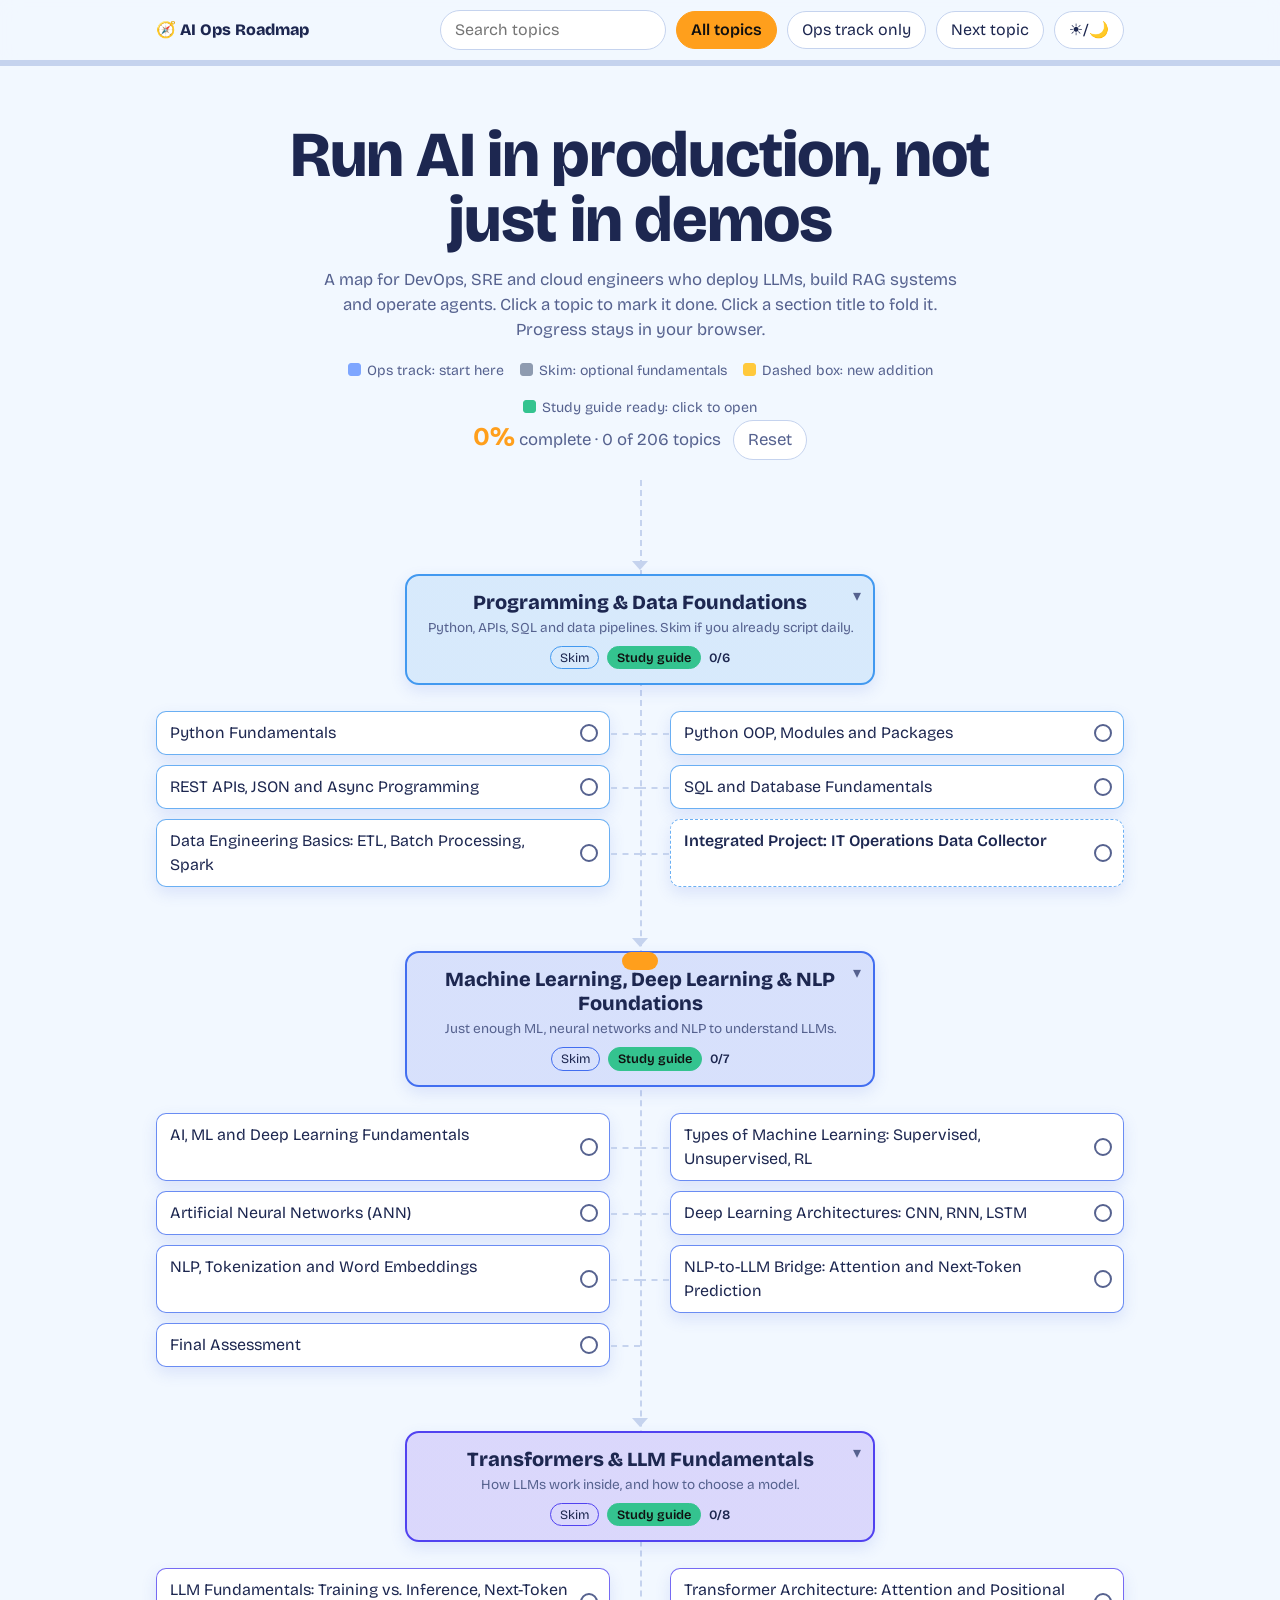
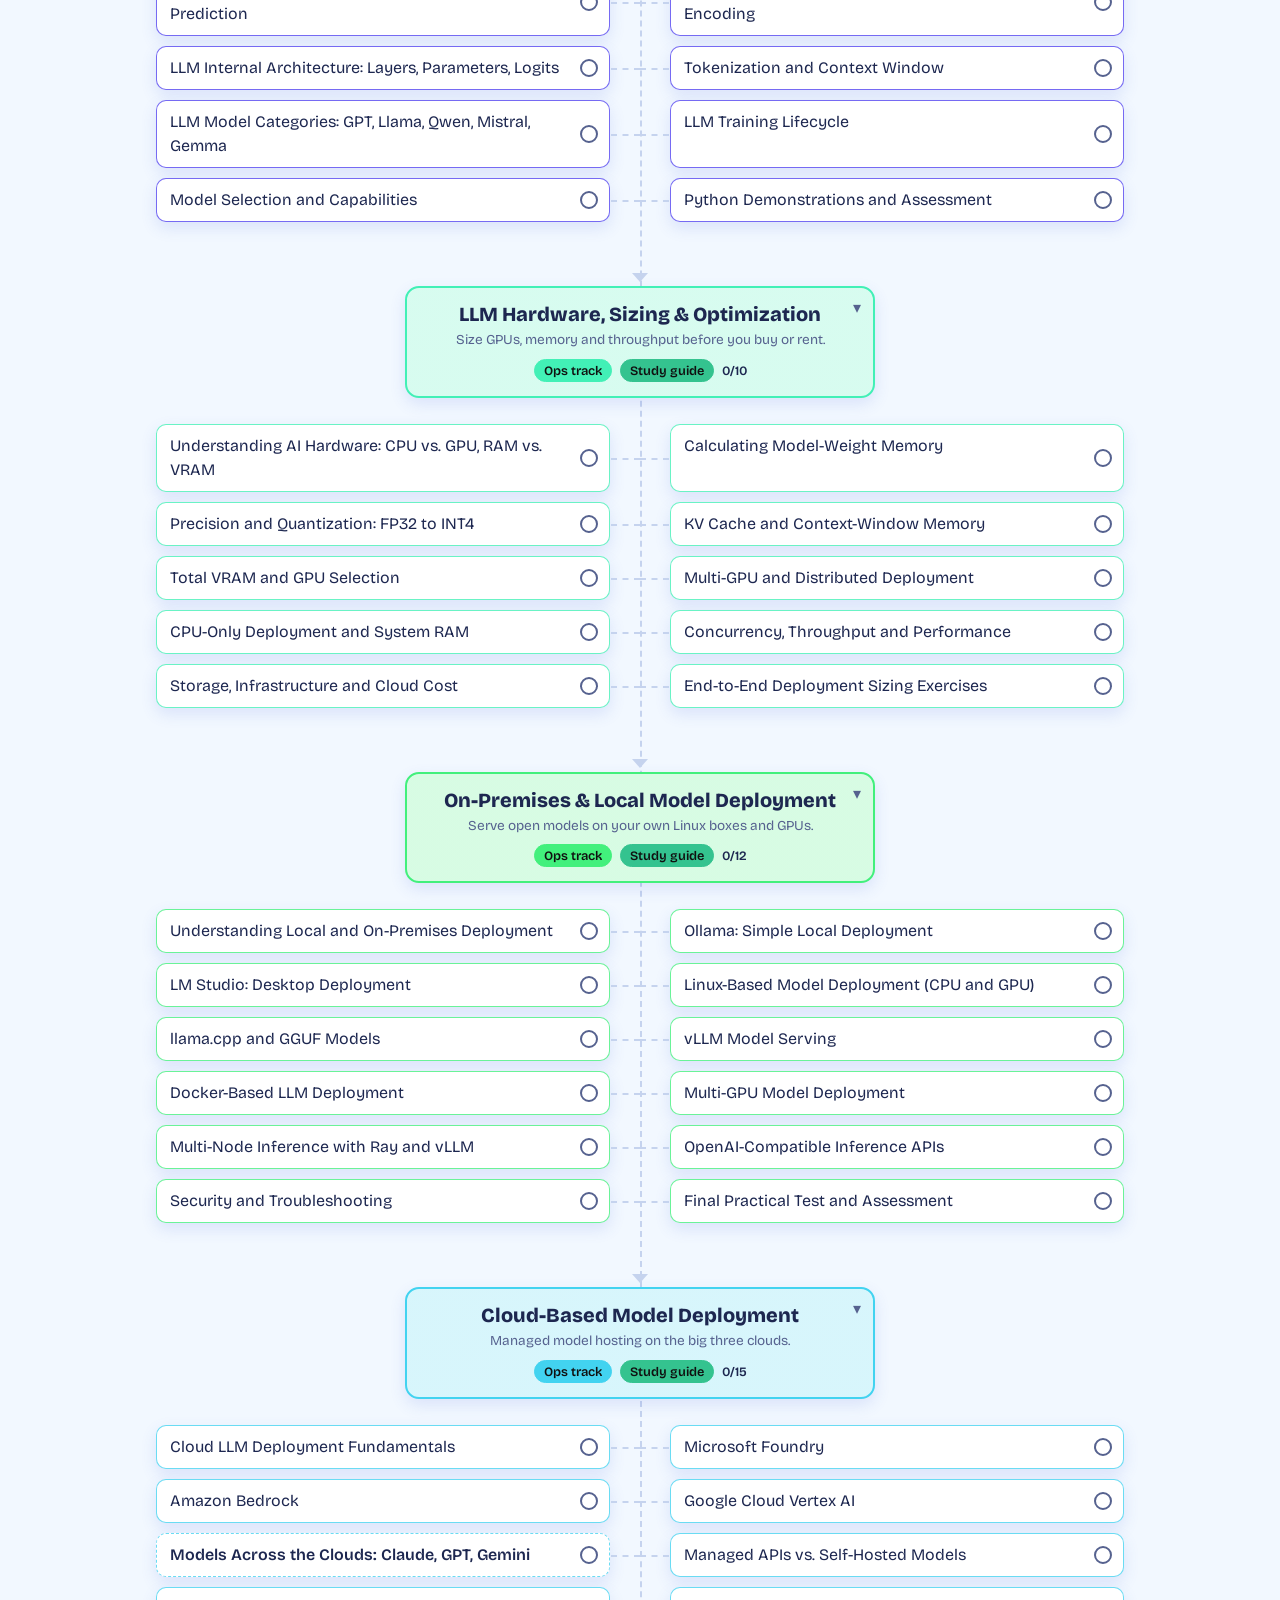
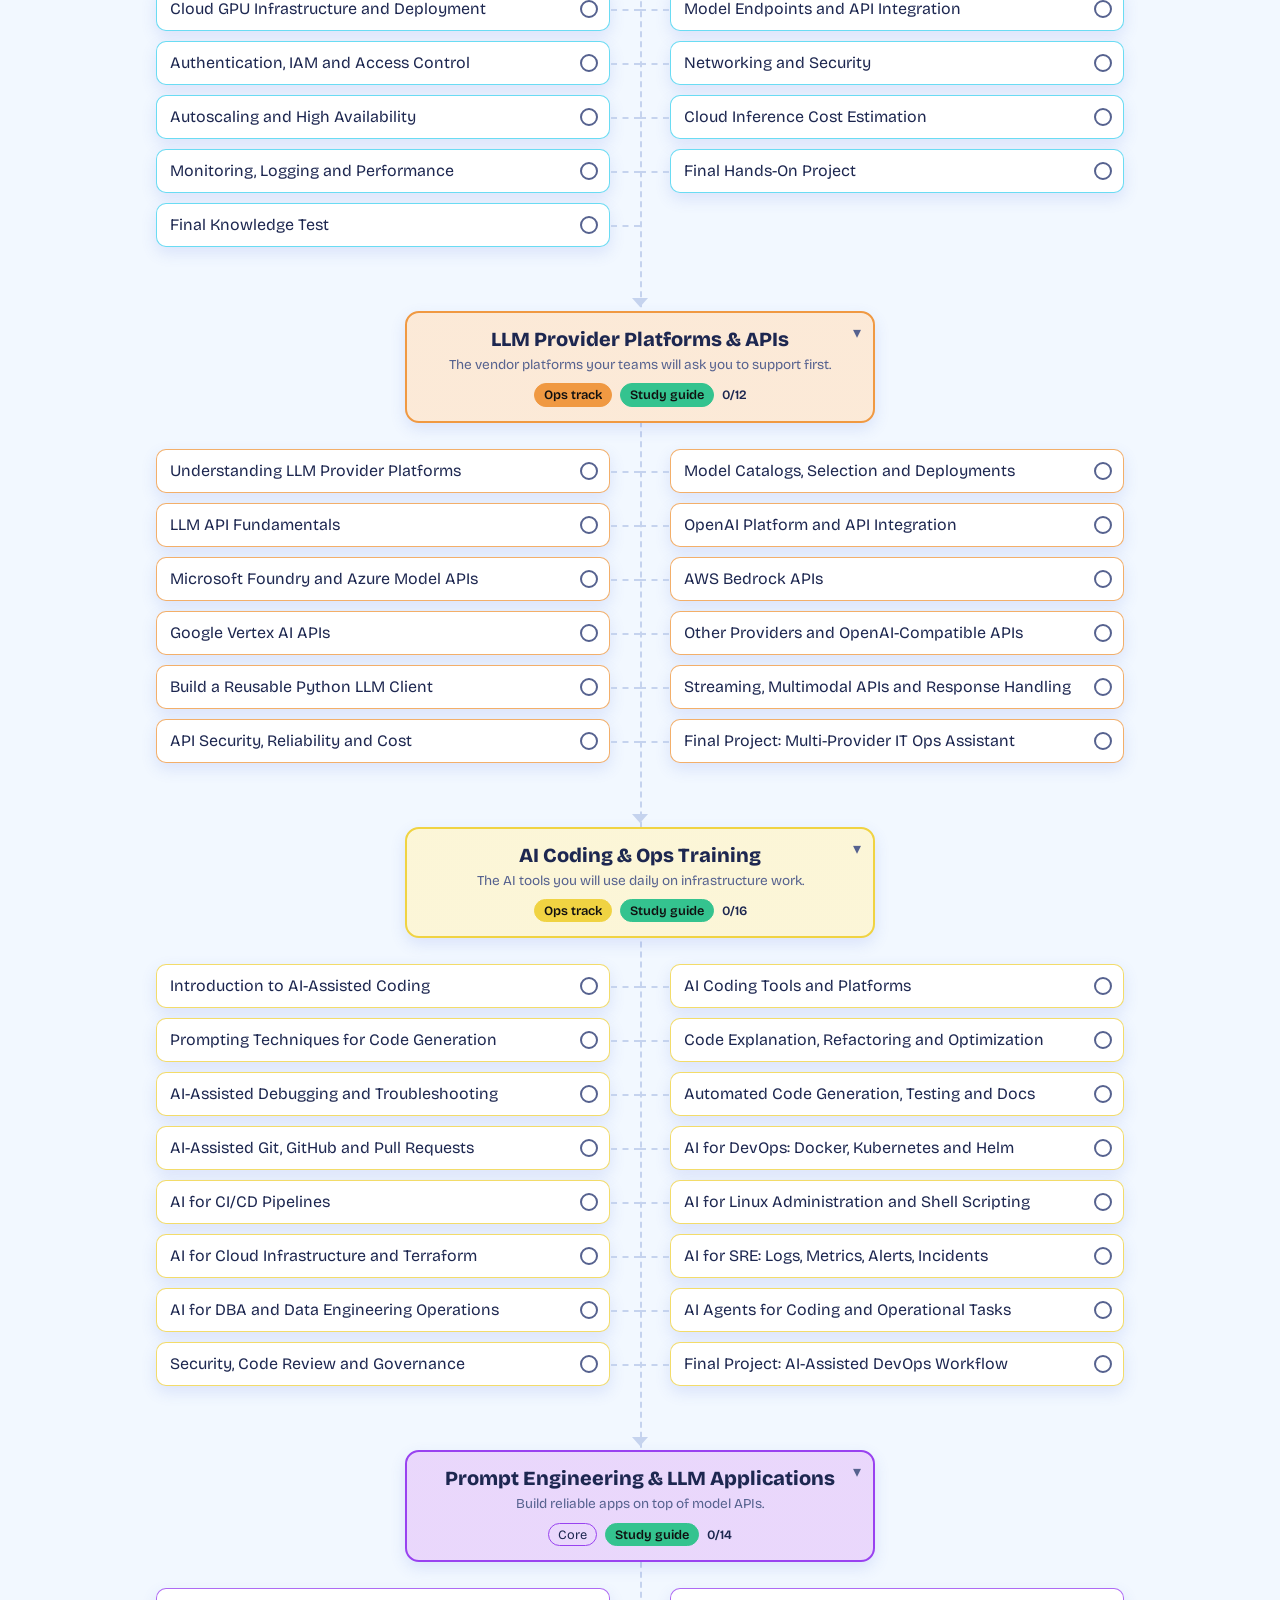
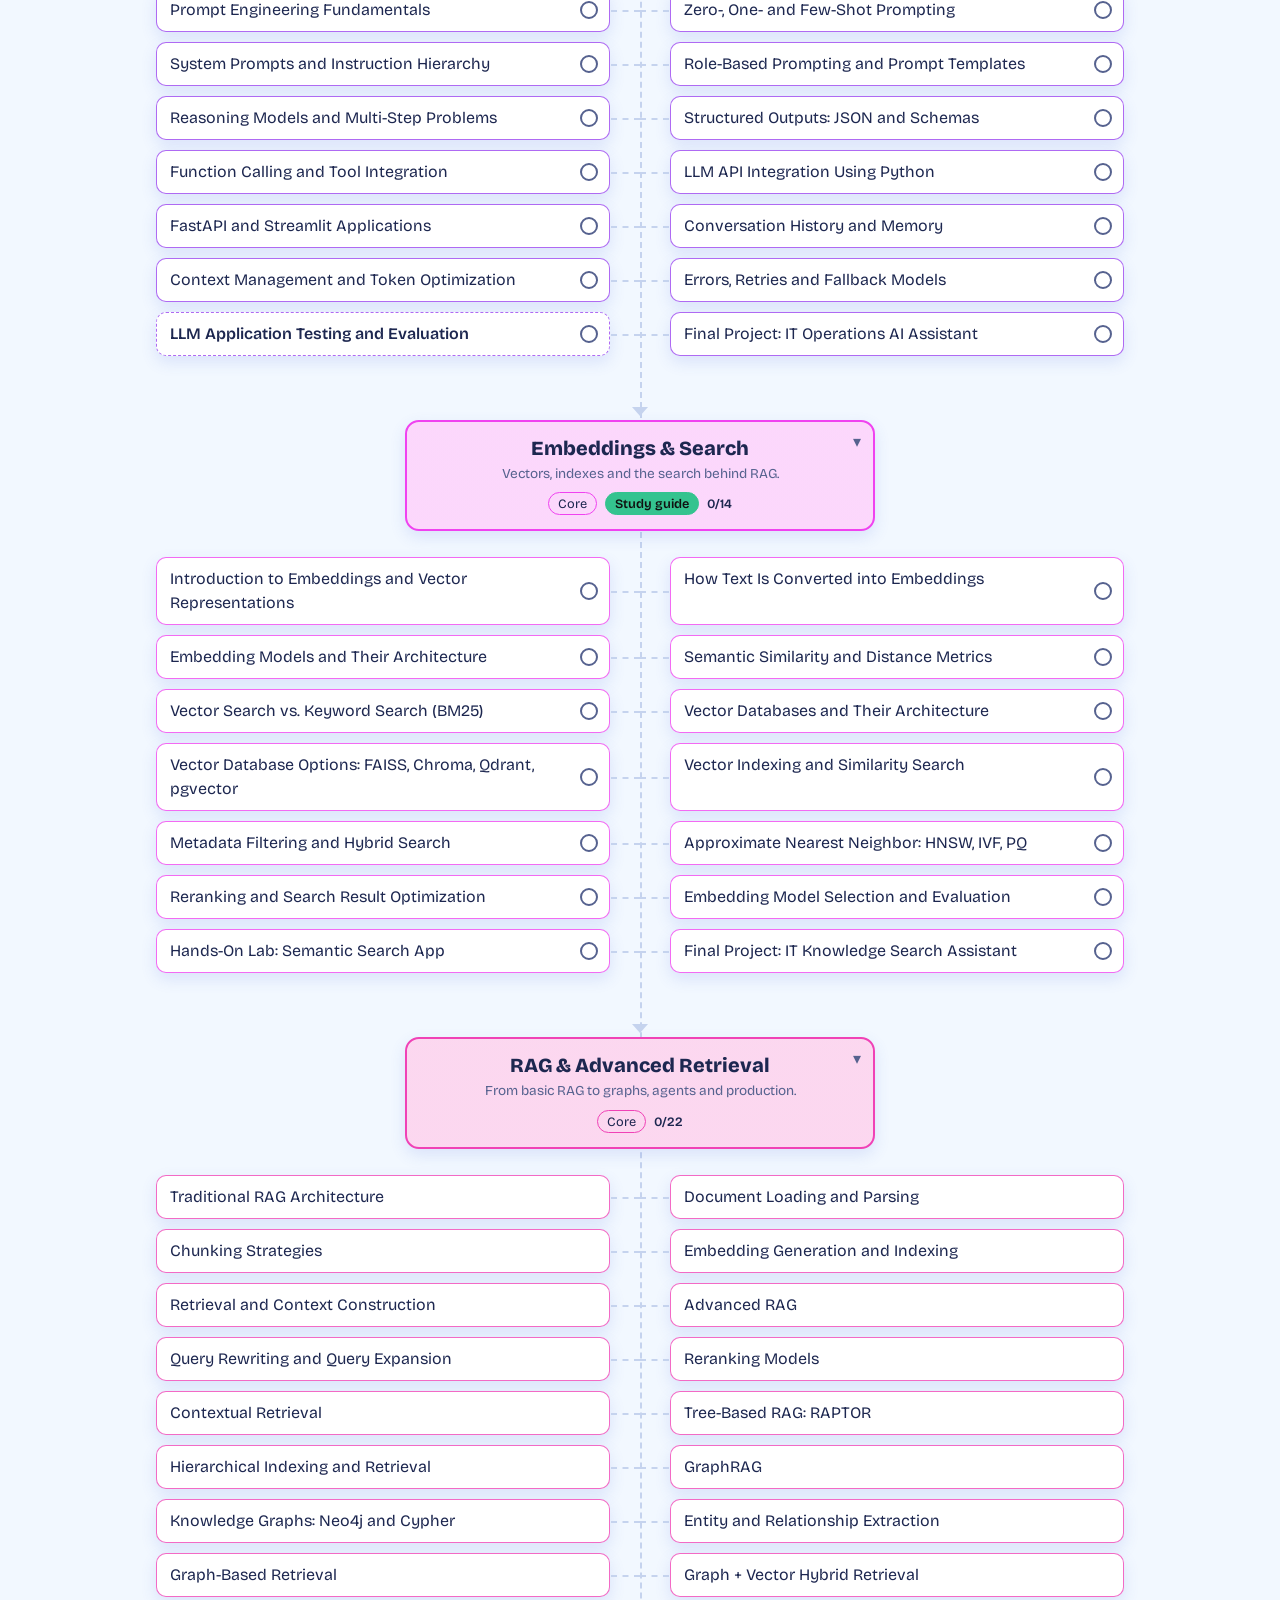
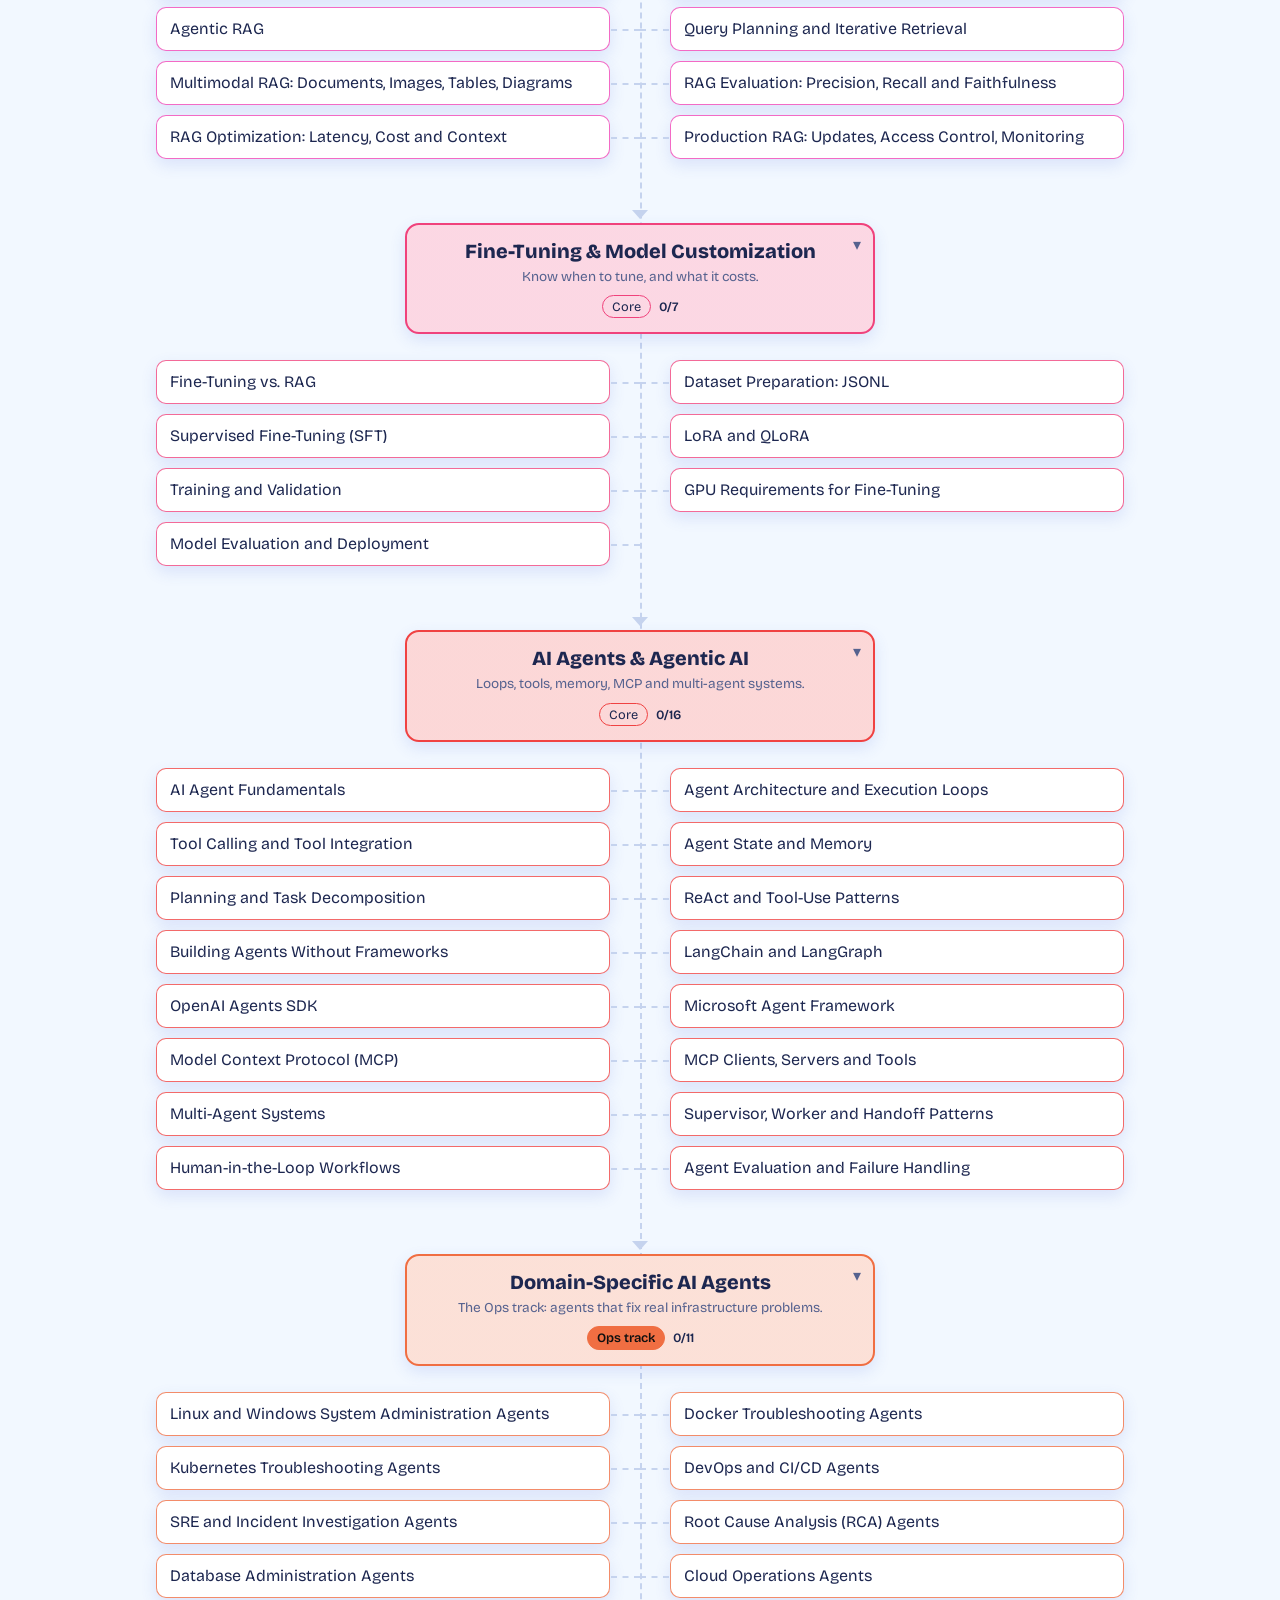
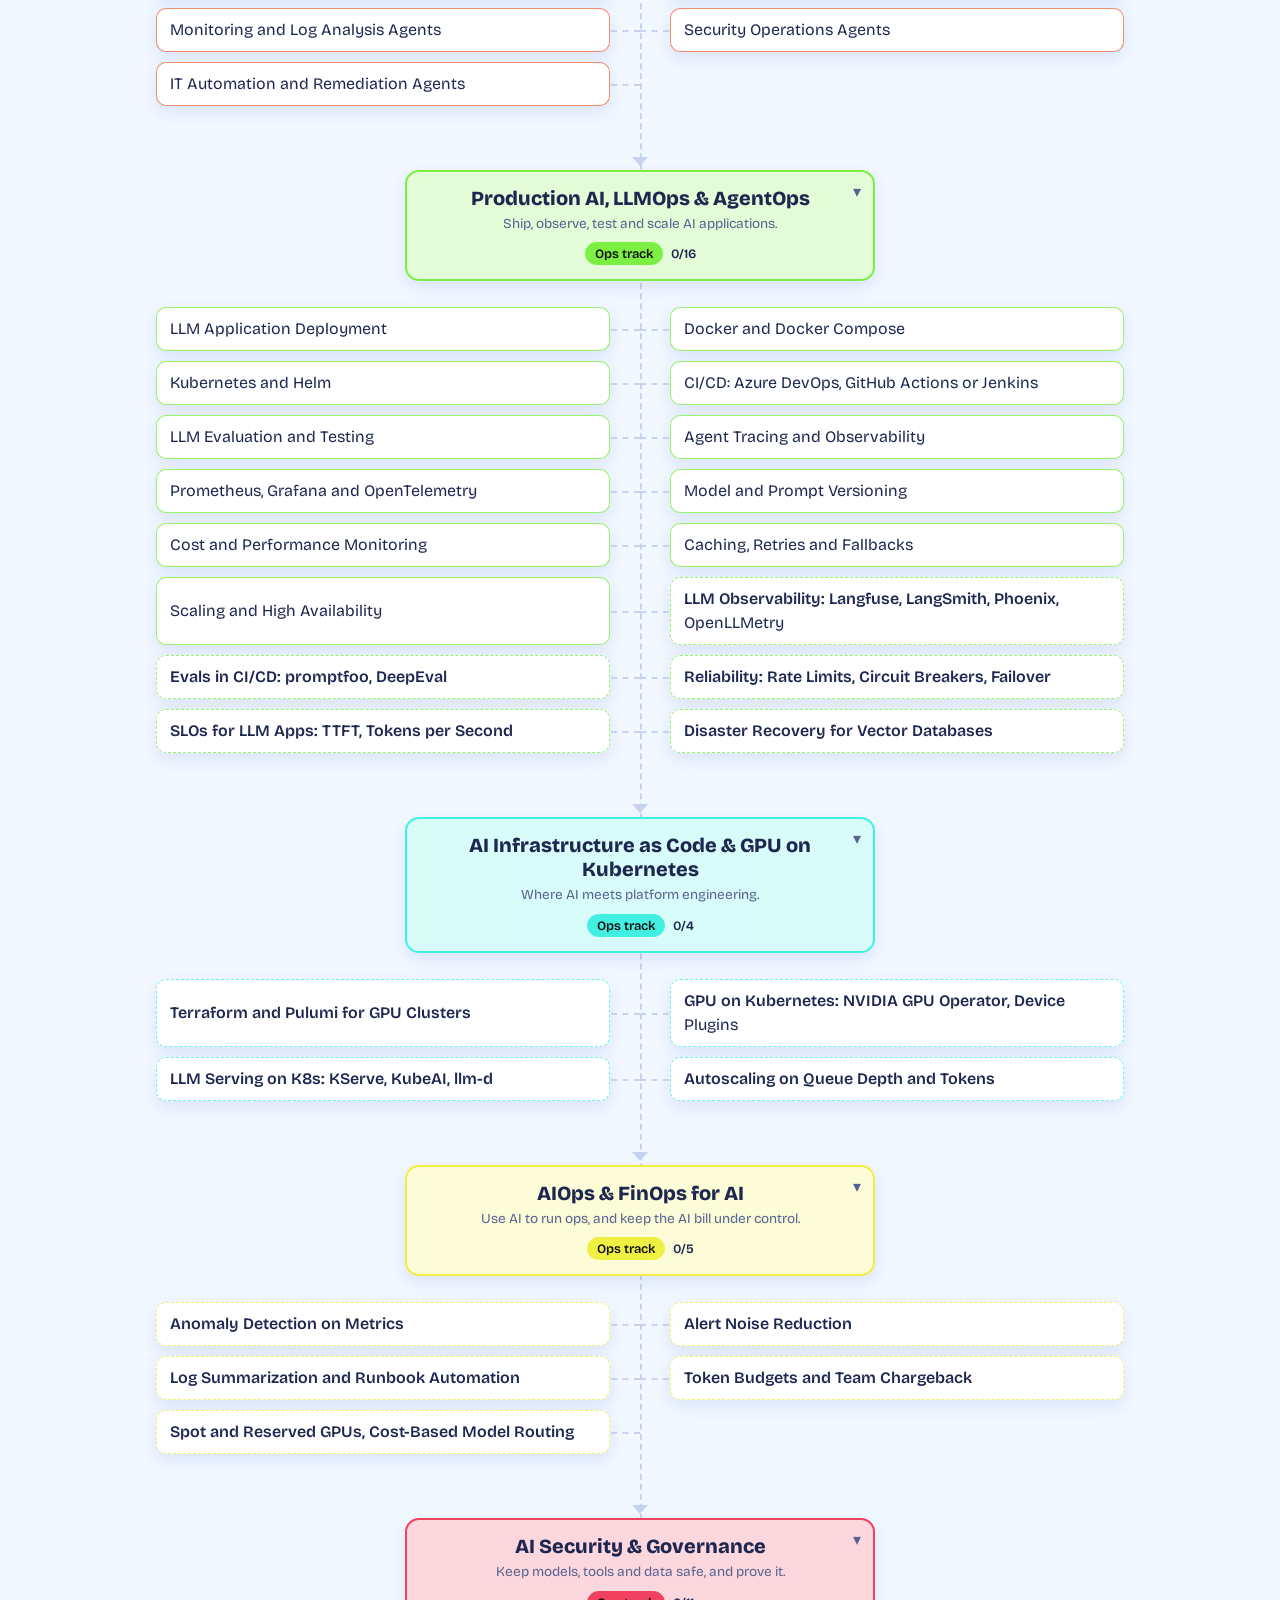
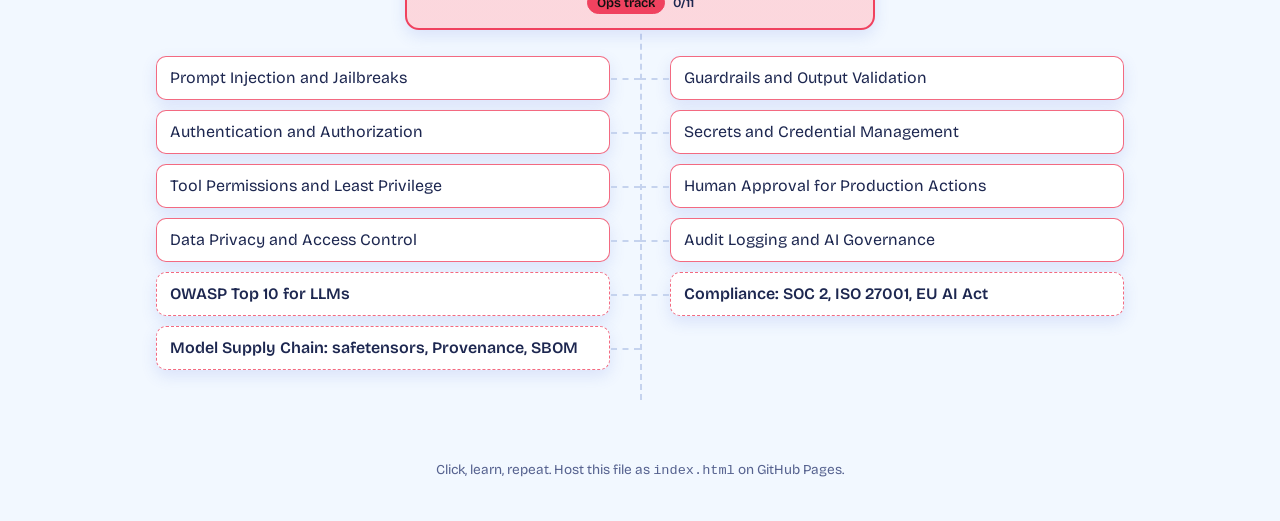
<file: aimaps/index.html>
<!DOCTYPE html>
<html lang="en" data-theme="light">
<head>
<meta charset="utf-8">
<meta name="viewport" content="width=device-width, initial-scale=1">
<title>AI Roadmap for Ops Engineers</title>
<meta name="description" content="Interactive AI roadmap for DevOps, SRE and cloud engineers: run LLMs, RAG and agents in production.">
<link rel="icon" href="data:image/svg+xml,<svg xmlns='http://www.w3.org/2000/svg' viewBox='0 0 100 100'><text y='.9em' font-size='90'>🧭</text></svg>">
<link rel="preconnect" href="https://fonts.googleapis.com">
<link href="https://fonts.googleapis.com/css2?family=Bricolage+Grotesque:opsz,wght@12..96,400;12..96,600;12..96,800&display=swap" rel="stylesheet">
<style>
:root{--bg:#1a1640;--panel:#272160;--tx:#f4f1ff;--mu:#b9b3e6;--ln:#4d4596;--ac:#ffc93c;--sh:0 6px 18px #0005}
[data-theme=light]{--bg:#f2f8ff;--panel:#fff;--tx:#1d2750;--mu:#56628f;--ln:#c5d3ee;--ac:#ff9f1c;--sh:0 6px 16px #3b5bdb22}
*{box-sizing:border-box}
html{scroll-behavior:smooth;scroll-padding-top:90px}
body{margin:0;background-image:radial-gradient(circle at 10% 0,color-mix(in srgb,var(--ac) 22%,transparent),transparent 42%),radial-gradient(circle at 92% 8%,color-mix(in srgb,#4dabf7 22%,transparent),transparent 42%);background-attachment:fixed;background:var(--bg);color:var(--tx);font:400 16px/1.5 "Bricolage Grotesque",system-ui,sans-serif;transition:background .3s}
button{font:inherit;color:inherit;cursor:pointer}
button:focus-visible,input:focus-visible{outline:3px solid var(--ac);outline-offset:2px}
.bar{position:sticky;top:0;z-index:20;background:color-mix(in srgb,var(--bg) 88%,transparent);backdrop-filter:blur(10px);border-bottom:1px solid var(--ln)}
.bar .in{max-width:1000px;margin:auto;padding:10px 16px;display:flex;gap:10px;flex-wrap:wrap;align-items:center}
.bar b{font-weight:800;margin-right:auto}
input{background:var(--panel);border:1px solid var(--ln);color:var(--tx);border-radius:999px;padding:7px 14px;min-width:170px;font:inherit}
.pill{background:var(--panel);border:1px solid var(--ln);border-radius:999px;padding:6px 14px}
.pill[aria-pressed=true]{background:var(--ac);border-color:var(--ac);color:#101010;font-weight:600}
#prog{height:5px;background:var(--ln)}#prog i{display:block;height:100%;width:0;background:var(--ac);transition:width .4s}
header.hero{max-width:820px;margin:56px auto 20px;padding:0 20px;text-align:center}
h1{font-size:clamp(2.2rem,6vw,4rem);line-height:1.02;margin:0 0 14px;font-weight:800;letter-spacing:-.02em}
.hero p{color:var(--mu);max-width:60ch;margin:0 auto 18px;font-size:1.05rem}
.legend{display:flex;gap:16px;justify-content:center;flex-wrap:wrap;font-size:.88rem;color:var(--mu)}
.legend span::before{content:"";display:inline-block;width:11px;height:11px;border-radius:3px;margin-right:6px;vertical-align:-1px;background:var(--c);border:1.5px solid var(--c)}
.stat{font-size:1.1rem;margin:22px 0 0}.stat b{color:var(--ac);font-size:1.6rem}
#road{position:relative;max-width:1000px;margin:0 auto;padding:30px 16px 90px}
#road::before{content:"";position:absolute;top:0;bottom:60px;left:50%;border-left:2px dashed var(--ln)}
.sec{position:relative;margin-top:64px}
.sec[hidden],.n[hidden]{display:none}
.sh{position:relative;z-index:1;display:block;width:min(470px,100%);margin:0 auto;text-align:center;padding:14px 18px;border-radius:14px;border:2px solid hsl(var(--h) 85% 60%);background:linear-gradient(hsl(var(--h) 85% 58%/.2),hsl(var(--h) 85% 58%/.2)),var(--panel);box-shadow:var(--sh);transition:transform .2s}
.sh:hover{transform:translateY(-2px)}
.sh::before{content:"";position:absolute;top:-15px;left:50%;margin-left:-8px;border:8px solid transparent;border-top:9px solid var(--ln);border-bottom:0}
.sh b{display:block;font-size:1.25rem;font-weight:800;line-height:1.2}
.sh small{display:block;color:var(--mu);font-size:.85rem;margin:4px 0 8px}
.meta{display:flex;gap:8px;justify-content:center;align-items:center;font-size:.8rem}
.tag{font-style:normal;padding:1px 9px;border-radius:99px;border:1px solid hsl(var(--h) 85% 60%)}
.tag.ops{background:hsl(var(--h) 85% 60%);color:#101010;font-weight:600}
.cnt{font-style:normal;font-weight:600}
.sh::after{content:"▾";position:absolute;right:12px;top:8px;color:var(--mu);transition:transform .2s}
.closed .sh::after{transform:rotate(90deg)}.closed .items{display:none}
.items{display:grid;grid-template-columns:1fr 1fr;gap:10px 60px;margin-top:26px}
.n{position:relative;text-align:left;padding:9px 13px;border-radius:10px;background:var(--panel);border:1.5px solid hsl(var(--h) 85% 58%/.75);transition:.2s;box-shadow:var(--sh)}
.n:hover{border-color:hsl(var(--h) 90% 55%);transform:scale(1.02)}
.n::before,.n::after{content:"";position:absolute;top:50%;width:29px;border-top:2px dashed var(--ln)}
.n:nth-child(odd)::after{right:-31px}.n:nth-child(odd)::before{display:none}
.n:nth-child(even)::before{left:-31px}.n:nth-child(even)::after{display:none}
.n.new::first-line{font-weight:600}
.n.new{border-style:dashed}
a.n{display:block;color:inherit;text-decoration:none;padding-right:40px}
.ck{position:absolute;right:11px;top:50%;margin-top:-9px;width:18px;height:18px;border-radius:50%;border:2px solid var(--mu);display:grid;place-items:center;font-size:11px;color:#1d2750}
.n.on .ck{background:#fff;border-color:#fff}.n.on .ck::after{content:"✓"}
.tag.gd{background:#34c38f;border-color:#34c38f;color:#101010;font-weight:600}
.n.on{background:hsl(var(--h) 75% 45%);border-color:hsl(var(--h) 75% 45%);color:#fff;text-decoration:line-through;text-decoration-color:#fff8}
.n.on::marker{content:""}
#toast{position:fixed;bottom:20px;left:50%;transform:translate(-50%,90px);background:var(--ac);color:#101010;padding:9px 18px;border-radius:99px;font-weight:600;transition:transform .35s;z-index:30}
#toast.show{transform:translate(-50%,0)}
footer{text-align:center;color:var(--mu);font-size:.85rem;padding:0 16px 40px}
@media(max-width:700px){
#road::before{left:22px}
.sh{margin-left:44px;width:calc(100% - 44px);text-align:left}.meta{justify-content:flex-start}
.sh::before{left:-23px;top:50%;margin-top:-8px;border:8px solid transparent;border-left:9px solid var(--ln);border-right:0}
.items{grid-template-columns:1fr;padding-left:44px;gap:10px}
.n:nth-child(n)::before{display:block;left:-23px;width:21px}.n:nth-child(n)::after{display:none}
}
@media(prefers-reduced-motion:reduce){*{transition:none!important;scroll-behavior:auto!important}}
</style>
</head>
<body>
<div class="bar"><div class="in">
<b>🧭 AI Ops Roadmap</b>
<input id="q" type="search" placeholder="Search topics" aria-label="Search topics">
<button class="pill" id="f-all" aria-pressed="true">All topics</button>
<button class="pill" id="f-ops" aria-pressed="false">Ops track only</button>
<button class="pill" id="next">Next topic</button>
<button class="pill" id="theme" aria-label="Toggle theme">☀/🌙</button>
</div><div id="prog"><i></i></div></div>

<header class="hero">
<h1>Run AI in production, not just in demos</h1>
<p>A map for DevOps, SRE and cloud engineers who deploy LLMs, build RAG systems and operate agents. Click a topic to mark it done. Click a section title to fold it. Progress stays in your browser.</p>
<div class="legend"><span style="--c:#7ea6ff">Ops track: start here</span><span style="--c:#8e9bb0">Skim: optional fundamentals</span><span style="--c:#ffc93c">Dashed box: new addition</span><span style="--c:#34c38f">Study guide ready: click to open</span></div>
<p class="stat"><b id="pct">0%</b> complete · <span id="dn">0</span> of <span id="tt">0</span> topics <button class="pill" id="reset" style="margin-left:8px">Reset</button></p>
</header>

<main id="road"></main>
<footer>Click, learn, repeat. Host this file as <code>index.html</code> on GitHub Pages.</footer>
<div id="toast" role="status"></div>

<script>
const S=[
{t:"Programming & Data Foundations",k:"skim",h:210,link:"section-1-foundations.html",sk:"aiops-s1",mc:[8,6,6,6,9,3],d:"Python, APIs, SQL and data pipelines. Skim if you already script daily.",i:["Python Fundamentals","Python OOP, Modules and Packages","REST APIs, JSON and Async Programming","SQL and Database Fundamentals","Data Engineering Basics: ETL, Batch Processing, Spark","+Integrated Project: IT Operations Data Collector"]},
{t:"Machine Learning, Deep Learning & NLP Foundations",k:"skim",h:225,link:"section-2-ml-nlp.html",sk:"aiops-s2",mc:[5,4,8,6,7,6,2],d:"Just enough ML, neural networks and NLP to understand LLMs.",i:["AI, ML and Deep Learning Fundamentals","Types of Machine Learning: Supervised, Unsupervised, RL","Artificial Neural Networks (ANN)","Deep Learning Architectures: CNN, RNN, LSTM","NLP, Tokenization and Word Embeddings","NLP-to-LLM Bridge: Attention and Next-Token Prediction","Final Assessment"]},
{t:"Transformers & LLM Fundamentals",k:"skim",h:245,link:"section-3-llm-fundamentals.html",sk:"aiops-s3",mc:[4,4,4,4,3,4,4,3],d:"How LLMs work inside, and how to choose a model.",i:["LLM Fundamentals: Training vs. Inference, Next-Token Prediction","Transformer Architecture: Attention and Positional Encoding","LLM Internal Architecture: Layers, Parameters, Logits","Tokenization and Context Window","LLM Model Categories: GPT, Llama, Qwen, Mistral, Gemma","LLM Training Lifecycle","Model Selection and Capabilities","Python Demonstrations and Assessment"]},
{t:"LLM Hardware, Sizing & Optimization",k:"ops",h:160,link:"section-4-hardware-sizing.html",sk:"aiops-s4",mc:[3,4,4,5,3,4,3,3,3,4],d:"Size GPUs, memory and throughput before you buy or rent.",i:["Understanding AI Hardware: CPU vs. GPU, RAM vs. VRAM","Calculating Model-Weight Memory","Precision and Quantization: FP32 to INT4","KV Cache and Context-Window Memory","Total VRAM and GPU Selection","Multi-GPU and Distributed Deployment","CPU-Only Deployment and System RAM","Concurrency, Throughput and Performance","Storage, Infrastructure and Cloud Cost","End-to-End Deployment Sizing Exercises"]},
{t:"On-Premises & Local Model Deployment",k:"ops",h:140,link:"section-5-local-deployment.html",sk:"aiops-s5",mc:[3,5,5,4,4,6,4,4,4,4,2,4],d:"Serve open models on your own Linux boxes and GPUs.",i:["Understanding Local and On-Premises Deployment","Ollama: Simple Local Deployment","LM Studio: Desktop Deployment","Linux-Based Model Deployment (CPU and GPU)","llama.cpp and GGUF Models","vLLM Model Serving","Docker-Based LLM Deployment","Multi-GPU Model Deployment","Multi-Node Inference with Ray and vLLM","OpenAI-Compatible Inference APIs","Security and Troubleshooting","Final Practical Test and Assessment"]},
{t:"Cloud-Based Model Deployment",k:"ops",h:190,link:"section-6-cloud-deployment.html",sk:"aiops-s6",mc:[3,6,6,5,4,3,3,3,3,3,3,4,3,5,1],d:"Managed model hosting on the big three clouds.",i:["Cloud LLM Deployment Fundamentals","Microsoft Foundry","Amazon Bedrock","Google Cloud Vertex AI","+Models Across the Clouds: Claude, GPT, Gemini","Managed APIs vs. Self-Hosted Models","Cloud GPU Infrastructure and Deployment","Model Endpoints and API Integration","Authentication, IAM and Access Control","Networking and Security","Autoscaling and High Availability","Cloud Inference Cost Estimation","Monitoring, Logging and Performance","Final Hands-On Project","Final Knowledge Test"]},
{t:"LLM Provider Platforms & APIs",k:"ops",h:30,link:"section-7-provider-apis.html",sk:"aiops-s7",mc:[4,4,6,6,6,5,5,4,3,4,4,4],d:"The vendor platforms your teams will ask you to support first.",i:["Understanding LLM Provider Platforms","Model Catalogs, Selection and Deployments","LLM API Fundamentals","OpenAI Platform and API Integration","Microsoft Foundry and Azure Model APIs","AWS Bedrock APIs","Google Vertex AI APIs","Other Providers and OpenAI-Compatible APIs","Build a Reusable Python LLM Client","Streaming, Multimodal APIs and Response Handling","API Security, Reliability and Cost","Final Project: Multi-Provider IT Ops Assistant"]},
{t:"AI Coding & Ops Training",k:"ops",h:50,link:"section-8-ai-coding-ops.html",sk:"aiops-s8",mc:[3,4,4,4,4,4,4,5,4,4,5,5,4,5,4,6],d:"The AI tools you will use daily on infrastructure work.",i:["Introduction to AI-Assisted Coding","AI Coding Tools and Platforms","Prompting Techniques for Code Generation","Code Explanation, Refactoring and Optimization","AI-Assisted Debugging and Troubleshooting","Automated Code Generation, Testing and Docs","AI-Assisted Git, GitHub and Pull Requests","AI for DevOps: Docker, Kubernetes and Helm","AI for CI/CD Pipelines","AI for Linux Administration and Shell Scripting","AI for Cloud Infrastructure and Terraform","AI for SRE: Logs, Metrics, Alerts, Incidents","AI for DBA and Data Engineering Operations","AI Agents for Coding and Operational Tasks","Security, Code Review and Governance","Final Project: AI-Assisted DevOps Workflow"]},
{t:"Prompt Engineering & LLM Applications",k:"core",h:270,link:"section-9-prompt-apps.html",sk:"aiops-s9",mc:[4,4,4,4,4,4,6,6,6,3,3,3,4,8],d:"Build reliable apps on top of model APIs.",i:["Prompt Engineering Fundamentals","Zero-, One- and Few-Shot Prompting","System Prompts and Instruction Hierarchy","Role-Based Prompting and Prompt Templates","Reasoning Models and Multi-Step Problems","Structured Outputs: JSON and Schemas","Function Calling and Tool Integration","LLM API Integration Using Python","FastAPI and Streamlit Applications","Conversation History and Memory","Context Management and Token Optimization","Errors, Retries and Fallback Models","+LLM Application Testing and Evaluation","Final Project: IT Operations AI Assistant"]},
{t:"Embeddings & Search",k:"core",h:300,link:"section-10-embeddings-search.html",sk:"aiops-s10",mc:[4,4,4,4,4,4,5,4,6,4,4,4,4,8],d:"Vectors, indexes and the search behind RAG.",i:["Introduction to Embeddings and Vector Representations","How Text Is Converted into Embeddings","Embedding Models and Their Architecture","Semantic Similarity and Distance Metrics","Vector Search vs. Keyword Search (BM25)","Vector Databases and Their Architecture","Vector Database Options: FAISS, Chroma, Qdrant, pgvector","Vector Indexing and Similarity Search","Metadata Filtering and Hybrid Search","Approximate Nearest Neighbor: HNSW, IVF, PQ","Reranking and Search Result Optimization","Embedding Model Selection and Evaluation","Hands-On Lab: Semantic Search App","Final Project: IT Knowledge Search Assistant"]},
{t:"RAG & Advanced Retrieval",k:"core",h:320,d:"From basic RAG to graphs, agents and production.",i:["Traditional RAG Architecture","Document Loading and Parsing","Chunking Strategies","Embedding Generation and Indexing","Retrieval and Context Construction","Advanced RAG","Query Rewriting and Query Expansion","Reranking Models","Contextual Retrieval","Tree-Based RAG: RAPTOR","Hierarchical Indexing and Retrieval","GraphRAG","Knowledge Graphs: Neo4j and Cypher","Entity and Relationship Extraction","Graph-Based Retrieval","Graph + Vector Hybrid Retrieval","Agentic RAG","Query Planning and Iterative Retrieval","Multimodal RAG: Documents, Images, Tables, Diagrams","RAG Evaluation: Precision, Recall and Faithfulness","RAG Optimization: Latency, Cost and Context","Production RAG: Updates, Access Control, Monitoring"]},
{t:"Fine-Tuning & Model Customization",k:"core",h:340,d:"Know when to tune, and what it costs.",i:["Fine-Tuning vs. RAG","Dataset Preparation: JSONL","Supervised Fine-Tuning (SFT)","LoRA and QLoRA","Training and Validation","GPU Requirements for Fine-Tuning","Model Evaluation and Deployment"]},
{t:"AI Agents & Agentic AI",k:"core",h:0,d:"Loops, tools, memory, MCP and multi-agent systems.",i:["AI Agent Fundamentals","Agent Architecture and Execution Loops","Tool Calling and Tool Integration","Agent State and Memory","Planning and Task Decomposition","ReAct and Tool-Use Patterns","Building Agents Without Frameworks","LangChain and LangGraph","OpenAI Agents SDK","Microsoft Agent Framework","Model Context Protocol (MCP)","MCP Clients, Servers and Tools","Multi-Agent Systems","Supervisor, Worker and Handoff Patterns","Human-in-the-Loop Workflows","Agent Evaluation and Failure Handling"]},
{t:"Domain-Specific AI Agents",k:"ops",h:15,d:"The Ops track: agents that fix real infrastructure problems.",i:["Linux and Windows System Administration Agents","Docker Troubleshooting Agents","Kubernetes Troubleshooting Agents","DevOps and CI/CD Agents","SRE and Incident Investigation Agents","Root Cause Analysis (RCA) Agents","Database Administration Agents","Cloud Operations Agents","Monitoring and Log Analysis Agents","Security Operations Agents","IT Automation and Remediation Agents"]},
{t:"Production AI, LLMOps & AgentOps",k:"ops",h:100,d:"Ship, observe, test and scale AI applications.",i:["LLM Application Deployment","Docker and Docker Compose","Kubernetes and Helm","CI/CD: Azure DevOps, GitHub Actions or Jenkins","LLM Evaluation and Testing","Agent Tracing and Observability","Prometheus, Grafana and OpenTelemetry","Model and Prompt Versioning","Cost and Performance Monitoring","Caching, Retries and Fallbacks","Scaling and High Availability","+LLM Observability: Langfuse, LangSmith, Phoenix, OpenLLMetry","+Evals in CI/CD: promptfoo, DeepEval","+Reliability: Rate Limits, Circuit Breakers, Failover","+SLOs for LLM Apps: TTFT, Tokens per Second","+Disaster Recovery for Vector Databases"]},
{t:"AI Infrastructure as Code & GPU on Kubernetes",k:"ops",h:175,d:"Where AI meets platform engineering.",i:["+Terraform and Pulumi for GPU Clusters","+GPU on Kubernetes: NVIDIA GPU Operator, Device Plugins","+LLM Serving on K8s: KServe, KubeAI, llm-d","+Autoscaling on Queue Depth and Tokens"]},
{t:"AIOps & FinOps for AI",k:"ops",h:60,d:"Use AI to run ops, and keep the AI bill under control.",i:["+Anomaly Detection on Metrics","+Alert Noise Reduction","+Log Summarization and Runbook Automation","+Token Budgets and Team Chargeback","+Spot and Reserved GPUs, Cost-Based Model Routing"]},
{t:"AI Security & Governance",k:"ops",h:350,d:"Keep models, tools and data safe, and prove it.",i:["Prompt Injection and Jailbreaks","Guardrails and Output Validation","Authentication and Authorization","Secrets and Credential Management","Tool Permissions and Least Privilege","Human Approval for Production Actions","Data Privacy and Access Control","Audit Logging and AI Governance","+OWASP Top 10 for LLMs","+Compliance: SOC 2, ISO 27001, EU AI Act","+Model Supply Chain: safetensors, Provenance, SBOM"]}
];
const $=s=>document.querySelector(s);
let done={},q="",ops=false,theme="dark";
try{done=JSON.parse(localStorage.getItem("aiops-done")||"{}");theme=localStorage.getItem("aiops-theme")||"light"}catch(e){}
const save=()=>{try{localStorage.setItem("aiops-done",JSON.stringify(done))}catch(e){}};
document.documentElement.dataset.theme=theme;
const total=S.reduce((a,s)=>a+s.i.length,0);
$("#road").innerHTML=S.map((s,a)=>`<section class="sec" data-a="${a}" style="--h:${s.h}"><button class="sh" aria-expanded="true"><b>${s.t}</b><small>${s.d}</small><span class="meta"><i class="tag ${s.k}">${{ops:"Ops track",skim:"Skim",core:"Core"}[s.k]}</i>${s.link?'<i class="tag gd">Study guide</i>':""}<em class="cnt"></em></span></button><div class="items">${s.i.map((x,b)=>{const n=x[0]=="+",o=s.link?`<a class="n lk${n?" new":""}" data-k="${a}.${b}" href="${s.link}#m${b}">`:`<button class="n${n?" new":""}" data-k="${a}.${b}" aria-pressed="false">`;return o+(n?x.slice(1):x)+(s.link?'<span class="ck" aria-hidden="true"></span></a>':"</button>")}).join("")}</div></section>`).join("");
let toastT;
function toast(m){const t=$("#toast");t.textContent=m;t.classList.add("show");clearTimeout(toastT);toastT=setTimeout(()=>t.classList.remove("show"),2200)}
let P={};
function isDone(a,k){if(S[a].link){const b=+k.split(".")[1],o=P[a]||{};return Array.from({length:S[a].mc[b]},(_,i)=>o["t."+b+"."+i]).every(Boolean)}return !!done[k]}
function refresh(){
 S.forEach((x,i)=>{if(x.sk)try{P[i]=JSON.parse(localStorage.getItem(x.sk)||"{}")}catch(e){P[i]={}}});
 let d=0;
 document.querySelectorAll(".sec").forEach(sec=>{
  const ai=+sec.dataset.a,s=S[ai];let vis=0,sd=0;
  sec.querySelectorAll(".n").forEach(n=>{
   const on=isDone(ai,n.dataset.k);if(on)sd++;
   n.classList.toggle("on",on);if(n.tagName=="BUTTON")n.setAttribute("aria-pressed",on);
   const ok=(!ops||s.k=="ops")&&(!q||(n.textContent+" "+s.t).toLowerCase().includes(q));
   n.hidden=!ok;if(ok)vis++;
  });
  d+=sd;sec.hidden=!vis;
  sec.querySelector(".cnt").textContent=sd+"/"+s.i.length+(sd==s.i.length?" ✓":"");
 });
 const p=Math.round(d/total*100);
 $("#pct").textContent=p+"%";$("#dn").textContent=d;$("#tt").textContent=total;$("#prog i").style.width=p+"%";
}
$("#road").addEventListener("click",e=>{
 const n=e.target.closest("button.n"),h=e.target.closest(".sh");
 if(n){const k=n.dataset.k;done[k]?delete done[k]:done[k]=1;save();refresh();
  const a=+k.split(".")[0];if(S[a].i.every((_,b)=>done[a+"."+b])&&done[k])toast("🎉 Finished: "+S[a].t)}
 else if(h){const s=h.parentNode;s.classList.toggle("closed");h.setAttribute("aria-expanded",!s.classList.contains("closed"))}
});
$("#q").addEventListener("input",e=>{q=e.target.value.trim().toLowerCase();refresh()});
function setOps(v){ops=v;$("#f-ops").setAttribute("aria-pressed",v);$("#f-all").setAttribute("aria-pressed",!v);refresh()}
$("#f-all").onclick=()=>setOps(false);$("#f-ops").onclick=()=>setOps(true);
$("#next").onclick=()=>{
 const n=[...document.querySelectorAll(".n")].find(x=>!x.hidden&&!x.classList.contains("on"));
 if(!n){toast("Nothing left in this view");return}
 n.closest(".sec").classList.remove("closed");
 n.scrollIntoView({block:"center",behavior:"smooth"});n.focus({preventScroll:true});
};
$("#theme").onclick=()=>{theme=theme=="dark"?"light":"dark";document.documentElement.dataset.theme=theme;try{localStorage.setItem("aiops-theme",theme)}catch(e){}};
$("#reset").onclick=()=>{if(confirm("Clear all progress?")){done={};save();S.forEach(x=>{if(x.sk)try{localStorage.removeItem(x.sk)}catch(e){}});refresh()}};
addEventListener("pageshow",refresh);addEventListener("focus",refresh);
refresh();
</script>
</body>
</html>
</file>
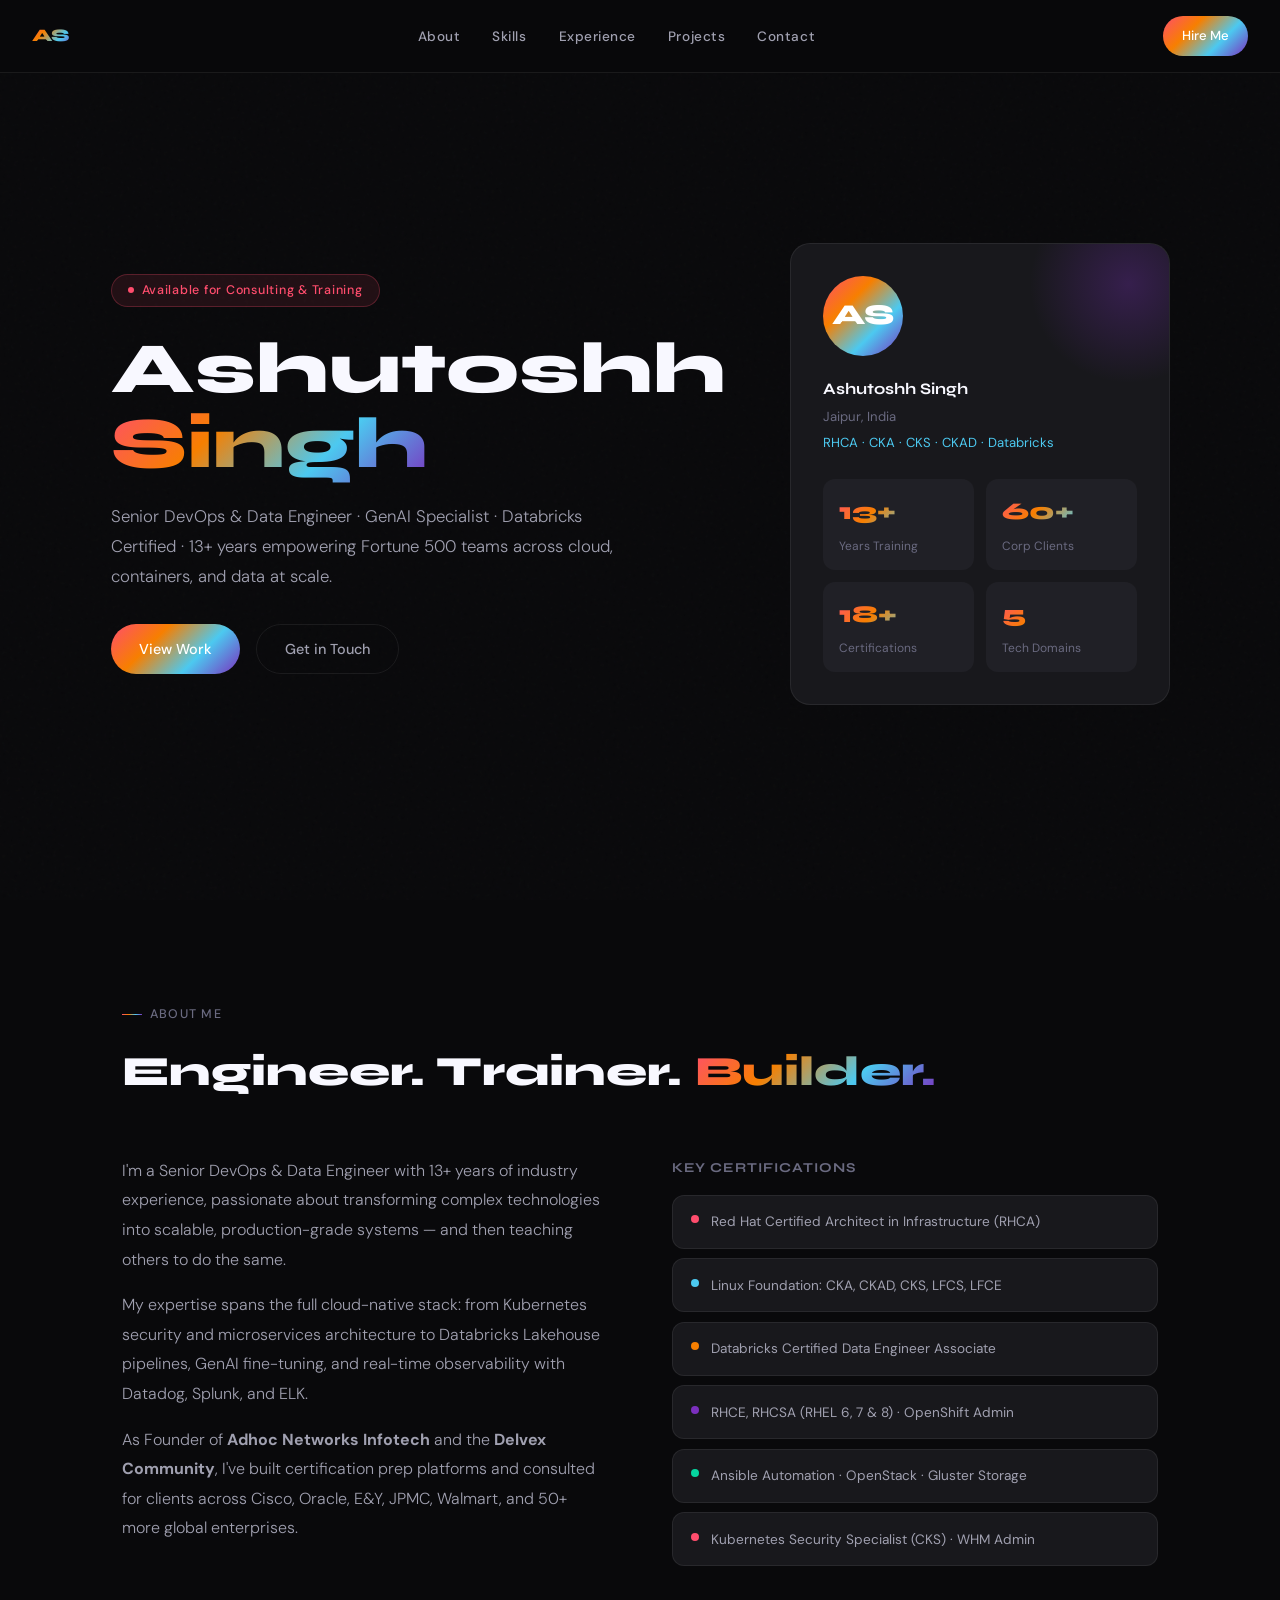
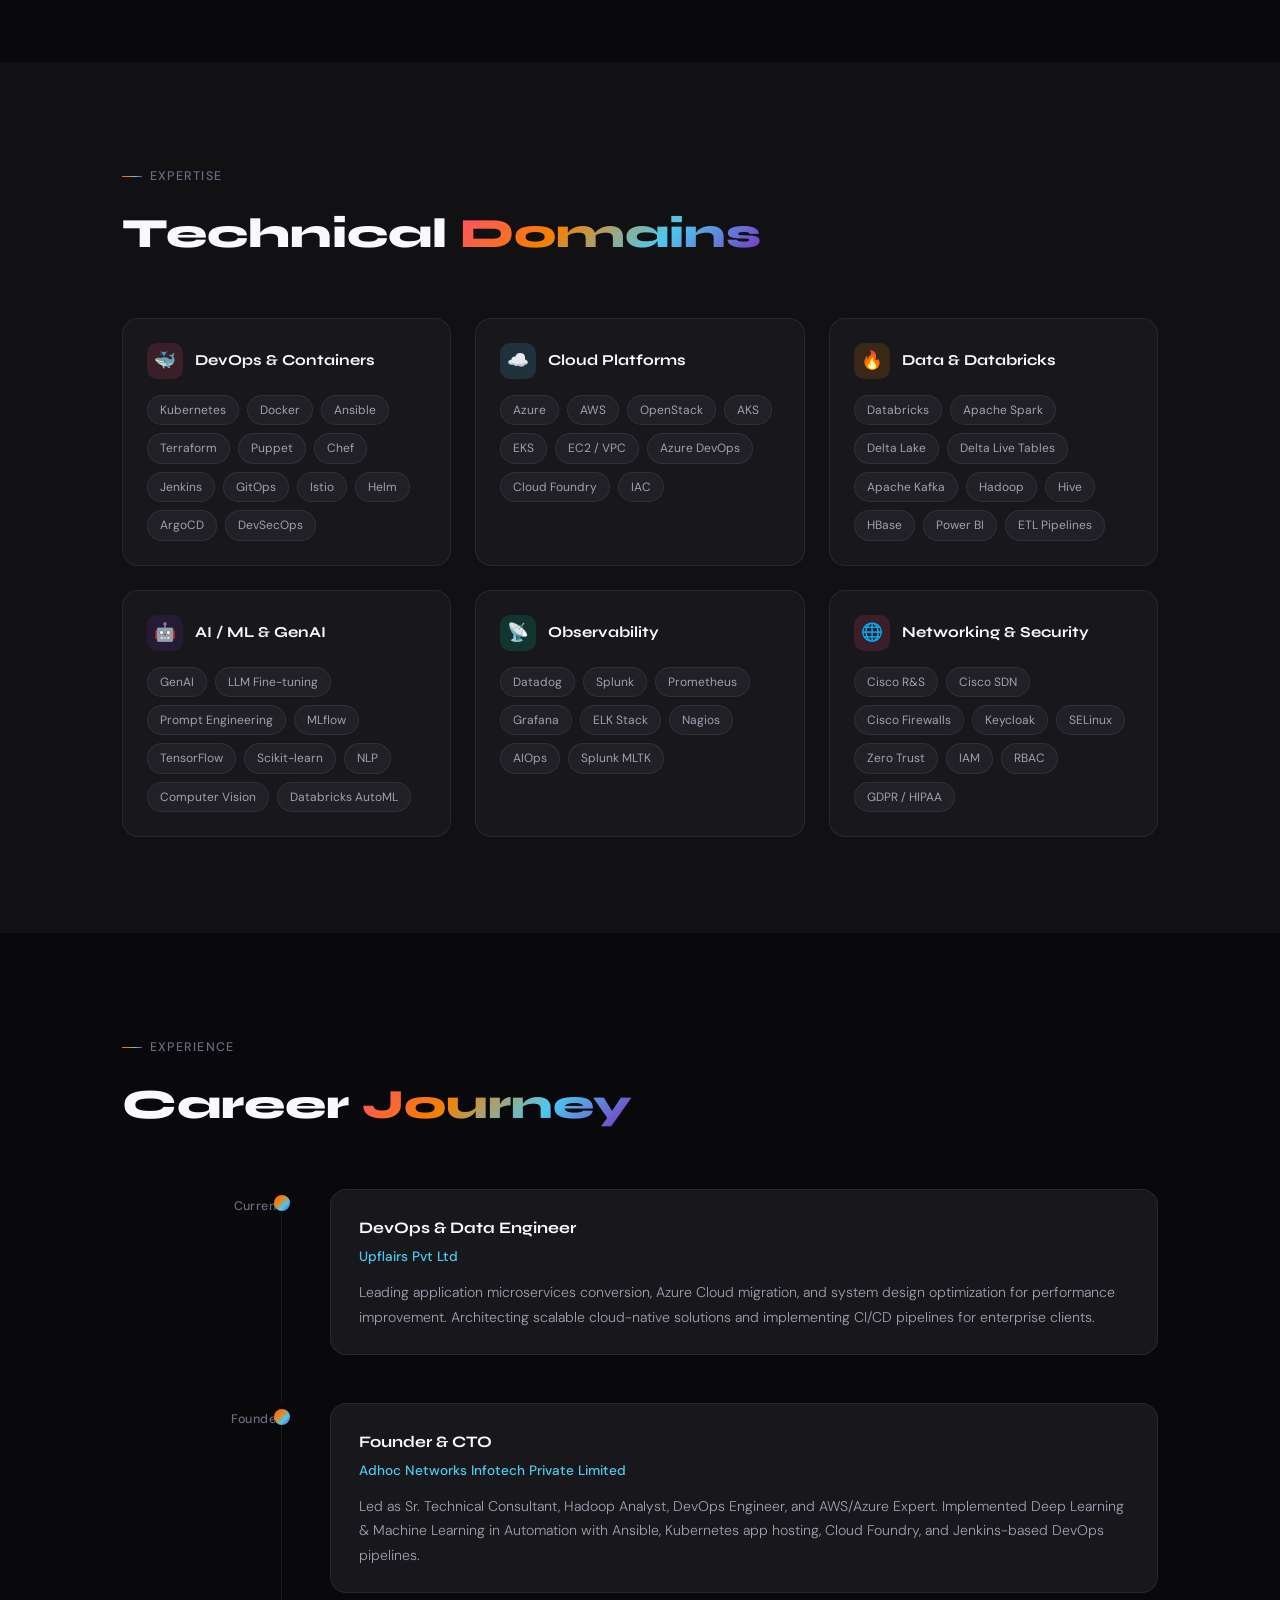
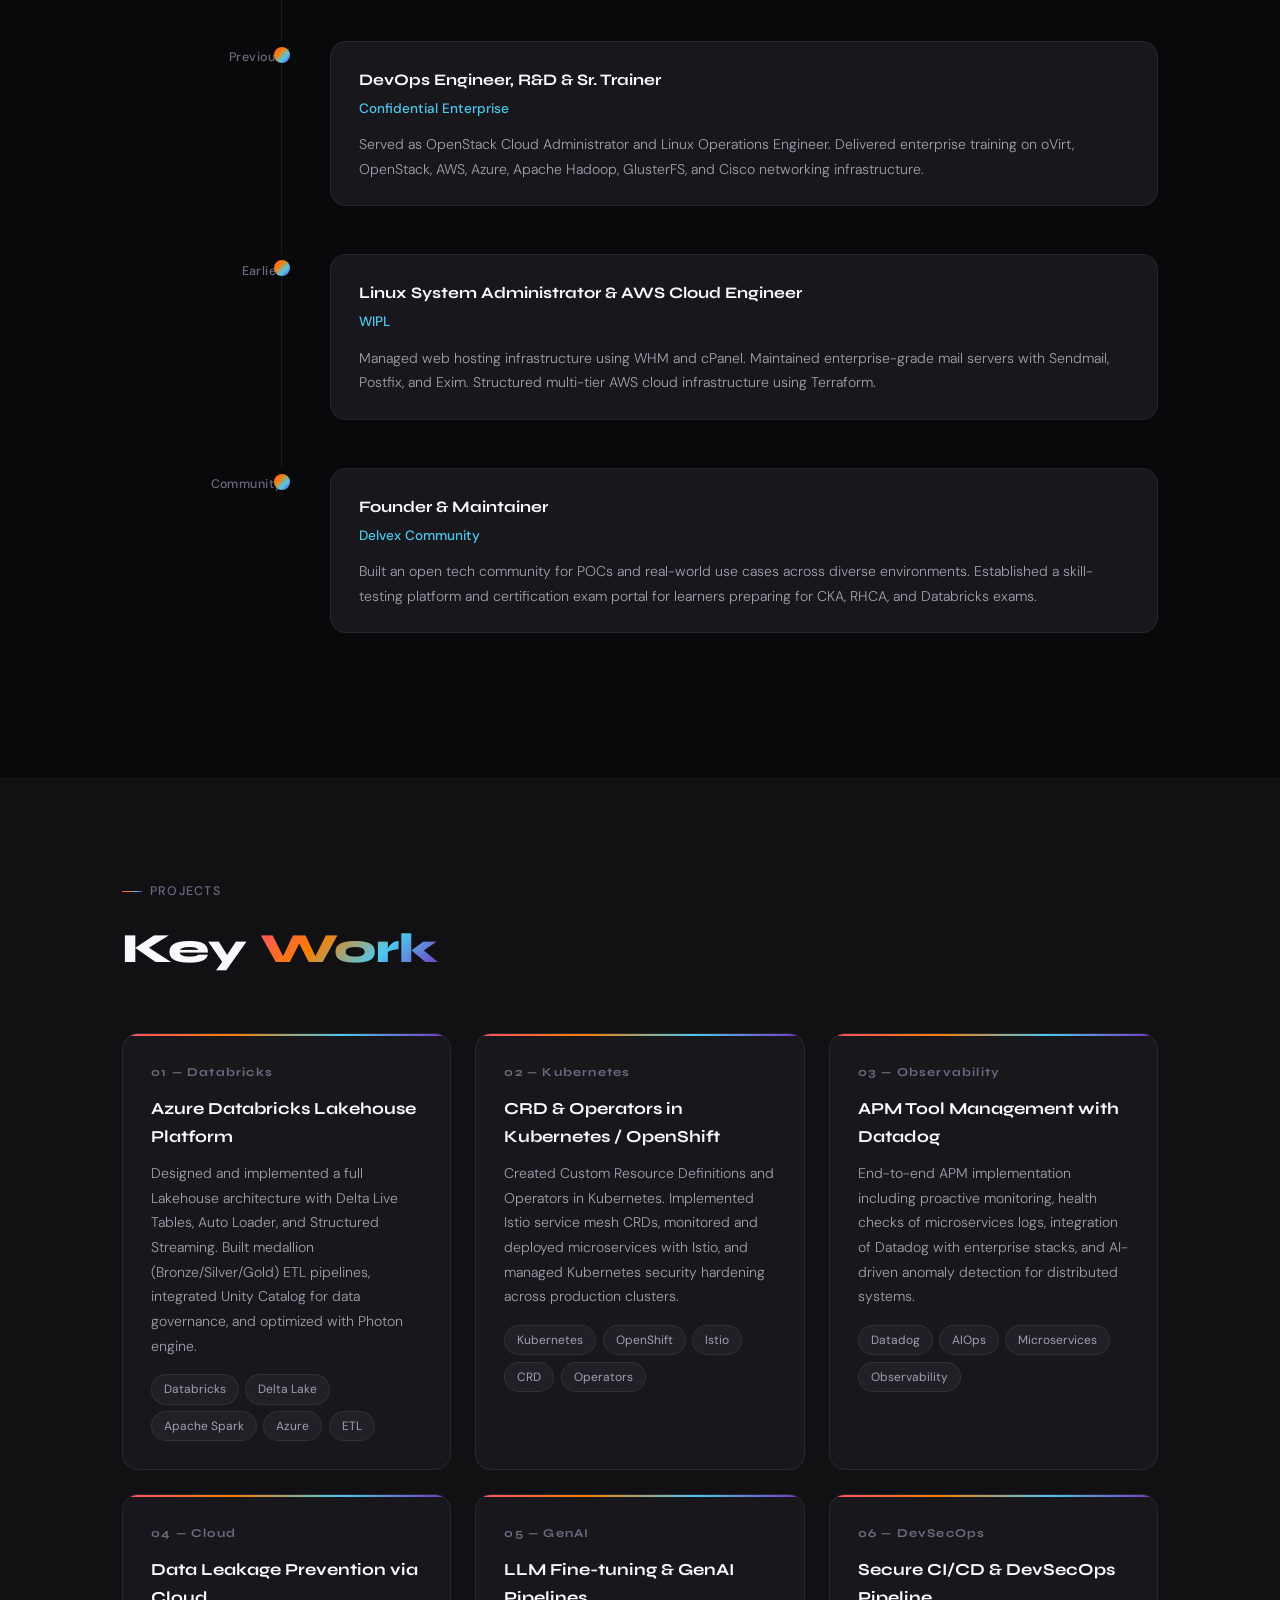
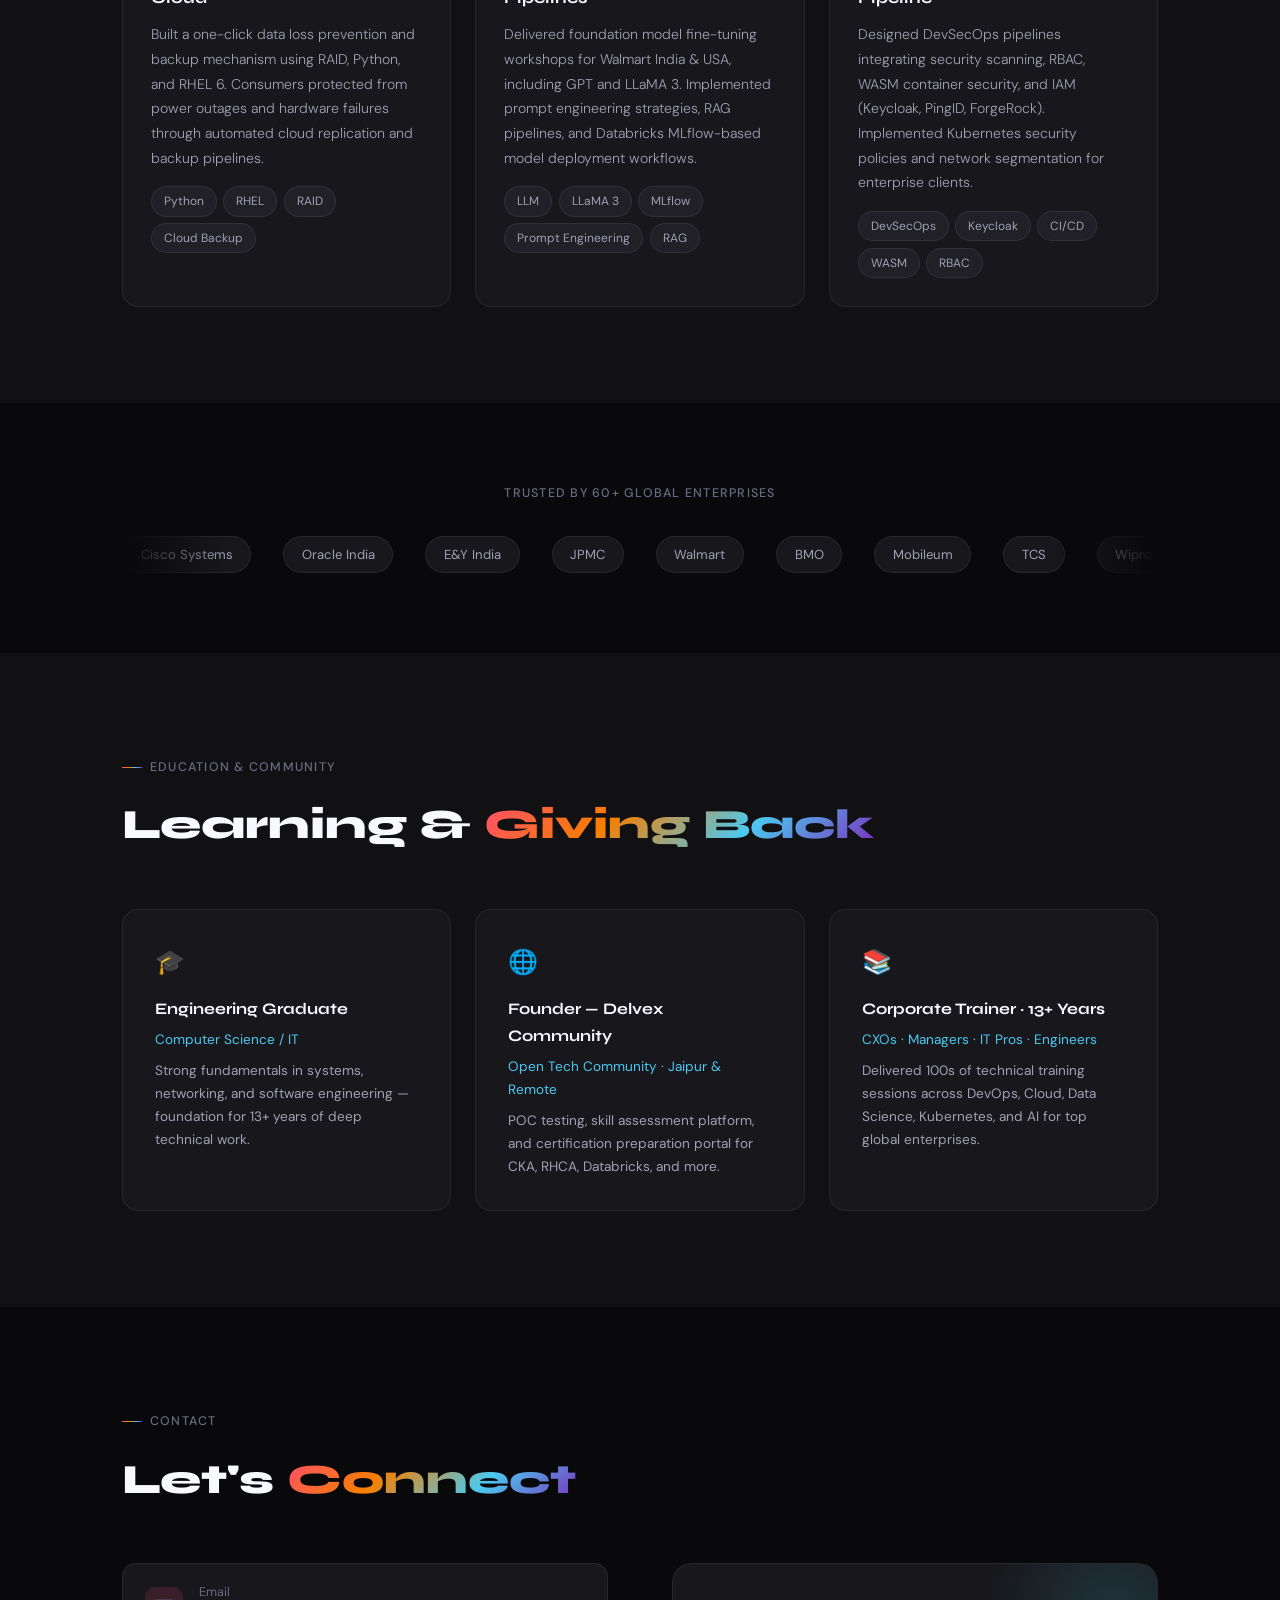
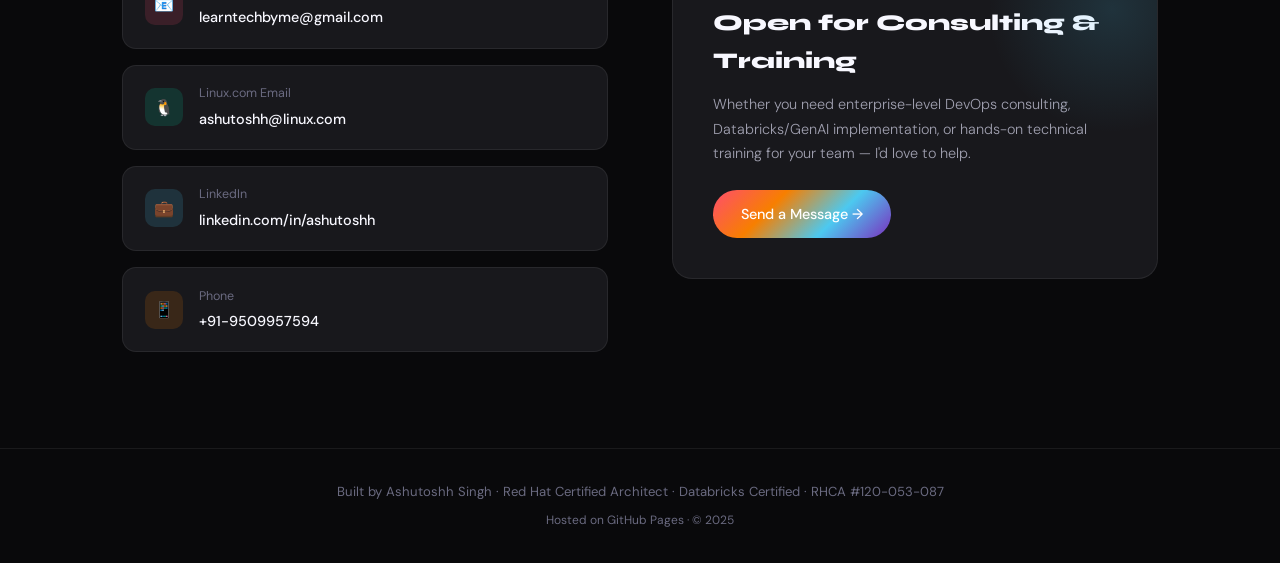
<file: indexv1.html>
<!DOCTYPE html>
<html lang="en">
<head>
<meta charset="UTF-8"/>
<meta name="viewport" content="width=device-width, initial-scale=1.0"/>
<title>Ashutoshh Singh — Senior DevOps & Data Engineer</title>
<link rel="preconnect" href="https://fonts.googleapis.com"/>
<link rel="preconnect" href="https://fonts.gstatic.com" crossorigin/>
<link href="https://fonts.googleapis.com/css2?family=Syne:wght@400;500;600;700;800&family=DM+Sans:ital,wght@0,300;0,400;0,500;1,300&display=swap" rel="stylesheet"/>
<style>
  :root{
    --c1:#FF4D6D;--c2:#F77F00;--c3:#4CC9F0;--c4:#7B2FBE;--c5:#06D6A0;
    --bg:#09090B;--bg2:#111114;--bg3:#18181C;--bg4:#202026;
    --txt:#F8F8FF;--txt2:#A0A0B0;--txt3:#6A6A80;
    --border:rgba(255,255,255,0.07);
    --grad:linear-gradient(135deg,#FF4D6D,#F77F00,#4CC9F0,#7B2FBE);
  }
  *{margin:0;padding:0;box-sizing:border-box;}
  html{scroll-behavior:smooth;}
  body{background:var(--bg);color:var(--txt);font-family:'DM Sans',sans-serif;font-size:16px;line-height:1.7;overflow-x:hidden;}

  /* ── NOISE TEXTURE OVERLAY ── */
  body::before{content:'';position:fixed;inset:0;background-image:url("data:image/svg+xml,%3Csvg viewBox='0 0 256 256' xmlns='http://www.w3.org/2000/svg'%3E%3Cfilter id='n'%3E%3CfeTurbulence type='fractalNoise' baseFrequency='0.9' numOctaves='4' stitchTiles='stitch'/%3E%3C/filter%3E%3Crect width='100%25' height='100%25' filter='url(%23n)' opacity='0.04'/%3E%3C/svg%3E");pointer-events:none;z-index:0;opacity:.5;}

  /* ── NAV ── */
  nav{position:fixed;top:0;left:0;right:0;z-index:100;padding:1rem 2rem;display:flex;align-items:center;justify-content:space-between;background:rgba(9,9,11,.85);backdrop-filter:blur(16px);border-bottom:1px solid var(--border);}
  .nav-logo{font-family:'Syne',sans-serif;font-size:1.1rem;font-weight:800;background:var(--grad);-webkit-background-clip:text;-webkit-text-fill-color:transparent;background-clip:text;}
  .nav-links{display:flex;gap:2rem;list-style:none;}
  .nav-links a{color:var(--txt2);text-decoration:none;font-size:.85rem;font-weight:500;letter-spacing:.04em;transition:color .2s;}
  .nav-links a:hover{color:var(--txt);}

  /* ── SECTIONS ── */
  section{position:relative;z-index:1;}
  .container{max-width:1100px;margin:0 auto;padding:0 2rem;}

  /* ── HERO ── */
  #hero{min-height:100vh;display:flex;align-items:center;padding:7rem 2rem 4rem;overflow:hidden;}
  .hero-inner{max-width:1100px;margin:0 auto;display:grid;grid-template-columns:1fr 380px;gap:4rem;align-items:center;}
  .hero-tag{display:inline-flex;align-items:center;gap:.5rem;background:rgba(255,77,109,.1);border:1px solid rgba(255,77,109,.25);border-radius:999px;padding:.3rem 1rem;font-size:.78rem;color:var(--c1);font-weight:500;letter-spacing:.06em;margin-bottom:1.5rem;}
  .hero-tag::before{content:'';width:6px;height:6px;border-radius:50%;background:var(--c1);animation:pulse 2s infinite;}
  @keyframes pulse{0%,100%{opacity:1;transform:scale(1)}50%{opacity:.6;transform:scale(1.3)}}
  h1{font-family:'Syne',sans-serif;font-size:clamp(2.8rem,6vw,4.5rem);font-weight:800;line-height:1.05;margin-bottom:1.2rem;}
  .gradient-text{background:var(--grad);-webkit-background-clip:text;-webkit-text-fill-color:transparent;background-clip:text;}
  .hero-desc{color:var(--txt2);font-size:1.05rem;font-weight:300;max-width:520px;margin-bottom:2rem;line-height:1.8;}
  .hero-btns{display:flex;gap:1rem;flex-wrap:wrap;}
  .btn{display:inline-flex;align-items:center;gap:.5rem;padding:.75rem 1.75rem;border-radius:999px;font-size:.9rem;font-weight:500;text-decoration:none;transition:all .2s;cursor:pointer;border:none;}
  .btn-primary{background:var(--grad);color:#fff;}
  .btn-primary:hover{opacity:.85;transform:translateY(-1px);}
  .btn-outline{background:transparent;border:1px solid var(--border);color:var(--txt2);}
  .btn-outline:hover{border-color:rgba(255,255,255,.25);color:var(--txt);transform:translateY(-1px);}
  .hero-card{background:var(--bg3);border:1px solid var(--border);border-radius:20px;padding:2rem;position:relative;overflow:hidden;}
  .hero-card::before{content:'';position:absolute;top:-60px;right:-60px;width:200px;height:200px;background:radial-gradient(circle,rgba(123,47,190,.3),transparent 70%);pointer-events:none;}
  .avatar{width:80px;height:80px;border-radius:50%;background:var(--grad);display:flex;align-items:center;justify-content:center;font-family:'Syne',sans-serif;font-size:1.8rem;font-weight:800;color:#fff;margin-bottom:1.2rem;}
  .stat-grid{display:grid;grid-template-columns:1fr 1fr;gap:.75rem;margin-top:1.5rem;}
  .stat-item{background:var(--bg4);border-radius:12px;padding:.85rem 1rem;}
  .stat-num{font-family:'Syne',sans-serif;font-size:1.5rem;font-weight:800;background:var(--grad);-webkit-background-clip:text;-webkit-text-fill-color:transparent;background-clip:text;}
  .stat-label{font-size:.75rem;color:var(--txt3);margin-top:.15rem;}

  /* ── SECTION HEADERS ── */
  .section-label{display:inline-flex;align-items:center;gap:.5rem;font-size:.78rem;font-weight:500;letter-spacing:.1em;color:var(--txt3);text-transform:uppercase;margin-bottom:.75rem;}
  .section-label::before{content:'';display:block;width:20px;height:1px;background:var(--grad);}
  h2{font-family:'Syne',sans-serif;font-size:clamp(1.8rem,4vw,2.6rem);font-weight:800;margin-bottom:.5rem;}

  /* ── ABOUT ── */
  #about{padding:6rem 0;}
  .about-grid{display:grid;grid-template-columns:1fr 1fr;gap:4rem;align-items:start;margin-top:3rem;}
  .about-text p{color:var(--txt2);font-weight:300;line-height:1.85;margin-bottom:1rem;}
  .certs-list{display:flex;flex-direction:column;gap:.6rem;}
  .cert-item{display:flex;align-items:flex-start;gap:.75rem;background:var(--bg3);border:1px solid var(--border);border-radius:12px;padding:.9rem 1.1rem;font-size:.85rem;color:var(--txt2);}
  .cert-dot{width:8px;height:8px;border-radius:50%;flex-shrink:0;margin-top:.3rem;}

  /* ── SKILLS ── */
  #skills{padding:6rem 0;background:var(--bg2);}
  .skills-grid{display:grid;grid-template-columns:repeat(auto-fit,minmax(260px,1fr));gap:1.5rem;margin-top:3rem;}
  .skill-card{background:var(--bg3);border:1px solid var(--border);border-radius:16px;padding:1.5rem;transition:border-color .2s,transform .2s;}
  .skill-card:hover{border-color:rgba(255,255,255,.15);transform:translateY(-3px);}
  .skill-card-header{display:flex;align-items:center;gap:.75rem;margin-bottom:1rem;}
  .skill-icon{width:36px;height:36px;border-radius:10px;display:flex;align-items:center;justify-content:center;font-size:1.1rem;}
  .skill-card h3{font-family:'Syne',sans-serif;font-size:.95rem;font-weight:700;}
  .tags{display:flex;flex-wrap:wrap;gap:.5rem;}
  .tag{background:var(--bg4);border:1px solid var(--border);border-radius:999px;padding:.25rem .75rem;font-size:.75rem;color:var(--txt2);}

  /* ── EXPERIENCE ── */
  #experience{padding:6rem 0;}
  .timeline{margin-top:3rem;display:flex;flex-direction:column;gap:0;}
  .timeline-item{display:grid;grid-template-columns:160px 1fr;gap:2rem;position:relative;padding-bottom:3rem;}
  .timeline-item::before{content:'';position:absolute;left:159px;top:8px;bottom:0;width:1px;background:var(--border);}
  .timeline-item:last-child::before{display:none;}
  .timeline-date{text-align:right;padding-top:.1rem;}
  .timeline-date span{font-size:.78rem;color:var(--txt3);font-weight:500;letter-spacing:.04em;}
  .timeline-dot{position:absolute;left:152px;top:6px;width:16px;height:16px;border-radius:50%;background:var(--grad);z-index:1;}
  .timeline-body{background:var(--bg3);border:1px solid var(--border);border-radius:16px;padding:1.5rem 1.75rem;margin-left:1rem;}
  .timeline-role{font-family:'Syne',sans-serif;font-size:1rem;font-weight:700;margin-bottom:.25rem;}
  .timeline-company{font-size:.85rem;color:var(--c3);font-weight:500;margin-bottom:.75rem;}
  .timeline-desc{font-size:.88rem;color:var(--txt2);font-weight:300;line-height:1.75;}

  /* ── PROJECTS ── */
  #projects{padding:6rem 0;background:var(--bg2);}
  .projects-grid{display:grid;grid-template-columns:repeat(auto-fit,minmax(300px,1fr));gap:1.5rem;margin-top:3rem;}
  .project-card{background:var(--bg3);border:1px solid var(--border);border-radius:16px;padding:1.75rem;transition:border-color .2s,transform .2s;position:relative;overflow:hidden;}
  .project-card::before{content:'';position:absolute;top:0;left:0;right:0;height:2px;background:var(--grad);}
  .project-card:hover{border-color:rgba(255,255,255,.15);transform:translateY(-3px);}
  .project-num{font-family:'Syne',sans-serif;font-size:.75rem;font-weight:700;color:var(--txt3);letter-spacing:.1em;margin-bottom:.75rem;}
  .project-card h3{font-family:'Syne',sans-serif;font-size:1.05rem;font-weight:700;margin-bottom:.6rem;}
  .project-card p{font-size:.88rem;color:var(--txt2);font-weight:300;line-height:1.75;}
  .project-tags{display:flex;flex-wrap:wrap;gap:.4rem;margin-top:1rem;}

  /* ── CLIENTS ── */
  #clients{padding:5rem 0;}
  .clients-label{text-align:center;font-size:.78rem;font-weight:500;letter-spacing:.1em;color:var(--txt3);text-transform:uppercase;margin-bottom:2rem;}
  .marquee-wrap{overflow:hidden;mask-image:linear-gradient(to right,transparent,black 10%,black 90%,transparent);}
  .marquee{display:flex;gap:2rem;animation:scroll 25s linear infinite;width:max-content;}
  @keyframes scroll{from{transform:translateX(0)}to{transform:translateX(-50%)}}
  .client-pill{background:var(--bg3);border:1px solid var(--border);border-radius:999px;padding:.4rem 1.1rem;font-size:.82rem;color:var(--txt2);white-space:nowrap;}

  /* ── EDUCATION ── */
  #education{padding:6rem 0;background:var(--bg2);}
  .edu-card{background:var(--bg3);border:1px solid var(--border);border-radius:16px;padding:2rem;max-width:600px;}

  /* ── CONTACT ── */
  #contact{padding:6rem 0;}
  .contact-inner{display:grid;grid-template-columns:1fr 1fr;gap:4rem;align-items:start;margin-top:3rem;}
  .contact-links{display:flex;flex-direction:column;gap:1rem;}
  .contact-link{display:flex;align-items:center;gap:1rem;text-decoration:none;color:var(--txt);background:var(--bg3);border:1px solid var(--border);border-radius:14px;padding:1.1rem 1.4rem;transition:all .2s;}
  .contact-link:hover{border-color:rgba(255,255,255,.2);transform:translateX(4px);}
  .contact-link-icon{width:38px;height:38px;border-radius:10px;display:flex;align-items:center;justify-content:center;font-size:1rem;flex-shrink:0;}
  .contact-link-label{font-size:.78rem;color:var(--txt3);margin-bottom:.15rem;}
  .contact-link-value{font-size:.9rem;font-weight:500;}
  .contact-cta{background:var(--bg3);border:1px solid var(--border);border-radius:20px;padding:2.5rem;position:relative;overflow:hidden;}
  .contact-cta::before{content:'';position:absolute;top:-80px;right:-80px;width:250px;height:250px;background:radial-gradient(circle,rgba(76,201,240,.15),transparent 70%);}
  .contact-cta h3{font-family:'Syne',sans-serif;font-size:1.4rem;font-weight:800;margin-bottom:.75rem;}
  .contact-cta p{font-size:.9rem;color:var(--txt2);margin-bottom:1.5rem;font-weight:300;}

  /* ── FOOTER ── */
  footer{padding:2rem;text-align:center;border-top:1px solid var(--border);font-size:.82rem;color:var(--txt3);}

  /* ── RESPONSIVE ── */
  @media(max-width:768px){
    .hero-inner,.about-grid,.contact-inner{grid-template-columns:1fr;}
    .hero-card{display:none;}
    .timeline-item{grid-template-columns:1fr;}
    .timeline-item::before,.timeline-dot,.timeline-date{display:none;}
    .timeline-body{margin-left:0;}
    nav .nav-links{display:none;}
  }
</style>
</head>
<body>

<!-- NAV -->
<nav>
  <div class="nav-logo">AS</div>
  <ul class="nav-links">
    <li><a href="#about">About</a></li>
    <li><a href="#skills">Skills</a></li>
    <li><a href="#experience">Experience</a></li>
    <li><a href="#projects">Projects</a></li>
    <li><a href="#contact">Contact</a></li>
  </ul>
  <a href="mailto:learntechbyme@gmail.com" class="btn btn-primary" style="padding:.55rem 1.2rem;font-size:.82rem;">Hire Me</a>
</nav>

<!-- HERO -->
<section id="hero">
  <div class="hero-inner">
    <div>
      <div class="hero-tag">Available for Consulting &amp; Training</div>
      <h1>Ashutoshh<br/><span class="gradient-text">Singh</span></h1>
      <p class="hero-desc">Senior DevOps &amp; Data Engineer · GenAI Specialist · Databricks Certified · 13+ years empowering Fortune 500 teams across cloud, containers, and data at scale.</p>
      <div class="hero-btns">
        <a href="#projects" class="btn btn-primary">View Work</a>
        <a href="#contact" class="btn btn-outline">Get in Touch</a>
      </div>
    </div>
    <div class="hero-card">
      <div class="avatar">AS</div>
      <div style="font-family:'Syne',sans-serif;font-size:1rem;font-weight:700;margin-bottom:.25rem;">Ashutoshh Singh</div>
      <div style="font-size:.82rem;color:var(--txt3);margin-bottom:.25rem;">Jaipur, India</div>
      <div style="font-size:.82rem;color:var(--c3);">RHCA · CKA · CKS · CKAD · Databricks</div>
      <div class="stat-grid">
        <div class="stat-item"><div class="stat-num">13+</div><div class="stat-label">Years Training</div></div>
        <div class="stat-item"><div class="stat-num">60+</div><div class="stat-label">Corp Clients</div></div>
        <div class="stat-item"><div class="stat-num">18+</div><div class="stat-label">Certifications</div></div>
        <div class="stat-item"><div class="stat-num">5</div><div class="stat-label">Tech Domains</div></div>
      </div>
    </div>
  </div>
</section>

<!-- ABOUT -->
<section id="about">
  <div class="container">
    <div class="section-label">About Me</div>
    <h2>Engineer. Trainer. <span class="gradient-text">Builder.</span></h2>
    <div class="about-grid">
      <div class="about-text">
        <p>I'm a Senior DevOps &amp; Data Engineer with 13+ years of industry experience, passionate about transforming complex technologies into scalable, production-grade systems — and then teaching others to do the same.</p>
        <p>My expertise spans the full cloud-native stack: from Kubernetes security and microservices architecture to Databricks Lakehouse pipelines, GenAI fine-tuning, and real-time observability with Datadog, Splunk, and ELK.</p>
        <p>As Founder of <strong>Adhoc Networks Infotech</strong> and the <strong>Delvex Community</strong>, I've built certification prep platforms and consulted for clients across Cisco, Oracle, E&amp;Y, JPMC, Walmart, and 50+ more global enterprises.</p>
      </div>
      <div>
        <div style="font-family:'Syne',sans-serif;font-size:.85rem;font-weight:700;color:var(--txt3);letter-spacing:.08em;text-transform:uppercase;margin-bottom:1rem;">Key Certifications</div>
        <div class="certs-list">
          <div class="cert-item"><div class="cert-dot" style="background:var(--c1);"></div>Red Hat Certified Architect in Infrastructure (RHCA)</div>
          <div class="cert-item"><div class="cert-dot" style="background:var(--c3);"></div>Linux Foundation: CKA, CKAD, CKS, LFCS, LFCE</div>
          <div class="cert-item"><div class="cert-dot" style="background:var(--c2);"></div>Databricks Certified Data Engineer Associate</div>
          <div class="cert-item"><div class="cert-dot" style="background:var(--c4);"></div>RHCE, RHCSA (RHEL 6, 7 &amp; 8) · OpenShift Admin</div>
          <div class="cert-item"><div class="cert-dot" style="background:var(--c5);"></div>Ansible Automation · OpenStack · Gluster Storage</div>
          <div class="cert-item"><div class="cert-dot" style="background:var(--c1);"></div>Kubernetes Security Specialist (CKS) · WHM Admin</div>
        </div>
      </div>
    </div>
  </div>
</section>

<!-- SKILLS -->
<section id="skills">
  <div class="container">
    <div class="section-label">Expertise</div>
    <h2>Technical <span class="gradient-text">Domains</span></h2>
    <div class="skills-grid">

      <div class="skill-card">
        <div class="skill-card-header">
          <div class="skill-icon" style="background:rgba(255,77,109,.15);">🐳</div>
          <h3>DevOps &amp; Containers</h3>
        </div>
        <div class="tags">
          <span class="tag">Kubernetes</span><span class="tag">Docker</span><span class="tag">Ansible</span>
          <span class="tag">Terraform</span><span class="tag">Puppet</span><span class="tag">Chef</span>
          <span class="tag">Jenkins</span><span class="tag">GitOps</span><span class="tag">Istio</span>
          <span class="tag">Helm</span><span class="tag">ArgoCD</span><span class="tag">DevSecOps</span>
        </div>
      </div>

      <div class="skill-card">
        <div class="skill-card-header">
          <div class="skill-icon" style="background:rgba(76,201,240,.15);">☁️</div>
          <h3>Cloud Platforms</h3>
        </div>
        <div class="tags">
          <span class="tag">Azure</span><span class="tag">AWS</span><span class="tag">OpenStack</span>
          <span class="tag">AKS</span><span class="tag">EKS</span><span class="tag">EC2 / VPC</span>
          <span class="tag">Azure DevOps</span><span class="tag">Cloud Foundry</span><span class="tag">IAC</span>
        </div>
      </div>

      <div class="skill-card">
        <div class="skill-card-header">
          <div class="skill-icon" style="background:rgba(247,127,0,.15);">🔥</div>
          <h3>Data &amp; Databricks</h3>
        </div>
        <div class="tags">
          <span class="tag">Databricks</span><span class="tag">Apache Spark</span><span class="tag">Delta Lake</span>
          <span class="tag">Delta Live Tables</span><span class="tag">Apache Kafka</span><span class="tag">Hadoop</span>
          <span class="tag">Hive</span><span class="tag">HBase</span><span class="tag">Power BI</span>
          <span class="tag">ETL Pipelines</span>
        </div>
      </div>

      <div class="skill-card">
        <div class="skill-card-header">
          <div class="skill-icon" style="background:rgba(123,47,190,.15);">🤖</div>
          <h3>AI / ML &amp; GenAI</h3>
        </div>
        <div class="tags">
          <span class="tag">GenAI</span><span class="tag">LLM Fine-tuning</span><span class="tag">Prompt Engineering</span>
          <span class="tag">MLflow</span><span class="tag">TensorFlow</span><span class="tag">Scikit-learn</span>
          <span class="tag">NLP</span><span class="tag">Computer Vision</span><span class="tag">Databricks AutoML</span>
        </div>
      </div>

      <div class="skill-card">
        <div class="skill-card-header">
          <div class="skill-icon" style="background:rgba(6,214,160,.15);">📡</div>
          <h3>Observability</h3>
        </div>
        <div class="tags">
          <span class="tag">Datadog</span><span class="tag">Splunk</span><span class="tag">Prometheus</span>
          <span class="tag">Grafana</span><span class="tag">ELK Stack</span><span class="tag">Nagios</span>
          <span class="tag">AIOps</span><span class="tag">Splunk MLTK</span>
        </div>
      </div>

      <div class="skill-card">
        <div class="skill-card-header">
          <div class="skill-icon" style="background:rgba(255,77,109,.15);">🌐</div>
          <h3>Networking &amp; Security</h3>
        </div>
        <div class="tags">
          <span class="tag">Cisco R&amp;S</span><span class="tag">Cisco SDN</span><span class="tag">Cisco Firewalls</span>
          <span class="tag">Keycloak</span><span class="tag">SELinux</span><span class="tag">Zero Trust</span>
          <span class="tag">IAM</span><span class="tag">RBAC</span><span class="tag">GDPR / HIPAA</span>
        </div>
      </div>

    </div>
  </div>
</section>

<!-- EXPERIENCE -->
<section id="experience">
  <div class="container">
    <div class="section-label">Experience</div>
    <h2>Career <span class="gradient-text">Journey</span></h2>
    <div class="timeline">

      <div class="timeline-item">
        <div class="timeline-date"><span>Current</span></div>
        <div class="timeline-dot"></div>
        <div class="timeline-body">
          <div class="timeline-role">DevOps &amp; Data Engineer</div>
          <div class="timeline-company">Upflairs Pvt Ltd</div>
          <div class="timeline-desc">Leading application microservices conversion, Azure Cloud migration, and system design optimization for performance improvement. Architecting scalable cloud-native solutions and implementing CI/CD pipelines for enterprise clients.</div>
        </div>
      </div>

      <div class="timeline-item">
        <div class="timeline-date"><span>Founder</span></div>
        <div class="timeline-dot"></div>
        <div class="timeline-body">
          <div class="timeline-role">Founder &amp; CTO</div>
          <div class="timeline-company">Adhoc Networks Infotech Private Limited</div>
          <div class="timeline-desc">Led as Sr. Technical Consultant, Hadoop Analyst, DevOps Engineer, and AWS/Azure Expert. Implemented Deep Learning &amp; Machine Learning in Automation with Ansible, Kubernetes app hosting, Cloud Foundry, and Jenkins-based DevOps pipelines.</div>
        </div>
      </div>

      <div class="timeline-item">
        <div class="timeline-date"><span>Previous</span></div>
        <div class="timeline-dot"></div>
        <div class="timeline-body">
          <div class="timeline-role">DevOps Engineer, R&amp;D &amp; Sr. Trainer</div>
          <div class="timeline-company">Confidential Enterprise</div>
          <div class="timeline-desc">Served as OpenStack Cloud Administrator and Linux Operations Engineer. Delivered enterprise training on oVirt, OpenStack, AWS, Azure, Apache Hadoop, GlusterFS, and Cisco networking infrastructure.</div>
        </div>
      </div>

      <div class="timeline-item">
        <div class="timeline-date"><span>Earlier</span></div>
        <div class="timeline-dot"></div>
        <div class="timeline-body">
          <div class="timeline-role">Linux System Administrator &amp; AWS Cloud Engineer</div>
          <div class="timeline-company">WIPL</div>
          <div class="timeline-desc">Managed web hosting infrastructure using WHM and cPanel. Maintained enterprise-grade mail servers with Sendmail, Postfix, and Exim. Structured multi-tier AWS cloud infrastructure using Terraform.</div>
        </div>
      </div>

      <div class="timeline-item">
        <div class="timeline-date"><span>Community</span></div>
        <div class="timeline-dot"></div>
        <div class="timeline-body">
          <div class="timeline-role">Founder &amp; Maintainer</div>
          <div class="timeline-company">Delvex Community</div>
          <div class="timeline-desc">Built an open tech community for POCs and real-world use cases across diverse environments. Established a skill-testing platform and certification exam portal for learners preparing for CKA, RHCA, and Databricks exams.</div>
        </div>
      </div>

    </div>
  </div>
</section>

<!-- PROJECTS -->
<section id="projects">
  <div class="container">
    <div class="section-label">Projects</div>
    <h2>Key <span class="gradient-text">Work</span></h2>
    <div class="projects-grid">

      <div class="project-card">
        <div class="project-num">01 — Databricks</div>
        <h3>Azure Databricks Lakehouse Platform</h3>
        <p>Designed and implemented a full Lakehouse architecture with Delta Live Tables, Auto Loader, and Structured Streaming. Built medallion (Bronze/Silver/Gold) ETL pipelines, integrated Unity Catalog for data governance, and optimized with Photon engine.</p>
        <div class="project-tags">
          <span class="tag">Databricks</span><span class="tag">Delta Lake</span><span class="tag">Apache Spark</span><span class="tag">Azure</span><span class="tag">ETL</span>
        </div>
      </div>

      <div class="project-card">
        <div class="project-num">02 — Kubernetes</div>
        <h3>CRD &amp; Operators in Kubernetes / OpenShift</h3>
        <p>Created Custom Resource Definitions and Operators in Kubernetes. Implemented Istio service mesh CRDs, monitored and deployed microservices with Istio, and managed Kubernetes security hardening across production clusters.</p>
        <div class="project-tags">
          <span class="tag">Kubernetes</span><span class="tag">OpenShift</span><span class="tag">Istio</span><span class="tag">CRD</span><span class="tag">Operators</span>
        </div>
      </div>

      <div class="project-card">
        <div class="project-num">03 — Observability</div>
        <h3>APM Tool Management with Datadog</h3>
        <p>End-to-end APM implementation including proactive monitoring, health checks of microservices logs, integration of Datadog with enterprise stacks, and AI-driven anomaly detection for distributed systems.</p>
        <div class="project-tags">
          <span class="tag">Datadog</span><span class="tag">AIOps</span><span class="tag">Microservices</span><span class="tag">Observability</span>
        </div>
      </div>

      <div class="project-card">
        <div class="project-num">04 — Cloud</div>
        <h3>Data Leakage Prevention via Cloud</h3>
        <p>Built a one-click data loss prevention and backup mechanism using RAID, Python, and RHEL 6. Consumers protected from power outages and hardware failures through automated cloud replication and backup pipelines.</p>
        <div class="project-tags">
          <span class="tag">Python</span><span class="tag">RHEL</span><span class="tag">RAID</span><span class="tag">Cloud Backup</span>
        </div>
      </div>

      <div class="project-card">
        <div class="project-num">05 — GenAI</div>
        <h3>LLM Fine-tuning &amp; GenAI Pipelines</h3>
        <p>Delivered foundation model fine-tuning workshops for Walmart India &amp; USA, including GPT and LLaMA 3. Implemented prompt engineering strategies, RAG pipelines, and Databricks MLflow-based model deployment workflows.</p>
        <div class="project-tags">
          <span class="tag">LLM</span><span class="tag">LLaMA 3</span><span class="tag">MLflow</span><span class="tag">Prompt Engineering</span><span class="tag">RAG</span>
        </div>
      </div>

      <div class="project-card">
        <div class="project-num">06 — DevSecOps</div>
        <h3>Secure CI/CD &amp; DevSecOps Pipeline</h3>
        <p>Designed DevSecOps pipelines integrating security scanning, RBAC, WASM container security, and IAM (Keycloak, PingID, ForgeRock). Implemented Kubernetes security policies and network segmentation for enterprise clients.</p>
        <div class="project-tags">
          <span class="tag">DevSecOps</span><span class="tag">Keycloak</span><span class="tag">CI/CD</span><span class="tag">WASM</span><span class="tag">RBAC</span>
        </div>
      </div>

    </div>
  </div>
</section>

<!-- CLIENTS MARQUEE -->
<section id="clients" style="padding:5rem 0;background:var(--bg);">
  <div class="container">
    <div class="clients-label">Trusted by 60+ Global Enterprises</div>
    <div class="marquee-wrap">
      <div class="marquee">
        <span class="client-pill">Cisco Systems</span>
        <span class="client-pill">Oracle India</span>
        <span class="client-pill">E&amp;Y India</span>
        <span class="client-pill">JPMC</span>
        <span class="client-pill">Walmart</span>
        <span class="client-pill">BMO</span>
        <span class="client-pill">Mobileum</span>
        <span class="client-pill">TCS</span>
        <span class="client-pill">Wipro</span>
        <span class="client-pill">Infosys</span>
        <span class="client-pill">Microsoft</span>
        <span class="client-pill">Redhat</span>
        <span class="client-pill">Accenture</span>
        <span class="client-pill">Deloitte</span>
        <span class="client-pill">Capgemini</span>
        <span class="client-pill">Adobe</span>
        <span class="client-pill">Salesforce</span>
        <span class="client-pill">Vodafone</span>
        <span class="client-pill">Ericsson</span>
        <span class="client-pill">Fidelity</span>
        <span class="client-pill">Honeywell</span>
        <span class="client-pill">Roche</span>
        <!-- duplicate for seamless loop -->
        <span class="client-pill">Cisco Systems</span>
        <span class="client-pill">Oracle India</span>
        <span class="client-pill">E&amp;Y India</span>
        <span class="client-pill">JPMC</span>
        <span class="client-pill">Walmart</span>
        <span class="client-pill">BMO</span>
        <span class="client-pill">Mobileum</span>
        <span class="client-pill">TCS</span>
        <span class="client-pill">Wipro</span>
        <span class="client-pill">Infosys</span>
        <span class="client-pill">Microsoft</span>
        <span class="client-pill">Redhat</span>
        <span class="client-pill">Accenture</span>
        <span class="client-pill">Deloitte</span>
        <span class="client-pill">Capgemini</span>
        <span class="client-pill">Adobe</span>
        <span class="client-pill">Salesforce</span>
        <span class="client-pill">Vodafone</span>
        <span class="client-pill">Ericsson</span>
        <span class="client-pill">Fidelity</span>
        <span class="client-pill">Honeywell</span>
        <span class="client-pill">Roche</span>
      </div>
    </div>
  </div>
</section>

<!-- EDUCATION -->
<section id="education">
  <div class="container">
    <div class="section-label">Education &amp; Community</div>
    <h2>Learning &amp; <span class="gradient-text">Giving Back</span></h2>
    <div style="margin-top:3rem;display:grid;grid-template-columns:repeat(auto-fit,minmax(280px,1fr));gap:1.5rem;">
      <div class="edu-card">
        <div style="font-size:1.5rem;margin-bottom:.75rem;">🎓</div>
        <div style="font-family:'Syne',sans-serif;font-size:1rem;font-weight:700;margin-bottom:.35rem;">Engineering Graduate</div>
        <div style="font-size:.85rem;color:var(--c3);margin-bottom:.5rem;">Computer Science / IT</div>
        <div style="font-size:.85rem;color:var(--txt2);">Strong fundamentals in systems, networking, and software engineering — foundation for 13+ years of deep technical work.</div>
      </div>
      <div class="edu-card">
        <div style="font-size:1.5rem;margin-bottom:.75rem;">🌐</div>
        <div style="font-family:'Syne',sans-serif;font-size:1rem;font-weight:700;margin-bottom:.35rem;">Founder — Delvex Community</div>
        <div style="font-size:.85rem;color:var(--c3);margin-bottom:.5rem;">Open Tech Community · Jaipur &amp; Remote</div>
        <div style="font-size:.85rem;color:var(--txt2);">POC testing, skill assessment platform, and certification preparation portal for CKA, RHCA, Databricks, and more.</div>
      </div>
      <div class="edu-card">
        <div style="font-size:1.5rem;margin-bottom:.75rem;">📚</div>
        <div style="font-family:'Syne',sans-serif;font-size:1rem;font-weight:700;margin-bottom:.35rem;">Corporate Trainer · 13+ Years</div>
        <div style="font-size:.85rem;color:var(--c3);margin-bottom:.5rem;">CXOs · Managers · IT Pros · Engineers</div>
        <div style="font-size:.85rem;color:var(--txt2);">Delivered 100s of technical training sessions across DevOps, Cloud, Data Science, Kubernetes, and AI for top global enterprises.</div>
      </div>
    </div>
  </div>
</section>

<!-- CONTACT -->
<section id="contact">
  <div class="container">
    <div class="section-label">Contact</div>
    <h2>Let's <span class="gradient-text">Connect</span></h2>
    <div class="contact-inner">
      <div class="contact-links">
        <a href="mailto:learntechbyme@gmail.com" class="contact-link">
          <div class="contact-link-icon" style="background:rgba(255,77,109,.15);">📧</div>
          <div>
            <div class="contact-link-label">Email</div>
            <div class="contact-link-value">learntechbyme@gmail.com</div>
          </div>
        </a>
        <a href="mailto:ashutoshh@linux.com" class="contact-link">
          <div class="contact-link-icon" style="background:rgba(6,214,160,.15);">🐧</div>
          <div>
            <div class="contact-link-label">Linux.com Email</div>
            <div class="contact-link-value">ashutoshh@linux.com</div>
          </div>
        </a>
        <a href="https://www.linkedin.com/in/ashutoshh" target="_blank" class="contact-link">
          <div class="contact-link-icon" style="background:rgba(76,201,240,.15);">💼</div>
          <div>
            <div class="contact-link-label">LinkedIn</div>
            <div class="contact-link-value">linkedin.com/in/ashutoshh</div>
          </div>
        </a>
        <a href="tel:+919509957594" class="contact-link">
          <div class="contact-link-icon" style="background:rgba(247,127,0,.15);">📱</div>
          <div>
            <div class="contact-link-label">Phone</div>
            <div class="contact-link-value">+91-9509957594</div>
          </div>
        </a>
      </div>
      <div class="contact-cta">
        <h3>Open for Consulting &amp; Training</h3>
        <p>Whether you need enterprise-level DevOps consulting, Databricks/GenAI implementation, or hands-on technical training for your team — I'd love to help.</p>
        <a href="mailto:learntechbyme@gmail.com" class="btn btn-primary">Send a Message →</a>
      </div>
    </div>
  </div>
</section>

<!-- FOOTER -->
<footer>
  <div>Built by Ashutoshh Singh · Red Hat Certified Architect · Databricks Certified · RHCA #120-053-087</div>
  <div style="margin-top:.4rem;color:var(--txt3);font-size:.75rem;">Hosted on GitHub Pages · © 2025</div>
</footer>

</body>
</html>
</file>
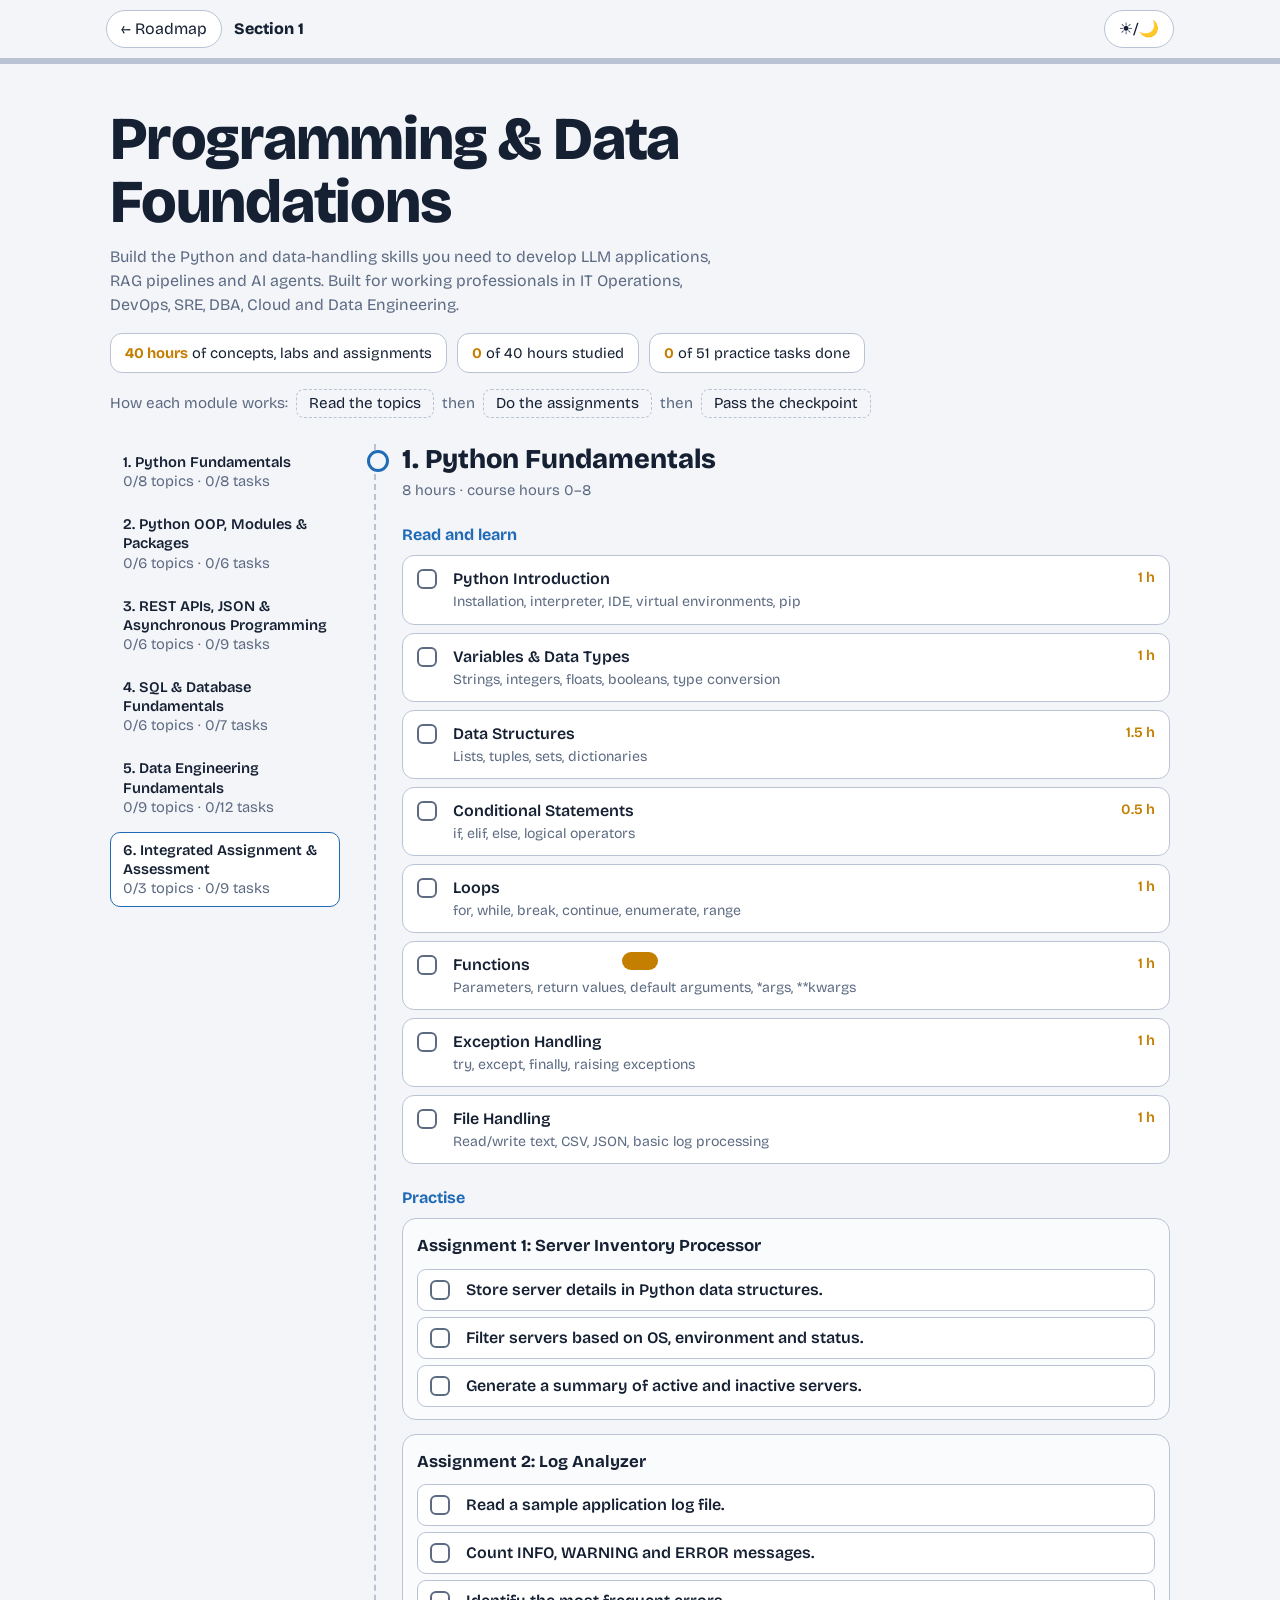
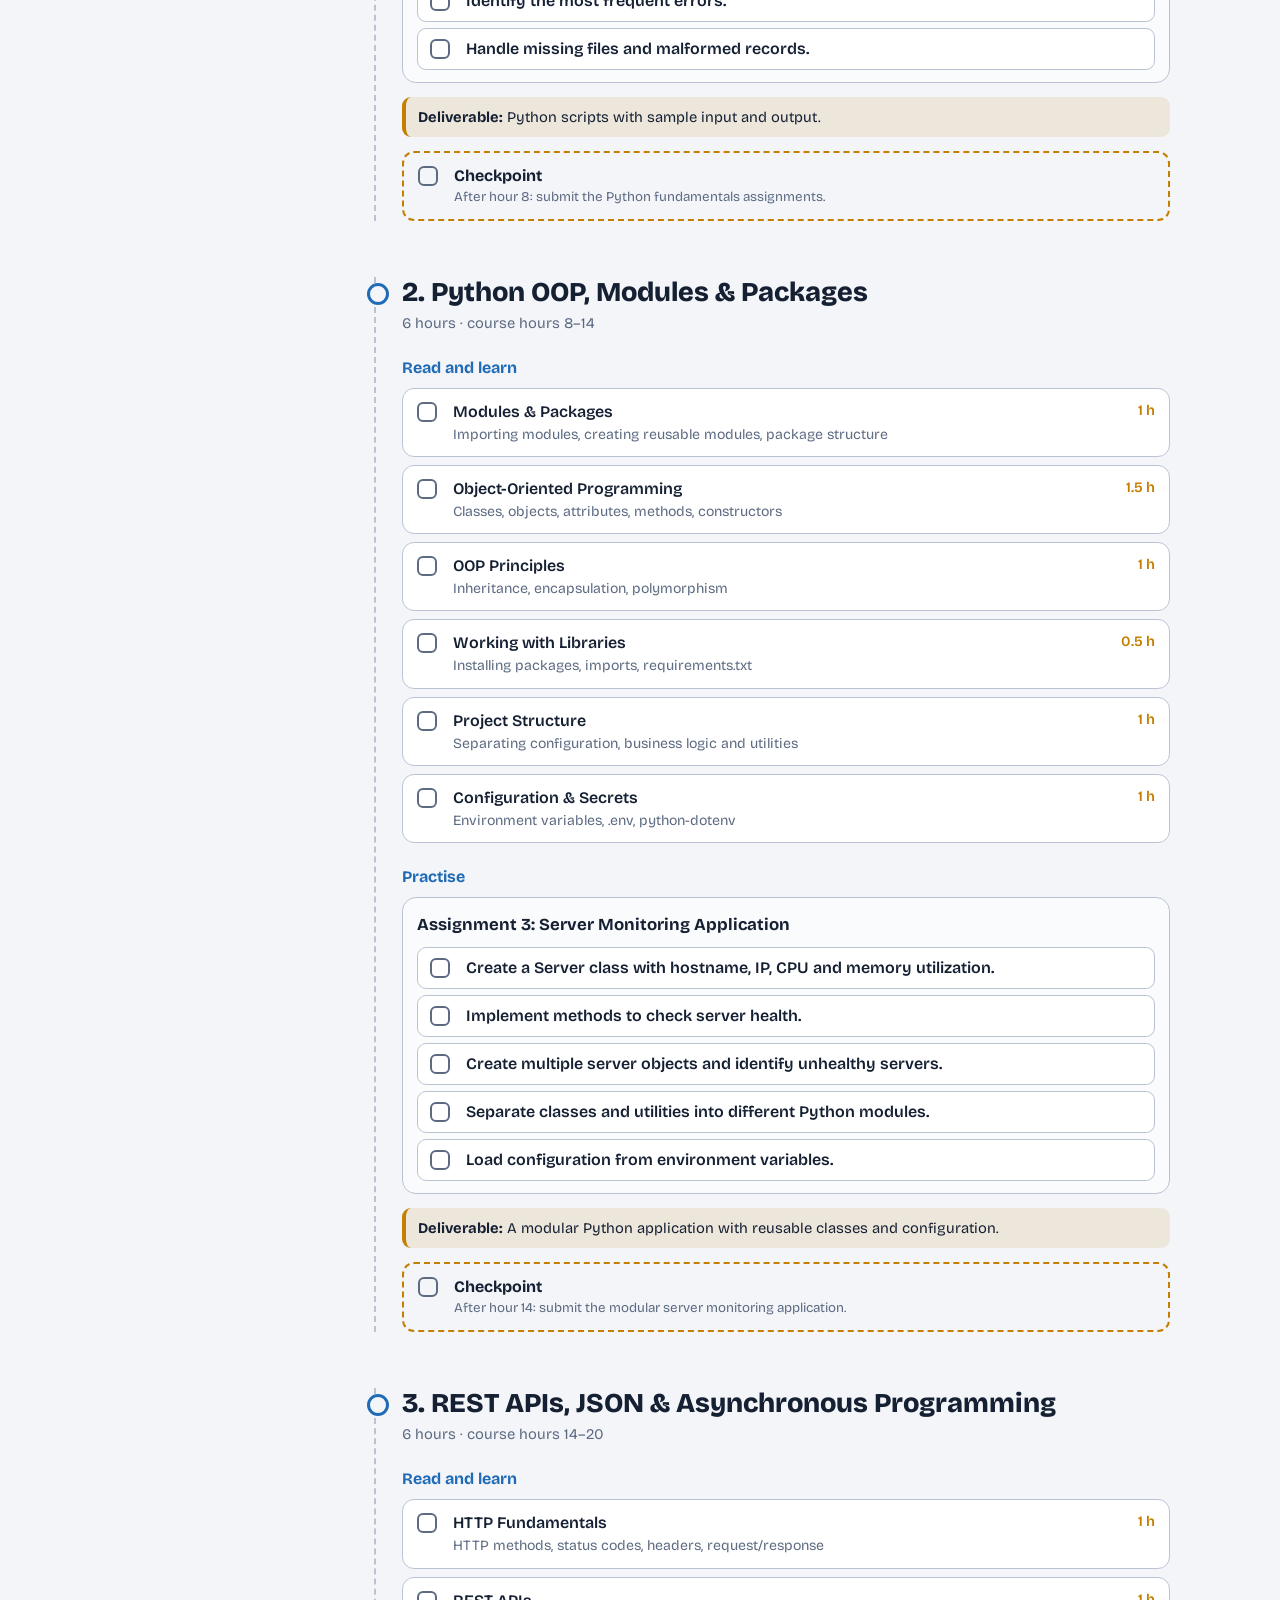
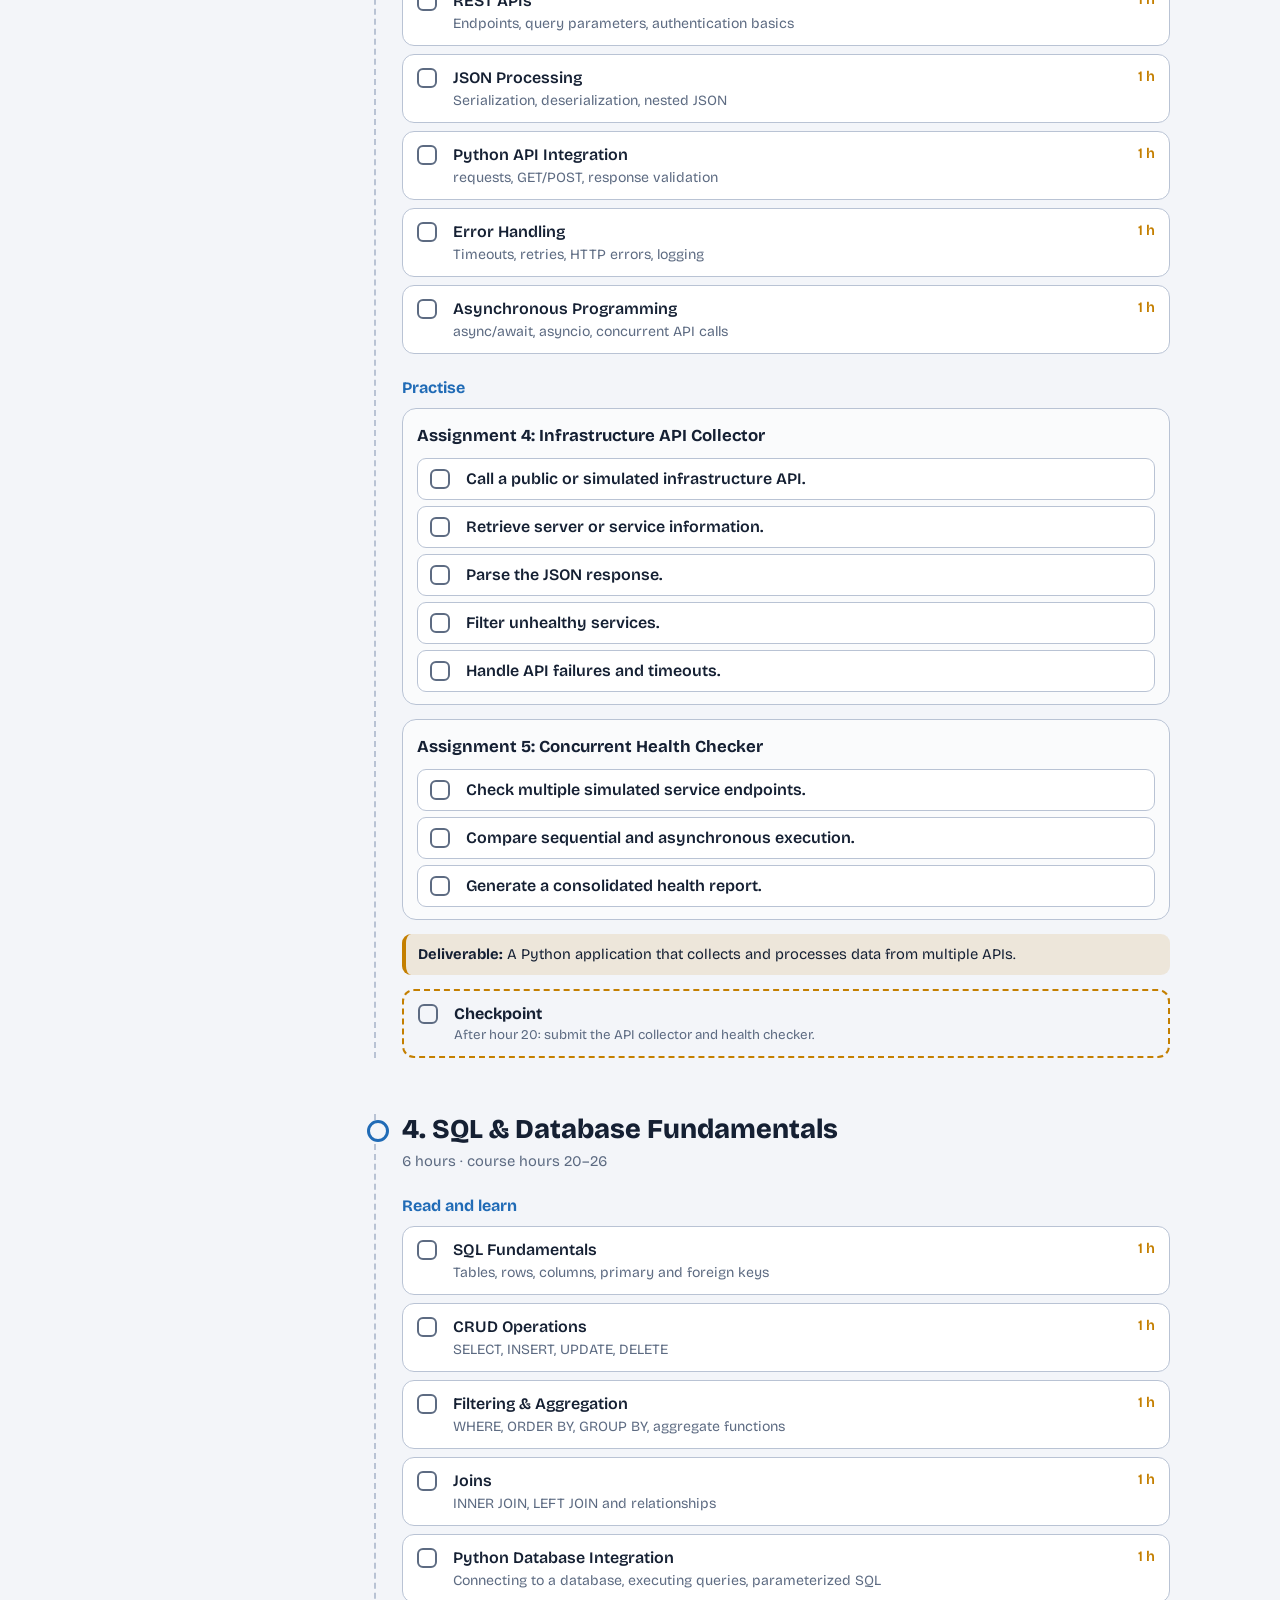
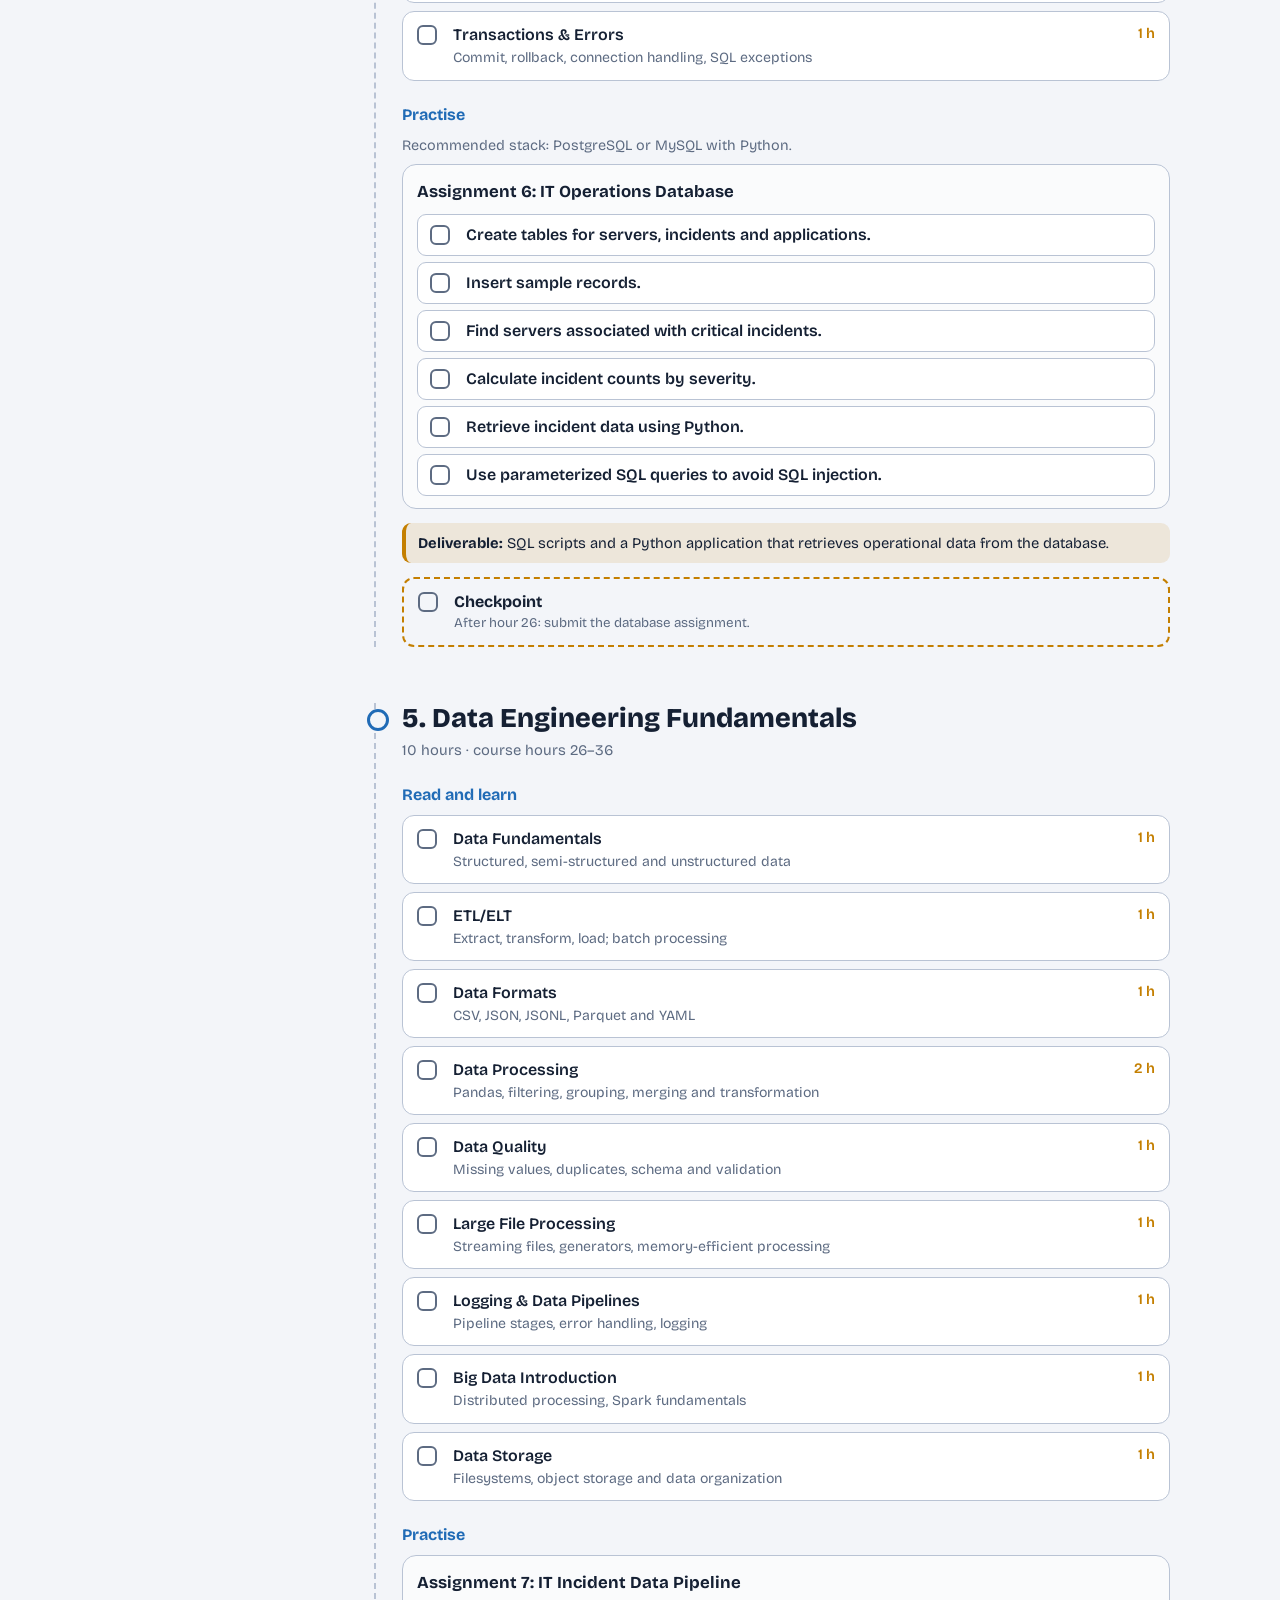
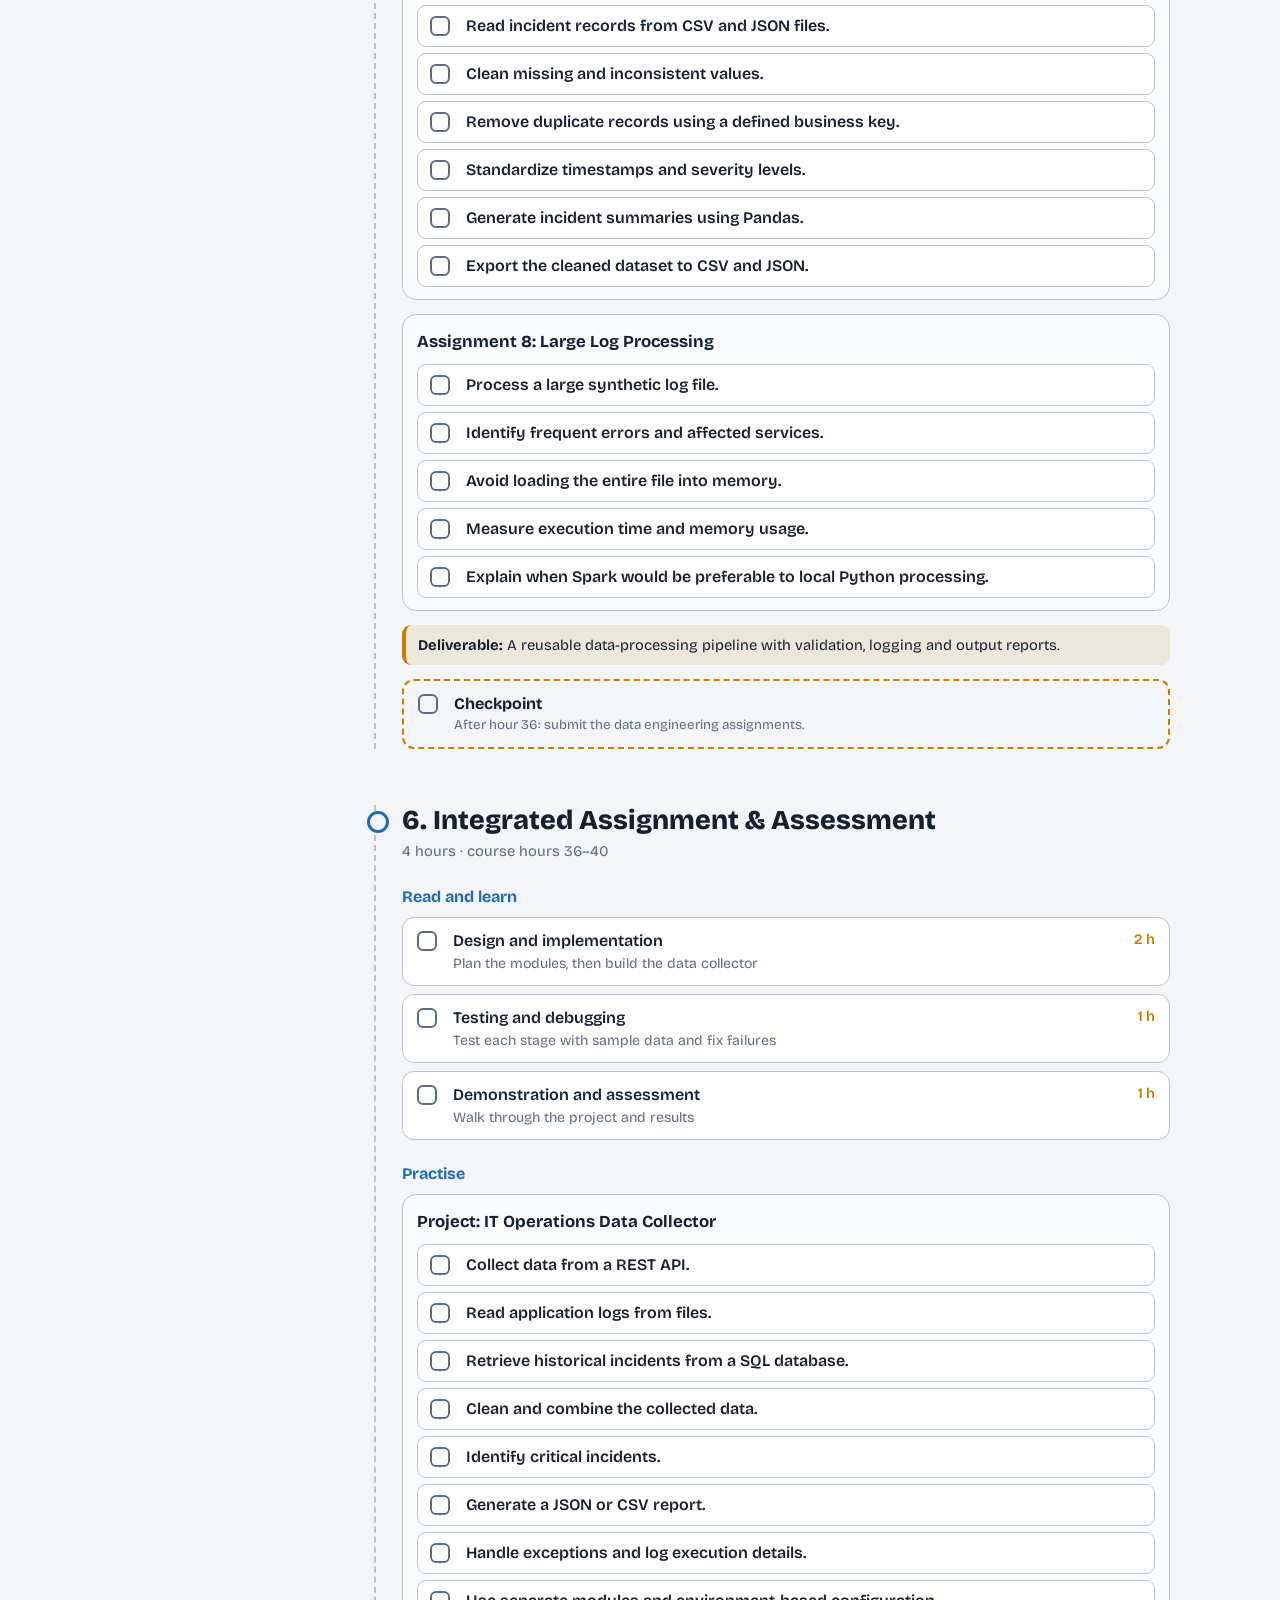
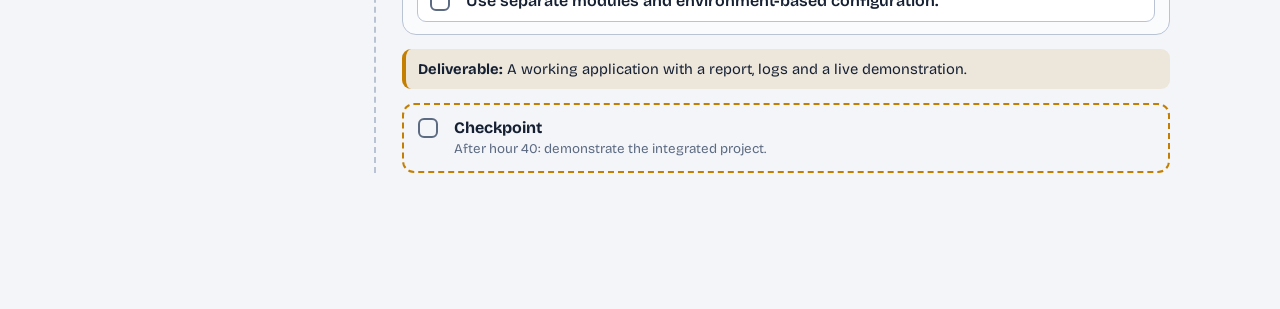
<file: aimaps/section-1-foundations.html>
<!DOCTYPE html>
<html lang="en" data-theme="dark">
<head>
<meta charset="utf-8">
<meta name="viewport" content="width=device-width, initial-scale=1">
<title>Programming & Data Foundations | AI Ops Roadmap</title>
<link rel="icon" href="data:image/svg+xml,<svg xmlns='http://www.w3.org/2000/svg' viewBox='0 0 100 100'><text y='.9em' font-size='90'>🐍</text></svg>">
<link rel="preconnect" href="https://fonts.googleapis.com">
<link href="https://fonts.googleapis.com/css2?family=Bricolage+Grotesque:opsz,wght@12..96,400;12..96,600;12..96,800&display=swap" rel="stylesheet">
<style>
:root{--bg:#0f1520;--panel:#192131;--tx:#e8edf5;--mu:#8e9bb0;--ln:#34415a;--ac:#f2b94b;--bl:hsl(210 70% 62%);--ok:hsl(150 55% 45%);--sh:0 6px 18px #0006}
[data-theme=light]{--bg:#f3f5f9;--panel:#fff;--tx:#152033;--mu:#5d6b82;--ln:#b9c3d4;--ac:#c47f00;--bl:hsl(210 70% 42%);--ok:hsl(150 55% 32%);--sh:0 6px 18px #1a2a4a1f}
*{box-sizing:border-box}
html{scroll-behavior:smooth;scroll-padding-top:70px}
body{margin:0;background:var(--bg);color:var(--tx);font:400 16px/1.5 "Bricolage Grotesque",system-ui,sans-serif}
button,a{font:inherit;color:inherit}button{cursor:pointer}
:focus-visible{outline:3px solid var(--ac);outline-offset:2px}
.bar{position:sticky;top:0;z-index:20;background:color-mix(in srgb,var(--bg) 88%,transparent);backdrop-filter:blur(10px);border-bottom:1px solid var(--ln)}
.bar .in{max-width:1100px;margin:auto;padding:10px 16px;display:flex;gap:12px;align-items:center}
.bar b{margin-right:auto;font-weight:800}
.pill{background:var(--panel);border:1px solid var(--ln);border-radius:999px;padding:6px 14px;text-decoration:none}
#prog{height:5px;background:var(--ln)}#prog i{display:block;height:100%;width:0;background:var(--ac);transition:width .4s}
.hero{max-width:1100px;margin:44px auto 10px;padding:0 20px}
h1{font-size:clamp(2.1rem,5.5vw,3.8rem);line-height:1.03;margin:0 0 12px;font-weight:800;letter-spacing:-.02em;max-width:16ch}
.hero p{color:var(--mu);max-width:62ch;margin:0 0 10px}
.facts{display:flex;flex-wrap:wrap;gap:10px;margin:16px 0}
.facts div{border:1px solid var(--ln);background:var(--panel);border-radius:12px;padding:8px 14px;font-size:.92rem}
.facts b{color:var(--ac)}
.flow{display:flex;gap:8px;align-items:center;flex-wrap:wrap;color:var(--mu);font-size:.95rem}
.flow span{border:1.5px dashed var(--ln);border-radius:8px;padding:2px 12px;color:var(--tx)}
.wrap{max-width:1100px;margin:26px auto 80px;padding:0 20px;display:grid;grid-template-columns:230px 1fr;gap:34px}
.rail{position:sticky;top:70px;align-self:start;display:flex;flex-direction:column;gap:6px}
.rail a{display:block;text-decoration:none;padding:8px 12px;border-radius:10px;border:1px solid transparent;color:var(--mu);font-size:.92rem;line-height:1.3}
.rail a b{display:block;color:var(--tx);font-weight:600}
.rail a.act{border-color:var(--bl);background:var(--panel)}
.rail a.dn b::after{content:" ✓";color:var(--ok)}
.mod{margin-bottom:56px;position:relative;padding-left:26px;border-left:2px dashed var(--ln)}
.mod::before{content:"";position:absolute;left:-9px;top:6px;width:16px;height:16px;border-radius:50%;background:var(--bg);border:3px solid var(--bl)}
.mod.dn::before{background:var(--ok);border-color:var(--ok)}
.mh h2{margin:0;font-size:1.7rem;line-height:1.15;font-weight:800}
.mh p{margin:4px 0 0;color:var(--mu);font-size:.92rem}
h3{font-size:1rem;margin:22px 0 8px;color:var(--bl)}
.row{display:grid;grid-template-columns:24px 1fr auto;gap:12px;align-items:start;width:100%;text-align:left;background:var(--panel);border:1.5px solid var(--ln);border-radius:12px;padding:11px 14px;margin-bottom:8px;transition:border-color .2s}
.row:hover{border-color:var(--bl)}
.bx{width:20px;height:20px;border-radius:6px;border:2px solid var(--mu);margin-top:2px;display:grid;place-items:center;font-size:13px;line-height:1;color:#fff}
.row[aria-pressed=true] .bx{background:var(--ok);border-color:var(--ok)}
.row[aria-pressed=true] .bx::after{content:"✓"}
.row[aria-pressed=true] b{text-decoration:line-through;text-decoration-color:var(--mu);color:var(--mu)}
.tx b{display:block;font-weight:600}.tx small{color:var(--mu);font-size:.88rem;display:block}
.hr{color:var(--ac);font-weight:600;font-size:.9rem;white-space:nowrap}
.card{border:1.5px solid var(--ln);border-radius:14px;padding:14px 14px 6px;margin-bottom:14px;background:color-mix(in srgb,var(--panel) 55%,transparent)}
.card h4{margin:0 0 10px;font-size:1.05rem}
.card .row{border-radius:9px;padding:8px 12px;margin-bottom:6px}
.dv{margin:4px 0 10px;padding:9px 12px;border-radius:9px;border-left:4px solid var(--ac);background:color-mix(in srgb,var(--ac) 12%,transparent);font-size:.92rem}
.note{font-size:.9rem;color:var(--mu);margin:0 0 8px}
.cp{display:grid;grid-template-columns:24px 1fr;gap:12px;width:100%;text-align:left;margin-top:14px;padding:11px 14px;border:2px dashed var(--ac);border-radius:12px;background:none}
.cp[aria-pressed=true]{border-style:solid;background:color-mix(in srgb,var(--ok) 16%,transparent);border-color:var(--ok)}
.cp[aria-pressed=true] .bx{background:var(--ok);border-color:var(--ok)}
.cp[aria-pressed=true] .bx::after{content:"✓"}
.cp small{display:block;color:var(--mu)}
#toast{position:fixed;bottom:20px;left:50%;transform:translate(-50%,90px);background:var(--ac);color:#101010;padding:9px 18px;border-radius:99px;font-weight:600;transition:transform .35s;z-index:30}
#toast.show{transform:translate(-50%,0)}
@media(max-width:800px){
.wrap{grid-template-columns:1fr;gap:18px}
.rail{flex-direction:row;overflow-x:auto;top:52px;background:var(--bg);padding:6px 0;z-index:10}
.rail a{min-width:150px}.mod{padding-left:18px}
}
@media(prefers-reduced-motion:reduce){*{transition:none!important;scroll-behavior:auto!important}}
</style>
</head>
<body>
<div class="bar"><div class="in">
<a class="pill" href="index.html">← Roadmap</a>
<b>Section 1</b>
<button class="pill" id="theme" aria-label="Toggle theme">☀/🌙</button>
</div><div id="prog"><i></i></div></div>

<header class="hero">
<h1>Programming & Data Foundations</h1>
<p>Build the Python and data-handling skills you need to develop LLM applications, RAG pipelines and AI agents. Built for working professionals in IT Operations, DevOps, SRE, DBA, Cloud and Data Engineering.</p>
<div class="facts"><div><b>40 hours</b> of concepts, labs and assignments</div><div><b id="hd">0</b> of 40 hours studied</div><div><b id="td">0</b> of <span id="tt">0</span> practice tasks done</div></div>
<div class="flow">How each module works: <span>Read the topics</span> then <span>Do the assignments</span> then <span>Pass the checkpoint</span></div>
</header>

<div class="wrap">
<nav class="rail" id="rail" aria-label="Modules"></nav>
<main id="mods"></main>
</div>
<div id="toast" role="status"></div>

<script>
const M=[
{t:"Python Fundamentals",h:8,
T:[["Python Introduction","Installation, interpreter, IDE, virtual environments, pip",1],["Variables & Data Types","Strings, integers, floats, booleans, type conversion",1],["Data Structures","Lists, tuples, sets, dictionaries",1.5],["Conditional Statements","if, elif, else, logical operators",.5],["Loops","for, while, break, continue, enumerate, range",1],["Functions","Parameters, return values, default arguments, *args, **kwargs",1],["Exception Handling","try, except, finally, raising exceptions",1],["File Handling","Read/write text, CSV, JSON, basic log processing",1]],
A:[["Assignment 1: Server Inventory Processor",["Store server details in Python data structures.","Filter servers based on OS, environment and status.","Generate a summary of active and inactive servers."]],["Assignment 2: Log Analyzer",["Read a sample application log file.","Count INFO, WARNING and ERROR messages.","Identify the most frequent errors.","Handle missing files and malformed records."]]],
D:"Python scripts with sample input and output.",C:"After hour 8: submit the Python fundamentals assignments."},
{t:"Python OOP, Modules & Packages",h:6,
T:[["Modules & Packages","Importing modules, creating reusable modules, package structure",1],["Object-Oriented Programming","Classes, objects, attributes, methods, constructors",1.5],["OOP Principles","Inheritance, encapsulation, polymorphism",1],["Working with Libraries","Installing packages, imports, requirements.txt",.5],["Project Structure","Separating configuration, business logic and utilities",1],["Configuration & Secrets","Environment variables, .env, python-dotenv",1]],
A:[["Assignment 3: Server Monitoring Application",["Create a Server class with hostname, IP, CPU and memory utilization.","Implement methods to check server health.","Create multiple server objects and identify unhealthy servers.","Separate classes and utilities into different Python modules.","Load configuration from environment variables."]]],
D:"A modular Python application with reusable classes and configuration.",C:"After hour 14: submit the modular server monitoring application."},
{t:"REST APIs, JSON & Asynchronous Programming",h:6,
T:[["HTTP Fundamentals","HTTP methods, status codes, headers, request/response",1],["REST APIs","Endpoints, query parameters, authentication basics",1],["JSON Processing","Serialization, deserialization, nested JSON",1],["Python API Integration","requests, GET/POST, response validation",1],["Error Handling","Timeouts, retries, HTTP errors, logging",1],["Asynchronous Programming","async/await, asyncio, concurrent API calls",1]],
A:[["Assignment 4: Infrastructure API Collector",["Call a public or simulated infrastructure API.","Retrieve server or service information.","Parse the JSON response.","Filter unhealthy services.","Handle API failures and timeouts."]],["Assignment 5: Concurrent Health Checker",["Check multiple simulated service endpoints.","Compare sequential and asynchronous execution.","Generate a consolidated health report."]]],
D:"A Python application that collects and processes data from multiple APIs.",C:"After hour 20: submit the API collector and health checker."},
{t:"SQL & Database Fundamentals",h:6,N:"Recommended stack: PostgreSQL or MySQL with Python.",
T:[["SQL Fundamentals","Tables, rows, columns, primary and foreign keys",1],["CRUD Operations","SELECT, INSERT, UPDATE, DELETE",1],["Filtering & Aggregation","WHERE, ORDER BY, GROUP BY, aggregate functions",1],["Joins","INNER JOIN, LEFT JOIN and relationships",1],["Python Database Integration","Connecting to a database, executing queries, parameterized SQL",1],["Transactions & Errors","Commit, rollback, connection handling, SQL exceptions",1]],
A:[["Assignment 6: IT Operations Database",["Create tables for servers, incidents and applications.","Insert sample records.","Find servers associated with critical incidents.","Calculate incident counts by severity.","Retrieve incident data using Python.","Use parameterized SQL queries to avoid SQL injection."]]],
D:"SQL scripts and a Python application that retrieves operational data from the database.",C:"After hour 26: submit the database assignment."},
{t:"Data Engineering Fundamentals",h:10,
T:[["Data Fundamentals","Structured, semi-structured and unstructured data",1],["ETL/ELT","Extract, transform, load; batch processing",1],["Data Formats","CSV, JSON, JSONL, Parquet and YAML",1],["Data Processing","Pandas, filtering, grouping, merging and transformation",2],["Data Quality","Missing values, duplicates, schema and validation",1],["Large File Processing","Streaming files, generators, memory-efficient processing",1],["Logging & Data Pipelines","Pipeline stages, error handling, logging",1],["Big Data Introduction","Distributed processing, Spark fundamentals",1],["Data Storage","Filesystems, object storage and data organization",1]],
A:[["Assignment 7: IT Incident Data Pipeline",["Read incident records from CSV and JSON files.","Clean missing and inconsistent values.","Remove duplicate records using a defined business key.","Standardize timestamps and severity levels.","Generate incident summaries using Pandas.","Export the cleaned dataset to CSV and JSON."]],["Assignment 8: Large Log Processing",["Process a large synthetic log file.","Identify frequent errors and affected services.","Avoid loading the entire file into memory.","Measure execution time and memory usage.","Explain when Spark would be preferable to local Python processing."]]],
D:"A reusable data-processing pipeline with validation, logging and output reports.",C:"After hour 36: submit the data engineering assignments."},
{t:"Integrated Assignment & Assessment",h:4,
T:[["Design and implementation","Plan the modules, then build the data collector",2],["Testing and debugging","Test each stage with sample data and fix failures",1],["Demonstration and assessment","Walk through the project and results",1]],
A:[["Project: IT Operations Data Collector",["Collect data from a REST API.","Read application logs from files.","Retrieve historical incidents from a SQL database.","Clean and combine the collected data.","Identify critical incidents.","Generate a JSON or CSV report.","Handle exceptions and log execution details.","Use separate modules and environment-based configuration."]]],
D:"A working application with a report, logs and a live demonstration.",C:"After hour 40: demonstrate the integrated project."}
];
const $=s=>document.querySelector(s);
let st={},theme="dark";
try{st=JSON.parse(localStorage.getItem("aiops-s1")||"{}");theme=localStorage.getItem("aiops-theme")||(matchMedia("(prefers-color-scheme: light)").matches?"light":"dark")}catch(e){}
document.documentElement.dataset.theme=theme;
const save=()=>{try{localStorage.setItem("aiops-s1",JSON.stringify(st))}catch(e){}};
let cum=0,tasks=0;
M.forEach(m=>{m.s=cum;cum+=m.h;m.e=cum;tasks+=m.A.reduce((a,x)=>a+x[1].length,0)+1});
$("#tt").textContent=tasks;
$("#rail").innerHTML=M.map((m,a)=>`<a href="#m${a}" data-a="${a}"><b>${a+1}. ${m.t}</b><span class="rc"></span></a>`).join("");
$("#mods").innerHTML=M.map((m,a)=>`<section class="mod" id="m${a}"><div class="mh"><h2>${a+1}. ${m.t}</h2><p>${m.h} hours · course hours ${m.s}–${m.e}</p></div>
<h3>Read and learn</h3>${m.T.map((t,i)=>`<button class="row" data-k="t.${a}.${i}" data-h="${t[2]}" aria-pressed="false"><span class="bx"></span><span class="tx"><b>${t[0]}</b><small>${t[1]}</small></span><span class="hr">${t[2]} h</span></button>`).join("")}
<h3>Practise</h3>${m.N?`<p class="note">${m.N}</p>`:""}${m.A.map((x,i)=>`<div class="card"><h4>${x[0]}</h4>${x[1].map((s,j)=>`<button class="row" data-k="a.${a}.${i}.${j}" data-s="1" aria-pressed="false"><span class="bx"></span><span class="tx"><b>${s}</b></span><span></span></button>`).join("")}</div>`).join("")}
<div class="dv"><strong>Deliverable:</strong> ${m.D}</div>
<button class="cp" data-k="c.${a}" data-s="1" aria-pressed="false"><span class="bx"></span><span><b>Checkpoint</b><small>${m.C}</small></span></button></section>`).join("");
let toastT;
function toast(x){const t=$("#toast");t.textContent=x;t.classList.add("show");clearTimeout(toastT);toastT=setTimeout(()=>t.classList.remove("show"),2400)}
function refresh(){
 let hd=0,td=0;
 M.forEach((m,a)=>{
  const sec=document.getElementById("m"+a);let tn=0,sn=0,sT=0;
  sec.querySelectorAll("[data-k]").forEach(b=>{
   const on=!!st[b.dataset.k];b.setAttribute("aria-pressed",on);
   if(b.dataset.s){sT++;if(on){sn++;td++}}else if(on){tn++;hd+=+b.dataset.h}
  });
  const fin=tn==m.T.length&&sn==sT;
  sec.classList.toggle("dn",fin);
  const r=document.querySelector(`.rail a[data-a="${a}"]`);
  r.classList.toggle("dn",fin);
  r.querySelector(".rc").textContent=`${tn}/${m.T.length} topics · ${sn}/${sT} tasks`;
 });
 $("#hd").textContent=hd;$("#td").textContent=td;
 $("#prog i").style.width=Math.round((hd/40*.5+td/tasks*.5)*100)+"%";
}
$("#mods").addEventListener("click",e=>{
 const b=e.target.closest("[data-k]");if(!b)return;
 const k=b.dataset.k;st[k]?delete st[k]:st[k]=1;save();refresh();
 const a=+k.split(".")[k[0]=="c"?1:1];
 if(st[k]&&document.getElementById("m"+a).classList.contains("dn"))toast("Module "+(a+1)+" complete: "+M[a].t);
});
$("#theme").onclick=()=>{theme=theme=="dark"?"light":"dark";document.documentElement.dataset.theme=theme;try{localStorage.setItem("aiops-theme",theme)}catch(e){}};
const io=new IntersectionObserver(es=>es.forEach(x=>{if(x.isIntersecting){document.querySelectorAll(".rail a").forEach(r=>r.classList.toggle("act",r.getAttribute("href")=="#"+x.target.id))}}),{rootMargin:"-30% 0px -60% 0px"});
document.querySelectorAll(".mod").forEach(s=>io.observe(s));
refresh();
</script>
</body>
</html>
</file>
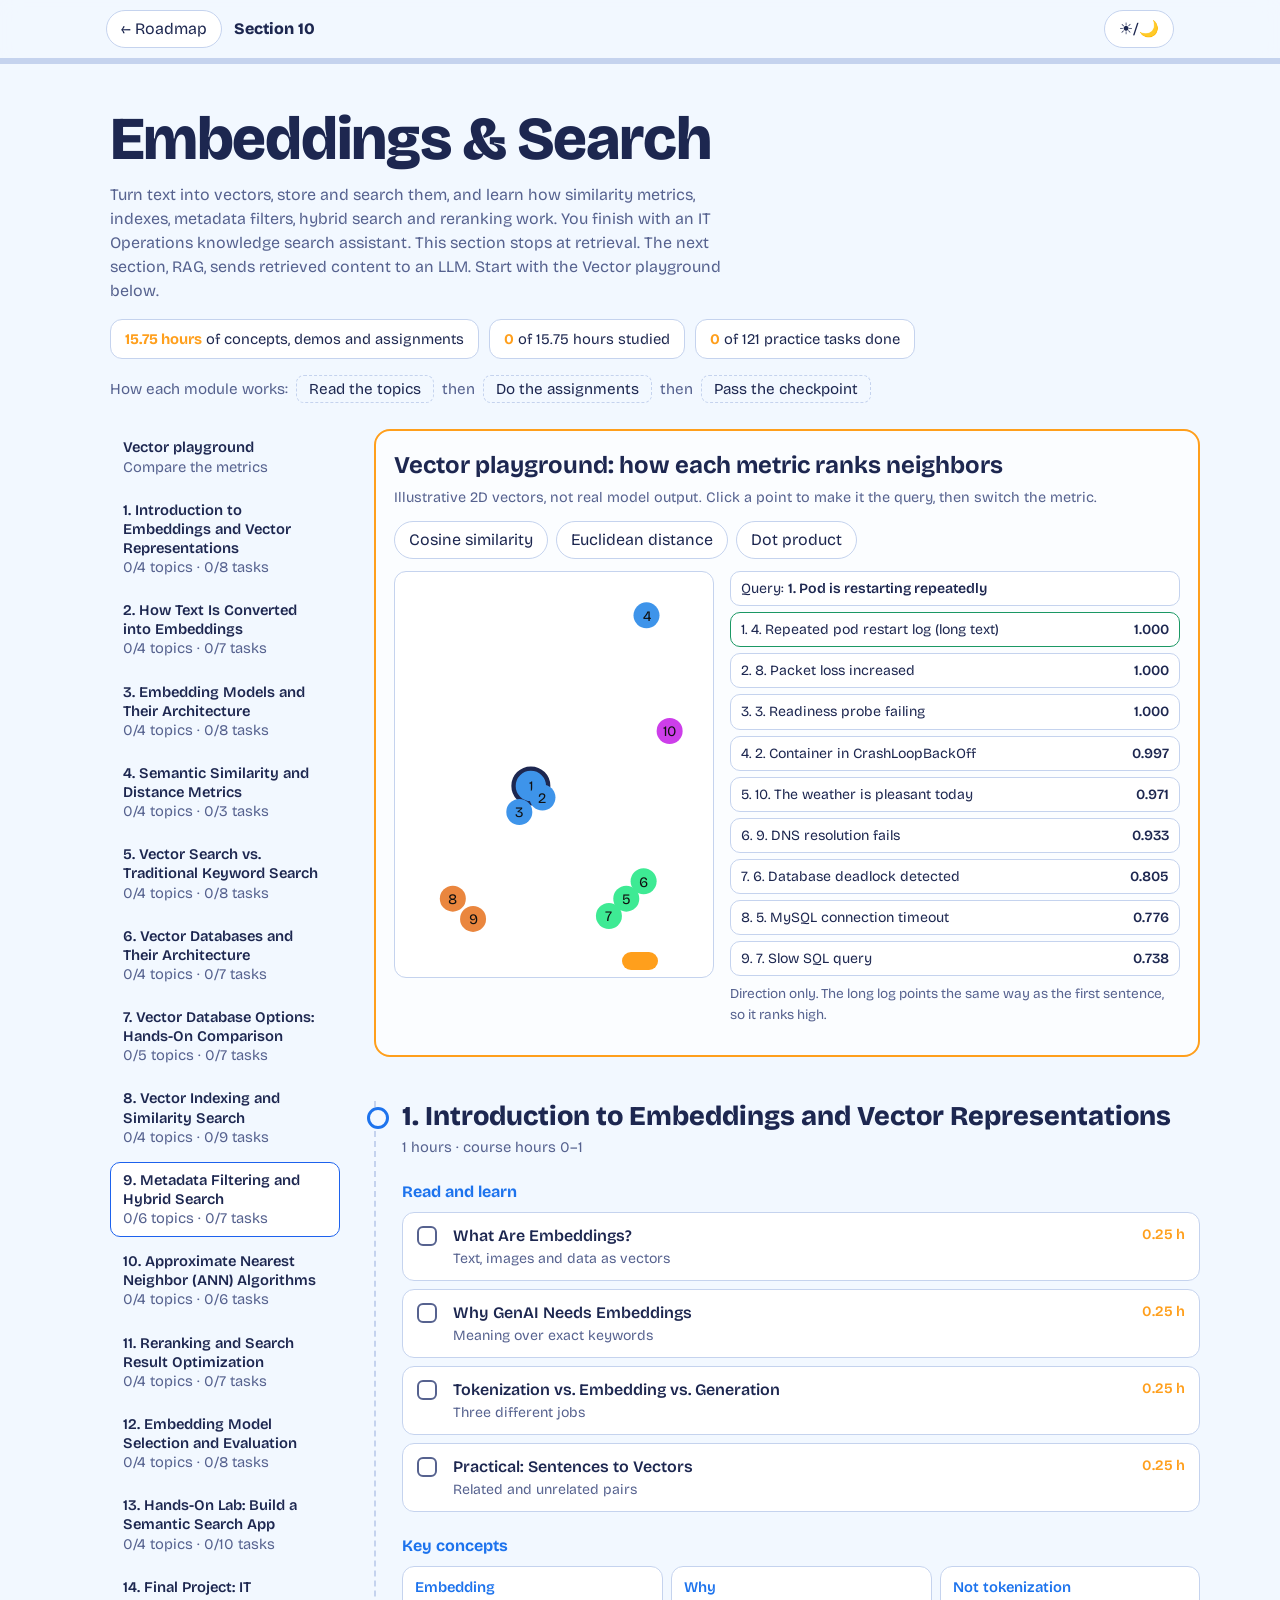
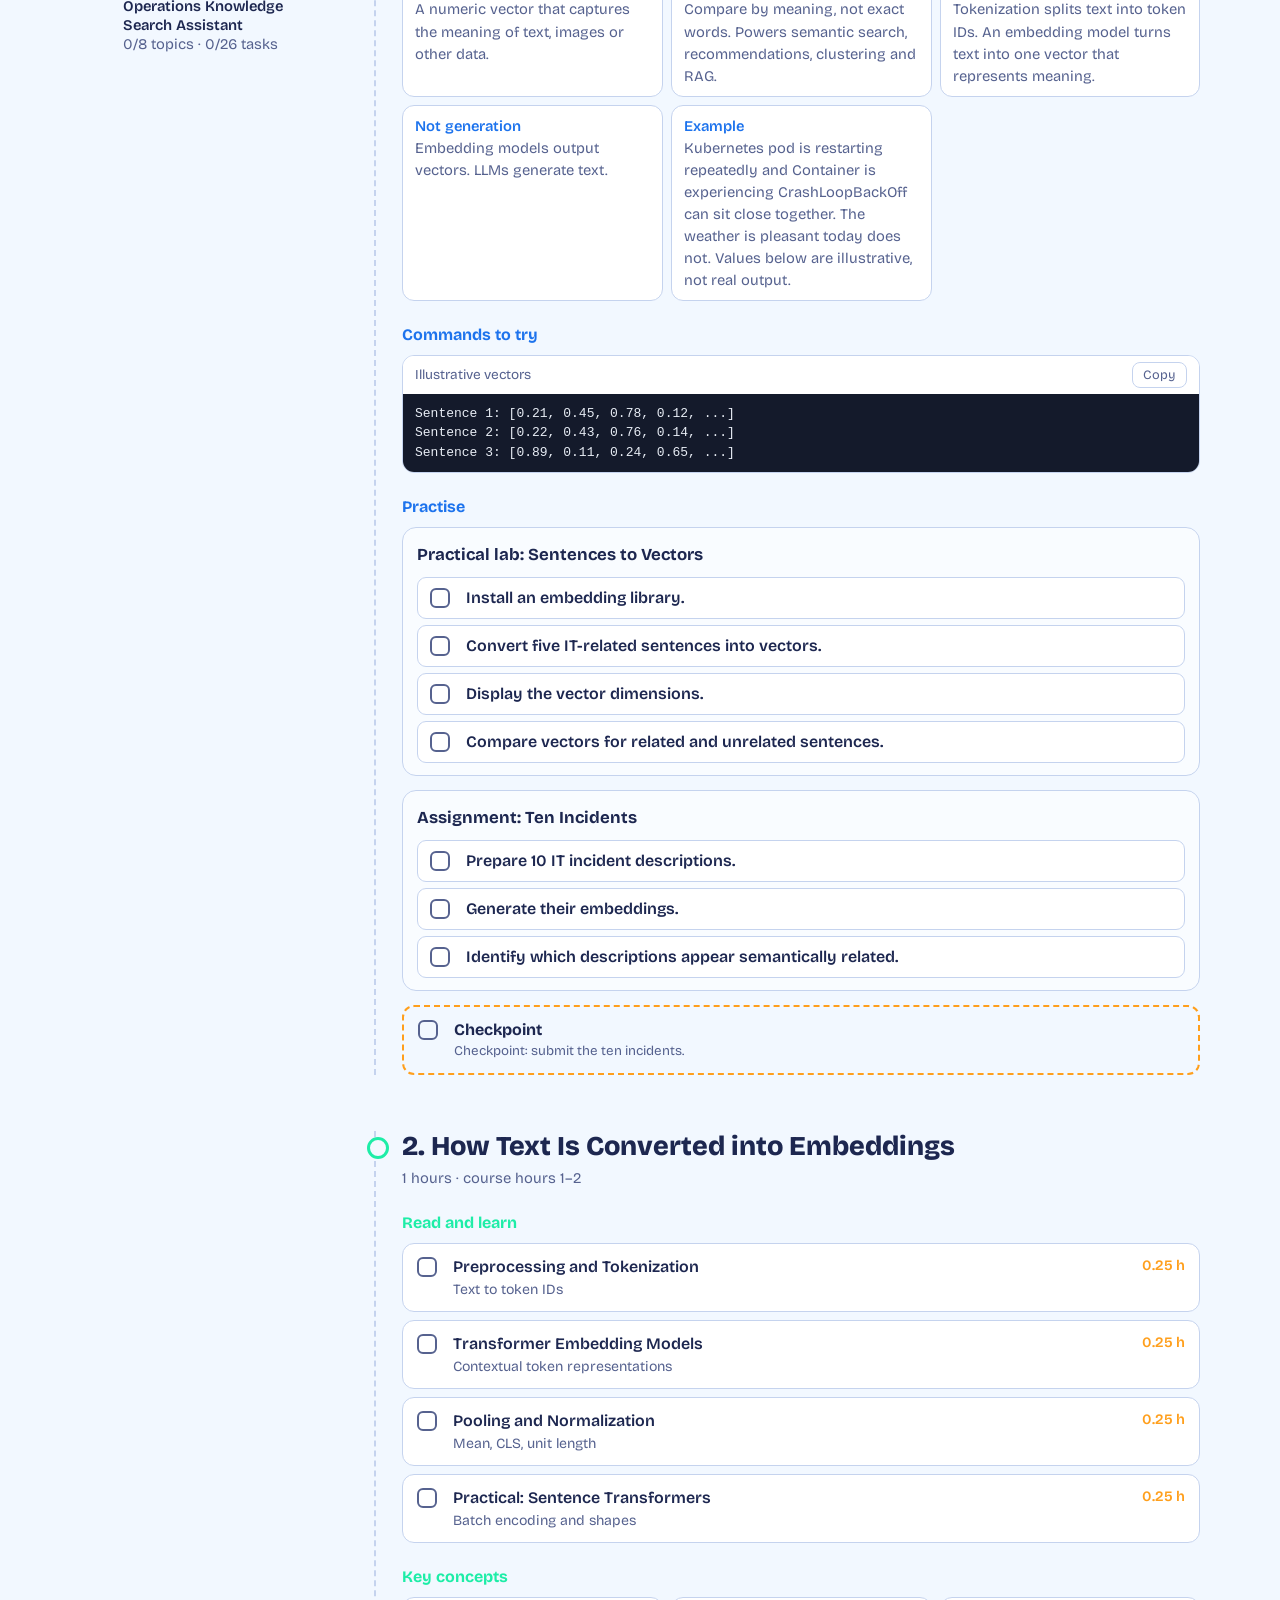
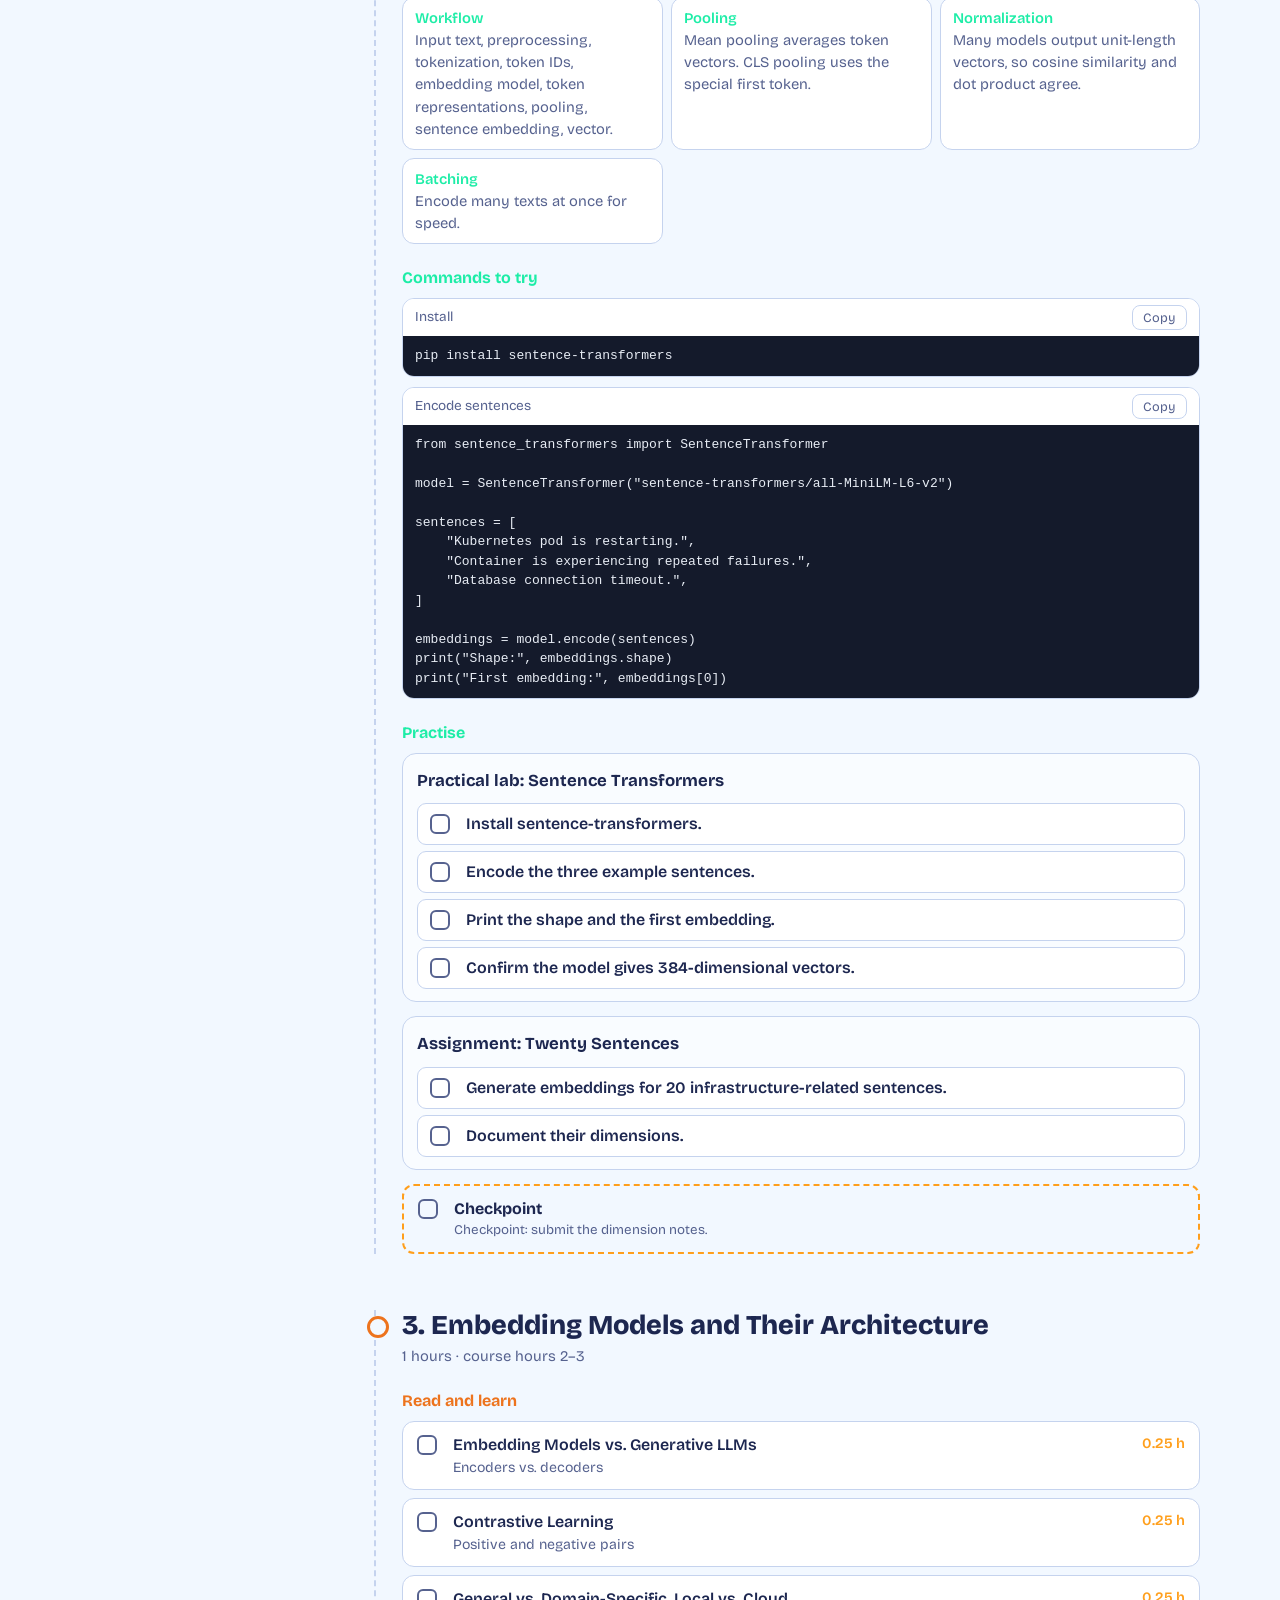
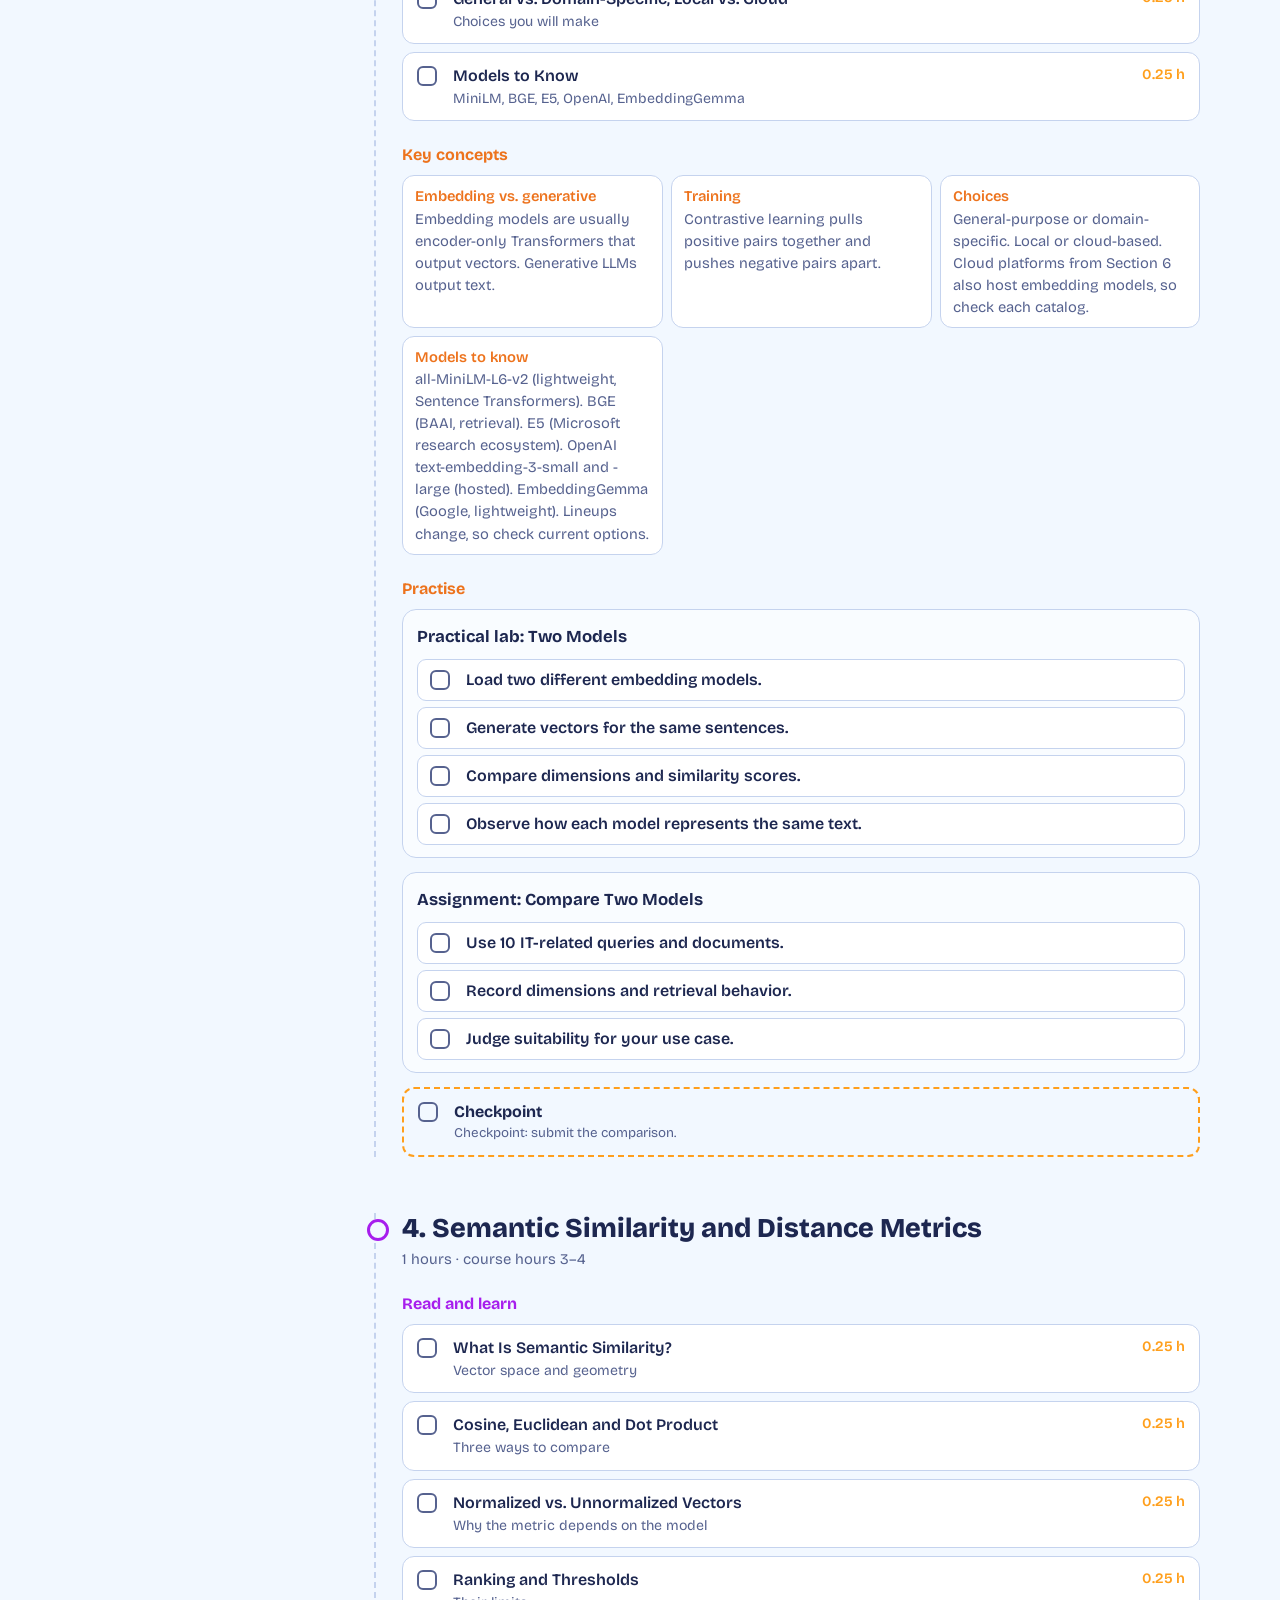
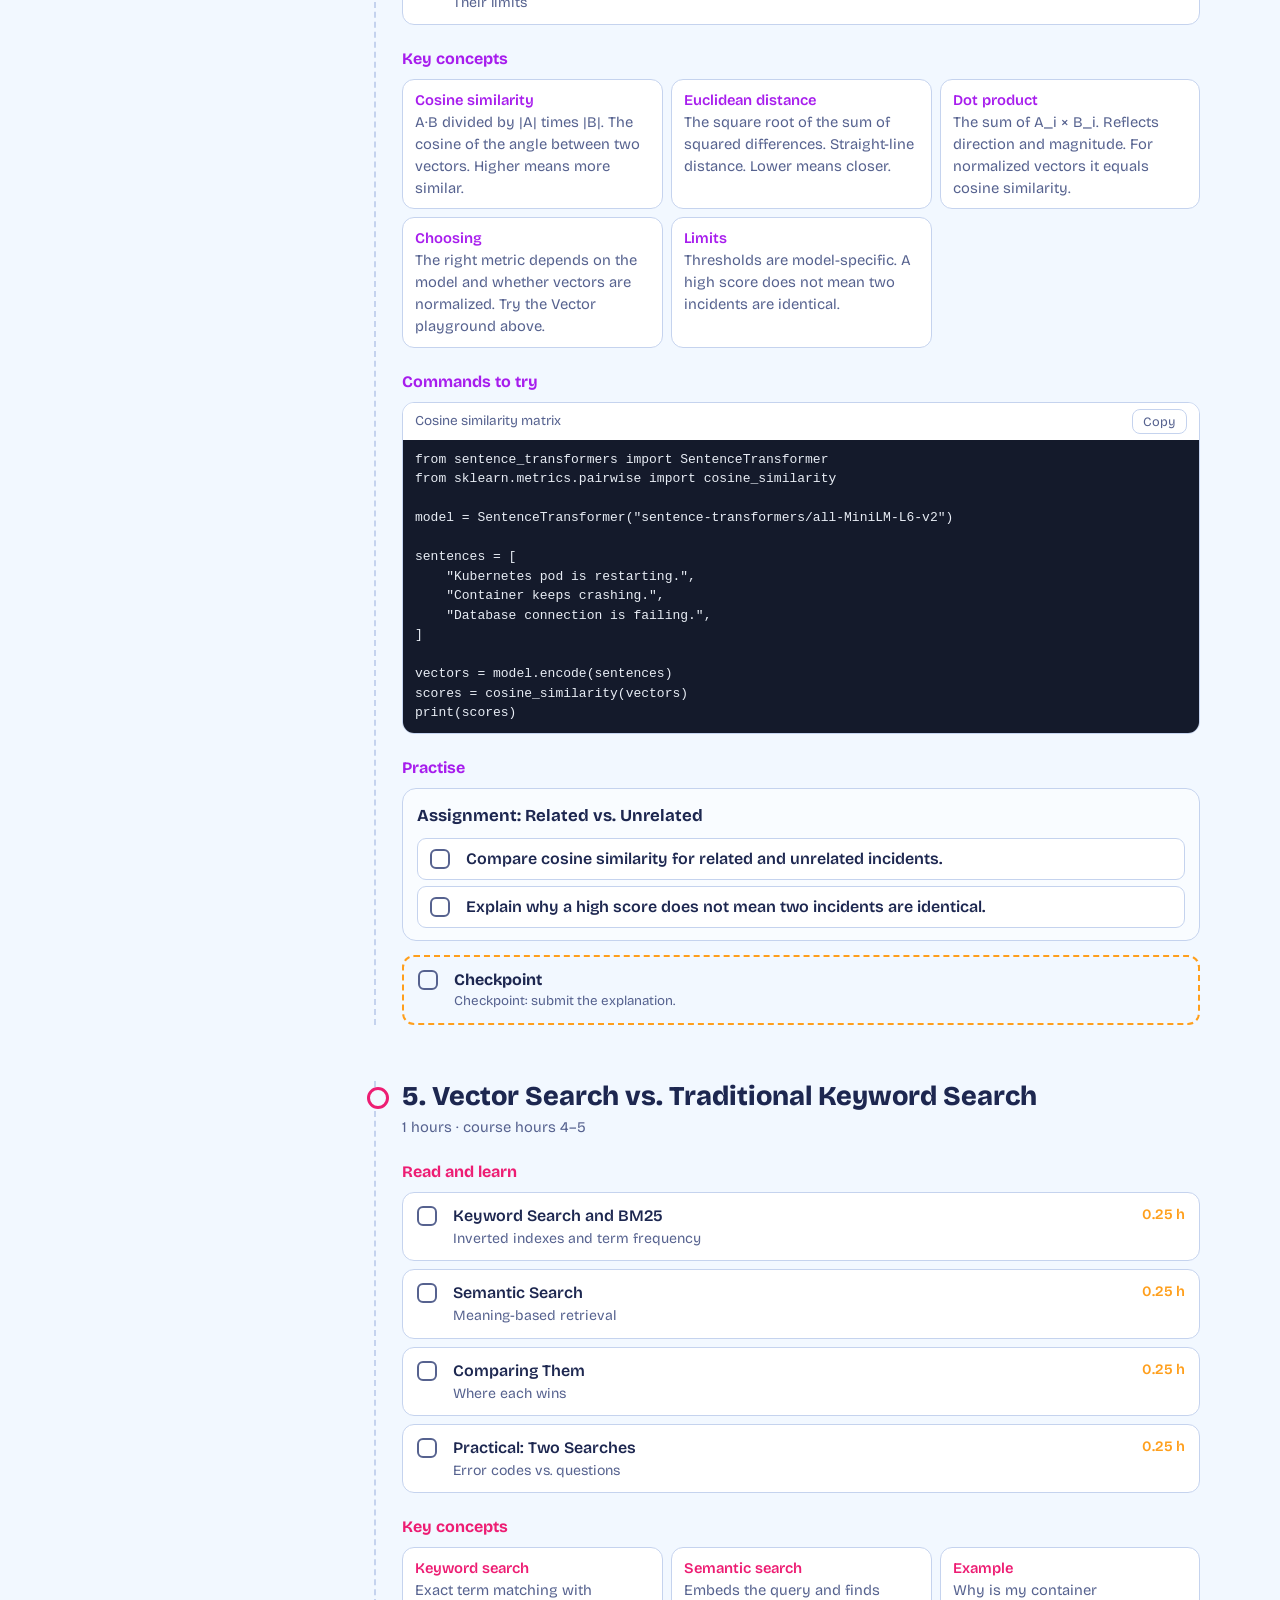
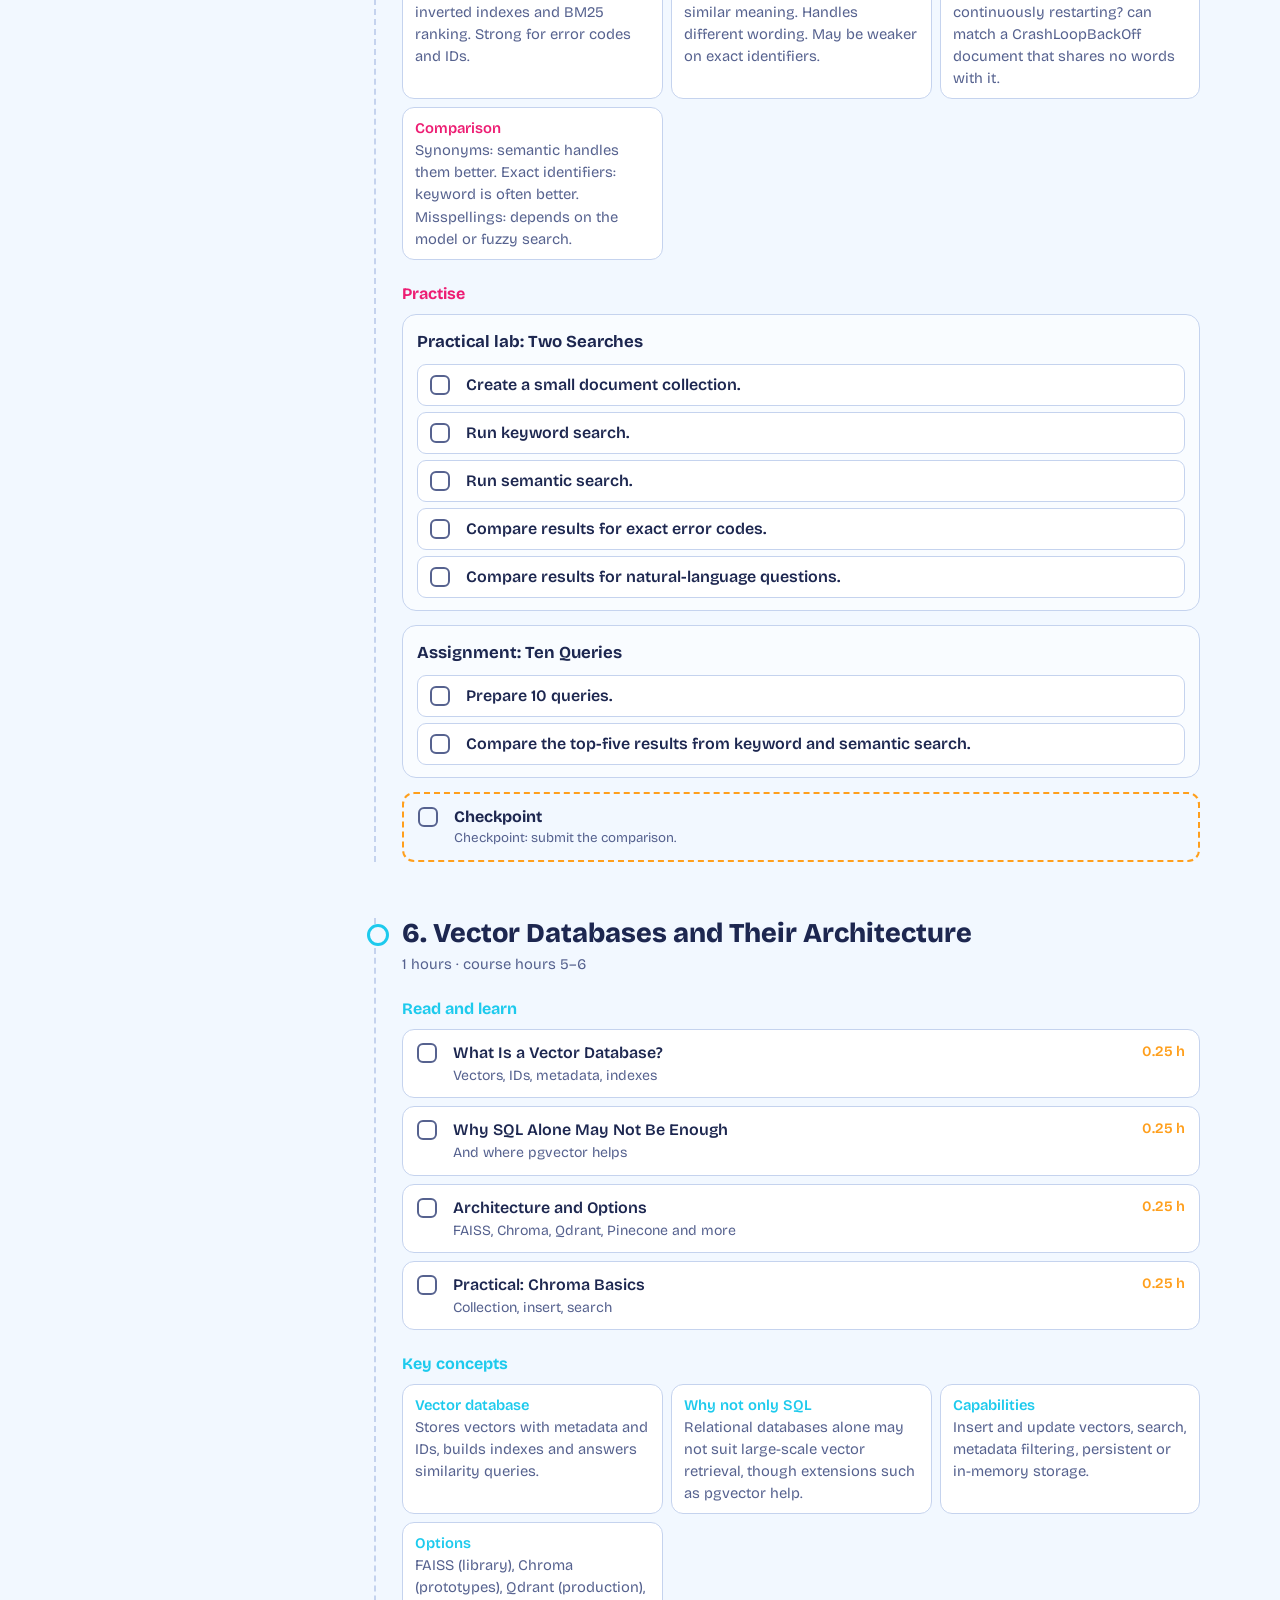
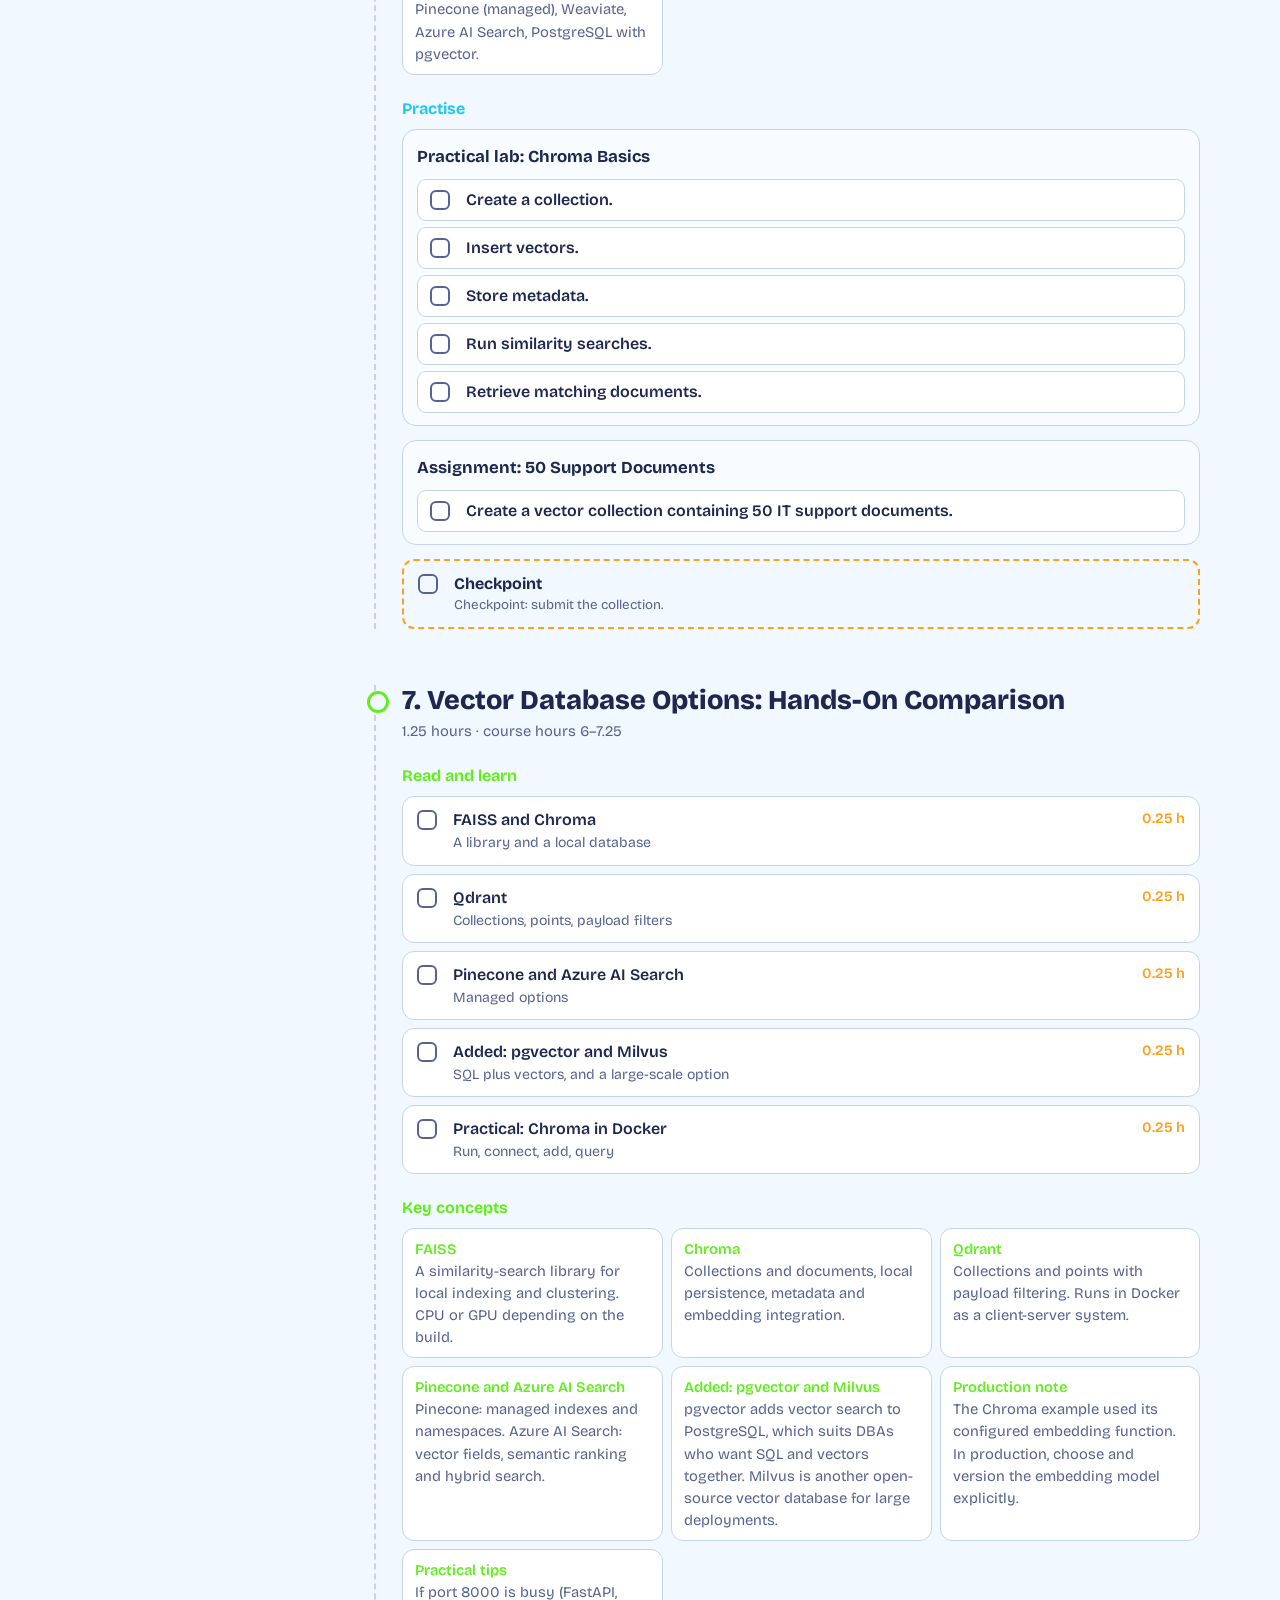
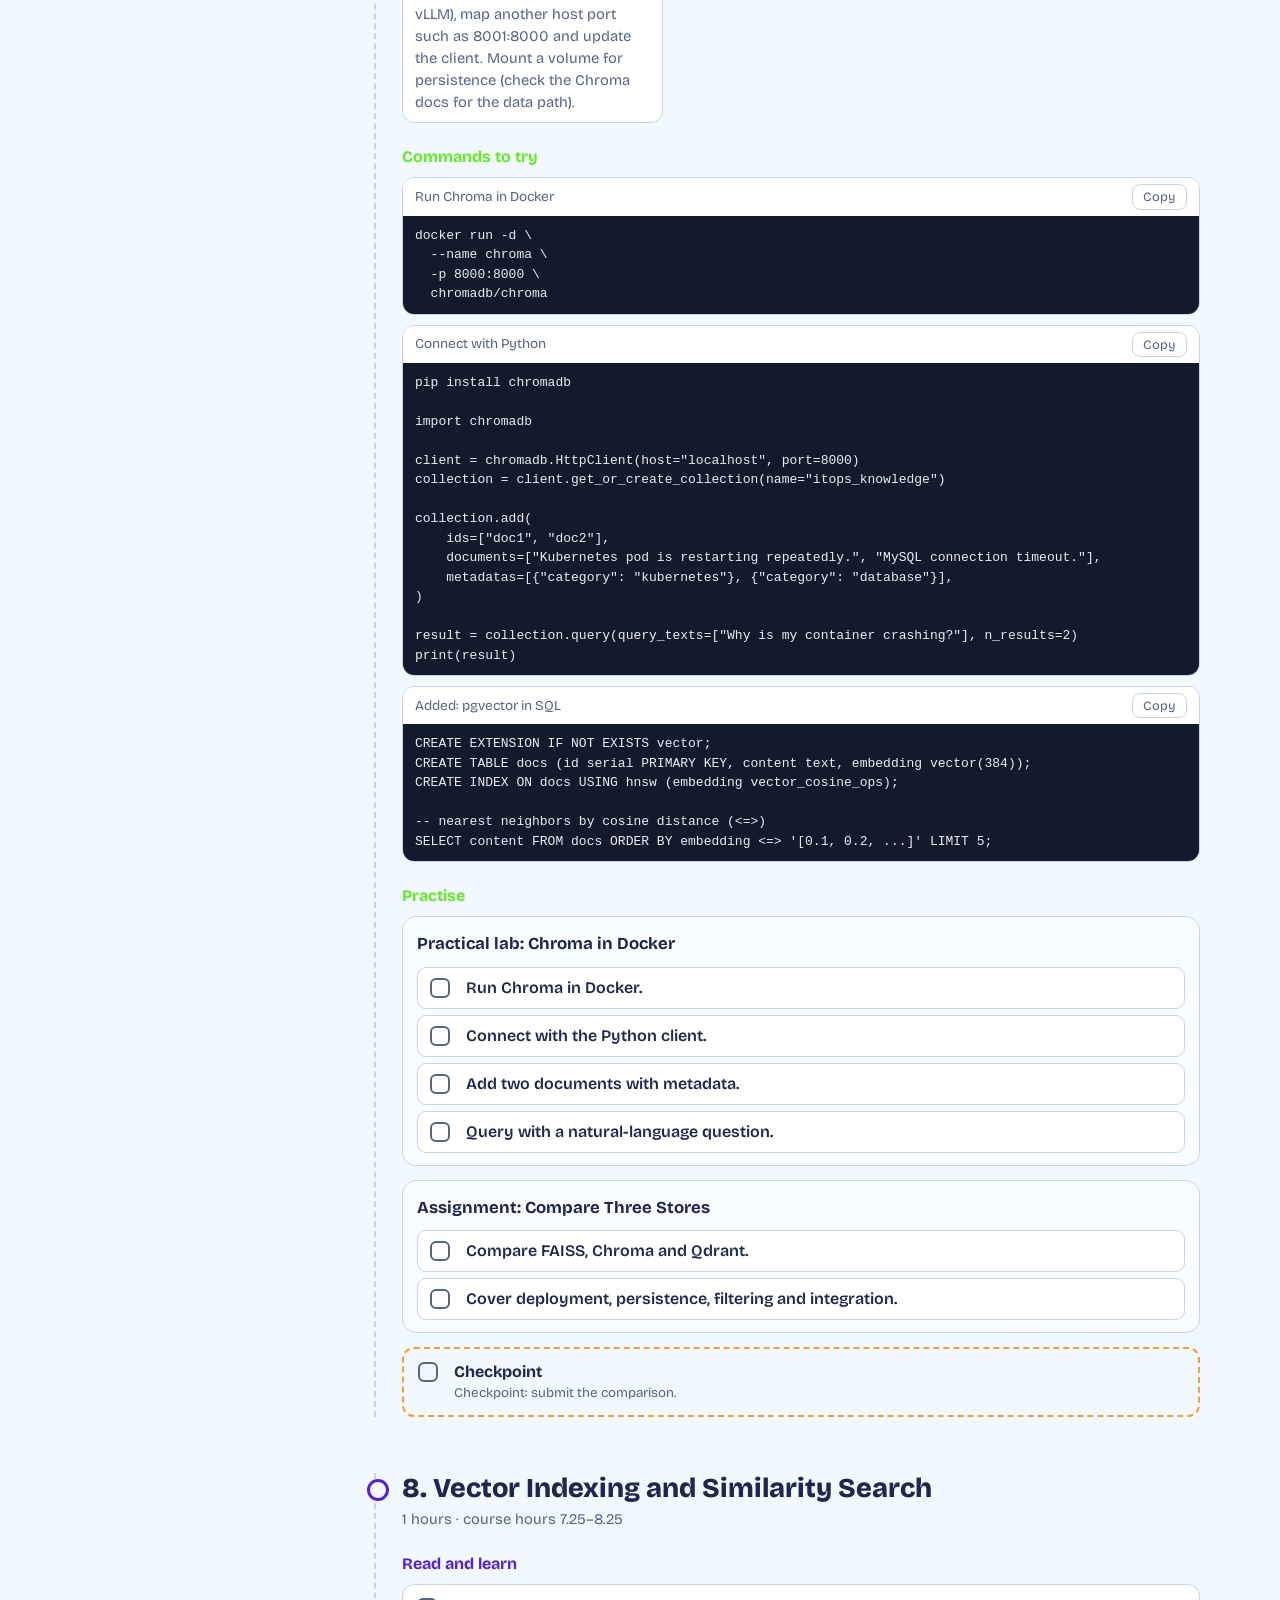
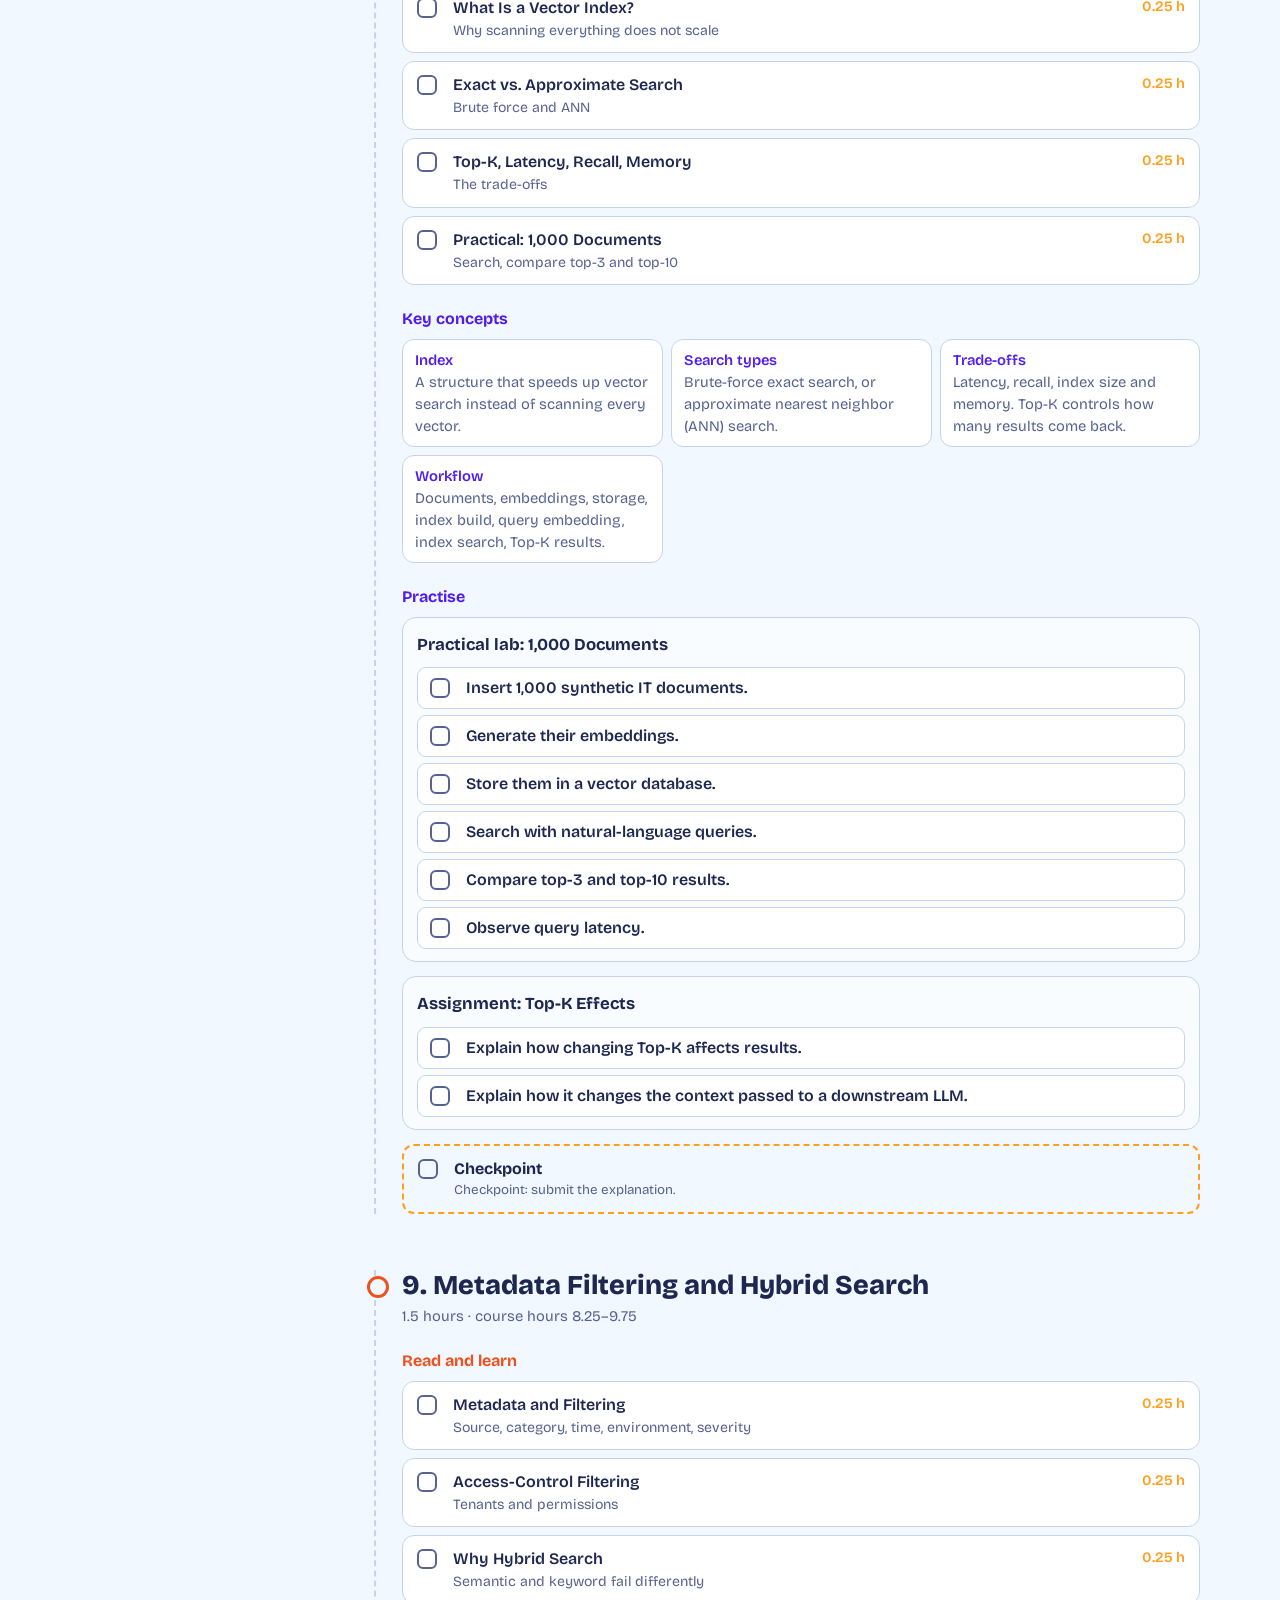
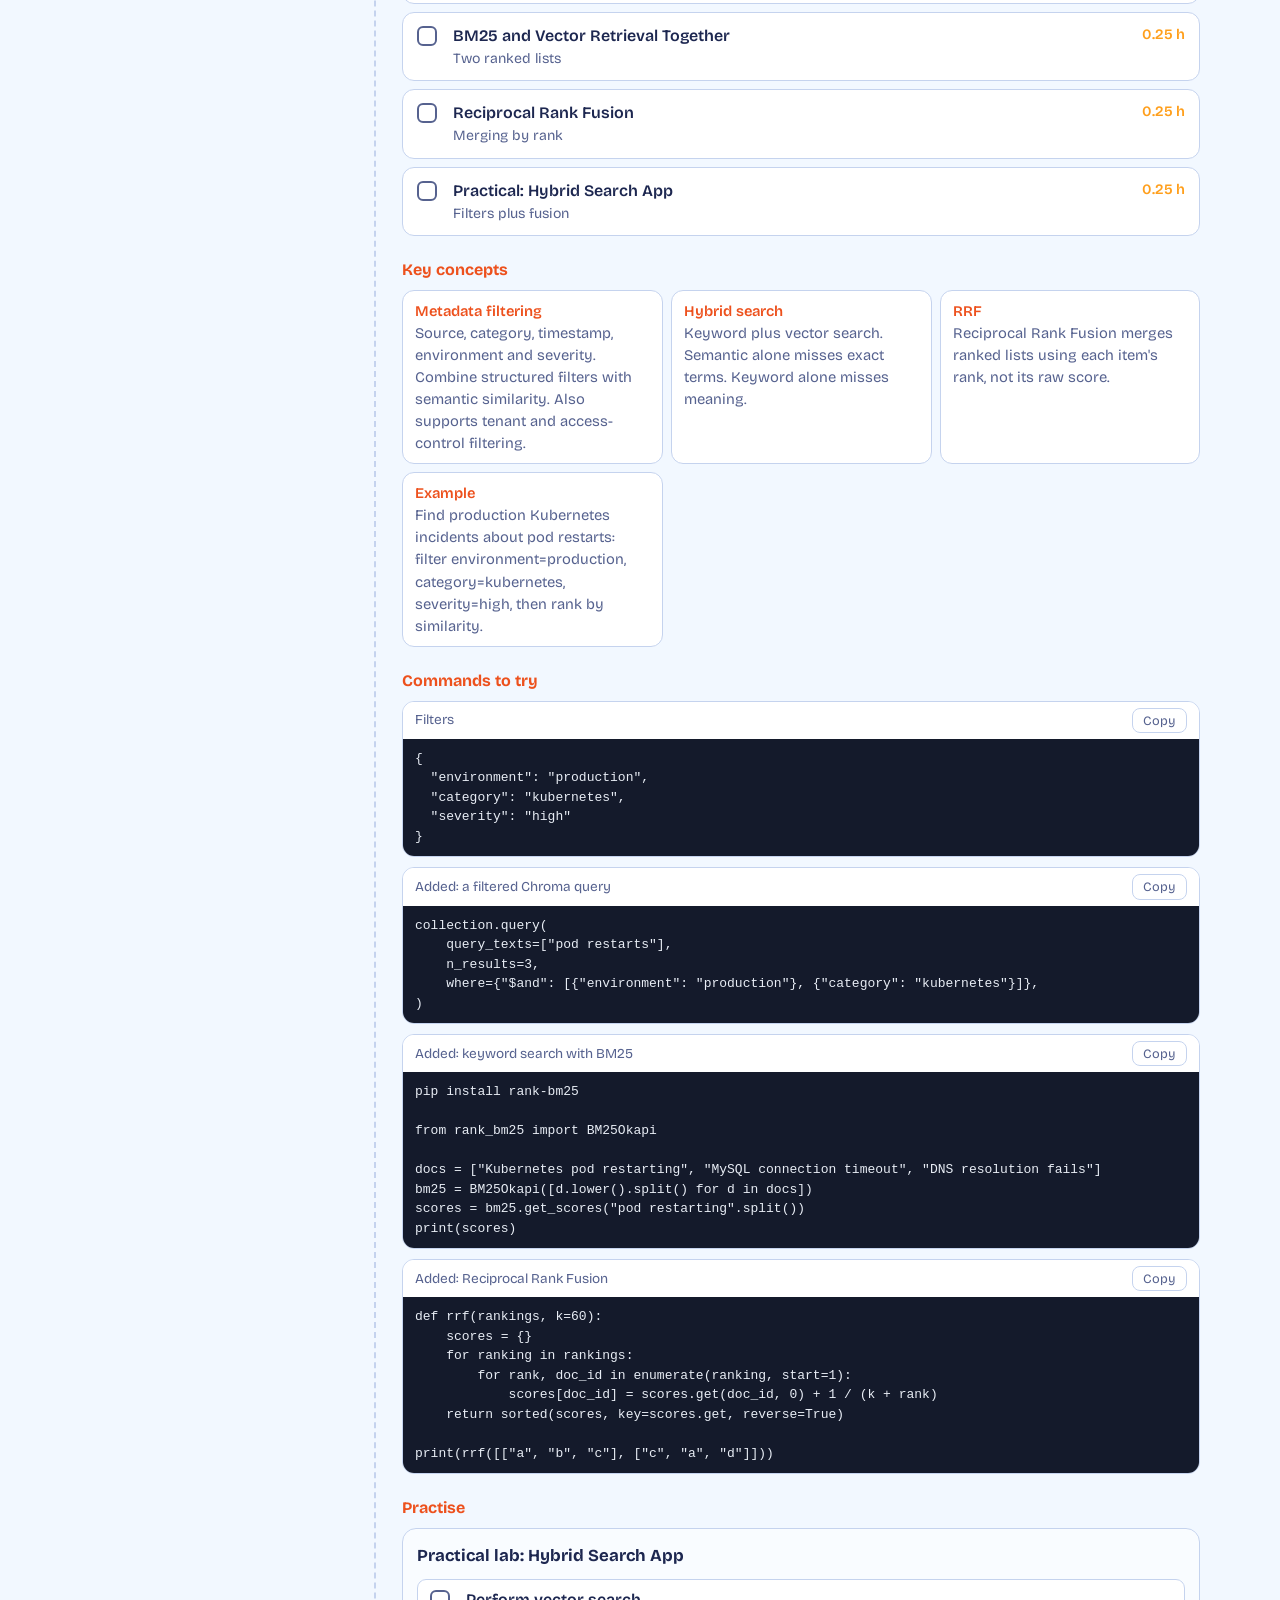
<file: aimaps/section-10-embeddings-search.html>
<!DOCTYPE html>
<html lang="en" data-theme="light">
<head>
<meta charset="utf-8">
<meta name="viewport" content="width=device-width, initial-scale=1">
<title>Embeddings & Search | AI Ops Roadmap</title>
<link rel="icon" href="data:image/svg+xml,<svg xmlns='http://www.w3.org/2000/svg' viewBox='0 0 100 100'><text y='.9em' font-size='90'>🔎</text></svg>">
<link rel="preconnect" href="https://fonts.googleapis.com">
<link href="https://fonts.googleapis.com/css2?family=Bricolage+Grotesque:opsz,wght@12..96,400;12..96,600;12..96,800&display=swap" rel="stylesheet">
<style>
:root{--bg:#1a1640;--panel:#272160;--tx:#f4f1ff;--mu:#b9b3e6;--ln:#4d4596;--ac:#ffc93c;--bl:hsl(205 95% 68%);--ok:hsl(150 65% 48%);--sh:0 6px 18px #0005}
[data-theme=light]{--bg:#f2f8ff;--panel:#fff;--tx:#1d2750;--mu:#56628f;--ln:#c5d3ee;--ac:#ff9f1c;--bl:hsl(220 85% 52%);--ok:hsl(155 70% 35%);--sh:0 6px 16px #3b5bdb22}
*{box-sizing:border-box}
html{scroll-behavior:smooth;scroll-padding-top:70px}
body{margin:0;background-image:radial-gradient(circle at 10% 0,color-mix(in srgb,var(--ac) 22%,transparent),transparent 42%),radial-gradient(circle at 92% 8%,color-mix(in srgb,#4dabf7 22%,transparent),transparent 42%);background-attachment:fixed;background:var(--bg);color:var(--tx);font:400 16px/1.5 "Bricolage Grotesque",system-ui,sans-serif}
button,a{font:inherit;color:inherit}button{cursor:pointer}
:focus-visible{outline:3px solid var(--ac);outline-offset:2px}
.bar{position:sticky;top:0;z-index:20;background:color-mix(in srgb,var(--bg) 88%,transparent);backdrop-filter:blur(10px);border-bottom:1px solid var(--ln)}
.bar .in{max-width:1100px;margin:auto;padding:10px 16px;display:flex;gap:12px;align-items:center}
.bar b{margin-right:auto;font-weight:800}
.pill{background:var(--panel);border:1px solid var(--ln);border-radius:999px;padding:6px 14px;text-decoration:none}
#prog{height:5px;background:var(--ln)}#prog i{display:block;height:100%;width:0;background:var(--ac);transition:width .4s}
.hero{max-width:1100px;margin:44px auto 10px;padding:0 20px}
h1{font-size:clamp(2.1rem,5.5vw,3.8rem);line-height:1.03;margin:0 0 12px;font-weight:800;letter-spacing:-.02em;max-width:16ch}
.hero p{color:var(--mu);max-width:62ch;margin:0 0 10px}
.facts{display:flex;flex-wrap:wrap;gap:10px;margin:16px 0}
.facts div{border:1px solid var(--ln);background:var(--panel);border-radius:12px;padding:8px 14px;font-size:.92rem}
.facts b{color:var(--ac)}
.flow{display:flex;gap:8px;align-items:center;flex-wrap:wrap;color:var(--mu);font-size:.95rem}
.flow span{border:1.5px dashed var(--ln);border-radius:8px;padding:2px 12px;color:var(--tx)}
.wrap{max-width:1100px;margin:26px auto 80px;padding:0 20px;display:grid;grid-template-columns:230px 1fr;gap:34px}
.rail{position:sticky;top:70px;align-self:start;display:flex;flex-direction:column;gap:6px}
.rail a{display:block;text-decoration:none;padding:8px 12px;border-radius:10px;border:1px solid transparent;color:var(--mu);font-size:.92rem;line-height:1.3}
.rail a b{display:block;color:var(--tx);font-weight:600}
.rail a.act{border-color:var(--bl);background:var(--panel)}
.rail a.dn b::after{content:" ✓";color:var(--ok)}
.mod{margin-bottom:56px;position:relative;padding-left:26px;border-left:2px dashed var(--ln)}
.mod::before{content:"";position:absolute;left:-9px;top:6px;width:16px;height:16px;border-radius:50%;background:var(--bg);border:3px solid var(--bl)}
.mod.dn::before{background:var(--ok);border-color:var(--ok)}
.mh h2{margin:0;font-size:1.7rem;line-height:1.15;font-weight:800}
.mh p{margin:4px 0 0;color:var(--mu);font-size:.92rem}
h3{font-size:1rem;margin:22px 0 8px;color:var(--bl)}
.row{display:grid;grid-template-columns:24px 1fr auto;gap:12px;align-items:start;width:100%;text-align:left;background:var(--panel);border:1.5px solid var(--ln);border-radius:12px;padding:11px 14px;margin-bottom:8px;transition:border-color .2s}
.row:hover{border-color:var(--bl)}
.bx{width:20px;height:20px;border-radius:6px;border:2px solid var(--mu);margin-top:2px;display:grid;place-items:center;font-size:13px;line-height:1;color:#fff}
.row[aria-pressed=true] .bx{background:var(--ok);border-color:var(--ok)}
.row[aria-pressed=true] .bx::after{content:"✓"}
.row[aria-pressed=true] b{text-decoration:line-through;text-decoration-color:var(--mu);color:var(--mu)}
.tx b{display:block;font-weight:600}.tx small{color:var(--mu);font-size:.88rem;display:block}
.hr{color:var(--ac);font-weight:600;font-size:.9rem;white-space:nowrap}
.card{border:1.5px solid var(--ln);border-radius:14px;padding:14px 14px 6px;margin-bottom:14px;background:color-mix(in srgb,var(--panel) 55%,transparent)}
.card h4{margin:0 0 10px;font-size:1.05rem}
.card .row{border-radius:9px;padding:8px 12px;margin-bottom:6px}
.dv{margin:4px 0 10px;padding:9px 12px;border-radius:9px;border-left:4px solid var(--ac);background:color-mix(in srgb,var(--ac) 12%,transparent);font-size:.92rem}
.note{font-size:.9rem;color:var(--mu);margin:0 0 8px}
.cp{display:grid;grid-template-columns:24px 1fr;gap:12px;width:100%;text-align:left;margin-top:14px;padding:11px 14px;border:2px dashed var(--ac);border-radius:12px;background:none}
.cp[aria-pressed=true]{border-style:solid;background:color-mix(in srgb,var(--ok) 16%,transparent);border-color:var(--ok)}
.cp[aria-pressed=true] .bx{background:var(--ok);border-color:var(--ok)}
.cp[aria-pressed=true] .bx::after{content:"✓"}
.cp small{display:block;color:var(--mu)}
.kg{display:grid;grid-template-columns:repeat(auto-fit,minmax(230px,1fr));gap:8px}
.kc{background:var(--panel);border:1.5px solid var(--ln);border-radius:12px;padding:9px 12px;font-size:.92rem;color:var(--mu)}
.kc b{display:block;color:var(--bl);font-weight:600}
.cmd{margin-bottom:10px;border:1.5px solid var(--ln);border-radius:12px;overflow:hidden}
.ch{display:flex;justify-content:space-between;align-items:center;padding:6px 12px;background:var(--panel);font-size:.85rem;color:var(--mu)}
.cb{border:1px solid var(--ln);background:none;border-radius:8px;padding:2px 10px;font-size:.8rem}
.cmd pre{margin:0;padding:10px 12px;overflow-x:auto;font:13px/1.5 ui-monospace,Menlo,Consolas,monospace;background:#141a2b;color:#e8edf5}
.lab{border:2px solid var(--ac);border-radius:16px;padding:16px 18px;margin-bottom:44px;background:color-mix(in srgb,var(--panel) 70%,transparent)}
.lab h2{margin:0 0 4px;font-size:1.5rem}
.btns{display:flex;gap:8px;flex-wrap:wrap;margin:12px 0}
.vgrid{display:grid;grid-template-columns:minmax(240px,320px) 1fr;gap:16px;align-items:start}
#v-svg{width:100%;background:var(--panel);border:1.5px solid var(--ln);border-radius:12px}
#v-svg circle{cursor:pointer}
#v-svg text{font-size:5px;fill:#101010;pointer-events:none;text-anchor:middle}
.vr{display:flex;justify-content:space-between;gap:8px;padding:6px 10px;border:1.5px solid var(--ln);border-radius:10px;margin-bottom:6px;background:var(--panel);font-size:.88rem}
.vr b{font-weight:600}.vr.top{border-color:var(--ok)}
.vn{font-size:.85rem;color:var(--mu);margin-top:8px}
@media(max-width:700px){.vgrid{grid-template-columns:1fr}}
#toast{position:fixed;bottom:20px;left:50%;transform:translate(-50%,90px);background:var(--ac);color:#101010;padding:9px 18px;border-radius:99px;font-weight:600;transition:transform .35s;z-index:30}
#toast.show{transform:translate(-50%,0)}
@media(max-width:800px){
.wrap{grid-template-columns:1fr;gap:18px}
.rail{flex-direction:row;overflow-x:auto;top:52px;background:var(--bg);padding:6px 0;z-index:10}
.rail a{min-width:150px}.mod{padding-left:18px}
}
@media(prefers-reduced-motion:reduce){*{transition:none!important;scroll-behavior:auto!important}}
</style>
</head>
<body>
<div class="bar"><div class="in">
<a class="pill" href="index.html">← Roadmap</a>
<b>Section 10</b>
<button class="pill" id="theme" aria-label="Toggle theme">☀/🌙</button>
</div><div id="prog"><i></i></div></div>

<header class="hero">
<h1>Embeddings & Search</h1>
<p>Turn text into vectors, store and search them, and learn how similarity metrics, indexes, metadata filters, hybrid search and reranking work. You finish with an IT Operations knowledge search assistant. This section stops at retrieval. The next section, RAG, sends retrieved content to an LLM. Start with the Vector playground below.</p>
<div class="facts"><div><b>15.75 hours</b> of concepts, demos and assignments</div><div><b id="hd">0</b> of 15.75 hours studied</div><div><b id="td">0</b> of <span id="tt">0</span> practice tasks done</div></div>
<div class="flow">How each module works: <span>Read the topics</span> then <span>Do the assignments</span> then <span>Pass the checkpoint</span></div>
</header>

<div class="wrap">
<nav class="rail" id="rail" aria-label="Modules"></nav>
<main><section class="lab" id="vec"><h2>Vector playground: how each metric ranks neighbors</h2><p class="note">Illustrative 2D vectors, not real model output. Click a point to make it the query, then switch the metric.</p>
<div class="btns" id="v-m"></div>
<div class="vgrid"><svg id="v-svg" viewBox="0 0 110 140" role="img" aria-label="Vector map"></svg><div id="v-list"></div></div></section>
<div id="mods"></div></main>
</div>
<div id="toast" role="status"></div>

<script>
const M=[
{t:"Introduction to Embeddings and Vector Representations",h:1,
T:[["What Are Embeddings?","Text, images and data as vectors",.25],["Why GenAI Needs Embeddings","Meaning over exact keywords",.25],["Tokenization vs. Embedding vs. Generation","Three different jobs",.25],["Practical: Sentences to Vectors","Related and unrelated pairs",.25]],
K:[["Embedding","A numeric vector that captures the meaning of text, images or other data."],["Why","Compare by meaning, not exact words. Powers semantic search, recommendations, clustering and RAG."],["Not tokenization","Tokenization splits text into token IDs. An embedding model turns text into one vector that represents meaning."],["Not generation","Embedding models output vectors. LLMs generate text."],["Example","Kubernetes pod is restarting repeatedly and Container is experiencing CrashLoopBackOff can sit close together. The weather is pleasant today does not. Values below are illustrative, not real output."]],
X:[["Illustrative vectors","Sentence 1: [0.21, 0.45, 0.78, 0.12, ...]\nSentence 2: [0.22, 0.43, 0.76, 0.14, ...]\nSentence 3: [0.89, 0.11, 0.24, 0.65, ...]"]],
A:[["Practical lab: Sentences to Vectors",["Install an embedding library.","Convert five IT-related sentences into vectors.","Display the vector dimensions.","Compare vectors for related and unrelated sentences."]],["Assignment: Ten Incidents",["Prepare 10 IT incident descriptions.","Generate their embeddings.","Identify which descriptions appear semantically related."]]],
C:"Checkpoint: submit the ten incidents."},
{t:"How Text Is Converted into Embeddings",h:1,
T:[["Preprocessing and Tokenization","Text to token IDs",.25],["Transformer Embedding Models","Contextual token representations",.25],["Pooling and Normalization","Mean, CLS, unit length",.25],["Practical: Sentence Transformers","Batch encoding and shapes",.25]],
K:[["Workflow","Input text, preprocessing, tokenization, token IDs, embedding model, token representations, pooling, sentence embedding, vector."],["Pooling","Mean pooling averages token vectors. CLS pooling uses the special first token."],["Normalization","Many models output unit-length vectors, so cosine similarity and dot product agree."],["Batching","Encode many texts at once for speed."]],
X:[["Install","pip install sentence-transformers"],["Encode sentences","from sentence_transformers import SentenceTransformer\n\nmodel = SentenceTransformer(\"sentence-transformers/all-MiniLM-L6-v2\")\n\nsentences = [\n    \"Kubernetes pod is restarting.\",\n    \"Container is experiencing repeated failures.\",\n    \"Database connection timeout.\",\n]\n\nembeddings = model.encode(sentences)\nprint(\"Shape:\", embeddings.shape)\nprint(\"First embedding:\", embeddings[0])"]],
A:[["Practical lab: Sentence Transformers",["Install sentence-transformers.","Encode the three example sentences.","Print the shape and the first embedding.","Confirm the model gives 384-dimensional vectors."]],["Assignment: Twenty Sentences",["Generate embeddings for 20 infrastructure-related sentences.","Document their dimensions."]]],
C:"Checkpoint: submit the dimension notes."},
{t:"Embedding Models and Their Architecture",h:1,
T:[["Embedding Models vs. Generative LLMs","Encoders vs. decoders",.25],["Contrastive Learning","Positive and negative pairs",.25],["General vs. Domain-Specific, Local vs. Cloud","Choices you will make",.25],["Models to Know","MiniLM, BGE, E5, OpenAI, EmbeddingGemma",.25]],
K:[["Embedding vs. generative","Embedding models are usually encoder-only Transformers that output vectors. Generative LLMs output text."],["Training","Contrastive learning pulls positive pairs together and pushes negative pairs apart."],["Choices","General-purpose or domain-specific. Local or cloud-based. Cloud platforms from Section 6 also host embedding models, so check each catalog."],["Models to know","all-MiniLM-L6-v2 (lightweight, Sentence Transformers). BGE (BAAI, retrieval). E5 (Microsoft research ecosystem). OpenAI text-embedding-3-small and -large (hosted). EmbeddingGemma (Google, lightweight). Lineups change, so check current options."]],
A:[["Practical lab: Two Models",["Load two different embedding models.","Generate vectors for the same sentences.","Compare dimensions and similarity scores.","Observe how each model represents the same text."]],["Assignment: Compare Two Models",["Use 10 IT-related queries and documents.","Record dimensions and retrieval behavior.","Judge suitability for your use case."]]],
C:"Checkpoint: submit the comparison."},
{t:"Semantic Similarity and Distance Metrics",h:1,
T:[["What Is Semantic Similarity?","Vector space and geometry",.25],["Cosine, Euclidean and Dot Product","Three ways to compare",.25],["Normalized vs. Unnormalized Vectors","Why the metric depends on the model",.25],["Ranking and Thresholds","Their limits",.25]],
K:[["Cosine similarity","A·B divided by |A| times |B|. The cosine of the angle between two vectors. Higher means more similar."],["Euclidean distance","The square root of the sum of squared differences. Straight-line distance. Lower means closer."],["Dot product","The sum of A_i × B_i. Reflects direction and magnitude. For normalized vectors it equals cosine similarity."],["Choosing","The right metric depends on the model and whether vectors are normalized. Try the Vector playground above."],["Limits","Thresholds are model-specific. A high score does not mean two incidents are identical."]],
X:[["Cosine similarity matrix","from sentence_transformers import SentenceTransformer\nfrom sklearn.metrics.pairwise import cosine_similarity\n\nmodel = SentenceTransformer(\"sentence-transformers/all-MiniLM-L6-v2\")\n\nsentences = [\n    \"Kubernetes pod is restarting.\",\n    \"Container keeps crashing.\",\n    \"Database connection is failing.\",\n]\n\nvectors = model.encode(sentences)\nscores = cosine_similarity(vectors)\nprint(scores)"]],
A:[["Assignment: Related vs. Unrelated",["Compare cosine similarity for related and unrelated incidents.","Explain why a high score does not mean two incidents are identical."]]],
C:"Checkpoint: submit the explanation."},
{t:"Vector Search vs. Traditional Keyword Search",h:1,
T:[["Keyword Search and BM25","Inverted indexes and term frequency",.25],["Semantic Search","Meaning-based retrieval",.25],["Comparing Them","Where each wins",.25],["Practical: Two Searches","Error codes vs. questions",.25]],
K:[["Keyword search","Exact term matching with inverted indexes and BM25 ranking. Strong for error codes and IDs."],["Semantic search","Embeds the query and finds similar meaning. Handles different wording. May be weaker on exact identifiers."],["Example","Why is my container continuously restarting? can match a CrashLoopBackOff document that shares no words with it."],["Comparison","Synonyms: semantic handles them better. Exact identifiers: keyword is often better. Misspellings: depends on the model or fuzzy search."]],
A:[["Practical lab: Two Searches",["Create a small document collection.","Run keyword search.","Run semantic search.","Compare results for exact error codes.","Compare results for natural-language questions."]],["Assignment: Ten Queries",["Prepare 10 queries.","Compare the top-five results from keyword and semantic search."]]],
C:"Checkpoint: submit the comparison."},
{t:"Vector Databases and Their Architecture",h:1,
T:[["What Is a Vector Database?","Vectors, IDs, metadata, indexes",.25],["Why SQL Alone May Not Be Enough","And where pgvector helps",.25],["Architecture and Options","FAISS, Chroma, Qdrant, Pinecone and more",.25],["Practical: Chroma Basics","Collection, insert, search",.25]],
K:[["Vector database","Stores vectors with metadata and IDs, builds indexes and answers similarity queries."],["Why not only SQL","Relational databases alone may not suit large-scale vector retrieval, though extensions such as pgvector help."],["Capabilities","Insert and update vectors, search, metadata filtering, persistent or in-memory storage."],["Options","FAISS (library), Chroma (prototypes), Qdrant (production), Pinecone (managed), Weaviate, Azure AI Search, PostgreSQL with pgvector."]],
A:[["Practical lab: Chroma Basics",["Create a collection.","Insert vectors.","Store metadata.","Run similarity searches.","Retrieve matching documents."]],["Assignment: 50 Support Documents",["Create a vector collection containing 50 IT support documents."]]],
C:"Checkpoint: submit the collection."},
{t:"Vector Database Options: Hands-On Comparison",h:1.25,
T:[["FAISS and Chroma","A library and a local database",.25],["Qdrant","Collections, points, payload filters",.25],["Pinecone and Azure AI Search","Managed options",.25],["Added: pgvector and Milvus","SQL plus vectors, and a large-scale option",.25],["Practical: Chroma in Docker","Run, connect, add, query",.25]],
K:[["FAISS","A similarity-search library for local indexing and clustering. CPU or GPU depending on the build."],["Chroma","Collections and documents, local persistence, metadata and embedding integration."],["Qdrant","Collections and points with payload filtering. Runs in Docker as a client-server system."],["Pinecone and Azure AI Search","Pinecone: managed indexes and namespaces. Azure AI Search: vector fields, semantic ranking and hybrid search."],["Added: pgvector and Milvus","pgvector adds vector search to PostgreSQL, which suits DBAs who want SQL and vectors together. Milvus is another open-source vector database for large deployments."],["Production note","The Chroma example used its configured embedding function. In production, choose and version the embedding model explicitly."],["Practical tips","If port 8000 is busy (FastAPI, vLLM), map another host port such as 8001:8000 and update the client. Mount a volume for persistence (check the Chroma docs for the data path)."]],
X:[["Run Chroma in Docker","docker run -d \\\n  --name chroma \\\n  -p 8000:8000 \\\n  chromadb/chroma"],["Connect with Python","pip install chromadb\n\nimport chromadb\n\nclient = chromadb.HttpClient(host=\"localhost\", port=8000)\ncollection = client.get_or_create_collection(name=\"itops_knowledge\")\n\ncollection.add(\n    ids=[\"doc1\", \"doc2\"],\n    documents=[\"Kubernetes pod is restarting repeatedly.\", \"MySQL connection timeout.\"],\n    metadatas=[{\"category\": \"kubernetes\"}, {\"category\": \"database\"}],\n)\n\nresult = collection.query(query_texts=[\"Why is my container crashing?\"], n_results=2)\nprint(result)"],["Added: pgvector in SQL","CREATE EXTENSION IF NOT EXISTS vector;\nCREATE TABLE docs (id serial PRIMARY KEY, content text, embedding vector(384));\nCREATE INDEX ON docs USING hnsw (embedding vector_cosine_ops);\n\n-- nearest neighbors by cosine distance (<=>)\nSELECT content FROM docs ORDER BY embedding <=> '[0.1, 0.2, ...]' LIMIT 5;"]],
A:[["Practical lab: Chroma in Docker",["Run Chroma in Docker.","Connect with the Python client.","Add two documents with metadata.","Query with a natural-language question."]],["Assignment: Compare Three Stores",["Compare FAISS, Chroma and Qdrant.","Cover deployment, persistence, filtering and integration."]]],
C:"Checkpoint: submit the comparison."},
{t:"Vector Indexing and Similarity Search",h:1,
T:[["What Is a Vector Index?","Why scanning everything does not scale",.25],["Exact vs. Approximate Search","Brute force and ANN",.25],["Top-K, Latency, Recall, Memory","The trade-offs",.25],["Practical: 1,000 Documents","Search, compare top-3 and top-10",.25]],
K:[["Index","A structure that speeds up vector search instead of scanning every vector."],["Search types","Brute-force exact search, or approximate nearest neighbor (ANN) search."],["Trade-offs","Latency, recall, index size and memory. Top-K controls how many results come back."],["Workflow","Documents, embeddings, storage, index build, query embedding, index search, Top-K results."]],
A:[["Practical lab: 1,000 Documents",["Insert 1,000 synthetic IT documents.","Generate their embeddings.","Store them in a vector database.","Search with natural-language queries.","Compare top-3 and top-10 results.","Observe query latency."]],["Assignment: Top-K Effects",["Explain how changing Top-K affects results.","Explain how it changes the context passed to a downstream LLM."]]],
C:"Checkpoint: submit the explanation."},
{t:"Metadata Filtering and Hybrid Search",h:1.5,
T:[["Metadata and Filtering","Source, category, time, environment, severity",.25],["Access-Control Filtering","Tenants and permissions",.25],["Why Hybrid Search","Semantic and keyword fail differently",.25],["BM25 and Vector Retrieval Together","Two ranked lists",.25],["Reciprocal Rank Fusion","Merging by rank",.25],["Practical: Hybrid Search App","Filters plus fusion",.25]],
K:[["Metadata filtering","Source, category, timestamp, environment and severity. Combine structured filters with semantic similarity. Also supports tenant and access-control filtering."],["Hybrid search","Keyword plus vector search. Semantic alone misses exact terms. Keyword alone misses meaning."],["RRF","Reciprocal Rank Fusion merges ranked lists using each item's rank, not its raw score."],["Example","Find production Kubernetes incidents about pod restarts: filter environment=production, category=kubernetes, severity=high, then rank by similarity."]],
X:[["Filters","{\n  \"environment\": \"production\",\n  \"category\": \"kubernetes\",\n  \"severity\": \"high\"\n}"],["Added: a filtered Chroma query","collection.query(\n    query_texts=[\"pod restarts\"],\n    n_results=3,\n    where={\"$and\": [{\"environment\": \"production\"}, {\"category\": \"kubernetes\"}]},\n)"],["Added: keyword search with BM25","pip install rank-bm25\n\nfrom rank_bm25 import BM25Okapi\n\ndocs = [\"Kubernetes pod restarting\", \"MySQL connection timeout\", \"DNS resolution fails\"]\nbm25 = BM25Okapi([d.lower().split() for d in docs])\nscores = bm25.get_scores(\"pod restarting\".split())\nprint(scores)"],["Added: Reciprocal Rank Fusion","def rrf(rankings, k=60):\n    scores = {}\n    for ranking in rankings:\n        for rank, doc_id in enumerate(ranking, start=1):\n            scores[doc_id] = scores.get(doc_id, 0) + 1 / (k + rank)\n    return sorted(scores, key=scores.get, reverse=True)\n\nprint(rrf([[\"a\", \"b\", \"c\"], [\"c\", \"a\", \"d\"]]))"]],
A:[["Practical lab: Hybrid Search App",["Perform vector search.","Perform keyword search.","Apply metadata filters.","Combine results with a simple RRF implementation."]],["Assignment: Hybrid vs. Single Methods",["Create a hybrid search system for IT incidents.","Compare it with semantic-only and keyword-only search."]]],
C:"Checkpoint: submit the hybrid system."},
{t:"Approximate Nearest Neighbor (ANN) Algorithms",h:1,
T:[["Exact vs. Approximate Search","Why brute force gets expensive",.25],["HNSW","Graph-based navigation",.25],["IVF and Product Quantization","Clusters and compression",.25],["Practical: Exact vs. Approximate","Latency and recall",.25]],
K:[["Exact vs. approximate","Brute force gets expensive as data grows. ANN trades a little recall for speed."],["HNSW","Graph-based, hierarchical navigation. Fast and common in vector databases."],["IVF","Clusters vectors and searches only selected clusters."],["Product Quantization","Compresses vectors to cut memory, at some cost in precision."],["Parameters","Index settings trade speed, memory and recall. Choose by data size and latency needs."]],
PL:"Note",P:"Random vectors are a poor test of ANN quality. After the first run, repeat with real embeddings.",
X:[["Added: exact vs. HNSW with FAISS","pip install faiss-cpu numpy\n\nimport numpy as np, faiss\n\nd = 128\nxb = np.random.random((10000, d)).astype(\"float32\")\nxq = np.random.random((5, d)).astype(\"float32\")\n\nflat = faiss.IndexFlatL2(d)       # exact\nflat.add(xb)\n_, exact = flat.search(xq, 5)\n\nhnsw = faiss.IndexHNSWFlat(d, 32)  # approximate\nhnsw.add(xb)\n_, approx = hnsw.search(xq, 5)\n\nrecall = np.mean([len(set(exact[i]) & set(approx[i])) / 5 for i in range(5)])\nprint(\"recall@5:\", recall)"]],
A:[["Practical lab: Exact vs. Approximate",["Generate a sample vector dataset.","Run exact similarity search.","Run an approximate index.","Measure latency and recall."]],["Assignment: Why Results Differ",["Explain why an ANN index may return slightly different results from exact search."]]],
C:"Checkpoint: submit the explanation."},
{t:"Reranking and Search Result Optimization",h:1,
T:[["Why Rerank?","Initial retrieval is approximate",.25],["Bi-Encoders vs. Cross-Encoders","Separate vs. joint reading",.25],["The Retrieve-Then-Rerank Pipeline","Top-20 to Top-5",.25],["Practical: Rerank Ten Results","Compare the two orders",.25]],
K:[["Why rerank","Fast vector retrieval is approximate. A reranker scores each query-document pair more carefully."],["Bi-encoder vs. cross-encoder","Bi-encoders embed query and document separately. Cross-encoders read them together: more accurate, slower."],["Pipeline","Retrieve a wide Top-20, rerank, keep the final Top-5."],["Trade-offs","Better precision against extra latency and cost."]],
X:[["Added: a cross-encoder reranker","from sentence_transformers import CrossEncoder\n\nreranker = CrossEncoder(\"cross-encoder/ms-marco-MiniLM-L-6-v2\")\n\nquery = \"Why is my container restarting?\"\ndocs = [\"CrashLoopBackOff troubleshooting\", \"MySQL connection timeout\", \"Readiness probe failures\"]\n\nscores = reranker.predict([(query, d) for d in docs])\nranked = sorted(zip(scores, docs), key=lambda x: x[0], reverse=True)\nfor score, doc in ranked:\n    print(round(float(score), 3), doc)"]],
A:[["Practical lab: Rerank Ten Results",["Retrieve the top 10 documents with embeddings.","Apply a cross-encoder reranker.","Compare the original and reranked order.","Discuss the relevance of the final results."]],["Assignment: Does Reranking Help?",["Test 10 IT troubleshooting queries.","Judge whether reranking improves relevance."]]],
C:"Checkpoint: submit the evaluation."},
{t:"Embedding Model Selection and Evaluation",h:1,
T:[["Selection Factors","Dimensions, context, languages, speed",.25],["Versioning and Re-Embedding","Query and document consistency",.25],["Evaluation Metrics","Precision, Recall, MRR, NDCG, latency",.25],["Practical: Compare Two Models","Fixed dataset, real numbers",.25]],
K:[["Selection factors","Dimensions, context length, multilingual support, domain vocabulary, speed, CPU vs. GPU, cloud API vs. local generation."],["Versioning","Version your embedding model. Re-embed documents after any model change. Queries and documents must use the same model."],["Metrics","Precision@K: how many results are relevant. Recall@K: how many relevant items were found. MRR: rank of the first relevant result. NDCG: ranking quality with graded relevance. Plus latency."]],
X:[["Added: metrics in Python","def precision_at_k(retrieved, relevant, k=5):\n    return len(set(retrieved[:k]) & set(relevant)) / k\n\ndef recall_at_k(retrieved, relevant, k=5):\n    return len(set(retrieved[:k]) & set(relevant)) / len(relevant)\n\ndef mrr(retrieved, relevant):\n    for i, doc in enumerate(retrieved, start=1):\n        if doc in relevant:\n            return 1 / i\n    return 0.0"]],
A:[["Practical lab: Compare Two Models",["Use a fixed dataset of IT incidents.","Measure embedding generation time.","Record vector dimensions.","Measure search latency.","Calculate Precision@5.","Calculate Recall@5."]],["Assignment: Model Selection Report",["Recommend an embedding model for an enterprise IT knowledge-search application."]]],
C:"Checkpoint: submit the report."},
{t:"Hands-On Lab: Build a Semantic Search App",h:1,
T:[["Prepare the Dataset","Synthetic IT documents",.25],["Embed and Store","Chroma collection with metadata",.25],["Query and Search","Embed the query, find similar documents",.25],["Display Results","Content and metadata",.25]],
K:[["Goal","A working semantic search system with Python, Sentence Transformers and Chroma."],["Dataset","Synthetic IT documents: Linux, Kubernetes, Docker, databases, cloud and CI/CD."],["Workflow","Prepare data, embed, create collection, store text and metadata, embed the query, search, retrieve top documents, display content and metadata."],["Expected output","A ranked list for: Why is my Kubernetes pod restarting repeatedly? The relevance labels in the example are illustrative. Implement real scoring."]],
A:[["Hands-on lab: Semantic Search App",["Prepare the document dataset.","Generate embeddings.","Create a Chroma collection.","Store document text and metadata.","Accept a natural-language query.","Generate the query embedding.","Perform similarity search.","Retrieve the top documents.","Display the content and metadata."]]],
C:"Checkpoint: demonstrate the app."},
{t:"Final Project: IT Operations Knowledge Search Assistant",h:2,
T:[["Step 1: Document Ingestion","PDF, TXT and Markdown",.25],["Step 2: Text Processing","Clean, chunk, keep sources",.25],["Step 3: Embedding Generation","Same model for queries and chunks",.25],["Step 4: Vector Storage","Persistent collection with metadata",.25],["Step 5: Search","Questions, filters, top results",.25],["Step 6: Hybrid Search","Keyword plus vector plus fusion",.25],["Step 7: Reranking","Compare initial and final order",.25],["Step 8: User Interface","A Streamlit search page",.25]],
K:[["Project","An enterprise-style knowledge search application over IT documents using semantic and hybrid search."],["Architecture","Loader, extraction, cleaning and chunking, embeddings, vector database. Then query processing, keyword and vector search, fusion, reranker, results."],["Chunking tip (added)","Keep chunking simple here: fixed size with overlap. The RAG section covers chunking strategies in depth."],["Deliverables","Ingestion pipeline, extraction and chunking, embeddings, vector database, semantic search, metadata filtering, hybrid search, reranking, Streamlit interface, evaluation report."],["Rubric (100)","Ingestion and processing 15, embeddings 15, vector database 15, semantic search 15, metadata and hybrid 15, reranking and evaluation 10, interface and documentation 10, testing and demonstration 5."],["Next: RAG","This section ends at retrieval. The RAG section sends retrieved content to an LLM for grounded answers with sources."]],
X:[["Suggested project structure","itops-semantic-search/\n├── data/\n│   ├── kubernetes/\n│   ├── linux/\n│   ├── docker/\n│   └── database/\n├── app/\n│   ├── document_loader.py\n│   ├── text_processor.py\n│   ├── chunker.py\n│   ├── embeddings.py\n│   ├── vector_store.py\n│   ├── search.py\n│   ├── reranker.py\n│   └── main.py\n├── frontend/\n│   └── app.py\n├── tests/\n│   └── test_search.py\n├── requirements.txt\n└── README.md"]],
A:[["Step 1: Document Ingestion",["Load PDF, TXT and Markdown documents.","Extract document content.","Store document metadata."]],["Step 2: Text Processing",["Clean extracted content.","Split documents into chunks.","Preserve source and page numbers where available.","Avoid splitting important technical information."]],["Step 3: Embedding Generation",["Select an embedding model.","Embed the document chunks.","Embed queries with the same model."]],["Step 4: Vector Storage",["Create a vector collection.","Store embeddings and metadata.","Make storage persistent."]],["Step 5: Search",["Accept natural-language questions.","Retrieve relevant documents.","Apply metadata filters.","Return the top results."]],["Step 6: Hybrid Search",["Add keyword search.","Combine keyword and vector results.","Implement result fusion."]],["Step 7: Reranking",["Apply a reranking model.","Compare initial and final rankings."]],["Step 8: User Interface",["Build a Streamlit search interface.","Display retrieved sections.","Show sources and metadata."]]],
C:"Checkpoint: demonstrate the assistant and the evaluation report."}
];
const $=s=>document.querySelector(s);
let st={},theme="dark";
try{st=JSON.parse(localStorage.getItem("aiops-s10")||"{}");theme=localStorage.getItem("aiops-theme")||"light"}catch(e){}
document.documentElement.dataset.theme=theme;
const save=()=>{try{localStorage.setItem("aiops-s10",JSON.stringify(st))}catch(e){}};
let cum=0,tasks=0;
M.forEach(m=>{m.s=cum;cum+=m.h;m.e=cum;tasks+=m.A.reduce((a,x)=>a+x[1].length,0)+1});
$("#tt").textContent=tasks;
$("#rail").innerHTML='<a href="#vec"><b>Vector playground</b><span>Compare the metrics</span></a>'+M.map((m,a)=>`<a href="#m${a}" data-a="${a}"><b>${a+1}. ${m.t}</b><span class="rc"></span></a>`).join("");
$("#mods").innerHTML=M.map((m,a)=>`<section class="mod" id="m${a}" style="--bl:hsl(${[215,160,25,280,335,190,100,255,15,175,305,70,200,350][a]} 85% 52%)"><div class="mh"><h2>${a+1}. ${m.t}</h2><p>${m.h} hours · course hours ${m.s}–${m.e}</p></div>
<h3>Read and learn</h3>${m.T.map((t,i)=>`<button class="row" data-k="t.${a}.${i}" data-h="${t[2]}" aria-pressed="false"><span class="bx"></span><span class="tx"><b>${t[0]}</b><small>${t[1]}</small></span><span class="hr">${t[2]} h</span></button>`).join("")}
${m.K?`<h3>Key concepts</h3><div class="kg">${m.K.map(k=>`<div class="kc"><b>${k[0]}</b>${k[1]}</div>`).join("")}</div>`:""}${m.P?`<div class="dv"><strong>${m.PL||"Python demonstration"}:</strong> ${m.P}</div>`:""}${m.X?`<h3>Commands to try</h3>${m.X.map(x=>`<div class="cmd"><div class="ch"><span>${x[0]}</span><button class="cb">Copy</button></div><pre>${x[1].replace(/&/g,"&amp;").replace(/</g,"&lt;")}</pre></div>`).join("")}`:""}<h3>Practise</h3>${m.N?`<p class="note">${m.N}</p>`:""}${m.A.map((x,i)=>`<div class="card"><h4>${x[0]}</h4>${x[1].map((s,j)=>`<button class="row" data-k="a.${a}.${i}.${j}" data-s="1" aria-pressed="false"><span class="bx"></span><span class="tx"><b>${s}</b></span><span></span></button>`).join("")}</div>`).join("")}
${m.D?`<div class="dv"><strong>Deliverable:</strong> ${m.D}</div>`:""}
<button class="cp" data-k="c.${a}" data-s="1" aria-pressed="false"><span class="bx"></span><span><b>Checkpoint</b><small>${m.C}</small></span></button></section>`).join("");
let toastT;
function toast(x){const t=$("#toast");t.textContent=x;t.classList.add("show");clearTimeout(toastT);toastT=setTimeout(()=>t.classList.remove("show"),2400)}
function refresh(){
 let hd=0,td=0;
 M.forEach((m,a)=>{
  const sec=document.getElementById("m"+a);let tn=0,sn=0,sT=0;
  sec.querySelectorAll("[data-k]").forEach(b=>{
   const on=!!st[b.dataset.k];b.setAttribute("aria-pressed",on);
   if(b.dataset.s){sT++;if(on){sn++;td++}}else if(on){tn++;hd+=+b.dataset.h}
  });
  const fin=tn==m.T.length&&sn==sT;
  sec.classList.toggle("dn",fin);
  const r=document.querySelector(`.rail a[data-a="${a}"]`);
  r.classList.toggle("dn",fin);
  r.querySelector(".rc").textContent=`${tn}/${m.T.length} topics · ${sn}/${sT} tasks`;
 });
 $("#hd").textContent=hd;$("#td").textContent=td;
 $("#prog i").style.width=Math.round((hd/cum*.5+td/tasks*.5)*100)+"%";
}
$("#mods").addEventListener("click",e=>{
 const b=e.target.closest("[data-k]");if(!b)return;
 const k=b.dataset.k;st[k]?delete st[k]:st[k]=1;save();refresh();
 const a=+k.split(".")[k[0]=="c"?1:1];
 if(st[k]&&document.getElementById("m"+a).classList.contains("dn"))toast("Module "+(a+1)+" complete: "+M[a].t);
});
$("#theme").onclick=()=>{theme=theme=="dark"?"light":"dark";document.documentElement.dataset.theme=theme;try{localStorage.setItem("aiops-theme",theme)}catch(e){}};
const io=new IntersectionObserver(es=>es.forEach(x=>{if(x.isIntersecting){document.querySelectorAll(".rail a").forEach(r=>r.classList.toggle("act",r.getAttribute("href")=="#"+x.target.id))}}),{rootMargin:"-30% 0px -60% 0px"});
document.querySelectorAll(".mod").forEach(s=>io.observe(s));
document.addEventListener("click",e=>{const b=e.target.closest(".cb");if(!b)return;
 const t=b.closest(".cmd").querySelector("pre").textContent;
 (navigator.clipboard?navigator.clipboard.writeText(t):Promise.reject()).then(()=>{b.textContent="Copied";setTimeout(()=>b.textContent="Copy",1500)},()=>{b.textContent="Select and copy"})});
const VP=[["Pod is restarting repeatedly",4.2,6.1,210],["Container in CrashLoopBackOff",4.6,5.7,210],["Readiness probe failing",3.8,5.2,210],["Repeated pod restart log (long text)",8.2,12,210],["MySQL connection timeout",7.5,2.2,150],["Database deadlock detected",8.1,2.8,150],["Slow SQL query",6.9,1.6,150],["Packet loss increased",1.5,2.2,25],["DNS resolution fails",2.2,1.5,25],["The weather is pleasant today",9,8,290]];
const VM={cos:["Cosine similarity","Direction only. The long log points the same way as the first sentence, so it ranks high.",(a,b)=>(a[1]*b[1]+a[2]*b[2])/(Math.hypot(a[1],a[2])*Math.hypot(b[1],b[2])),-1],euc:["Euclidean distance","Straight-line distance, lower is closer. The long log is far away because of its magnitude.",(a,b)=>Math.hypot(a[1]-b[1],a[2]-b[2]),1],dot:["Dot product","Direction and magnitude together. Longer vectors score higher.",(a,b)=>a[1]*b[1]+a[2]*b[2],-1]};
let vq=0,vk="cos";
function vec(){const m=VM[vk],q=VP[vq];
 $("#v-m").innerHTML=Object.keys(VM).map(k=>`<button class="pill" data-k="${k}" aria-pressed="${k==vk}">${VM[k][0]}</button>`).join("");
 $("#v-svg").innerHTML=VP.map((p,i)=>`<circle cx="${p[1]*10+5}" cy="${135-p[2]*10}" r="${i==vq?6:4.5}" fill="hsl(${p[3]} 80% 58%)" stroke="${i==vq?"var(--tx)":"none"}" stroke-width="1.5" data-i="${i}"><title>${p[0]}</title></circle><text x="${p[1]*10+5}" y="${135-p[2]*10+1.8}">${i+1}</text>`).join("");
 const r=VP.map((p,i)=>[i,m[2](q,p)]).filter(x=>x[0]!=vq).sort((a,b)=>(a[1]-b[1])*m[3]);
 $("#v-list").innerHTML=`<div class="vr"><span>Query: <b>${vq+1}. ${q[0]}</b></span></div>`+r.map((x,n)=>`<div class="vr ${n==0?"top":""}"><span>${n+1}. ${x[0]+1}. ${VP[x[0]][0]}</span><b>${x[1].toFixed(3)}</b></div>`).join("")+`<p class="vn">${m[1]}</p>`}
$("#v-m").addEventListener("click",e=>{const b=e.target.closest("button");if(b){vk=b.dataset.k;vec()}});
$("#v-svg").addEventListener("click",e=>{const c=e.target.closest("circle");if(c){vq=+c.dataset.i;vec()}});
vec();
refresh();
</script>
</body>
</html>
</file>
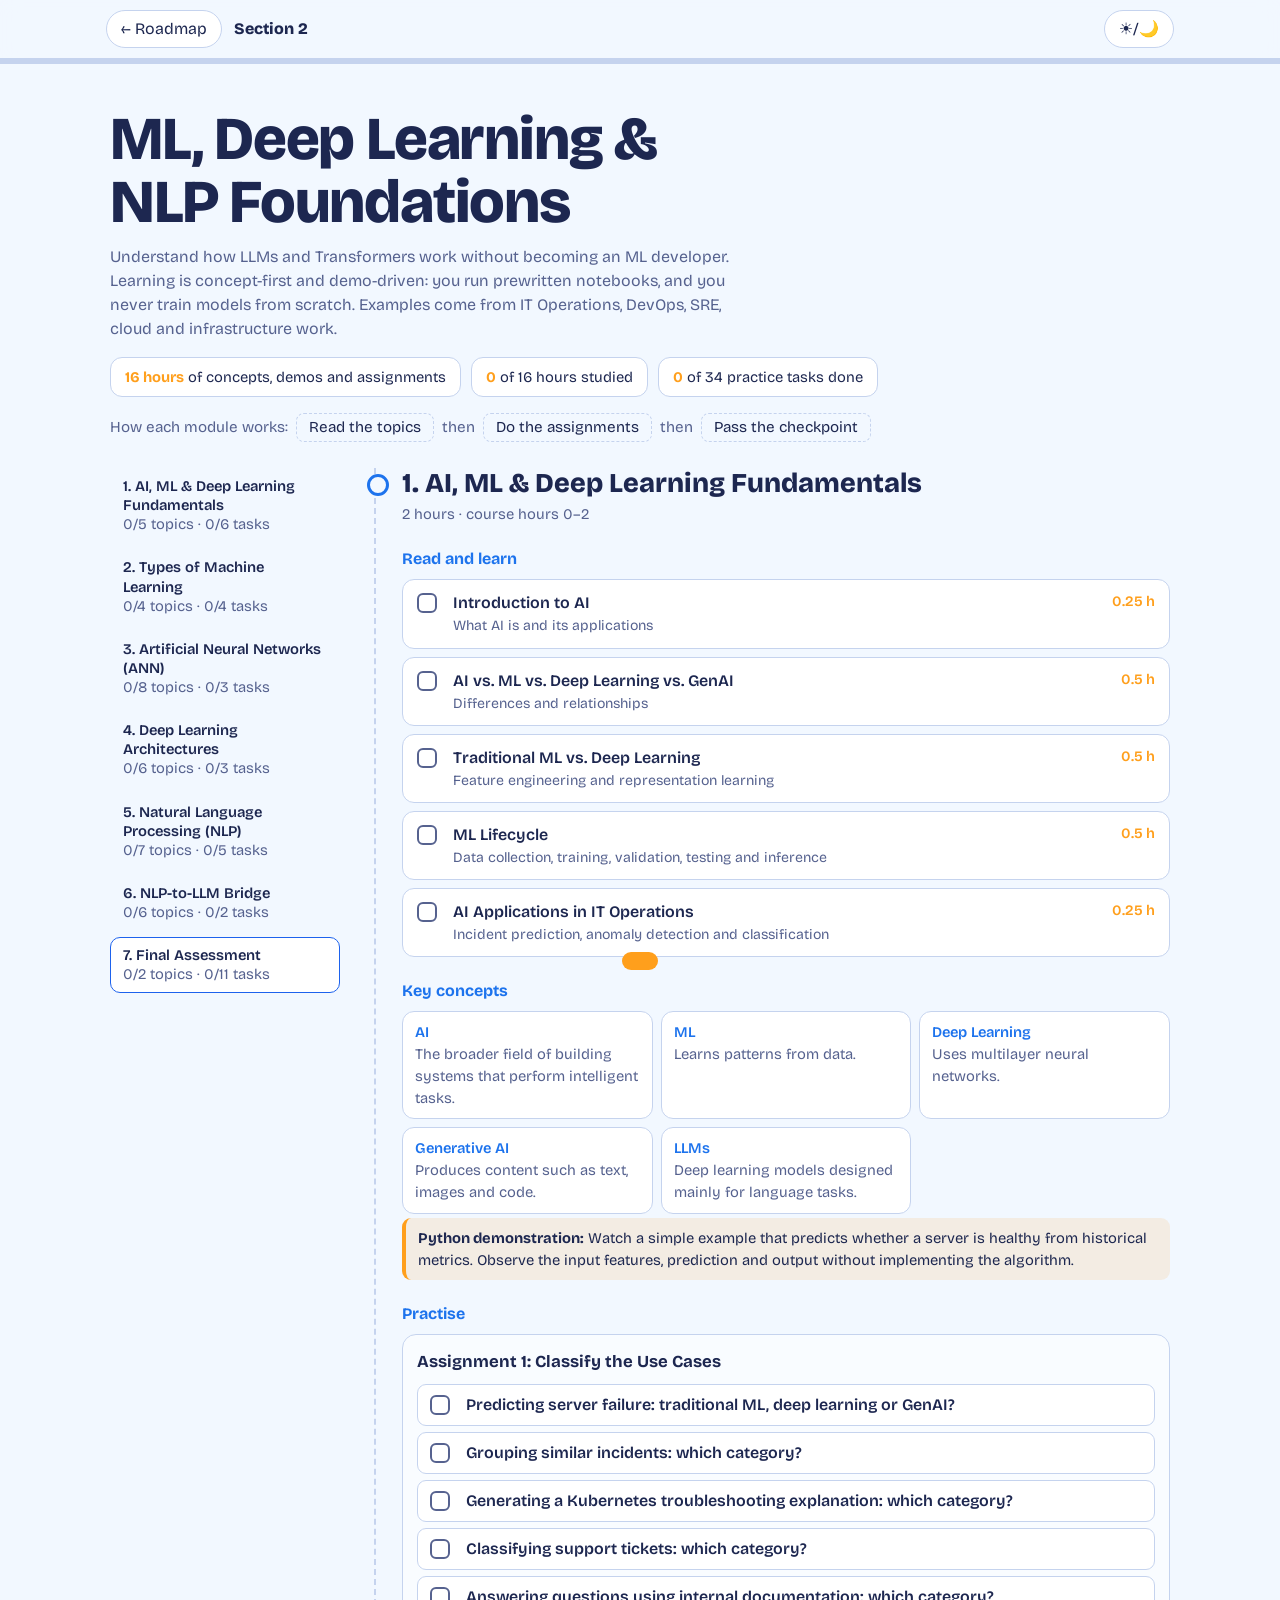
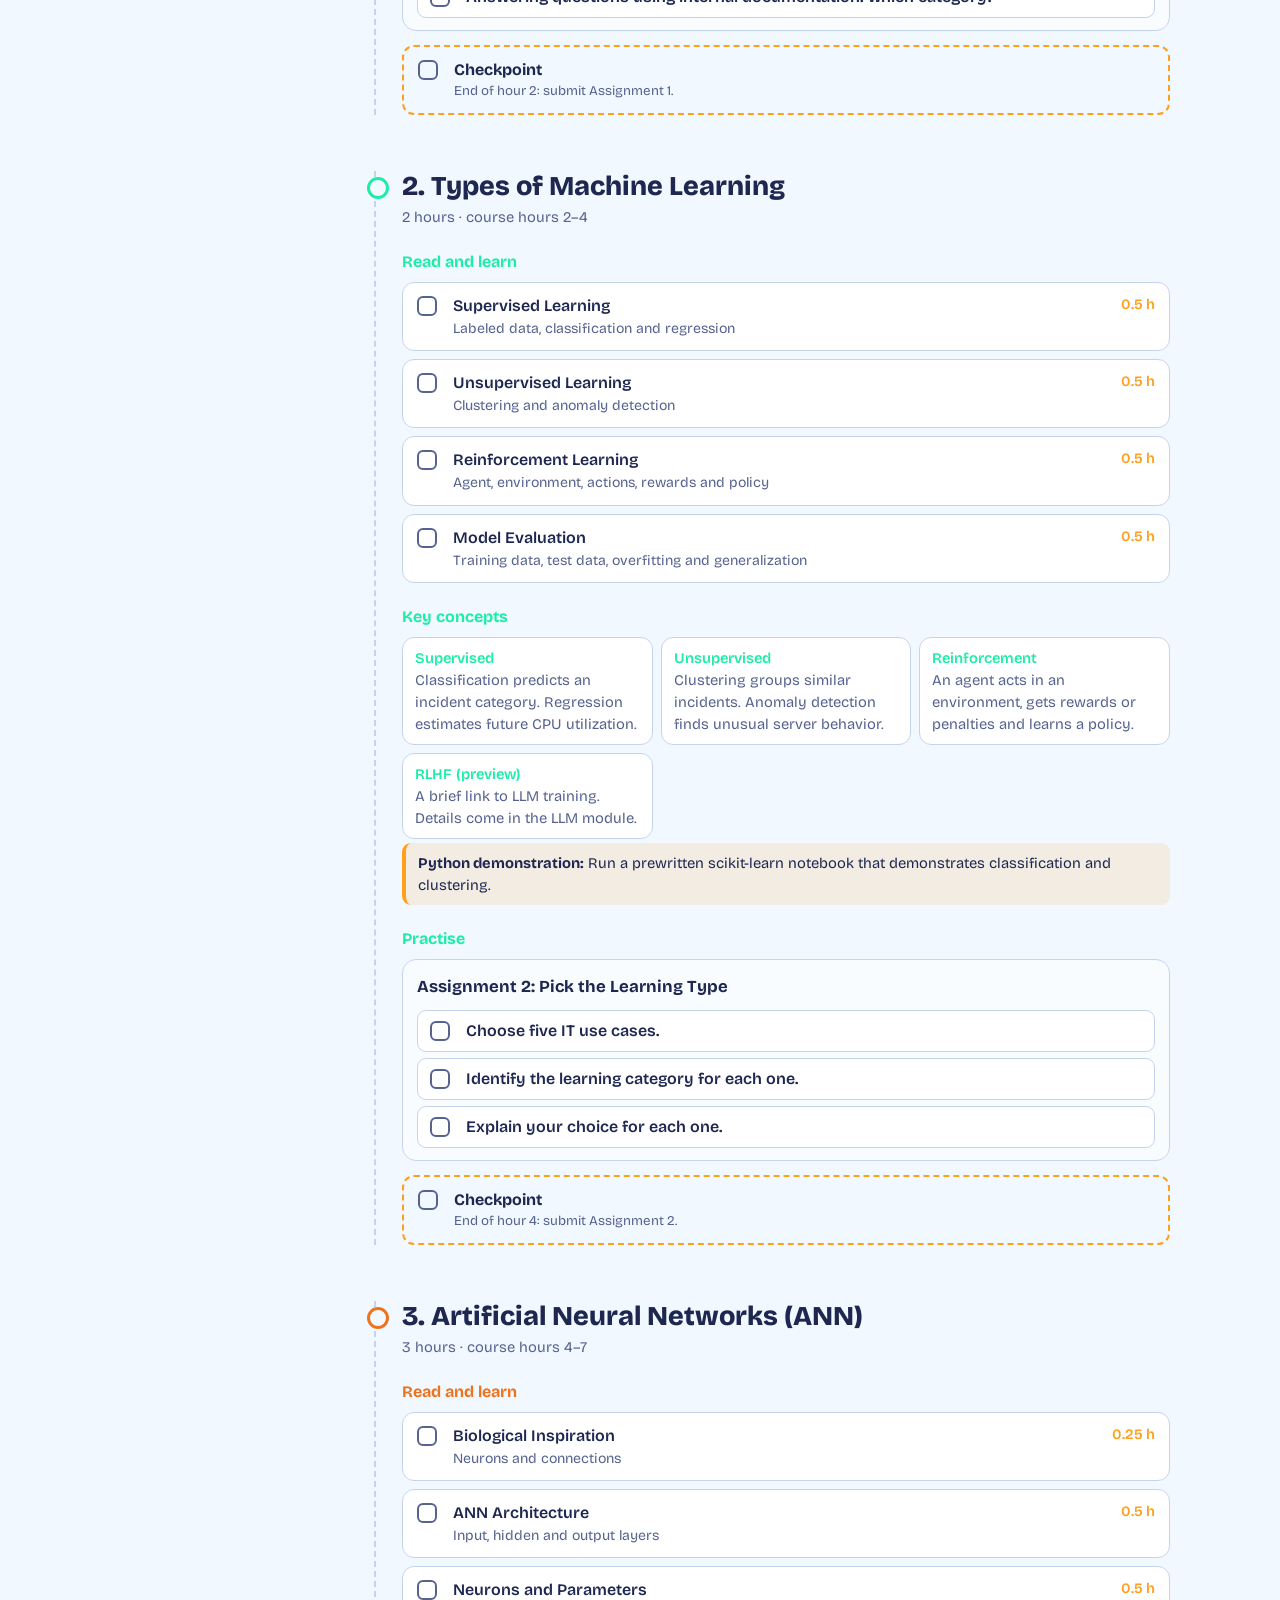
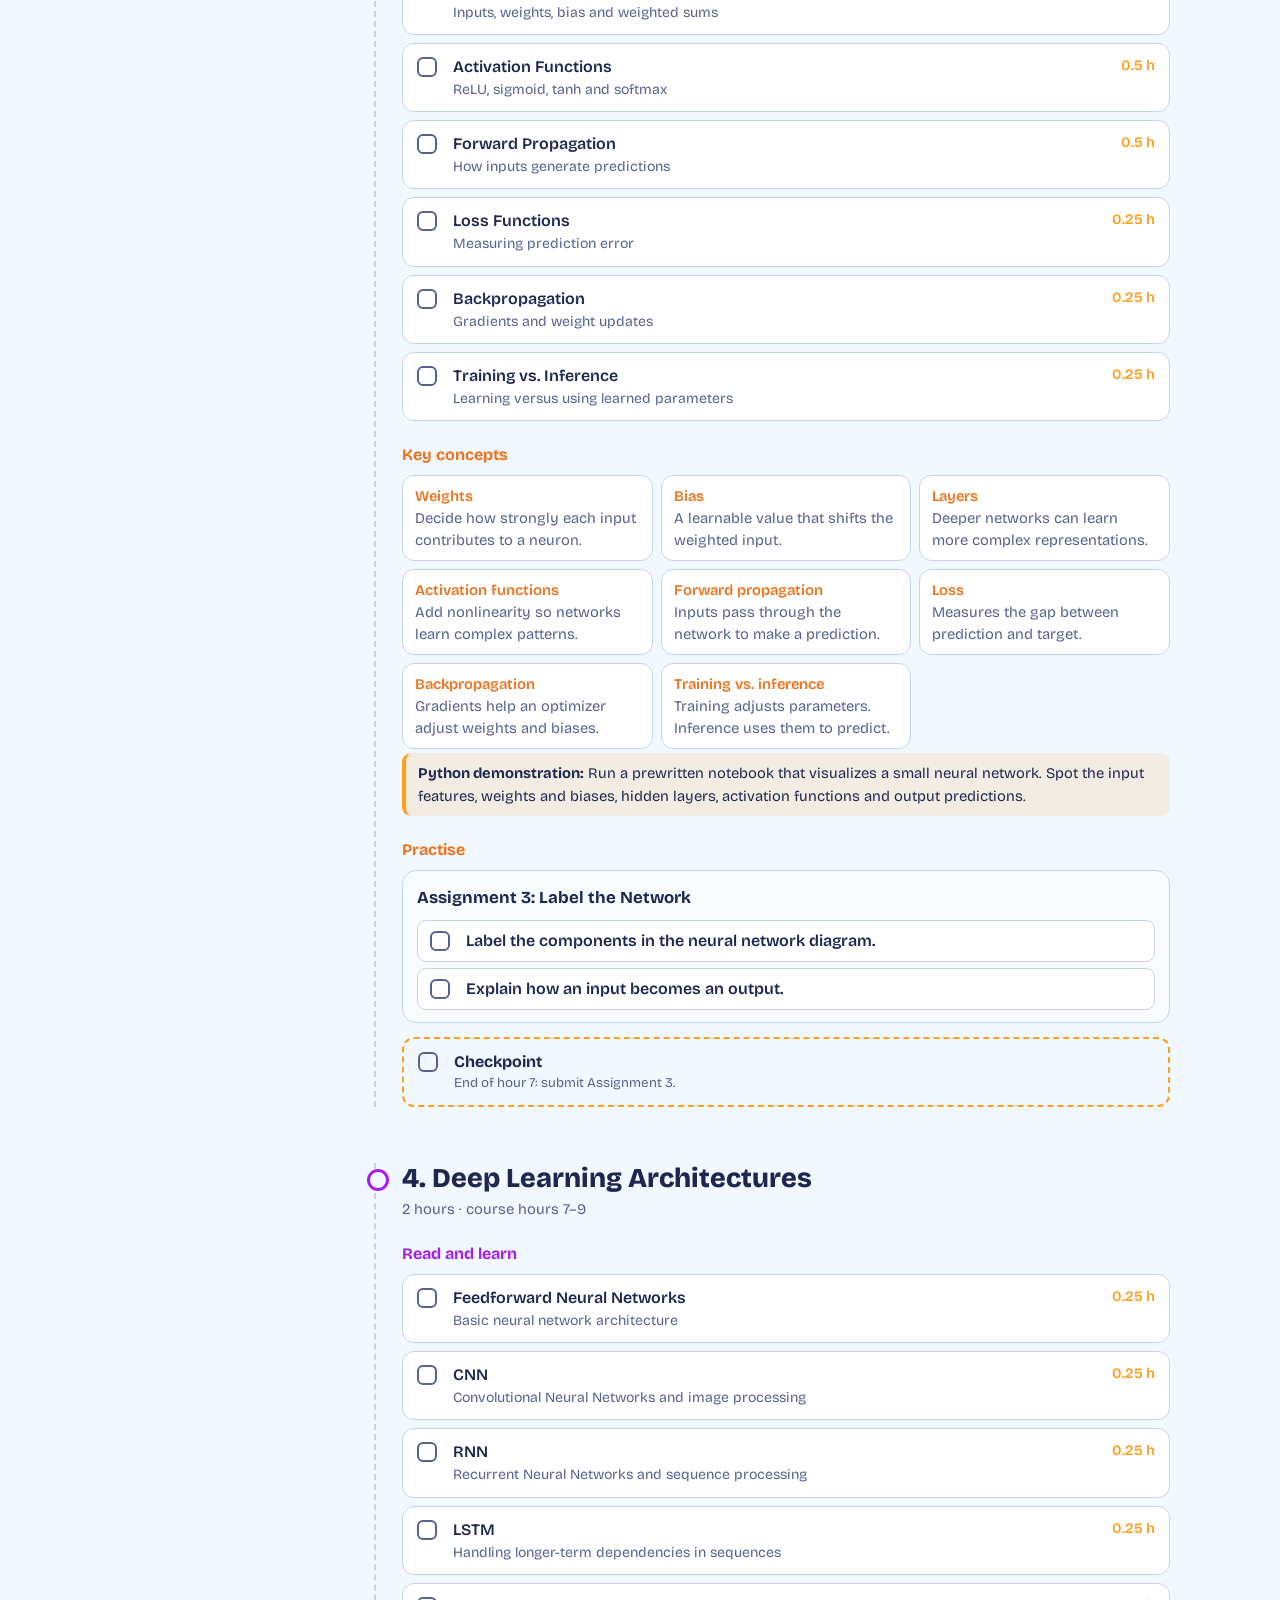
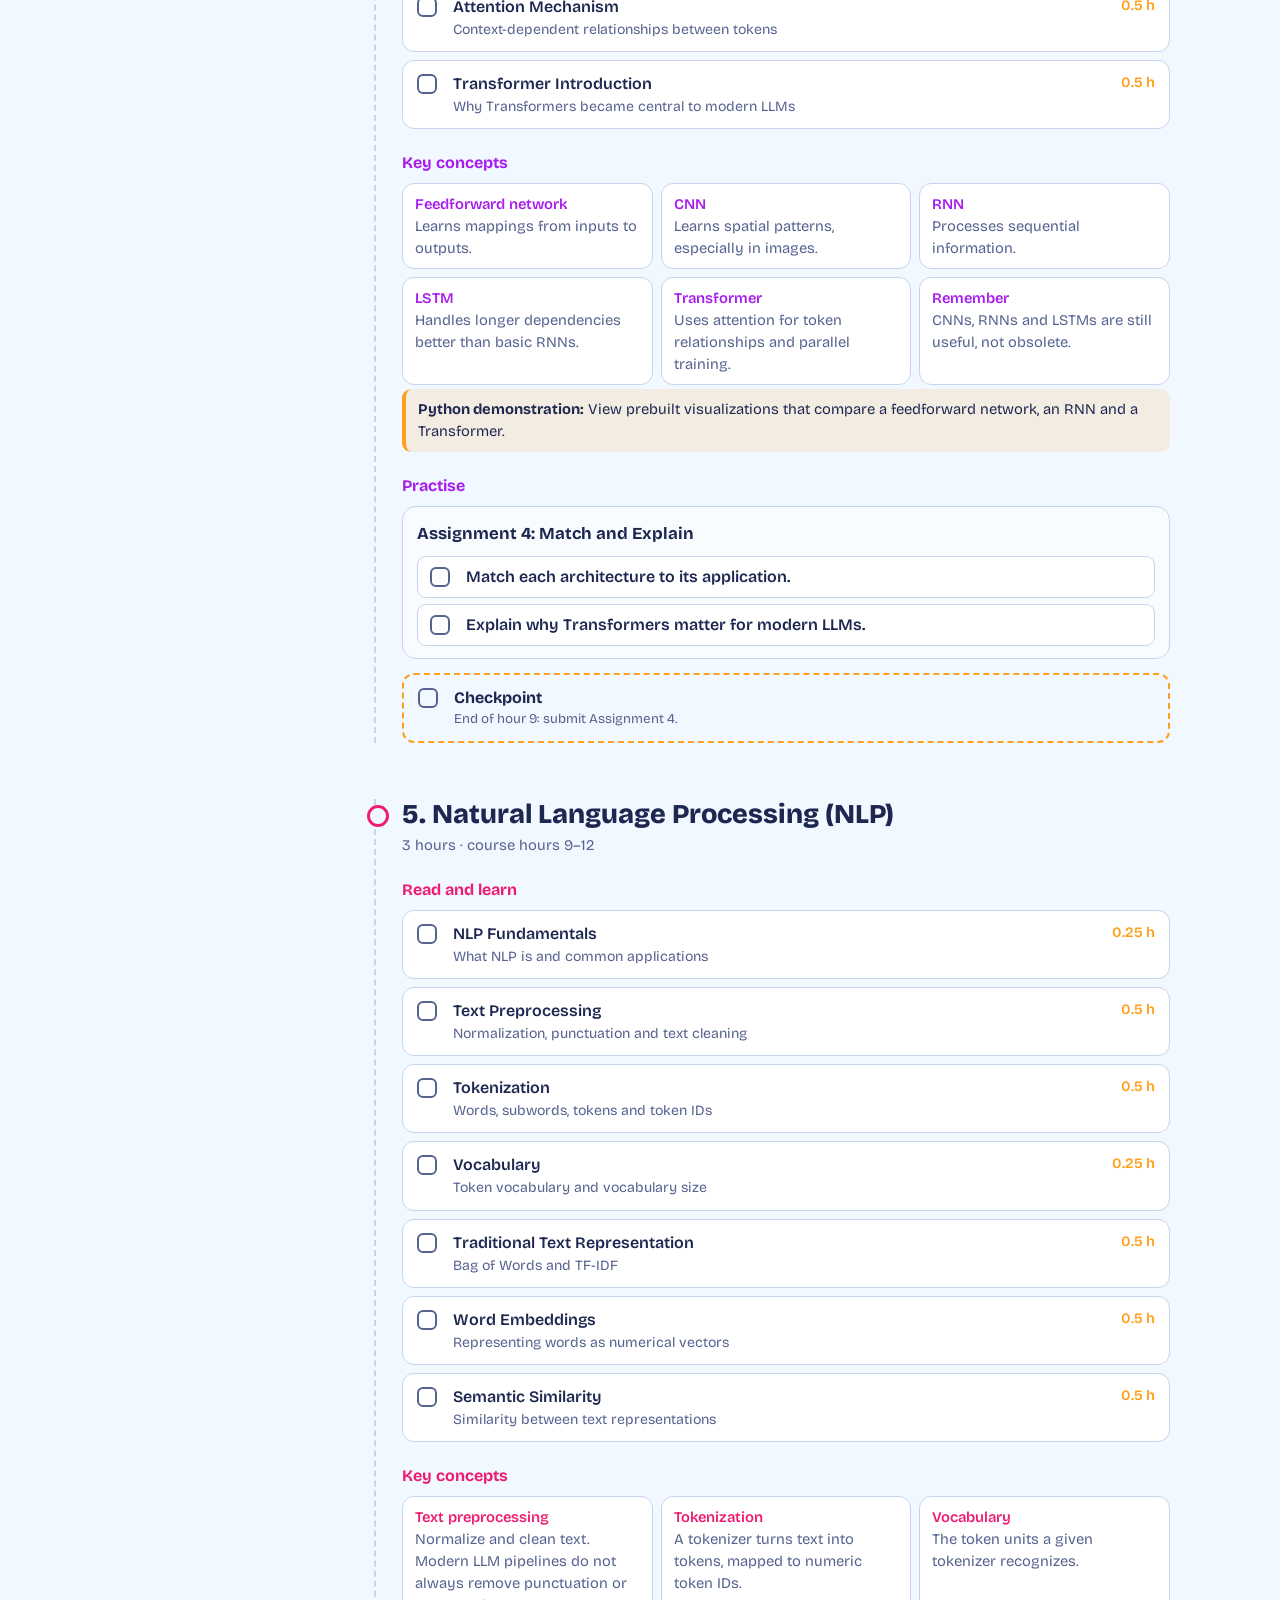
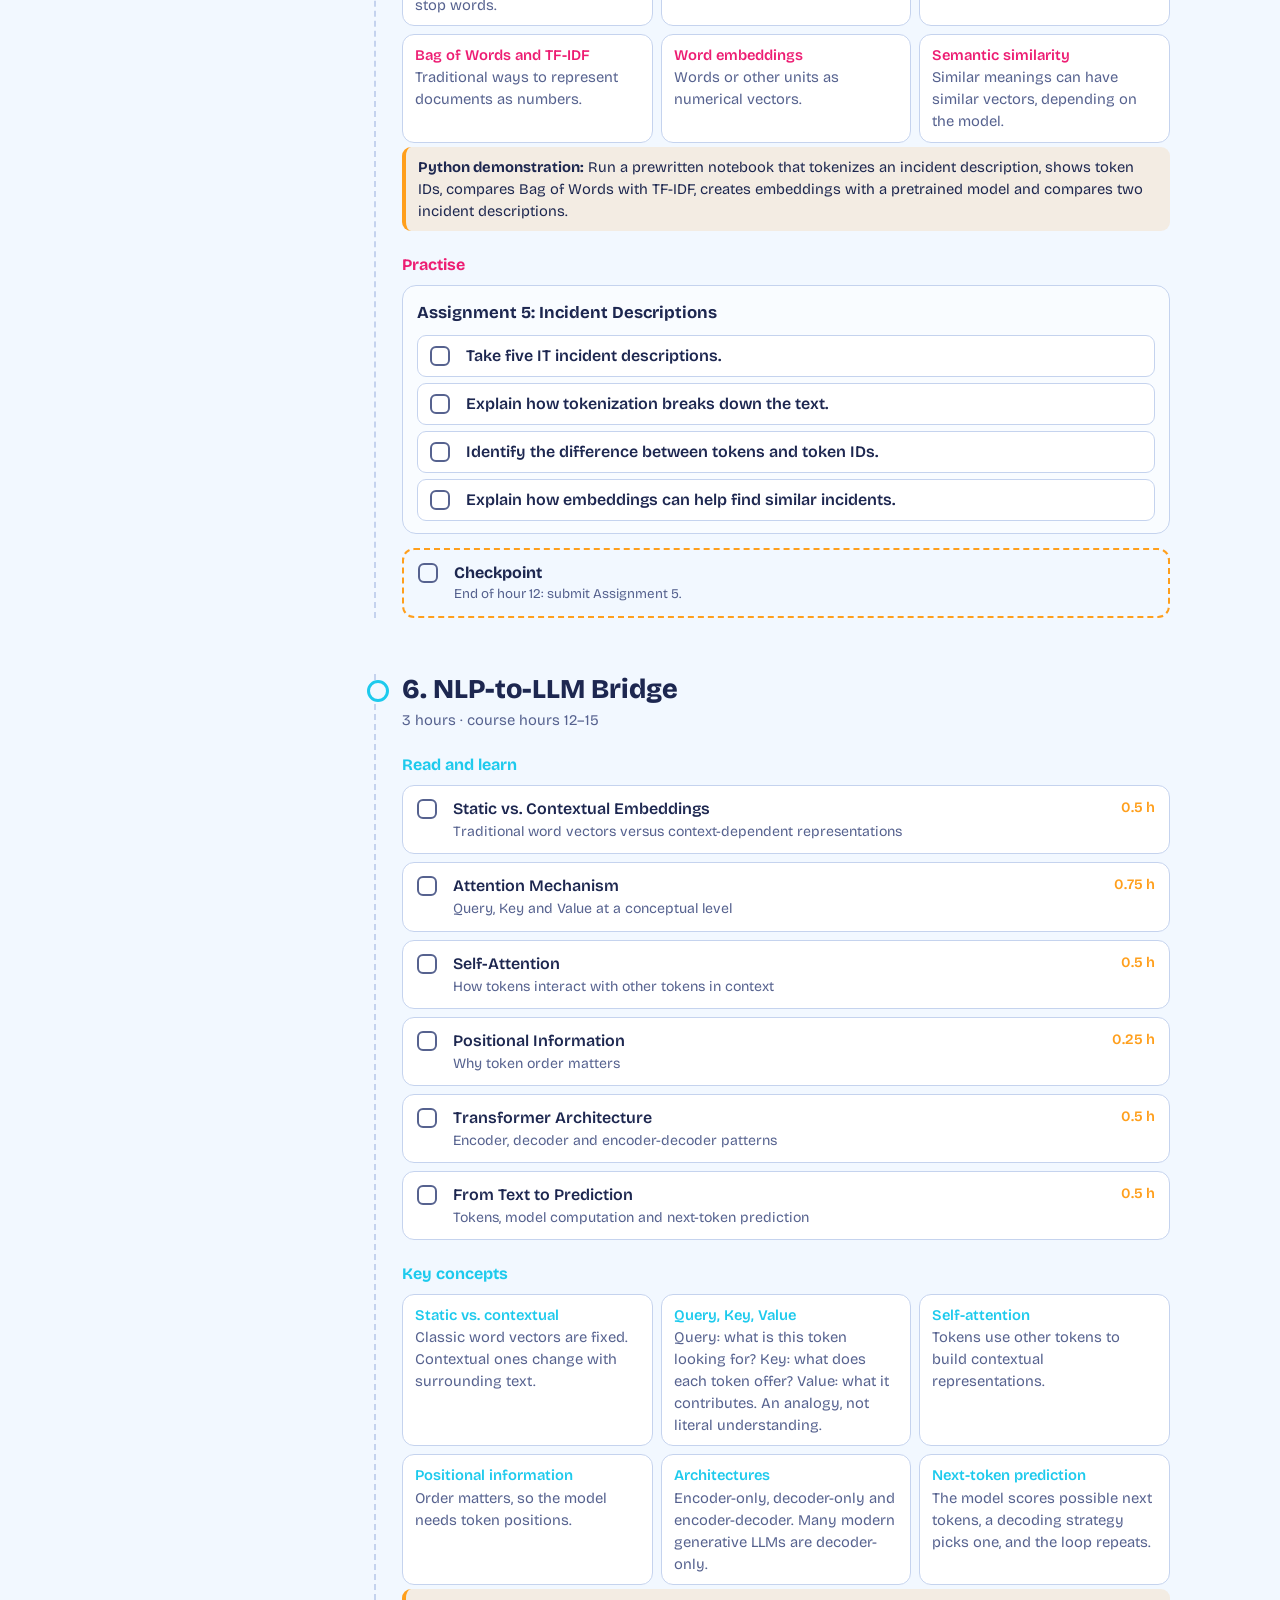
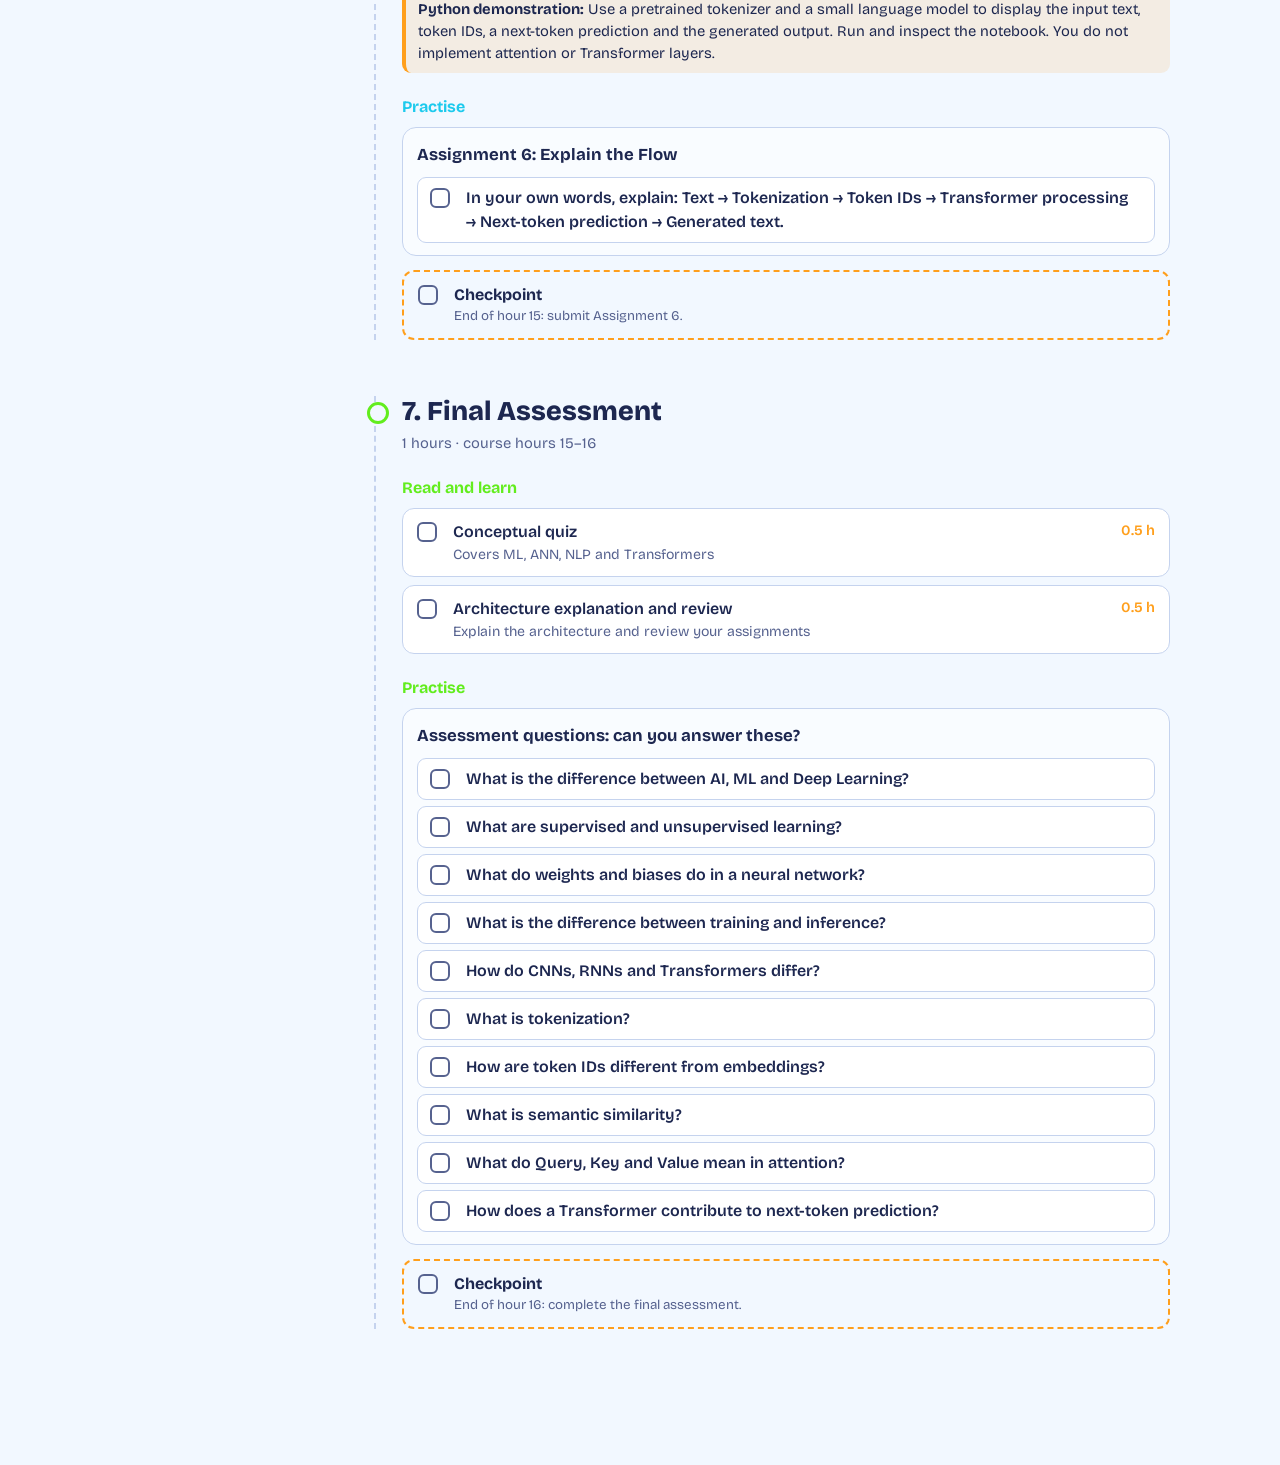
<file: aimaps/section-2-ml-nlp.html>
<!DOCTYPE html>
<html lang="en" data-theme="light">
<head>
<meta charset="utf-8">
<meta name="viewport" content="width=device-width, initial-scale=1">
<title>ML, Deep Learning & NLP Foundations | AI Ops Roadmap</title>
<link rel="icon" href="data:image/svg+xml,<svg xmlns='http://www.w3.org/2000/svg' viewBox='0 0 100 100'><text y='.9em' font-size='90'>🧠</text></svg>">
<link rel="preconnect" href="https://fonts.googleapis.com">
<link href="https://fonts.googleapis.com/css2?family=Bricolage+Grotesque:opsz,wght@12..96,400;12..96,600;12..96,800&display=swap" rel="stylesheet">
<style>
:root{--bg:#1a1640;--panel:#272160;--tx:#f4f1ff;--mu:#b9b3e6;--ln:#4d4596;--ac:#ffc93c;--bl:hsl(205 95% 68%);--ok:hsl(150 65% 48%);--sh:0 6px 18px #0005}
[data-theme=light]{--bg:#f2f8ff;--panel:#fff;--tx:#1d2750;--mu:#56628f;--ln:#c5d3ee;--ac:#ff9f1c;--bl:hsl(220 85% 52%);--ok:hsl(155 70% 35%);--sh:0 6px 16px #3b5bdb22}
*{box-sizing:border-box}
html{scroll-behavior:smooth;scroll-padding-top:70px}
body{margin:0;background-image:radial-gradient(circle at 10% 0,color-mix(in srgb,var(--ac) 22%,transparent),transparent 42%),radial-gradient(circle at 92% 8%,color-mix(in srgb,#4dabf7 22%,transparent),transparent 42%);background-attachment:fixed;background:var(--bg);color:var(--tx);font:400 16px/1.5 "Bricolage Grotesque",system-ui,sans-serif}
button,a{font:inherit;color:inherit}button{cursor:pointer}
:focus-visible{outline:3px solid var(--ac);outline-offset:2px}
.bar{position:sticky;top:0;z-index:20;background:color-mix(in srgb,var(--bg) 88%,transparent);backdrop-filter:blur(10px);border-bottom:1px solid var(--ln)}
.bar .in{max-width:1100px;margin:auto;padding:10px 16px;display:flex;gap:12px;align-items:center}
.bar b{margin-right:auto;font-weight:800}
.pill{background:var(--panel);border:1px solid var(--ln);border-radius:999px;padding:6px 14px;text-decoration:none}
#prog{height:5px;background:var(--ln)}#prog i{display:block;height:100%;width:0;background:var(--ac);transition:width .4s}
.hero{max-width:1100px;margin:44px auto 10px;padding:0 20px}
h1{font-size:clamp(2.1rem,5.5vw,3.8rem);line-height:1.03;margin:0 0 12px;font-weight:800;letter-spacing:-.02em;max-width:16ch}
.hero p{color:var(--mu);max-width:62ch;margin:0 0 10px}
.facts{display:flex;flex-wrap:wrap;gap:10px;margin:16px 0}
.facts div{border:1px solid var(--ln);background:var(--panel);border-radius:12px;padding:8px 14px;font-size:.92rem}
.facts b{color:var(--ac)}
.flow{display:flex;gap:8px;align-items:center;flex-wrap:wrap;color:var(--mu);font-size:.95rem}
.flow span{border:1.5px dashed var(--ln);border-radius:8px;padding:2px 12px;color:var(--tx)}
.wrap{max-width:1100px;margin:26px auto 80px;padding:0 20px;display:grid;grid-template-columns:230px 1fr;gap:34px}
.rail{position:sticky;top:70px;align-self:start;display:flex;flex-direction:column;gap:6px}
.rail a{display:block;text-decoration:none;padding:8px 12px;border-radius:10px;border:1px solid transparent;color:var(--mu);font-size:.92rem;line-height:1.3}
.rail a b{display:block;color:var(--tx);font-weight:600}
.rail a.act{border-color:var(--bl);background:var(--panel)}
.rail a.dn b::after{content:" ✓";color:var(--ok)}
.mod{margin-bottom:56px;position:relative;padding-left:26px;border-left:2px dashed var(--ln)}
.mod::before{content:"";position:absolute;left:-9px;top:6px;width:16px;height:16px;border-radius:50%;background:var(--bg);border:3px solid var(--bl)}
.mod.dn::before{background:var(--ok);border-color:var(--ok)}
.mh h2{margin:0;font-size:1.7rem;line-height:1.15;font-weight:800}
.mh p{margin:4px 0 0;color:var(--mu);font-size:.92rem}
h3{font-size:1rem;margin:22px 0 8px;color:var(--bl)}
.row{display:grid;grid-template-columns:24px 1fr auto;gap:12px;align-items:start;width:100%;text-align:left;background:var(--panel);border:1.5px solid var(--ln);border-radius:12px;padding:11px 14px;margin-bottom:8px;transition:border-color .2s}
.row:hover{border-color:var(--bl)}
.bx{width:20px;height:20px;border-radius:6px;border:2px solid var(--mu);margin-top:2px;display:grid;place-items:center;font-size:13px;line-height:1;color:#fff}
.row[aria-pressed=true] .bx{background:var(--ok);border-color:var(--ok)}
.row[aria-pressed=true] .bx::after{content:"✓"}
.row[aria-pressed=true] b{text-decoration:line-through;text-decoration-color:var(--mu);color:var(--mu)}
.tx b{display:block;font-weight:600}.tx small{color:var(--mu);font-size:.88rem;display:block}
.hr{color:var(--ac);font-weight:600;font-size:.9rem;white-space:nowrap}
.card{border:1.5px solid var(--ln);border-radius:14px;padding:14px 14px 6px;margin-bottom:14px;background:color-mix(in srgb,var(--panel) 55%,transparent)}
.card h4{margin:0 0 10px;font-size:1.05rem}
.card .row{border-radius:9px;padding:8px 12px;margin-bottom:6px}
.dv{margin:4px 0 10px;padding:9px 12px;border-radius:9px;border-left:4px solid var(--ac);background:color-mix(in srgb,var(--ac) 12%,transparent);font-size:.92rem}
.note{font-size:.9rem;color:var(--mu);margin:0 0 8px}
.cp{display:grid;grid-template-columns:24px 1fr;gap:12px;width:100%;text-align:left;margin-top:14px;padding:11px 14px;border:2px dashed var(--ac);border-radius:12px;background:none}
.cp[aria-pressed=true]{border-style:solid;background:color-mix(in srgb,var(--ok) 16%,transparent);border-color:var(--ok)}
.cp[aria-pressed=true] .bx{background:var(--ok);border-color:var(--ok)}
.cp[aria-pressed=true] .bx::after{content:"✓"}
.cp small{display:block;color:var(--mu)}
.kg{display:grid;grid-template-columns:repeat(auto-fit,minmax(230px,1fr));gap:8px}
.kc{background:var(--panel);border:1.5px solid var(--ln);border-radius:12px;padding:9px 12px;font-size:.92rem;color:var(--mu)}
.kc b{display:block;color:var(--bl);font-weight:600}
#toast{position:fixed;bottom:20px;left:50%;transform:translate(-50%,90px);background:var(--ac);color:#101010;padding:9px 18px;border-radius:99px;font-weight:600;transition:transform .35s;z-index:30}
#toast.show{transform:translate(-50%,0)}
@media(max-width:800px){
.wrap{grid-template-columns:1fr;gap:18px}
.rail{flex-direction:row;overflow-x:auto;top:52px;background:var(--bg);padding:6px 0;z-index:10}
.rail a{min-width:150px}.mod{padding-left:18px}
}
@media(prefers-reduced-motion:reduce){*{transition:none!important;scroll-behavior:auto!important}}
</style>
</head>
<body>
<div class="bar"><div class="in">
<a class="pill" href="index.html">← Roadmap</a>
<b>Section 2</b>
<button class="pill" id="theme" aria-label="Toggle theme">☀/🌙</button>
</div><div id="prog"><i></i></div></div>

<header class="hero">
<h1>ML, Deep Learning & NLP Foundations</h1>
<p>Understand how LLMs and Transformers work without becoming an ML developer. Learning is concept-first and demo-driven: you run prewritten notebooks, and you never train models from scratch. Examples come from IT Operations, DevOps, SRE, cloud and infrastructure work.</p>
<div class="facts"><div><b>16 hours</b> of concepts, demos and assignments</div><div><b id="hd">0</b> of 16 hours studied</div><div><b id="td">0</b> of <span id="tt">0</span> practice tasks done</div></div>
<div class="flow">How each module works: <span>Read the topics</span> then <span>Do the assignments</span> then <span>Pass the checkpoint</span></div>
</header>

<div class="wrap">
<nav class="rail" id="rail" aria-label="Modules"></nav>
<main id="mods"></main>
</div>
<div id="toast" role="status"></div>

<script>
const M=[
{t:"AI, ML & Deep Learning Fundamentals",h:2,
T:[["Introduction to AI","What AI is and its applications",.25],["AI vs. ML vs. Deep Learning vs. GenAI","Differences and relationships",.5],["Traditional ML vs. Deep Learning","Feature engineering and representation learning",.5],["ML Lifecycle","Data collection, training, validation, testing and inference",.5],["AI Applications in IT Operations","Incident prediction, anomaly detection and classification",.25]],
K:[["AI","The broader field of building systems that perform intelligent tasks."],["ML","Learns patterns from data."],["Deep Learning","Uses multilayer neural networks."],["Generative AI","Produces content such as text, images and code."],["LLMs","Deep learning models designed mainly for language tasks."]],
P:"Watch a simple example that predicts whether a server is healthy from historical metrics. Observe the input features, prediction and output without implementing the algorithm.",
A:[["Assignment 1: Classify the Use Cases",["Predicting server failure: traditional ML, deep learning or GenAI?","Grouping similar incidents: which category?","Generating a Kubernetes troubleshooting explanation: which category?","Classifying support tickets: which category?","Answering questions using internal documentation: which category?"]]],
C:"End of hour 2: submit Assignment 1."},
{t:"Types of Machine Learning",h:2,
T:[["Supervised Learning","Labeled data, classification and regression",.5],["Unsupervised Learning","Clustering and anomaly detection",.5],["Reinforcement Learning","Agent, environment, actions, rewards and policy",.5],["Model Evaluation","Training data, test data, overfitting and generalization",.5]],
K:[["Supervised","Classification predicts an incident category. Regression estimates future CPU utilization."],["Unsupervised","Clustering groups similar incidents. Anomaly detection finds unusual server behavior."],["Reinforcement","An agent acts in an environment, gets rewards or penalties and learns a policy."],["RLHF (preview)","A brief link to LLM training. Details come in the LLM module."]],
P:"Run a prewritten scikit-learn notebook that demonstrates classification and clustering.",
A:[["Assignment 2: Pick the Learning Type",["Choose five IT use cases.","Identify the learning category for each one.","Explain your choice for each one."]]],
C:"End of hour 4: submit Assignment 2."},
{t:"Artificial Neural Networks (ANN)",h:3,
T:[["Biological Inspiration","Neurons and connections",.25],["ANN Architecture","Input, hidden and output layers",.5],["Neurons and Parameters","Inputs, weights, bias and weighted sums",.5],["Activation Functions","ReLU, sigmoid, tanh and softmax",.5],["Forward Propagation","How inputs generate predictions",.5],["Loss Functions","Measuring prediction error",.25],["Backpropagation","Gradients and weight updates",.25],["Training vs. Inference","Learning versus using learned parameters",.25]],
K:[["Weights","Decide how strongly each input contributes to a neuron."],["Bias","A learnable value that shifts the weighted input."],["Layers","Deeper networks can learn more complex representations."],["Activation functions","Add nonlinearity so networks learn complex patterns."],["Forward propagation","Inputs pass through the network to make a prediction."],["Loss","Measures the gap between prediction and target."],["Backpropagation","Gradients help an optimizer adjust weights and biases."],["Training vs. inference","Training adjusts parameters. Inference uses them to predict."]],
P:"Run a prewritten notebook that visualizes a small neural network. Spot the input features, weights and biases, hidden layers, activation functions and output predictions.",
A:[["Assignment 3: Label the Network",["Label the components in the neural network diagram.","Explain how an input becomes an output."]]],
C:"End of hour 7: submit Assignment 3."},
{t:"Deep Learning Architectures",h:2,
T:[["Feedforward Neural Networks","Basic neural network architecture",.25],["CNN","Convolutional Neural Networks and image processing",.25],["RNN","Recurrent Neural Networks and sequence processing",.25],["LSTM","Handling longer-term dependencies in sequences",.25],["Attention Mechanism","Context-dependent relationships between tokens",.5],["Transformer Introduction","Why Transformers became central to modern LLMs",.5]],
K:[["Feedforward network","Learns mappings from inputs to outputs."],["CNN","Learns spatial patterns, especially in images."],["RNN","Processes sequential information."],["LSTM","Handles longer dependencies better than basic RNNs."],["Transformer","Uses attention for token relationships and parallel training."],["Remember","CNNs, RNNs and LSTMs are still useful, not obsolete."]],
P:"View prebuilt visualizations that compare a feedforward network, an RNN and a Transformer.",
A:[["Assignment 4: Match and Explain",["Match each architecture to its application.","Explain why Transformers matter for modern LLMs."]]],
C:"End of hour 9: submit Assignment 4."},
{t:"Natural Language Processing (NLP)",h:3,
T:[["NLP Fundamentals","What NLP is and common applications",.25],["Text Preprocessing","Normalization, punctuation and text cleaning",.5],["Tokenization","Words, subwords, tokens and token IDs",.5],["Vocabulary","Token vocabulary and vocabulary size",.25],["Traditional Text Representation","Bag of Words and TF-IDF",.5],["Word Embeddings","Representing words as numerical vectors",.5],["Semantic Similarity","Similarity between text representations",.5]],
K:[["Text preprocessing","Normalize and clean text. Modern LLM pipelines do not always remove punctuation or stop words."],["Tokenization","A tokenizer turns text into tokens, mapped to numeric token IDs."],["Vocabulary","The token units a given tokenizer recognizes."],["Bag of Words and TF-IDF","Traditional ways to represent documents as numbers."],["Word embeddings","Words or other units as numerical vectors."],["Semantic similarity","Similar meanings can have similar vectors, depending on the model."]],
P:"Run a prewritten notebook that tokenizes an incident description, shows token IDs, compares Bag of Words with TF-IDF, creates embeddings with a pretrained model and compares two incident descriptions.",
A:[["Assignment 5: Incident Descriptions",["Take five IT incident descriptions.","Explain how tokenization breaks down the text.","Identify the difference between tokens and token IDs.","Explain how embeddings can help find similar incidents."]]],
C:"End of hour 12: submit Assignment 5."},
{t:"NLP-to-LLM Bridge",h:3,
T:[["Static vs. Contextual Embeddings","Traditional word vectors versus context-dependent representations",.5],["Attention Mechanism","Query, Key and Value at a conceptual level",.75],["Self-Attention","How tokens interact with other tokens in context",.5],["Positional Information","Why token order matters",.25],["Transformer Architecture","Encoder, decoder and encoder-decoder patterns",.5],["From Text to Prediction","Tokens, model computation and next-token prediction",.5]],
K:[["Static vs. contextual","Classic word vectors are fixed. Contextual ones change with surrounding text."],["Query, Key, Value","Query: what is this token looking for? Key: what does each token offer? Value: what it contributes. An analogy, not literal understanding."],["Self-attention","Tokens use other tokens to build contextual representations."],["Positional information","Order matters, so the model needs token positions."],["Architectures","Encoder-only, decoder-only and encoder-decoder. Many modern generative LLMs are decoder-only."],["Next-token prediction","The model scores possible next tokens, a decoding strategy picks one, and the loop repeats."]],
P:"Use a pretrained tokenizer and a small language model to display the input text, token IDs, a next-token prediction and the generated output. Run and inspect the notebook. You do not implement attention or Transformer layers.",
A:[["Assignment 6: Explain the Flow",["In your own words, explain: Text → Tokenization → Token IDs → Transformer processing → Next-token prediction → Generated text."]]],
C:"End of hour 15: submit Assignment 6."},
{t:"Final Assessment",h:1,
T:[["Conceptual quiz","Covers ML, ANN, NLP and Transformers",.5],["Architecture explanation and review","Explain the architecture and review your assignments",.5]],
A:[["Assessment questions: can you answer these?",["What is the difference between AI, ML and Deep Learning?","What are supervised and unsupervised learning?","What do weights and biases do in a neural network?","What is the difference between training and inference?","How do CNNs, RNNs and Transformers differ?","What is tokenization?","How are token IDs different from embeddings?","What is semantic similarity?","What do Query, Key and Value mean in attention?","How does a Transformer contribute to next-token prediction?"]]],
C:"End of hour 16: complete the final assessment."}
];
const $=s=>document.querySelector(s);
let st={},theme="dark";
try{st=JSON.parse(localStorage.getItem("aiops-s2")||"{}");theme=localStorage.getItem("aiops-theme")||"light"}catch(e){}
document.documentElement.dataset.theme=theme;
const save=()=>{try{localStorage.setItem("aiops-s2",JSON.stringify(st))}catch(e){}};
let cum=0,tasks=0;
M.forEach(m=>{m.s=cum;cum+=m.h;m.e=cum;tasks+=m.A.reduce((a,x)=>a+x[1].length,0)+1});
$("#tt").textContent=tasks;
$("#rail").innerHTML=M.map((m,a)=>`<a href="#m${a}" data-a="${a}"><b>${a+1}. ${m.t}</b><span class="rc"></span></a>`).join("");
$("#mods").innerHTML=M.map((m,a)=>`<section class="mod" id="m${a}" style="--bl:hsl(${[215,160,25,280,335,190,100][a]} 85% 52%)"><div class="mh"><h2>${a+1}. ${m.t}</h2><p>${m.h} hours · course hours ${m.s}–${m.e}</p></div>
<h3>Read and learn</h3>${m.T.map((t,i)=>`<button class="row" data-k="t.${a}.${i}" data-h="${t[2]}" aria-pressed="false"><span class="bx"></span><span class="tx"><b>${t[0]}</b><small>${t[1]}</small></span><span class="hr">${t[2]} h</span></button>`).join("")}
${m.K?`<h3>Key concepts</h3><div class="kg">${m.K.map(k=>`<div class="kc"><b>${k[0]}</b>${k[1]}</div>`).join("")}</div>`:""}${m.P?`<div class="dv"><strong>Python demonstration:</strong> ${m.P}</div>`:""}<h3>Practise</h3>${m.N?`<p class="note">${m.N}</p>`:""}${m.A.map((x,i)=>`<div class="card"><h4>${x[0]}</h4>${x[1].map((s,j)=>`<button class="row" data-k="a.${a}.${i}.${j}" data-s="1" aria-pressed="false"><span class="bx"></span><span class="tx"><b>${s}</b></span><span></span></button>`).join("")}</div>`).join("")}
${m.D?`<div class="dv"><strong>Deliverable:</strong> ${m.D}</div>`:""}
<button class="cp" data-k="c.${a}" data-s="1" aria-pressed="false"><span class="bx"></span><span><b>Checkpoint</b><small>${m.C}</small></span></button></section>`).join("");
let toastT;
function toast(x){const t=$("#toast");t.textContent=x;t.classList.add("show");clearTimeout(toastT);toastT=setTimeout(()=>t.classList.remove("show"),2400)}
function refresh(){
 let hd=0,td=0;
 M.forEach((m,a)=>{
  const sec=document.getElementById("m"+a);let tn=0,sn=0,sT=0;
  sec.querySelectorAll("[data-k]").forEach(b=>{
   const on=!!st[b.dataset.k];b.setAttribute("aria-pressed",on);
   if(b.dataset.s){sT++;if(on){sn++;td++}}else if(on){tn++;hd+=+b.dataset.h}
  });
  const fin=tn==m.T.length&&sn==sT;
  sec.classList.toggle("dn",fin);
  const r=document.querySelector(`.rail a[data-a="${a}"]`);
  r.classList.toggle("dn",fin);
  r.querySelector(".rc").textContent=`${tn}/${m.T.length} topics · ${sn}/${sT} tasks`;
 });
 $("#hd").textContent=hd;$("#td").textContent=td;
 $("#prog i").style.width=Math.round((hd/cum*.5+td/tasks*.5)*100)+"%";
}
$("#mods").addEventListener("click",e=>{
 const b=e.target.closest("[data-k]");if(!b)return;
 const k=b.dataset.k;st[k]?delete st[k]:st[k]=1;save();refresh();
 const a=+k.split(".")[k[0]=="c"?1:1];
 if(st[k]&&document.getElementById("m"+a).classList.contains("dn"))toast("Module "+(a+1)+" complete: "+M[a].t);
});
$("#theme").onclick=()=>{theme=theme=="dark"?"light":"dark";document.documentElement.dataset.theme=theme;try{localStorage.setItem("aiops-theme",theme)}catch(e){}};
const io=new IntersectionObserver(es=>es.forEach(x=>{if(x.isIntersecting){document.querySelectorAll(".rail a").forEach(r=>r.classList.toggle("act",r.getAttribute("href")=="#"+x.target.id))}}),{rootMargin:"-30% 0px -60% 0px"});
document.querySelectorAll(".mod").forEach(s=>io.observe(s));
refresh();
</script>
</body>
</html>
</file>
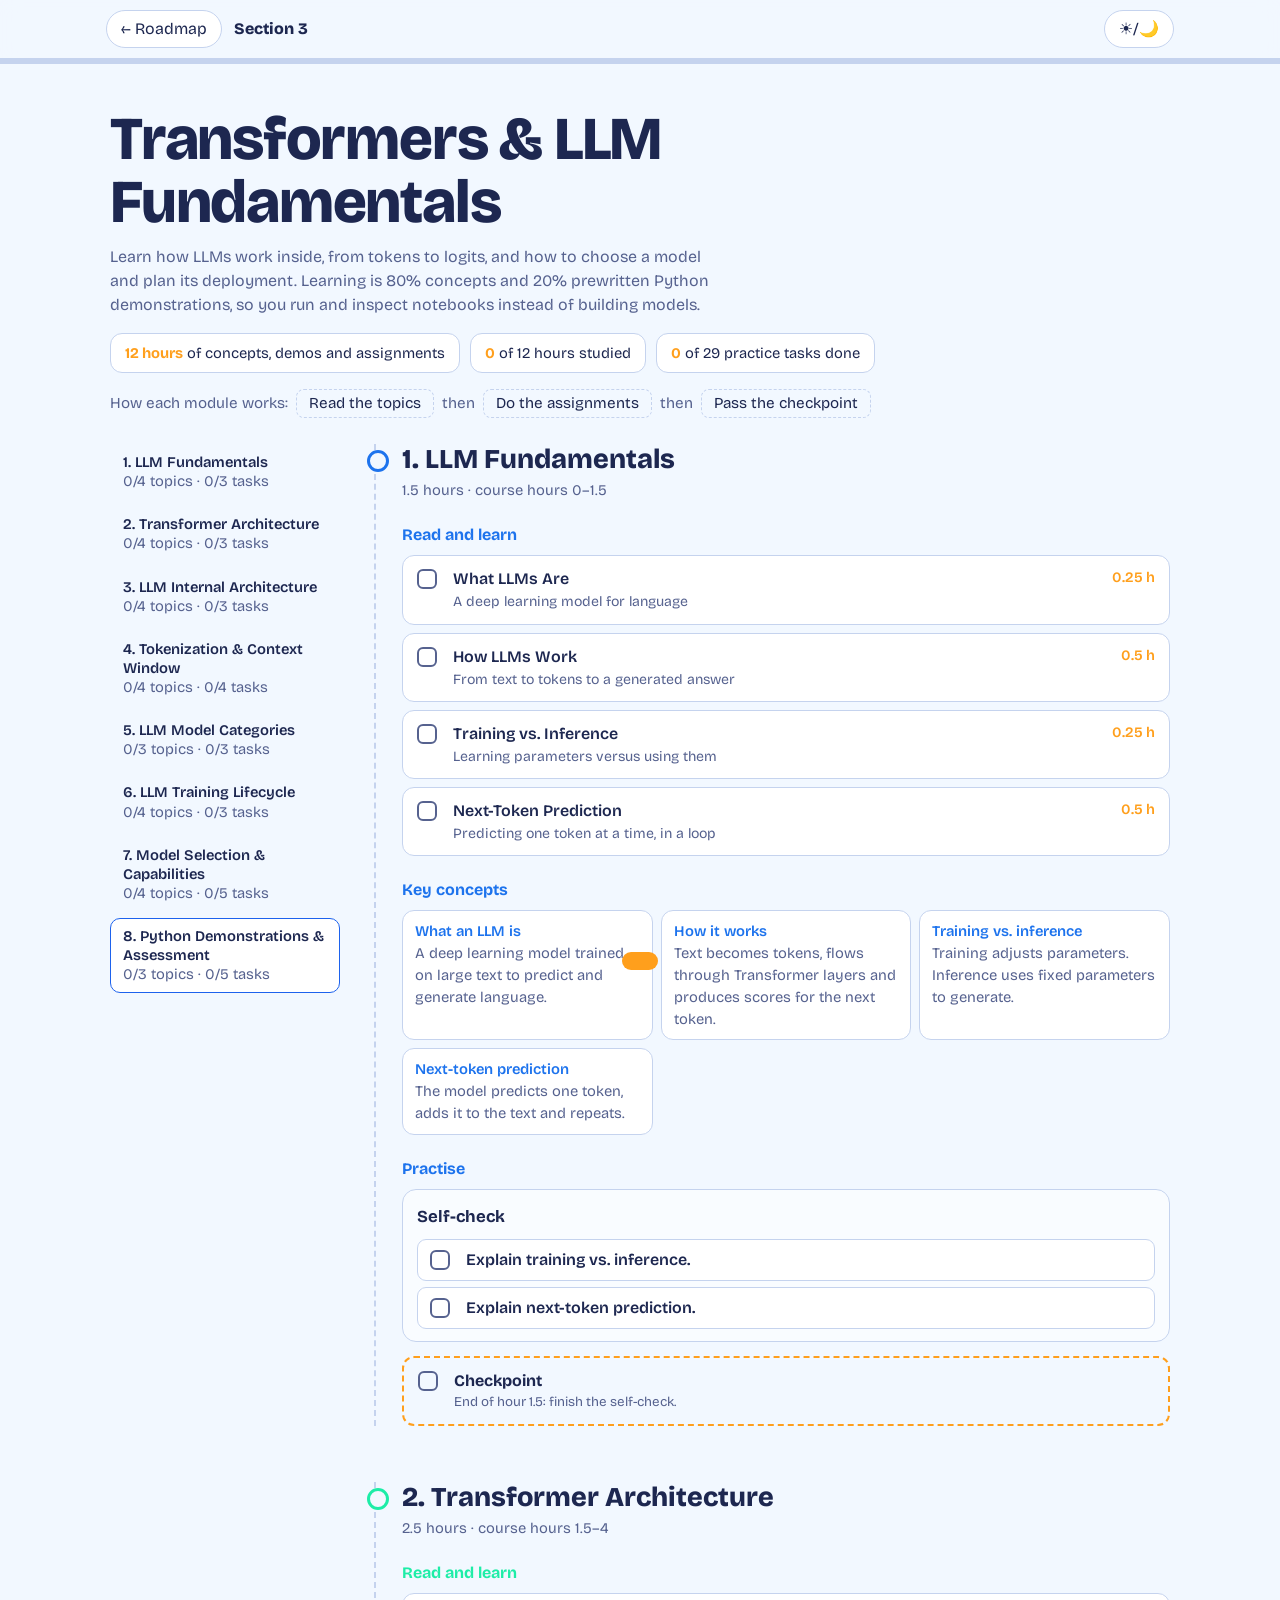
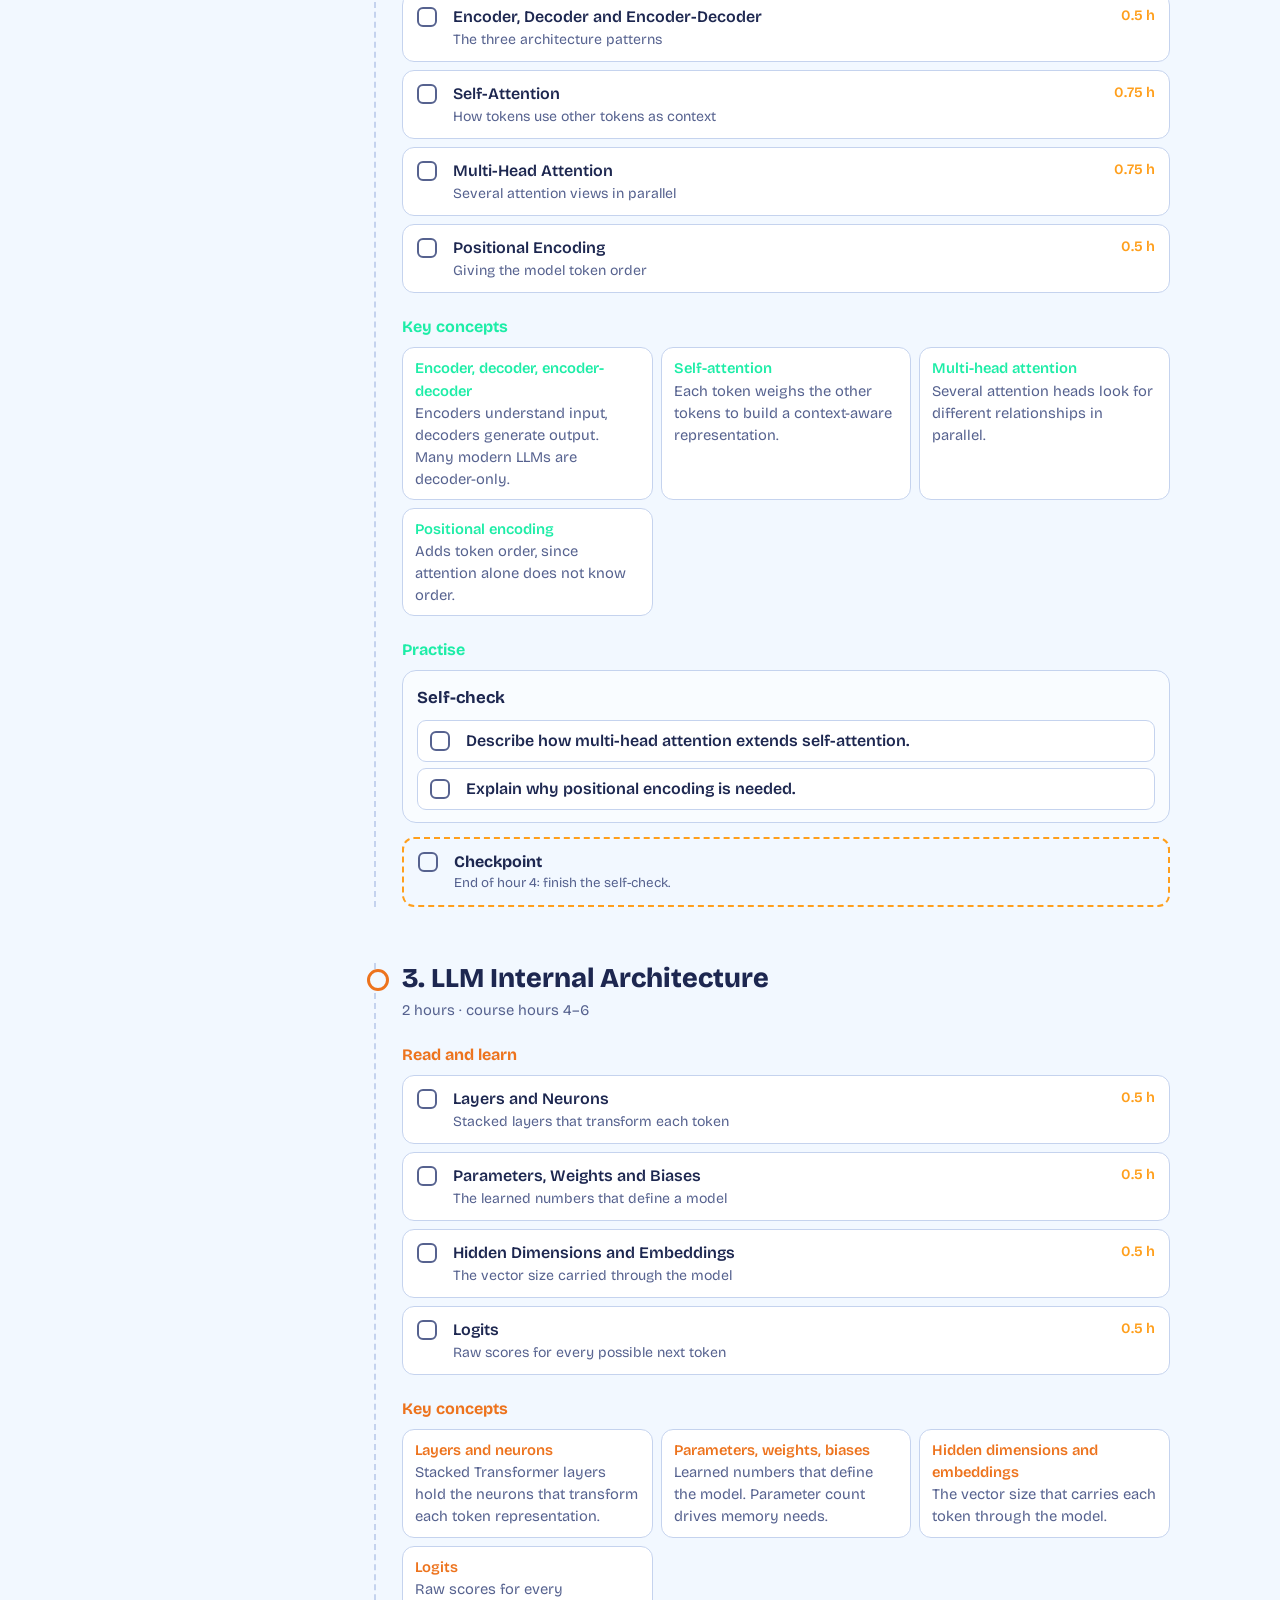
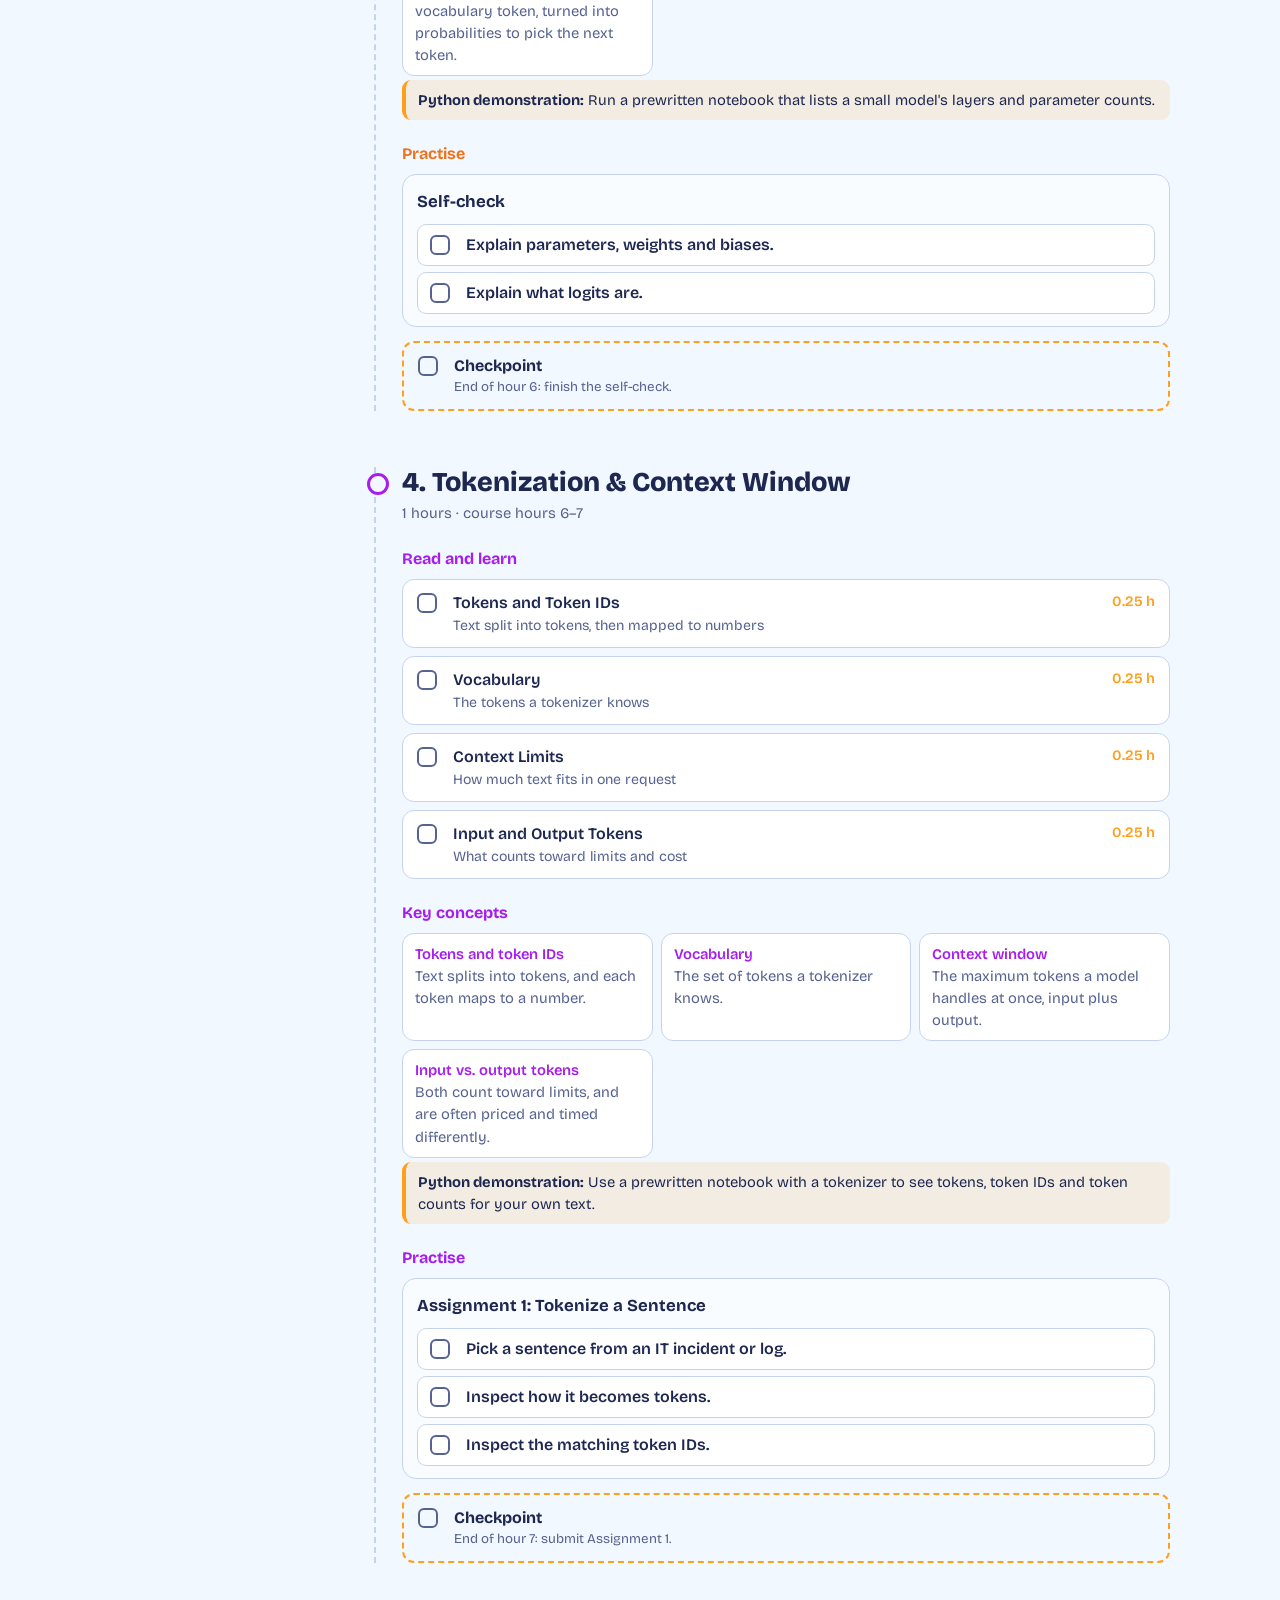
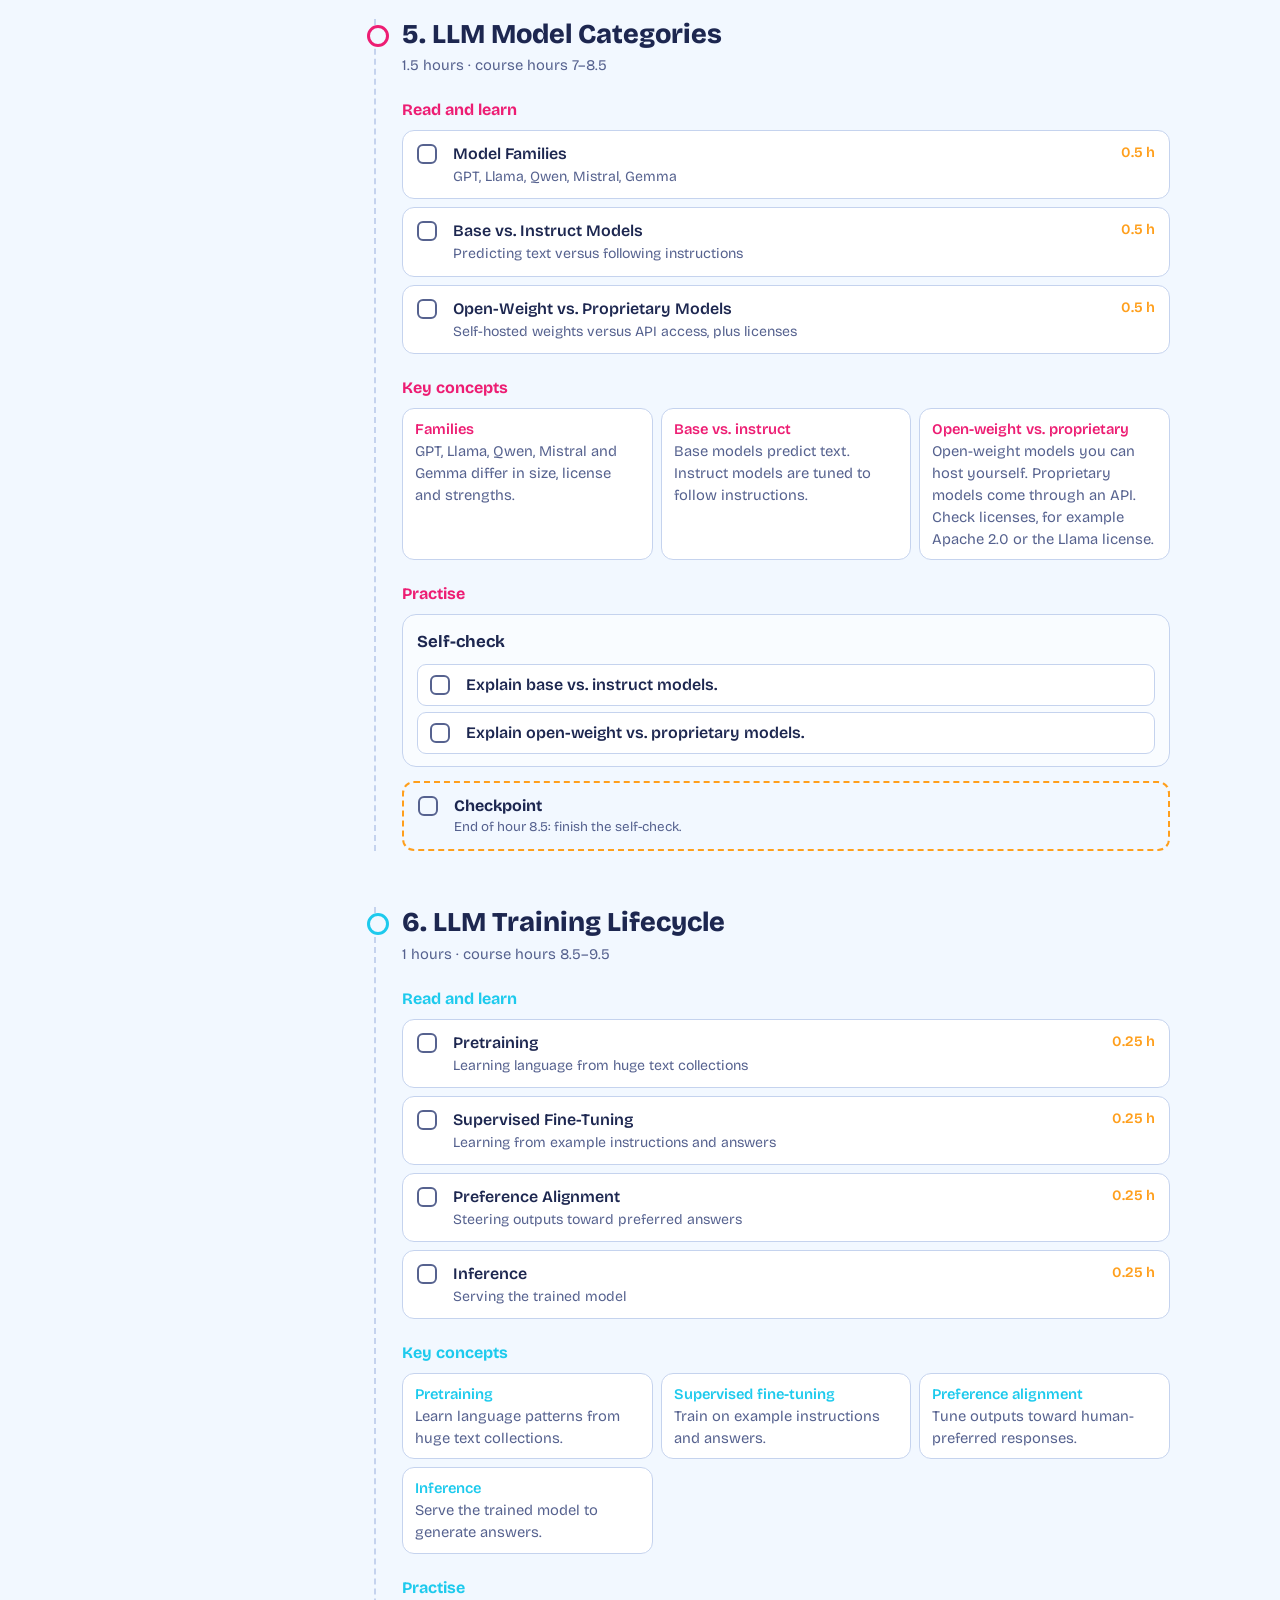
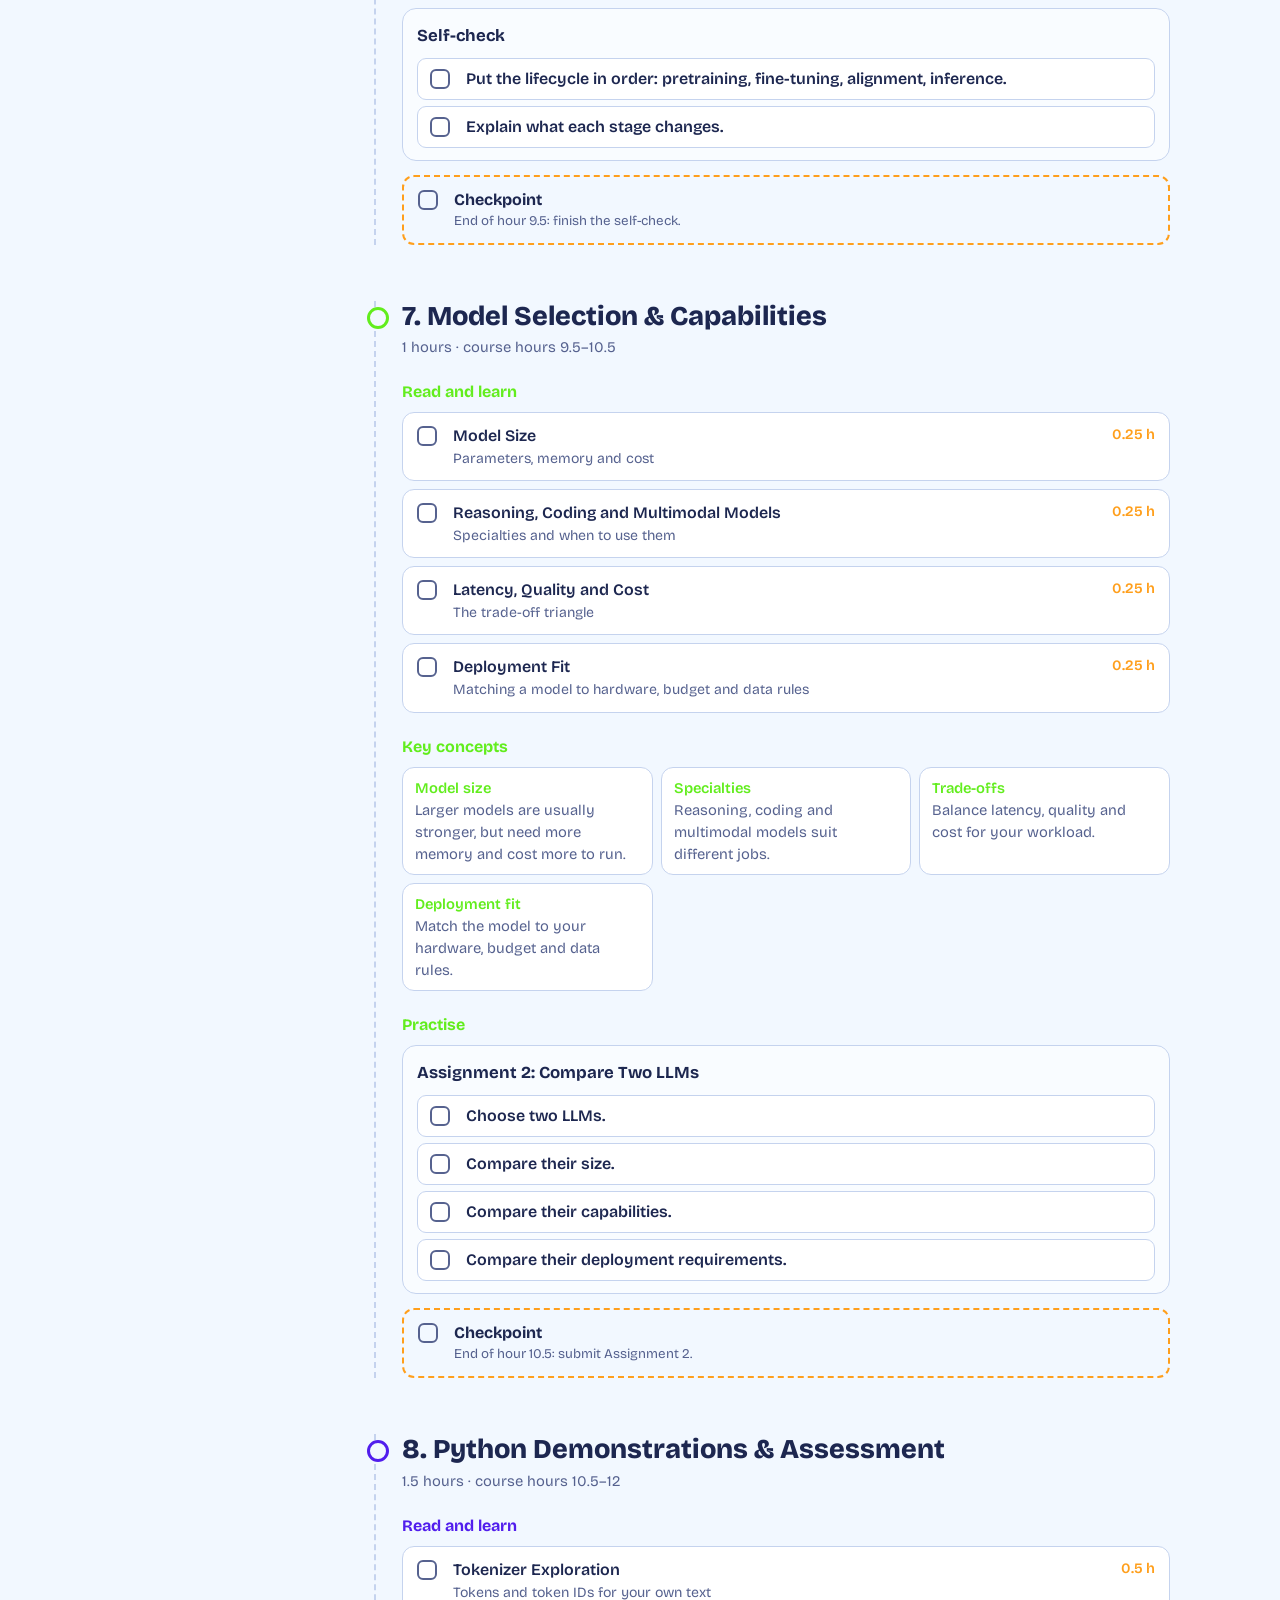
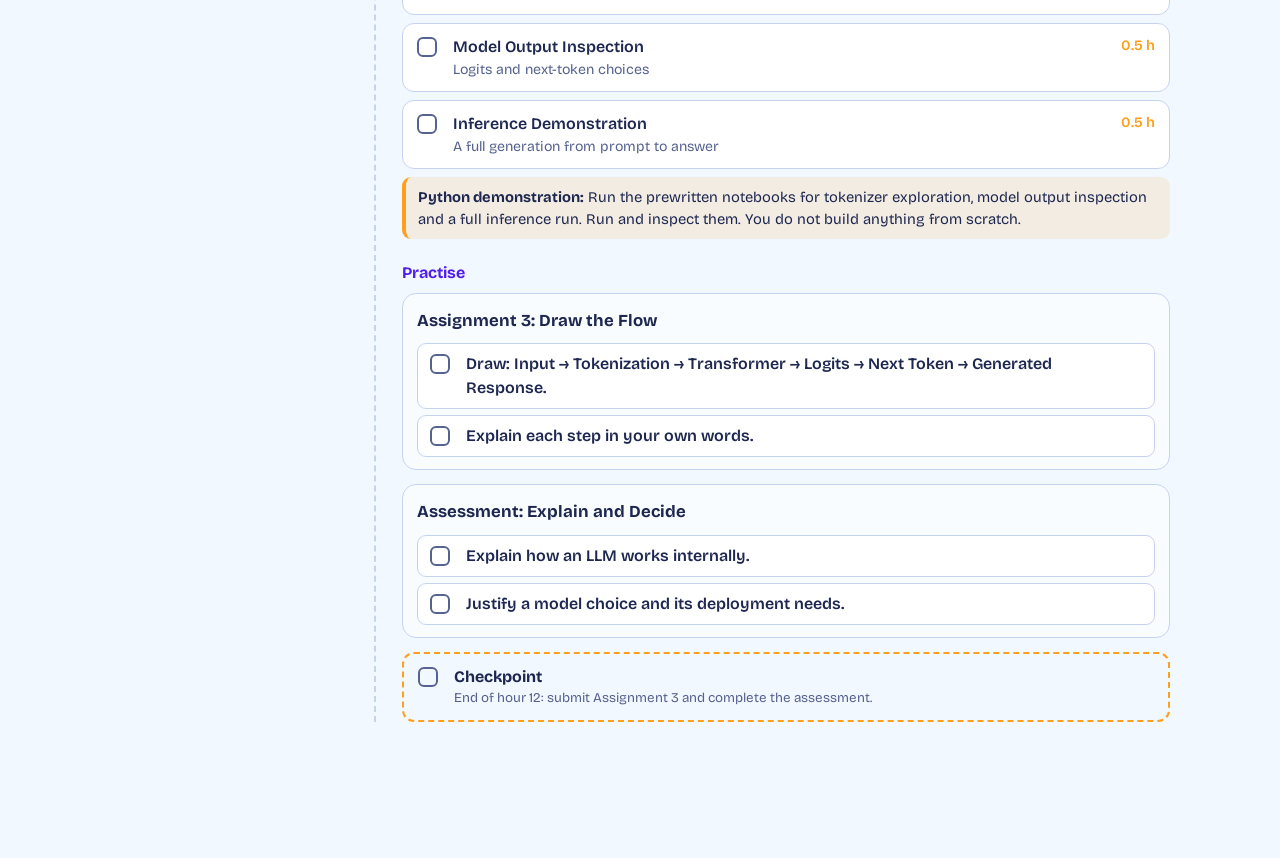
<file: aimaps/section-3-llm-fundamentals.html>
<!DOCTYPE html>
<html lang="en" data-theme="light">
<head>
<meta charset="utf-8">
<meta name="viewport" content="width=device-width, initial-scale=1">
<title>Transformers & LLM Fundamentals | AI Ops Roadmap</title>
<link rel="icon" href="data:image/svg+xml,<svg xmlns='http://www.w3.org/2000/svg' viewBox='0 0 100 100'><text y='.9em' font-size='90'>🤖</text></svg>">
<link rel="preconnect" href="https://fonts.googleapis.com">
<link href="https://fonts.googleapis.com/css2?family=Bricolage+Grotesque:opsz,wght@12..96,400;12..96,600;12..96,800&display=swap" rel="stylesheet">
<style>
:root{--bg:#1a1640;--panel:#272160;--tx:#f4f1ff;--mu:#b9b3e6;--ln:#4d4596;--ac:#ffc93c;--bl:hsl(205 95% 68%);--ok:hsl(150 65% 48%);--sh:0 6px 18px #0005}
[data-theme=light]{--bg:#f2f8ff;--panel:#fff;--tx:#1d2750;--mu:#56628f;--ln:#c5d3ee;--ac:#ff9f1c;--bl:hsl(220 85% 52%);--ok:hsl(155 70% 35%);--sh:0 6px 16px #3b5bdb22}
*{box-sizing:border-box}
html{scroll-behavior:smooth;scroll-padding-top:70px}
body{margin:0;background-image:radial-gradient(circle at 10% 0,color-mix(in srgb,var(--ac) 22%,transparent),transparent 42%),radial-gradient(circle at 92% 8%,color-mix(in srgb,#4dabf7 22%,transparent),transparent 42%);background-attachment:fixed;background:var(--bg);color:var(--tx);font:400 16px/1.5 "Bricolage Grotesque",system-ui,sans-serif}
button,a{font:inherit;color:inherit}button{cursor:pointer}
:focus-visible{outline:3px solid var(--ac);outline-offset:2px}
.bar{position:sticky;top:0;z-index:20;background:color-mix(in srgb,var(--bg) 88%,transparent);backdrop-filter:blur(10px);border-bottom:1px solid var(--ln)}
.bar .in{max-width:1100px;margin:auto;padding:10px 16px;display:flex;gap:12px;align-items:center}
.bar b{margin-right:auto;font-weight:800}
.pill{background:var(--panel);border:1px solid var(--ln);border-radius:999px;padding:6px 14px;text-decoration:none}
#prog{height:5px;background:var(--ln)}#prog i{display:block;height:100%;width:0;background:var(--ac);transition:width .4s}
.hero{max-width:1100px;margin:44px auto 10px;padding:0 20px}
h1{font-size:clamp(2.1rem,5.5vw,3.8rem);line-height:1.03;margin:0 0 12px;font-weight:800;letter-spacing:-.02em;max-width:16ch}
.hero p{color:var(--mu);max-width:62ch;margin:0 0 10px}
.facts{display:flex;flex-wrap:wrap;gap:10px;margin:16px 0}
.facts div{border:1px solid var(--ln);background:var(--panel);border-radius:12px;padding:8px 14px;font-size:.92rem}
.facts b{color:var(--ac)}
.flow{display:flex;gap:8px;align-items:center;flex-wrap:wrap;color:var(--mu);font-size:.95rem}
.flow span{border:1.5px dashed var(--ln);border-radius:8px;padding:2px 12px;color:var(--tx)}
.wrap{max-width:1100px;margin:26px auto 80px;padding:0 20px;display:grid;grid-template-columns:230px 1fr;gap:34px}
.rail{position:sticky;top:70px;align-self:start;display:flex;flex-direction:column;gap:6px}
.rail a{display:block;text-decoration:none;padding:8px 12px;border-radius:10px;border:1px solid transparent;color:var(--mu);font-size:.92rem;line-height:1.3}
.rail a b{display:block;color:var(--tx);font-weight:600}
.rail a.act{border-color:var(--bl);background:var(--panel)}
.rail a.dn b::after{content:" ✓";color:var(--ok)}
.mod{margin-bottom:56px;position:relative;padding-left:26px;border-left:2px dashed var(--ln)}
.mod::before{content:"";position:absolute;left:-9px;top:6px;width:16px;height:16px;border-radius:50%;background:var(--bg);border:3px solid var(--bl)}
.mod.dn::before{background:var(--ok);border-color:var(--ok)}
.mh h2{margin:0;font-size:1.7rem;line-height:1.15;font-weight:800}
.mh p{margin:4px 0 0;color:var(--mu);font-size:.92rem}
h3{font-size:1rem;margin:22px 0 8px;color:var(--bl)}
.row{display:grid;grid-template-columns:24px 1fr auto;gap:12px;align-items:start;width:100%;text-align:left;background:var(--panel);border:1.5px solid var(--ln);border-radius:12px;padding:11px 14px;margin-bottom:8px;transition:border-color .2s}
.row:hover{border-color:var(--bl)}
.bx{width:20px;height:20px;border-radius:6px;border:2px solid var(--mu);margin-top:2px;display:grid;place-items:center;font-size:13px;line-height:1;color:#fff}
.row[aria-pressed=true] .bx{background:var(--ok);border-color:var(--ok)}
.row[aria-pressed=true] .bx::after{content:"✓"}
.row[aria-pressed=true] b{text-decoration:line-through;text-decoration-color:var(--mu);color:var(--mu)}
.tx b{display:block;font-weight:600}.tx small{color:var(--mu);font-size:.88rem;display:block}
.hr{color:var(--ac);font-weight:600;font-size:.9rem;white-space:nowrap}
.card{border:1.5px solid var(--ln);border-radius:14px;padding:14px 14px 6px;margin-bottom:14px;background:color-mix(in srgb,var(--panel) 55%,transparent)}
.card h4{margin:0 0 10px;font-size:1.05rem}
.card .row{border-radius:9px;padding:8px 12px;margin-bottom:6px}
.dv{margin:4px 0 10px;padding:9px 12px;border-radius:9px;border-left:4px solid var(--ac);background:color-mix(in srgb,var(--ac) 12%,transparent);font-size:.92rem}
.note{font-size:.9rem;color:var(--mu);margin:0 0 8px}
.cp{display:grid;grid-template-columns:24px 1fr;gap:12px;width:100%;text-align:left;margin-top:14px;padding:11px 14px;border:2px dashed var(--ac);border-radius:12px;background:none}
.cp[aria-pressed=true]{border-style:solid;background:color-mix(in srgb,var(--ok) 16%,transparent);border-color:var(--ok)}
.cp[aria-pressed=true] .bx{background:var(--ok);border-color:var(--ok)}
.cp[aria-pressed=true] .bx::after{content:"✓"}
.cp small{display:block;color:var(--mu)}
.kg{display:grid;grid-template-columns:repeat(auto-fit,minmax(230px,1fr));gap:8px}
.kc{background:var(--panel);border:1.5px solid var(--ln);border-radius:12px;padding:9px 12px;font-size:.92rem;color:var(--mu)}
.kc b{display:block;color:var(--bl);font-weight:600}
#toast{position:fixed;bottom:20px;left:50%;transform:translate(-50%,90px);background:var(--ac);color:#101010;padding:9px 18px;border-radius:99px;font-weight:600;transition:transform .35s;z-index:30}
#toast.show{transform:translate(-50%,0)}
@media(max-width:800px){
.wrap{grid-template-columns:1fr;gap:18px}
.rail{flex-direction:row;overflow-x:auto;top:52px;background:var(--bg);padding:6px 0;z-index:10}
.rail a{min-width:150px}.mod{padding-left:18px}
}
@media(prefers-reduced-motion:reduce){*{transition:none!important;scroll-behavior:auto!important}}
</style>
</head>
<body>
<div class="bar"><div class="in">
<a class="pill" href="index.html">← Roadmap</a>
<b>Section 3</b>
<button class="pill" id="theme" aria-label="Toggle theme">☀/🌙</button>
</div><div id="prog"><i></i></div></div>

<header class="hero">
<h1>Transformers & LLM Fundamentals</h1>
<p>Learn how LLMs work inside, from tokens to logits, and how to choose a model and plan its deployment. Learning is 80% concepts and 20% prewritten Python demonstrations, so you run and inspect notebooks instead of building models.</p>
<div class="facts"><div><b>12 hours</b> of concepts, demos and assignments</div><div><b id="hd">0</b> of 12 hours studied</div><div><b id="td">0</b> of <span id="tt">0</span> practice tasks done</div></div>
<div class="flow">How each module works: <span>Read the topics</span> then <span>Do the assignments</span> then <span>Pass the checkpoint</span></div>
</header>

<div class="wrap">
<nav class="rail" id="rail" aria-label="Modules"></nav>
<main id="mods"></main>
</div>
<div id="toast" role="status"></div>

<script>
const M=[
{t:"LLM Fundamentals",h:1.5,
T:[["What LLMs Are","A deep learning model for language",.25],["How LLMs Work","From text to tokens to a generated answer",.5],["Training vs. Inference","Learning parameters versus using them",.25],["Next-Token Prediction","Predicting one token at a time, in a loop",.5]],
K:[["What an LLM is","A deep learning model trained on large text to predict and generate language."],["How it works","Text becomes tokens, flows through Transformer layers and produces scores for the next token."],["Training vs. inference","Training adjusts parameters. Inference uses fixed parameters to generate."],["Next-token prediction","The model predicts one token, adds it to the text and repeats."]],
A:[["Self-check",["Explain training vs. inference.","Explain next-token prediction."]]],
C:"End of hour 1.5: finish the self-check."},
{t:"Transformer Architecture",h:2.5,
T:[["Encoder, Decoder and Encoder-Decoder","The three architecture patterns",.5],["Self-Attention","How tokens use other tokens as context",.75],["Multi-Head Attention","Several attention views in parallel",.75],["Positional Encoding","Giving the model token order",.5]],
K:[["Encoder, decoder, encoder-decoder","Encoders understand input, decoders generate output. Many modern LLMs are decoder-only."],["Self-attention","Each token weighs the other tokens to build a context-aware representation."],["Multi-head attention","Several attention heads look for different relationships in parallel."],["Positional encoding","Adds token order, since attention alone does not know order."]],
A:[["Self-check",["Describe how multi-head attention extends self-attention.","Explain why positional encoding is needed."]]],
C:"End of hour 4: finish the self-check."},
{t:"LLM Internal Architecture",h:2,
T:[["Layers and Neurons","Stacked layers that transform each token",.5],["Parameters, Weights and Biases","The learned numbers that define a model",.5],["Hidden Dimensions and Embeddings","The vector size carried through the model",.5],["Logits","Raw scores for every possible next token",.5]],
K:[["Layers and neurons","Stacked Transformer layers hold the neurons that transform each token representation."],["Parameters, weights, biases","Learned numbers that define the model. Parameter count drives memory needs."],["Hidden dimensions and embeddings","The vector size that carries each token through the model."],["Logits","Raw scores for every vocabulary token, turned into probabilities to pick the next token."]],
P:"Run a prewritten notebook that lists a small model's layers and parameter counts.",
A:[["Self-check",["Explain parameters, weights and biases.","Explain what logits are."]]],
C:"End of hour 6: finish the self-check."},
{t:"Tokenization & Context Window",h:1,
T:[["Tokens and Token IDs","Text split into tokens, then mapped to numbers",.25],["Vocabulary","The tokens a tokenizer knows",.25],["Context Limits","How much text fits in one request",.25],["Input and Output Tokens","What counts toward limits and cost",.25]],
K:[["Tokens and token IDs","Text splits into tokens, and each token maps to a number."],["Vocabulary","The set of tokens a tokenizer knows."],["Context window","The maximum tokens a model handles at once, input plus output."],["Input vs. output tokens","Both count toward limits, and are often priced and timed differently."]],
P:"Use a prewritten notebook with a tokenizer to see tokens, token IDs and token counts for your own text.",
A:[["Assignment 1: Tokenize a Sentence",["Pick a sentence from an IT incident or log.","Inspect how it becomes tokens.","Inspect the matching token IDs."]]],
C:"End of hour 7: submit Assignment 1."},
{t:"LLM Model Categories",h:1.5,
T:[["Model Families","GPT, Llama, Qwen, Mistral, Gemma",.5],["Base vs. Instruct Models","Predicting text versus following instructions",.5],["Open-Weight vs. Proprietary Models","Self-hosted weights versus API access, plus licenses",.5]],
K:[["Families","GPT, Llama, Qwen, Mistral and Gemma differ in size, license and strengths."],["Base vs. instruct","Base models predict text. Instruct models are tuned to follow instructions."],["Open-weight vs. proprietary","Open-weight models you can host yourself. Proprietary models come through an API. Check licenses, for example Apache 2.0 or the Llama license."]],
A:[["Self-check",["Explain base vs. instruct models.","Explain open-weight vs. proprietary models."]]],
C:"End of hour 8.5: finish the self-check."},
{t:"LLM Training Lifecycle",h:1,
T:[["Pretraining","Learning language from huge text collections",.25],["Supervised Fine-Tuning","Learning from example instructions and answers",.25],["Preference Alignment","Steering outputs toward preferred answers",.25],["Inference","Serving the trained model",.25]],
K:[["Pretraining","Learn language patterns from huge text collections."],["Supervised fine-tuning","Train on example instructions and answers."],["Preference alignment","Tune outputs toward human-preferred responses."],["Inference","Serve the trained model to generate answers."]],
A:[["Self-check",["Put the lifecycle in order: pretraining, fine-tuning, alignment, inference.","Explain what each stage changes."]]],
C:"End of hour 9.5: finish the self-check."},
{t:"Model Selection & Capabilities",h:1,
T:[["Model Size","Parameters, memory and cost",.25],["Reasoning, Coding and Multimodal Models","Specialties and when to use them",.25],["Latency, Quality and Cost","The trade-off triangle",.25],["Deployment Fit","Matching a model to hardware, budget and data rules",.25]],
K:[["Model size","Larger models are usually stronger, but need more memory and cost more to run."],["Specialties","Reasoning, coding and multimodal models suit different jobs."],["Trade-offs","Balance latency, quality and cost for your workload."],["Deployment fit","Match the model to your hardware, budget and data rules."]],
A:[["Assignment 2: Compare Two LLMs",["Choose two LLMs.","Compare their size.","Compare their capabilities.","Compare their deployment requirements."]]],
C:"End of hour 10.5: submit Assignment 2."},
{t:"Python Demonstrations & Assessment",h:1.5,
T:[["Tokenizer Exploration","Tokens and token IDs for your own text",.5],["Model Output Inspection","Logits and next-token choices",.5],["Inference Demonstration","A full generation from prompt to answer",.5]],
P:"Run the prewritten notebooks for tokenizer exploration, model output inspection and a full inference run. Run and inspect them. You do not build anything from scratch.",
A:[["Assignment 3: Draw the Flow",["Draw: Input → Tokenization → Transformer → Logits → Next Token → Generated Response.","Explain each step in your own words."]],["Assessment: Explain and Decide",["Explain how an LLM works internally.","Justify a model choice and its deployment needs."]]],
C:"End of hour 12: submit Assignment 3 and complete the assessment."}
];
const $=s=>document.querySelector(s);
let st={},theme="dark";
try{st=JSON.parse(localStorage.getItem("aiops-s3")||"{}");theme=localStorage.getItem("aiops-theme")||"light"}catch(e){}
document.documentElement.dataset.theme=theme;
const save=()=>{try{localStorage.setItem("aiops-s3",JSON.stringify(st))}catch(e){}};
let cum=0,tasks=0;
M.forEach(m=>{m.s=cum;cum+=m.h;m.e=cum;tasks+=m.A.reduce((a,x)=>a+x[1].length,0)+1});
$("#tt").textContent=tasks;
$("#rail").innerHTML=M.map((m,a)=>`<a href="#m${a}" data-a="${a}"><b>${a+1}. ${m.t}</b><span class="rc"></span></a>`).join("");
$("#mods").innerHTML=M.map((m,a)=>`<section class="mod" id="m${a}" style="--bl:hsl(${[215,160,25,280,335,190,100,255][a]} 85% 52%)"><div class="mh"><h2>${a+1}. ${m.t}</h2><p>${m.h} hours · course hours ${m.s}–${m.e}</p></div>
<h3>Read and learn</h3>${m.T.map((t,i)=>`<button class="row" data-k="t.${a}.${i}" data-h="${t[2]}" aria-pressed="false"><span class="bx"></span><span class="tx"><b>${t[0]}</b><small>${t[1]}</small></span><span class="hr">${t[2]} h</span></button>`).join("")}
${m.K?`<h3>Key concepts</h3><div class="kg">${m.K.map(k=>`<div class="kc"><b>${k[0]}</b>${k[1]}</div>`).join("")}</div>`:""}${m.P?`<div class="dv"><strong>Python demonstration:</strong> ${m.P}</div>`:""}<h3>Practise</h3>${m.N?`<p class="note">${m.N}</p>`:""}${m.A.map((x,i)=>`<div class="card"><h4>${x[0]}</h4>${x[1].map((s,j)=>`<button class="row" data-k="a.${a}.${i}.${j}" data-s="1" aria-pressed="false"><span class="bx"></span><span class="tx"><b>${s}</b></span><span></span></button>`).join("")}</div>`).join("")}
${m.D?`<div class="dv"><strong>Deliverable:</strong> ${m.D}</div>`:""}
<button class="cp" data-k="c.${a}" data-s="1" aria-pressed="false"><span class="bx"></span><span><b>Checkpoint</b><small>${m.C}</small></span></button></section>`).join("");
let toastT;
function toast(x){const t=$("#toast");t.textContent=x;t.classList.add("show");clearTimeout(toastT);toastT=setTimeout(()=>t.classList.remove("show"),2400)}
function refresh(){
 let hd=0,td=0;
 M.forEach((m,a)=>{
  const sec=document.getElementById("m"+a);let tn=0,sn=0,sT=0;
  sec.querySelectorAll("[data-k]").forEach(b=>{
   const on=!!st[b.dataset.k];b.setAttribute("aria-pressed",on);
   if(b.dataset.s){sT++;if(on){sn++;td++}}else if(on){tn++;hd+=+b.dataset.h}
  });
  const fin=tn==m.T.length&&sn==sT;
  sec.classList.toggle("dn",fin);
  const r=document.querySelector(`.rail a[data-a="${a}"]`);
  r.classList.toggle("dn",fin);
  r.querySelector(".rc").textContent=`${tn}/${m.T.length} topics · ${sn}/${sT} tasks`;
 });
 $("#hd").textContent=hd;$("#td").textContent=td;
 $("#prog i").style.width=Math.round((hd/cum*.5+td/tasks*.5)*100)+"%";
}
$("#mods").addEventListener("click",e=>{
 const b=e.target.closest("[data-k]");if(!b)return;
 const k=b.dataset.k;st[k]?delete st[k]:st[k]=1;save();refresh();
 const a=+k.split(".")[k[0]=="c"?1:1];
 if(st[k]&&document.getElementById("m"+a).classList.contains("dn"))toast("Module "+(a+1)+" complete: "+M[a].t);
});
$("#theme").onclick=()=>{theme=theme=="dark"?"light":"dark";document.documentElement.dataset.theme=theme;try{localStorage.setItem("aiops-theme",theme)}catch(e){}};
const io=new IntersectionObserver(es=>es.forEach(x=>{if(x.isIntersecting){document.querySelectorAll(".rail a").forEach(r=>r.classList.toggle("act",r.getAttribute("href")=="#"+x.target.id))}}),{rootMargin:"-30% 0px -60% 0px"});
document.querySelectorAll(".mod").forEach(s=>io.observe(s));
refresh();
</script>
</body>
</html>
</file>
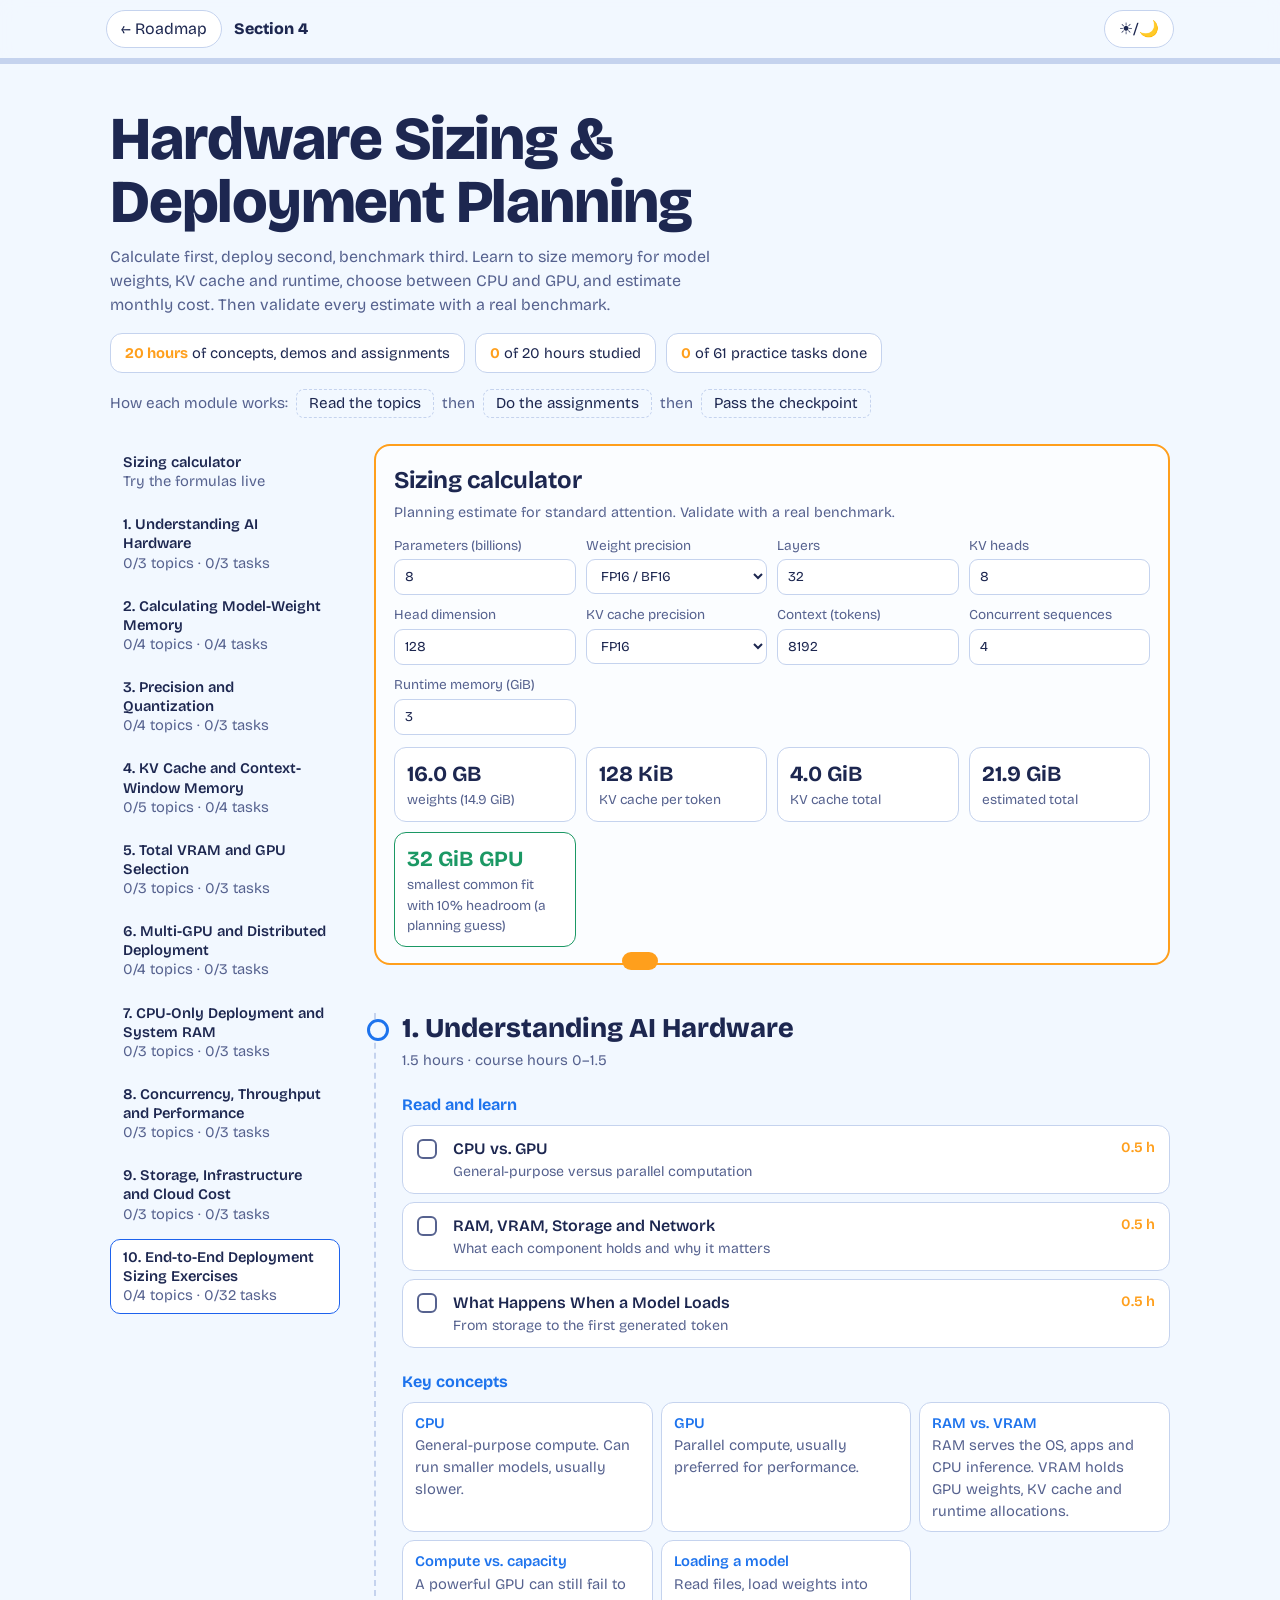
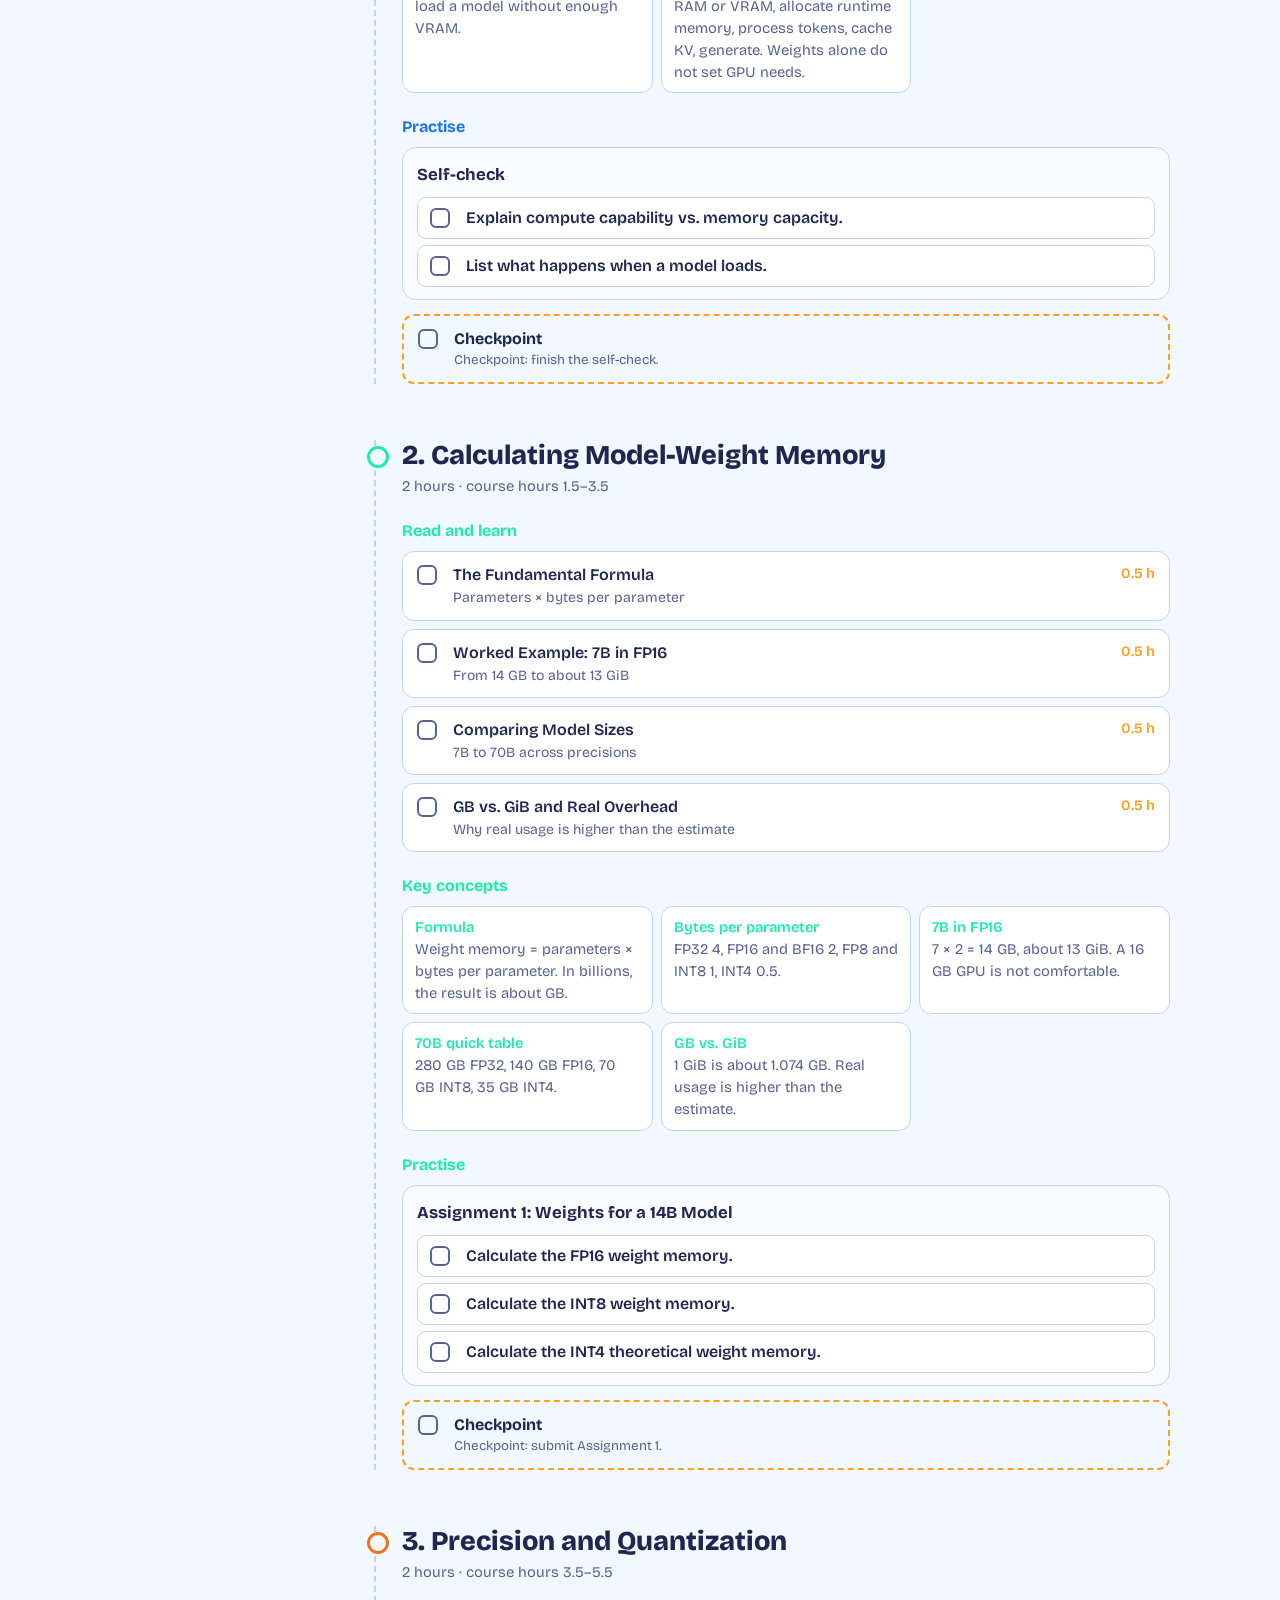
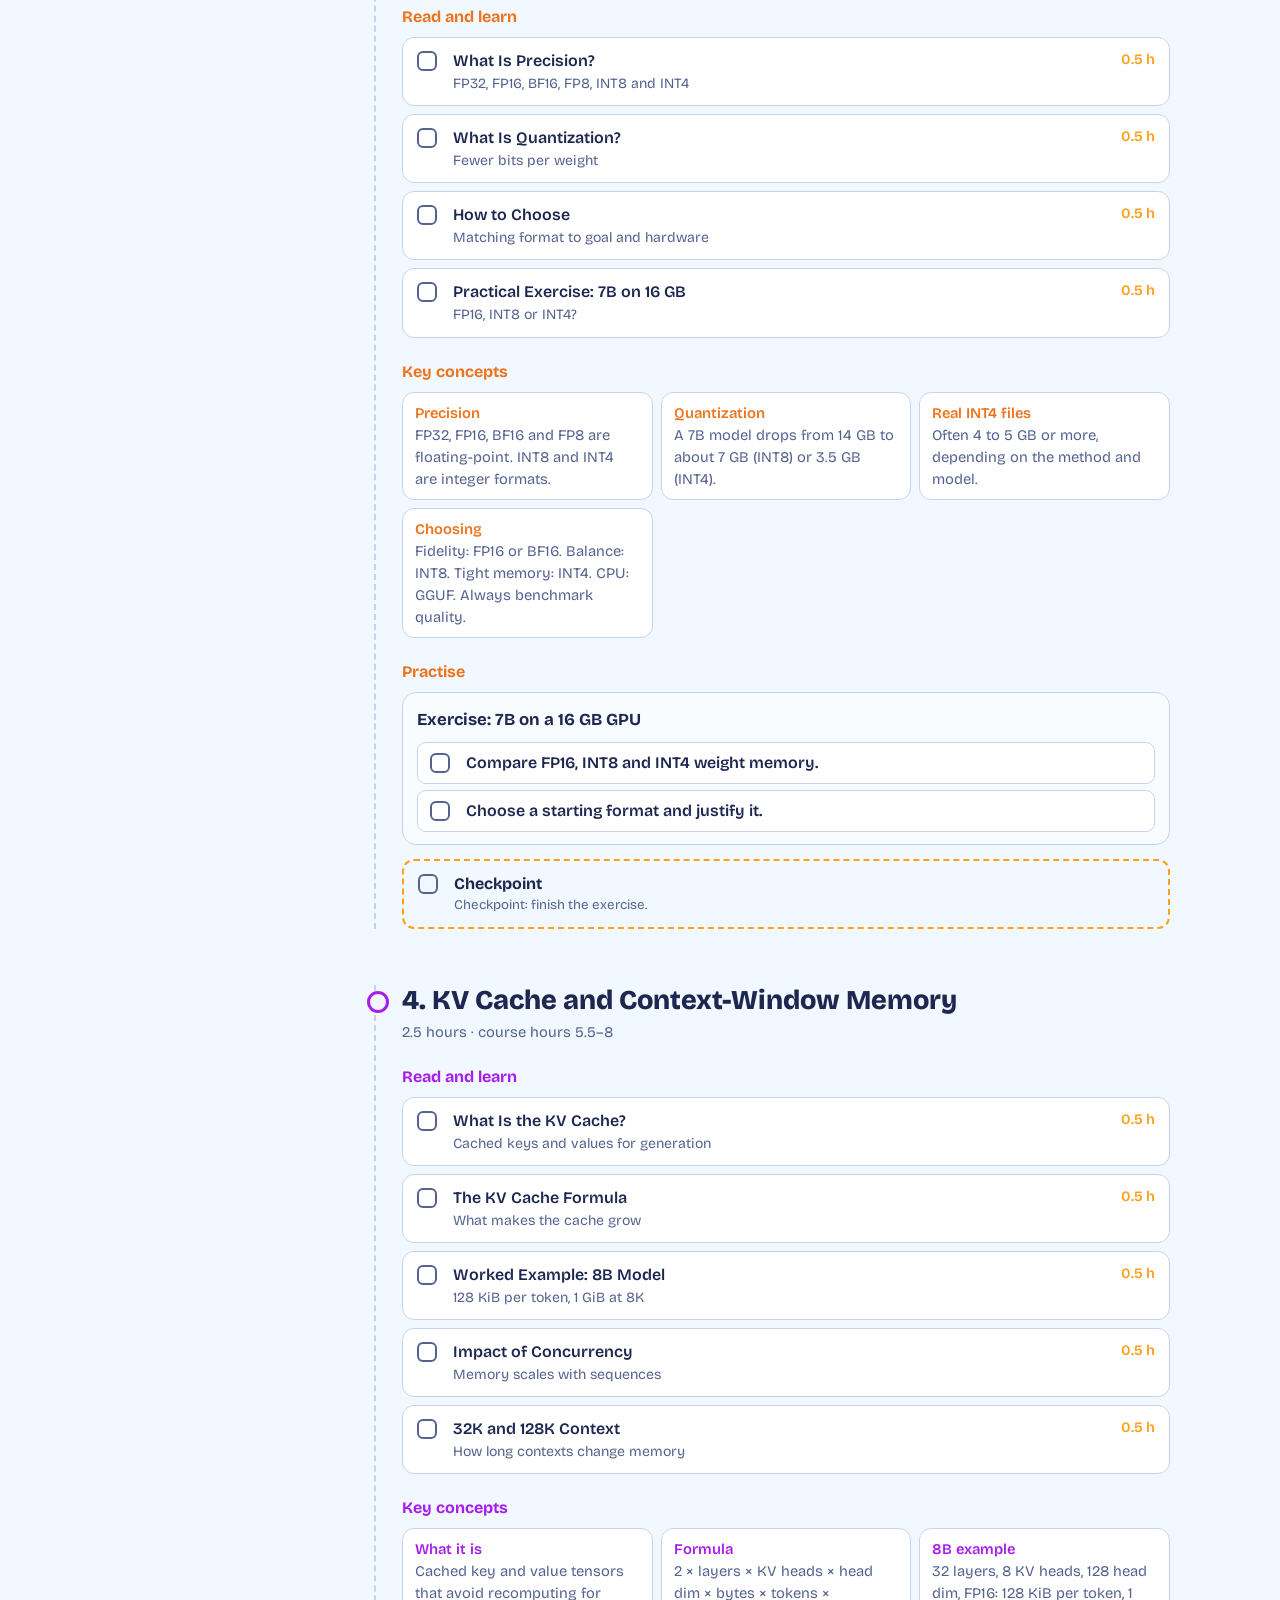
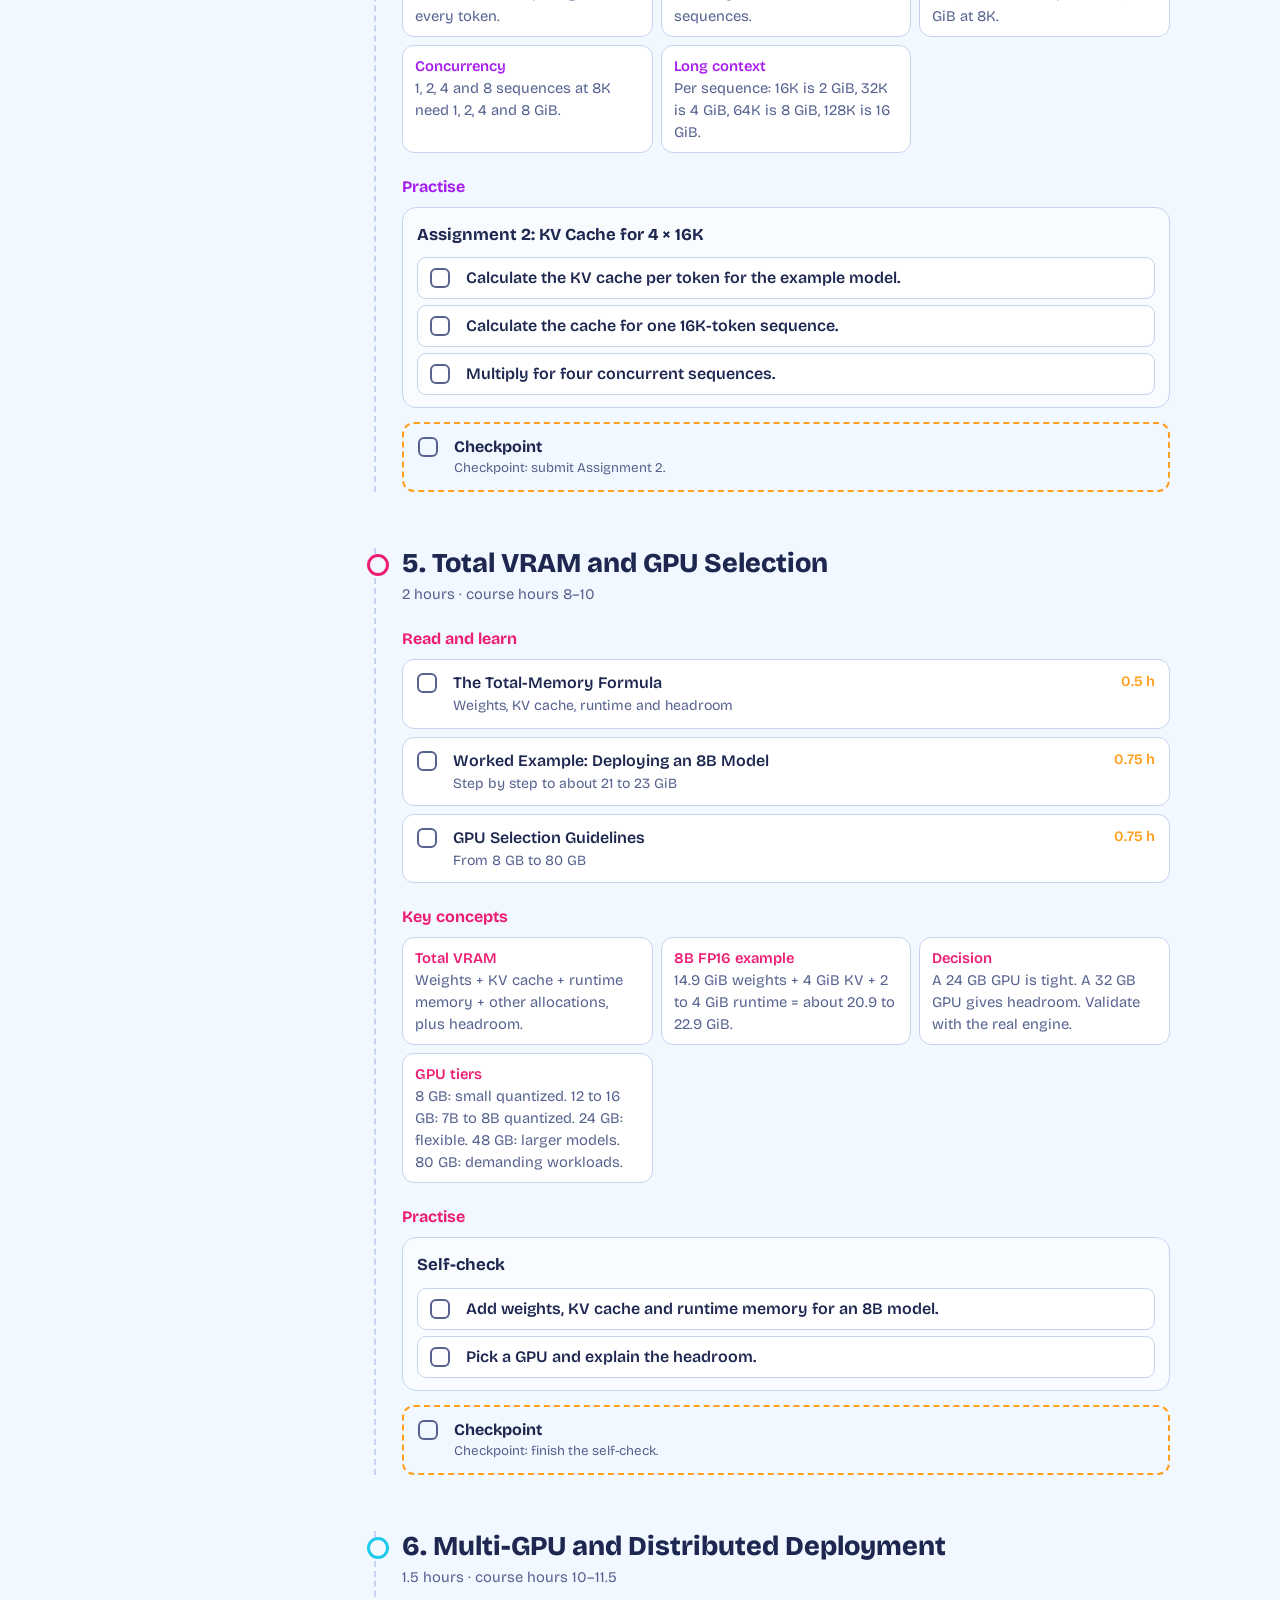
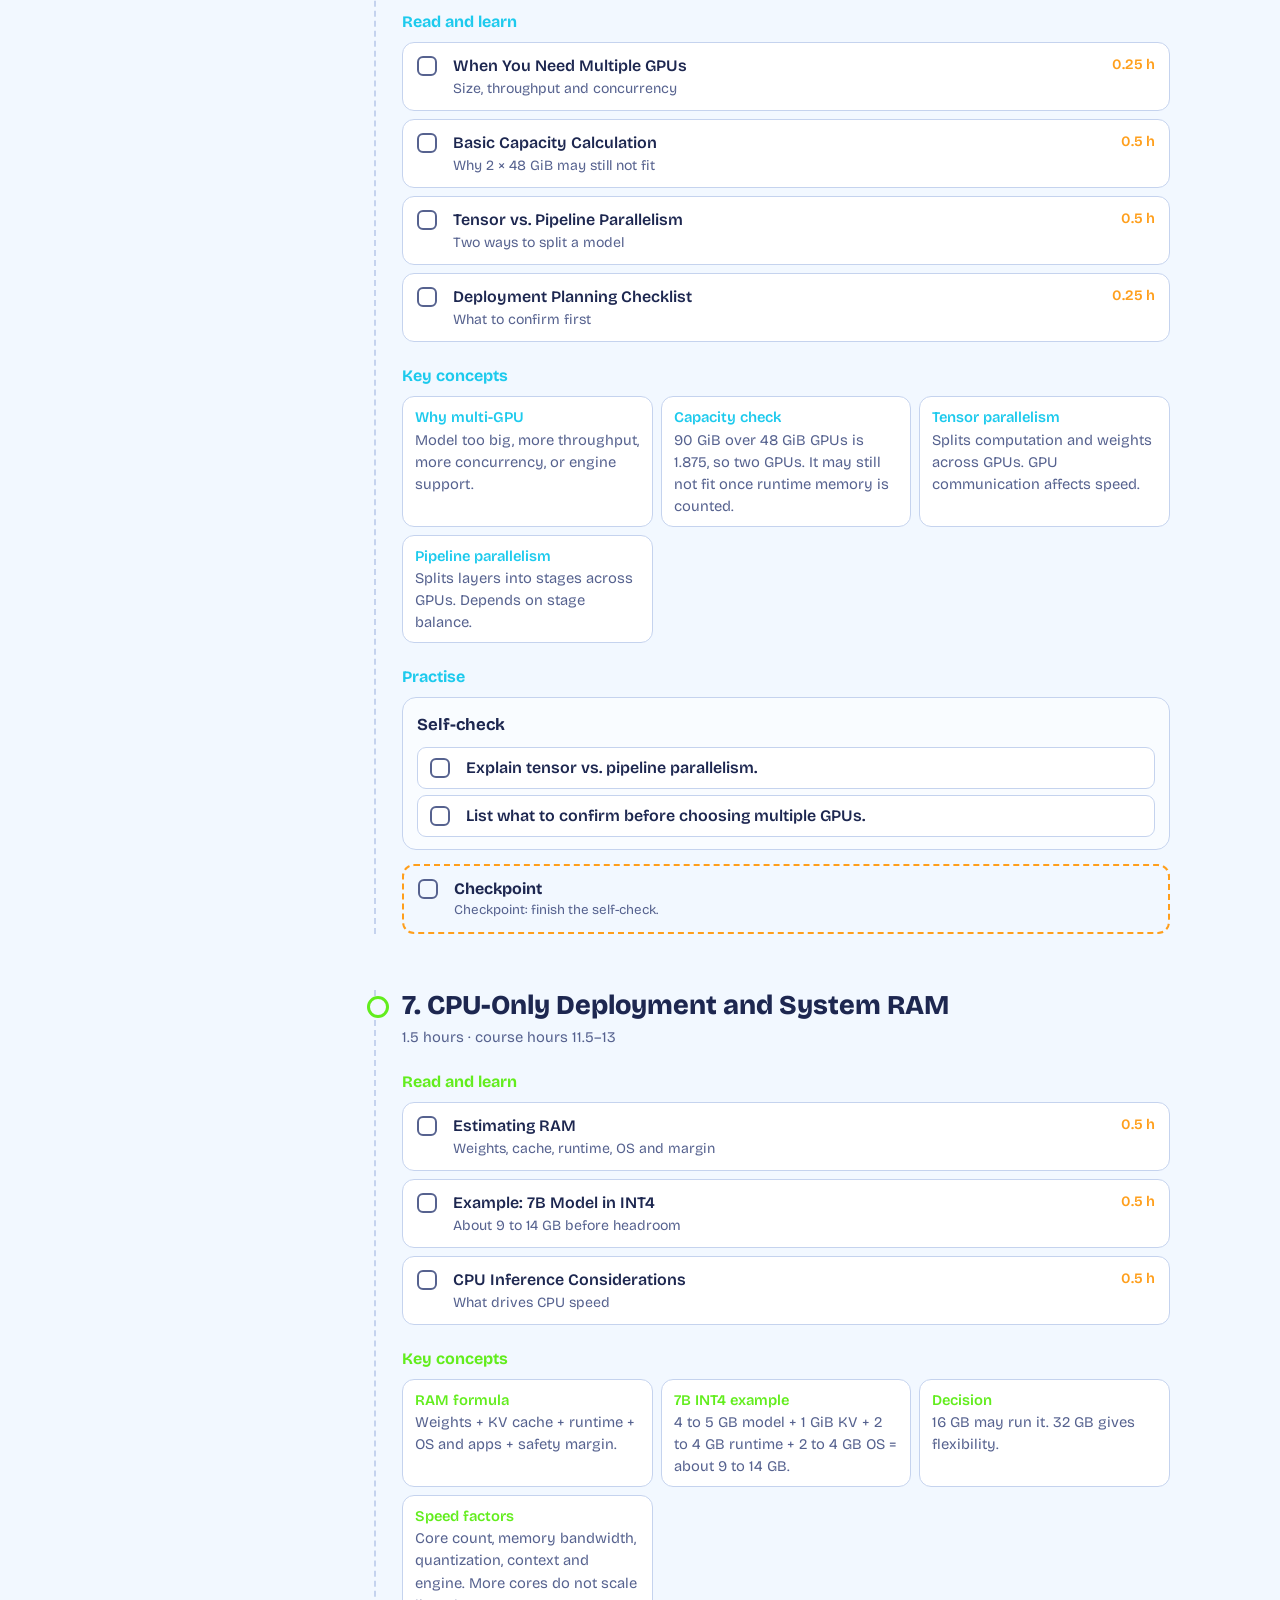
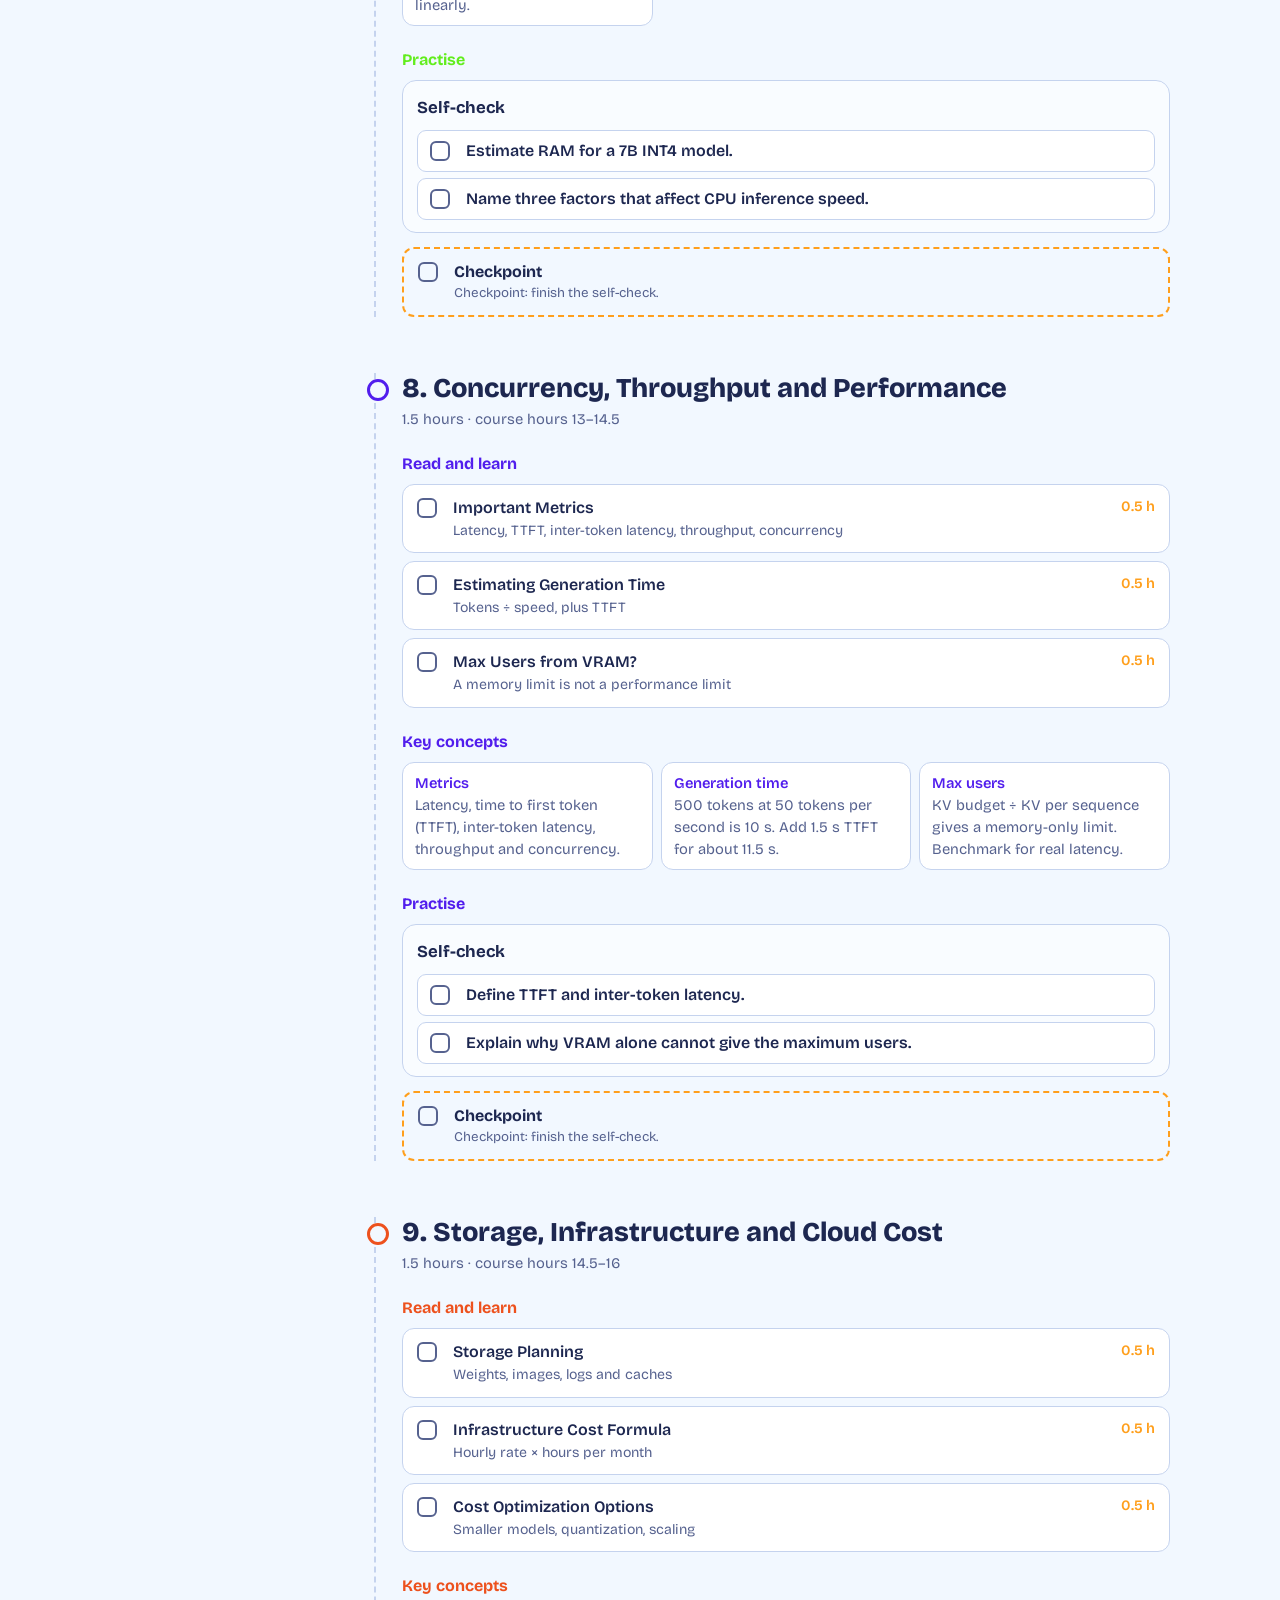
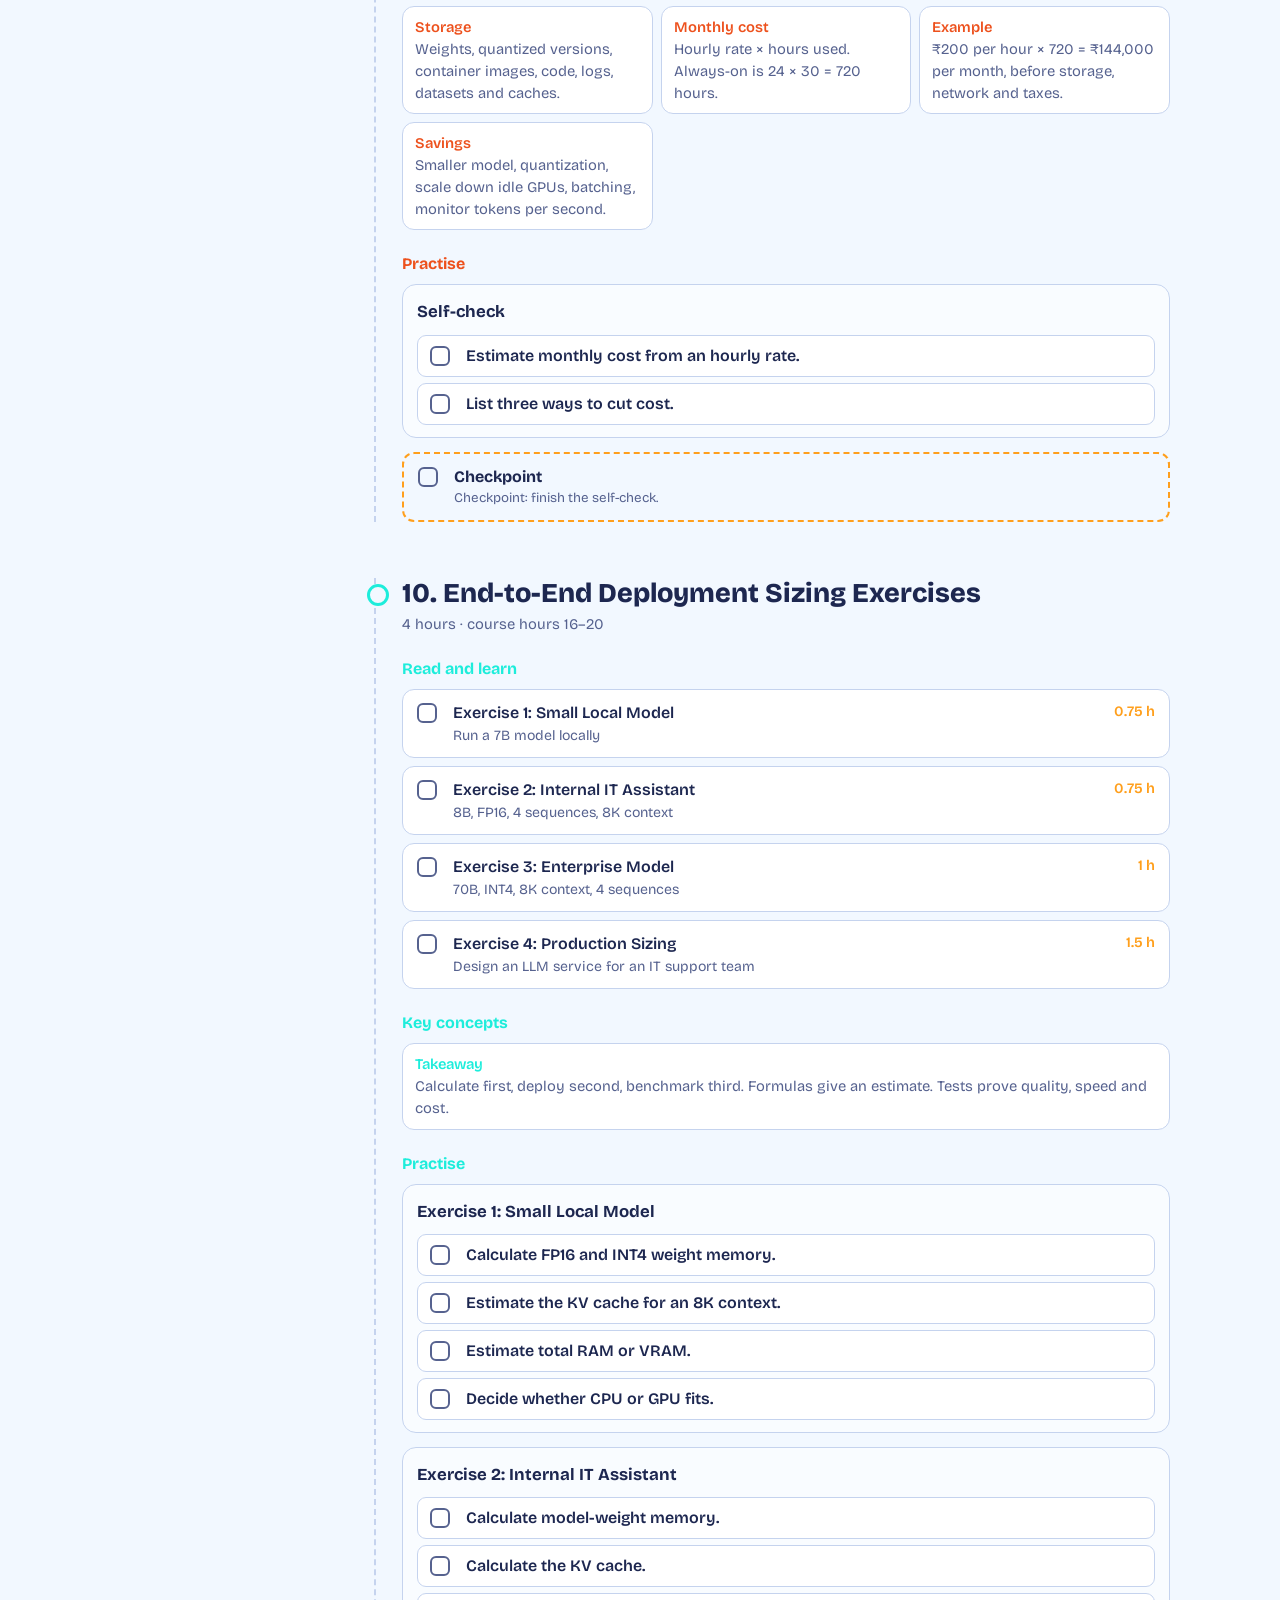
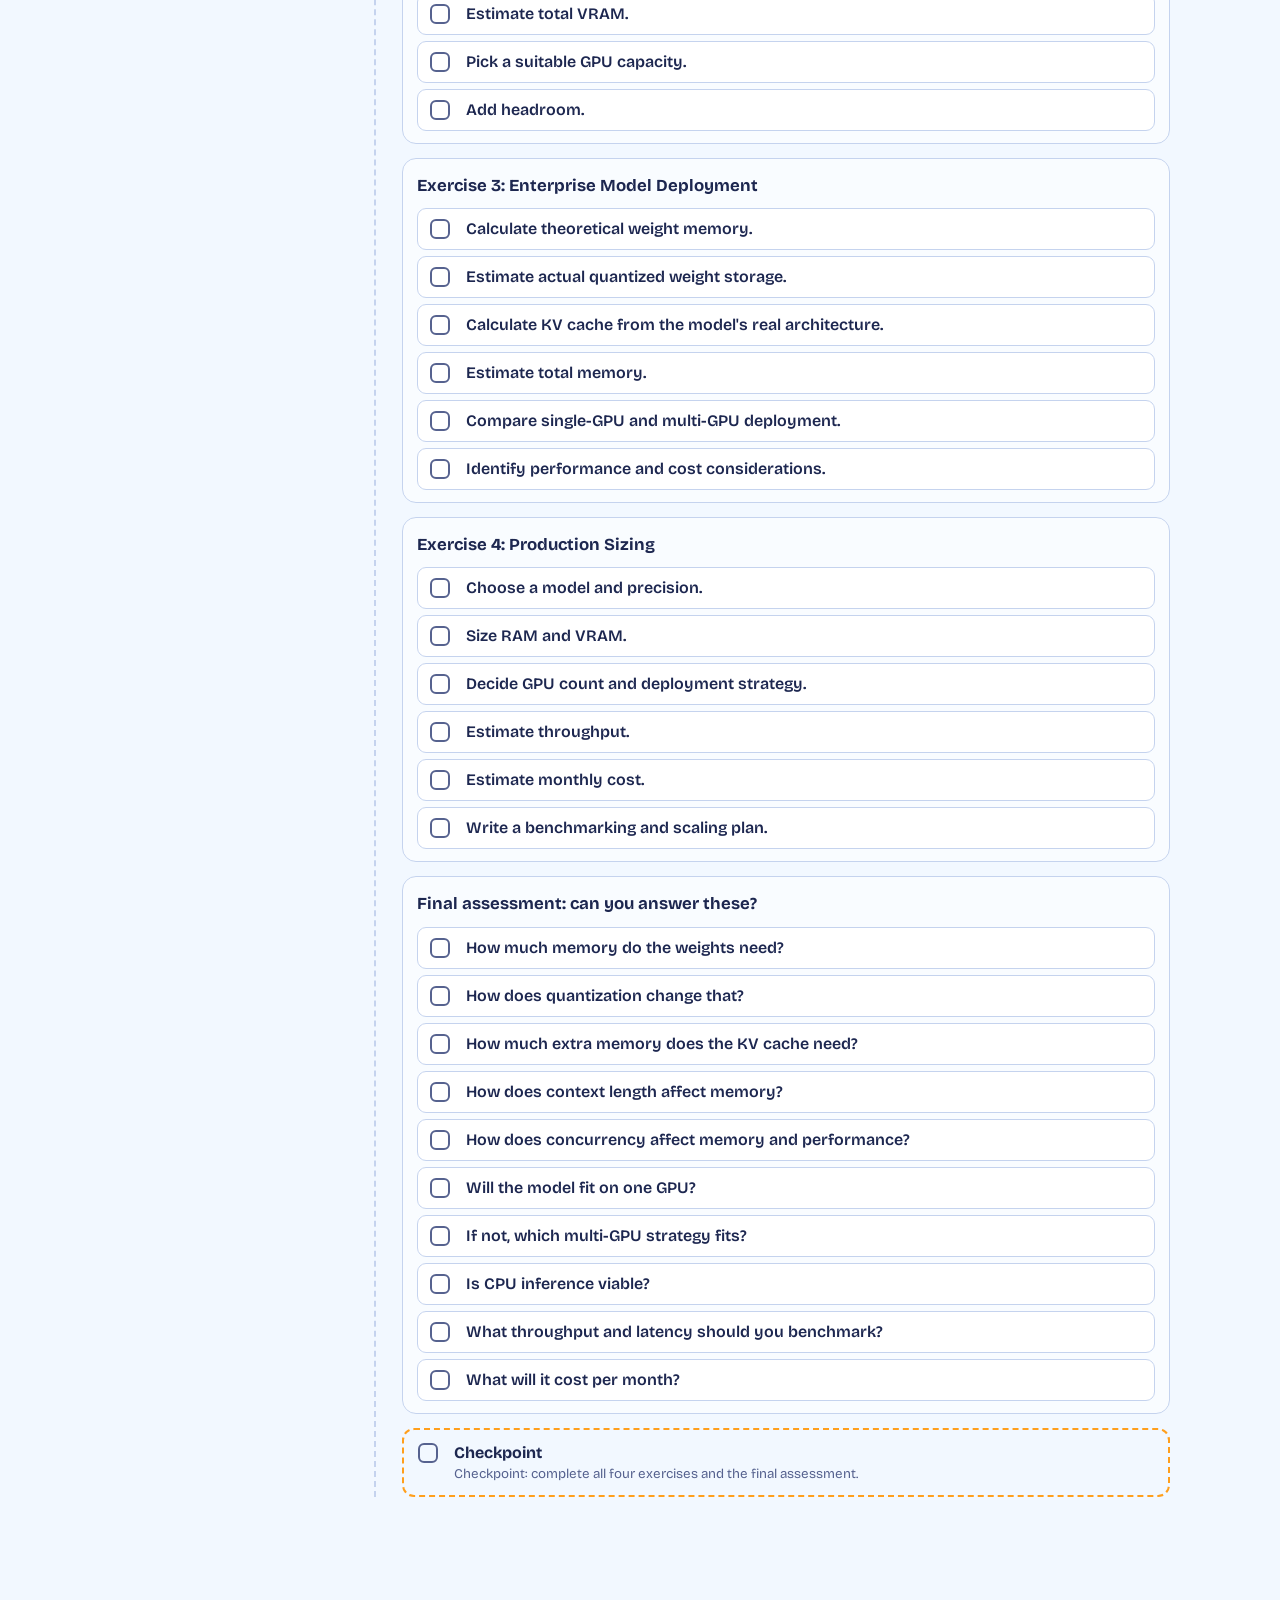
<file: aimaps/section-4-hardware-sizing.html>
<!DOCTYPE html>
<html lang="en" data-theme="light">
<head>
<meta charset="utf-8">
<meta name="viewport" content="width=device-width, initial-scale=1">
<title>Hardware Sizing & Deployment Planning | AI Ops Roadmap</title>
<link rel="icon" href="data:image/svg+xml,<svg xmlns='http://www.w3.org/2000/svg' viewBox='0 0 100 100'><text y='.9em' font-size='90'>🖥️</text></svg>">
<link rel="preconnect" href="https://fonts.googleapis.com">
<link href="https://fonts.googleapis.com/css2?family=Bricolage+Grotesque:opsz,wght@12..96,400;12..96,600;12..96,800&display=swap" rel="stylesheet">
<style>
:root{--bg:#1a1640;--panel:#272160;--tx:#f4f1ff;--mu:#b9b3e6;--ln:#4d4596;--ac:#ffc93c;--bl:hsl(205 95% 68%);--ok:hsl(150 65% 48%);--sh:0 6px 18px #0005}
[data-theme=light]{--bg:#f2f8ff;--panel:#fff;--tx:#1d2750;--mu:#56628f;--ln:#c5d3ee;--ac:#ff9f1c;--bl:hsl(220 85% 52%);--ok:hsl(155 70% 35%);--sh:0 6px 16px #3b5bdb22}
*{box-sizing:border-box}
html{scroll-behavior:smooth;scroll-padding-top:70px}
body{margin:0;background-image:radial-gradient(circle at 10% 0,color-mix(in srgb,var(--ac) 22%,transparent),transparent 42%),radial-gradient(circle at 92% 8%,color-mix(in srgb,#4dabf7 22%,transparent),transparent 42%);background-attachment:fixed;background:var(--bg);color:var(--tx);font:400 16px/1.5 "Bricolage Grotesque",system-ui,sans-serif}
button,a{font:inherit;color:inherit}button{cursor:pointer}
:focus-visible{outline:3px solid var(--ac);outline-offset:2px}
.bar{position:sticky;top:0;z-index:20;background:color-mix(in srgb,var(--bg) 88%,transparent);backdrop-filter:blur(10px);border-bottom:1px solid var(--ln)}
.bar .in{max-width:1100px;margin:auto;padding:10px 16px;display:flex;gap:12px;align-items:center}
.bar b{margin-right:auto;font-weight:800}
.pill{background:var(--panel);border:1px solid var(--ln);border-radius:999px;padding:6px 14px;text-decoration:none}
#prog{height:5px;background:var(--ln)}#prog i{display:block;height:100%;width:0;background:var(--ac);transition:width .4s}
.hero{max-width:1100px;margin:44px auto 10px;padding:0 20px}
h1{font-size:clamp(2.1rem,5.5vw,3.8rem);line-height:1.03;margin:0 0 12px;font-weight:800;letter-spacing:-.02em;max-width:16ch}
.hero p{color:var(--mu);max-width:62ch;margin:0 0 10px}
.facts{display:flex;flex-wrap:wrap;gap:10px;margin:16px 0}
.facts div{border:1px solid var(--ln);background:var(--panel);border-radius:12px;padding:8px 14px;font-size:.92rem}
.facts b{color:var(--ac)}
.flow{display:flex;gap:8px;align-items:center;flex-wrap:wrap;color:var(--mu);font-size:.95rem}
.flow span{border:1.5px dashed var(--ln);border-radius:8px;padding:2px 12px;color:var(--tx)}
.wrap{max-width:1100px;margin:26px auto 80px;padding:0 20px;display:grid;grid-template-columns:230px 1fr;gap:34px}
.rail{position:sticky;top:70px;align-self:start;display:flex;flex-direction:column;gap:6px}
.rail a{display:block;text-decoration:none;padding:8px 12px;border-radius:10px;border:1px solid transparent;color:var(--mu);font-size:.92rem;line-height:1.3}
.rail a b{display:block;color:var(--tx);font-weight:600}
.rail a.act{border-color:var(--bl);background:var(--panel)}
.rail a.dn b::after{content:" ✓";color:var(--ok)}
.mod{margin-bottom:56px;position:relative;padding-left:26px;border-left:2px dashed var(--ln)}
.mod::before{content:"";position:absolute;left:-9px;top:6px;width:16px;height:16px;border-radius:50%;background:var(--bg);border:3px solid var(--bl)}
.mod.dn::before{background:var(--ok);border-color:var(--ok)}
.mh h2{margin:0;font-size:1.7rem;line-height:1.15;font-weight:800}
.mh p{margin:4px 0 0;color:var(--mu);font-size:.92rem}
h3{font-size:1rem;margin:22px 0 8px;color:var(--bl)}
.row{display:grid;grid-template-columns:24px 1fr auto;gap:12px;align-items:start;width:100%;text-align:left;background:var(--panel);border:1.5px solid var(--ln);border-radius:12px;padding:11px 14px;margin-bottom:8px;transition:border-color .2s}
.row:hover{border-color:var(--bl)}
.bx{width:20px;height:20px;border-radius:6px;border:2px solid var(--mu);margin-top:2px;display:grid;place-items:center;font-size:13px;line-height:1;color:#fff}
.row[aria-pressed=true] .bx{background:var(--ok);border-color:var(--ok)}
.row[aria-pressed=true] .bx::after{content:"✓"}
.row[aria-pressed=true] b{text-decoration:line-through;text-decoration-color:var(--mu);color:var(--mu)}
.tx b{display:block;font-weight:600}.tx small{color:var(--mu);font-size:.88rem;display:block}
.hr{color:var(--ac);font-weight:600;font-size:.9rem;white-space:nowrap}
.card{border:1.5px solid var(--ln);border-radius:14px;padding:14px 14px 6px;margin-bottom:14px;background:color-mix(in srgb,var(--panel) 55%,transparent)}
.card h4{margin:0 0 10px;font-size:1.05rem}
.card .row{border-radius:9px;padding:8px 12px;margin-bottom:6px}
.dv{margin:4px 0 10px;padding:9px 12px;border-radius:9px;border-left:4px solid var(--ac);background:color-mix(in srgb,var(--ac) 12%,transparent);font-size:.92rem}
.note{font-size:.9rem;color:var(--mu);margin:0 0 8px}
.cp{display:grid;grid-template-columns:24px 1fr;gap:12px;width:100%;text-align:left;margin-top:14px;padding:11px 14px;border:2px dashed var(--ac);border-radius:12px;background:none}
.cp[aria-pressed=true]{border-style:solid;background:color-mix(in srgb,var(--ok) 16%,transparent);border-color:var(--ok)}
.cp[aria-pressed=true] .bx{background:var(--ok);border-color:var(--ok)}
.cp[aria-pressed=true] .bx::after{content:"✓"}
.cp small{display:block;color:var(--mu)}
.kg{display:grid;grid-template-columns:repeat(auto-fit,minmax(230px,1fr));gap:8px}
.kc{background:var(--panel);border:1.5px solid var(--ln);border-radius:12px;padding:9px 12px;font-size:.92rem;color:var(--mu)}
.kc b{display:block;color:var(--bl);font-weight:600}
.calc{border:2px solid var(--ac);border-radius:16px;padding:16px 18px;margin-bottom:48px;background:color-mix(in srgb,var(--panel) 70%,transparent)}
.calc h2{margin:0 0 4px;font-size:1.5rem}
.cg{display:grid;grid-template-columns:repeat(auto-fit,minmax(170px,1fr));gap:10px;margin:12px 0}
.calc label{display:block;font-size:.85rem;color:var(--mu)}
.calc input,.calc select{display:block;width:100%;margin-top:3px;padding:7px 10px;border-radius:9px;border:1.5px solid var(--ln);background:var(--panel);color:var(--tx);font:inherit}
.out{display:grid;grid-template-columns:repeat(auto-fit,minmax(170px,1fr));gap:10px}
.out div{background:var(--panel);border:1.5px solid var(--ln);border-radius:12px;padding:10px 12px;font-size:.85rem;color:var(--mu)}
.out b{display:block;font-size:1.35rem;color:var(--tx)}
.out .fit{border-color:var(--ok)}.out .fit b{color:var(--ok)}
#toast{position:fixed;bottom:20px;left:50%;transform:translate(-50%,90px);background:var(--ac);color:#101010;padding:9px 18px;border-radius:99px;font-weight:600;transition:transform .35s;z-index:30}
#toast.show{transform:translate(-50%,0)}
@media(max-width:800px){
.wrap{grid-template-columns:1fr;gap:18px}
.rail{flex-direction:row;overflow-x:auto;top:52px;background:var(--bg);padding:6px 0;z-index:10}
.rail a{min-width:150px}.mod{padding-left:18px}
}
@media(prefers-reduced-motion:reduce){*{transition:none!important;scroll-behavior:auto!important}}
</style>
</head>
<body>
<div class="bar"><div class="in">
<a class="pill" href="index.html">← Roadmap</a>
<b>Section 4</b>
<button class="pill" id="theme" aria-label="Toggle theme">☀/🌙</button>
</div><div id="prog"><i></i></div></div>

<header class="hero">
<h1>Hardware Sizing & Deployment Planning</h1>
<p>Calculate first, deploy second, benchmark third. Learn to size memory for model weights, KV cache and runtime, choose between CPU and GPU, and estimate monthly cost. Then validate every estimate with a real benchmark.</p>
<div class="facts"><div><b>20 hours</b> of concepts, demos and assignments</div><div><b id="hd">0</b> of 20 hours studied</div><div><b id="td">0</b> of <span id="tt">0</span> practice tasks done</div></div>
<div class="flow">How each module works: <span>Read the topics</span> then <span>Do the assignments</span> then <span>Pass the checkpoint</span></div>
</header>

<div class="wrap">
<nav class="rail" id="rail" aria-label="Modules"></nav>
<main><section class="calc" id="calc"><h2>Sizing calculator</h2><p class="note">Planning estimate for standard attention. Validate with a real benchmark.</p>
<div class="cg">
<label>Parameters (billions)<input id="c-p" type="number" value="8" min="0" step="any"></label>
<label>Weight precision<select id="c-b"><option value="4">FP32</option><option value="2" selected>FP16 / BF16</option><option value="1">FP8 / INT8</option><option value="0.5">INT4</option></select></label>
<label>Layers<input id="c-l" type="number" value="32" min="1"></label>
<label>KV heads<input id="c-h" type="number" value="8" min="1"></label>
<label>Head dimension<input id="c-d" type="number" value="128" min="1"></label>
<label>KV cache precision<select id="c-k"><option value="2" selected>FP16</option><option value="1">FP8 / INT8</option></select></label>
<label>Context (tokens)<input id="c-t" type="number" value="8192" min="1"></label>
<label>Concurrent sequences<input id="c-s" type="number" value="4" min="1"></label>
<label>Runtime memory (GiB)<input id="c-r" type="number" value="3" min="0" step="any"></label>
</div><div class="out" id="c-out"></div></section><div id="mods"></div></main>
</div>
<div id="toast" role="status"></div>

<script>
const M=[
{t:"Understanding AI Hardware",h:1.5,
T:[["CPU vs. GPU","General-purpose versus parallel computation",.5],["RAM, VRAM, Storage and Network","What each component holds and why it matters",.5],["What Happens When a Model Loads","From storage to the first generated token",.5]],
K:[["CPU","General-purpose compute. Can run smaller models, usually slower."],["GPU","Parallel compute, usually preferred for performance."],["RAM vs. VRAM","RAM serves the OS, apps and CPU inference. VRAM holds GPU weights, KV cache and runtime allocations."],["Compute vs. capacity","A powerful GPU can still fail to load a model without enough VRAM."],["Loading a model","Read files, load weights into RAM or VRAM, allocate runtime memory, process tokens, cache KV, generate. Weights alone do not set GPU needs."]],
A:[["Self-check",["Explain compute capability vs. memory capacity.","List what happens when a model loads."]]],
C:"Checkpoint: finish the self-check."},
{t:"Calculating Model-Weight Memory",h:2,
T:[["The Fundamental Formula","Parameters × bytes per parameter",.5],["Worked Example: 7B in FP16","From 14 GB to about 13 GiB",.5],["Comparing Model Sizes","7B to 70B across precisions",.5],["GB vs. GiB and Real Overhead","Why real usage is higher than the estimate",.5]],
K:[["Formula","Weight memory = parameters × bytes per parameter. In billions, the result is about GB."],["Bytes per parameter","FP32 4, FP16 and BF16 2, FP8 and INT8 1, INT4 0.5."],["7B in FP16","7 × 2 = 14 GB, about 13 GiB. A 16 GB GPU is not comfortable."],["70B quick table","280 GB FP32, 140 GB FP16, 70 GB INT8, 35 GB INT4."],["GB vs. GiB","1 GiB is about 1.074 GB. Real usage is higher than the estimate."]],
A:[["Assignment 1: Weights for a 14B Model",["Calculate the FP16 weight memory.","Calculate the INT8 weight memory.","Calculate the INT4 theoretical weight memory."]]],
C:"Checkpoint: submit Assignment 1."},
{t:"Precision and Quantization",h:2,
T:[["What Is Precision?","FP32, FP16, BF16, FP8, INT8 and INT4",.5],["What Is Quantization?","Fewer bits per weight",.5],["How to Choose","Matching format to goal and hardware",.5],["Practical Exercise: 7B on 16 GB","FP16, INT8 or INT4?",.5]],
K:[["Precision","FP32, FP16, BF16 and FP8 are floating-point. INT8 and INT4 are integer formats."],["Quantization","A 7B model drops from 14 GB to about 7 GB (INT8) or 3.5 GB (INT4)."],["Real INT4 files","Often 4 to 5 GB or more, depending on the method and model."],["Choosing","Fidelity: FP16 or BF16. Balance: INT8. Tight memory: INT4. CPU: GGUF. Always benchmark quality."]],
A:[["Exercise: 7B on a 16 GB GPU",["Compare FP16, INT8 and INT4 weight memory.","Choose a starting format and justify it."]]],
C:"Checkpoint: finish the exercise."},
{t:"KV Cache and Context-Window Memory",h:2.5,
T:[["What Is the KV Cache?","Cached keys and values for generation",.5],["The KV Cache Formula","What makes the cache grow",.5],["Worked Example: 8B Model","128 KiB per token, 1 GiB at 8K",.5],["Impact of Concurrency","Memory scales with sequences",.5],["32K and 128K Context","How long contexts change memory",.5]],
K:[["What it is","Cached key and value tensors that avoid recomputing for every token."],["Formula","2 × layers × KV heads × head dim × bytes × tokens × sequences."],["8B example","32 layers, 8 KV heads, 128 head dim, FP16: 128 KiB per token, 1 GiB at 8K."],["Concurrency","1, 2, 4 and 8 sequences at 8K need 1, 2, 4 and 8 GiB."],["Long context","Per sequence: 16K is 2 GiB, 32K is 4 GiB, 64K is 8 GiB, 128K is 16 GiB."]],
A:[["Assignment 2: KV Cache for 4 × 16K",["Calculate the KV cache per token for the example model.","Calculate the cache for one 16K-token sequence.","Multiply for four concurrent sequences."]]],
C:"Checkpoint: submit Assignment 2."},
{t:"Total VRAM and GPU Selection",h:2,
T:[["The Total-Memory Formula","Weights, KV cache, runtime and headroom",.5],["Worked Example: Deploying an 8B Model","Step by step to about 21 to 23 GiB",.75],["GPU Selection Guidelines","From 8 GB to 80 GB",.75]],
K:[["Total VRAM","Weights + KV cache + runtime memory + other allocations, plus headroom."],["8B FP16 example","14.9 GiB weights + 4 GiB KV + 2 to 4 GiB runtime = about 20.9 to 22.9 GiB."],["Decision","A 24 GB GPU is tight. A 32 GB GPU gives headroom. Validate with the real engine."],["GPU tiers","8 GB: small quantized. 12 to 16 GB: 7B to 8B quantized. 24 GB: flexible. 48 GB: larger models. 80 GB: demanding workloads."]],
A:[["Self-check",["Add weights, KV cache and runtime memory for an 8B model.","Pick a GPU and explain the headroom."]]],
C:"Checkpoint: finish the self-check."},
{t:"Multi-GPU and Distributed Deployment",h:1.5,
T:[["When You Need Multiple GPUs","Size, throughput and concurrency",.25],["Basic Capacity Calculation","Why 2 × 48 GiB may still not fit",.5],["Tensor vs. Pipeline Parallelism","Two ways to split a model",.5],["Deployment Planning Checklist","What to confirm first",.25]],
K:[["Why multi-GPU","Model too big, more throughput, more concurrency, or engine support."],["Capacity check","90 GiB over 48 GiB GPUs is 1.875, so two GPUs. It may still not fit once runtime memory is counted."],["Tensor parallelism","Splits computation and weights across GPUs. GPU communication affects speed."],["Pipeline parallelism","Splits layers into stages across GPUs. Depends on stage balance."]],
A:[["Self-check",["Explain tensor vs. pipeline parallelism.","List what to confirm before choosing multiple GPUs."]]],
C:"Checkpoint: finish the self-check."},
{t:"CPU-Only Deployment and System RAM",h:1.5,
T:[["Estimating RAM","Weights, cache, runtime, OS and margin",.5],["Example: 7B Model in INT4","About 9 to 14 GB before headroom",.5],["CPU Inference Considerations","What drives CPU speed",.5]],
K:[["RAM formula","Weights + KV cache + runtime + OS and apps + safety margin."],["7B INT4 example","4 to 5 GB model + 1 GiB KV + 2 to 4 GB runtime + 2 to 4 GB OS = about 9 to 14 GB."],["Decision","16 GB may run it. 32 GB gives flexibility."],["Speed factors","Core count, memory bandwidth, quantization, context and engine. More cores do not scale linearly."]],
A:[["Self-check",["Estimate RAM for a 7B INT4 model.","Name three factors that affect CPU inference speed."]]],
C:"Checkpoint: finish the self-check."},
{t:"Concurrency, Throughput and Performance",h:1.5,
T:[["Important Metrics","Latency, TTFT, inter-token latency, throughput, concurrency",.5],["Estimating Generation Time","Tokens ÷ speed, plus TTFT",.5],["Max Users from VRAM?","A memory limit is not a performance limit",.5]],
K:[["Metrics","Latency, time to first token (TTFT), inter-token latency, throughput and concurrency."],["Generation time","500 tokens at 50 tokens per second is 10 s. Add 1.5 s TTFT for about 11.5 s."],["Max users","KV budget ÷ KV per sequence gives a memory-only limit. Benchmark for real latency."]],
A:[["Self-check",["Define TTFT and inter-token latency.","Explain why VRAM alone cannot give the maximum users."]]],
C:"Checkpoint: finish the self-check."},
{t:"Storage, Infrastructure and Cloud Cost",h:1.5,
T:[["Storage Planning","Weights, images, logs and caches",.5],["Infrastructure Cost Formula","Hourly rate × hours per month",.5],["Cost Optimization Options","Smaller models, quantization, scaling",.5]],
K:[["Storage","Weights, quantized versions, container images, code, logs, datasets and caches."],["Monthly cost","Hourly rate × hours used. Always-on is 24 × 30 = 720 hours."],["Example","₹200 per hour × 720 = ₹144,000 per month, before storage, network and taxes."],["Savings","Smaller model, quantization, scale down idle GPUs, batching, monitor tokens per second."]],
A:[["Self-check",["Estimate monthly cost from an hourly rate.","List three ways to cut cost."]]],
C:"Checkpoint: finish the self-check."},
{t:"End-to-End Deployment Sizing Exercises",h:4,
T:[["Exercise 1: Small Local Model","Run a 7B model locally",.75],["Exercise 2: Internal IT Assistant","8B, FP16, 4 sequences, 8K context",.75],["Exercise 3: Enterprise Model","70B, INT4, 8K context, 4 sequences",1],["Exercise 4: Production Sizing","Design an LLM service for an IT support team",1.5]],
K:[["Takeaway","Calculate first, deploy second, benchmark third. Formulas give an estimate. Tests prove quality, speed and cost."]],
A:[["Exercise 1: Small Local Model",["Calculate FP16 and INT4 weight memory.","Estimate the KV cache for an 8K context.","Estimate total RAM or VRAM.","Decide whether CPU or GPU fits."]],["Exercise 2: Internal IT Assistant",["Calculate model-weight memory.","Calculate the KV cache.","Estimate total VRAM.","Pick a suitable GPU capacity.","Add headroom."]],["Exercise 3: Enterprise Model Deployment",["Calculate theoretical weight memory.","Estimate actual quantized weight storage.","Calculate KV cache from the model's real architecture.","Estimate total memory.","Compare single-GPU and multi-GPU deployment.","Identify performance and cost considerations."]],["Exercise 4: Production Sizing",["Choose a model and precision.","Size RAM and VRAM.","Decide GPU count and deployment strategy.","Estimate throughput.","Estimate monthly cost.","Write a benchmarking and scaling plan."]],["Final assessment: can you answer these?",["How much memory do the weights need?","How does quantization change that?","How much extra memory does the KV cache need?","How does context length affect memory?","How does concurrency affect memory and performance?","Will the model fit on one GPU?","If not, which multi-GPU strategy fits?","Is CPU inference viable?","What throughput and latency should you benchmark?","What will it cost per month?"]]],
C:"Checkpoint: complete all four exercises and the final assessment."}
];
const $=s=>document.querySelector(s);
let st={},theme="dark";
try{st=JSON.parse(localStorage.getItem("aiops-s4")||"{}");theme=localStorage.getItem("aiops-theme")||"light"}catch(e){}
document.documentElement.dataset.theme=theme;
const save=()=>{try{localStorage.setItem("aiops-s4",JSON.stringify(st))}catch(e){}};
let cum=0,tasks=0;
M.forEach(m=>{m.s=cum;cum+=m.h;m.e=cum;tasks+=m.A.reduce((a,x)=>a+x[1].length,0)+1});
$("#tt").textContent=tasks;
$("#rail").innerHTML='<a href="#calc"><b>Sizing calculator</b><span>Try the formulas live</span></a>'+M.map((m,a)=>`<a href="#m${a}" data-a="${a}"><b>${a+1}. ${m.t}</b><span class="rc"></span></a>`).join("");
$("#mods").innerHTML=M.map((m,a)=>`<section class="mod" id="m${a}" style="--bl:hsl(${[215,160,25,280,335,190,100,255,15,175][a]} 85% 52%)"><div class="mh"><h2>${a+1}. ${m.t}</h2><p>${m.h} hours · course hours ${m.s}–${m.e}</p></div>
<h3>Read and learn</h3>${m.T.map((t,i)=>`<button class="row" data-k="t.${a}.${i}" data-h="${t[2]}" aria-pressed="false"><span class="bx"></span><span class="tx"><b>${t[0]}</b><small>${t[1]}</small></span><span class="hr">${t[2]} h</span></button>`).join("")}
${m.K?`<h3>Key concepts</h3><div class="kg">${m.K.map(k=>`<div class="kc"><b>${k[0]}</b>${k[1]}</div>`).join("")}</div>`:""}${m.P?`<div class="dv"><strong>Python demonstration:</strong> ${m.P}</div>`:""}<h3>Practise</h3>${m.N?`<p class="note">${m.N}</p>`:""}${m.A.map((x,i)=>`<div class="card"><h4>${x[0]}</h4>${x[1].map((s,j)=>`<button class="row" data-k="a.${a}.${i}.${j}" data-s="1" aria-pressed="false"><span class="bx"></span><span class="tx"><b>${s}</b></span><span></span></button>`).join("")}</div>`).join("")}
${m.D?`<div class="dv"><strong>Deliverable:</strong> ${m.D}</div>`:""}
<button class="cp" data-k="c.${a}" data-s="1" aria-pressed="false"><span class="bx"></span><span><b>Checkpoint</b><small>${m.C}</small></span></button></section>`).join("");
let toastT;
function toast(x){const t=$("#toast");t.textContent=x;t.classList.add("show");clearTimeout(toastT);toastT=setTimeout(()=>t.classList.remove("show"),2400)}
function refresh(){
 let hd=0,td=0;
 M.forEach((m,a)=>{
  const sec=document.getElementById("m"+a);let tn=0,sn=0,sT=0;
  sec.querySelectorAll("[data-k]").forEach(b=>{
   const on=!!st[b.dataset.k];b.setAttribute("aria-pressed",on);
   if(b.dataset.s){sT++;if(on){sn++;td++}}else if(on){tn++;hd+=+b.dataset.h}
  });
  const fin=tn==m.T.length&&sn==sT;
  sec.classList.toggle("dn",fin);
  const r=document.querySelector(`.rail a[data-a="${a}"]`);
  r.classList.toggle("dn",fin);
  r.querySelector(".rc").textContent=`${tn}/${m.T.length} topics · ${sn}/${sT} tasks`;
 });
 $("#hd").textContent=hd;$("#td").textContent=td;
 $("#prog i").style.width=Math.round((hd/cum*.5+td/tasks*.5)*100)+"%";
}
$("#mods").addEventListener("click",e=>{
 const b=e.target.closest("[data-k]");if(!b)return;
 const k=b.dataset.k;st[k]?delete st[k]:st[k]=1;save();refresh();
 const a=+k.split(".")[k[0]=="c"?1:1];
 if(st[k]&&document.getElementById("m"+a).classList.contains("dn"))toast("Module "+(a+1)+" complete: "+M[a].t);
});
$("#theme").onclick=()=>{theme=theme=="dark"?"light":"dark";document.documentElement.dataset.theme=theme;try{localStorage.setItem("aiops-theme",theme)}catch(e){}};
const io=new IntersectionObserver(es=>es.forEach(x=>{if(x.isIntersecting){document.querySelectorAll(".rail a").forEach(r=>r.classList.toggle("act",r.getAttribute("href")=="#"+x.target.id))}}),{rootMargin:"-30% 0px -60% 0px"});
document.querySelectorAll(".mod").forEach(s=>io.observe(s));
const G=1024**3;
function calc(){const v=i=>+document.getElementById(i).value||0;
 const w=v("c-p")*1e9*v("c-b"),kt=2*v("c-l")*v("c-h")*v("c-d")*v("c-k"),kv=kt*v("c-t")*v("c-s"),tot=w+kv+v("c-r")*G,need=tot*1.1/G;
 const g=need<=80?[8,12,16,24,32,48,80].find(x=>x>=need)+" GiB GPU":"Multi-GPU: about "+Math.ceil(need)+" GiB";
 $("#c-out").innerHTML=`<div><b>${(w/1e9).toFixed(1)} GB</b>weights (${(w/G).toFixed(1)} GiB)</div><div><b>${(kt/1024).toFixed(0)} KiB</b>KV cache per token</div><div><b>${(kv/G).toFixed(1)} GiB</b>KV cache total</div><div><b>${(tot/G).toFixed(1)} GiB</b>estimated total</div><div class="fit"><b>${g}</b>smallest common fit with 10% headroom (a planning guess)</div>`}
document.querySelectorAll("#calc input,#calc select").forEach(e=>e.addEventListener("input",calc));calc();
refresh();
</script>
</body>
</html>
</file>
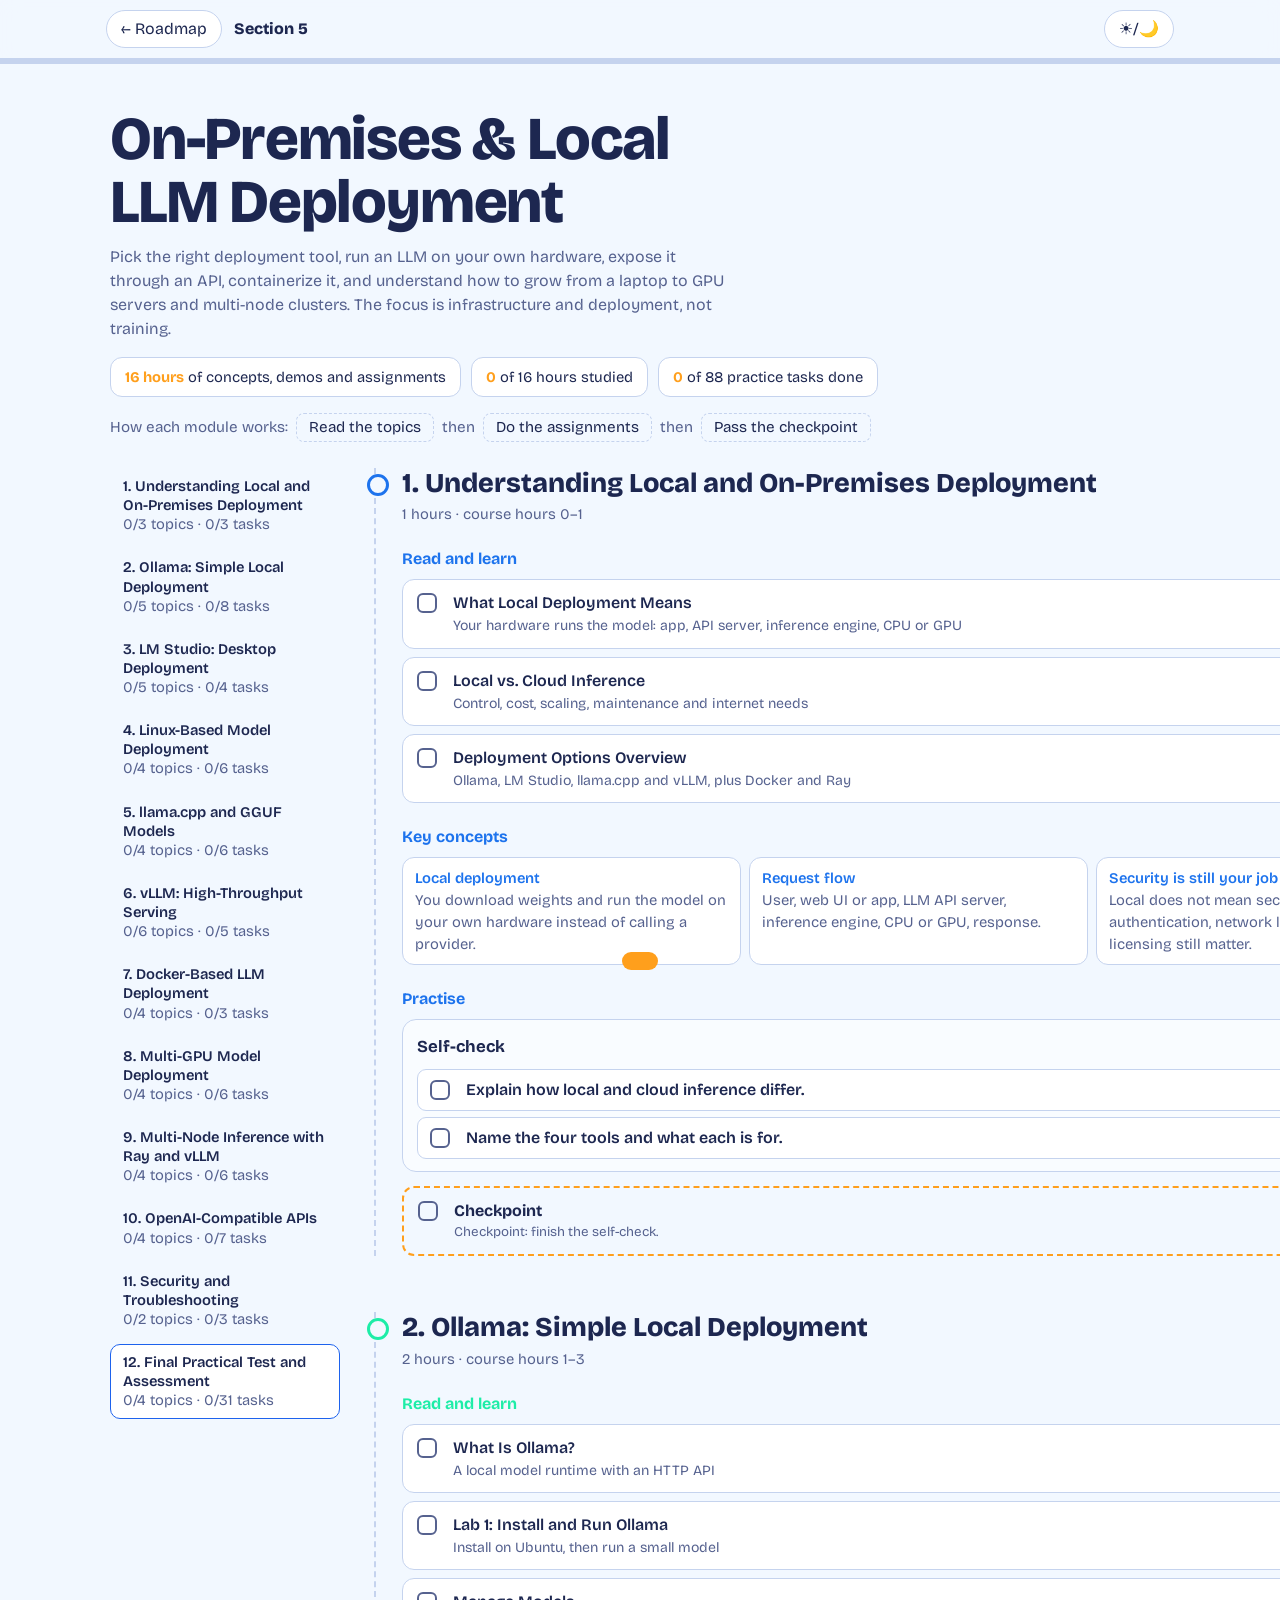
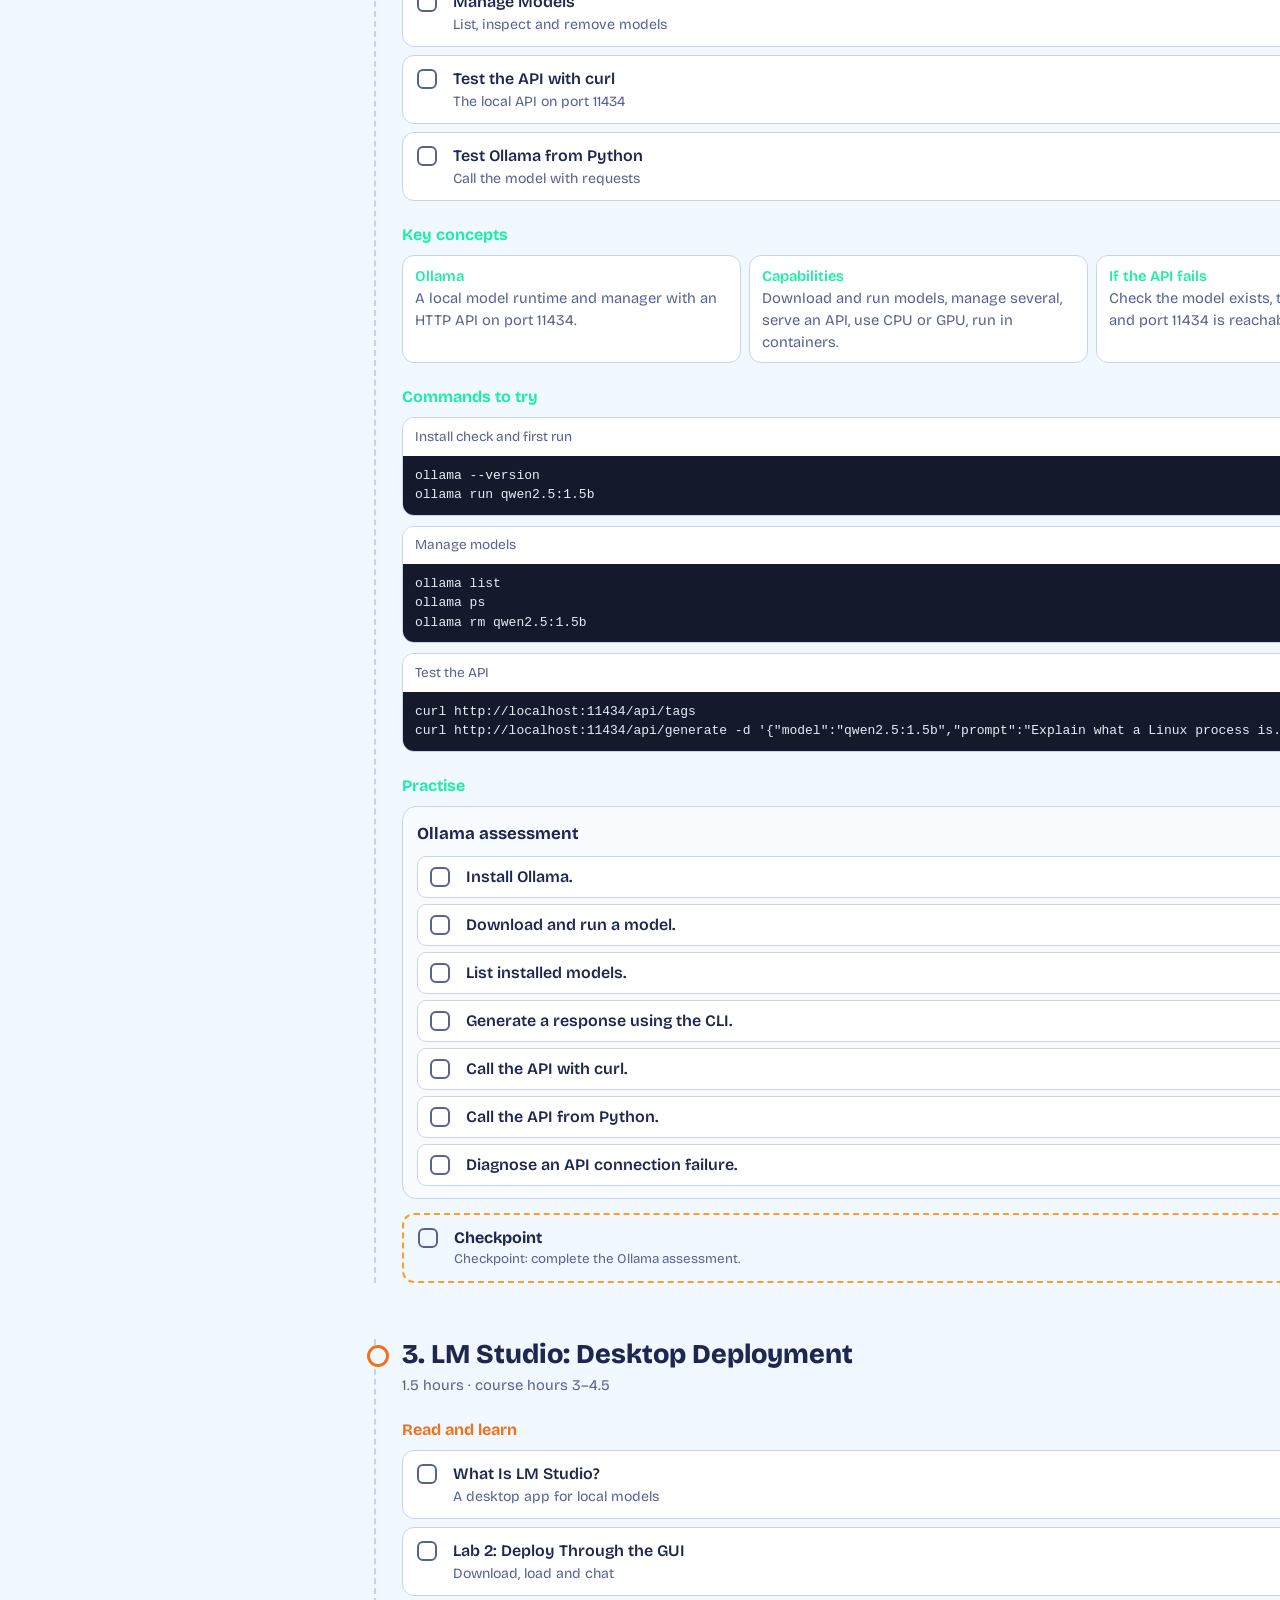
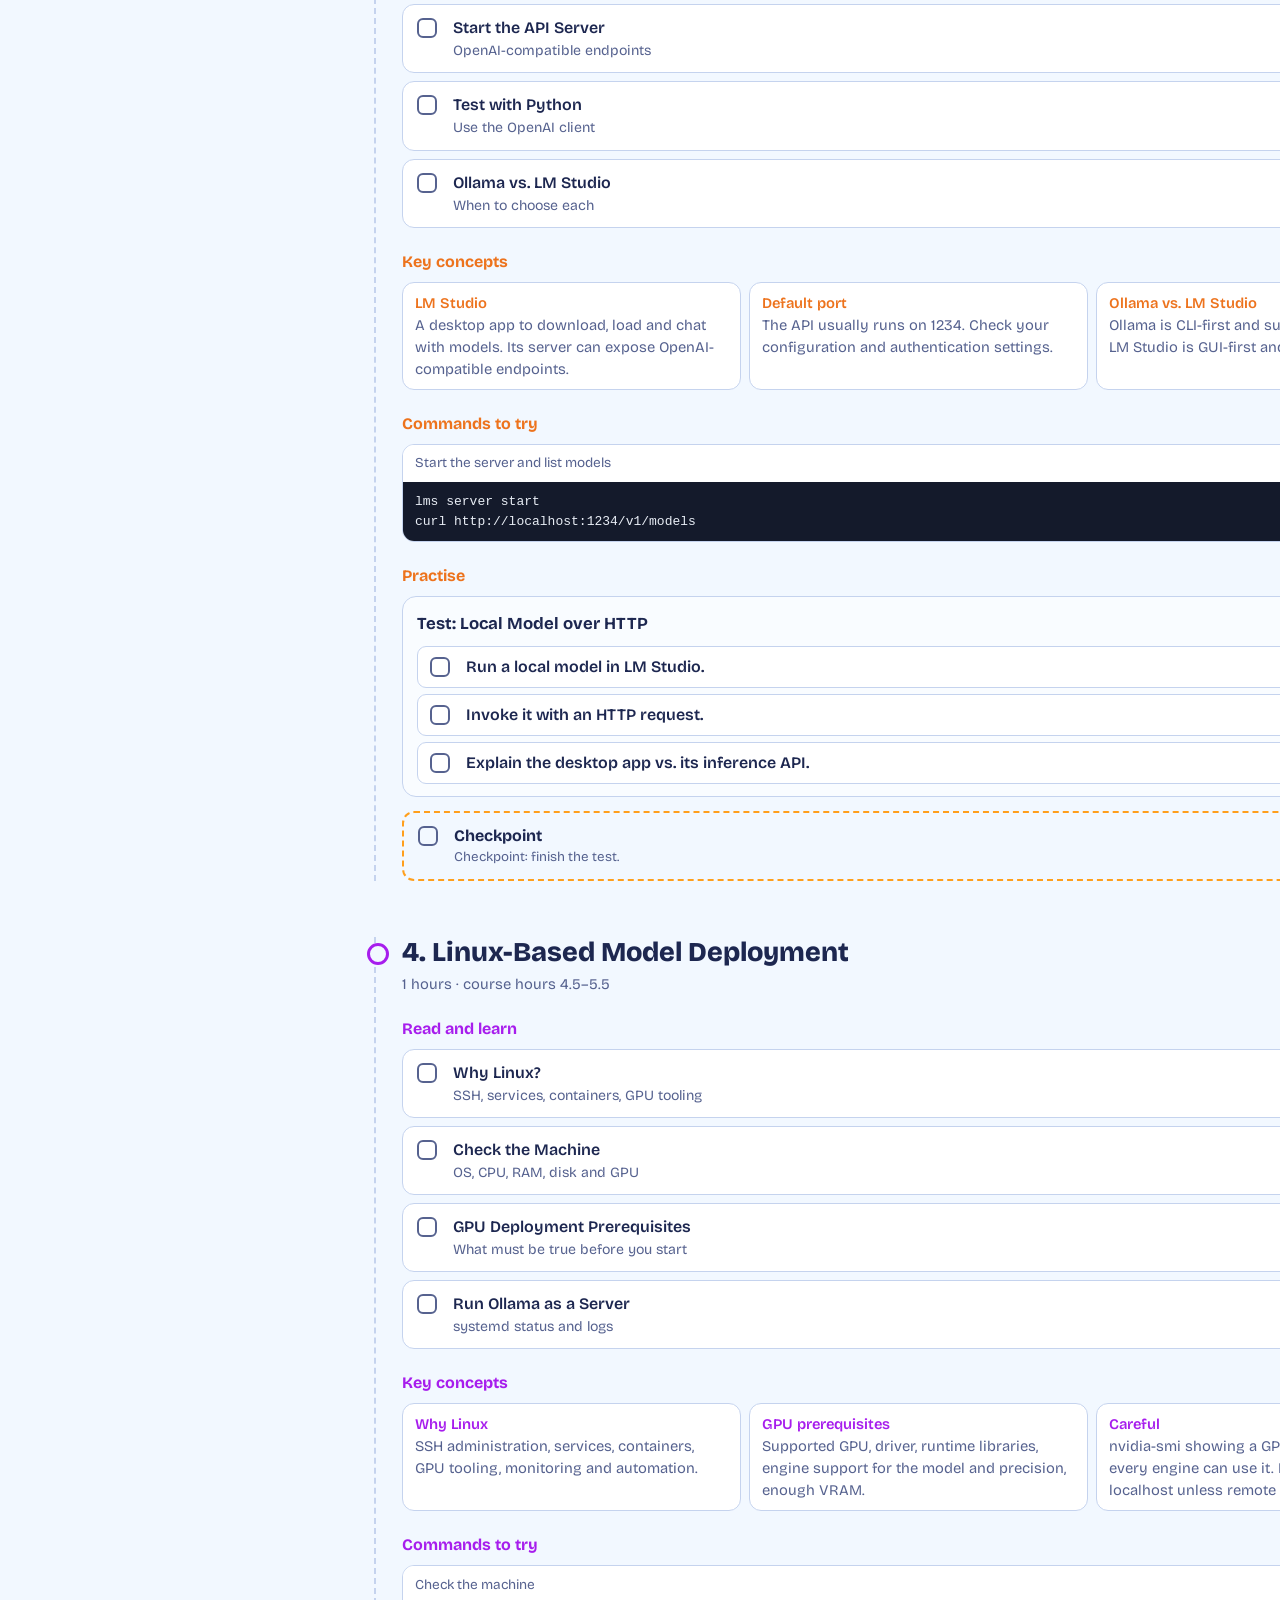
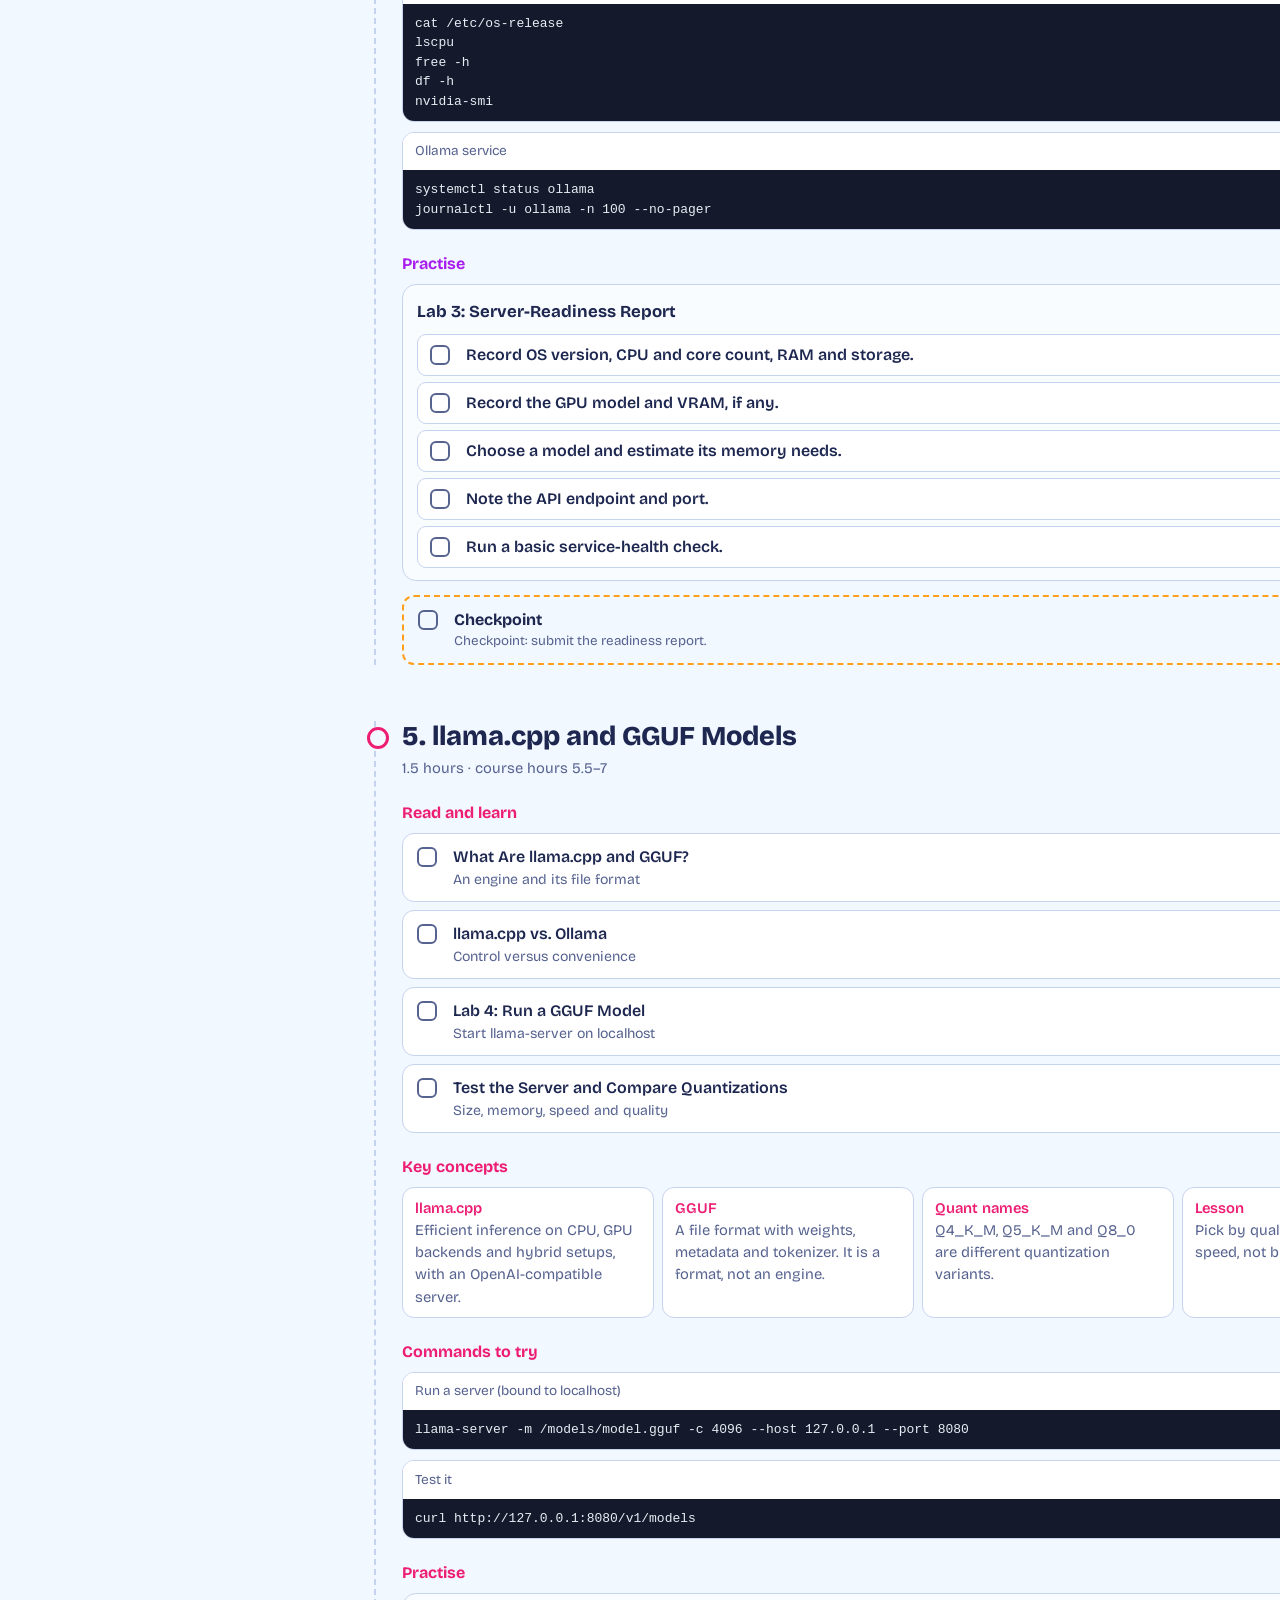
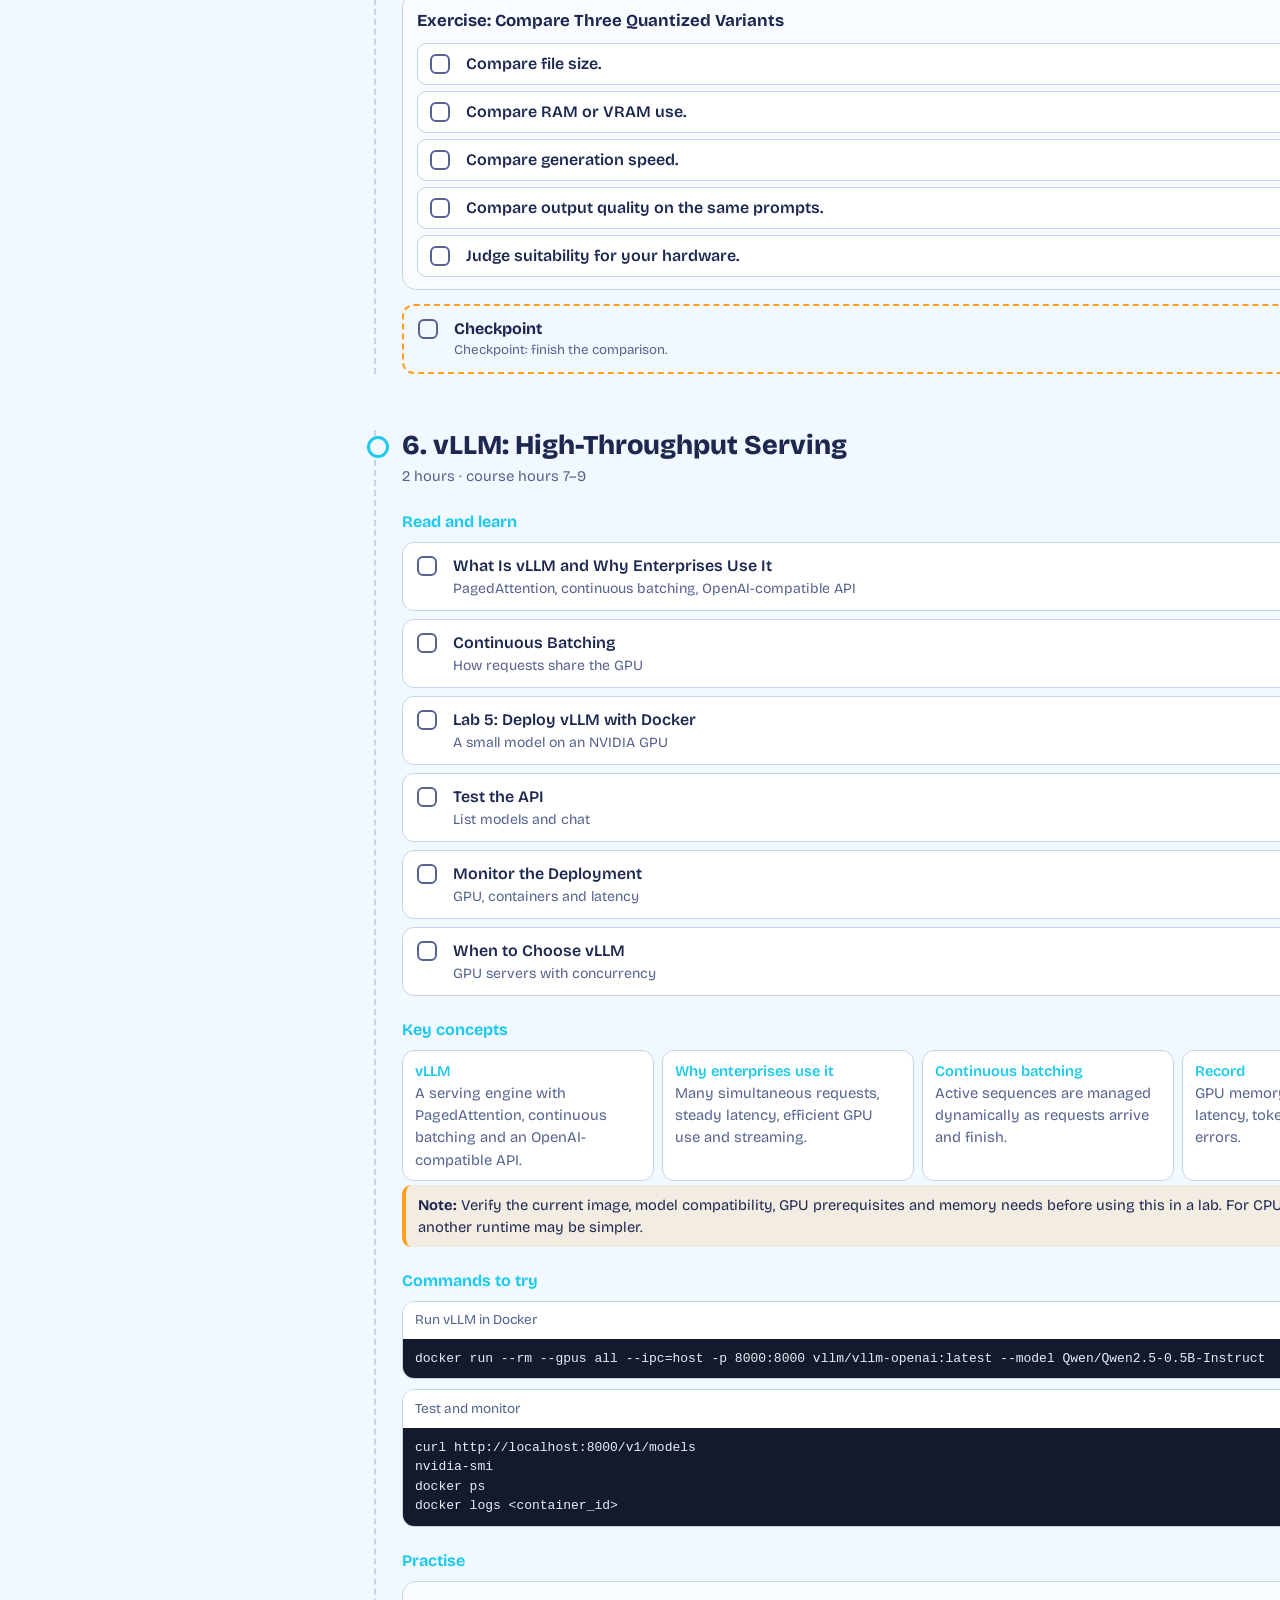
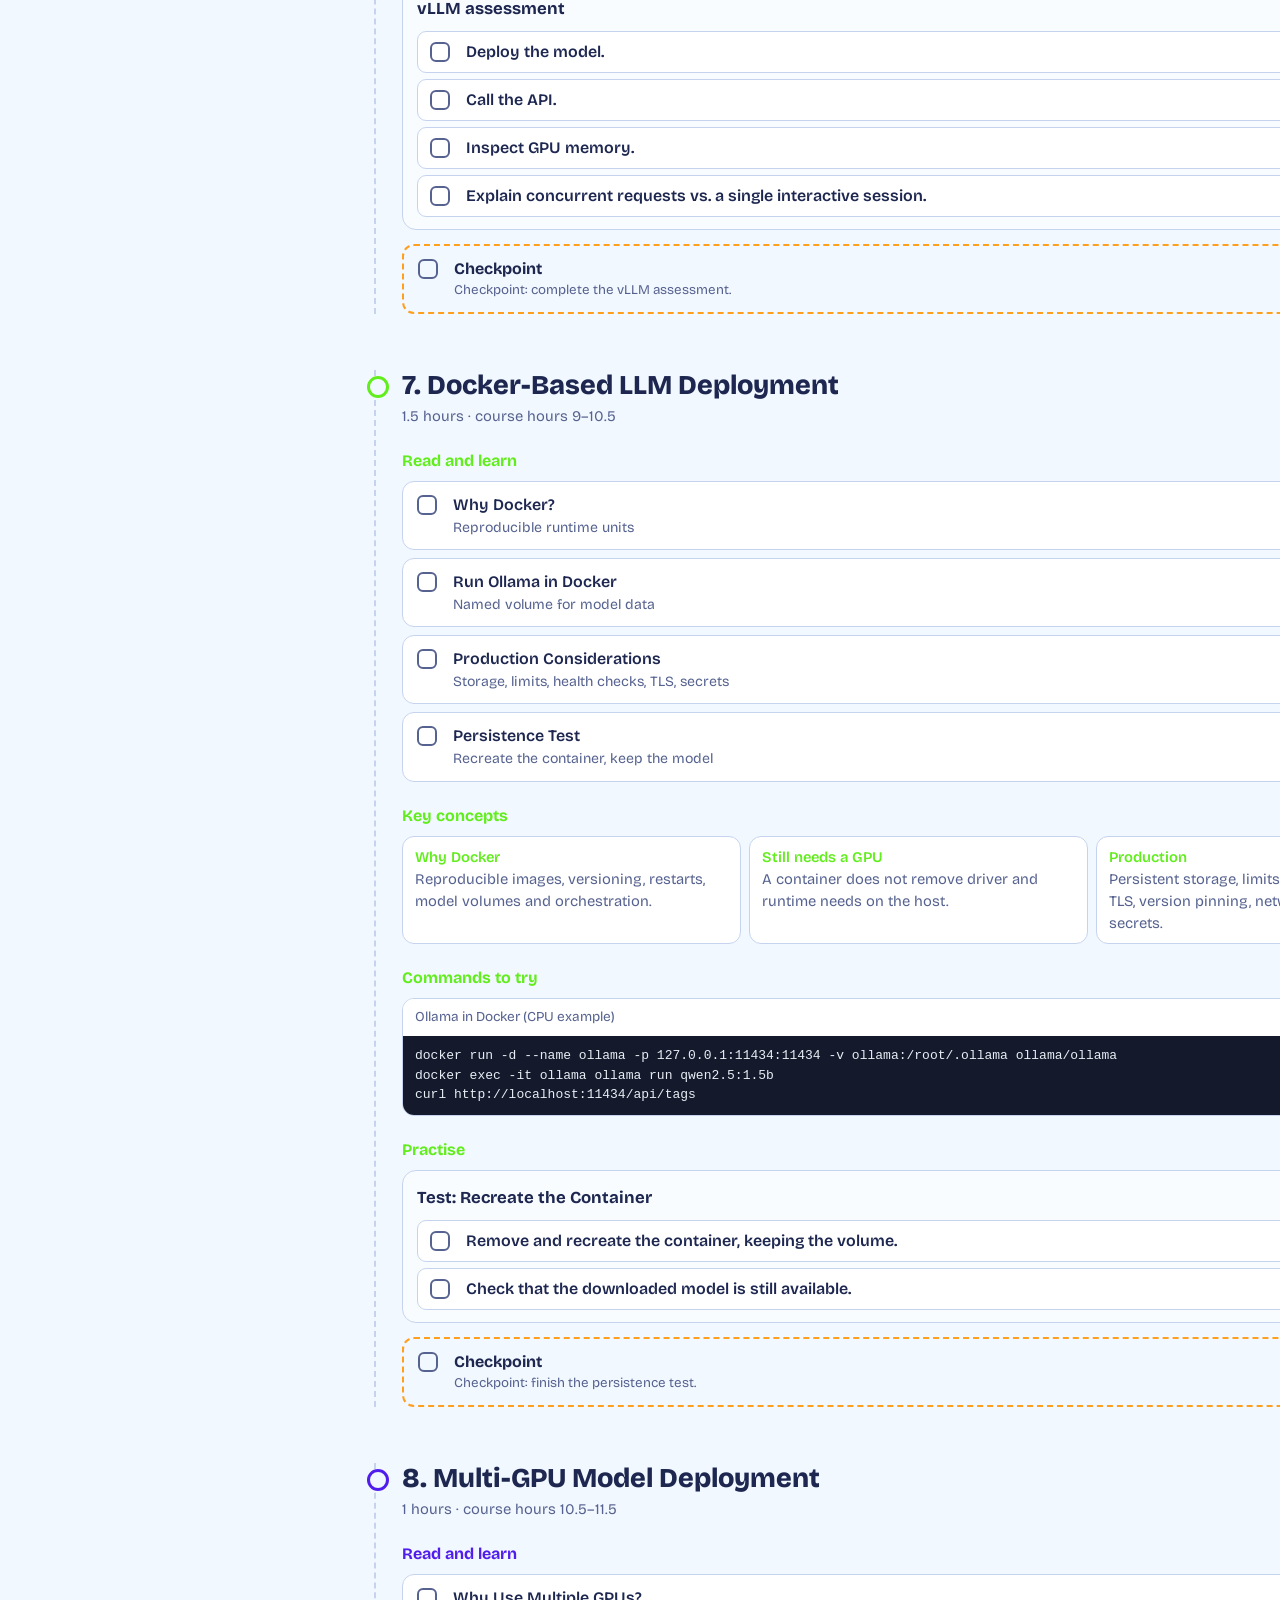
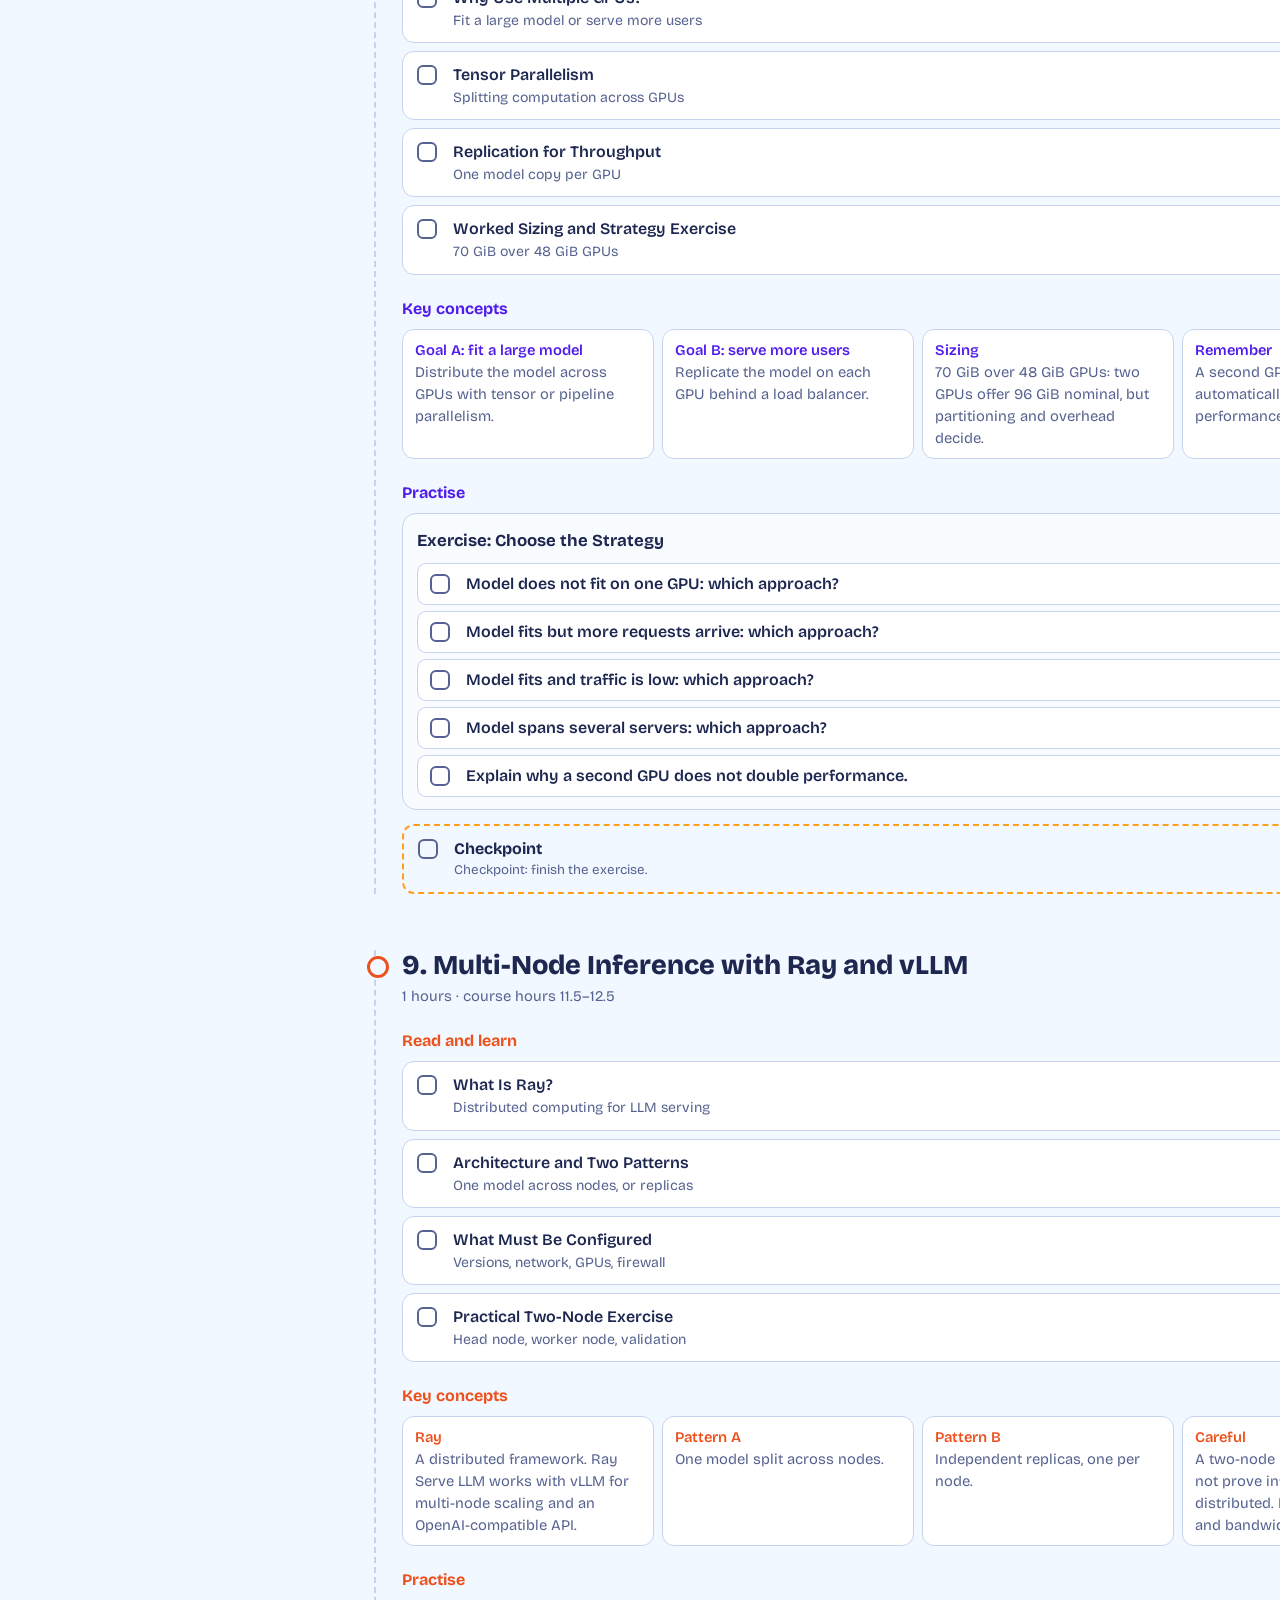
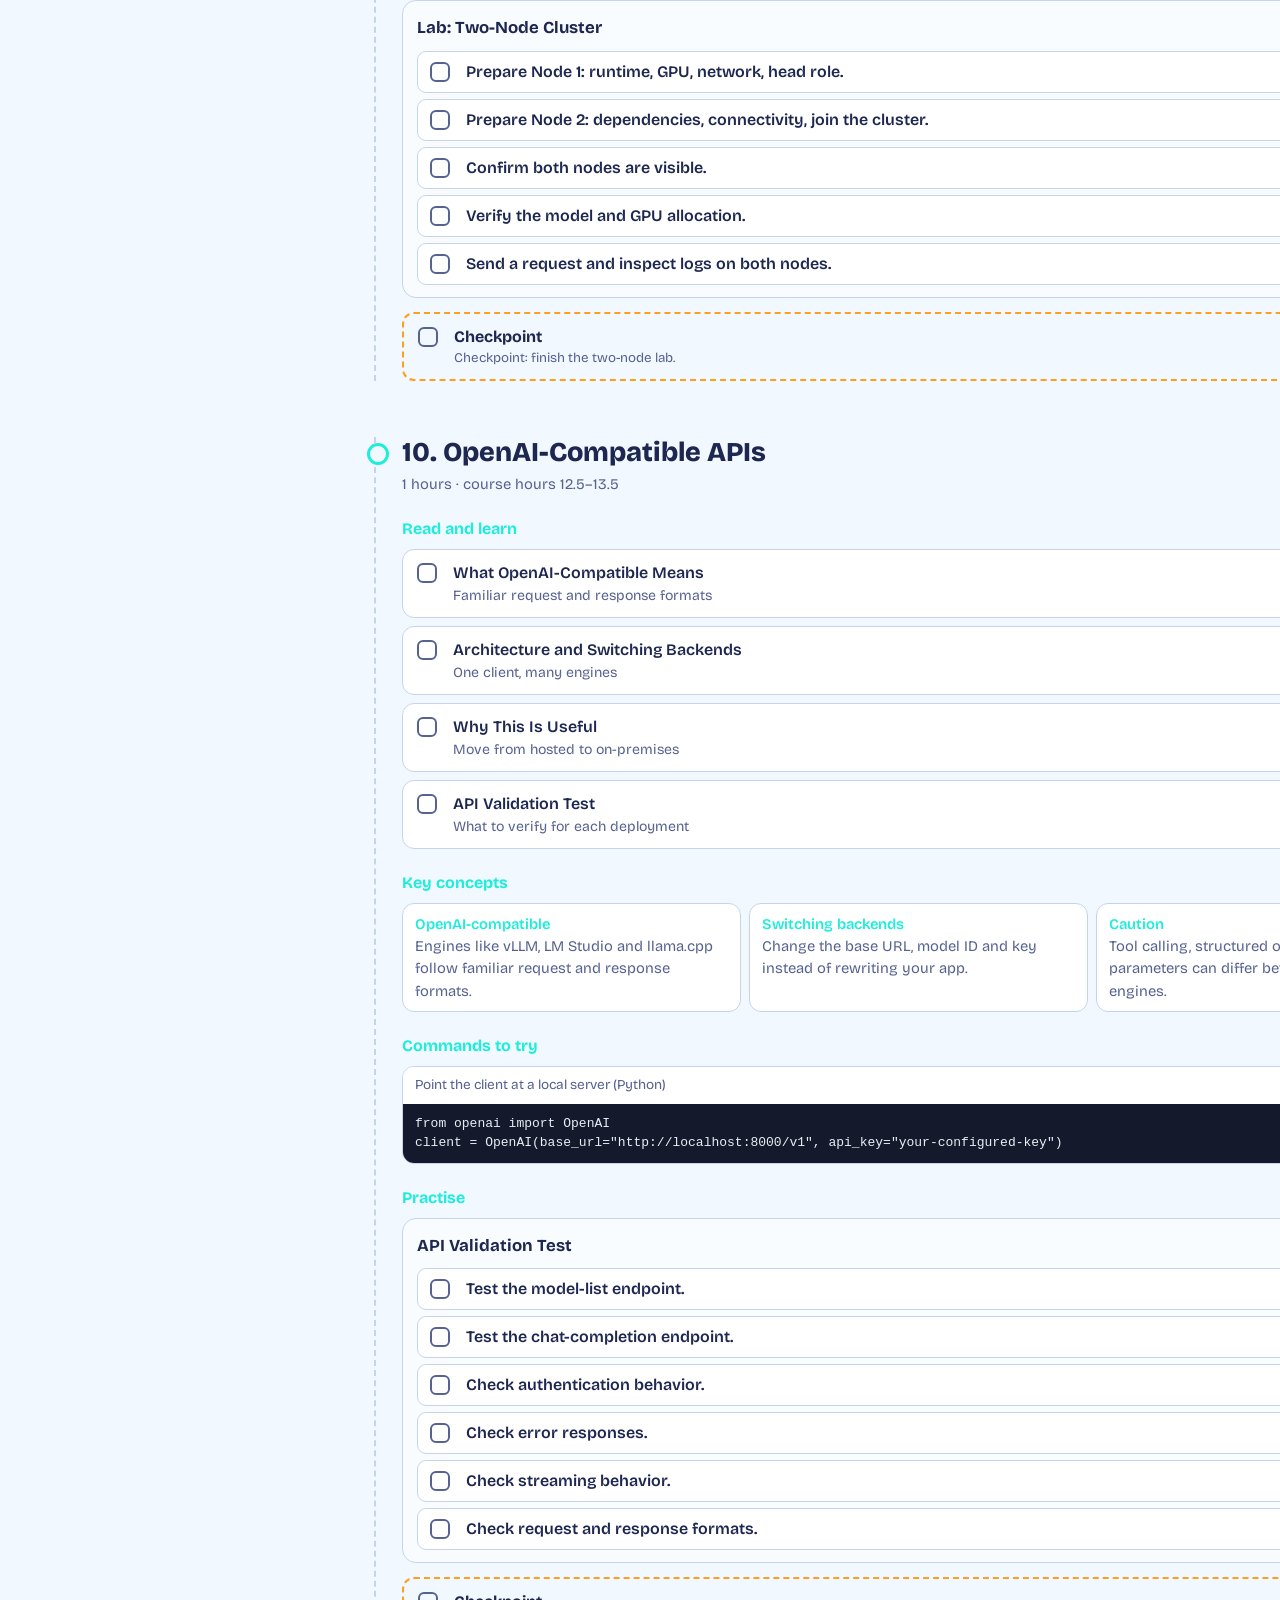
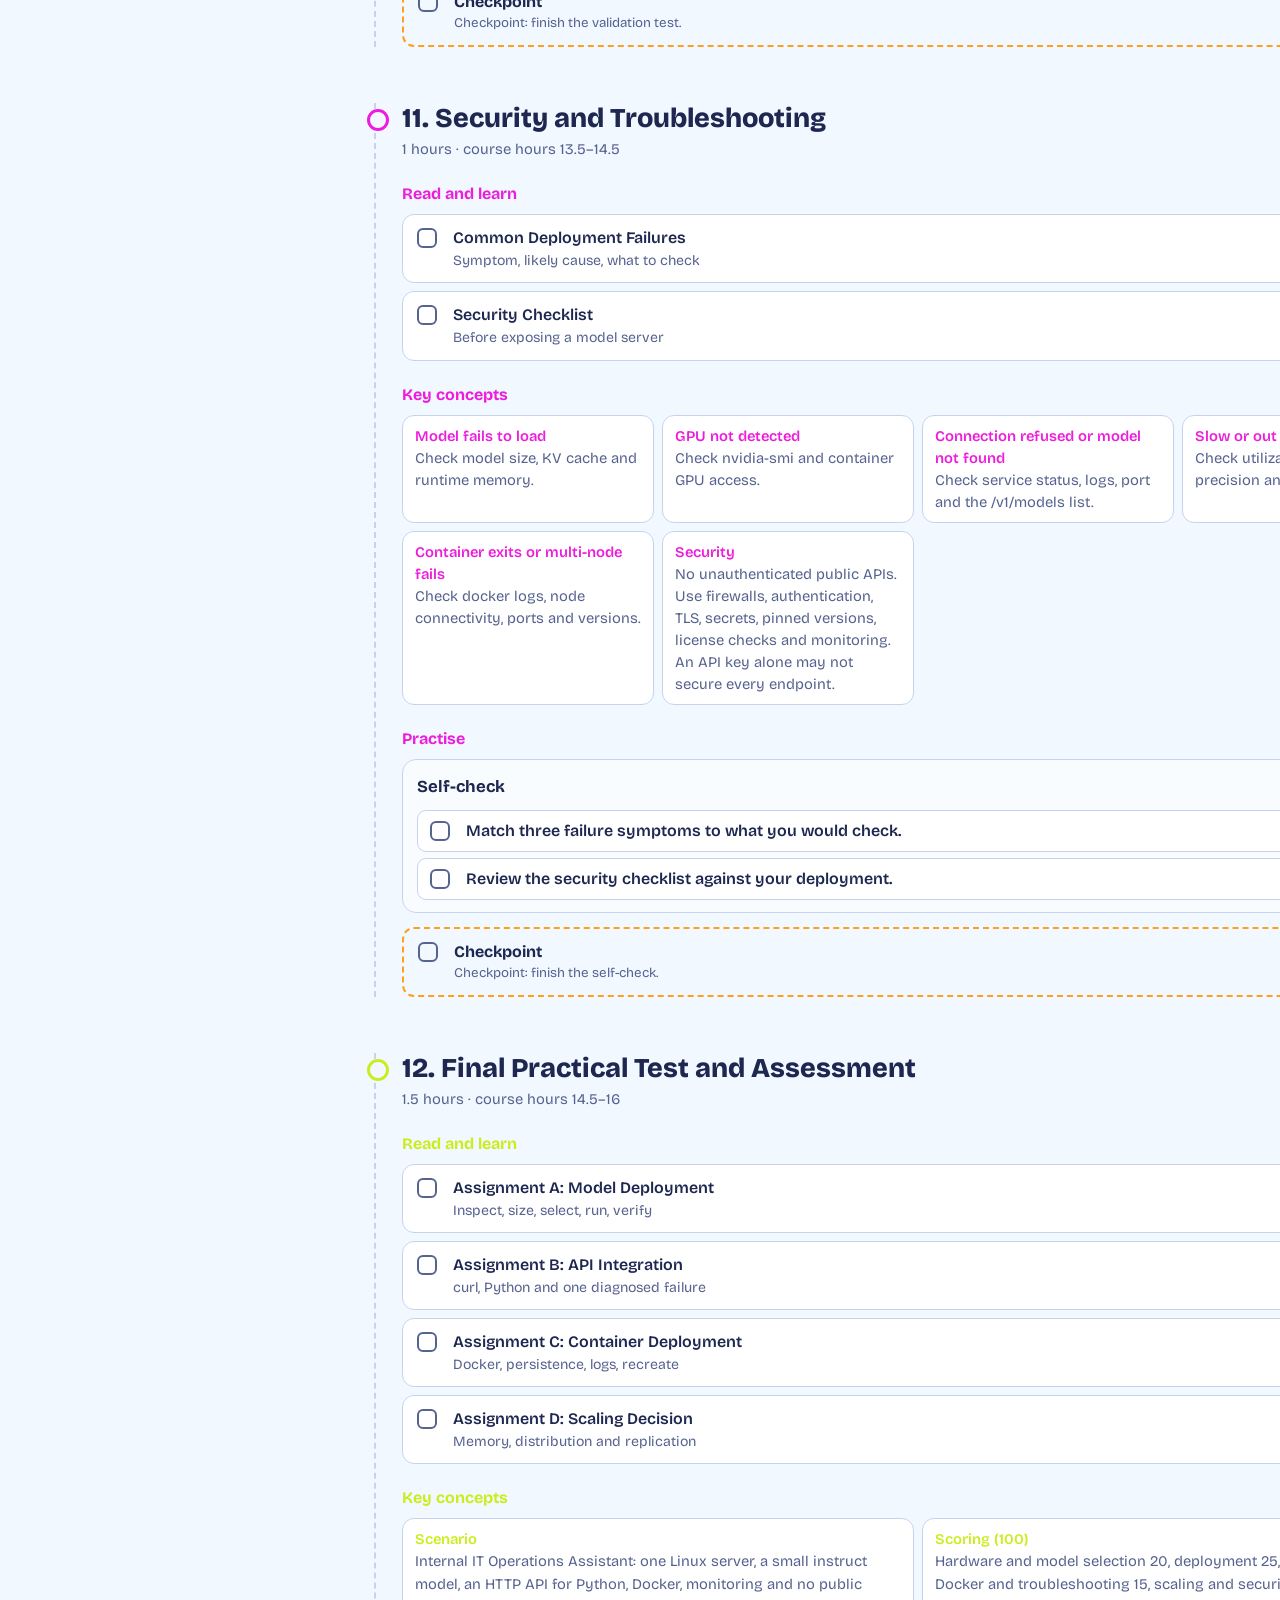
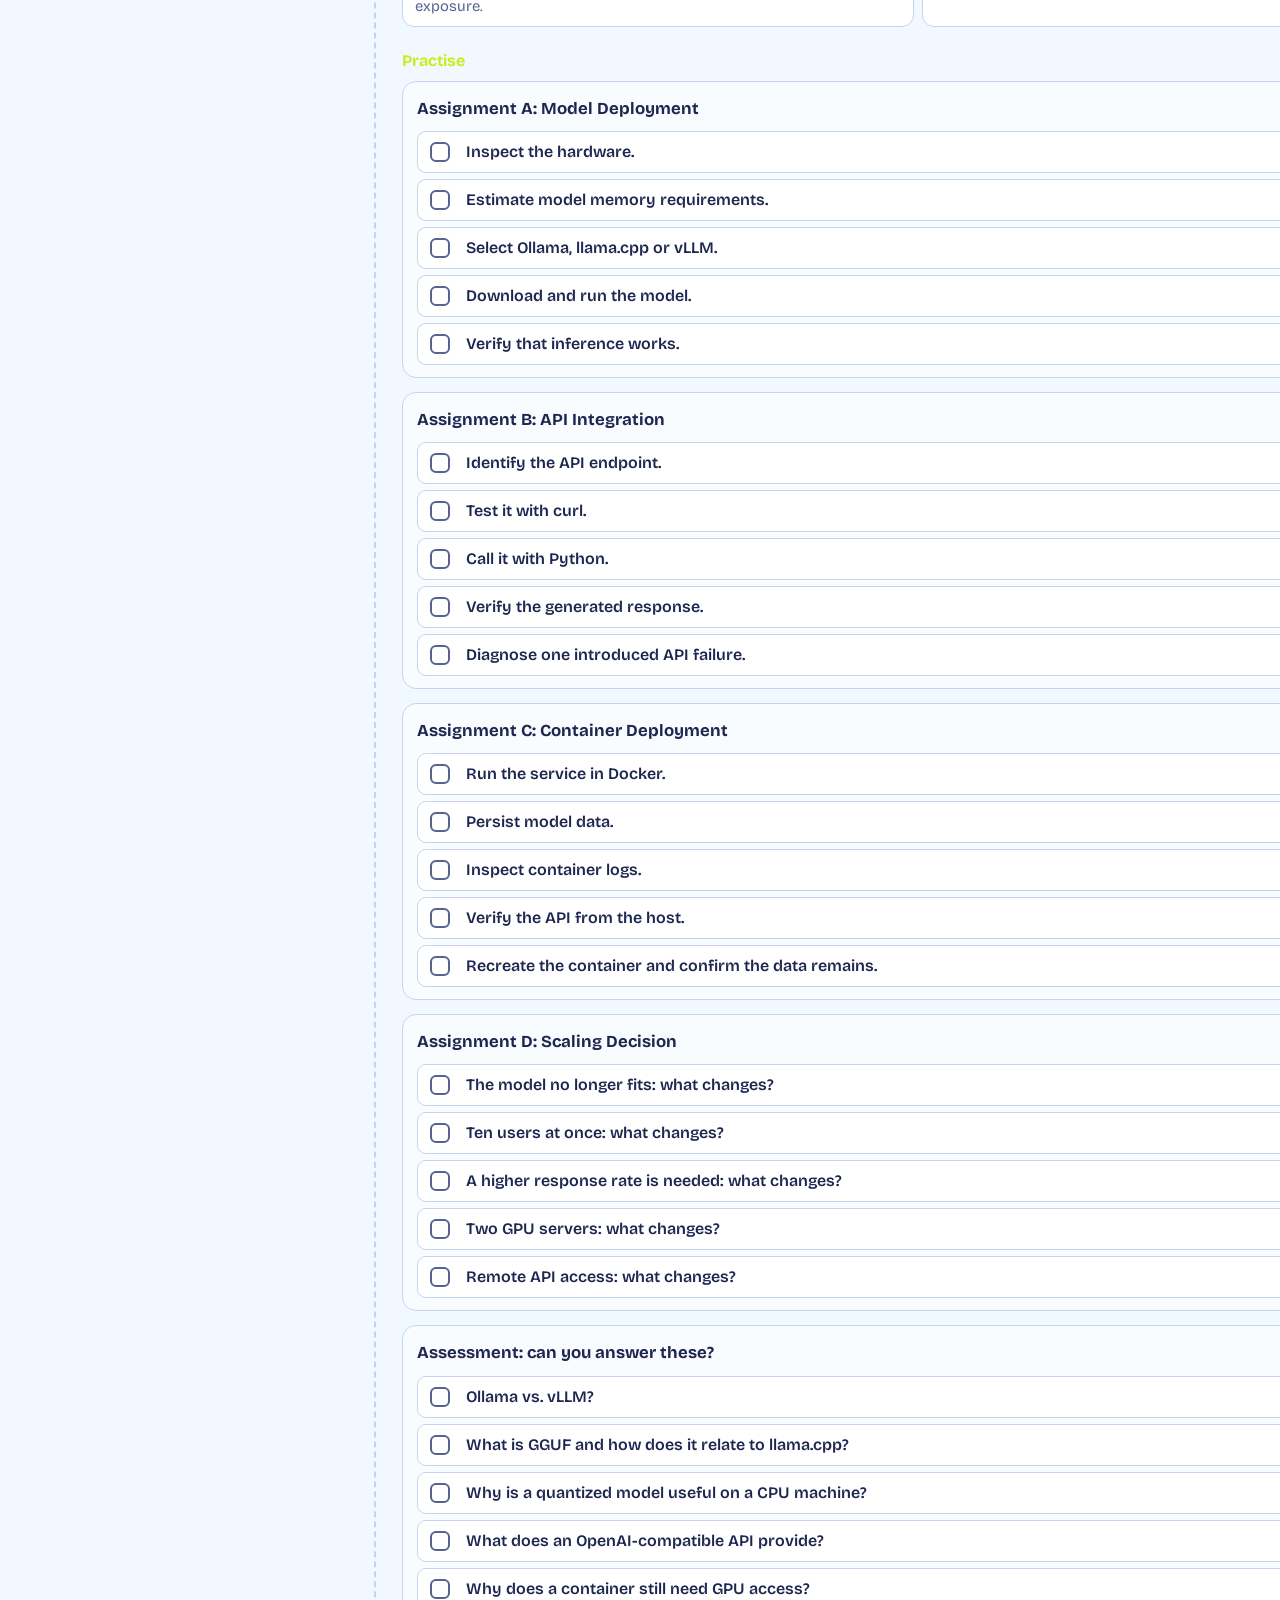
<file: aimaps/section-5-local-deployment.html>
<!DOCTYPE html>
<html lang="en" data-theme="light">
<head>
<meta charset="utf-8">
<meta name="viewport" content="width=device-width, initial-scale=1">
<title>On-Premises & Local LLM Deployment | AI Ops Roadmap</title>
<link rel="icon" href="data:image/svg+xml,<svg xmlns='http://www.w3.org/2000/svg' viewBox='0 0 100 100'><text y='.9em' font-size='90'>🚀</text></svg>">
<link rel="preconnect" href="https://fonts.googleapis.com">
<link href="https://fonts.googleapis.com/css2?family=Bricolage+Grotesque:opsz,wght@12..96,400;12..96,600;12..96,800&display=swap" rel="stylesheet">
<style>
:root{--bg:#1a1640;--panel:#272160;--tx:#f4f1ff;--mu:#b9b3e6;--ln:#4d4596;--ac:#ffc93c;--bl:hsl(205 95% 68%);--ok:hsl(150 65% 48%);--sh:0 6px 18px #0005}
[data-theme=light]{--bg:#f2f8ff;--panel:#fff;--tx:#1d2750;--mu:#56628f;--ln:#c5d3ee;--ac:#ff9f1c;--bl:hsl(220 85% 52%);--ok:hsl(155 70% 35%);--sh:0 6px 16px #3b5bdb22}
*{box-sizing:border-box}
html{scroll-behavior:smooth;scroll-padding-top:70px}
body{margin:0;background-image:radial-gradient(circle at 10% 0,color-mix(in srgb,var(--ac) 22%,transparent),transparent 42%),radial-gradient(circle at 92% 8%,color-mix(in srgb,#4dabf7 22%,transparent),transparent 42%);background-attachment:fixed;background:var(--bg);color:var(--tx);font:400 16px/1.5 "Bricolage Grotesque",system-ui,sans-serif}
button,a{font:inherit;color:inherit}button{cursor:pointer}
:focus-visible{outline:3px solid var(--ac);outline-offset:2px}
.bar{position:sticky;top:0;z-index:20;background:color-mix(in srgb,var(--bg) 88%,transparent);backdrop-filter:blur(10px);border-bottom:1px solid var(--ln)}
.bar .in{max-width:1100px;margin:auto;padding:10px 16px;display:flex;gap:12px;align-items:center}
.bar b{margin-right:auto;font-weight:800}
.pill{background:var(--panel);border:1px solid var(--ln);border-radius:999px;padding:6px 14px;text-decoration:none}
#prog{height:5px;background:var(--ln)}#prog i{display:block;height:100%;width:0;background:var(--ac);transition:width .4s}
.hero{max-width:1100px;margin:44px auto 10px;padding:0 20px}
h1{font-size:clamp(2.1rem,5.5vw,3.8rem);line-height:1.03;margin:0 0 12px;font-weight:800;letter-spacing:-.02em;max-width:16ch}
.hero p{color:var(--mu);max-width:62ch;margin:0 0 10px}
.facts{display:flex;flex-wrap:wrap;gap:10px;margin:16px 0}
.facts div{border:1px solid var(--ln);background:var(--panel);border-radius:12px;padding:8px 14px;font-size:.92rem}
.facts b{color:var(--ac)}
.flow{display:flex;gap:8px;align-items:center;flex-wrap:wrap;color:var(--mu);font-size:.95rem}
.flow span{border:1.5px dashed var(--ln);border-radius:8px;padding:2px 12px;color:var(--tx)}
.wrap{max-width:1100px;margin:26px auto 80px;padding:0 20px;display:grid;grid-template-columns:230px 1fr;gap:34px}
.rail{position:sticky;top:70px;align-self:start;display:flex;flex-direction:column;gap:6px}
.rail a{display:block;text-decoration:none;padding:8px 12px;border-radius:10px;border:1px solid transparent;color:var(--mu);font-size:.92rem;line-height:1.3}
.rail a b{display:block;color:var(--tx);font-weight:600}
.rail a.act{border-color:var(--bl);background:var(--panel)}
.rail a.dn b::after{content:" ✓";color:var(--ok)}
.mod{margin-bottom:56px;position:relative;padding-left:26px;border-left:2px dashed var(--ln)}
.mod::before{content:"";position:absolute;left:-9px;top:6px;width:16px;height:16px;border-radius:50%;background:var(--bg);border:3px solid var(--bl)}
.mod.dn::before{background:var(--ok);border-color:var(--ok)}
.mh h2{margin:0;font-size:1.7rem;line-height:1.15;font-weight:800}
.mh p{margin:4px 0 0;color:var(--mu);font-size:.92rem}
h3{font-size:1rem;margin:22px 0 8px;color:var(--bl)}
.row{display:grid;grid-template-columns:24px 1fr auto;gap:12px;align-items:start;width:100%;text-align:left;background:var(--panel);border:1.5px solid var(--ln);border-radius:12px;padding:11px 14px;margin-bottom:8px;transition:border-color .2s}
.row:hover{border-color:var(--bl)}
.bx{width:20px;height:20px;border-radius:6px;border:2px solid var(--mu);margin-top:2px;display:grid;place-items:center;font-size:13px;line-height:1;color:#fff}
.row[aria-pressed=true] .bx{background:var(--ok);border-color:var(--ok)}
.row[aria-pressed=true] .bx::after{content:"✓"}
.row[aria-pressed=true] b{text-decoration:line-through;text-decoration-color:var(--mu);color:var(--mu)}
.tx b{display:block;font-weight:600}.tx small{color:var(--mu);font-size:.88rem;display:block}
.hr{color:var(--ac);font-weight:600;font-size:.9rem;white-space:nowrap}
.card{border:1.5px solid var(--ln);border-radius:14px;padding:14px 14px 6px;margin-bottom:14px;background:color-mix(in srgb,var(--panel) 55%,transparent)}
.card h4{margin:0 0 10px;font-size:1.05rem}
.card .row{border-radius:9px;padding:8px 12px;margin-bottom:6px}
.dv{margin:4px 0 10px;padding:9px 12px;border-radius:9px;border-left:4px solid var(--ac);background:color-mix(in srgb,var(--ac) 12%,transparent);font-size:.92rem}
.note{font-size:.9rem;color:var(--mu);margin:0 0 8px}
.cp{display:grid;grid-template-columns:24px 1fr;gap:12px;width:100%;text-align:left;margin-top:14px;padding:11px 14px;border:2px dashed var(--ac);border-radius:12px;background:none}
.cp[aria-pressed=true]{border-style:solid;background:color-mix(in srgb,var(--ok) 16%,transparent);border-color:var(--ok)}
.cp[aria-pressed=true] .bx{background:var(--ok);border-color:var(--ok)}
.cp[aria-pressed=true] .bx::after{content:"✓"}
.cp small{display:block;color:var(--mu)}
.kg{display:grid;grid-template-columns:repeat(auto-fit,minmax(230px,1fr));gap:8px}
.kc{background:var(--panel);border:1.5px solid var(--ln);border-radius:12px;padding:9px 12px;font-size:.92rem;color:var(--mu)}
.kc b{display:block;color:var(--bl);font-weight:600}
.cmd{margin-bottom:10px;border:1.5px solid var(--ln);border-radius:12px;overflow:hidden}
.ch{display:flex;justify-content:space-between;align-items:center;padding:6px 12px;background:var(--panel);font-size:.85rem;color:var(--mu)}
.cb{border:1px solid var(--ln);background:none;border-radius:8px;padding:2px 10px;font-size:.8rem}
.cmd pre{margin:0;padding:10px 12px;overflow-x:auto;font:13px/1.5 ui-monospace,Menlo,Consolas,monospace;background:#141a2b;color:#e8edf5}
#toast{position:fixed;bottom:20px;left:50%;transform:translate(-50%,90px);background:var(--ac);color:#101010;padding:9px 18px;border-radius:99px;font-weight:600;transition:transform .35s;z-index:30}
#toast.show{transform:translate(-50%,0)}
@media(max-width:800px){
.wrap{grid-template-columns:1fr;gap:18px}
.rail{flex-direction:row;overflow-x:auto;top:52px;background:var(--bg);padding:6px 0;z-index:10}
.rail a{min-width:150px}.mod{padding-left:18px}
}
@media(prefers-reduced-motion:reduce){*{transition:none!important;scroll-behavior:auto!important}}
</style>
</head>
<body>
<div class="bar"><div class="in">
<a class="pill" href="index.html">← Roadmap</a>
<b>Section 5</b>
<button class="pill" id="theme" aria-label="Toggle theme">☀/🌙</button>
</div><div id="prog"><i></i></div></div>

<header class="hero">
<h1>On-Premises & Local LLM Deployment</h1>
<p>Pick the right deployment tool, run an LLM on your own hardware, expose it through an API, containerize it, and understand how to grow from a laptop to GPU servers and multi-node clusters. The focus is infrastructure and deployment, not training.</p>
<div class="facts"><div><b>16 hours</b> of concepts, demos and assignments</div><div><b id="hd">0</b> of 16 hours studied</div><div><b id="td">0</b> of <span id="tt">0</span> practice tasks done</div></div>
<div class="flow">How each module works: <span>Read the topics</span> then <span>Do the assignments</span> then <span>Pass the checkpoint</span></div>
</header>

<div class="wrap">
<nav class="rail" id="rail" aria-label="Modules"></nav>
<main id="mods"></main>
</div>
<div id="toast" role="status"></div>

<script>
const M=[
{t:"Understanding Local and On-Premises Deployment",h:1,
T:[["What Local Deployment Means","Your hardware runs the model: app, API server, inference engine, CPU or GPU",.25],["Local vs. Cloud Inference","Control, cost, scaling, maintenance and internet needs",.5],["Deployment Options Overview","Ollama, LM Studio, llama.cpp and vLLM, plus Docker and Ray",.25]],
K:[["Local deployment","You download weights and run the model on your own hardware instead of calling a provider."],["Request flow","User, web UI or app, LLM API server, inference engine, CPU or GPU, response."],["Security is still your job","Local does not mean secure. Access control, authentication, network limits, logging and licensing still matter."]],
A:[["Self-check",["Explain how local and cloud inference differ.","Name the four tools and what each is for."]]],
C:"Checkpoint: finish the self-check."},
{t:"Ollama: Simple Local Deployment",h:2,
T:[["What Is Ollama?","A local model runtime with an HTTP API",.5],["Lab 1: Install and Run Ollama","Install on Ubuntu, then run a small model",.5],["Manage Models","List, inspect and remove models",.25],["Test the API with curl","The local API on port 11434",.25],["Test Ollama from Python","Call the model with requests",.5]],
K:[["Ollama","A local model runtime and manager with an HTTP API on port 11434."],["Capabilities","Download and run models, manage several, serve an API, use CPU or GPU, run in containers."],["If the API fails","Check the model exists, the server is running and port 11434 is reachable."]],
X:[["Install check and first run","ollama --version\nollama run qwen2.5:1.5b"],["Manage models","ollama list\nollama ps\nollama rm qwen2.5:1.5b"],["Test the API","curl http://localhost:11434/api/tags\ncurl http://localhost:11434/api/generate -d '{\"model\":\"qwen2.5:1.5b\",\"prompt\":\"Explain what a Linux process is.\",\"stream\":false}'"]],
A:[["Ollama assessment",["Install Ollama.","Download and run a model.","List installed models.","Generate a response using the CLI.","Call the API with curl.","Call the API from Python.","Diagnose an API connection failure."]]],
C:"Checkpoint: complete the Ollama assessment."},
{t:"LM Studio: Desktop Deployment",h:1.5,
T:[["What Is LM Studio?","A desktop app for local models",.25],["Lab 2: Deploy Through the GUI","Download, load and chat",.5],["Start the API Server","OpenAI-compatible endpoints",.25],["Test with Python","Use the OpenAI client",.25],["Ollama vs. LM Studio","When to choose each",.25]],
K:[["LM Studio","A desktop app to download, load and chat with models. Its server can expose OpenAI-compatible endpoints."],["Default port","The API usually runs on 1234. Check your configuration and authentication settings."],["Ollama vs. LM Studio","Ollama is CLI-first and suits headless work. LM Studio is GUI-first and suits demos."]],
X:[["Start the server and list models","lms server start\ncurl http://localhost:1234/v1/models"]],
A:[["Test: Local Model over HTTP",["Run a local model in LM Studio.","Invoke it with an HTTP request.","Explain the desktop app vs. its inference API."]]],
C:"Checkpoint: finish the test."},
{t:"Linux-Based Model Deployment",h:1,
T:[["Why Linux?","SSH, services, containers, GPU tooling",.25],["Check the Machine","OS, CPU, RAM, disk and GPU",.25],["GPU Deployment Prerequisites","What must be true before you start",.25],["Run Ollama as a Server","systemd status and logs",.25]],
K:[["Why Linux","SSH administration, services, containers, GPU tooling, monitoring and automation."],["GPU prerequisites","Supported GPU, driver, runtime libraries, engine support for the model and precision, enough VRAM."],["Careful","nvidia-smi showing a GPU does not prove every engine can use it. Keep services on localhost unless remote access is needed."]],
X:[["Check the machine","cat /etc/os-release\nlscpu\nfree -h\ndf -h\nnvidia-smi"],["Ollama service","systemctl status ollama\njournalctl -u ollama -n 100 --no-pager"]],
A:[["Lab 3: Server-Readiness Report",["Record OS version, CPU and core count, RAM and storage.","Record the GPU model and VRAM, if any.","Choose a model and estimate its memory needs.","Note the API endpoint and port.","Run a basic service-health check."]]],
C:"Checkpoint: submit the readiness report."},
{t:"llama.cpp and GGUF Models",h:1.5,
T:[["What Are llama.cpp and GGUF?","An engine and its file format",.5],["llama.cpp vs. Ollama","Control versus convenience",.25],["Lab 4: Run a GGUF Model","Start llama-server on localhost",.5],["Test the Server and Compare Quantizations","Size, memory, speed and quality",.25]],
K:[["llama.cpp","Efficient inference on CPU, GPU backends and hybrid setups, with an OpenAI-compatible server."],["GGUF","A file format with weights, metadata and tokenizer. It is a format, not an engine."],["Quant names","Q4_K_M, Q5_K_M and Q8_0 are different quantization variants."],["Lesson","Pick by quality, memory and speed, not by the smallest file."]],
X:[["Run a server (bound to localhost)","llama-server -m /models/model.gguf -c 4096 --host 127.0.0.1 --port 8080"],["Test it","curl http://127.0.0.1:8080/v1/models"]],
A:[["Exercise: Compare Three Quantized Variants",["Compare file size.","Compare RAM or VRAM use.","Compare generation speed.","Compare output quality on the same prompts.","Judge suitability for your hardware."]]],
C:"Checkpoint: finish the comparison."},
{t:"vLLM: High-Throughput Serving",h:2,
T:[["What Is vLLM and Why Enterprises Use It","PagedAttention, continuous batching, OpenAI-compatible API",.5],["Continuous Batching","How requests share the GPU",.25],["Lab 5: Deploy vLLM with Docker","A small model on an NVIDIA GPU",.5],["Test the API","List models and chat",.25],["Monitor the Deployment","GPU, containers and latency",.25],["When to Choose vLLM","GPU servers with concurrency",.25]],
K:[["vLLM","A serving engine with PagedAttention, continuous batching and an OpenAI-compatible API."],["Why enterprises use it","Many simultaneous requests, steady latency, efficient GPU use and streaming."],["Continuous batching","Active sequences are managed dynamically as requests arrive and finish."],["Record","GPU memory and utilization, latency, tokens per second and errors."]],
PL:"Note",P:"Verify the current image, model compatibility, GPU prerequisites and memory needs before using this in a lab. For CPU-only demos, another runtime may be simpler.",
X:[["Run vLLM in Docker","docker run --rm --gpus all --ipc=host -p 8000:8000 vllm/vllm-openai:latest --model Qwen/Qwen2.5-0.5B-Instruct"],["Test and monitor","curl http://localhost:8000/v1/models\nnvidia-smi\ndocker ps\ndocker logs <container_id>"]],
A:[["vLLM assessment",["Deploy the model.","Call the API.","Inspect GPU memory.","Explain concurrent requests vs. a single interactive session."]]],
C:"Checkpoint: complete the vLLM assessment."},
{t:"Docker-Based LLM Deployment",h:1.5,
T:[["Why Docker?","Reproducible runtime units",.25],["Run Ollama in Docker","Named volume for model data",.5],["Production Considerations","Storage, limits, health checks, TLS, secrets",.5],["Persistence Test","Recreate the container, keep the model",.25]],
K:[["Why Docker","Reproducible images, versioning, restarts, model volumes and orchestration."],["Still needs a GPU","A container does not remove driver and runtime needs on the host."],["Production","Persistent storage, limits, health checks, logs, TLS, version pinning, network limits and secrets."]],
X:[["Ollama in Docker (CPU example)","docker run -d --name ollama -p 127.0.0.1:11434:11434 -v ollama:/root/.ollama ollama/ollama\ndocker exec -it ollama ollama run qwen2.5:1.5b\ncurl http://localhost:11434/api/tags"]],
A:[["Test: Recreate the Container",["Remove and recreate the container, keeping the volume.","Check that the downloaded model is still available."]]],
C:"Checkpoint: finish the persistence test."},
{t:"Multi-GPU Model Deployment",h:1,
T:[["Why Use Multiple GPUs?","Fit a large model or serve more users",.25],["Tensor Parallelism","Splitting computation across GPUs",.25],["Replication for Throughput","One model copy per GPU",.25],["Worked Sizing and Strategy Exercise","70 GiB over 48 GiB GPUs",.25]],
K:[["Goal A: fit a large model","Distribute the model across GPUs with tensor or pipeline parallelism."],["Goal B: serve more users","Replicate the model on each GPU behind a load balancer."],["Sizing","70 GiB over 48 GiB GPUs: two GPUs offer 96 GiB nominal, but partitioning and overhead decide."],["Remember","A second GPU does not automatically double performance."]],
A:[["Exercise: Choose the Strategy",["Model does not fit on one GPU: which approach?","Model fits but more requests arrive: which approach?","Model fits and traffic is low: which approach?","Model spans several servers: which approach?","Explain why a second GPU does not double performance."]]],
C:"Checkpoint: finish the exercise."},
{t:"Multi-Node Inference with Ray and vLLM",h:1,
T:[["What Is Ray?","Distributed computing for LLM serving",.25],["Architecture and Two Patterns","One model across nodes, or replicas",.25],["What Must Be Configured","Versions, network, GPUs, firewall",.25],["Practical Two-Node Exercise","Head node, worker node, validation",.25]],
K:[["Ray","A distributed framework. Ray Serve LLM works with vLLM for multi-node scaling and an OpenAI-compatible API."],["Pattern A","One model split across nodes."],["Pattern B","Independent replicas, one per node."],["Careful","A two-node Ray cluster does not prove inference is distributed. Network latency and bandwidth matter."]],
A:[["Lab: Two-Node Cluster",["Prepare Node 1: runtime, GPU, network, head role.","Prepare Node 2: dependencies, connectivity, join the cluster.","Confirm both nodes are visible.","Verify the model and GPU allocation.","Send a request and inspect logs on both nodes."]]],
C:"Checkpoint: finish the two-node lab."},
{t:"OpenAI-Compatible APIs",h:1,
T:[["What OpenAI-Compatible Means","Familiar request and response formats",.25],["Architecture and Switching Backends","One client, many engines",.25],["Why This Is Useful","Move from hosted to on-premises",.25],["API Validation Test","What to verify for each deployment",.25]],
K:[["OpenAI-compatible","Engines like vLLM, LM Studio and llama.cpp follow familiar request and response formats."],["Switching backends","Change the base URL, model ID and key instead of rewriting your app."],["Caution","Tool calling, structured outputs and parameters can differ between models and engines."]],
X:[["Point the client at a local server (Python)","from openai import OpenAI\nclient = OpenAI(base_url=\"http://localhost:8000/v1\", api_key=\"your-configured-key\")"]],
A:[["API Validation Test",["Test the model-list endpoint.","Test the chat-completion endpoint.","Check authentication behavior.","Check error responses.","Check streaming behavior.","Check request and response formats."]]],
C:"Checkpoint: finish the validation test."},
{t:"Security and Troubleshooting",h:1,
T:[["Common Deployment Failures","Symptom, likely cause, what to check",.5],["Security Checklist","Before exposing a model server",.5]],
K:[["Model fails to load","Check model size, KV cache and runtime memory."],["GPU not detected","Check nvidia-smi and container GPU access."],["Connection refused or model not found","Check service status, logs, port and the /v1/models list."],["Slow or out of memory","Check utilization, context length, precision and concurrency."],["Container exits or multi-node fails","Check docker logs, node connectivity, ports and versions."],["Security","No unauthenticated public APIs. Use firewalls, authentication, TLS, secrets, pinned versions, license checks and monitoring. An API key alone may not secure every endpoint."]],
A:[["Self-check",["Match three failure symptoms to what you would check.","Review the security checklist against your deployment."]]],
C:"Checkpoint: finish the self-check."},
{t:"Final Practical Test and Assessment",h:1.5,
T:[["Assignment A: Model Deployment","Inspect, size, select, run, verify",.5],["Assignment B: API Integration","curl, Python and one diagnosed failure",.25],["Assignment C: Container Deployment","Docker, persistence, logs, recreate",.5],["Assignment D: Scaling Decision","Memory, distribution and replication",.25]],
K:[["Scenario","Internal IT Operations Assistant: one Linux server, a small instruct model, an HTTP API for Python, Docker, monitoring and no public exposure."],["Scoring (100)","Hardware and model selection 20, deployment 25, API and Python 20, Docker and troubleshooting 15, scaling and security 20."]],
A:[["Assignment A: Model Deployment",["Inspect the hardware.","Estimate model memory requirements.","Select Ollama, llama.cpp or vLLM.","Download and run the model.","Verify that inference works."]],["Assignment B: API Integration",["Identify the API endpoint.","Test it with curl.","Call it with Python.","Verify the generated response.","Diagnose one introduced API failure."]],["Assignment C: Container Deployment",["Run the service in Docker.","Persist model data.","Inspect container logs.","Verify the API from the host.","Recreate the container and confirm the data remains."]],["Assignment D: Scaling Decision",["The model no longer fits: what changes?","Ten users at once: what changes?","A higher response rate is needed: what changes?","Two GPU servers: what changes?","Remote API access: what changes?"]],["Assessment: can you answer these?",["Ollama vs. vLLM?","What is GGUF and how does it relate to llama.cpp?","Why is a quantized model useful on a CPU machine?","What does an OpenAI-compatible API provide?","Why does a container still need GPU access?","When do you use tensor parallelism?","When do you replicate a model across GPUs?","What role can Ray play in multi-node inference?","Why can a model load but fail under concurrent traffic?","Which security controls come before exposing an API?"]]],
C:"Checkpoint: complete all assignments and the assessment."}
];
const $=s=>document.querySelector(s);
let st={},theme="dark";
try{st=JSON.parse(localStorage.getItem("aiops-s5")||"{}");theme=localStorage.getItem("aiops-theme")||"light"}catch(e){}
document.documentElement.dataset.theme=theme;
const save=()=>{try{localStorage.setItem("aiops-s5",JSON.stringify(st))}catch(e){}};
let cum=0,tasks=0;
M.forEach(m=>{m.s=cum;cum+=m.h;m.e=cum;tasks+=m.A.reduce((a,x)=>a+x[1].length,0)+1});
$("#tt").textContent=tasks;
$("#rail").innerHTML=M.map((m,a)=>`<a href="#m${a}" data-a="${a}"><b>${a+1}. ${m.t}</b><span class="rc"></span></a>`).join("");
$("#mods").innerHTML=M.map((m,a)=>`<section class="mod" id="m${a}" style="--bl:hsl(${[215,160,25,280,335,190,100,255,15,175,305,70][a]} 85% 52%)"><div class="mh"><h2>${a+1}. ${m.t}</h2><p>${m.h} hours · course hours ${m.s}–${m.e}</p></div>
<h3>Read and learn</h3>${m.T.map((t,i)=>`<button class="row" data-k="t.${a}.${i}" data-h="${t[2]}" aria-pressed="false"><span class="bx"></span><span class="tx"><b>${t[0]}</b><small>${t[1]}</small></span><span class="hr">${t[2]} h</span></button>`).join("")}
${m.K?`<h3>Key concepts</h3><div class="kg">${m.K.map(k=>`<div class="kc"><b>${k[0]}</b>${k[1]}</div>`).join("")}</div>`:""}${m.P?`<div class="dv"><strong>${m.PL||"Python demonstration"}:</strong> ${m.P}</div>`:""}${m.X?`<h3>Commands to try</h3>${m.X.map(x=>`<div class="cmd"><div class="ch"><span>${x[0]}</span><button class="cb">Copy</button></div><pre>${x[1].replace(/&/g,"&amp;").replace(/</g,"&lt;")}</pre></div>`).join("")}`:""}<h3>Practise</h3>${m.N?`<p class="note">${m.N}</p>`:""}${m.A.map((x,i)=>`<div class="card"><h4>${x[0]}</h4>${x[1].map((s,j)=>`<button class="row" data-k="a.${a}.${i}.${j}" data-s="1" aria-pressed="false"><span class="bx"></span><span class="tx"><b>${s}</b></span><span></span></button>`).join("")}</div>`).join("")}
${m.D?`<div class="dv"><strong>Deliverable:</strong> ${m.D}</div>`:""}
<button class="cp" data-k="c.${a}" data-s="1" aria-pressed="false"><span class="bx"></span><span><b>Checkpoint</b><small>${m.C}</small></span></button></section>`).join("");
let toastT;
function toast(x){const t=$("#toast");t.textContent=x;t.classList.add("show");clearTimeout(toastT);toastT=setTimeout(()=>t.classList.remove("show"),2400)}
function refresh(){
 let hd=0,td=0;
 M.forEach((m,a)=>{
  const sec=document.getElementById("m"+a);let tn=0,sn=0,sT=0;
  sec.querySelectorAll("[data-k]").forEach(b=>{
   const on=!!st[b.dataset.k];b.setAttribute("aria-pressed",on);
   if(b.dataset.s){sT++;if(on){sn++;td++}}else if(on){tn++;hd+=+b.dataset.h}
  });
  const fin=tn==m.T.length&&sn==sT;
  sec.classList.toggle("dn",fin);
  const r=document.querySelector(`.rail a[data-a="${a}"]`);
  r.classList.toggle("dn",fin);
  r.querySelector(".rc").textContent=`${tn}/${m.T.length} topics · ${sn}/${sT} tasks`;
 });
 $("#hd").textContent=hd;$("#td").textContent=td;
 $("#prog i").style.width=Math.round((hd/cum*.5+td/tasks*.5)*100)+"%";
}
$("#mods").addEventListener("click",e=>{
 const b=e.target.closest("[data-k]");if(!b)return;
 const k=b.dataset.k;st[k]?delete st[k]:st[k]=1;save();refresh();
 const a=+k.split(".")[k[0]=="c"?1:1];
 if(st[k]&&document.getElementById("m"+a).classList.contains("dn"))toast("Module "+(a+1)+" complete: "+M[a].t);
});
$("#theme").onclick=()=>{theme=theme=="dark"?"light":"dark";document.documentElement.dataset.theme=theme;try{localStorage.setItem("aiops-theme",theme)}catch(e){}};
const io=new IntersectionObserver(es=>es.forEach(x=>{if(x.isIntersecting){document.querySelectorAll(".rail a").forEach(r=>r.classList.toggle("act",r.getAttribute("href")=="#"+x.target.id))}}),{rootMargin:"-30% 0px -60% 0px"});
document.querySelectorAll(".mod").forEach(s=>io.observe(s));
document.addEventListener("click",e=>{const b=e.target.closest(".cb");if(!b)return;
 const t=b.closest(".cmd").querySelector("pre").textContent;
 (navigator.clipboard?navigator.clipboard.writeText(t):Promise.reject()).then(()=>{b.textContent="Copied";setTimeout(()=>b.textContent="Copy",1500)},()=>{b.textContent="Select and copy"})});
refresh();
</script>
</body>
</html>
</file>
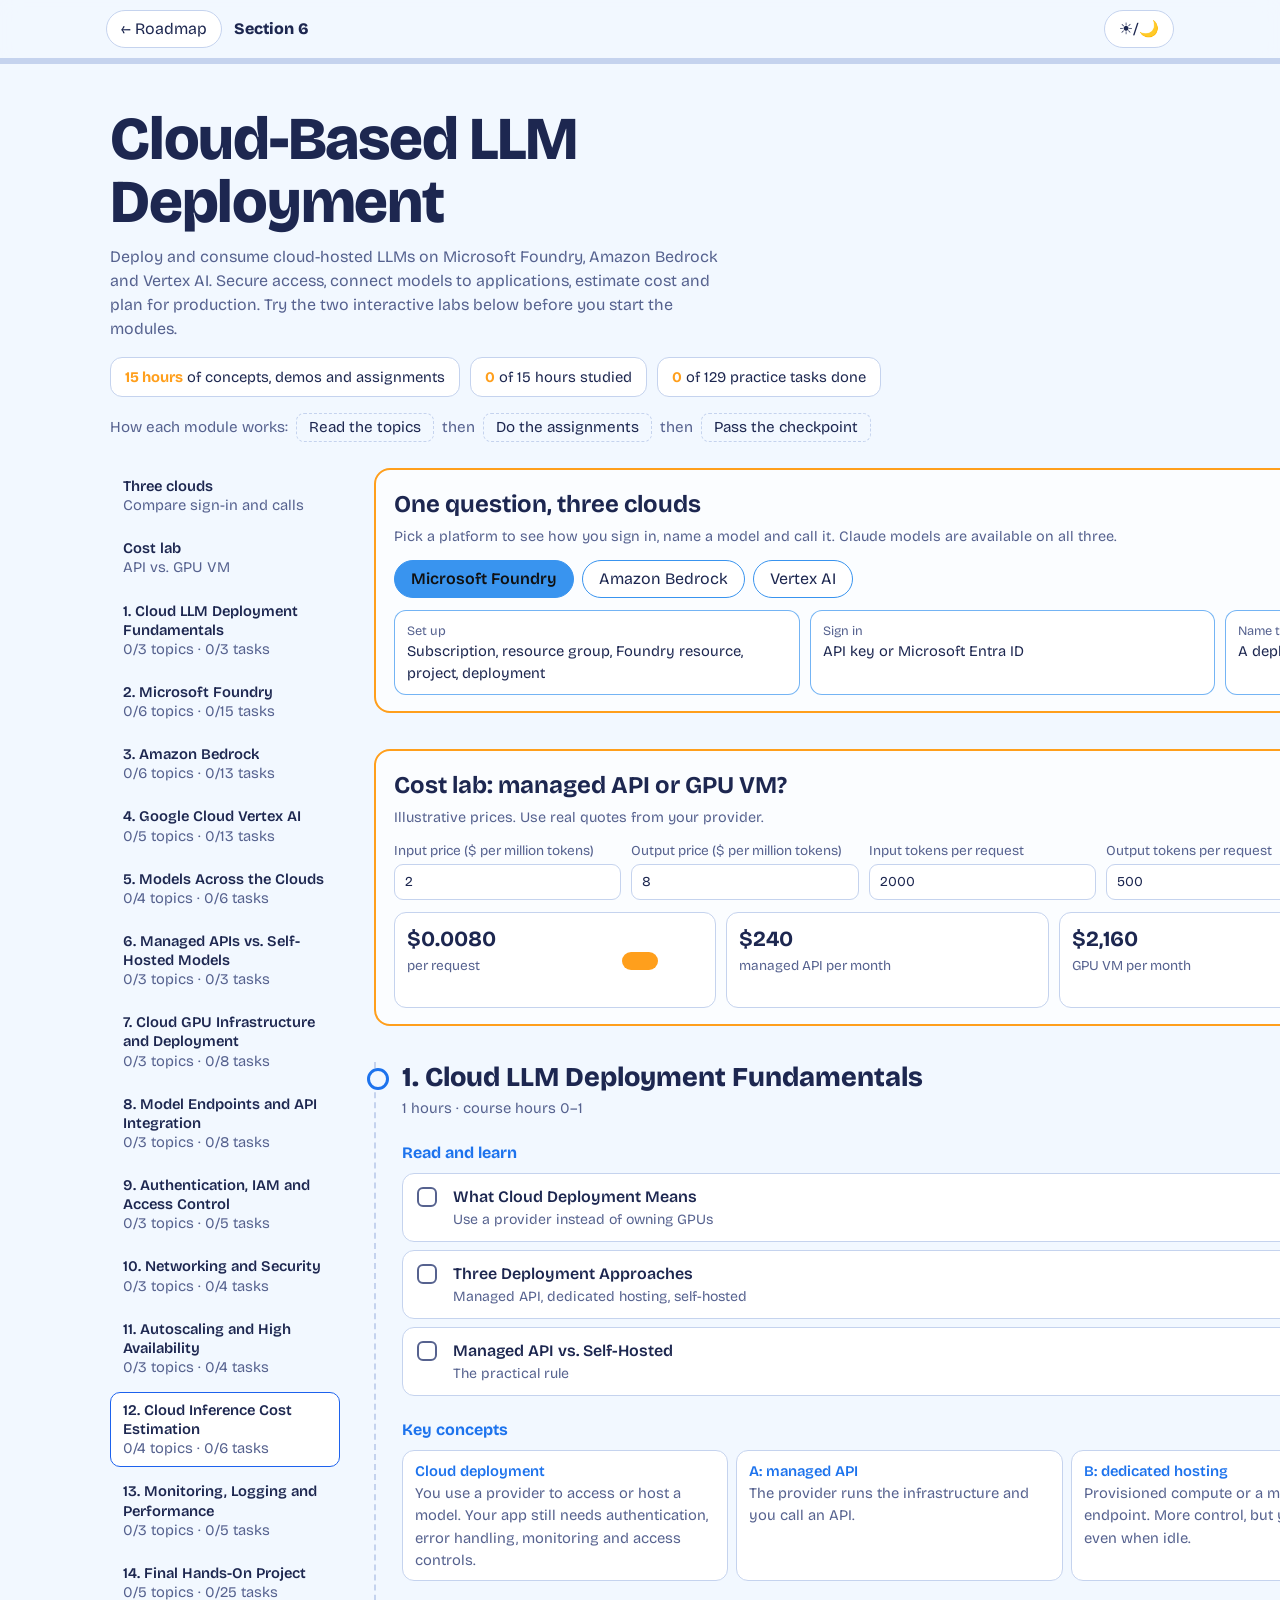
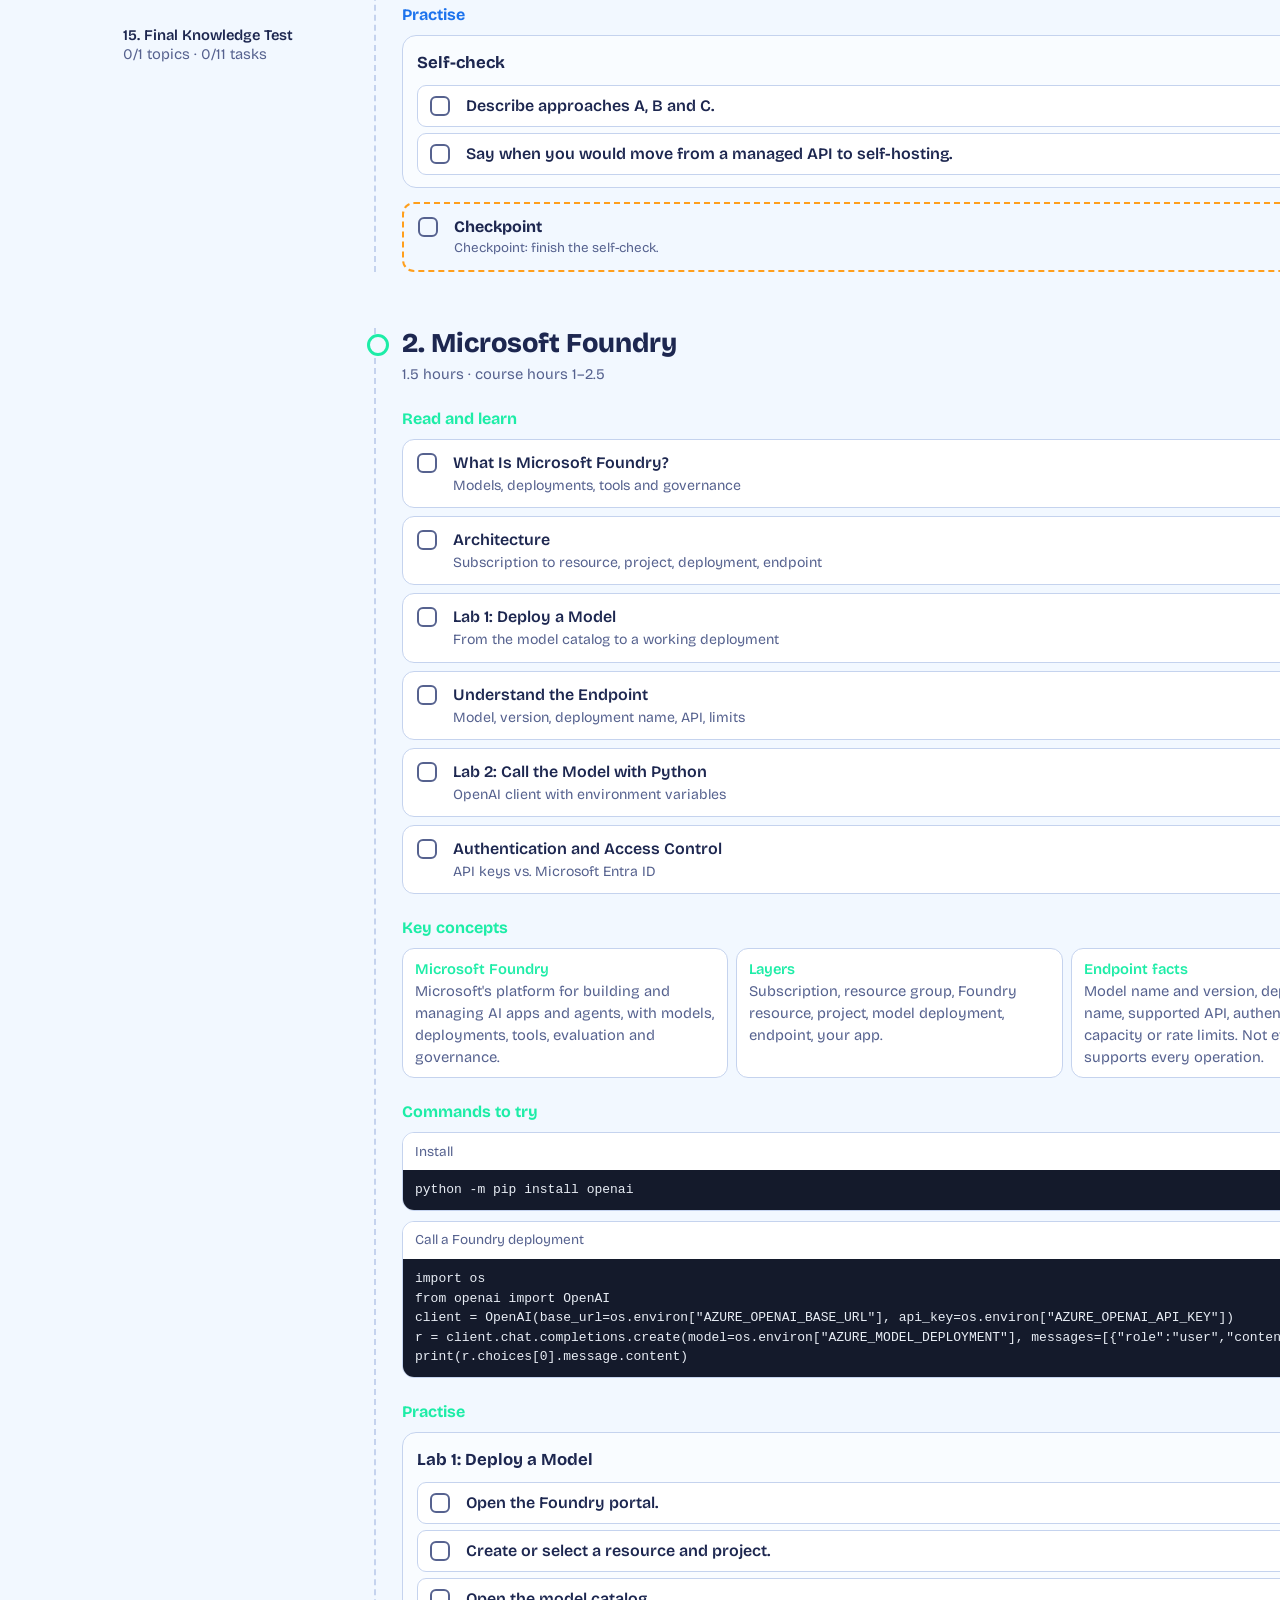
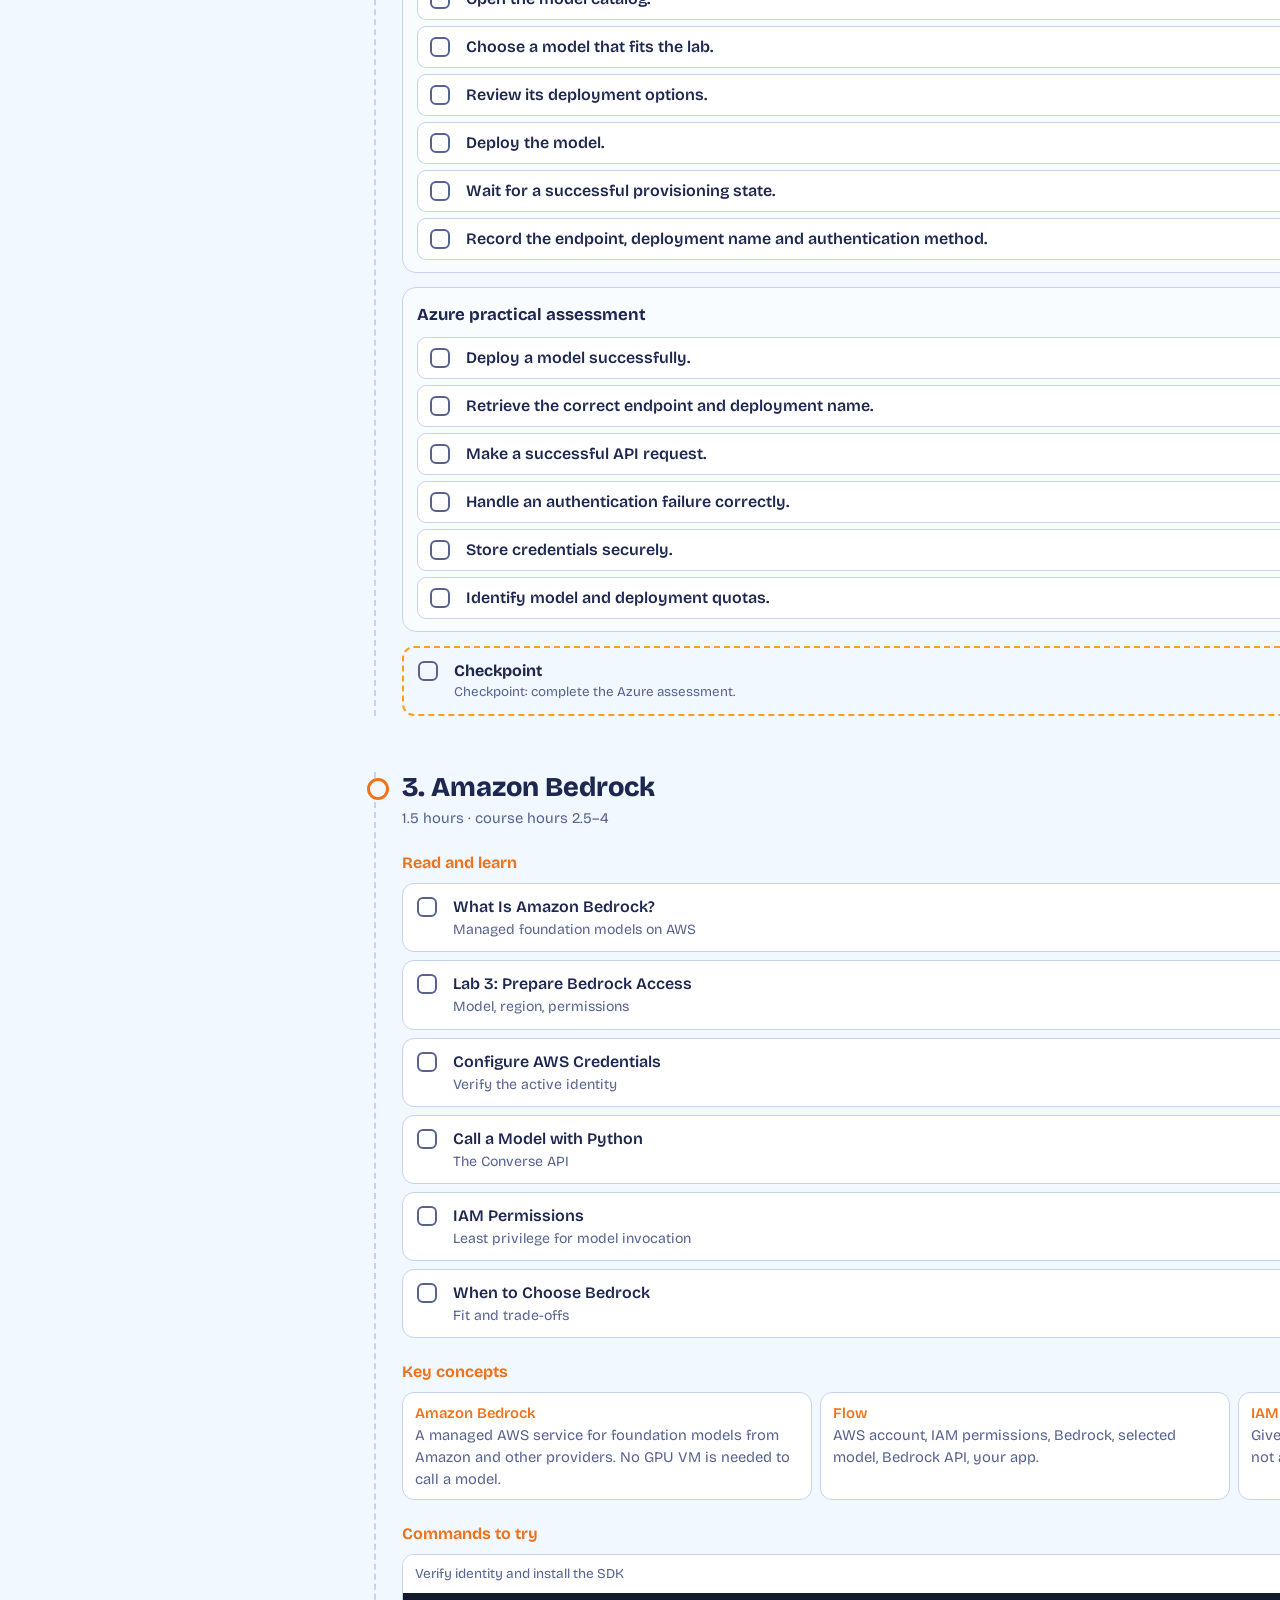
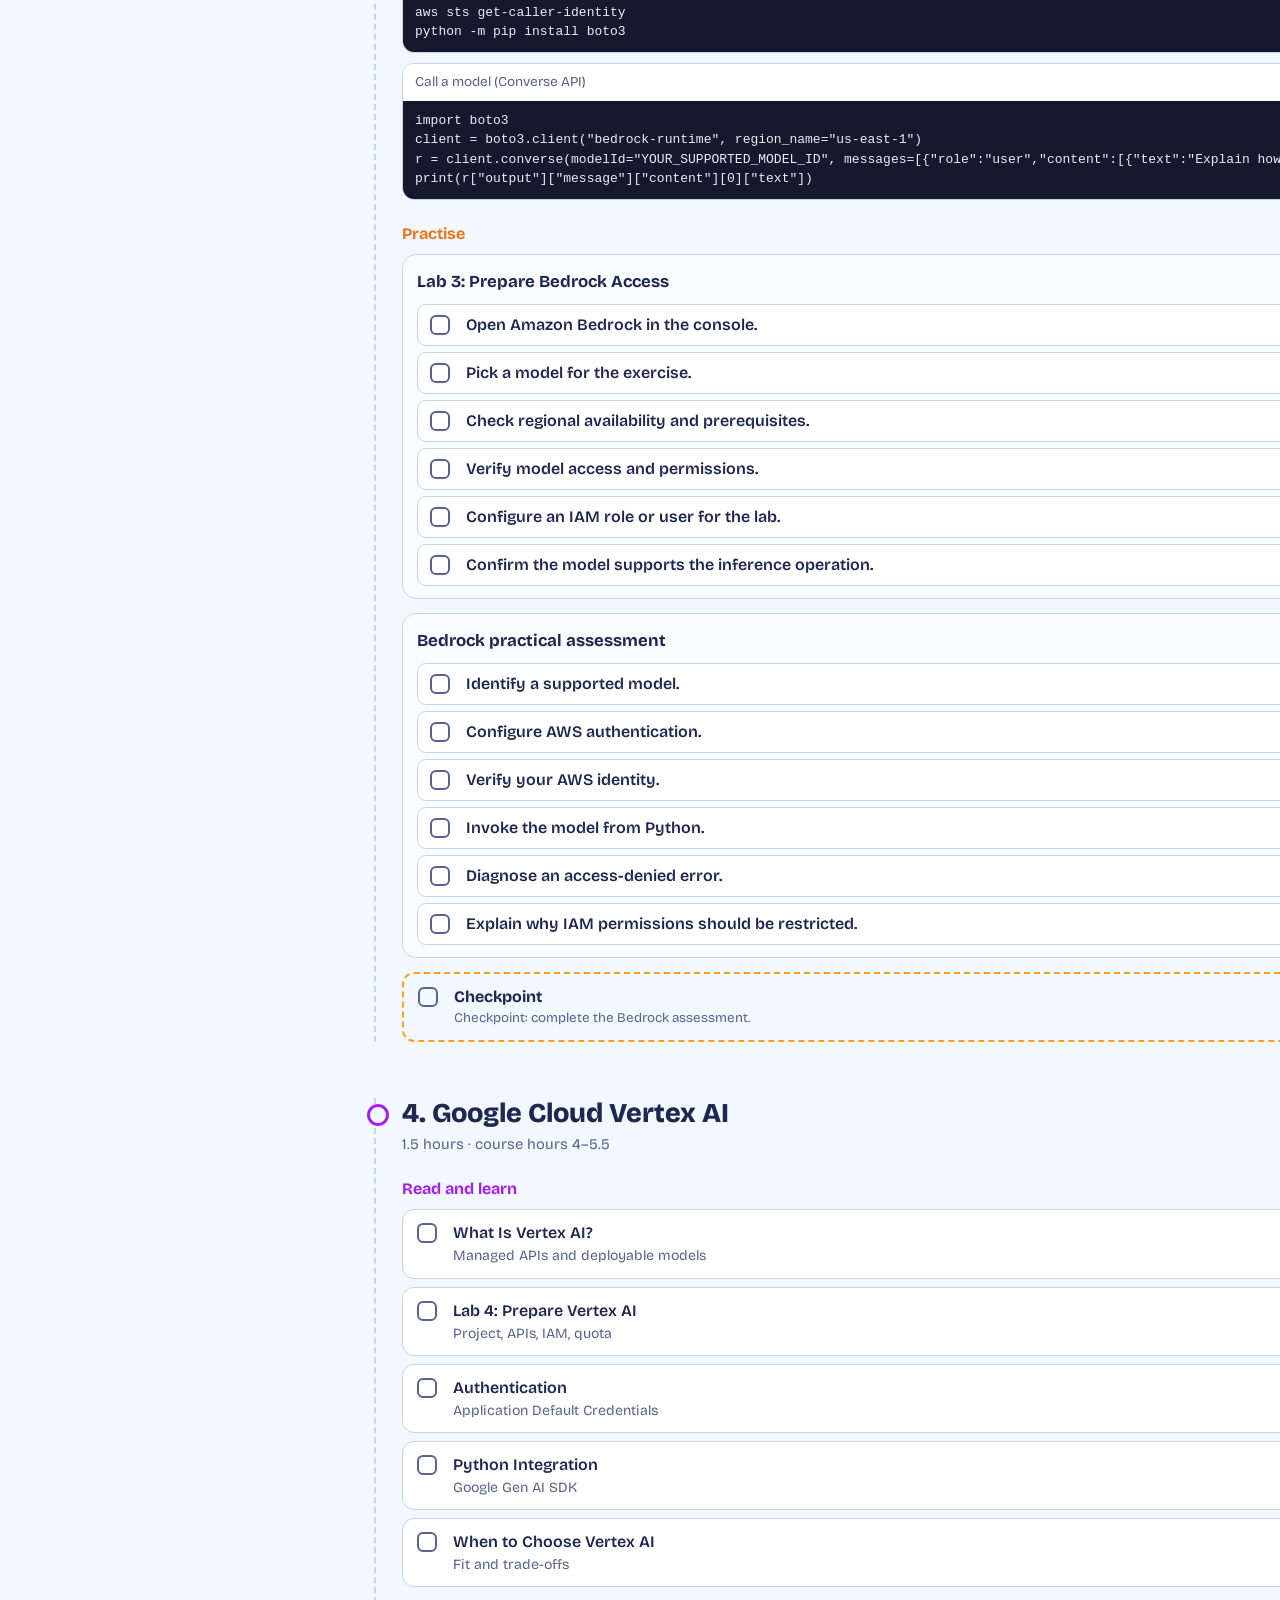
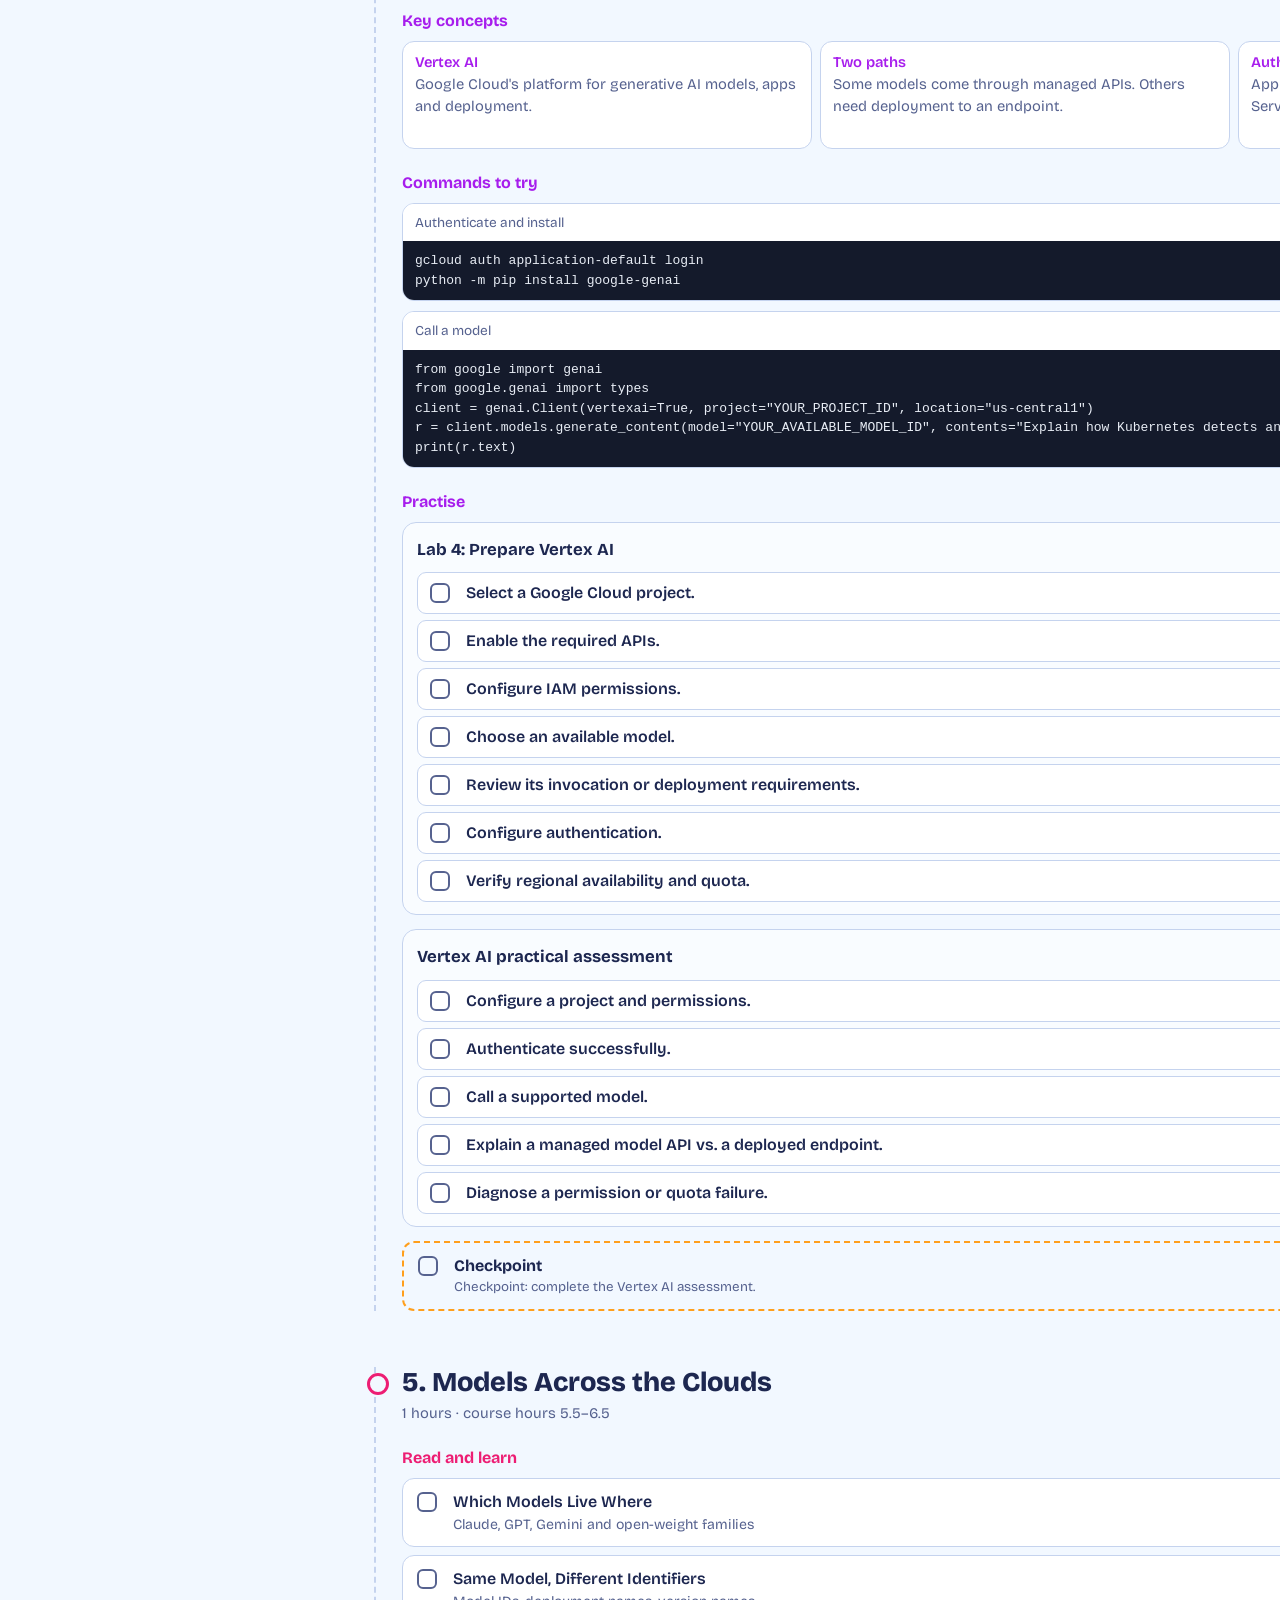
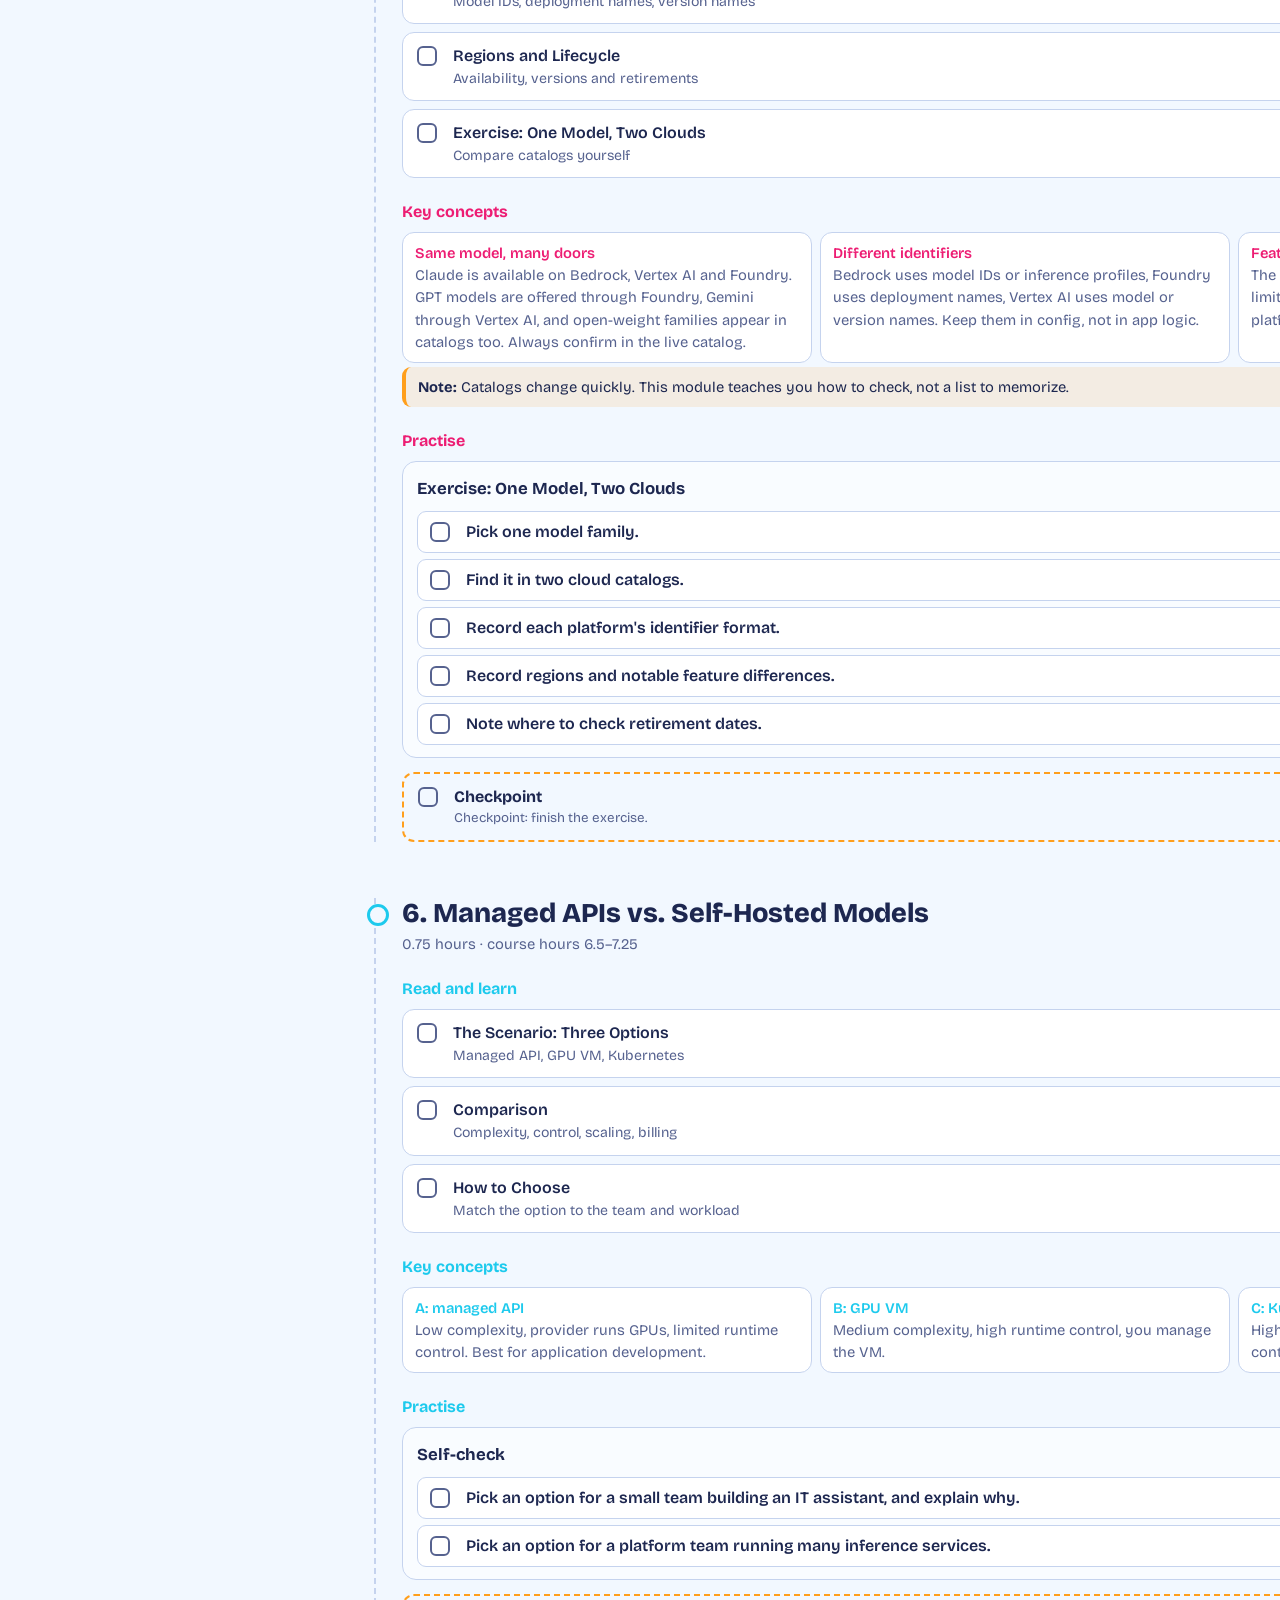
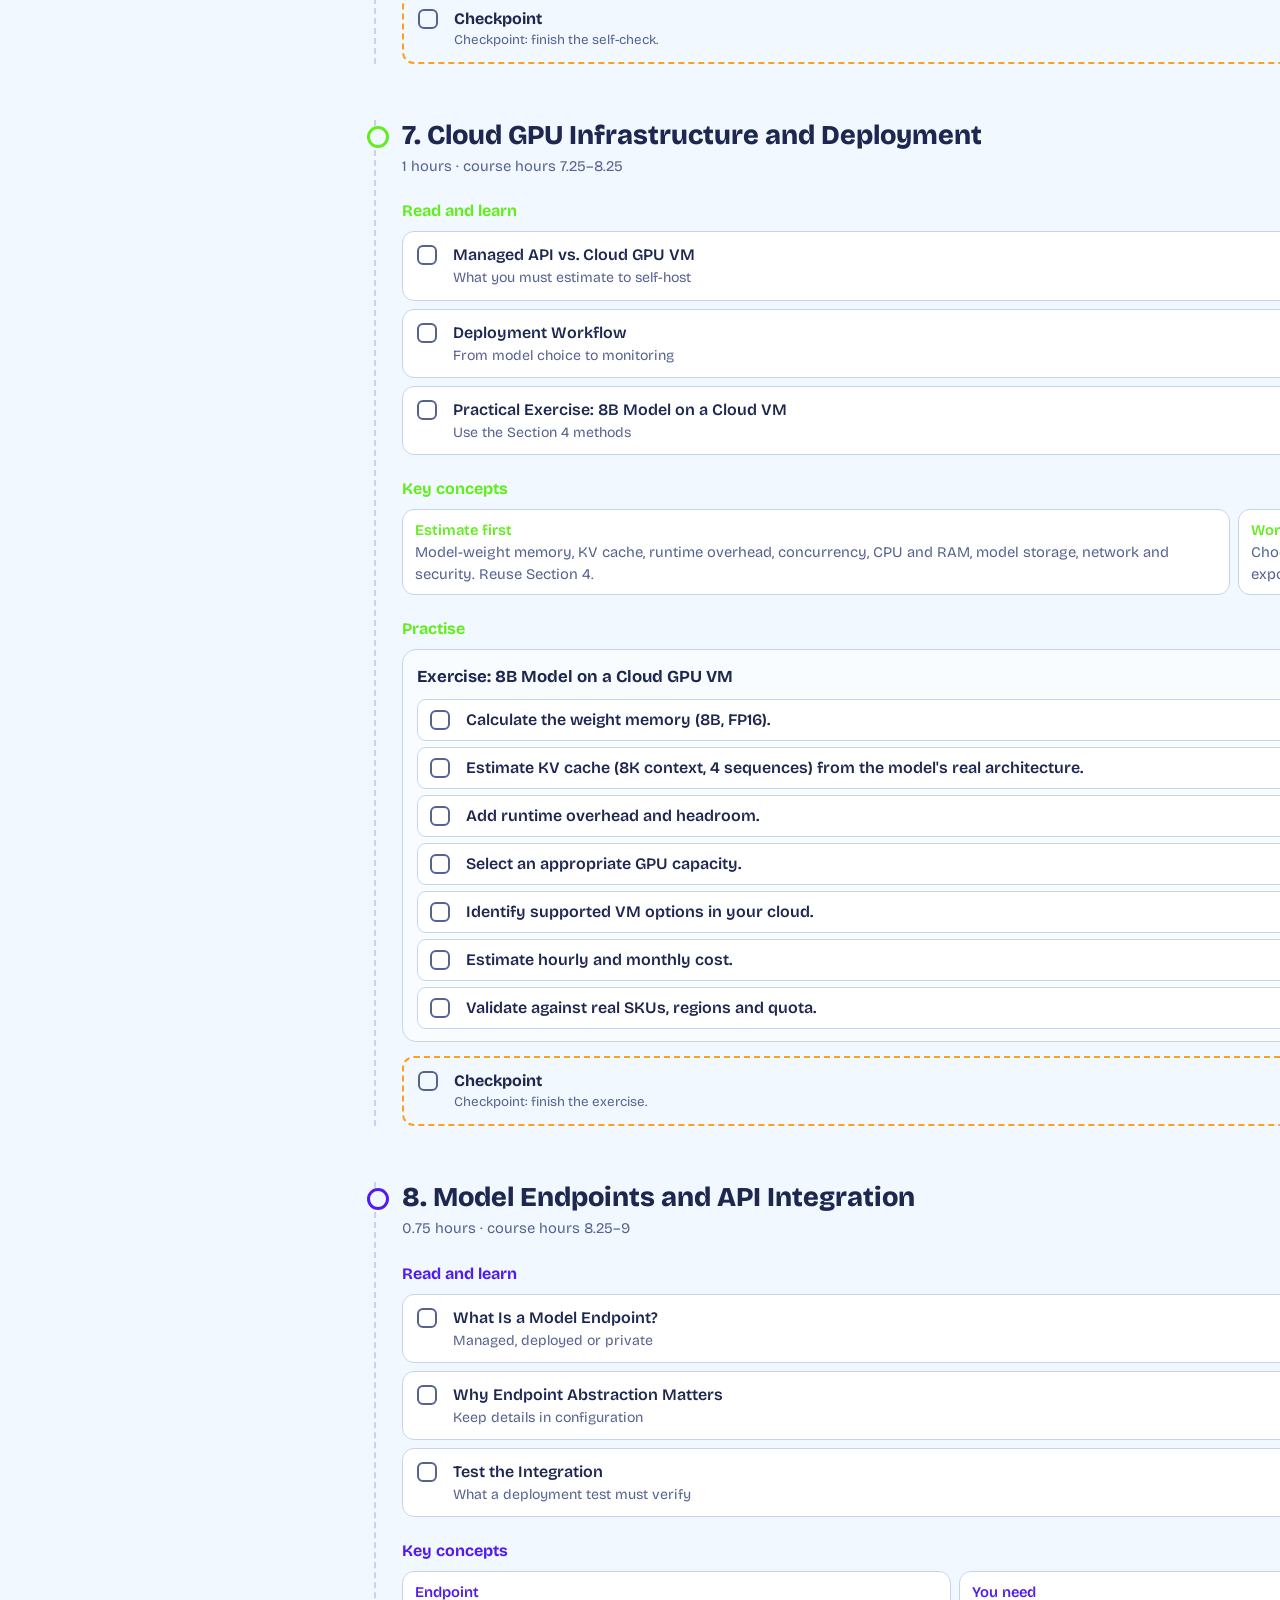
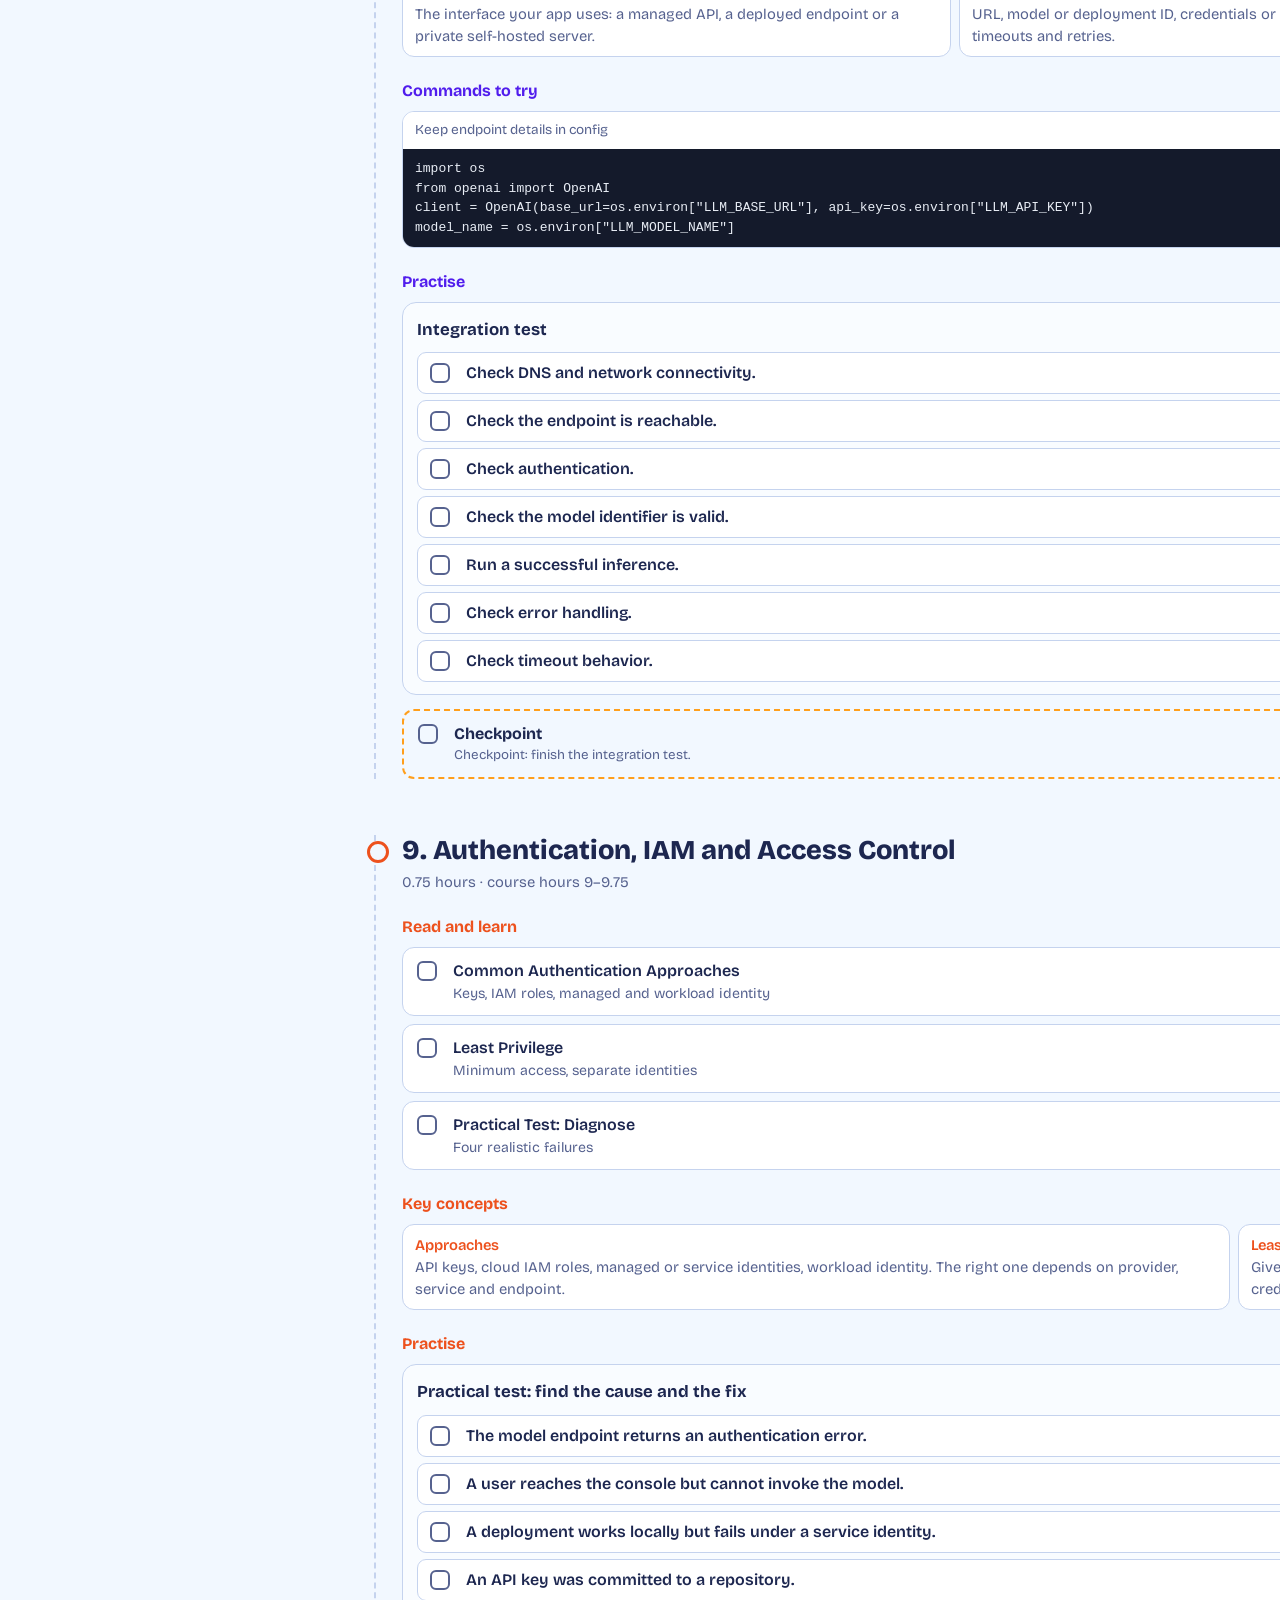
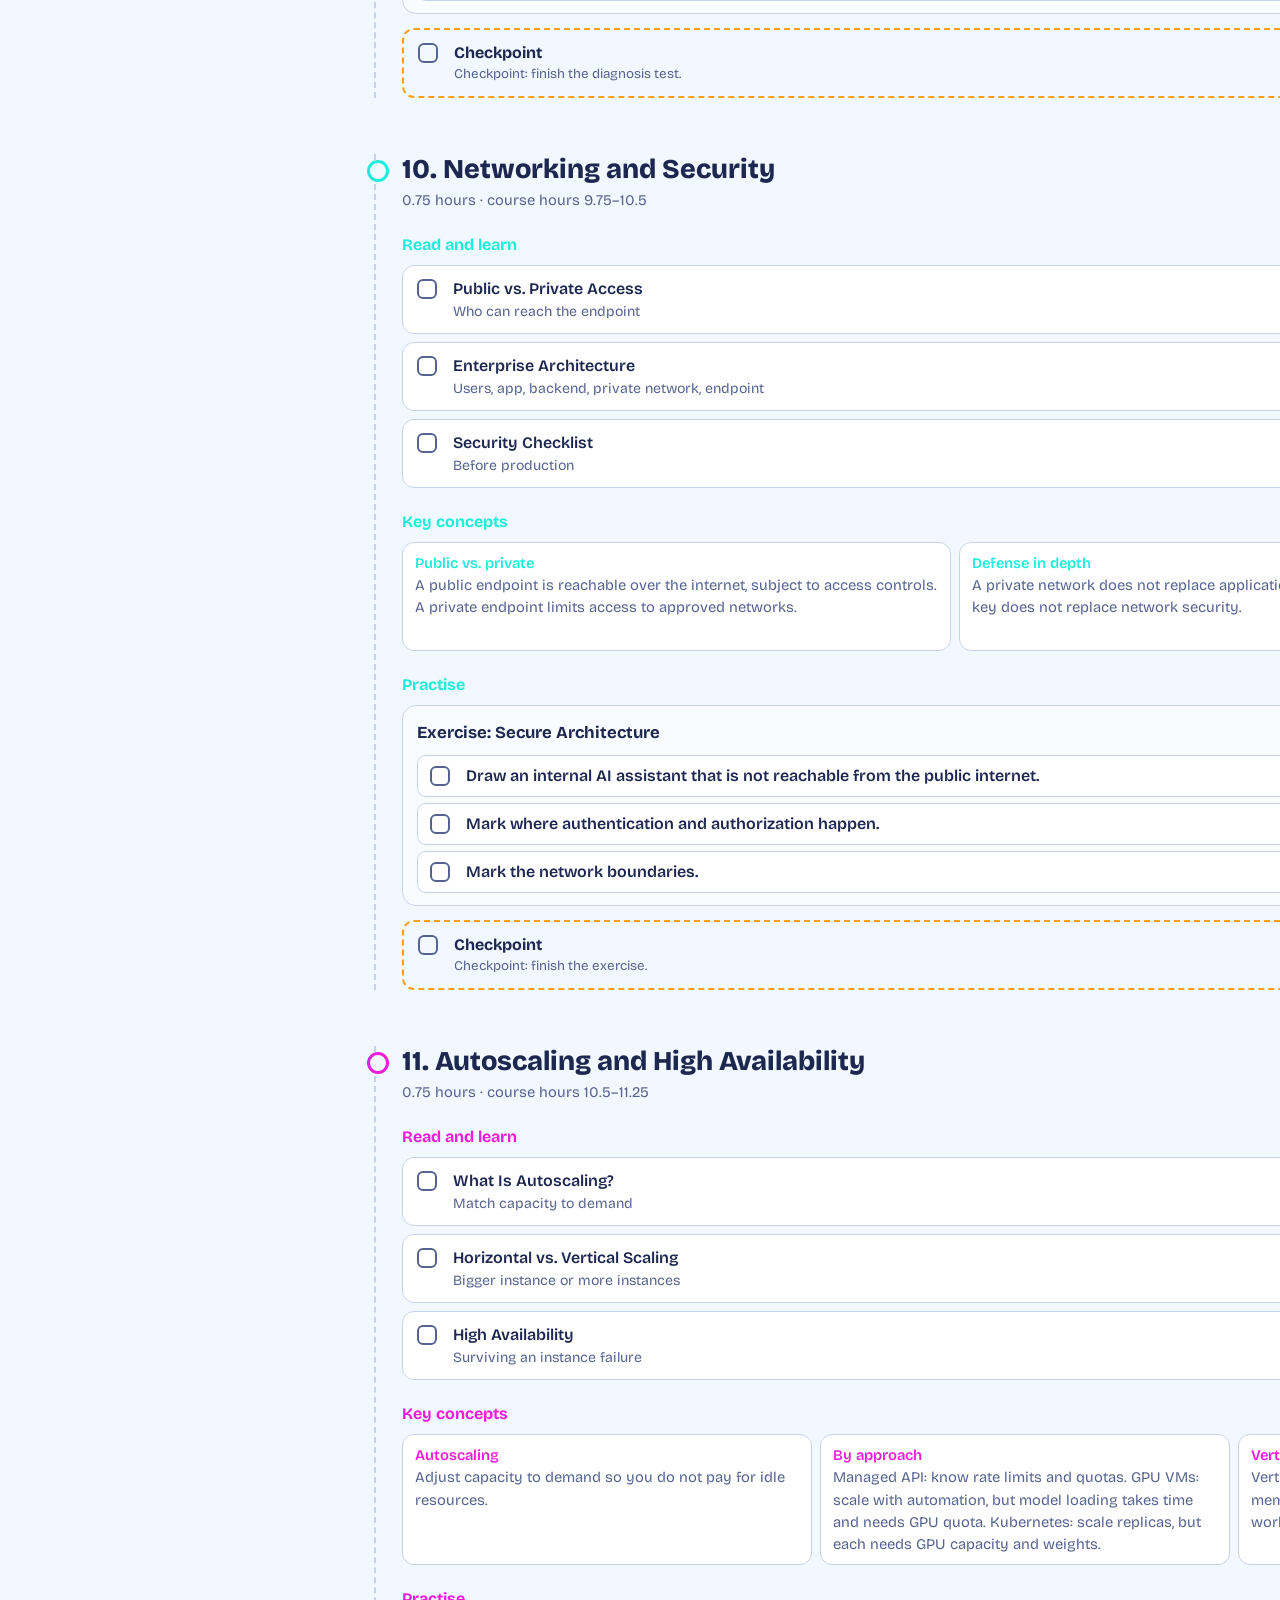
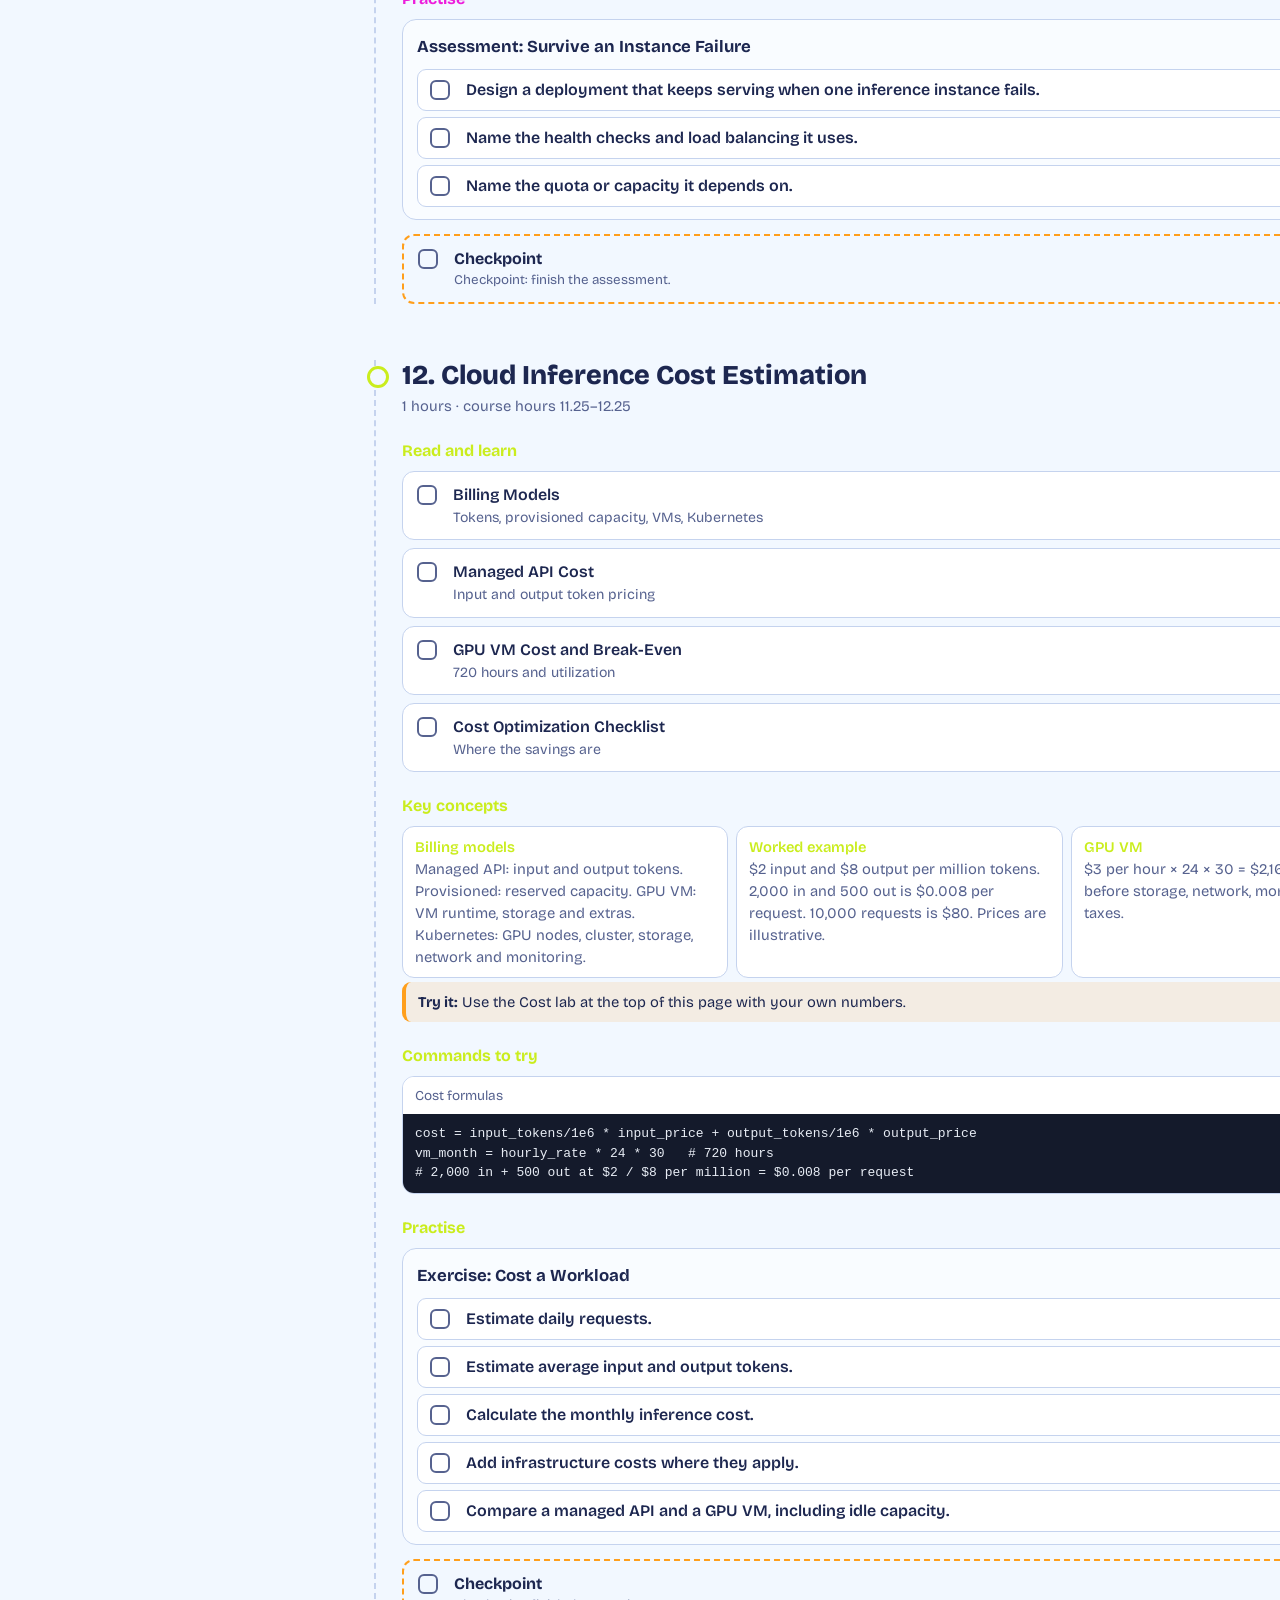
<file: aimaps/section-6-cloud-deployment.html>
<!DOCTYPE html>
<html lang="en" data-theme="light">
<head>
<meta charset="utf-8">
<meta name="viewport" content="width=device-width, initial-scale=1">
<title>Cloud-Based LLM Deployment | AI Ops Roadmap</title>
<link rel="icon" href="data:image/svg+xml,<svg xmlns='http://www.w3.org/2000/svg' viewBox='0 0 100 100'><text y='.9em' font-size='90'>☁️</text></svg>">
<link rel="preconnect" href="https://fonts.googleapis.com">
<link href="https://fonts.googleapis.com/css2?family=Bricolage+Grotesque:opsz,wght@12..96,400;12..96,600;12..96,800&display=swap" rel="stylesheet">
<style>
:root{--bg:#1a1640;--panel:#272160;--tx:#f4f1ff;--mu:#b9b3e6;--ln:#4d4596;--ac:#ffc93c;--bl:hsl(205 95% 68%);--ok:hsl(150 65% 48%);--sh:0 6px 18px #0005}
[data-theme=light]{--bg:#f2f8ff;--panel:#fff;--tx:#1d2750;--mu:#56628f;--ln:#c5d3ee;--ac:#ff9f1c;--bl:hsl(220 85% 52%);--ok:hsl(155 70% 35%);--sh:0 6px 16px #3b5bdb22}
*{box-sizing:border-box}
html{scroll-behavior:smooth;scroll-padding-top:70px}
body{margin:0;background-image:radial-gradient(circle at 10% 0,color-mix(in srgb,var(--ac) 22%,transparent),transparent 42%),radial-gradient(circle at 92% 8%,color-mix(in srgb,#4dabf7 22%,transparent),transparent 42%);background-attachment:fixed;background:var(--bg);color:var(--tx);font:400 16px/1.5 "Bricolage Grotesque",system-ui,sans-serif}
button,a{font:inherit;color:inherit}button{cursor:pointer}
:focus-visible{outline:3px solid var(--ac);outline-offset:2px}
.bar{position:sticky;top:0;z-index:20;background:color-mix(in srgb,var(--bg) 88%,transparent);backdrop-filter:blur(10px);border-bottom:1px solid var(--ln)}
.bar .in{max-width:1100px;margin:auto;padding:10px 16px;display:flex;gap:12px;align-items:center}
.bar b{margin-right:auto;font-weight:800}
.pill{background:var(--panel);border:1px solid var(--ln);border-radius:999px;padding:6px 14px;text-decoration:none}
#prog{height:5px;background:var(--ln)}#prog i{display:block;height:100%;width:0;background:var(--ac);transition:width .4s}
.hero{max-width:1100px;margin:44px auto 10px;padding:0 20px}
h1{font-size:clamp(2.1rem,5.5vw,3.8rem);line-height:1.03;margin:0 0 12px;font-weight:800;letter-spacing:-.02em;max-width:16ch}
.hero p{color:var(--mu);max-width:62ch;margin:0 0 10px}
.facts{display:flex;flex-wrap:wrap;gap:10px;margin:16px 0}
.facts div{border:1px solid var(--ln);background:var(--panel);border-radius:12px;padding:8px 14px;font-size:.92rem}
.facts b{color:var(--ac)}
.flow{display:flex;gap:8px;align-items:center;flex-wrap:wrap;color:var(--mu);font-size:.95rem}
.flow span{border:1.5px dashed var(--ln);border-radius:8px;padding:2px 12px;color:var(--tx)}
.wrap{max-width:1100px;margin:26px auto 80px;padding:0 20px;display:grid;grid-template-columns:230px 1fr;gap:34px}
.rail{position:sticky;top:70px;align-self:start;display:flex;flex-direction:column;gap:6px}
.rail a{display:block;text-decoration:none;padding:8px 12px;border-radius:10px;border:1px solid transparent;color:var(--mu);font-size:.92rem;line-height:1.3}
.rail a b{display:block;color:var(--tx);font-weight:600}
.rail a.act{border-color:var(--bl);background:var(--panel)}
.rail a.dn b::after{content:" ✓";color:var(--ok)}
.mod{margin-bottom:56px;position:relative;padding-left:26px;border-left:2px dashed var(--ln)}
.mod::before{content:"";position:absolute;left:-9px;top:6px;width:16px;height:16px;border-radius:50%;background:var(--bg);border:3px solid var(--bl)}
.mod.dn::before{background:var(--ok);border-color:var(--ok)}
.mh h2{margin:0;font-size:1.7rem;line-height:1.15;font-weight:800}
.mh p{margin:4px 0 0;color:var(--mu);font-size:.92rem}
h3{font-size:1rem;margin:22px 0 8px;color:var(--bl)}
.row{display:grid;grid-template-columns:24px 1fr auto;gap:12px;align-items:start;width:100%;text-align:left;background:var(--panel);border:1.5px solid var(--ln);border-radius:12px;padding:11px 14px;margin-bottom:8px;transition:border-color .2s}
.row:hover{border-color:var(--bl)}
.bx{width:20px;height:20px;border-radius:6px;border:2px solid var(--mu);margin-top:2px;display:grid;place-items:center;font-size:13px;line-height:1;color:#fff}
.row[aria-pressed=true] .bx{background:var(--ok);border-color:var(--ok)}
.row[aria-pressed=true] .bx::after{content:"✓"}
.row[aria-pressed=true] b{text-decoration:line-through;text-decoration-color:var(--mu);color:var(--mu)}
.tx b{display:block;font-weight:600}.tx small{color:var(--mu);font-size:.88rem;display:block}
.hr{color:var(--ac);font-weight:600;font-size:.9rem;white-space:nowrap}
.card{border:1.5px solid var(--ln);border-radius:14px;padding:14px 14px 6px;margin-bottom:14px;background:color-mix(in srgb,var(--panel) 55%,transparent)}
.card h4{margin:0 0 10px;font-size:1.05rem}
.card .row{border-radius:9px;padding:8px 12px;margin-bottom:6px}
.dv{margin:4px 0 10px;padding:9px 12px;border-radius:9px;border-left:4px solid var(--ac);background:color-mix(in srgb,var(--ac) 12%,transparent);font-size:.92rem}
.note{font-size:.9rem;color:var(--mu);margin:0 0 8px}
.cp{display:grid;grid-template-columns:24px 1fr;gap:12px;width:100%;text-align:left;margin-top:14px;padding:11px 14px;border:2px dashed var(--ac);border-radius:12px;background:none}
.cp[aria-pressed=true]{border-style:solid;background:color-mix(in srgb,var(--ok) 16%,transparent);border-color:var(--ok)}
.cp[aria-pressed=true] .bx{background:var(--ok);border-color:var(--ok)}
.cp[aria-pressed=true] .bx::after{content:"✓"}
.cp small{display:block;color:var(--mu)}
.kg{display:grid;grid-template-columns:repeat(auto-fit,minmax(230px,1fr));gap:8px}
.kc{background:var(--panel);border:1.5px solid var(--ln);border-radius:12px;padding:9px 12px;font-size:.92rem;color:var(--mu)}
.kc b{display:block;color:var(--bl);font-weight:600}
.cmd{margin-bottom:10px;border:1.5px solid var(--ln);border-radius:12px;overflow:hidden}
.ch{display:flex;justify-content:space-between;align-items:center;padding:6px 12px;background:var(--panel);font-size:.85rem;color:var(--mu)}
.cb{border:1px solid var(--ln);background:none;border-radius:8px;padding:2px 10px;font-size:.8rem}
.cmd pre{margin:0;padding:10px 12px;overflow-x:auto;font:13px/1.5 ui-monospace,Menlo,Consolas,monospace;background:#141a2b;color:#e8edf5}
.tri,.calc{border:2px solid var(--ac);border-radius:16px;padding:16px 18px;margin-bottom:36px;background:color-mix(in srgb,var(--panel) 70%,transparent)}
.tri h2,.calc h2{margin:0 0 4px;font-size:1.5rem}
.tabs{display:flex;gap:8px;flex-wrap:wrap;margin:12px 0}
.tabs button{border:1.5px solid hsl(var(--h) 85% 58%);background:var(--panel);border-radius:999px;padding:6px 16px}
.tabs button.on{background:hsl(var(--h) 85% 58%);color:#101010;font-weight:600}
.tp{display:grid;grid-template-columns:repeat(auto-fit,minmax(210px,1fr));gap:10px}
.tp div{background:var(--panel);border:1.5px solid hsl(var(--h) 85% 58%/.7);border-radius:12px;padding:10px 12px;font-size:.92rem}
.tp small{display:block;color:var(--mu);font-size:.8rem}
.cg{display:grid;grid-template-columns:repeat(auto-fit,minmax(190px,1fr));gap:10px;margin:12px 0}
.calc label{display:block;font-size:.85rem;color:var(--mu)}
.calc input{display:block;width:100%;margin-top:3px;padding:7px 10px;border-radius:9px;border:1.5px solid var(--ln);background:var(--panel);color:var(--tx);font:inherit}
.out{display:grid;grid-template-columns:repeat(auto-fit,minmax(190px,1fr));gap:10px}
.out div{background:var(--panel);border:1.5px solid var(--ln);border-radius:12px;padding:10px 12px;font-size:.85rem;color:var(--mu)}
.out b{display:block;font-size:1.35rem;color:var(--tx)}
.out .fit{border-color:var(--ok)}.out .fit b{color:var(--ok)}
#toast{position:fixed;bottom:20px;left:50%;transform:translate(-50%,90px);background:var(--ac);color:#101010;padding:9px 18px;border-radius:99px;font-weight:600;transition:transform .35s;z-index:30}
#toast.show{transform:translate(-50%,0)}
@media(max-width:800px){
.wrap{grid-template-columns:1fr;gap:18px}
.rail{flex-direction:row;overflow-x:auto;top:52px;background:var(--bg);padding:6px 0;z-index:10}
.rail a{min-width:150px}.mod{padding-left:18px}
}
@media(prefers-reduced-motion:reduce){*{transition:none!important;scroll-behavior:auto!important}}
</style>
</head>
<body>
<div class="bar"><div class="in">
<a class="pill" href="index.html">← Roadmap</a>
<b>Section 6</b>
<button class="pill" id="theme" aria-label="Toggle theme">☀/🌙</button>
</div><div id="prog"><i></i></div></div>

<header class="hero">
<h1>Cloud-Based LLM Deployment</h1>
<p>Deploy and consume cloud-hosted LLMs on Microsoft Foundry, Amazon Bedrock and Vertex AI. Secure access, connect models to applications, estimate cost and plan for production. Try the two interactive labs below before you start the modules.</p>
<div class="facts"><div><b>15 hours</b> of concepts, demos and assignments</div><div><b id="hd">0</b> of 15 hours studied</div><div><b id="td">0</b> of <span id="tt">0</span> practice tasks done</div></div>
<div class="flow">How each module works: <span>Read the topics</span> then <span>Do the assignments</span> then <span>Pass the checkpoint</span></div>
</header>

<div class="wrap">
<nav class="rail" id="rail" aria-label="Modules"></nav>
<main><section class="tri" id="tri"><h2>One question, three clouds</h2><p class="note">Pick a platform to see how you sign in, name a model and call it. Claude models are available on all three.</p>
<div class="tabs" id="tabs"></div><div class="tp" id="tp"></div></section>
<section class="calc" id="cost"><h2>Cost lab: managed API or GPU VM?</h2><p class="note">Illustrative prices. Use real quotes from your provider.</p>
<div class="cg">
<label>Input price ($ per million tokens)<input id="k-ip" type="number" value="2" min="0" step="any"></label>
<label>Output price ($ per million tokens)<input id="k-op" type="number" value="8" min="0" step="any"></label>
<label>Input tokens per request<input id="k-i" type="number" value="2000" min="0"></label>
<label>Output tokens per request<input id="k-o" type="number" value="500" min="0"></label>
<label>Requests per day<input id="k-r" type="number" value="1000" min="0"></label>
<label>GPU VM ($ per hour)<input id="k-v" type="number" value="3" min="0" step="any"></label>
<label>VM hours per month<input id="k-h" type="number" value="720" min="0"></label>
</div><div class="out" id="k-out"></div></section>
<div id="mods"></div></main>
</div>
<div id="toast" role="status"></div>

<script>
const M=[
{t:"Cloud LLM Deployment Fundamentals",h:1,
T:[["What Cloud Deployment Means","Use a provider instead of owning GPUs",.25],["Three Deployment Approaches","Managed API, dedicated hosting, self-hosted",.5],["Managed API vs. Self-Hosted","The practical rule",.25]],
K:[["Cloud deployment","You use a provider to access or host a model. Your app still needs authentication, error handling, monitoring and access controls."],["A: managed API","The provider runs the infrastructure and you call an API."],["B: dedicated hosting","Provisioned compute or a managed endpoint. More control, but you may pay even when idle."],["C: self-hosted","GPU VMs or Kubernetes with an engine like vLLM. Most control, most operational work."],["Practical rule","Start with a managed API for application development. Self-host when control, availability or workload economics justify it."]],
A:[["Self-check",["Describe approaches A, B and C.","Say when you would move from a managed API to self-hosting."]]],
C:"Checkpoint: finish the self-check."},
{t:"Microsoft Foundry",h:1.5,
T:[["What Is Microsoft Foundry?","Models, deployments, tools and governance",.25],["Architecture","Subscription to resource, project, deployment, endpoint",.25],["Lab 1: Deploy a Model","From the model catalog to a working deployment",.25],["Understand the Endpoint","Model, version, deployment name, API, limits",.25],["Lab 2: Call the Model with Python","OpenAI client with environment variables",.25],["Authentication and Access Control","API keys vs. Microsoft Entra ID",.25]],
K:[["Microsoft Foundry","Microsoft's platform for building and managing AI apps and agents, with models, deployments, tools, evaluation and governance."],["Layers","Subscription, resource group, Foundry resource, project, model deployment, endpoint, your app."],["Endpoint facts","Model name and version, deployment name, supported API, authentication and capacity or rate limits. Not every model supports every operation."],["Authentication","API keys are easy for labs but need secure storage and rotation. Microsoft Entra ID gives identity-based access with Azure RBAC."],["Security","Do not hard-code or commit keys. Use a secrets manager or managed identity."]],
X:[["Install","python -m pip install openai"],["Call a Foundry deployment","import os\nfrom openai import OpenAI\nclient = OpenAI(base_url=os.environ[\"AZURE_OPENAI_BASE_URL\"], api_key=os.environ[\"AZURE_OPENAI_API_KEY\"])\nr = client.chat.completions.create(model=os.environ[\"AZURE_MODEL_DEPLOYMENT\"], messages=[{\"role\":\"user\",\"content\":\"Explain how Kubernetes handles a failed pod.\"}], max_tokens=200)\nprint(r.choices[0].message.content)"]],
A:[["Lab 1: Deploy a Model",["Open the Foundry portal.","Create or select a resource and project.","Open the model catalog.","Choose a model that fits the lab.","Review its deployment options.","Deploy the model.","Wait for a successful provisioning state.","Record the endpoint, deployment name and authentication method."]],["Azure practical assessment",["Deploy a model successfully.","Retrieve the correct endpoint and deployment name.","Make a successful API request.","Handle an authentication failure correctly.","Store credentials securely.","Identify model and deployment quotas."]]],
C:"Checkpoint: complete the Azure assessment."},
{t:"Amazon Bedrock",h:1.5,
T:[["What Is Amazon Bedrock?","Managed foundation models on AWS",.25],["Lab 3: Prepare Bedrock Access","Model, region, permissions",.25],["Configure AWS Credentials","Verify the active identity",.25],["Call a Model with Python","The Converse API",.25],["IAM Permissions","Least privilege for model invocation",.25],["When to Choose Bedrock","Fit and trade-offs",.25]],
K:[["Amazon Bedrock","A managed AWS service for foundation models from Amazon and other providers. No GPU VM is needed to call a model."],["Flow","AWS account, IAM permissions, Bedrock, selected model, Bedrock API, your app."],["IAM","Give an app only the actions and resources it needs, not account-wide admin rights."],["Choose Bedrock when","Workloads run on AWS, you want AWS identity and security controls, or you want to compare several providers."]],
X:[["Verify identity and install the SDK","aws sts get-caller-identity\npython -m pip install boto3"],["Call a model (Converse API)","import boto3\nclient = boto3.client(\"bedrock-runtime\", region_name=\"us-east-1\")\nr = client.converse(modelId=\"YOUR_SUPPORTED_MODEL_ID\", messages=[{\"role\":\"user\",\"content\":[{\"text\":\"Explain how Linux handles a failed system service.\"}]}], inferenceConfig={\"maxTokens\":200,\"temperature\":0.2})\nprint(r[\"output\"][\"message\"][\"content\"][0][\"text\"])"]],
A:[["Lab 3: Prepare Bedrock Access",["Open Amazon Bedrock in the console.","Pick a model for the exercise.","Check regional availability and prerequisites.","Verify model access and permissions.","Configure an IAM role or user for the lab.","Confirm the model supports the inference operation."]],["Bedrock practical assessment",["Identify a supported model.","Configure AWS authentication.","Verify your AWS identity.","Invoke the model from Python.","Diagnose an access-denied error.","Explain why IAM permissions should be restricted."]]],
C:"Checkpoint: complete the Bedrock assessment."},
{t:"Google Cloud Vertex AI",h:1.5,
T:[["What Is Vertex AI?","Managed APIs and deployable models",.25],["Lab 4: Prepare Vertex AI","Project, APIs, IAM, quota",.25],["Authentication","Application Default Credentials",.25],["Python Integration","Google Gen AI SDK",.5],["When to Choose Vertex AI","Fit and trade-offs",.25]],
K:[["Vertex AI","Google Cloud's platform for generative AI models, apps and deployment."],["Two paths","Some models come through managed APIs. Others need deployment to an endpoint."],["Authentication","Application Default Credentials for development. Service or workload identity for production."],["Choose Vertex AI when","Workloads run on Google Cloud, or you want to compare managed inference with self-hosting on GKE or Compute Engine."]],
X:[["Authenticate and install","gcloud auth application-default login\npython -m pip install google-genai"],["Call a model","from google import genai\nfrom google.genai import types\nclient = genai.Client(vertexai=True, project=\"YOUR_PROJECT_ID\", location=\"us-central1\")\nr = client.models.generate_content(model=\"YOUR_AVAILABLE_MODEL_ID\", contents=\"Explain how Kubernetes detects an unhealthy container.\", config=types.GenerateContentConfig(max_output_tokens=200, temperature=0.2))\nprint(r.text)"]],
A:[["Lab 4: Prepare Vertex AI",["Select a Google Cloud project.","Enable the required APIs.","Configure IAM permissions.","Choose an available model.","Review its invocation or deployment requirements.","Configure authentication.","Verify regional availability and quota."]],["Vertex AI practical assessment",["Configure a project and permissions.","Authenticate successfully.","Call a supported model.","Explain a managed model API vs. a deployed endpoint.","Diagnose a permission or quota failure."]]],
C:"Checkpoint: complete the Vertex AI assessment."},
{t:"Models Across the Clouds",h:1,
T:[["Which Models Live Where","Claude, GPT, Gemini and open-weight families",.25],["Same Model, Different Identifiers","Model IDs, deployment names, version names",.25],["Regions and Lifecycle","Availability, versions and retirements",.25],["Exercise: One Model, Two Clouds","Compare catalogs yourself",.25]],
K:[["Same model, many doors","Claude is available on Bedrock, Vertex AI and Foundry. GPT models are offered through Foundry, Gemini through Vertex AI, and open-weight families appear in catalogs too. Always confirm in the live catalog."],["Different identifiers","Bedrock uses model IDs or inference profiles, Foundry uses deployment names, Vertex AI uses model or version names. Keep them in config, not in app logic."],["Features differ by platform","The same model can have different features, context limits or release timing on each cloud. Check each platform's docs."],["Lifecycle","Models are versioned and retired. Track versions, regions and retirement dates, and test before switching."]],
PL:"Note",P:"Catalogs change quickly. This module teaches you how to check, not a list to memorize.",
A:[["Exercise: One Model, Two Clouds",["Pick one model family.","Find it in two cloud catalogs.","Record each platform's identifier format.","Record regions and notable feature differences.","Note where to check retirement dates."]]],
C:"Checkpoint: finish the exercise."},
{t:"Managed APIs vs. Self-Hosted Models",h:.75,
T:[["The Scenario: Three Options","Managed API, GPU VM, Kubernetes",.25],["Comparison","Complexity, control, scaling, billing",.25],["How to Choose","Match the option to the team and workload",.25]],
K:[["A: managed API","Low complexity, provider runs GPUs, limited runtime control. Best for application development."],["B: GPU VM","Medium complexity, high runtime control, you manage the VM."],["C: Kubernetes","High complexity, automated scaling, platform-level control, highest operational load."],["Careful","Kubernetes does not make an LLM faster or cheaper by itself. Model, hardware, engine and workload decide."]],
A:[["Self-check",["Pick an option for a small team building an IT assistant, and explain why.","Pick an option for a platform team running many inference services."]]],
C:"Checkpoint: finish the self-check."},
{t:"Cloud GPU Infrastructure and Deployment",h:1,
T:[["Managed API vs. Cloud GPU VM","What you must estimate to self-host",.25],["Deployment Workflow","From model choice to monitoring",.25],["Practical Exercise: 8B Model on a Cloud VM","Use the Section 4 methods",.5]],
K:[["Estimate first","Model-weight memory, KV cache, runtime overhead, concurrency, CPU and RAM, model storage, network and security. Reuse Section 4."],["Workflow","Choose model, calculate memory, select GPU VM, configure drivers and runtime, deploy vLLM or another engine, expose a private API, test, monitor, optimize."]],
A:[["Exercise: 8B Model on a Cloud GPU VM",["Calculate the weight memory (8B, FP16).","Estimate KV cache (8K context, 4 sequences) from the model's real architecture.","Add runtime overhead and headroom.","Select an appropriate GPU capacity.","Identify supported VM options in your cloud.","Estimate hourly and monthly cost.","Validate against real SKUs, regions and quota."]]],
C:"Checkpoint: finish the exercise."},
{t:"Model Endpoints and API Integration",h:.75,
T:[["What Is a Model Endpoint?","Managed, deployed or private",.25],["Why Endpoint Abstraction Matters","Keep details in configuration",.25],["Test the Integration","What a deployment test must verify",.25]],
K:[["Endpoint","The interface your app uses: a managed API, a deployed endpoint or a private self-hosted server."],["You need","URL, model or deployment ID, credentials or identity, request format, timeouts and retries."],["Reachable is not working","An endpoint can respond while inference fails: bad credentials, an unsupported model or exhausted quota."]],
X:[["Keep endpoint details in config","import os\nfrom openai import OpenAI\nclient = OpenAI(base_url=os.environ[\"LLM_BASE_URL\"], api_key=os.environ[\"LLM_API_KEY\"])\nmodel_name = os.environ[\"LLM_MODEL_NAME\"]"]],
A:[["Integration test",["Check DNS and network connectivity.","Check the endpoint is reachable.","Check authentication.","Check the model identifier is valid.","Run a successful inference.","Check error handling.","Check timeout behavior."]]],
C:"Checkpoint: finish the integration test."},
{t:"Authentication, IAM and Access Control",h:.75,
T:[["Common Authentication Approaches","Keys, IAM roles, managed and workload identity",.25],["Least Privilege","Minimum access, separate identities",.25],["Practical Test: Diagnose","Four realistic failures",.25]],
K:[["Approaches","API keys, cloud IAM roles, managed or service identities, workload identity. The right one depends on provider, service and endpoint."],["Least privilege","Give an app only what it needs. Use separate identities for apps and admins, never commit secrets, rotate credentials, restrict management operations and audit access."]],
A:[["Practical test: find the cause and the fix",["The model endpoint returns an authentication error.","A user reaches the console but cannot invoke the model.","A deployment works locally but fails under a service identity.","An API key was committed to a repository."]]],
C:"Checkpoint: finish the diagnosis test."},
{t:"Networking and Security",h:.75,
T:[["Public vs. Private Access","Who can reach the endpoint",.25],["Enterprise Architecture","Users, app, backend, private network, endpoint",.25],["Security Checklist","Before production",.25]],
K:[["Public vs. private","A public endpoint is reachable over the internet, subject to access controls. A private endpoint limits access to approved networks."],["Defense in depth","A private network does not replace application authorization, and an API key does not replace network security."],["Checklist","Inbound and outbound access, authentication, TLS, secrets, logging and retention, provider data-handling, prompt sensitivity, rate limits, network isolation."]],
A:[["Exercise: Secure Architecture",["Draw an internal AI assistant that is not reachable from the public internet.","Mark where authentication and authorization happen.","Mark the network boundaries."]]],
C:"Checkpoint: finish the exercise."},
{t:"Autoscaling and High Availability",h:.75,
T:[["What Is Autoscaling?","Match capacity to demand",.25],["Horizontal vs. Vertical Scaling","Bigger instance or more instances",.25],["High Availability","Surviving an instance failure",.25]],
K:[["Autoscaling","Adjust capacity to demand so you do not pay for idle resources."],["By approach","Managed API: know rate limits and quotas. GPU VMs: scale with automation, but model loading takes time and needs GPU quota. Kubernetes: scale replicas, but each needs GPU capacity and weights."],["Vertical vs. horizontal","Vertical means a bigger instance, such as more GPU memory. Horizontal means more instances. Test the workload before trusting either."],["High availability","Multiple instances, health checks, load balancing, retry and timeout policies, regional capacity and a recovery plan."]],
A:[["Assessment: Survive an Instance Failure",["Design a deployment that keeps serving when one inference instance fails.","Name the health checks and load balancing it uses.","Name the quota or capacity it depends on."]]],
C:"Checkpoint: finish the assessment."},
{t:"Cloud Inference Cost Estimation",h:1,
T:[["Billing Models","Tokens, provisioned capacity, VMs, Kubernetes",.25],["Managed API Cost","Input and output token pricing",.25],["GPU VM Cost and Break-Even","720 hours and utilization",.25],["Cost Optimization Checklist","Where the savings are",.25]],
K:[["Billing models","Managed API: input and output tokens. Provisioned: reserved capacity. GPU VM: VM runtime, storage and extras. Kubernetes: GPU nodes, cluster, storage, network and monitoring."],["Worked example","$2 input and $8 output per million tokens. 2,000 in and 500 out is $0.008 per request. 10,000 requests is $80. Prices are illustrative."],["GPU VM","$3 per hour × 24 × 30 = $2,160 per month, before storage, network, monitoring and taxes."],["Break-even","Do not compare token prices with VM prices alone. Include utilization, traffic, operations effort, availability and idle capacity."],["Optimize","Right-size the model, cap output tokens, cache repeats, batch, scale down idle infrastructure, track cost per successful task."]],
PL:"Try it",P:"Use the Cost lab at the top of this page with your own numbers.",
X:[["Cost formulas","cost = input_tokens/1e6 * input_price + output_tokens/1e6 * output_price\nvm_month = hourly_rate * 24 * 30   # 720 hours\n# 2,000 in + 500 out at $2 / $8 per million = $0.008 per request"]],
A:[["Exercise: Cost a Workload",["Estimate daily requests.","Estimate average input and output tokens.","Calculate the monthly inference cost.","Add infrastructure costs where they apply.","Compare a managed API and a GPU VM, including idle capacity."]]],
C:"Checkpoint: finish the exercise."},
{t:"Monitoring, Logging and Performance",h:.75,
T:[["What to Monitor","Requests, errors, latency, tokens, cost",.25],["Troubleshooting Scenarios","Failures, latency, cost, outages",.25],["Practical Monitoring Exercise","A small test script",.25]],
K:[["Monitor","Request count, error rate, time to first token, end-to-end latency, tokens, rate-limit errors, GPU and VRAM use, cost per request and model quality."],["Scenarios","Intermittent failures: rate limits, quotas, network. Rising latency: prompt or output length, queueing, capacity. Rising cost: tokens, volume, retries, idle capacity. Outage: service health, quota, networking, recovery."]],
A:[["Exercise: Monitoring Script",["Send multiple requests.","Record request number, status or error, and elapsed time.","Record token usage when returned.","Summarize average latency, failure rate and estimated cost."]]],
C:"Checkpoint: finish the exercise."},
{t:"Final Hands-On Project",h:1.5,
T:[["Phase 1: Select the Platform","Foundry, Bedrock or Vertex AI",.25],["Phase 2: Deploy and Integrate","Identity, deployment, Python call",.5],["Phase 3: Validate","Five tests, including failures",.25],["Phase 4: Estimate Costs","Monthly inference cost",.25],["Phase 5: Production Design","Architecture, security, monitoring",.25]],
K:[["Project","Deploy a cloud-based IT Operations assistant that answers Linux, Docker and Kubernetes questions."],["Rubric (100)","Platform and model selection 15, deployment and API integration 25, authentication and security 20, cost 15, monitoring and troubleshooting 15, production architecture 10."]],
A:[["Phase 1: Select the Platform",["Choose Microsoft Foundry, Amazon Bedrock or Vertex AI.","Document your reasons."]],["Phase 2: Deploy and Integrate",["Configure the cloud project or account.","Select an available model.","Configure identity and permissions.","Deploy or access the model.","Call it from Python.","Add basic exception handling."]],["Phase 3: Validate",["Test a normal request.","Test an invalid model identifier.","Test an authentication failure.","Test a rate-limit or quota error, where safe.","Test a request that exceeds the timeout."]],["Phase 4: Estimate Costs",["Estimate daily requests.","Estimate average input tokens.","Estimate average output tokens.","Calculate the monthly inference cost.","Add other infrastructure costs."]],["Phase 5: Production Design",["Draw the app, backend service and model endpoint.","Add identity and access controls.","Add network boundaries.","Add logging and monitoring.","Add a cost-management strategy.","Add a failure-handling approach."]]],
C:"Checkpoint: demonstrate the project."},
{t:"Final Knowledge Test",h:.5,
T:[["Final Knowledge Test","Ten questions",.5]],
K:[["Next in the roadmap","LLM Provider Platforms and APIs: OpenAI, Claude and Gemini direct, gateways and provider selection."]],
A:[["Knowledge test: can you answer these?",["Managed model API vs. self-hosted model?","Why choose a GPU VM over a managed API?","What is a model endpoint?","How do cloud IAM roles differ from API keys?","Why must credentials stay out of Git?","How do you estimate token-based inference cost?","How do you calculate monthly cost of a GPU VM running nonstop?","Vertical vs. horizontal scaling?","Why is a private endpoint not a substitute for application authorization?","Which metrics reveal performance and cost problems?"]]],
C:"Checkpoint: finish the knowledge test."}
];
const $=s=>document.querySelector(s);
let st={},theme="dark";
try{st=JSON.parse(localStorage.getItem("aiops-s6")||"{}");theme=localStorage.getItem("aiops-theme")||"light"}catch(e){}
document.documentElement.dataset.theme=theme;
const save=()=>{try{localStorage.setItem("aiops-s6",JSON.stringify(st))}catch(e){}};
let cum=0,tasks=0;
M.forEach(m=>{m.s=cum;cum+=m.h;m.e=cum;tasks+=m.A.reduce((a,x)=>a+x[1].length,0)+1});
$("#tt").textContent=tasks;
$("#rail").innerHTML='<a href="#tri"><b>Three clouds</b><span>Compare sign-in and calls</span></a><a href="#cost"><b>Cost lab</b><span>API vs. GPU VM</span></a>'+M.map((m,a)=>`<a href="#m${a}" data-a="${a}"><b>${a+1}. ${m.t}</b><span class="rc"></span></a>`).join("");
$("#mods").innerHTML=M.map((m,a)=>`<section class="mod" id="m${a}" style="--bl:hsl(${[215,160,25,280,335,190,100,255,15,175,305,70,200,350,130][a]} 85% 52%)"><div class="mh"><h2>${a+1}. ${m.t}</h2><p>${m.h} hours · course hours ${m.s}–${m.e}</p></div>
<h3>Read and learn</h3>${m.T.map((t,i)=>`<button class="row" data-k="t.${a}.${i}" data-h="${t[2]}" aria-pressed="false"><span class="bx"></span><span class="tx"><b>${t[0]}</b><small>${t[1]}</small></span><span class="hr">${t[2]} h</span></button>`).join("")}
${m.K?`<h3>Key concepts</h3><div class="kg">${m.K.map(k=>`<div class="kc"><b>${k[0]}</b>${k[1]}</div>`).join("")}</div>`:""}${m.P?`<div class="dv"><strong>${m.PL||"Python demonstration"}:</strong> ${m.P}</div>`:""}${m.X?`<h3>Commands to try</h3>${m.X.map(x=>`<div class="cmd"><div class="ch"><span>${x[0]}</span><button class="cb">Copy</button></div><pre>${x[1].replace(/&/g,"&amp;").replace(/</g,"&lt;")}</pre></div>`).join("")}`:""}<h3>Practise</h3>${m.N?`<p class="note">${m.N}</p>`:""}${m.A.map((x,i)=>`<div class="card"><h4>${x[0]}</h4>${x[1].map((s,j)=>`<button class="row" data-k="a.${a}.${i}.${j}" data-s="1" aria-pressed="false"><span class="bx"></span><span class="tx"><b>${s}</b></span><span></span></button>`).join("")}</div>`).join("")}
${m.D?`<div class="dv"><strong>Deliverable:</strong> ${m.D}</div>`:""}
<button class="cp" data-k="c.${a}" data-s="1" aria-pressed="false"><span class="bx"></span><span><b>Checkpoint</b><small>${m.C}</small></span></button></section>`).join("");
let toastT;
function toast(x){const t=$("#toast");t.textContent=x;t.classList.add("show");clearTimeout(toastT);toastT=setTimeout(()=>t.classList.remove("show"),2400)}
function refresh(){
 let hd=0,td=0;
 M.forEach((m,a)=>{
  const sec=document.getElementById("m"+a);let tn=0,sn=0,sT=0;
  sec.querySelectorAll("[data-k]").forEach(b=>{
   const on=!!st[b.dataset.k];b.setAttribute("aria-pressed",on);
   if(b.dataset.s){sT++;if(on){sn++;td++}}else if(on){tn++;hd+=+b.dataset.h}
  });
  const fin=tn==m.T.length&&sn==sT;
  sec.classList.toggle("dn",fin);
  const r=document.querySelector(`.rail a[data-a="${a}"]`);
  r.classList.toggle("dn",fin);
  r.querySelector(".rc").textContent=`${tn}/${m.T.length} topics · ${sn}/${sT} tasks`;
 });
 $("#hd").textContent=hd;$("#td").textContent=td;
 $("#prog i").style.width=Math.round((hd/cum*.5+td/tasks*.5)*100)+"%";
}
$("#mods").addEventListener("click",e=>{
 const b=e.target.closest("[data-k]");if(!b)return;
 const k=b.dataset.k;st[k]?delete st[k]:st[k]=1;save();refresh();
 const a=+k.split(".")[k[0]=="c"?1:1];
 if(st[k]&&document.getElementById("m"+a).classList.contains("dn"))toast("Module "+(a+1)+" complete: "+M[a].t);
});
$("#theme").onclick=()=>{theme=theme=="dark"?"light":"dark";document.documentElement.dataset.theme=theme;try{localStorage.setItem("aiops-theme",theme)}catch(e){}};
const io=new IntersectionObserver(es=>es.forEach(x=>{if(x.isIntersecting){document.querySelectorAll(".rail a").forEach(r=>r.classList.toggle("act",r.getAttribute("href")=="#"+x.target.id))}}),{rootMargin:"-30% 0px -60% 0px"});
document.querySelectorAll(".mod").forEach(s=>io.observe(s));
document.addEventListener("click",e=>{const b=e.target.closest(".cb");if(!b)return;
 const t=b.closest(".cmd").querySelector("pre").textContent;
 (navigator.clipboard?navigator.clipboard.writeText(t):Promise.reject()).then(()=>{b.textContent="Copied";setTimeout(()=>b.textContent="Copy",1500)},()=>{b.textContent="Select and copy"})});
const TRI=[{n:"Microsoft Foundry",h:210,s:"API key or Microsoft Entra ID",i:"A deployment name",c:"OpenAI client with your resource base URL",w:"Subscription, resource group, Foundry resource, project, deployment"},{n:"Amazon Bedrock",h:30,s:"IAM role or user from AWS credentials",i:"A model ID or inference profile",c:"boto3 with the Converse API",w:"AWS account, IAM permissions, model access"},{n:"Vertex AI",h:150,s:"Application Default Credentials or a service identity",i:"A model ID in a project and location",c:"google-genai with vertexai=True",w:"Google Cloud project, enabled APIs, IAM"}];
function tri(k){const t=TRI[k];$("#tri").style.setProperty("--h",t.h);
 document.querySelectorAll("#tabs button").forEach((b,i)=>b.classList.toggle("on",i==k));
 $("#tp").innerHTML=[["Set up",t.w],["Sign in",t.s],["Name the model",t.i],["Call it with",t.c]].map(x=>`<div><small>${x[0]}</small>${x[1]}</div>`).join("")}
$("#tabs").innerHTML=TRI.map((t,i)=>`<button data-i="${i}">${t.n}</button>`).join("");
$("#tabs").addEventListener("click",e=>{const b=e.target.closest("button");if(b)tri(+b.dataset.i)});tri(0);
function cost(){const v=i=>+document.getElementById(i).value||0;
 const per=v("k-i")/1e6*v("k-ip")+v("k-o")/1e6*v("k-op"),api=per*v("k-r")*30,vm=v("k-v")*v("k-h"),be=per?vm/(per*30):0;
 $("#k-out").innerHTML=`<div><b>$${per.toFixed(4)}</b>per request</div><div><b>$${Math.round(api).toLocaleString()}</b>managed API per month</div><div><b>$${Math.round(vm).toLocaleString()}</b>GPU VM per month</div><div class="fit"><b>${Math.round(be).toLocaleString()}</b>requests per day to break even</div><div><b>${api<vm?"Managed API":"GPU VM"}</b>costs less at ${v("k-r").toLocaleString()} requests per day, before operations effort and idle capacity</div>`}
document.querySelectorAll("#cost input").forEach(e=>e.addEventListener("input",cost));cost();
refresh();
</script>
</body>
</html>
</file>
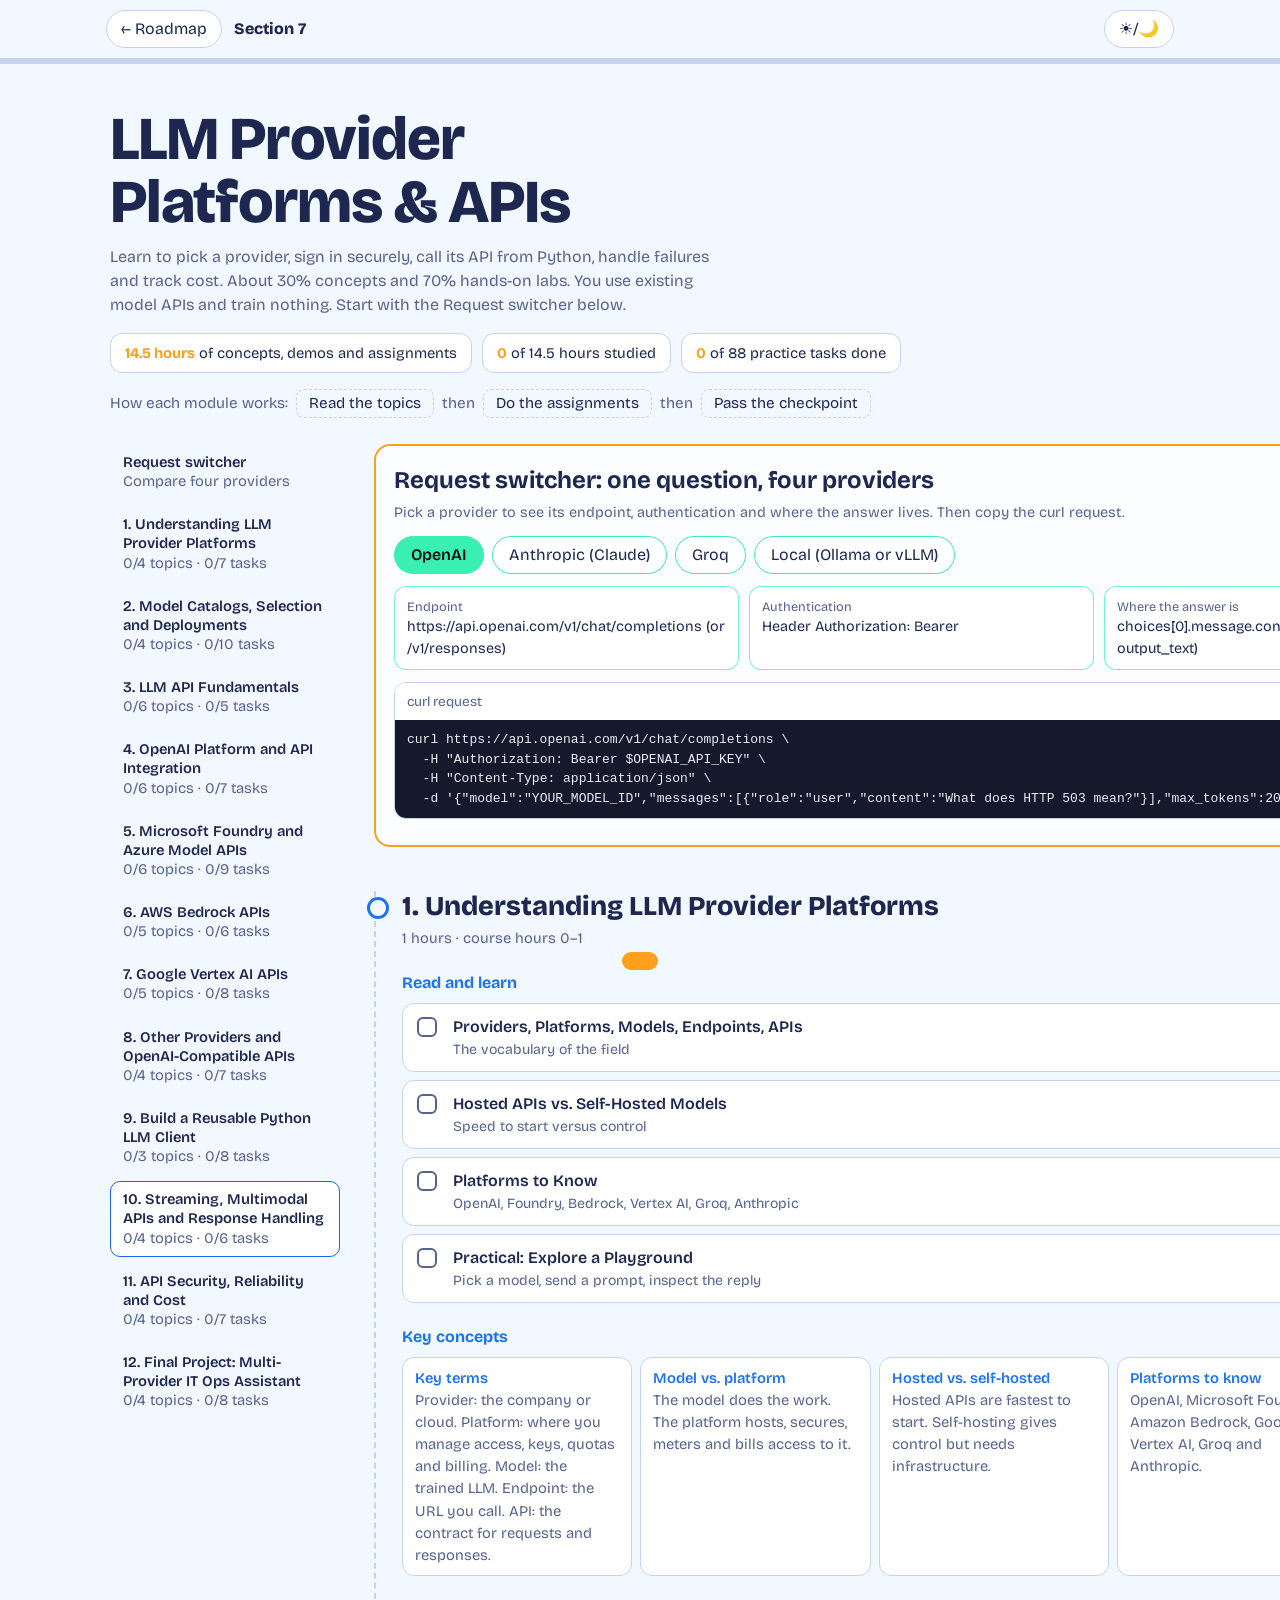
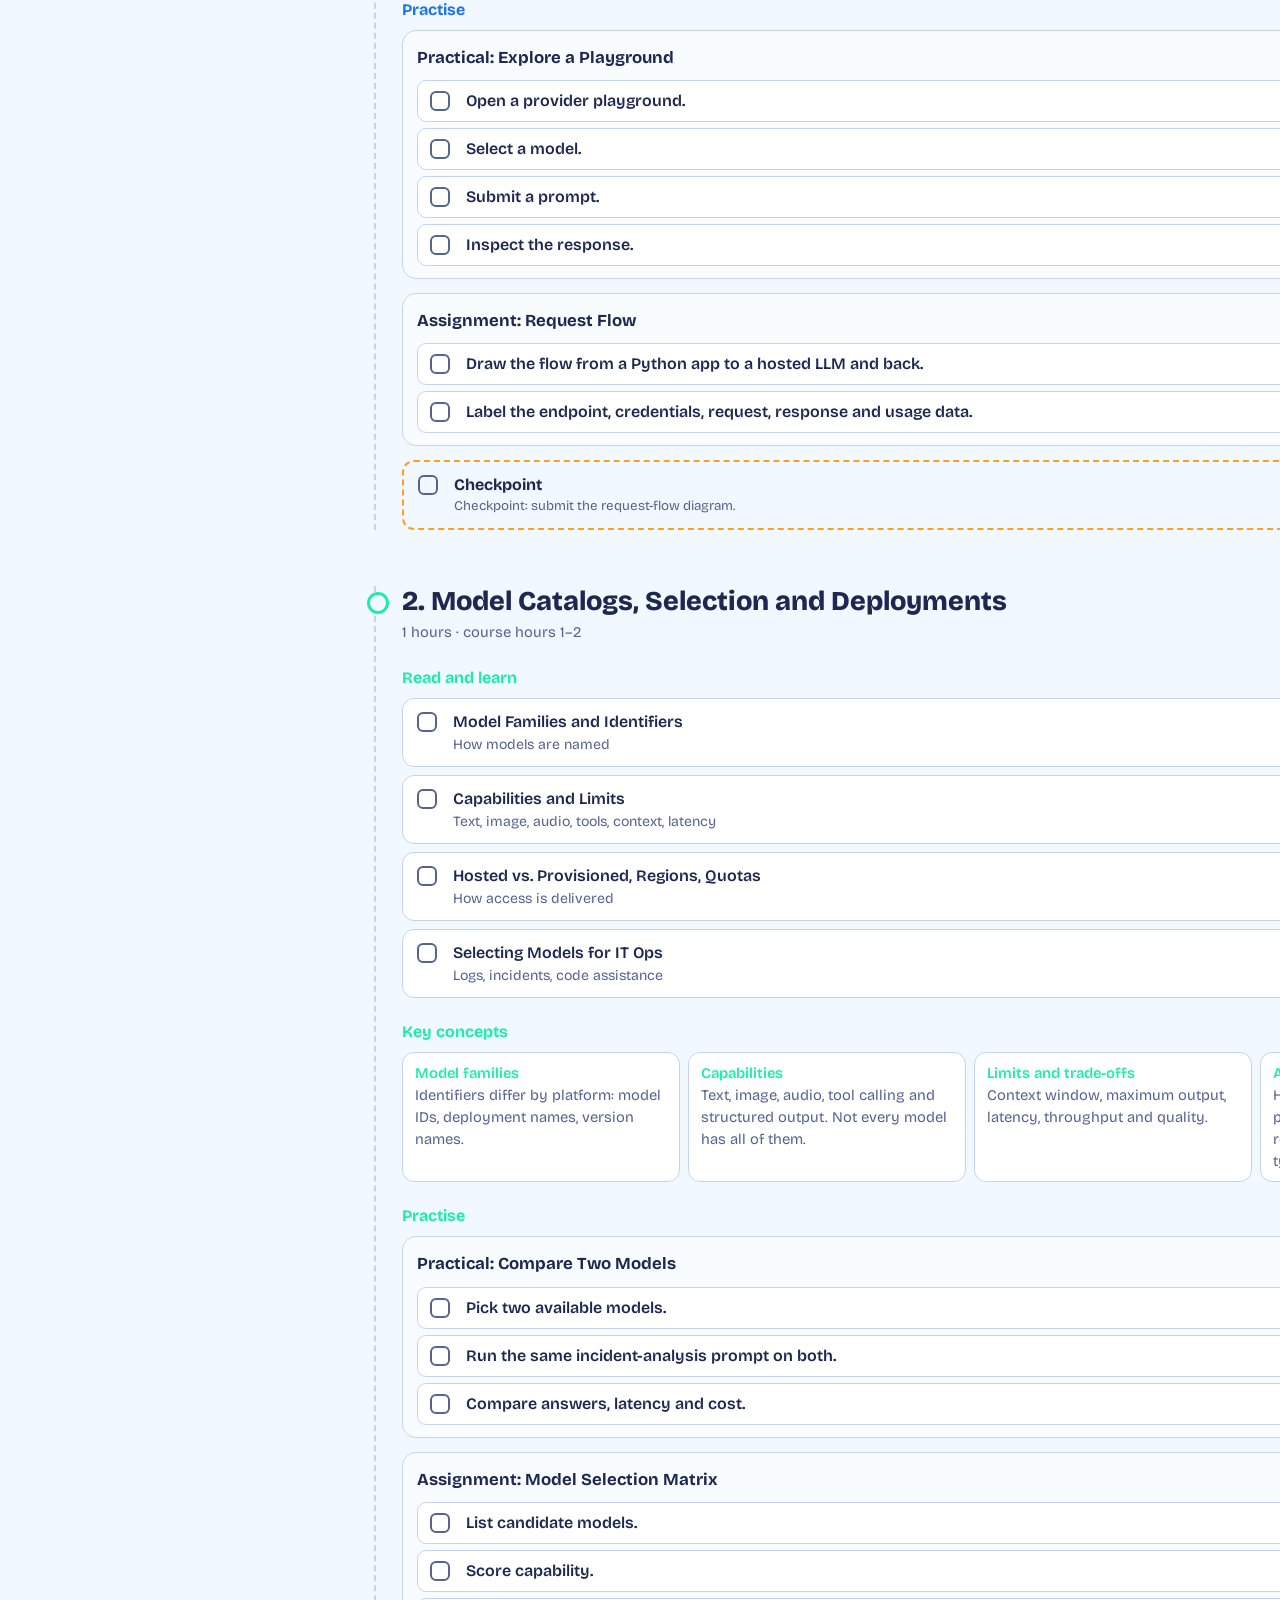
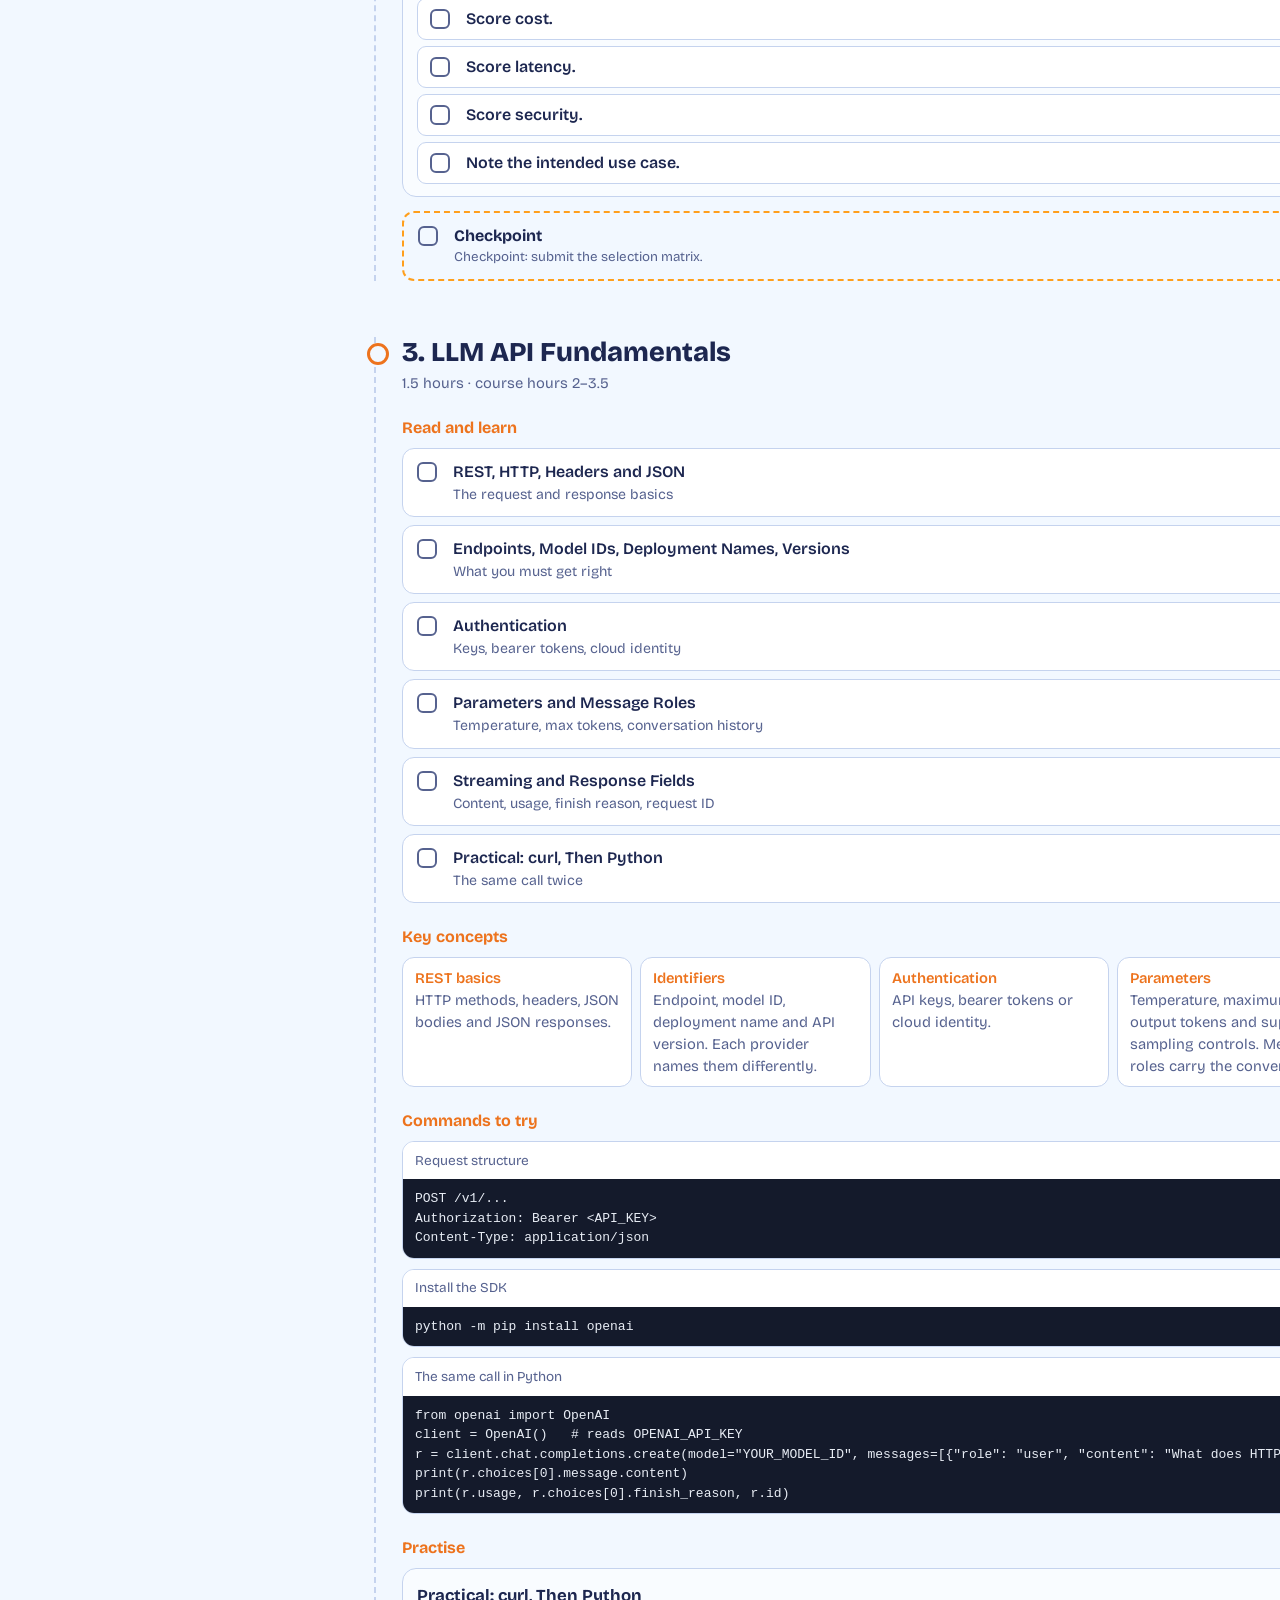
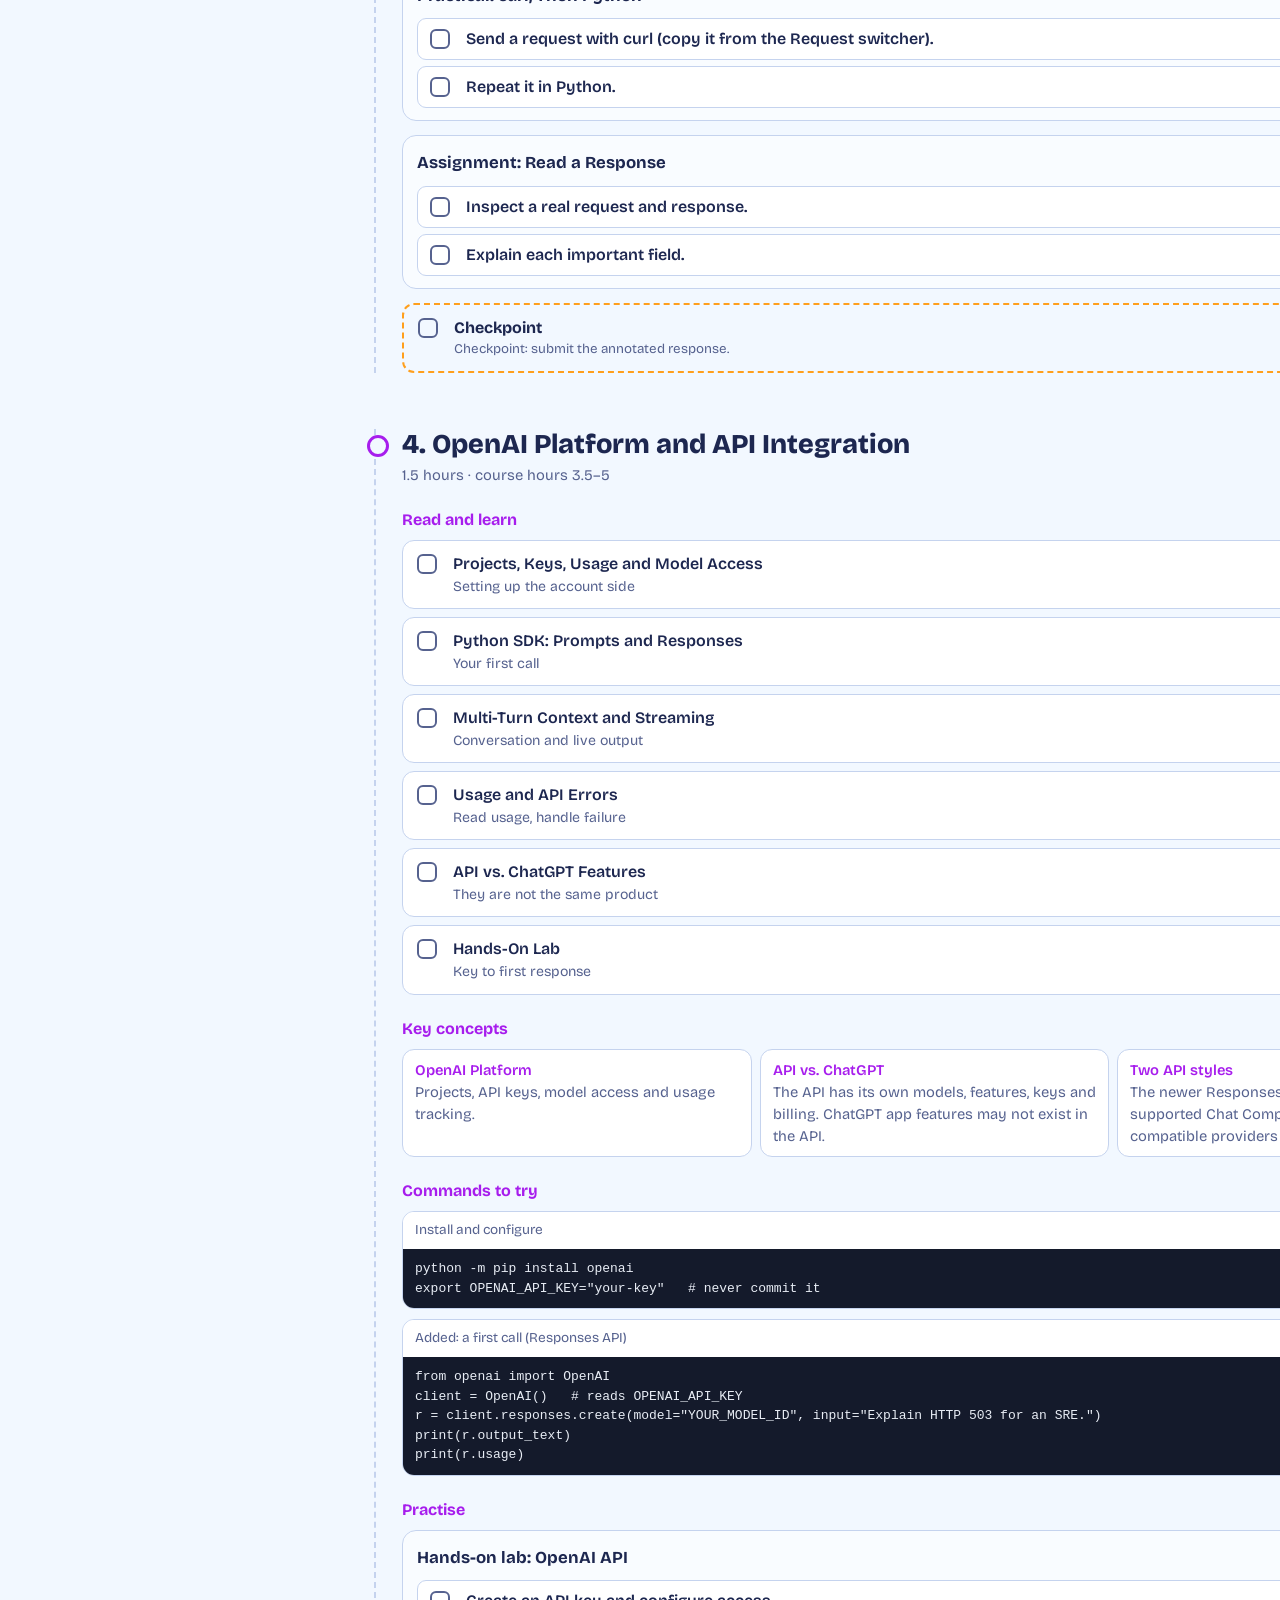
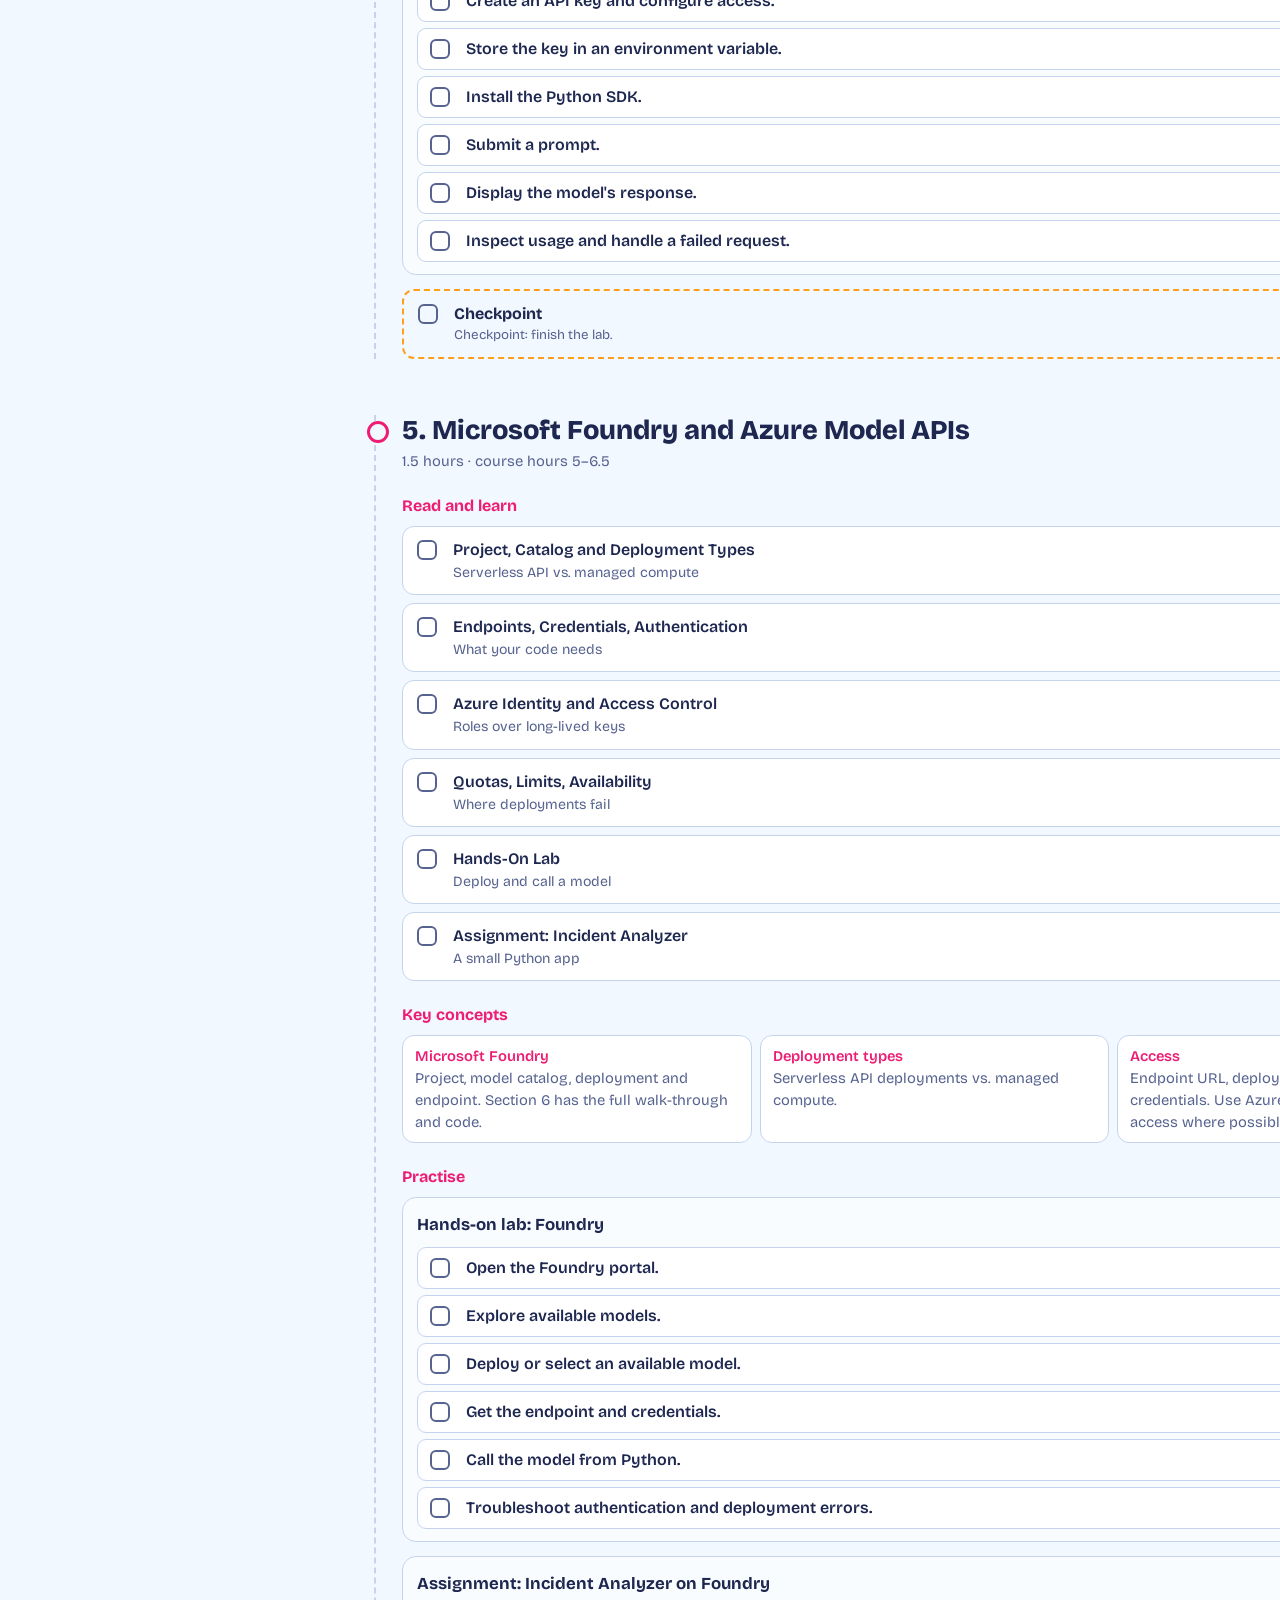
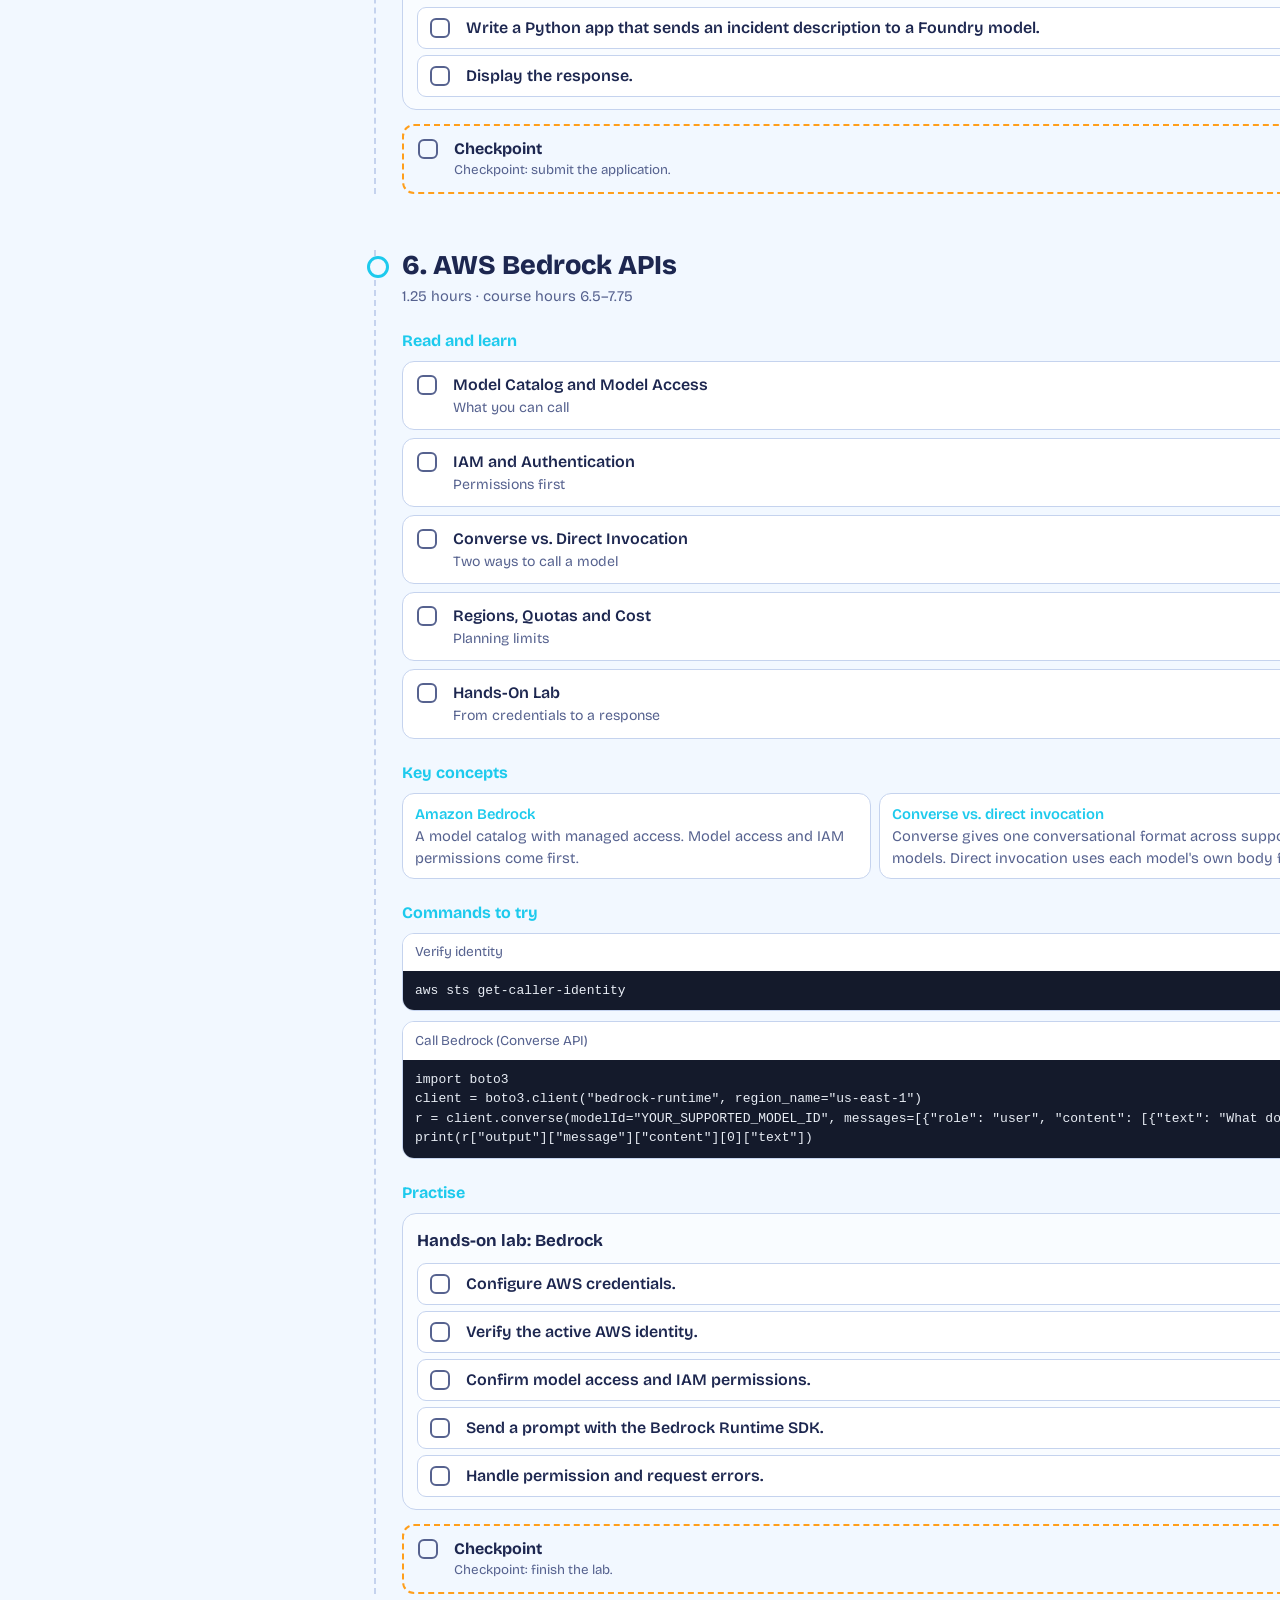
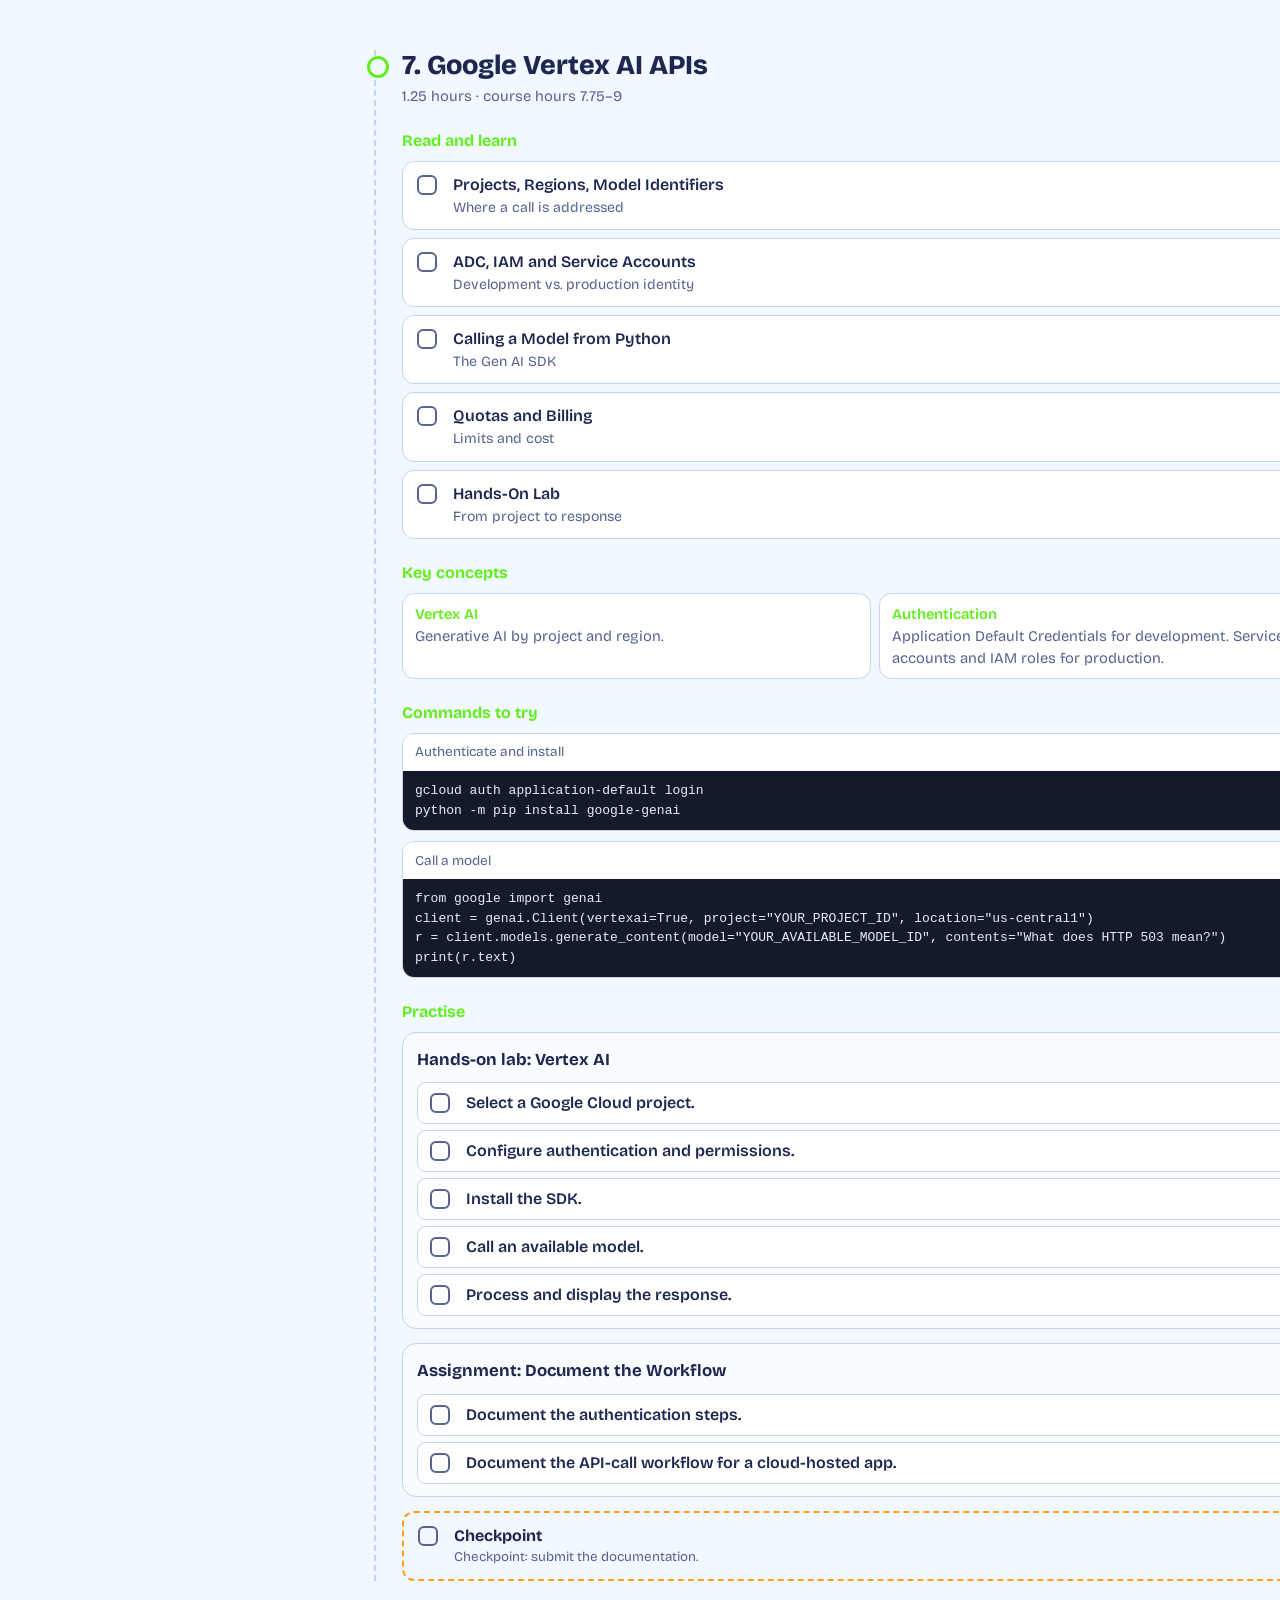
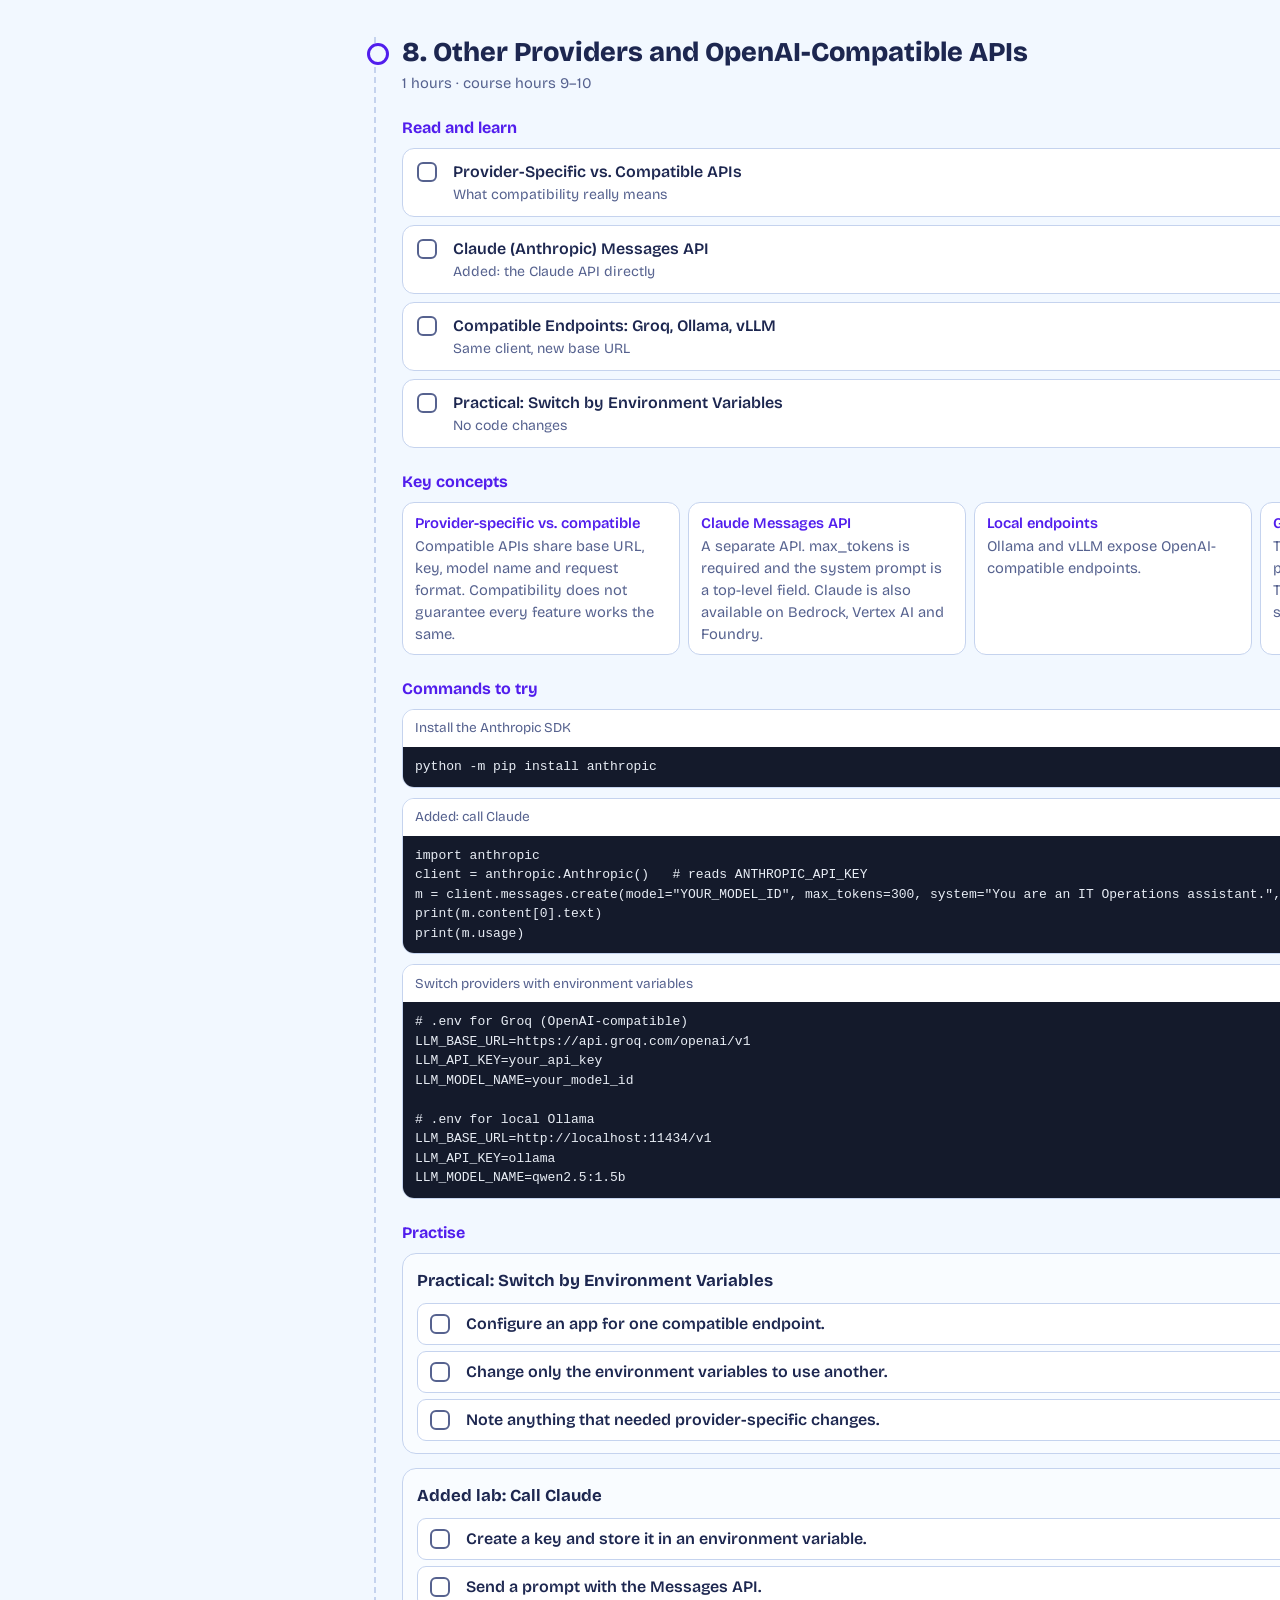
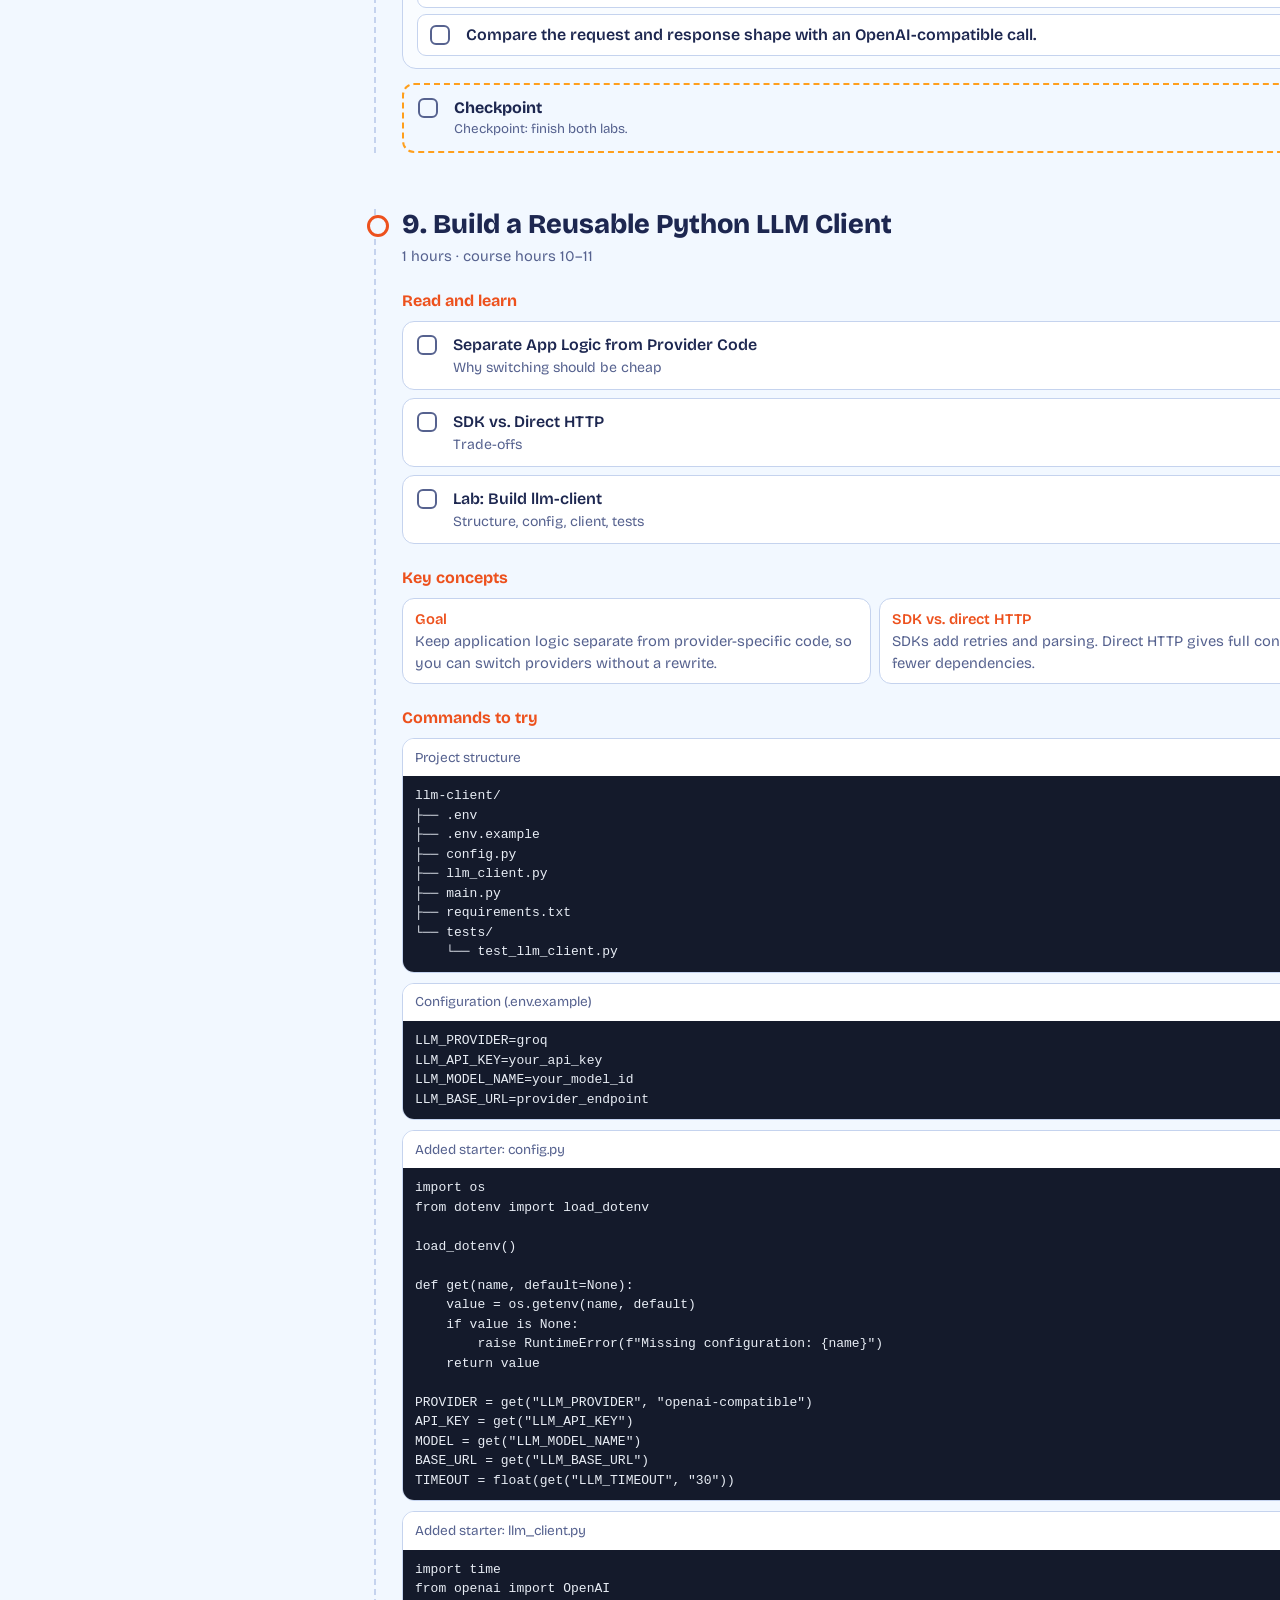
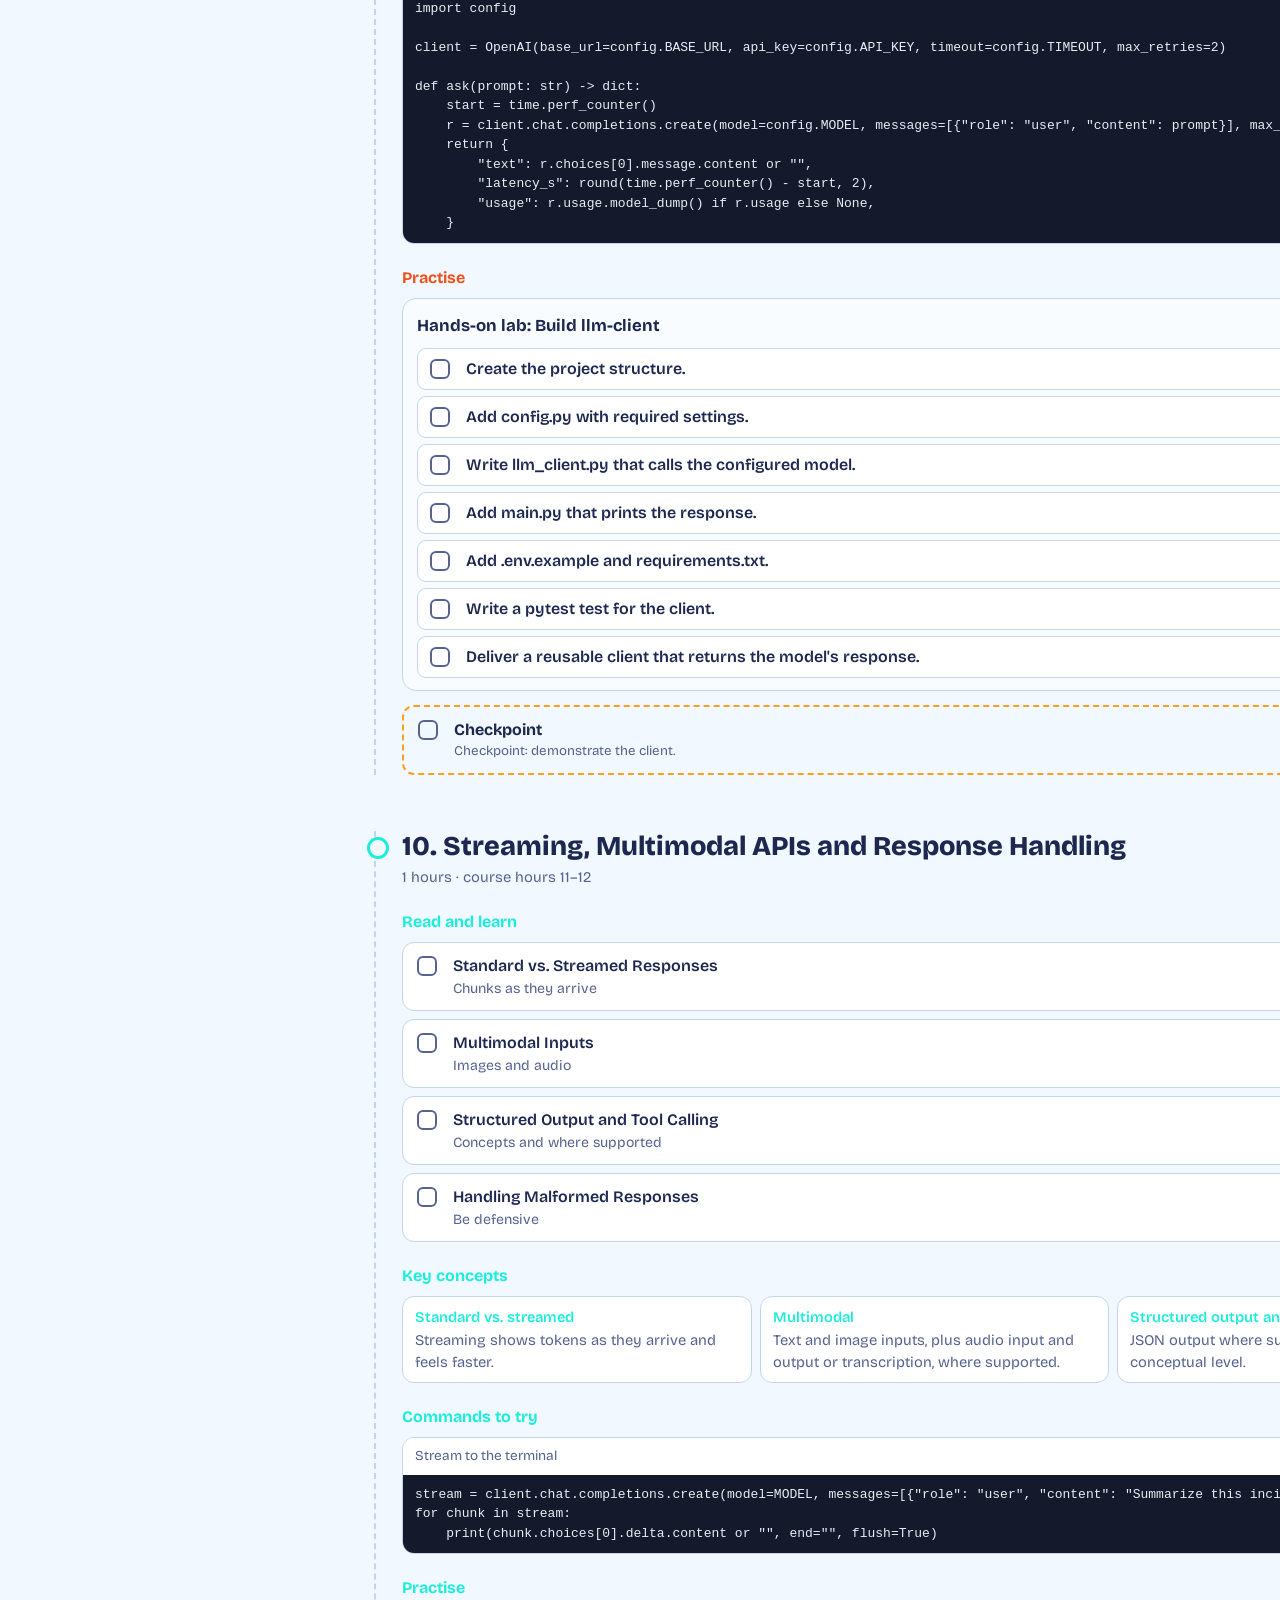
<file: aimaps/section-7-provider-apis.html>
<!DOCTYPE html>
<html lang="en" data-theme="light">
<head>
<meta charset="utf-8">
<meta name="viewport" content="width=device-width, initial-scale=1">
<title>LLM Provider Platforms & APIs | AI Ops Roadmap</title>
<link rel="icon" href="data:image/svg+xml,<svg xmlns='http://www.w3.org/2000/svg' viewBox='0 0 100 100'><text y='.9em' font-size='90'>🔌</text></svg>">
<link rel="preconnect" href="https://fonts.googleapis.com">
<link href="https://fonts.googleapis.com/css2?family=Bricolage+Grotesque:opsz,wght@12..96,400;12..96,600;12..96,800&display=swap" rel="stylesheet">
<style>
:root{--bg:#1a1640;--panel:#272160;--tx:#f4f1ff;--mu:#b9b3e6;--ln:#4d4596;--ac:#ffc93c;--bl:hsl(205 95% 68%);--ok:hsl(150 65% 48%);--sh:0 6px 18px #0005}
[data-theme=light]{--bg:#f2f8ff;--panel:#fff;--tx:#1d2750;--mu:#56628f;--ln:#c5d3ee;--ac:#ff9f1c;--bl:hsl(220 85% 52%);--ok:hsl(155 70% 35%);--sh:0 6px 16px #3b5bdb22}
*{box-sizing:border-box}
html{scroll-behavior:smooth;scroll-padding-top:70px}
body{margin:0;background-image:radial-gradient(circle at 10% 0,color-mix(in srgb,var(--ac) 22%,transparent),transparent 42%),radial-gradient(circle at 92% 8%,color-mix(in srgb,#4dabf7 22%,transparent),transparent 42%);background-attachment:fixed;background:var(--bg);color:var(--tx);font:400 16px/1.5 "Bricolage Grotesque",system-ui,sans-serif}
button,a{font:inherit;color:inherit}button{cursor:pointer}
:focus-visible{outline:3px solid var(--ac);outline-offset:2px}
.bar{position:sticky;top:0;z-index:20;background:color-mix(in srgb,var(--bg) 88%,transparent);backdrop-filter:blur(10px);border-bottom:1px solid var(--ln)}
.bar .in{max-width:1100px;margin:auto;padding:10px 16px;display:flex;gap:12px;align-items:center}
.bar b{margin-right:auto;font-weight:800}
.pill{background:var(--panel);border:1px solid var(--ln);border-radius:999px;padding:6px 14px;text-decoration:none}
#prog{height:5px;background:var(--ln)}#prog i{display:block;height:100%;width:0;background:var(--ac);transition:width .4s}
.hero{max-width:1100px;margin:44px auto 10px;padding:0 20px}
h1{font-size:clamp(2.1rem,5.5vw,3.8rem);line-height:1.03;margin:0 0 12px;font-weight:800;letter-spacing:-.02em;max-width:16ch}
.hero p{color:var(--mu);max-width:62ch;margin:0 0 10px}
.facts{display:flex;flex-wrap:wrap;gap:10px;margin:16px 0}
.facts div{border:1px solid var(--ln);background:var(--panel);border-radius:12px;padding:8px 14px;font-size:.92rem}
.facts b{color:var(--ac)}
.flow{display:flex;gap:8px;align-items:center;flex-wrap:wrap;color:var(--mu);font-size:.95rem}
.flow span{border:1.5px dashed var(--ln);border-radius:8px;padding:2px 12px;color:var(--tx)}
.wrap{max-width:1100px;margin:26px auto 80px;padding:0 20px;display:grid;grid-template-columns:230px 1fr;gap:34px}
.rail{position:sticky;top:70px;align-self:start;display:flex;flex-direction:column;gap:6px}
.rail a{display:block;text-decoration:none;padding:8px 12px;border-radius:10px;border:1px solid transparent;color:var(--mu);font-size:.92rem;line-height:1.3}
.rail a b{display:block;color:var(--tx);font-weight:600}
.rail a.act{border-color:var(--bl);background:var(--panel)}
.rail a.dn b::after{content:" ✓";color:var(--ok)}
.mod{margin-bottom:56px;position:relative;padding-left:26px;border-left:2px dashed var(--ln)}
.mod::before{content:"";position:absolute;left:-9px;top:6px;width:16px;height:16px;border-radius:50%;background:var(--bg);border:3px solid var(--bl)}
.mod.dn::before{background:var(--ok);border-color:var(--ok)}
.mh h2{margin:0;font-size:1.7rem;line-height:1.15;font-weight:800}
.mh p{margin:4px 0 0;color:var(--mu);font-size:.92rem}
h3{font-size:1rem;margin:22px 0 8px;color:var(--bl)}
.row{display:grid;grid-template-columns:24px 1fr auto;gap:12px;align-items:start;width:100%;text-align:left;background:var(--panel);border:1.5px solid var(--ln);border-radius:12px;padding:11px 14px;margin-bottom:8px;transition:border-color .2s}
.row:hover{border-color:var(--bl)}
.bx{width:20px;height:20px;border-radius:6px;border:2px solid var(--mu);margin-top:2px;display:grid;place-items:center;font-size:13px;line-height:1;color:#fff}
.row[aria-pressed=true] .bx{background:var(--ok);border-color:var(--ok)}
.row[aria-pressed=true] .bx::after{content:"✓"}
.row[aria-pressed=true] b{text-decoration:line-through;text-decoration-color:var(--mu);color:var(--mu)}
.tx b{display:block;font-weight:600}.tx small{color:var(--mu);font-size:.88rem;display:block}
.hr{color:var(--ac);font-weight:600;font-size:.9rem;white-space:nowrap}
.card{border:1.5px solid var(--ln);border-radius:14px;padding:14px 14px 6px;margin-bottom:14px;background:color-mix(in srgb,var(--panel) 55%,transparent)}
.card h4{margin:0 0 10px;font-size:1.05rem}
.card .row{border-radius:9px;padding:8px 12px;margin-bottom:6px}
.dv{margin:4px 0 10px;padding:9px 12px;border-radius:9px;border-left:4px solid var(--ac);background:color-mix(in srgb,var(--ac) 12%,transparent);font-size:.92rem}
.note{font-size:.9rem;color:var(--mu);margin:0 0 8px}
.cp{display:grid;grid-template-columns:24px 1fr;gap:12px;width:100%;text-align:left;margin-top:14px;padding:11px 14px;border:2px dashed var(--ac);border-radius:12px;background:none}
.cp[aria-pressed=true]{border-style:solid;background:color-mix(in srgb,var(--ok) 16%,transparent);border-color:var(--ok)}
.cp[aria-pressed=true] .bx{background:var(--ok);border-color:var(--ok)}
.cp[aria-pressed=true] .bx::after{content:"✓"}
.cp small{display:block;color:var(--mu)}
.kg{display:grid;grid-template-columns:repeat(auto-fit,minmax(230px,1fr));gap:8px}
.kc{background:var(--panel);border:1.5px solid var(--ln);border-radius:12px;padding:9px 12px;font-size:.92rem;color:var(--mu)}
.kc b{display:block;color:var(--bl);font-weight:600}
.cmd{margin-bottom:10px;border:1.5px solid var(--ln);border-radius:12px;overflow:hidden}
.ch{display:flex;justify-content:space-between;align-items:center;padding:6px 12px;background:var(--panel);font-size:.85rem;color:var(--mu)}
.cb{border:1px solid var(--ln);background:none;border-radius:8px;padding:2px 10px;font-size:.8rem}
.cmd pre{margin:0;padding:10px 12px;overflow-x:auto;font:13px/1.5 ui-monospace,Menlo,Consolas,monospace;background:#141a2b;color:#e8edf5}
.tri{border:2px solid var(--ac);border-radius:16px;padding:16px 18px;margin-bottom:44px;background:color-mix(in srgb,var(--panel) 70%,transparent)}
.tri h2{margin:0 0 4px;font-size:1.5rem}
.tabs{display:flex;gap:8px;flex-wrap:wrap;margin:12px 0}
.tabs button{border:1.5px solid hsl(var(--h) 85% 58%);background:var(--panel);border-radius:999px;padding:6px 16px}
.tabs button.on{background:hsl(var(--h) 85% 58%);color:#101010;font-weight:600}
.tp{display:grid;grid-template-columns:repeat(auto-fit,minmax(210px,1fr));gap:10px;margin-bottom:12px}
.tp div{background:var(--panel);border:1.5px solid hsl(var(--h) 85% 58%/.7);border-radius:12px;padding:10px 12px;font-size:.9rem;overflow-wrap:anywhere}
.tp small{display:block;color:var(--mu);font-size:.8rem}
#tc{white-space:pre-wrap}
#toast{position:fixed;bottom:20px;left:50%;transform:translate(-50%,90px);background:var(--ac);color:#101010;padding:9px 18px;border-radius:99px;font-weight:600;transition:transform .35s;z-index:30}
#toast.show{transform:translate(-50%,0)}
@media(max-width:800px){
.wrap{grid-template-columns:1fr;gap:18px}
.rail{flex-direction:row;overflow-x:auto;top:52px;background:var(--bg);padding:6px 0;z-index:10}
.rail a{min-width:150px}.mod{padding-left:18px}
}
@media(prefers-reduced-motion:reduce){*{transition:none!important;scroll-behavior:auto!important}}
</style>
</head>
<body>
<div class="bar"><div class="in">
<a class="pill" href="index.html">← Roadmap</a>
<b>Section 7</b>
<button class="pill" id="theme" aria-label="Toggle theme">☀/🌙</button>
</div><div id="prog"><i></i></div></div>

<header class="hero">
<h1>LLM Provider Platforms & APIs</h1>
<p>Learn to pick a provider, sign in securely, call its API from Python, handle failures and track cost. About 30% concepts and 70% hands-on labs. You use existing model APIs and train nothing. Start with the Request switcher below.</p>
<div class="facts"><div><b>14.5 hours</b> of concepts, demos and assignments</div><div><b id="hd">0</b> of 14.5 hours studied</div><div><b id="td">0</b> of <span id="tt">0</span> practice tasks done</div></div>
<div class="flow">How each module works: <span>Read the topics</span> then <span>Do the assignments</span> then <span>Pass the checkpoint</span></div>
</header>

<div class="wrap">
<nav class="rail" id="rail" aria-label="Modules"></nav>
<main><section class="tri" id="tri"><h2>Request switcher: one question, four providers</h2><p class="note">Pick a provider to see its endpoint, authentication and where the answer lives. Then copy the curl request.</p>
<div class="tabs" id="tabs"></div><div class="tp" id="tp"></div>
<div class="cmd"><div class="ch"><span>curl request</span><button class="cb">Copy</button></div><pre id="tc"></pre></div></section>
<div id="mods"></div></main>
</div>
<div id="toast" role="status"></div>

<script>
const M=[
{t:"Understanding LLM Provider Platforms",h:1,
T:[["Providers, Platforms, Models, Endpoints, APIs","The vocabulary of the field",.25],["Hosted APIs vs. Self-Hosted Models","Speed to start versus control",.25],["Platforms to Know","OpenAI, Foundry, Bedrock, Vertex AI, Groq, Anthropic",.25],["Practical: Explore a Playground","Pick a model, send a prompt, inspect the reply",.25]],
K:[["Key terms","Provider: the company or cloud. Platform: where you manage access, keys, quotas and billing. Model: the trained LLM. Endpoint: the URL you call. API: the contract for requests and responses."],["Model vs. platform","The model does the work. The platform hosts, secures, meters and bills access to it."],["Hosted vs. self-hosted","Hosted APIs are fastest to start. Self-hosting gives control but needs infrastructure."],["Platforms to know","OpenAI, Microsoft Foundry, Amazon Bedrock, Google Vertex AI, Groq and Anthropic."],["Tools and prerequisites","Python, curl or Postman, python-dotenv, a provider SDK, Git and pytest. Know basic Python, JSON, HTTP, environment variables and the command line."],["Cost control","Use small test requests. Check billing, quotas and account permissions before each lab. Access depends on account, region and subscription."]],
A:[["Practical: Explore a Playground",["Open a provider playground.","Select a model.","Submit a prompt.","Inspect the response."]],["Assignment: Request Flow",["Draw the flow from a Python app to a hosted LLM and back.","Label the endpoint, credentials, request, response and usage data."]]],
C:"Checkpoint: submit the request-flow diagram."},
{t:"Model Catalogs, Selection and Deployments",h:1,
T:[["Model Families and Identifiers","How models are named",.25],["Capabilities and Limits","Text, image, audio, tools, context, latency",.25],["Hosted vs. Provisioned, Regions, Quotas","How access is delivered",.25],["Selecting Models for IT Ops","Logs, incidents, code assistance",.25]],
K:[["Model families","Identifiers differ by platform: model IDs, deployment names, version names."],["Capabilities","Text, image, audio, tool calling and structured output. Not every model has all of them."],["Limits and trade-offs","Context window, maximum output, latency, throughput and quality."],["Access","Hosted access vs. dedicated or provisioned capacity. Check regions, quotas and deployment types."],["For IT Ops","Match the model to log analysis, incident summaries or code help. Test on your own data."]],
A:[["Practical: Compare Two Models",["Pick two available models.","Run the same incident-analysis prompt on both.","Compare answers, latency and cost."]],["Assignment: Model Selection Matrix",["List candidate models.","Score capability.","Score cost.","Score latency.","Score security.","Note the intended use case."]]],
C:"Checkpoint: submit the selection matrix."},
{t:"LLM API Fundamentals",h:1.5,
T:[["REST, HTTP, Headers and JSON","The request and response basics",.25],["Endpoints, Model IDs, Deployment Names, Versions","What you must get right",.25],["Authentication","Keys, bearer tokens, cloud identity",.25],["Parameters and Message Roles","Temperature, max tokens, conversation history",.25],["Streaming and Response Fields","Content, usage, finish reason, request ID",.25],["Practical: curl, Then Python","The same call twice",.25]],
K:[["REST basics","HTTP methods, headers, JSON bodies and JSON responses."],["Identifiers","Endpoint, model ID, deployment name and API version. Each provider names them differently."],["Authentication","API keys, bearer tokens or cloud identity."],["Parameters","Temperature, maximum output tokens and supported sampling controls. Message roles carry the conversation."],["Response fields","Content, usage, finish reason and request ID. Streaming returns chunks instead of one body."],["Provider differences","Endpoints, headers and body shapes differ. Use the Request switcher above."]],
X:[["Request structure","POST /v1/...\nAuthorization: Bearer <API_KEY>\nContent-Type: application/json"],["Install the SDK","python -m pip install openai"],["The same call in Python","from openai import OpenAI\nclient = OpenAI()   # reads OPENAI_API_KEY\nr = client.chat.completions.create(model=\"YOUR_MODEL_ID\", messages=[{\"role\": \"user\", \"content\": \"What does HTTP 503 mean?\"}], max_tokens=200)\nprint(r.choices[0].message.content)\nprint(r.usage, r.choices[0].finish_reason, r.id)"]],
A:[["Practical: curl, Then Python",["Send a request with curl (copy it from the Request switcher).","Repeat it in Python."]],["Assignment: Read a Response",["Inspect a real request and response.","Explain each important field."]]],
C:"Checkpoint: submit the annotated response."},
{t:"OpenAI Platform and API Integration",h:1.5,
T:[["Projects, Keys, Usage and Model Access","Setting up the account side",.25],["Python SDK: Prompts and Responses","Your first call",.25],["Multi-Turn Context and Streaming","Conversation and live output",.25],["Usage and API Errors","Read usage, handle failure",.25],["API vs. ChatGPT Features","They are not the same product",.25],["Hands-On Lab","Key to first response",.25]],
K:[["OpenAI Platform","Projects, API keys, model access and usage tracking."],["API vs. ChatGPT","The API has its own models, features, keys and billing. ChatGPT app features may not exist in the API."],["Two API styles","The newer Responses API and the widely supported Chat Completions API. Many compatible providers copy Chat Completions."],["Handle","Usage data, failed requests and multi-turn context."]],
X:[["Install and configure","python -m pip install openai\nexport OPENAI_API_KEY=\"your-key\"   # never commit it"],["Added: a first call (Responses API)","from openai import OpenAI\nclient = OpenAI()   # reads OPENAI_API_KEY\nr = client.responses.create(model=\"YOUR_MODEL_ID\", input=\"Explain HTTP 503 for an SRE.\")\nprint(r.output_text)\nprint(r.usage)"]],
A:[["Hands-on lab: OpenAI API",["Create an API key and configure access.","Store the key in an environment variable.","Install the Python SDK.","Submit a prompt.","Display the model's response.","Inspect usage and handle a failed request."]]],
C:"Checkpoint: finish the lab."},
{t:"Microsoft Foundry and Azure Model APIs",h:1.5,
T:[["Project, Catalog and Deployment Types","Serverless API vs. managed compute",.25],["Endpoints, Credentials, Authentication","What your code needs",.25],["Azure Identity and Access Control","Roles over long-lived keys",.25],["Quotas, Limits, Availability","Where deployments fail",.25],["Hands-On Lab","Deploy and call a model",.25],["Assignment: Incident Analyzer","A small Python app",.25]],
K:[["Microsoft Foundry","Project, model catalog, deployment and endpoint. Section 6 has the full walk-through and code."],["Deployment types","Serverless API deployments vs. managed compute."],["Access","Endpoint URL, deployment name and credentials. Use Azure identity and role-based access where possible."],["Limits","Quotas, rate limits and deployment availability vary by model and region."]],
A:[["Hands-on lab: Foundry",["Open the Foundry portal.","Explore available models.","Deploy or select an available model.","Get the endpoint and credentials.","Call the model from Python.","Troubleshoot authentication and deployment errors."]],["Assignment: Incident Analyzer on Foundry",["Write a Python app that sends an incident description to a Foundry model.","Display the response."]]],
C:"Checkpoint: submit the application."},
{t:"AWS Bedrock APIs",h:1.25,
T:[["Model Catalog and Model Access","What you can call",.25],["IAM and Authentication","Permissions first",.25],["Converse vs. Direct Invocation","Two ways to call a model",.25],["Regions, Quotas and Cost","Planning limits",.25],["Hands-On Lab","From credentials to a response",.25]],
K:[["Amazon Bedrock","A model catalog with managed access. Model access and IAM permissions come first."],["Converse vs. direct invocation","Converse gives one conversational format across supported models. Direct invocation uses each model's own body format."],["Also","Streaming where supported, regions, quotas and cost."]],
X:[["Verify identity","aws sts get-caller-identity"],["Call Bedrock (Converse API)","import boto3\nclient = boto3.client(\"bedrock-runtime\", region_name=\"us-east-1\")\nr = client.converse(modelId=\"YOUR_SUPPORTED_MODEL_ID\", messages=[{\"role\": \"user\", \"content\": [{\"text\": \"What does HTTP 503 mean?\"}]}], inferenceConfig={\"maxTokens\": 200})\nprint(r[\"output\"][\"message\"][\"content\"][0][\"text\"])"]],
A:[["Hands-on lab: Bedrock",["Configure AWS credentials.","Verify the active AWS identity.","Confirm model access and IAM permissions.","Send a prompt with the Bedrock Runtime SDK.","Handle permission and request errors."]]],
C:"Checkpoint: finish the lab."},
{t:"Google Vertex AI APIs",h:1.25,
T:[["Projects, Regions, Model Identifiers","Where a call is addressed",.25],["ADC, IAM and Service Accounts","Development vs. production identity",.25],["Calling a Model from Python","The Gen AI SDK",.25],["Quotas and Billing","Limits and cost",.25],["Hands-On Lab","From project to response",.25]],
K:[["Vertex AI","Generative AI by project and region."],["Authentication","Application Default Credentials for development. Service accounts and IAM roles for production."],["Also","Model availability, quotas and billing."]],
X:[["Authenticate and install","gcloud auth application-default login\npython -m pip install google-genai"],["Call a model","from google import genai\nclient = genai.Client(vertexai=True, project=\"YOUR_PROJECT_ID\", location=\"us-central1\")\nr = client.models.generate_content(model=\"YOUR_AVAILABLE_MODEL_ID\", contents=\"What does HTTP 503 mean?\")\nprint(r.text)"]],
A:[["Hands-on lab: Vertex AI",["Select a Google Cloud project.","Configure authentication and permissions.","Install the SDK.","Call an available model.","Process and display the response."]],["Assignment: Document the Workflow",["Document the authentication steps.","Document the API-call workflow for a cloud-hosted app."]]],
C:"Checkpoint: submit the documentation."},
{t:"Other Providers and OpenAI-Compatible APIs",h:1,
T:[["Provider-Specific vs. Compatible APIs","What compatibility really means",.25],["Claude (Anthropic) Messages API","Added: the Claude API directly",.25],["Compatible Endpoints: Groq, Ollama, vLLM","Same client, new base URL",.25],["Practical: Switch by Environment Variables","No code changes",.25]],
K:[["Provider-specific vs. compatible","Compatible APIs share base URL, key, model name and request format. Compatibility does not guarantee every feature works the same."],["Claude Messages API","A separate API. max_tokens is required and the system prompt is a top-level field. Claude is also available on Bedrock, Vertex AI and Foundry."],["Local endpoints","Ollama and vLLM expose OpenAI-compatible endpoints."],["Gateways (added tip)","Tools like LiteLLM or OpenRouter put many providers behind one API. They are useful, but add a hop to secure and monitor."],["Careful","Authentication, streaming and tool calling often need provider-specific changes."]],
X:[["Install the Anthropic SDK","python -m pip install anthropic"],["Added: call Claude","import anthropic\nclient = anthropic.Anthropic()   # reads ANTHROPIC_API_KEY\nm = client.messages.create(model=\"YOUR_MODEL_ID\", max_tokens=300, system=\"You are an IT Operations assistant.\", messages=[{\"role\": \"user\", \"content\": \"What does HTTP 503 mean?\"}])\nprint(m.content[0].text)\nprint(m.usage)"],["Switch providers with environment variables","# .env for Groq (OpenAI-compatible)\nLLM_BASE_URL=https://api.groq.com/openai/v1\nLLM_API_KEY=your_api_key\nLLM_MODEL_NAME=your_model_id\n\n# .env for local Ollama\nLLM_BASE_URL=http://localhost:11434/v1\nLLM_API_KEY=ollama\nLLM_MODEL_NAME=qwen2.5:1.5b"]],
A:[["Practical: Switch by Environment Variables",["Configure an app for one compatible endpoint.","Change only the environment variables to use another.","Note anything that needed provider-specific changes."]],["Added lab: Call Claude",["Create a key and store it in an environment variable.","Send a prompt with the Messages API.","Compare the request and response shape with an OpenAI-compatible call."]]],
C:"Checkpoint: finish both labs."},
{t:"Build a Reusable Python LLM Client",h:1,
T:[["Separate App Logic from Provider Code","Why switching should be cheap",.25],["SDK vs. Direct HTTP","Trade-offs",.25],["Lab: Build llm-client","Structure, config, client, tests",.5]],
K:[["Goal","Keep application logic separate from provider-specific code, so you can switch providers without a rewrite."],["SDK vs. direct HTTP","SDKs add retries and parsing. Direct HTTP gives full control and fewer dependencies."],["Rules","Config in environment variables, reusable functions, response parsing and exception handling."]],
X:[["Project structure","llm-client/\n├── .env\n├── .env.example\n├── config.py\n├── llm_client.py\n├── main.py\n├── requirements.txt\n└── tests/\n    └── test_llm_client.py"],["Configuration (.env.example)","LLM_PROVIDER=groq\nLLM_API_KEY=your_api_key\nLLM_MODEL_NAME=your_model_id\nLLM_BASE_URL=provider_endpoint"],["Added starter: config.py","import os\nfrom dotenv import load_dotenv\n\nload_dotenv()\n\ndef get(name, default=None):\n    value = os.getenv(name, default)\n    if value is None:\n        raise RuntimeError(f\"Missing configuration: {name}\")\n    return value\n\nPROVIDER = get(\"LLM_PROVIDER\", \"openai-compatible\")\nAPI_KEY = get(\"LLM_API_KEY\")\nMODEL = get(\"LLM_MODEL_NAME\")\nBASE_URL = get(\"LLM_BASE_URL\")\nTIMEOUT = float(get(\"LLM_TIMEOUT\", \"30\"))"],["Added starter: llm_client.py","import time\nfrom openai import OpenAI\nimport config\n\nclient = OpenAI(base_url=config.BASE_URL, api_key=config.API_KEY, timeout=config.TIMEOUT, max_retries=2)\n\ndef ask(prompt: str) -> dict:\n    start = time.perf_counter()\n    r = client.chat.completions.create(model=config.MODEL, messages=[{\"role\": \"user\", \"content\": prompt}], max_tokens=300)\n    return {\n        \"text\": r.choices[0].message.content or \"\",\n        \"latency_s\": round(time.perf_counter() - start, 2),\n        \"usage\": r.usage.model_dump() if r.usage else None,\n    }"]],
A:[["Hands-on lab: Build llm-client",["Create the project structure.","Add config.py with required settings.","Write llm_client.py that calls the configured model.","Add main.py that prints the response.","Add .env.example and requirements.txt.","Write a pytest test for the client.","Deliver a reusable client that returns the model's response."]]],
C:"Checkpoint: demonstrate the client."},
{t:"Streaming, Multimodal APIs and Response Handling",h:1,
T:[["Standard vs. Streamed Responses","Chunks as they arrive",.25],["Multimodal Inputs","Images and audio",.25],["Structured Output and Tool Calling","Concepts and where supported",.25],["Handling Malformed Responses","Be defensive",.25]],
K:[["Standard vs. streamed","Streaming shows tokens as they arrive and feels faster."],["Multimodal","Text and image inputs, plus audio input and output or transcription, where supported."],["Structured output and tools","JSON output where supported. Tool calling at a conceptual level."],["Be defensive","Handle incomplete, malformed or unexpected responses."]],
X:[["Stream to the terminal","stream = client.chat.completions.create(model=MODEL, messages=[{\"role\": \"user\", \"content\": \"Summarize this incident: API latency rose after a deploy.\"}], stream=True)\nfor chunk in stream:\n    print(chunk.choices[0].delta.content or \"\", end=\"\", flush=True)"]],
A:[["Practical options",["Stream an incident summary to the terminal.","Send a synthetic infrastructure dashboard image to a vision-capable model.","Extract structured fields from an incident description."]],["Assignment: Standard vs. Streamed",["Run the same request both ways.","Compare the two responses."]]],
C:"Checkpoint: submit the comparison."},
{t:"API Security, Reliability and Cost",h:1,
T:[["Key Storage, Rotation, Least Privilege","Credentials done right",.25],["Timeouts, Retries, Backoff, Rate Limits","Reliability patterns",.25],["HTTP Errors and Safe Logging","What each status means",.25],["Token Pricing, Quotas, Privacy","Cost and data handling",.25]],
K:[["Keys","Store securely and rotate. Never put keys in frontend code or Git. Prefer managed or cloud identity and least privilege."],["Reliability","Timeouts, bounded retries, exponential backoff and rate-limit handling."],["HTTP errors","400 bad request, 401 bad credentials, 403 no permission, 404 wrong model or endpoint, 429 rate limit, 5xx provider trouble."],["Logging","Record request IDs, latency and token usage. Never log secrets or sensitive prompts."],["Cost and privacy","Track input and output token pricing, quotas and budgets. Review each provider's data-handling terms."]],
X:[["Safe error handling","import openai\n\ntry:\n    r = client.chat.completions.create(model=MODEL, messages=msgs, timeout=30)\nexcept openai.AuthenticationError:\n    print(\"Check the API key\")\nexcept openai.RateLimitError:\n    print(\"Rate limited: back off and retry later\")\nexcept openai.APITimeoutError:\n    print(\"The request timed out\")\nexcept openai.APIStatusError as e:\n    print(\"API error\", e.status_code, e.response.headers.get(\"x-request-id\"))"]],
A:[["Practical: Break It Safely",["Simulate an invalid API key.","Simulate a timeout.","Simulate a rate-limit error.","Implement safe error handling for each."]],["Assignment: Production-Readiness Checklist",["Write a checklist for an LLM-powered IT Ops app.","Cover keys, identity, retries, limits, logging, cost and privacy."]]],
C:"Checkpoint: submit the checklist."},
{t:"Final Project: Multi-Provider IT Ops Assistant",h:1.5,
T:[["Project Brief","Input, expected output, validation note",.25],["Implementation","Seven requirements",.75],["Test and Demonstrate","Show it works, then switch providers",.25],["Assessment","100 points",.25]],
K:[["Project","A multi-provider IT Operations assistant. It accepts an incident description and asks an LLM to analyze it."],["Example","Input: response time is up, CPU is 95% and requests time out. Output: incident, possible causes, recommended checks, and a note that recommendations need validation against monitoring data."],["Scoring (100)","Configuration and authentication 20, request and response handling 20, error handling and reliability 20, security and credentials 20, documentation and demonstration 20."],["Suggested schedule","Day 1: modules 1 to 3. Day 2: 4 and 5. Day 3: 6 to 8. Day 4: 9 to 11. Day 5: module 12."]],
A:[["Project requirements",["Configure a provider with environment variables.","Send a request to the selected model.","Process and display the response.","Add timeout and exception handling.","Record latency and token usage when available.","Keep credentials out of source control.","Demonstrate switching to another compatible provider, if available."]]],
C:"Checkpoint: demonstrate the assistant."}
];
const $=s=>document.querySelector(s);
let st={},theme="dark";
try{st=JSON.parse(localStorage.getItem("aiops-s7")||"{}");theme=localStorage.getItem("aiops-theme")||"light"}catch(e){}
document.documentElement.dataset.theme=theme;
const save=()=>{try{localStorage.setItem("aiops-s7",JSON.stringify(st))}catch(e){}};
let cum=0,tasks=0;
M.forEach(m=>{m.s=cum;cum+=m.h;m.e=cum;tasks+=m.A.reduce((a,x)=>a+x[1].length,0)+1});
$("#tt").textContent=tasks;
$("#rail").innerHTML='<a href="#tri"><b>Request switcher</b><span>Compare four providers</span></a>'+M.map((m,a)=>`<a href="#m${a}" data-a="${a}"><b>${a+1}. ${m.t}</b><span class="rc"></span></a>`).join("");
$("#mods").innerHTML=M.map((m,a)=>`<section class="mod" id="m${a}" style="--bl:hsl(${[215,160,25,280,335,190,100,255,15,175,305,70][a]} 85% 52%)"><div class="mh"><h2>${a+1}. ${m.t}</h2><p>${m.h} hours · course hours ${m.s}–${m.e}</p></div>
<h3>Read and learn</h3>${m.T.map((t,i)=>`<button class="row" data-k="t.${a}.${i}" data-h="${t[2]}" aria-pressed="false"><span class="bx"></span><span class="tx"><b>${t[0]}</b><small>${t[1]}</small></span><span class="hr">${t[2]} h</span></button>`).join("")}
${m.K?`<h3>Key concepts</h3><div class="kg">${m.K.map(k=>`<div class="kc"><b>${k[0]}</b>${k[1]}</div>`).join("")}</div>`:""}${m.P?`<div class="dv"><strong>${m.PL||"Python demonstration"}:</strong> ${m.P}</div>`:""}${m.X?`<h3>Commands to try</h3>${m.X.map(x=>`<div class="cmd"><div class="ch"><span>${x[0]}</span><button class="cb">Copy</button></div><pre>${x[1].replace(/&/g,"&amp;").replace(/</g,"&lt;")}</pre></div>`).join("")}`:""}<h3>Practise</h3>${m.N?`<p class="note">${m.N}</p>`:""}${m.A.map((x,i)=>`<div class="card"><h4>${x[0]}</h4>${x[1].map((s,j)=>`<button class="row" data-k="a.${a}.${i}.${j}" data-s="1" aria-pressed="false"><span class="bx"></span><span class="tx"><b>${s}</b></span><span></span></button>`).join("")}</div>`).join("")}
${m.D?`<div class="dv"><strong>Deliverable:</strong> ${m.D}</div>`:""}
<button class="cp" data-k="c.${a}" data-s="1" aria-pressed="false"><span class="bx"></span><span><b>Checkpoint</b><small>${m.C}</small></span></button></section>`).join("");
let toastT;
function toast(x){const t=$("#toast");t.textContent=x;t.classList.add("show");clearTimeout(toastT);toastT=setTimeout(()=>t.classList.remove("show"),2400)}
function refresh(){
 let hd=0,td=0;
 M.forEach((m,a)=>{
  const sec=document.getElementById("m"+a);let tn=0,sn=0,sT=0;
  sec.querySelectorAll("[data-k]").forEach(b=>{
   const on=!!st[b.dataset.k];b.setAttribute("aria-pressed",on);
   if(b.dataset.s){sT++;if(on){sn++;td++}}else if(on){tn++;hd+=+b.dataset.h}
  });
  const fin=tn==m.T.length&&sn==sT;
  sec.classList.toggle("dn",fin);
  const r=document.querySelector(`.rail a[data-a="${a}"]`);
  r.classList.toggle("dn",fin);
  r.querySelector(".rc").textContent=`${tn}/${m.T.length} topics · ${sn}/${sT} tasks`;
 });
 $("#hd").textContent=hd;$("#td").textContent=td;
 $("#prog i").style.width=Math.round((hd/cum*.5+td/tasks*.5)*100)+"%";
}
$("#mods").addEventListener("click",e=>{
 const b=e.target.closest("[data-k]");if(!b)return;
 const k=b.dataset.k;st[k]?delete st[k]:st[k]=1;save();refresh();
 const a=+k.split(".")[k[0]=="c"?1:1];
 if(st[k]&&document.getElementById("m"+a).classList.contains("dn"))toast("Module "+(a+1)+" complete: "+M[a].t);
});
$("#theme").onclick=()=>{theme=theme=="dark"?"light":"dark";document.documentElement.dataset.theme=theme;try{localStorage.setItem("aiops-theme",theme)}catch(e){}};
const io=new IntersectionObserver(es=>es.forEach(x=>{if(x.isIntersecting){document.querySelectorAll(".rail a").forEach(r=>r.classList.toggle("act",r.getAttribute("href")=="#"+x.target.id))}}),{rootMargin:"-30% 0px -60% 0px"});
document.querySelectorAll(".mod").forEach(s=>io.observe(s));
document.addEventListener("click",e=>{const b=e.target.closest(".cb");if(!b)return;
 const t=b.closest(".cmd").querySelector("pre").textContent;
 (navigator.clipboard?navigator.clipboard.writeText(t):Promise.reject()).then(()=>{b.textContent="Copied";setTimeout(()=>b.textContent="Copy",1500)},()=>{b.textContent="Select and copy"})});
const Q='"messages":[{"role":"user","content":"What does HTTP 503 mean?"}]';
const TRI=[
{n:"OpenAI",h:160,e:"https://api.openai.com/v1/chat/completions (or /v1/responses)",a:"Header Authorization: Bearer <key>",r:"choices[0].message.content (Responses API: output_text)",g:"Two API styles exist. Chat Completions is widely copied by other providers.",c:'curl https://api.openai.com/v1/chat/completions \\\n  -H "Authorization: Bearer $OPENAI_API_KEY" \\\n  -H "Content-Type: application/json" \\\n  -d \'{"model":"YOUR_MODEL_ID",'+Q+',"max_tokens":200}\''},
{n:"Anthropic (Claude)",h:25,e:"https://api.anthropic.com/v1/messages",a:"Headers x-api-key and anthropic-version",r:"content[0].text",g:"max_tokens is required. The system prompt is a top-level field, not a message.",c:'curl https://api.anthropic.com/v1/messages \\\n  -H "x-api-key: $ANTHROPIC_API_KEY" \\\n  -H "anthropic-version: 2023-06-01" \\\n  -H "content-type: application/json" \\\n  -d \'{"model":"YOUR_MODEL_ID","max_tokens":200,'+Q+'}\''},
{n:"Groq",h:280,e:"https://api.groq.com/openai/v1/chat/completions",a:"Header Authorization: Bearer <key>",r:"choices[0].message.content",g:"OpenAI-compatible. Check which features each model supports.",c:'curl https://api.groq.com/openai/v1/chat/completions \\\n  -H "Authorization: Bearer $GROQ_API_KEY" \\\n  -H "Content-Type: application/json" \\\n  -d \'{"model":"YOUR_MODEL_ID",'+Q+',"max_tokens":200}\''},
{n:"Local (Ollama or vLLM)",h:210,e:"http://localhost:11434/v1/chat/completions (Ollama) or :8000/v1 (vLLM)",a:"Usually none by default. Add your own gateway or key.",r:"choices[0].message.content",g:"Features depend on the engine and model. Keep it off the public internet.",c:'curl http://localhost:11434/v1/chat/completions \\\n  -H "Content-Type: application/json" \\\n  -d \'{"model":"qwen2.5:1.5b",'+Q+'}\''}];
function tri(k){const t=TRI[k];$("#tri").style.setProperty("--h",t.h);
 document.querySelectorAll("#tabs button").forEach((b,i)=>b.classList.toggle("on",i==k));
 $("#tp").innerHTML=[["Endpoint",t.e],["Authentication",t.a],["Where the answer is",t.r],["Gotcha",t.g]].map(x=>`<div><small>${x[0]}</small>${x[1]}</div>`).join("");
 $("#tc").textContent=t.c}
$("#tabs").innerHTML=TRI.map((t,i)=>`<button data-i="${i}">${t.n}</button>`).join("");
$("#tabs").addEventListener("click",e=>{const b=e.target.closest("button");if(b)tri(+b.dataset.i)});tri(0);
refresh();
</script>
</body>
</html>
</file>
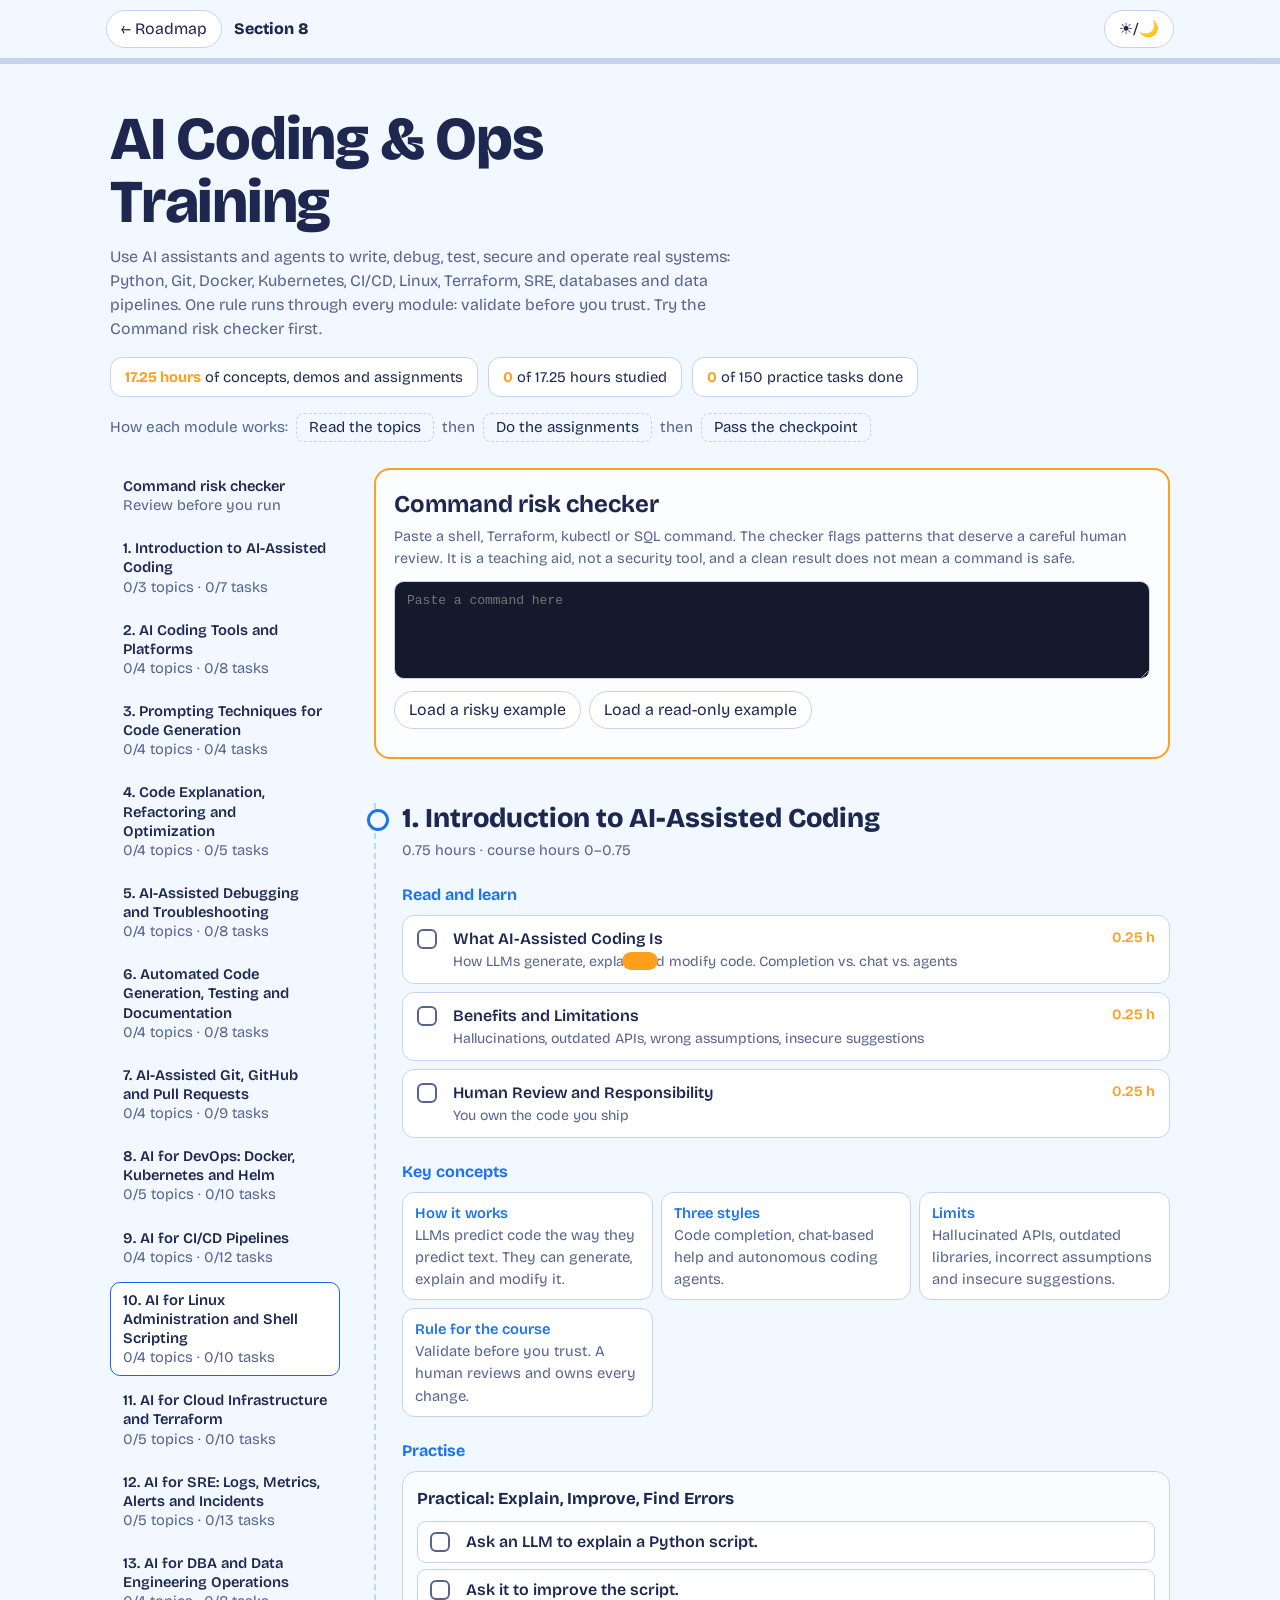
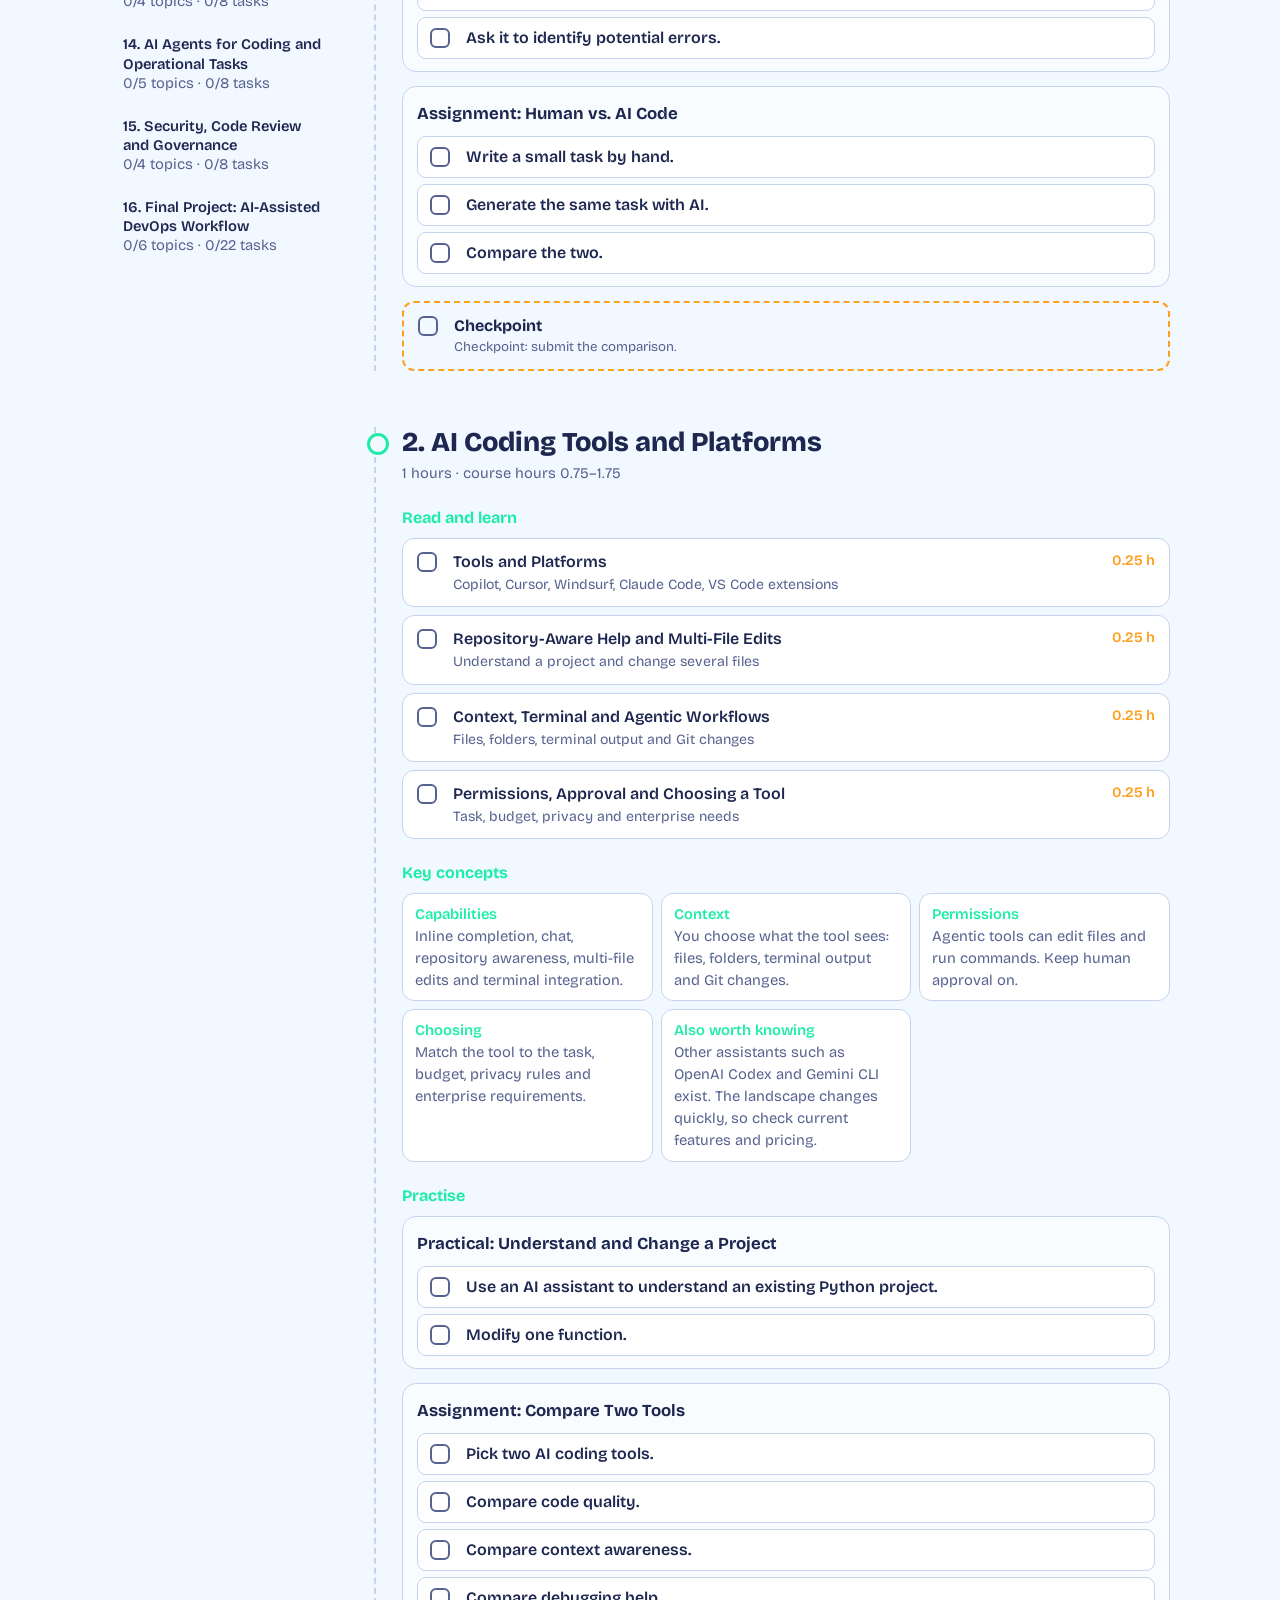
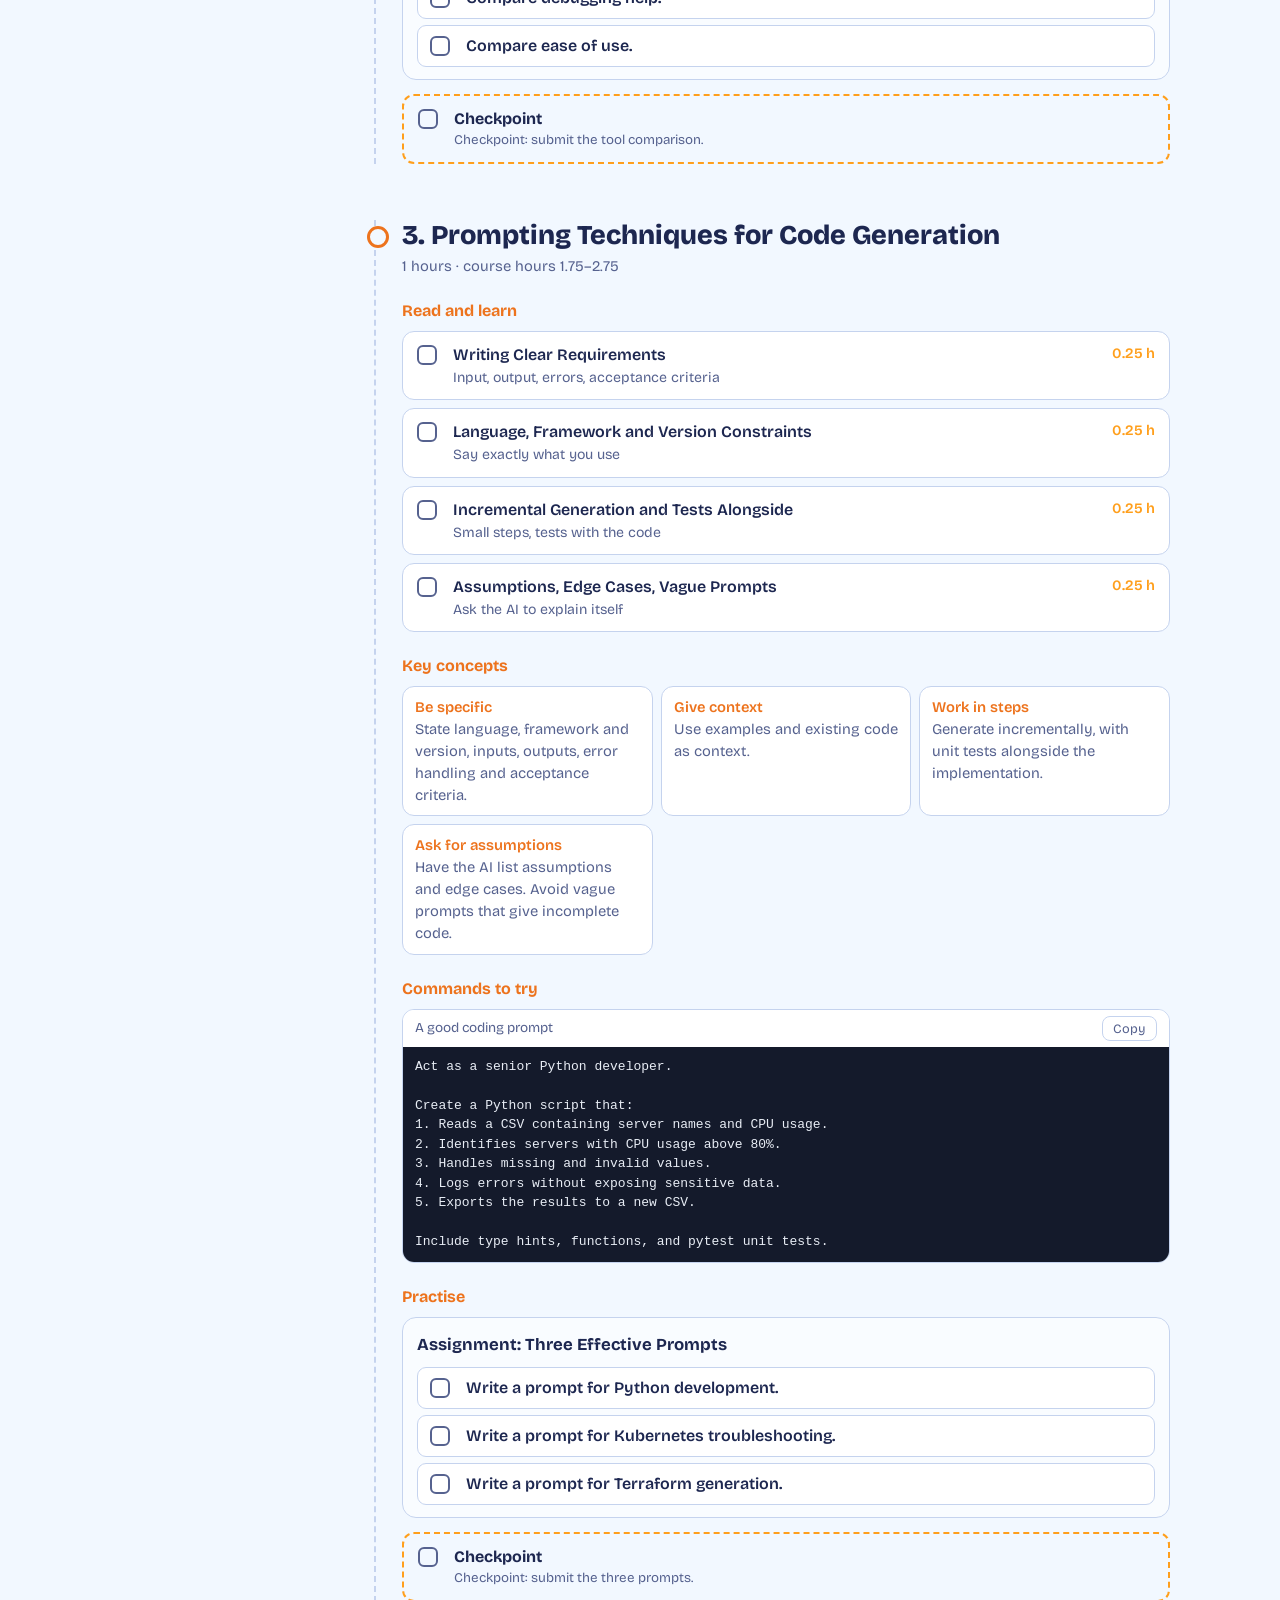
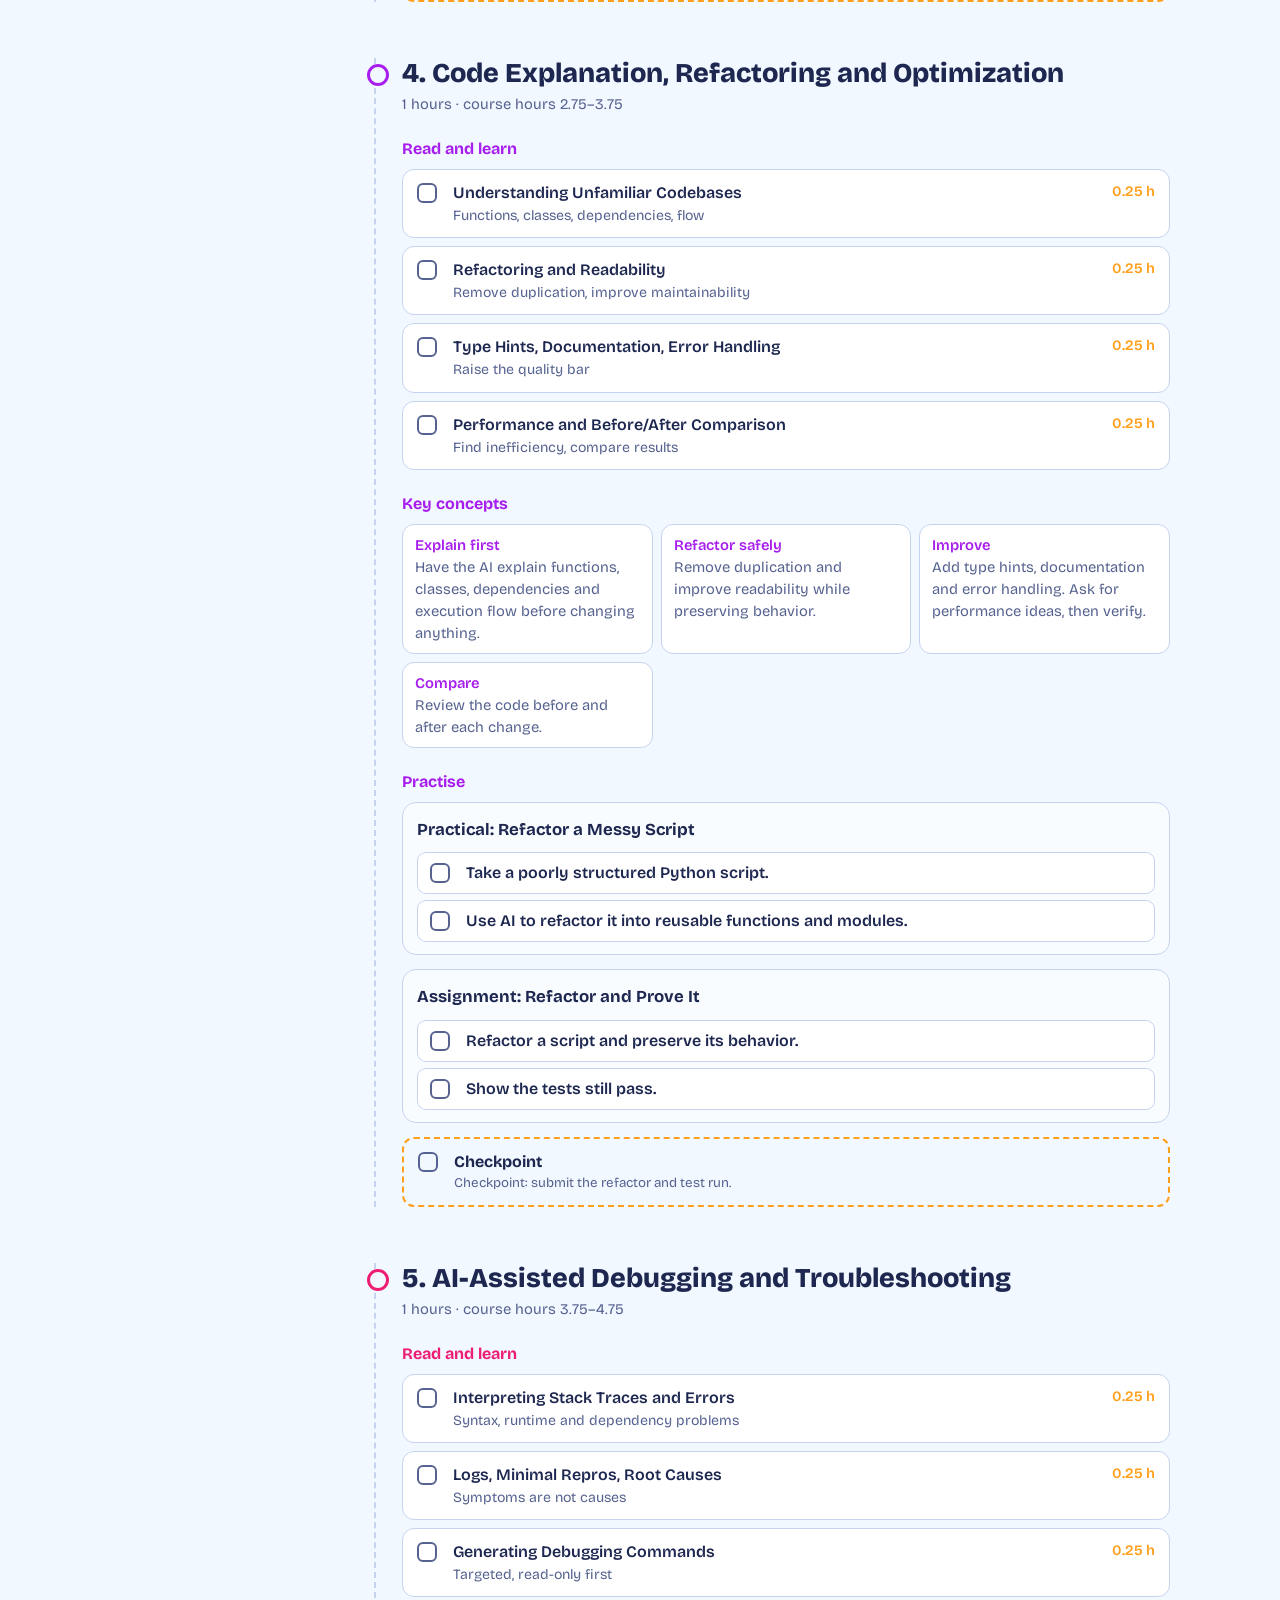
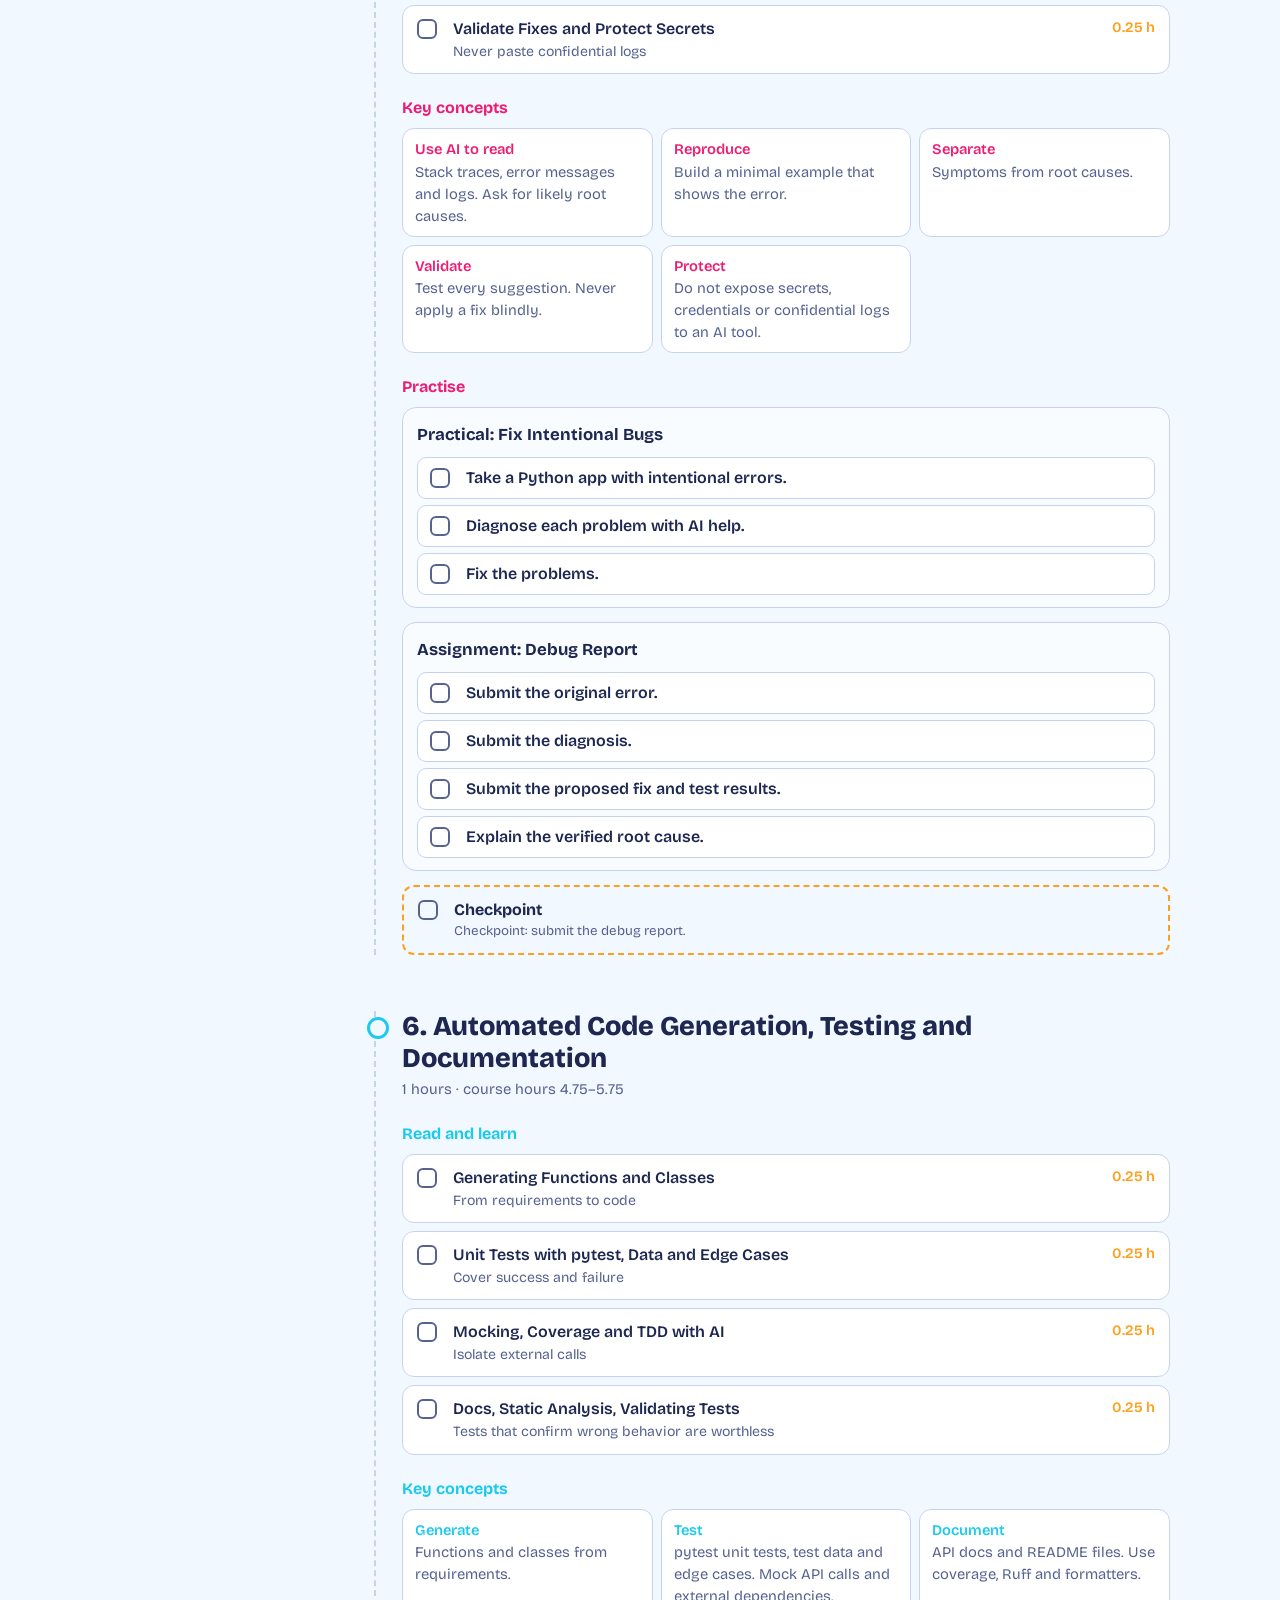
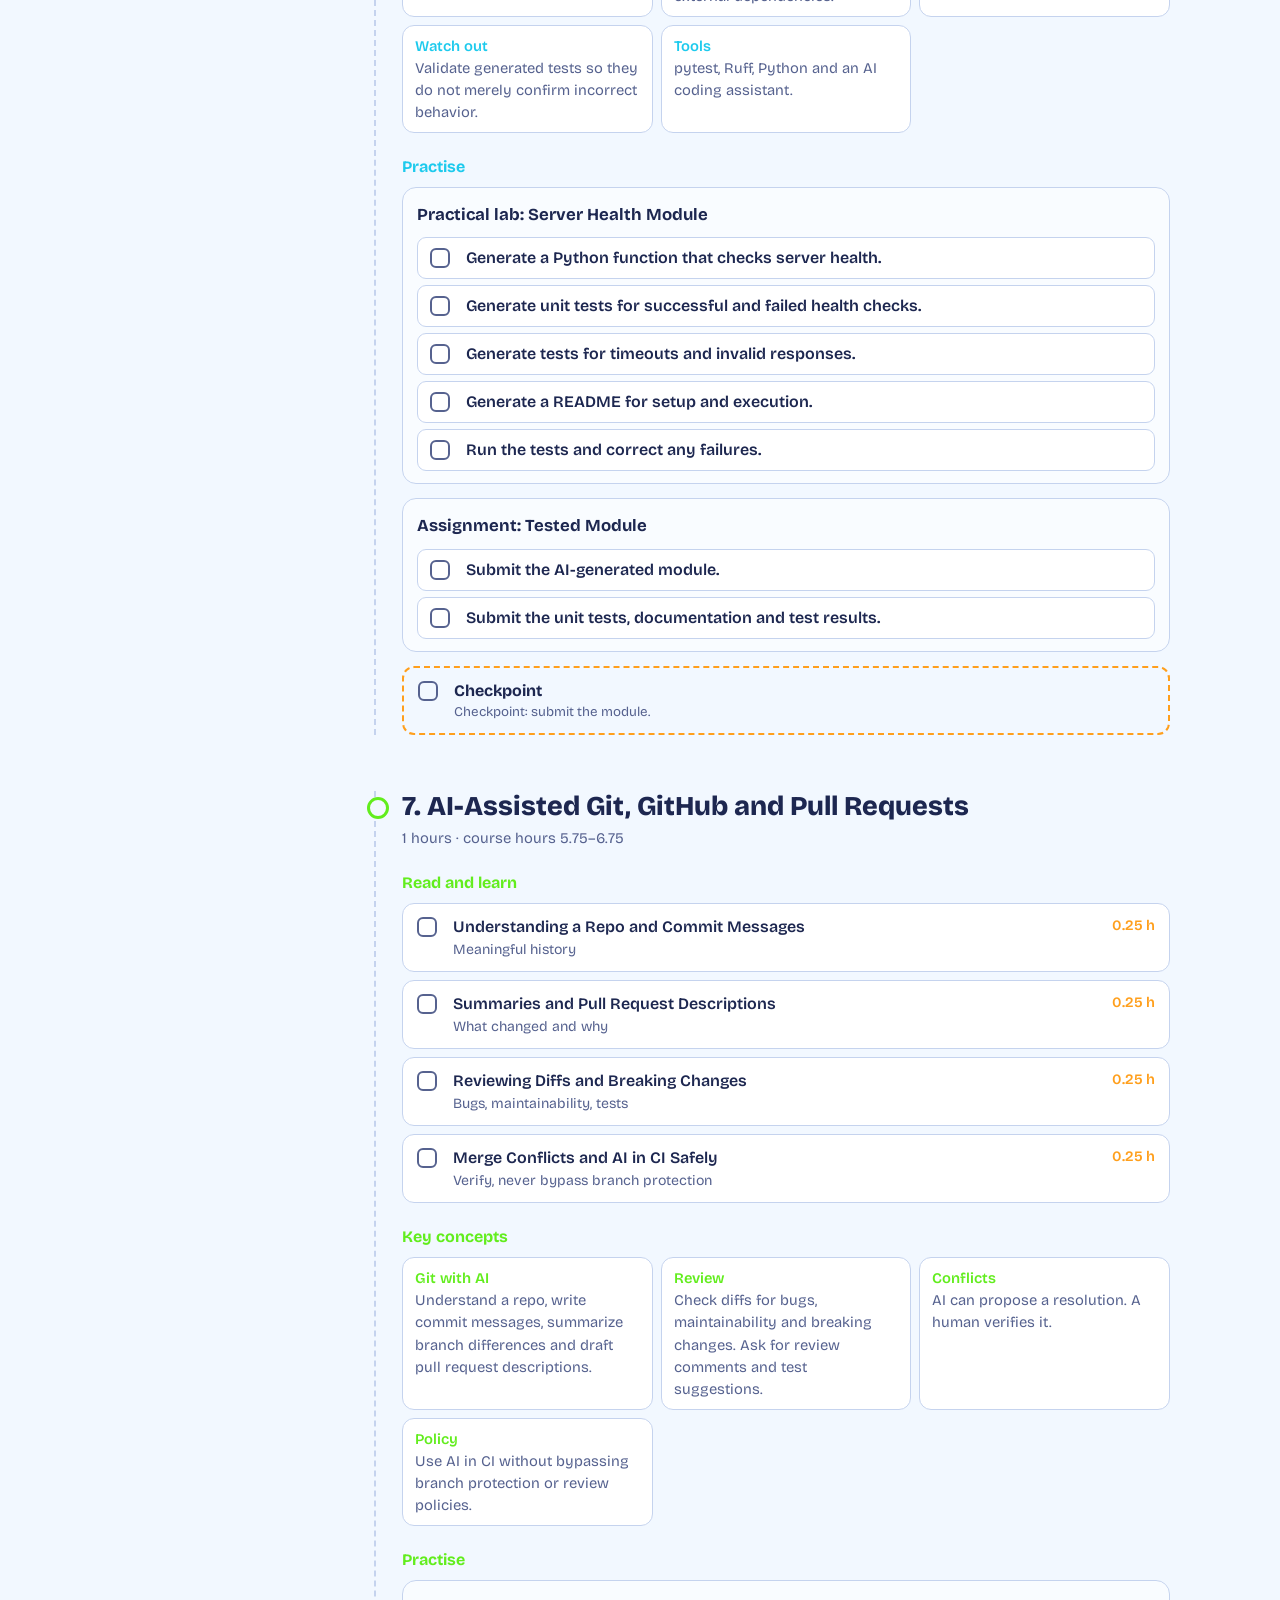
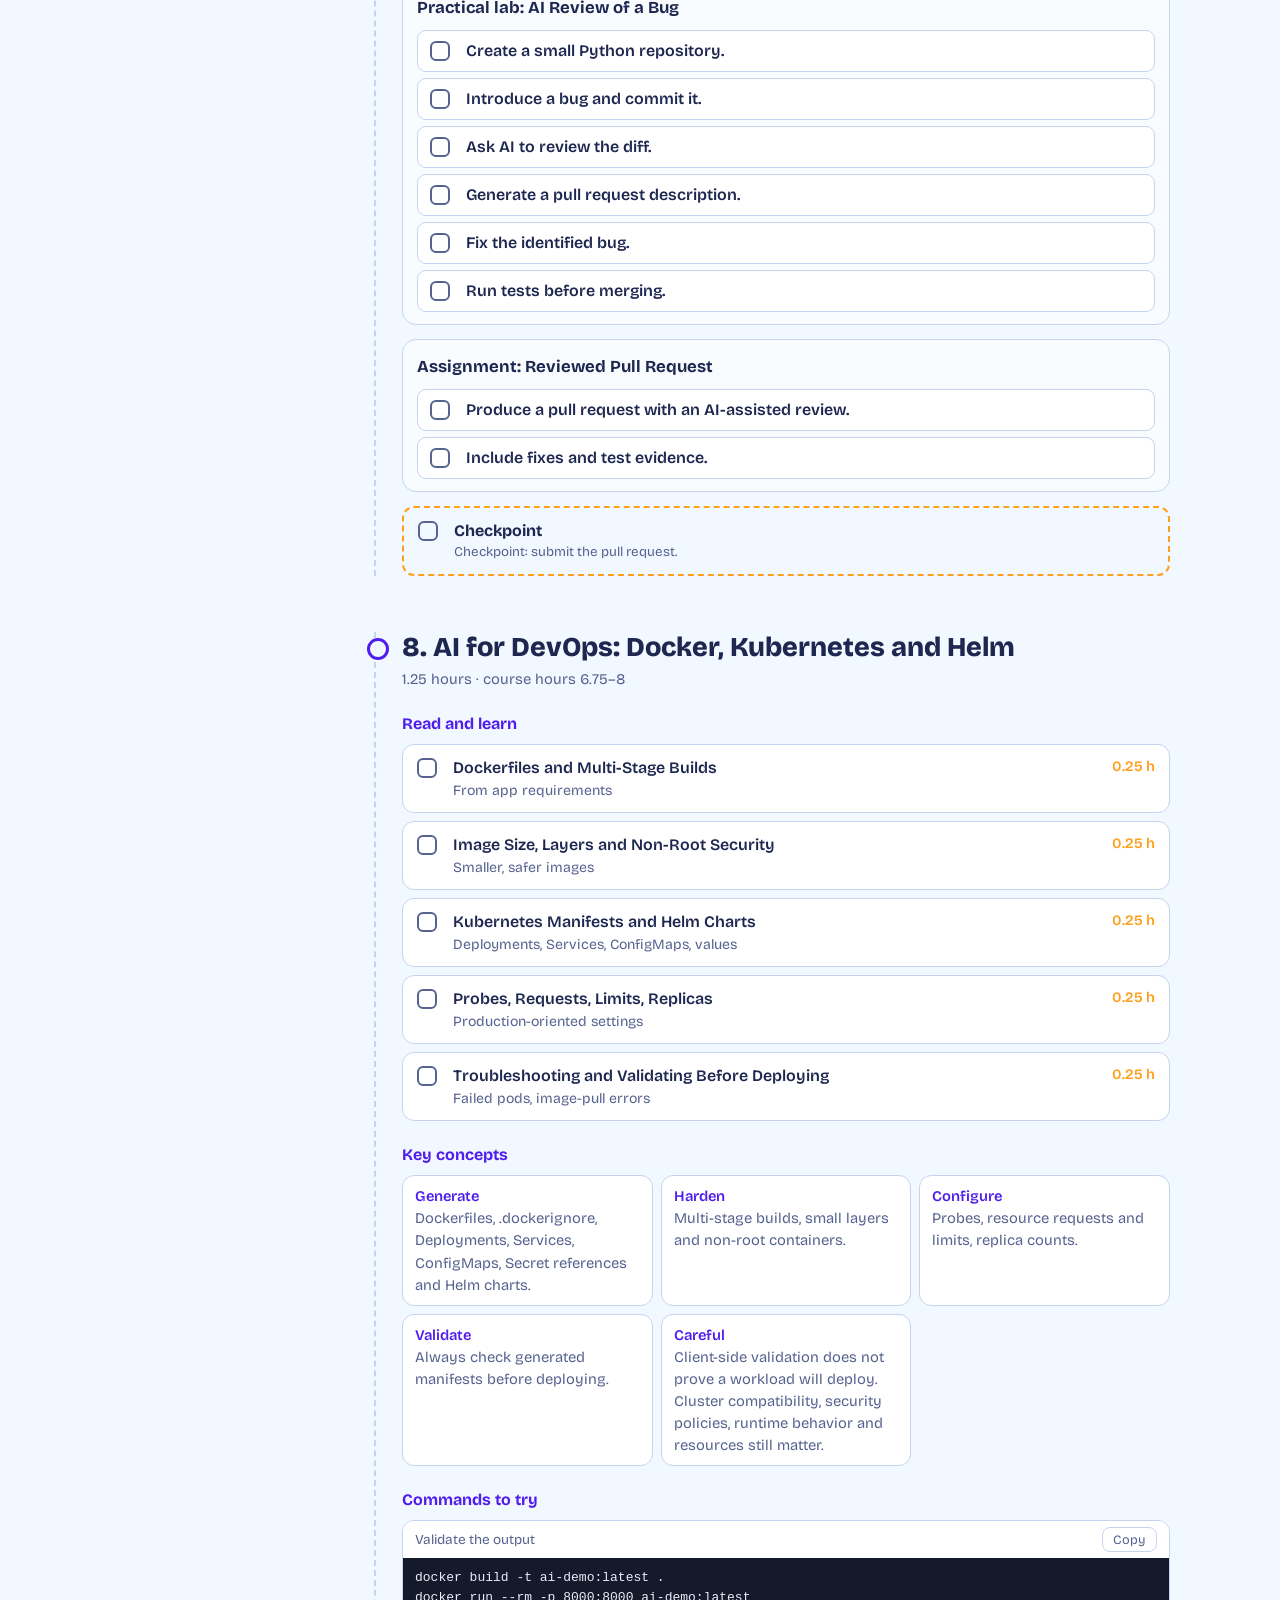
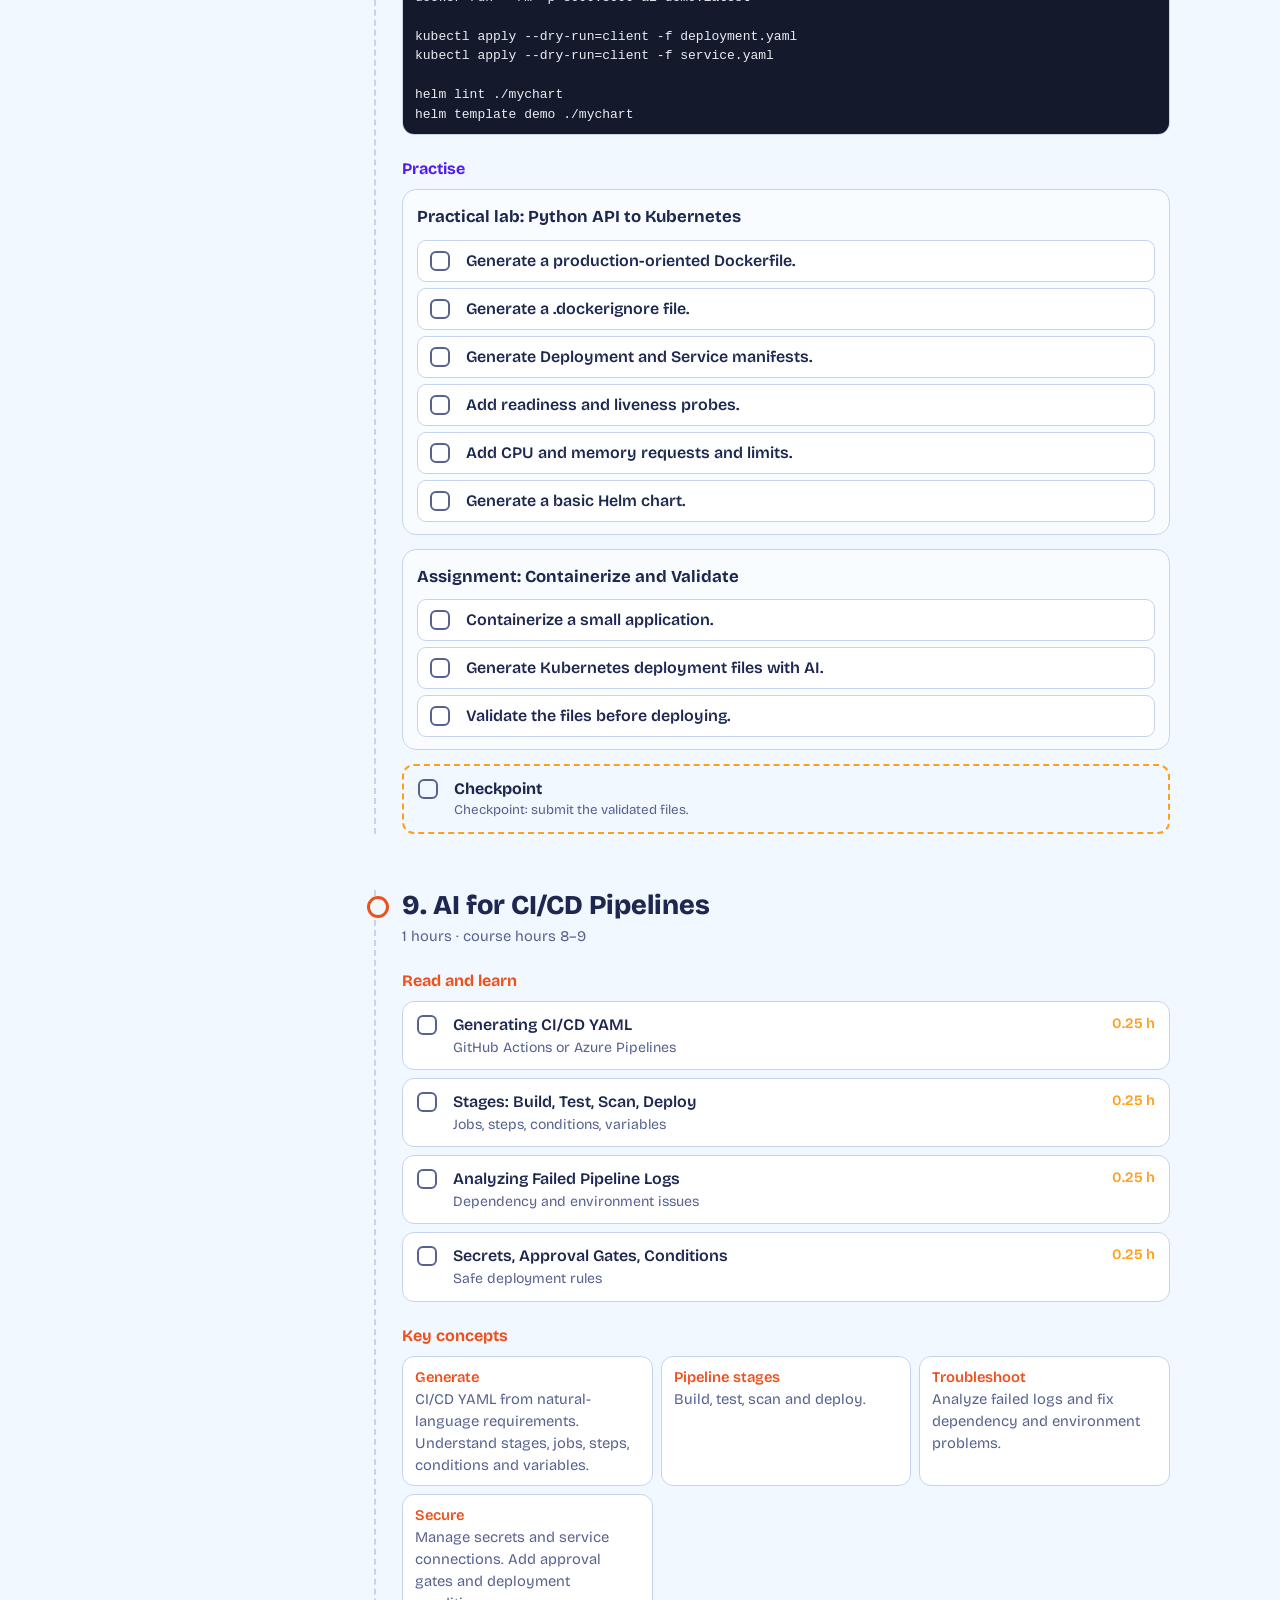
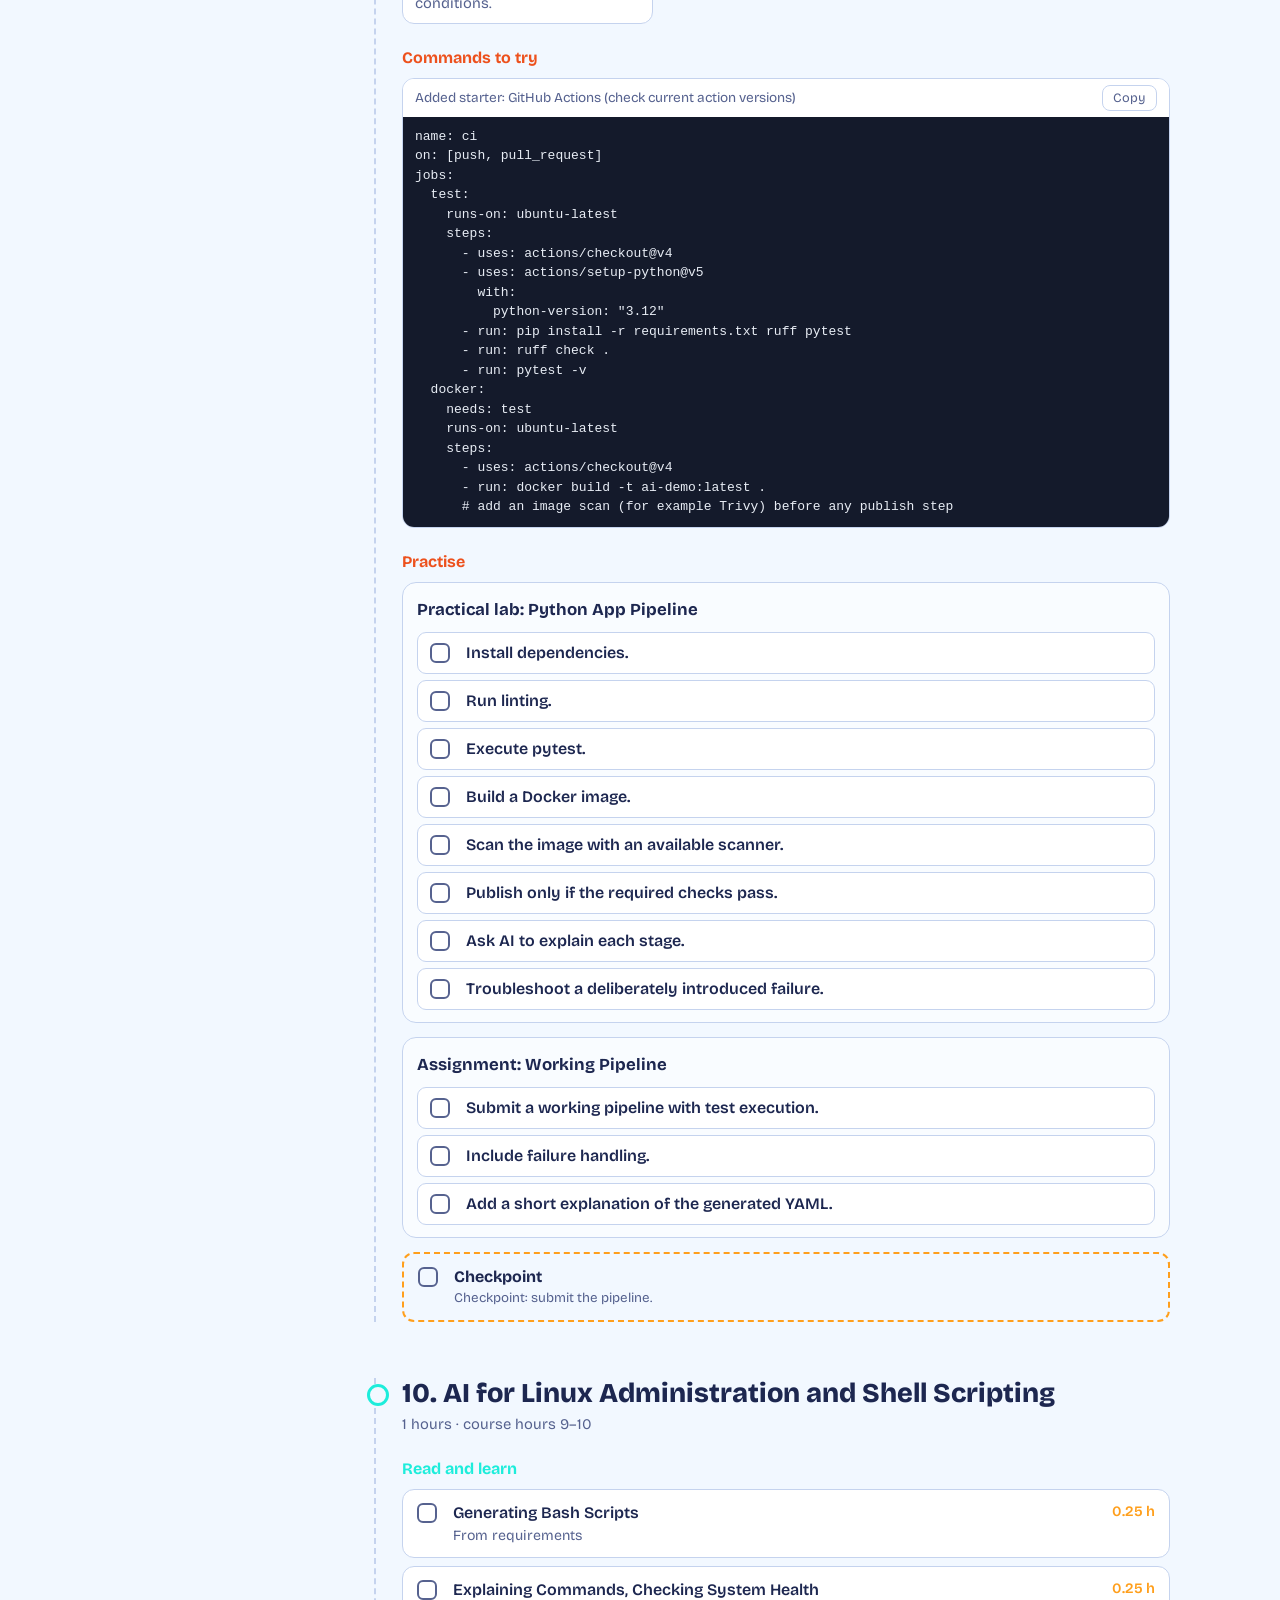
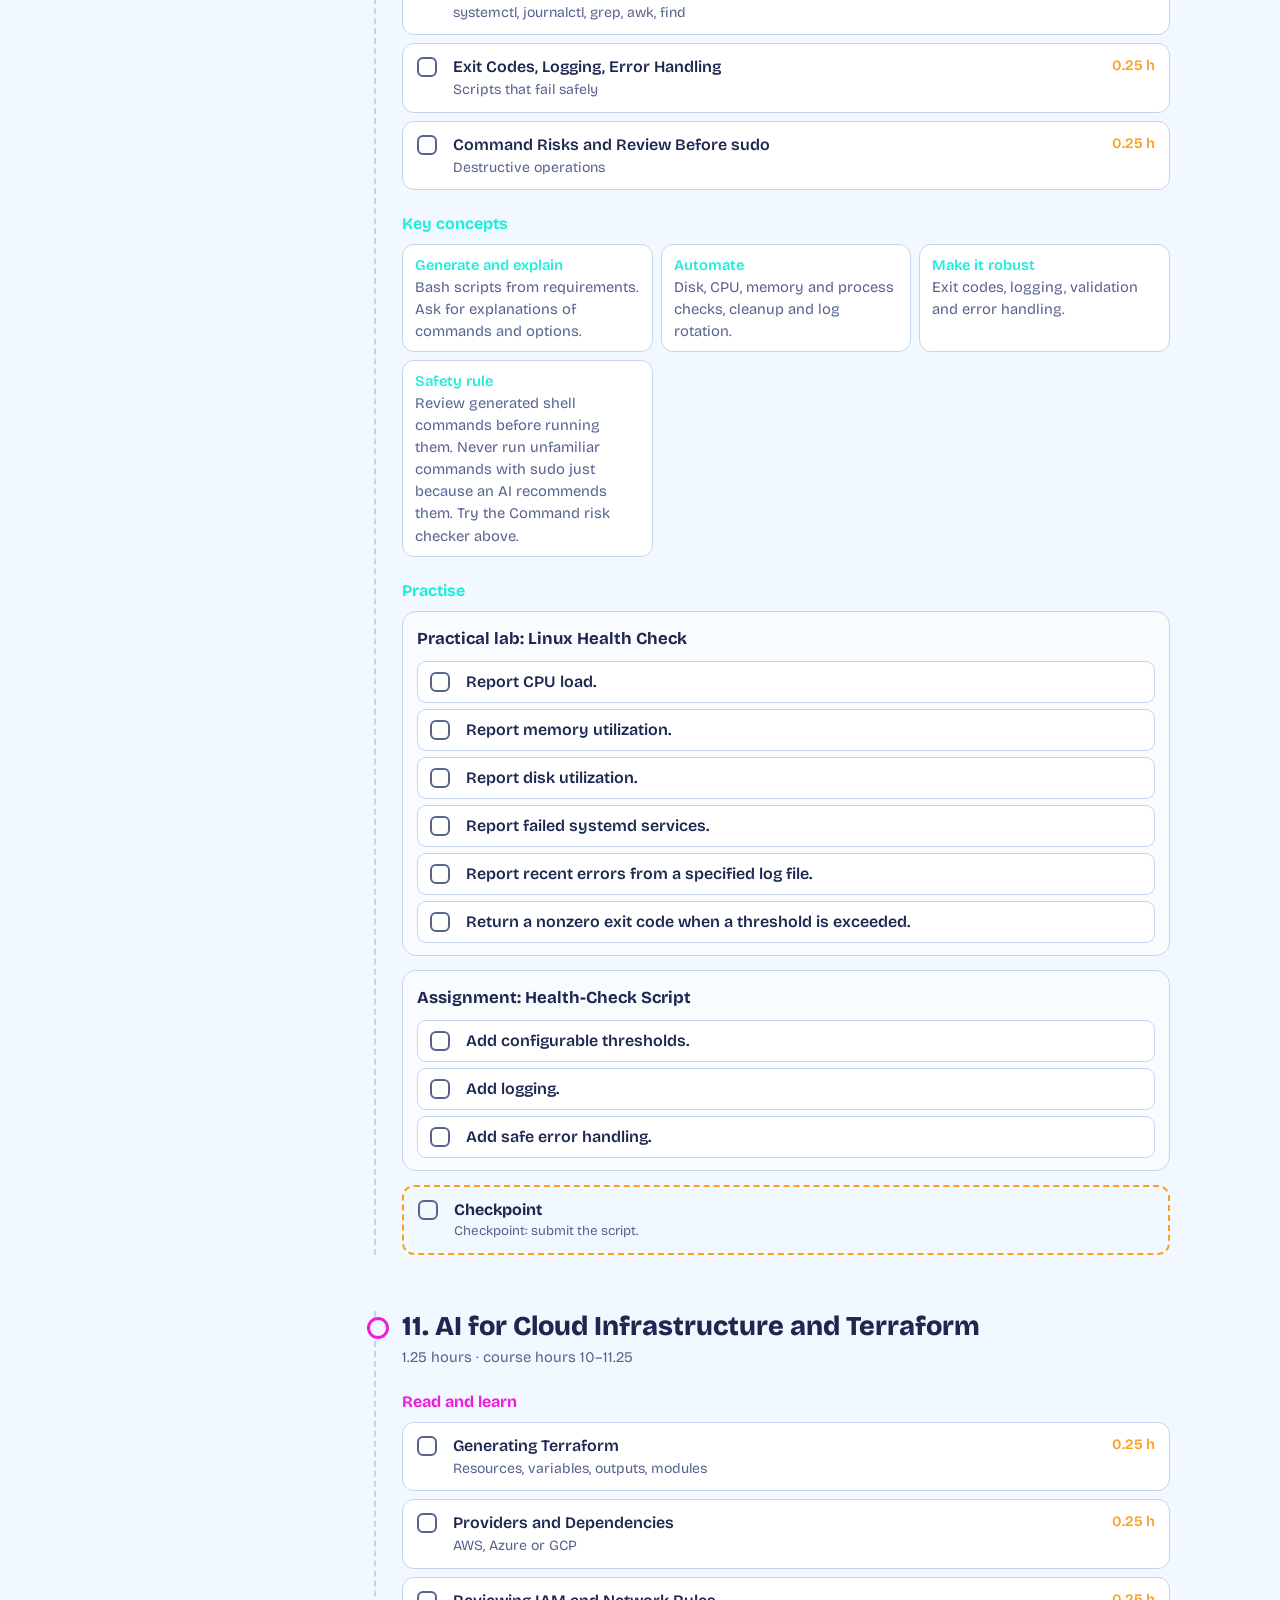
<file: aimaps/section-8-ai-coding-ops.html>
<!DOCTYPE html>
<html lang="en" data-theme="light">
<head>
<meta charset="utf-8">
<meta name="viewport" content="width=device-width, initial-scale=1">
<title>AI Coding & Ops Training | AI Ops Roadmap</title>
<link rel="icon" href="data:image/svg+xml,<svg xmlns='http://www.w3.org/2000/svg' viewBox='0 0 100 100'><text y='.9em' font-size='90'>🛠️</text></svg>">
<link rel="preconnect" href="https://fonts.googleapis.com">
<link href="https://fonts.googleapis.com/css2?family=Bricolage+Grotesque:opsz,wght@12..96,400;12..96,600;12..96,800&display=swap" rel="stylesheet">
<style>
:root{--bg:#1a1640;--panel:#272160;--tx:#f4f1ff;--mu:#b9b3e6;--ln:#4d4596;--ac:#ffc93c;--bl:hsl(205 95% 68%);--ok:hsl(150 65% 48%);--sh:0 6px 18px #0005}
[data-theme=light]{--bg:#f2f8ff;--panel:#fff;--tx:#1d2750;--mu:#56628f;--ln:#c5d3ee;--ac:#ff9f1c;--bl:hsl(220 85% 52%);--ok:hsl(155 70% 35%);--sh:0 6px 16px #3b5bdb22}
*{box-sizing:border-box}
html{scroll-behavior:smooth;scroll-padding-top:70px}
body{margin:0;background-image:radial-gradient(circle at 10% 0,color-mix(in srgb,var(--ac) 22%,transparent),transparent 42%),radial-gradient(circle at 92% 8%,color-mix(in srgb,#4dabf7 22%,transparent),transparent 42%);background-attachment:fixed;background:var(--bg);color:var(--tx);font:400 16px/1.5 "Bricolage Grotesque",system-ui,sans-serif}
button,a{font:inherit;color:inherit}button{cursor:pointer}
:focus-visible{outline:3px solid var(--ac);outline-offset:2px}
.bar{position:sticky;top:0;z-index:20;background:color-mix(in srgb,var(--bg) 88%,transparent);backdrop-filter:blur(10px);border-bottom:1px solid var(--ln)}
.bar .in{max-width:1100px;margin:auto;padding:10px 16px;display:flex;gap:12px;align-items:center}
.bar b{margin-right:auto;font-weight:800}
.pill{background:var(--panel);border:1px solid var(--ln);border-radius:999px;padding:6px 14px;text-decoration:none}
#prog{height:5px;background:var(--ln)}#prog i{display:block;height:100%;width:0;background:var(--ac);transition:width .4s}
.hero{max-width:1100px;margin:44px auto 10px;padding:0 20px}
h1{font-size:clamp(2.1rem,5.5vw,3.8rem);line-height:1.03;margin:0 0 12px;font-weight:800;letter-spacing:-.02em;max-width:16ch}
.hero p{color:var(--mu);max-width:62ch;margin:0 0 10px}
.facts{display:flex;flex-wrap:wrap;gap:10px;margin:16px 0}
.facts div{border:1px solid var(--ln);background:var(--panel);border-radius:12px;padding:8px 14px;font-size:.92rem}
.facts b{color:var(--ac)}
.flow{display:flex;gap:8px;align-items:center;flex-wrap:wrap;color:var(--mu);font-size:.95rem}
.flow span{border:1.5px dashed var(--ln);border-radius:8px;padding:2px 12px;color:var(--tx)}
.wrap{max-width:1100px;margin:26px auto 80px;padding:0 20px;display:grid;grid-template-columns:230px 1fr;gap:34px}
.rail{position:sticky;top:70px;align-self:start;display:flex;flex-direction:column;gap:6px}
.rail a{display:block;text-decoration:none;padding:8px 12px;border-radius:10px;border:1px solid transparent;color:var(--mu);font-size:.92rem;line-height:1.3}
.rail a b{display:block;color:var(--tx);font-weight:600}
.rail a.act{border-color:var(--bl);background:var(--panel)}
.rail a.dn b::after{content:" ✓";color:var(--ok)}
.mod{margin-bottom:56px;position:relative;padding-left:26px;border-left:2px dashed var(--ln)}
.mod::before{content:"";position:absolute;left:-9px;top:6px;width:16px;height:16px;border-radius:50%;background:var(--bg);border:3px solid var(--bl)}
.mod.dn::before{background:var(--ok);border-color:var(--ok)}
.mh h2{margin:0;font-size:1.7rem;line-height:1.15;font-weight:800}
.mh p{margin:4px 0 0;color:var(--mu);font-size:.92rem}
h3{font-size:1rem;margin:22px 0 8px;color:var(--bl)}
.row{display:grid;grid-template-columns:24px 1fr auto;gap:12px;align-items:start;width:100%;text-align:left;background:var(--panel);border:1.5px solid var(--ln);border-radius:12px;padding:11px 14px;margin-bottom:8px;transition:border-color .2s}
.row:hover{border-color:var(--bl)}
.bx{width:20px;height:20px;border-radius:6px;border:2px solid var(--mu);margin-top:2px;display:grid;place-items:center;font-size:13px;line-height:1;color:#fff}
.row[aria-pressed=true] .bx{background:var(--ok);border-color:var(--ok)}
.row[aria-pressed=true] .bx::after{content:"✓"}
.row[aria-pressed=true] b{text-decoration:line-through;text-decoration-color:var(--mu);color:var(--mu)}
.tx b{display:block;font-weight:600}.tx small{color:var(--mu);font-size:.88rem;display:block}
.hr{color:var(--ac);font-weight:600;font-size:.9rem;white-space:nowrap}
.card{border:1.5px solid var(--ln);border-radius:14px;padding:14px 14px 6px;margin-bottom:14px;background:color-mix(in srgb,var(--panel) 55%,transparent)}
.card h4{margin:0 0 10px;font-size:1.05rem}
.card .row{border-radius:9px;padding:8px 12px;margin-bottom:6px}
.dv{margin:4px 0 10px;padding:9px 12px;border-radius:9px;border-left:4px solid var(--ac);background:color-mix(in srgb,var(--ac) 12%,transparent);font-size:.92rem}
.note{font-size:.9rem;color:var(--mu);margin:0 0 8px}
.cp{display:grid;grid-template-columns:24px 1fr;gap:12px;width:100%;text-align:left;margin-top:14px;padding:11px 14px;border:2px dashed var(--ac);border-radius:12px;background:none}
.cp[aria-pressed=true]{border-style:solid;background:color-mix(in srgb,var(--ok) 16%,transparent);border-color:var(--ok)}
.cp[aria-pressed=true] .bx{background:var(--ok);border-color:var(--ok)}
.cp[aria-pressed=true] .bx::after{content:"✓"}
.cp small{display:block;color:var(--mu)}
.kg{display:grid;grid-template-columns:repeat(auto-fit,minmax(230px,1fr));gap:8px}
.kc{background:var(--panel);border:1.5px solid var(--ln);border-radius:12px;padding:9px 12px;font-size:.92rem;color:var(--mu)}
.kc b{display:block;color:var(--bl);font-weight:600}
.cmd{margin-bottom:10px;border:1.5px solid var(--ln);border-radius:12px;overflow:hidden}
.ch{display:flex;justify-content:space-between;align-items:center;padding:6px 12px;background:var(--panel);font-size:.85rem;color:var(--mu)}
.cb{border:1px solid var(--ln);background:none;border-radius:8px;padding:2px 10px;font-size:.8rem}
.cmd pre{margin:0;padding:10px 12px;overflow-x:auto;font:13px/1.5 ui-monospace,Menlo,Consolas,monospace;background:#141a2b;color:#e8edf5}
.lab{border:2px solid var(--ac);border-radius:16px;padding:16px 18px;margin-bottom:44px;background:color-mix(in srgb,var(--panel) 70%,transparent)}
.lab h2{margin:0 0 4px;font-size:1.5rem}
#r-in{display:block;width:100%;margin:12px 0;padding:9px 12px;border-radius:10px;border:1.5px solid var(--ln);background:#141a2b;color:#e8edf5;font:13px/1.5 ui-monospace,Menlo,Consolas,monospace;resize:vertical}
.btns{display:flex;gap:8px;flex-wrap:wrap;margin-bottom:12px}
.out{display:grid;grid-template-columns:repeat(auto-fit,minmax(220px,1fr));gap:10px}
.out div{background:var(--panel);border:1.5px solid var(--ln);border-radius:12px;padding:10px 12px;font-size:.88rem;color:var(--mu)}
.out b{display:block;font-size:1.05rem;color:var(--tx)}
.out .hi{border-color:#e5484d}.out .hi b{color:#e5484d}
.out .md{border-color:var(--ac)}.out .md b{color:var(--ac)}
.out .fit{border-color:var(--ok)}.out .fit b{color:var(--ok)}
#toast{position:fixed;bottom:20px;left:50%;transform:translate(-50%,90px);background:var(--ac);color:#101010;padding:9px 18px;border-radius:99px;font-weight:600;transition:transform .35s;z-index:30}
#toast.show{transform:translate(-50%,0)}
@media(max-width:800px){
.wrap{grid-template-columns:1fr;gap:18px}
.rail{flex-direction:row;overflow-x:auto;top:52px;background:var(--bg);padding:6px 0;z-index:10}
.rail a{min-width:150px}.mod{padding-left:18px}
}
@media(prefers-reduced-motion:reduce){*{transition:none!important;scroll-behavior:auto!important}}
</style>
</head>
<body>
<div class="bar"><div class="in">
<a class="pill" href="index.html">← Roadmap</a>
<b>Section 8</b>
<button class="pill" id="theme" aria-label="Toggle theme">☀/🌙</button>
</div><div id="prog"><i></i></div></div>

<header class="hero">
<h1>AI Coding & Ops Training</h1>
<p>Use AI assistants and agents to write, debug, test, secure and operate real systems: Python, Git, Docker, Kubernetes, CI/CD, Linux, Terraform, SRE, databases and data pipelines. One rule runs through every module: validate before you trust. Try the Command risk checker first.</p>
<div class="facts"><div><b>17.25 hours</b> of concepts, demos and assignments</div><div><b id="hd">0</b> of 17.25 hours studied</div><div><b id="td">0</b> of <span id="tt">0</span> practice tasks done</div></div>
<div class="flow">How each module works: <span>Read the topics</span> then <span>Do the assignments</span> then <span>Pass the checkpoint</span></div>
</header>

<div class="wrap">
<nav class="rail" id="rail" aria-label="Modules"></nav>
<main><section class="lab" id="risk"><h2>Command risk checker</h2><p class="note">Paste a shell, Terraform, kubectl or SQL command. The checker flags patterns that deserve a careful human review. It is a teaching aid, not a security tool, and a clean result does not mean a command is safe.</p>
<textarea id="r-in" rows="4" placeholder="Paste a command here"></textarea>
<div class="btns"><button class="pill" id="r-bad">Load a risky example</button><button class="pill" id="r-ok">Load a read-only example</button></div>
<div class="out" id="r-out"></div></section>
<div id="mods"></div></main>
</div>
<div id="toast" role="status"></div>

<script>
const M=[
{t:"Introduction to AI-Assisted Coding",h:.75,
T:[["What AI-Assisted Coding Is","How LLMs generate, explain and modify code. Completion vs. chat vs. agents",.25],["Benefits and Limitations","Hallucinations, outdated APIs, wrong assumptions, insecure suggestions",.25],["Human Review and Responsibility","You own the code you ship",.25]],
K:[["How it works","LLMs predict code the way they predict text. They can generate, explain and modify it."],["Three styles","Code completion, chat-based help and autonomous coding agents."],["Limits","Hallucinated APIs, outdated libraries, incorrect assumptions and insecure suggestions."],["Rule for the course","Validate before you trust. A human reviews and owns every change."]],
A:[["Practical: Explain, Improve, Find Errors",["Ask an LLM to explain a Python script.","Ask it to improve the script.","Ask it to identify potential errors."]],["Assignment: Human vs. AI Code",["Write a small task by hand.","Generate the same task with AI.","Compare the two."]]],
C:"Checkpoint: submit the comparison."},
{t:"AI Coding Tools and Platforms",h:1,
T:[["Tools and Platforms","Copilot, Cursor, Windsurf, Claude Code, VS Code extensions",.25],["Repository-Aware Help and Multi-File Edits","Understand a project and change several files",.25],["Context, Terminal and Agentic Workflows","Files, folders, terminal output and Git changes",.25],["Permissions, Approval and Choosing a Tool","Task, budget, privacy and enterprise needs",.25]],
K:[["Capabilities","Inline completion, chat, repository awareness, multi-file edits and terminal integration."],["Context","You choose what the tool sees: files, folders, terminal output and Git changes."],["Permissions","Agentic tools can edit files and run commands. Keep human approval on."],["Choosing","Match the tool to the task, budget, privacy rules and enterprise requirements."],["Also worth knowing","Other assistants such as OpenAI Codex and Gemini CLI exist. The landscape changes quickly, so check current features and pricing."]],
A:[["Practical: Understand and Change a Project",["Use an AI assistant to understand an existing Python project.","Modify one function."]],["Assignment: Compare Two Tools",["Pick two AI coding tools.","Compare code quality.","Compare context awareness.","Compare debugging help.","Compare ease of use."]]],
C:"Checkpoint: submit the tool comparison."},
{t:"Prompting Techniques for Code Generation",h:1,
T:[["Writing Clear Requirements","Input, output, errors, acceptance criteria",.25],["Language, Framework and Version Constraints","Say exactly what you use",.25],["Incremental Generation and Tests Alongside","Small steps, tests with the code",.25],["Assumptions, Edge Cases, Vague Prompts","Ask the AI to explain itself",.25]],
K:[["Be specific","State language, framework and version, inputs, outputs, error handling and acceptance criteria."],["Give context","Use examples and existing code as context."],["Work in steps","Generate incrementally, with unit tests alongside the implementation."],["Ask for assumptions","Have the AI list assumptions and edge cases. Avoid vague prompts that give incomplete code."]],
X:[["A good coding prompt","Act as a senior Python developer.\n\nCreate a Python script that:\n1. Reads a CSV containing server names and CPU usage.\n2. Identifies servers with CPU usage above 80%.\n3. Handles missing and invalid values.\n4. Logs errors without exposing sensitive data.\n5. Exports the results to a new CSV.\n\nInclude type hints, functions, and pytest unit tests."]],
A:[["Assignment: Three Effective Prompts",["Write a prompt for Python development.","Write a prompt for Kubernetes troubleshooting.","Write a prompt for Terraform generation."]]],
C:"Checkpoint: submit the three prompts."},
{t:"Code Explanation, Refactoring and Optimization",h:1,
T:[["Understanding Unfamiliar Codebases","Functions, classes, dependencies, flow",.25],["Refactoring and Readability","Remove duplication, improve maintainability",.25],["Type Hints, Documentation, Error Handling","Raise the quality bar",.25],["Performance and Before/After Comparison","Find inefficiency, compare results",.25]],
K:[["Explain first","Have the AI explain functions, classes, dependencies and execution flow before changing anything."],["Refactor safely","Remove duplication and improve readability while preserving behavior."],["Improve","Add type hints, documentation and error handling. Ask for performance ideas, then verify."],["Compare","Review the code before and after each change."]],
A:[["Practical: Refactor a Messy Script",["Take a poorly structured Python script.","Use AI to refactor it into reusable functions and modules."]],["Assignment: Refactor and Prove It",["Refactor a script and preserve its behavior.","Show the tests still pass."]]],
C:"Checkpoint: submit the refactor and test run."},
{t:"AI-Assisted Debugging and Troubleshooting",h:1,
T:[["Interpreting Stack Traces and Errors","Syntax, runtime and dependency problems",.25],["Logs, Minimal Repros, Root Causes","Symptoms are not causes",.25],["Generating Debugging Commands","Targeted, read-only first",.25],["Validate Fixes and Protect Secrets","Never paste confidential logs",.25]],
K:[["Use AI to read","Stack traces, error messages and logs. Ask for likely root causes."],["Reproduce","Build a minimal example that shows the error."],["Separate","Symptoms from root causes."],["Validate","Test every suggestion. Never apply a fix blindly."],["Protect","Do not expose secrets, credentials or confidential logs to an AI tool."]],
A:[["Practical: Fix Intentional Bugs",["Take a Python app with intentional errors.","Diagnose each problem with AI help.","Fix the problems."]],["Assignment: Debug Report",["Submit the original error.","Submit the diagnosis.","Submit the proposed fix and test results.","Explain the verified root cause."]]],
C:"Checkpoint: submit the debug report."},
{t:"Automated Code Generation, Testing and Documentation",h:1,
T:[["Generating Functions and Classes","From requirements to code",.25],["Unit Tests with pytest, Data and Edge Cases","Cover success and failure",.25],["Mocking, Coverage and TDD with AI","Isolate external calls",.25],["Docs, Static Analysis, Validating Tests","Tests that confirm wrong behavior are worthless",.25]],
K:[["Generate","Functions and classes from requirements."],["Test","pytest unit tests, test data and edge cases. Mock API calls and external dependencies."],["Document","API docs and README files. Use coverage, Ruff and formatters."],["Watch out","Validate generated tests so they do not merely confirm incorrect behavior."],["Tools","pytest, Ruff, Python and an AI coding assistant."]],
A:[["Practical lab: Server Health Module",["Generate a Python function that checks server health.","Generate unit tests for successful and failed health checks.","Generate tests for timeouts and invalid responses.","Generate a README for setup and execution.","Run the tests and correct any failures."]],["Assignment: Tested Module",["Submit the AI-generated module.","Submit the unit tests, documentation and test results."]]],
C:"Checkpoint: submit the module."},
{t:"AI-Assisted Git, GitHub and Pull Requests",h:1,
T:[["Understanding a Repo and Commit Messages","Meaningful history",.25],["Summaries and Pull Request Descriptions","What changed and why",.25],["Reviewing Diffs and Breaking Changes","Bugs, maintainability, tests",.25],["Merge Conflicts and AI in CI Safely","Verify, never bypass branch protection",.25]],
K:[["Git with AI","Understand a repo, write commit messages, summarize branch differences and draft pull request descriptions."],["Review","Check diffs for bugs, maintainability and breaking changes. Ask for review comments and test suggestions."],["Conflicts","AI can propose a resolution. A human verifies it."],["Policy","Use AI in CI without bypassing branch protection or review policies."]],
A:[["Practical lab: AI Review of a Bug",["Create a small Python repository.","Introduce a bug and commit it.","Ask AI to review the diff.","Generate a pull request description.","Fix the identified bug.","Run tests before merging."]],["Assignment: Reviewed Pull Request",["Produce a pull request with an AI-assisted review.","Include fixes and test evidence."]]],
C:"Checkpoint: submit the pull request."},
{t:"AI for DevOps: Docker, Kubernetes and Helm",h:1.25,
T:[["Dockerfiles and Multi-Stage Builds","From app requirements",.25],["Image Size, Layers and Non-Root Security","Smaller, safer images",.25],["Kubernetes Manifests and Helm Charts","Deployments, Services, ConfigMaps, values",.25],["Probes, Requests, Limits, Replicas","Production-oriented settings",.25],["Troubleshooting and Validating Before Deploying","Failed pods, image-pull errors",.25]],
K:[["Generate","Dockerfiles, .dockerignore, Deployments, Services, ConfigMaps, Secret references and Helm charts."],["Harden","Multi-stage builds, small layers and non-root containers."],["Configure","Probes, resource requests and limits, replica counts."],["Validate","Always check generated manifests before deploying."],["Careful","Client-side validation does not prove a workload will deploy. Cluster compatibility, security policies, runtime behavior and resources still matter."]],
X:[["Validate the output","docker build -t ai-demo:latest .\ndocker run --rm -p 8000:8000 ai-demo:latest\n\nkubectl apply --dry-run=client -f deployment.yaml\nkubectl apply --dry-run=client -f service.yaml\n\nhelm lint ./mychart\nhelm template demo ./mychart"]],
A:[["Practical lab: Python API to Kubernetes",["Generate a production-oriented Dockerfile.","Generate a .dockerignore file.","Generate Deployment and Service manifests.","Add readiness and liveness probes.","Add CPU and memory requests and limits.","Generate a basic Helm chart."]],["Assignment: Containerize and Validate",["Containerize a small application.","Generate Kubernetes deployment files with AI.","Validate the files before deploying."]]],
C:"Checkpoint: submit the validated files."},
{t:"AI for CI/CD Pipelines",h:1,
T:[["Generating CI/CD YAML","GitHub Actions or Azure Pipelines",.25],["Stages: Build, Test, Scan, Deploy","Jobs, steps, conditions, variables",.25],["Analyzing Failed Pipeline Logs","Dependency and environment issues",.25],["Secrets, Approval Gates, Conditions","Safe deployment rules",.25]],
K:[["Generate","CI/CD YAML from natural-language requirements. Understand stages, jobs, steps, conditions and variables."],["Pipeline stages","Build, test, scan and deploy."],["Troubleshoot","Analyze failed logs and fix dependency and environment problems."],["Secure","Manage secrets and service connections. Add approval gates and deployment conditions."]],
X:[["Added starter: GitHub Actions (check current action versions)","name: ci\non: [push, pull_request]\njobs:\n  test:\n    runs-on: ubuntu-latest\n    steps:\n      - uses: actions/checkout@v4\n      - uses: actions/setup-python@v5\n        with:\n          python-version: \"3.12\"\n      - run: pip install -r requirements.txt ruff pytest\n      - run: ruff check .\n      - run: pytest -v\n  docker:\n    needs: test\n    runs-on: ubuntu-latest\n    steps:\n      - uses: actions/checkout@v4\n      - run: docker build -t ai-demo:latest .\n      # add an image scan (for example Trivy) before any publish step"]],
A:[["Practical lab: Python App Pipeline",["Install dependencies.","Run linting.","Execute pytest.","Build a Docker image.","Scan the image with an available scanner.","Publish only if the required checks pass.","Ask AI to explain each stage.","Troubleshoot a deliberately introduced failure."]],["Assignment: Working Pipeline",["Submit a working pipeline with test execution.","Include failure handling.","Add a short explanation of the generated YAML."]]],
C:"Checkpoint: submit the pipeline."},
{t:"AI for Linux Administration and Shell Scripting",h:1,
T:[["Generating Bash Scripts","From requirements",.25],["Explaining Commands, Checking System Health","systemctl, journalctl, grep, awk, find",.25],["Exit Codes, Logging, Error Handling","Scripts that fail safely",.25],["Command Risks and Review Before sudo","Destructive operations",.25]],
K:[["Generate and explain","Bash scripts from requirements. Ask for explanations of commands and options."],["Automate","Disk, CPU, memory and process checks, cleanup and log rotation."],["Make it robust","Exit codes, logging, validation and error handling."],["Safety rule","Review generated shell commands before running them. Never run unfamiliar commands with sudo just because an AI recommends them. Try the Command risk checker above."]],
A:[["Practical lab: Linux Health Check",["Report CPU load.","Report memory utilization.","Report disk utilization.","Report failed systemd services.","Report recent errors from a specified log file.","Return a nonzero exit code when a threshold is exceeded."]],["Assignment: Health-Check Script",["Add configurable thresholds.","Add logging.","Add safe error handling."]]],
C:"Checkpoint: submit the script."},
{t:"AI for Cloud Infrastructure and Terraform",h:1.25,
T:[["Generating Terraform","Resources, variables, outputs, modules",.25],["Providers and Dependencies","AWS, Azure or GCP",.25],["Reviewing IAM and Network Rules","Find insecure configurations",.25],["Explaining terraform plan and Debugging Errors","Provider, authentication, configuration",.25],["Documenting Infrastructure and Reviewing Before Apply","Plan first, apply with approval",.25]],
K:[["Generate","Terraform from requirements, including variables, outputs and modules."],["Review","Check IAM policies, network rules and insecure settings. Have AI explain plan output."],["Important","Review terraform plan before terraform apply. Never let AI apply or destroy production infrastructure without authorization and approval."],["Lab tip (added)","terraform plan needs provider credentials. Use a sandbox subscription. validate works without cloud access."],["Also (added)","The same workflow applies to Ansible: review the playbook, run ansible-lint, and test with check mode before real runs."]],
X:[["Validate the configuration","terraform fmt -check\nterraform init\nterraform validate\nterraform plan"]],
A:[["Practical lab: Azure Infrastructure",["Generate a resource group.","Generate a virtual network and subnet.","Generate a Linux virtual machine.","Generate network security rules.","Add variables and outputs.","Run fmt, init, validate and plan."]],["Assignment: Terraform with AI",["Generate a Terraform configuration with AI.","Validate it.","Explain the planned infrastructure changes."]]],
C:"Checkpoint: submit the configuration and explanation."},
{t:"AI for SRE: Logs, Metrics, Alerts and Incidents",h:1.25,
T:[["Summarizing Logs and Finding Patterns","Recurring errors in big files",.25],["Correlating Events and Timelines","Timestamps across sources",.25],["Prometheus, Grafana and PromQL","Metrics, alerts and queries",.25],["Incident Reports and Postmortems","Timelines and probable causes",.25],["Evidence vs. Hypotheses and AI Limits","What AI cannot know",.25]],
K:[["Analyze","Summarize large logs, find recurring patterns and correlate timestamps."],["Monitor","Analyze Prometheus metrics and Grafana alerts. Generate PromQL from requirements."],["Report","Draft incident timelines, probable causes and postmortems."],["Discipline","Separate evidence-backed findings from hypotheses. AI has limits in root-cause analysis."]],
A:[["Practical lab: Synthetic Incident",["Summarize the incident.","Identify important events.","Suggest possible causes.","Generate relevant PromQL queries.","Recommend diagnostic commands.","Draft an incident report.","Validate every recommendation against the supplied evidence."]],["Assignment: Incident Analysis",["Write the timeline.","List the evidence.","State the probable cause.","List verification steps.","Write the remediation plan."]]],
C:"Checkpoint: submit the incident analysis."},
{t:"AI for DBA and Data Engineering Operations",h:1,
T:[["SQL Generation and Execution Plans","Explain plans and errors",.25],["Database Logs, Migrations, Health Checks","Review before running",.25],["Python ETL, SQL Transformations, Data Quality","Generate and validate",.25],["Spark Errors and Pipeline Debugging","Find the failing stage",.25]],
K:[["Database","Generate SQL, explain execution plans and errors, spot inefficient queries, write health checks, review migrations and analyze logs."],["Data engineering","Generate Python ETL and SQL transformations, explain Spark jobs and exceptions, add data-quality checks and document datasets."],["Safety rule","Start with read-only access. Require review, testing, backups and approval for any database change."]],
A:[["Practical lab: Failed Jobs Report",["Generate SQL to identify failed jobs.","Write Python code to process the results.","Add validation for missing values.","Produce a summary report."]],["Assignment: AI-Assisted Data Pipeline",["Extract records.","Validate them.","Generate an operational summary."]]],
C:"Checkpoint: submit the pipeline."},
{t:"AI Agents for Coding and Operational Tasks",h:1.25,
T:[["Chatbot vs. Assistant vs. Agent","Three different things",.25],["Tools, Planning and Verification","How agents act and check themselves",.25],["Read-Only vs. Write Tools, Human Approval","Permission boundaries",.25],["Memory, Failures, Retries, Audit Logging","Operating agents responsibly",.25],["Added: MCP Servers for Ops Tools","Standard connectors to kubectl, Grafana, PagerDuty",.25]],
K:[["Agent","An LLM that uses tools to complete tasks: inspects repositories, changes several files, calls operational tools, plans, executes and verifies."],["Boundaries","Separate read-only tools from tools that modify systems. Require human approval for changes."],["Operate","Handle failures and retries, keep task context and memory, and write audit logs."],["Key learning","Do not give an agent unrestricted shell, cloud, database or production access just because it can generate commands."],["MCP (added)","The Model Context Protocol connects agents to tools such as Kubernetes, Grafana or PagerDuty servers. Apply the same rules: least privilege, read-only first, approval for changes. Later sections cover MCP in depth."]],
X:[["A simulated tool","def get_server_status(server_name):\n    # Return simulated server status\n    return {\n        \"server\": server_name,\n        \"status\": \"healthy\",\n        \"cpu_usage\": 45,\n    }"]],
A:[["Practical lab: Operations Assistant",["Build a Python assistant that calls simulated tools.","Have the AI interpret the request and select the tool.","Have it summarize the returned information."]],["Extension: Approval for Restart",["Add a simulated restart operation.","Require explicit human approval before it runs."]],["Assignment: Read-Only Diagnostic Agent",["Demonstrate an agent running a read-only diagnostic workflow.","Have it explain its findings."]]],
C:"Checkpoint: demonstrate the agent."},
{t:"Security, Code Review and Governance",h:1,
T:[["Risks of AI-Generated Code","Secrets, vulnerable dependencies, insecure patterns",.25],["Injection, Insecure Dockerfiles, Kubernetes and IAM","What to look for",.25],["Prompt Injection and Agent Execution Risks","Repos, logs and docs can attack the agent",.25],["Review, Static Analysis, Audit and Policy","Verify, log and govern",.25]],
K:[["Risks","Hardcoded credentials, exposed secrets, vulnerable dependencies, SQL and command injection, insecure Dockerfiles and Kubernetes configs, excessive IAM permissions."],["Prompt injection","Repositories, logs and documentation can carry hostile instructions. Agents that run arbitrary commands raise the risk."],["Controls","Review generated code with tests and static analysis. Protect proprietary code and customer data. Keep audit trails, approval policies and AI usage guidelines."],["Assessment principle","AI security findings must be verified. A clean AI review does not prove the code is secure."]],
X:[["Verify the findings","ruff check .\npytest -v"]],
A:[["Practical lab: Review a Flawed App",["Take a sample app with deliberately introduced issues.","Ask AI to review it.","Verify each finding with appropriate tools."]],["Assignment: Security Review",["List each finding.","Give severity and evidence.","Recommend a fix.","Record the verification result."]]],
C:"Checkpoint: submit the security review."},
{t:"Final Project: AI-Assisted DevOps Workflow",h:1.5,
T:[["Step 1: Application Development","AI-generated health-check API, validation, tests",.25],["Step 2: Code Quality","Review, refactor, test, lint",.25],["Step 3: Containerization","Dockerfile, build, validate the endpoint",.25],["Step 4: Infrastructure","Kubernetes manifests, limits, probes",.25],["Step 5: CI/CD","Workflow, tests, build only when checks pass",.25],["Steps 6 and 7: Troubleshooting, Docs, Security","Fix, document, review, state limits",.25]],
K:[["Scenario","A company wants a Python application that reports server health. Use AI to build, test, containerize and prepare it for deployment."],["Deliverables","Source code, unit tests and results, Dockerfile and build instructions, Kubernetes manifests, CI/CD YAML, troubleshooting report, security review checklist and README."],["Rubric (100)","Application development 15, testing and code quality 15, Docker and Kubernetes 20, CI/CD 15, troubleshooting and validation 15, security and governance 10, documentation and demonstration 10."]],
A:[["Step 1: Application Development",["Use AI to generate a Python health-check API.","Add input validation and exception handling.","Generate unit tests."]],["Step 2: Code Quality",["Use AI to review and refactor the code.","Run tests and linting.","Fix the identified issues."]],["Step 3: Containerization",["Generate a Dockerfile.","Build and run the container.","Validate the application endpoint."]],["Step 4: Infrastructure",["Generate Kubernetes deployment manifests.","Configure resource limits and health probes.","Validate the manifests."]],["Step 5: CI/CD",["Generate an Azure Pipelines or GitHub Actions workflow.","Run automated tests.","Build the Docker image only when required checks pass."]],["Step 6: Troubleshooting",["Introduce an application or configuration error.","Use AI to investigate logs.","Validate the suggested fix."]],["Step 7: Documentation and Security",["Generate a README and deployment instructions.","Review the code for security issues.","Document the limitations of AI-generated solutions."]]],
C:"Checkpoint: demonstrate the finished project."}
];
const $=s=>document.querySelector(s);
let st={},theme="dark";
try{st=JSON.parse(localStorage.getItem("aiops-s8")||"{}");theme=localStorage.getItem("aiops-theme")||"light"}catch(e){}
document.documentElement.dataset.theme=theme;
const save=()=>{try{localStorage.setItem("aiops-s8",JSON.stringify(st))}catch(e){}};
let cum=0,tasks=0;
M.forEach(m=>{m.s=cum;cum+=m.h;m.e=cum;tasks+=m.A.reduce((a,x)=>a+x[1].length,0)+1});
$("#tt").textContent=tasks;
$("#rail").innerHTML='<a href="#risk"><b>Command risk checker</b><span>Review before you run</span></a>'+M.map((m,a)=>`<a href="#m${a}" data-a="${a}"><b>${a+1}. ${m.t}</b><span class="rc"></span></a>`).join("");
$("#mods").innerHTML=M.map((m,a)=>`<section class="mod" id="m${a}" style="--bl:hsl(${[215,160,25,280,335,190,100,255,15,175,305,70,200,350,130,240][a]} 85% 52%)"><div class="mh"><h2>${a+1}. ${m.t}</h2><p>${m.h} hours · course hours ${m.s}–${m.e}</p></div>
<h3>Read and learn</h3>${m.T.map((t,i)=>`<button class="row" data-k="t.${a}.${i}" data-h="${t[2]}" aria-pressed="false"><span class="bx"></span><span class="tx"><b>${t[0]}</b><small>${t[1]}</small></span><span class="hr">${t[2]} h</span></button>`).join("")}
${m.K?`<h3>Key concepts</h3><div class="kg">${m.K.map(k=>`<div class="kc"><b>${k[0]}</b>${k[1]}</div>`).join("")}</div>`:""}${m.P?`<div class="dv"><strong>${m.PL||"Python demonstration"}:</strong> ${m.P}</div>`:""}${m.X?`<h3>Commands to try</h3>${m.X.map(x=>`<div class="cmd"><div class="ch"><span>${x[0]}</span><button class="cb">Copy</button></div><pre>${x[1].replace(/&/g,"&amp;").replace(/</g,"&lt;")}</pre></div>`).join("")}`:""}<h3>Practise</h3>${m.N?`<p class="note">${m.N}</p>`:""}${m.A.map((x,i)=>`<div class="card"><h4>${x[0]}</h4>${x[1].map((s,j)=>`<button class="row" data-k="a.${a}.${i}.${j}" data-s="1" aria-pressed="false"><span class="bx"></span><span class="tx"><b>${s}</b></span><span></span></button>`).join("")}</div>`).join("")}
${m.D?`<div class="dv"><strong>Deliverable:</strong> ${m.D}</div>`:""}
<button class="cp" data-k="c.${a}" data-s="1" aria-pressed="false"><span class="bx"></span><span><b>Checkpoint</b><small>${m.C}</small></span></button></section>`).join("");
let toastT;
function toast(x){const t=$("#toast");t.textContent=x;t.classList.add("show");clearTimeout(toastT);toastT=setTimeout(()=>t.classList.remove("show"),2400)}
function refresh(){
 let hd=0,td=0;
 M.forEach((m,a)=>{
  const sec=document.getElementById("m"+a);let tn=0,sn=0,sT=0;
  sec.querySelectorAll("[data-k]").forEach(b=>{
   const on=!!st[b.dataset.k];b.setAttribute("aria-pressed",on);
   if(b.dataset.s){sT++;if(on){sn++;td++}}else if(on){tn++;hd+=+b.dataset.h}
  });
  const fin=tn==m.T.length&&sn==sT;
  sec.classList.toggle("dn",fin);
  const r=document.querySelector(`.rail a[data-a="${a}"]`);
  r.classList.toggle("dn",fin);
  r.querySelector(".rc").textContent=`${tn}/${m.T.length} topics · ${sn}/${sT} tasks`;
 });
 $("#hd").textContent=hd;$("#td").textContent=td;
 $("#prog i").style.width=Math.round((hd/cum*.5+td/tasks*.5)*100)+"%";
}
$("#mods").addEventListener("click",e=>{
 const b=e.target.closest("[data-k]");if(!b)return;
 const k=b.dataset.k;st[k]?delete st[k]:st[k]=1;save();refresh();
 const a=+k.split(".")[k[0]=="c"?1:1];
 if(st[k]&&document.getElementById("m"+a).classList.contains("dn"))toast("Module "+(a+1)+" complete: "+M[a].t);
});
$("#theme").onclick=()=>{theme=theme=="dark"?"light":"dark";document.documentElement.dataset.theme=theme;try{localStorage.setItem("aiops-theme",theme)}catch(e){}};
const io=new IntersectionObserver(es=>es.forEach(x=>{if(x.isIntersecting){document.querySelectorAll(".rail a").forEach(r=>r.classList.toggle("act",r.getAttribute("href")=="#"+x.target.id))}}),{rootMargin:"-30% 0px -60% 0px"});
document.querySelectorAll(".mod").forEach(s=>io.observe(s));
document.addEventListener("click",e=>{const b=e.target.closest(".cb");if(!b)return;
 const t=b.closest(".cmd").querySelector("pre").textContent;
 (navigator.clipboard?navigator.clipboard.writeText(t):Promise.reject()).then(()=>{b.textContent="Copied";setTimeout(()=>b.textContent="Copy",1500)},()=>{b.textContent="Select and copy"})});
const RULES=[[/\brm\s+-[a-zA-Z]*[rR]/,"hi","Recursive delete","rm -r removes whole directory trees."],[/(curl|wget)[^|\n]*\|\s*(sudo\s+)?(ba)?sh/,"hi","Download piped into a shell","You run code you have not read."],[/\bchmod\s+(-R\s+)?777/,"hi","World-writable permissions","Anyone can modify these files."],[/\bterraform\s+(apply|destroy)\b/,"hi","Changes real infrastructure","Read the plan and get approval first."],[/\bkubectl\s+(delete|drain)\b/,"hi","Deletes or disrupts cluster resources","Check the namespace and context first."],[/\b(drop|truncate)\s+(table|database)\b/i,"hi","Destroys data","Needs backups, review and approval."],[/\bdelete\s+from\s+\w+\s*;?\s*$/i,"hi","DELETE without WHERE","Removes every row."],[/\bdd\s+if=|\bmkfs|>\s*\/dev\/sd/,"hi","Can overwrite a disk","Double-check the target device."],[/:\(\)\s*\{/,"hi","Fork bomb pattern","Can freeze the machine."],[/(password|secret|token|api[_-]?key)\s*[=:]\s*\S+/i,"hi","Looks like a hardcoded credential","Use a secrets manager or environment variables."],[/git\s+push\s+.*--force|git\s+reset\s+--hard/,"md","Rewrites or discards history","Make sure nothing is lost."],[/\bsudo\b/,"md","Elevated privileges","Understand every part first."],[/\bkubectl\s+apply\b(?!.*--dry-run)/,"md","Changes the cluster","Try --dry-run=client first."],[/\bsystemctl\s+(stop|disable|restart)\b/,"md","Changes a running service","Check the impact first."],[/\b(shutdown|reboot|poweroff|halt)\b/,"md","Stops or restarts the machine","Confirm this is intended."],[/\bdocker\s+(system\s+prune|rm\s+-f|volume\s+rm)/,"md","Removes containers or volumes","Check for data you need."],[/\bupdate\s+\w+\s+set\b(?![^;]*\bwhere\b)/i,"md","UPDATE without WHERE","Changes every row."]];
function risk(){const t=$("#r-in").value;
 if(!t.trim()){$("#r-out").innerHTML="";return}
 const f=RULES.filter(r=>r[0].test(t));
 $("#r-out").innerHTML=f.length?f.map(r=>`<div class="${r[1]}"><b>${r[1]=="hi"?"High":"Medium"}: ${r[2]}</b>${r[3]}</div>`).join(""):`<div class="fit"><b>No known risky pattern found</b>That does not prove it is safe. Read it line by line and test in a sandbox.</div>`}
$("#r-in").addEventListener("input",risk);
$("#r-bad").onclick=()=>{$("#r-in").value="curl -s https://example.com/install.sh | sudo bash\nchmod -R 777 /var/www\nterraform apply -auto-approve";risk()};
$("#r-ok").onclick=()=>{$("#r-in").value="kubectl get pods -n payments\nkubectl describe pod payment-api-0 -n payments\njournalctl -u nginx -n 100 --no-pager";risk()};
refresh();
</script>
</body>
</html>
</file>
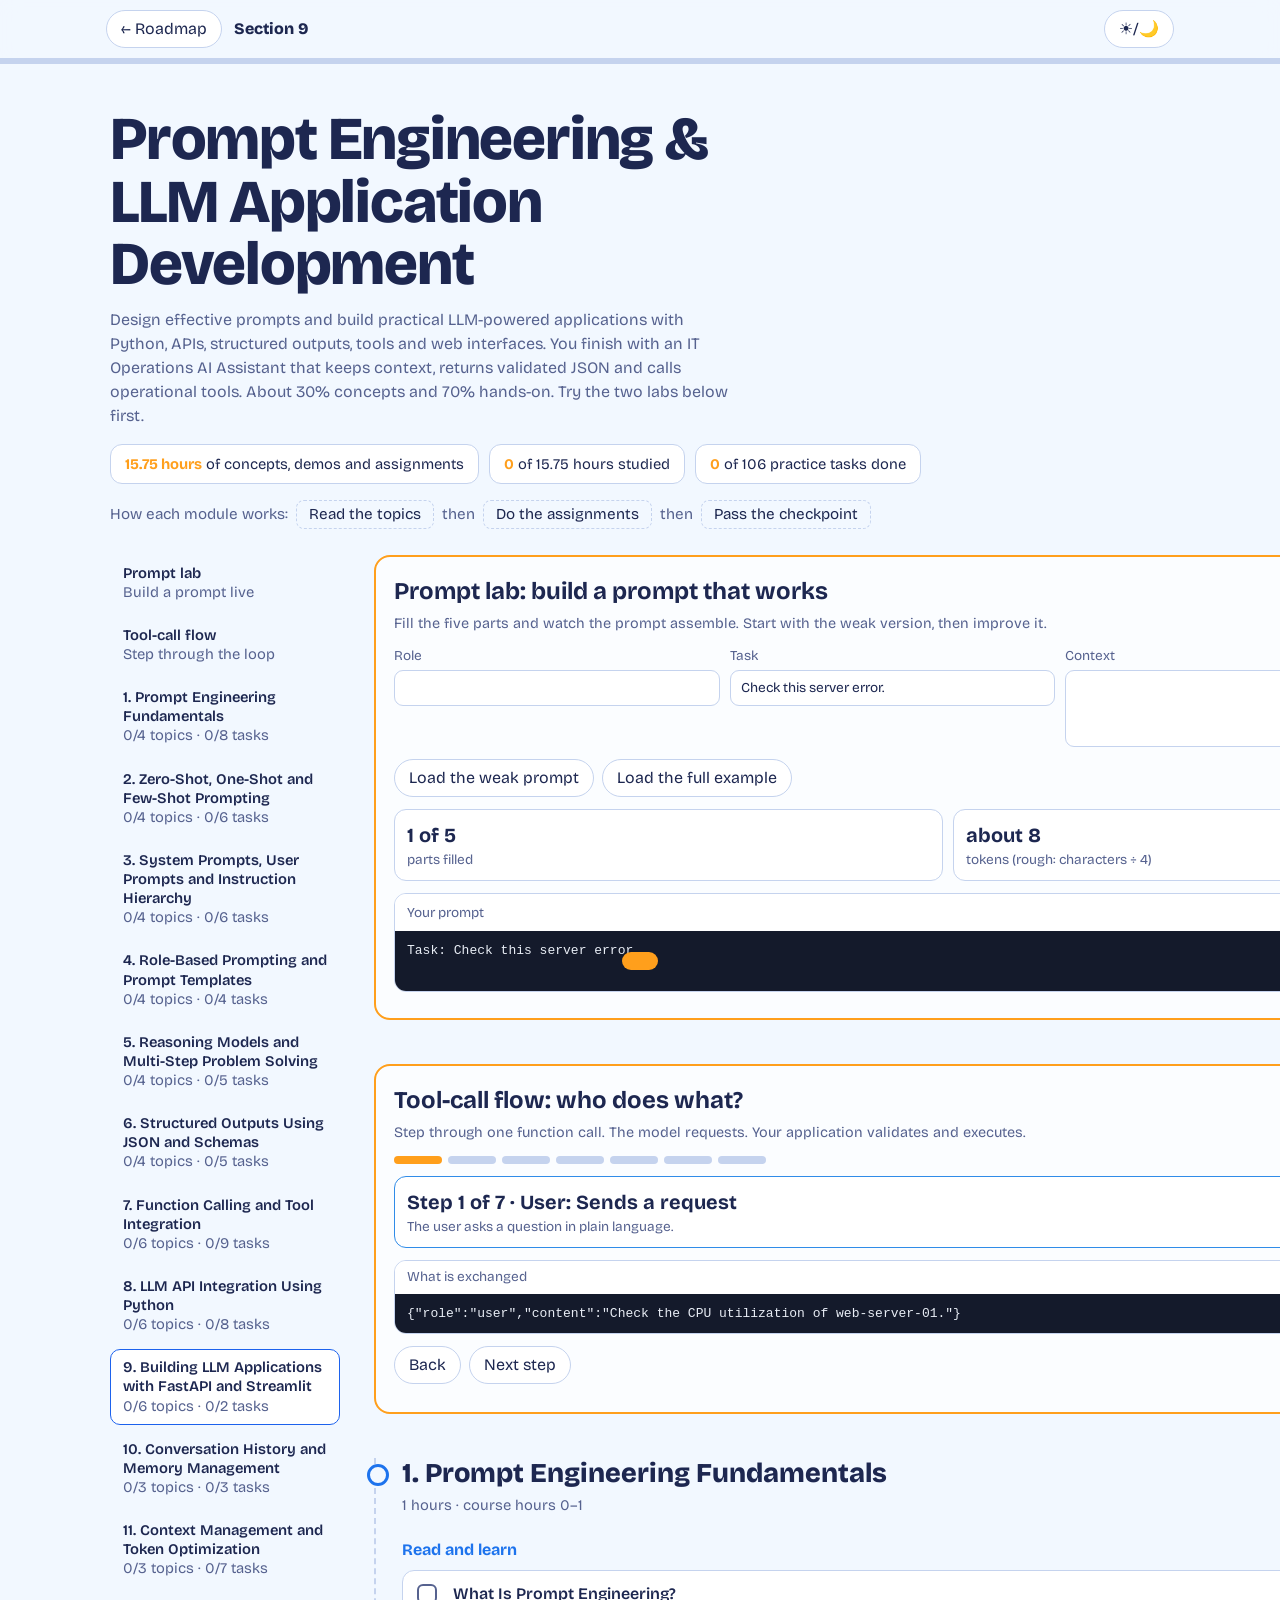
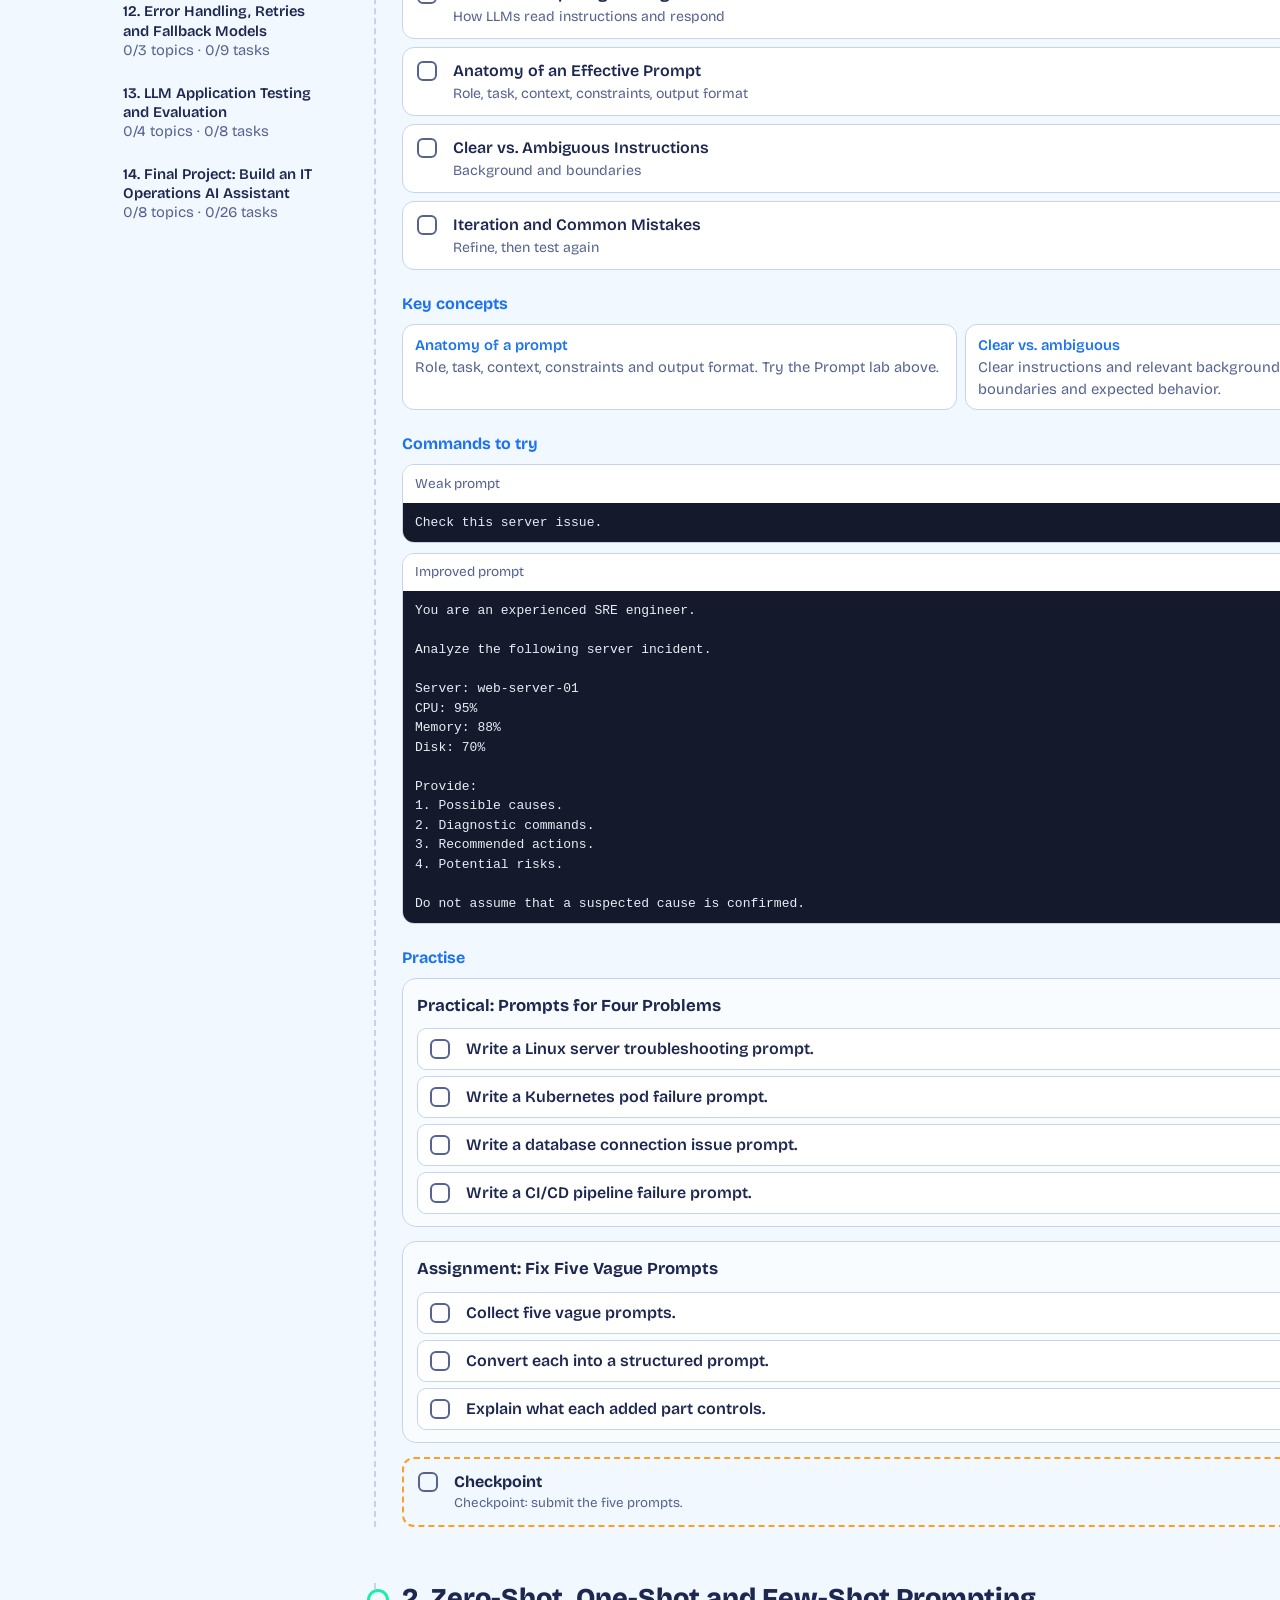
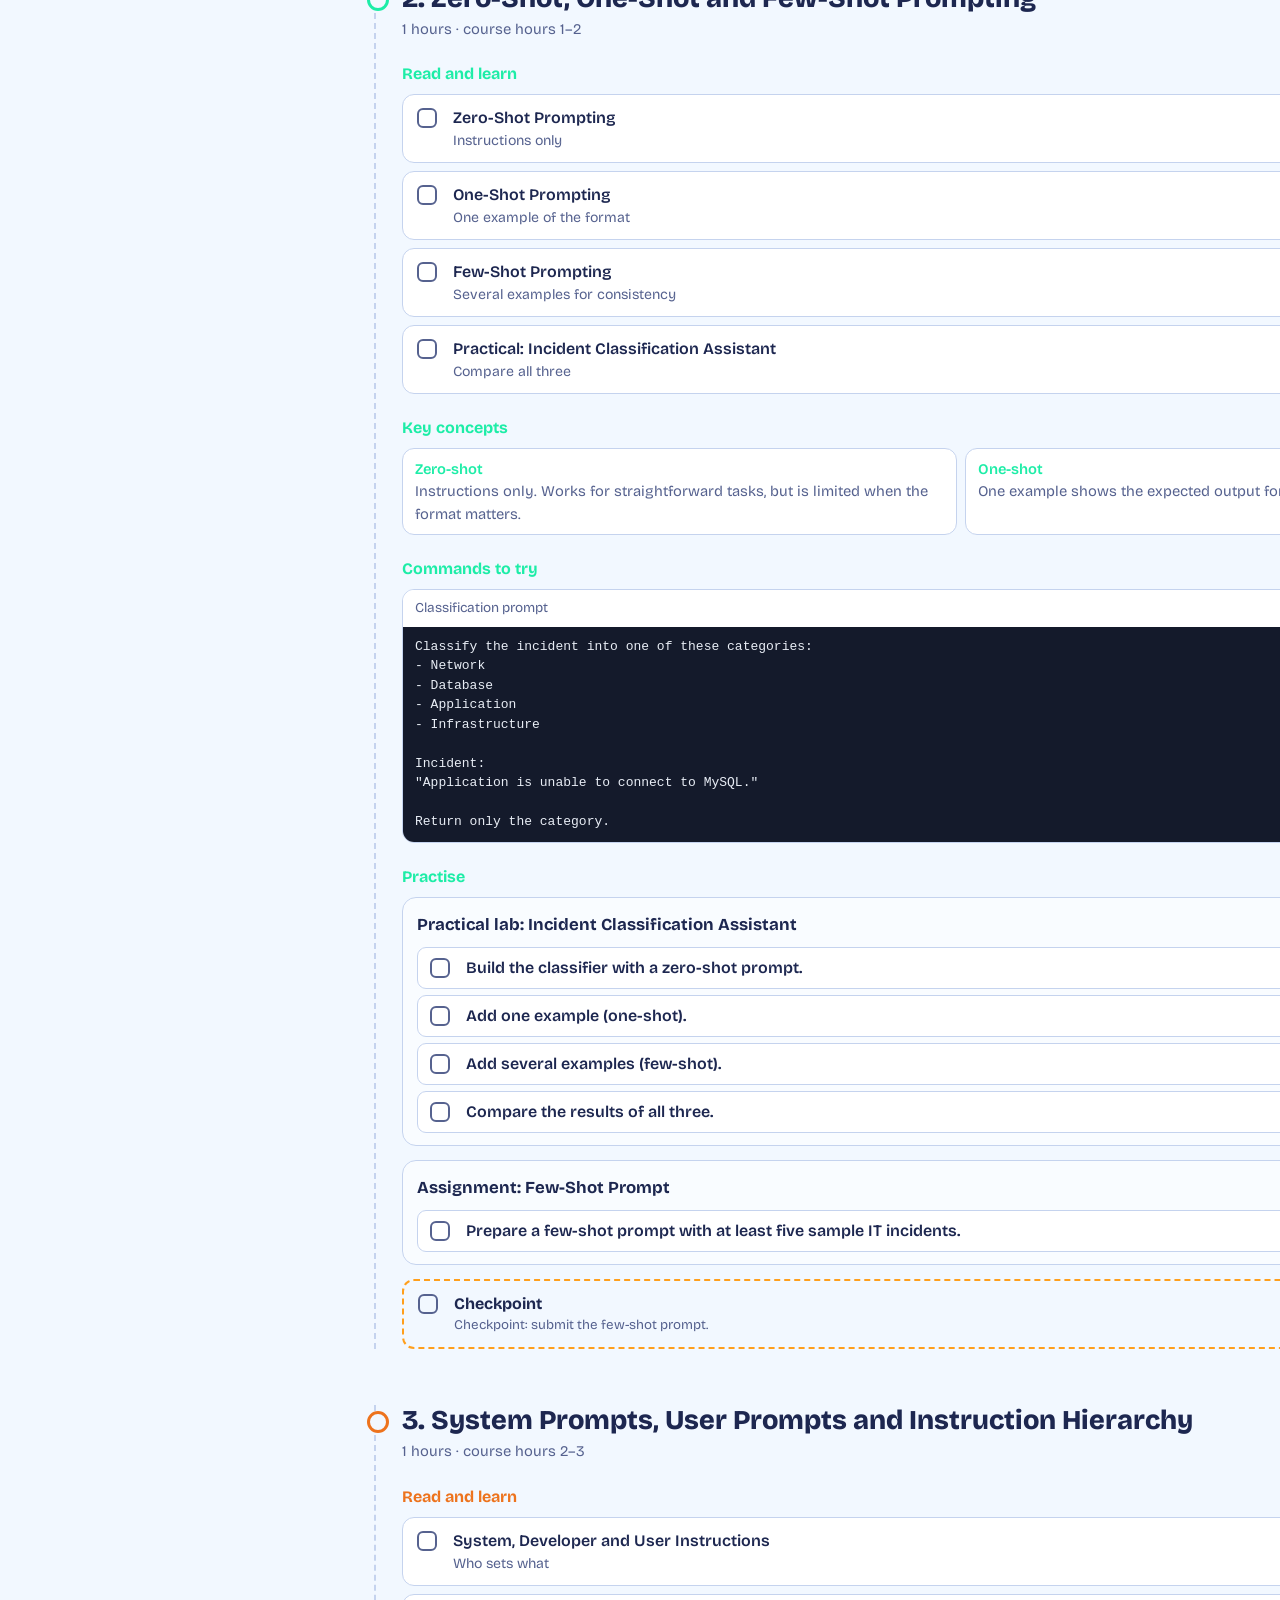
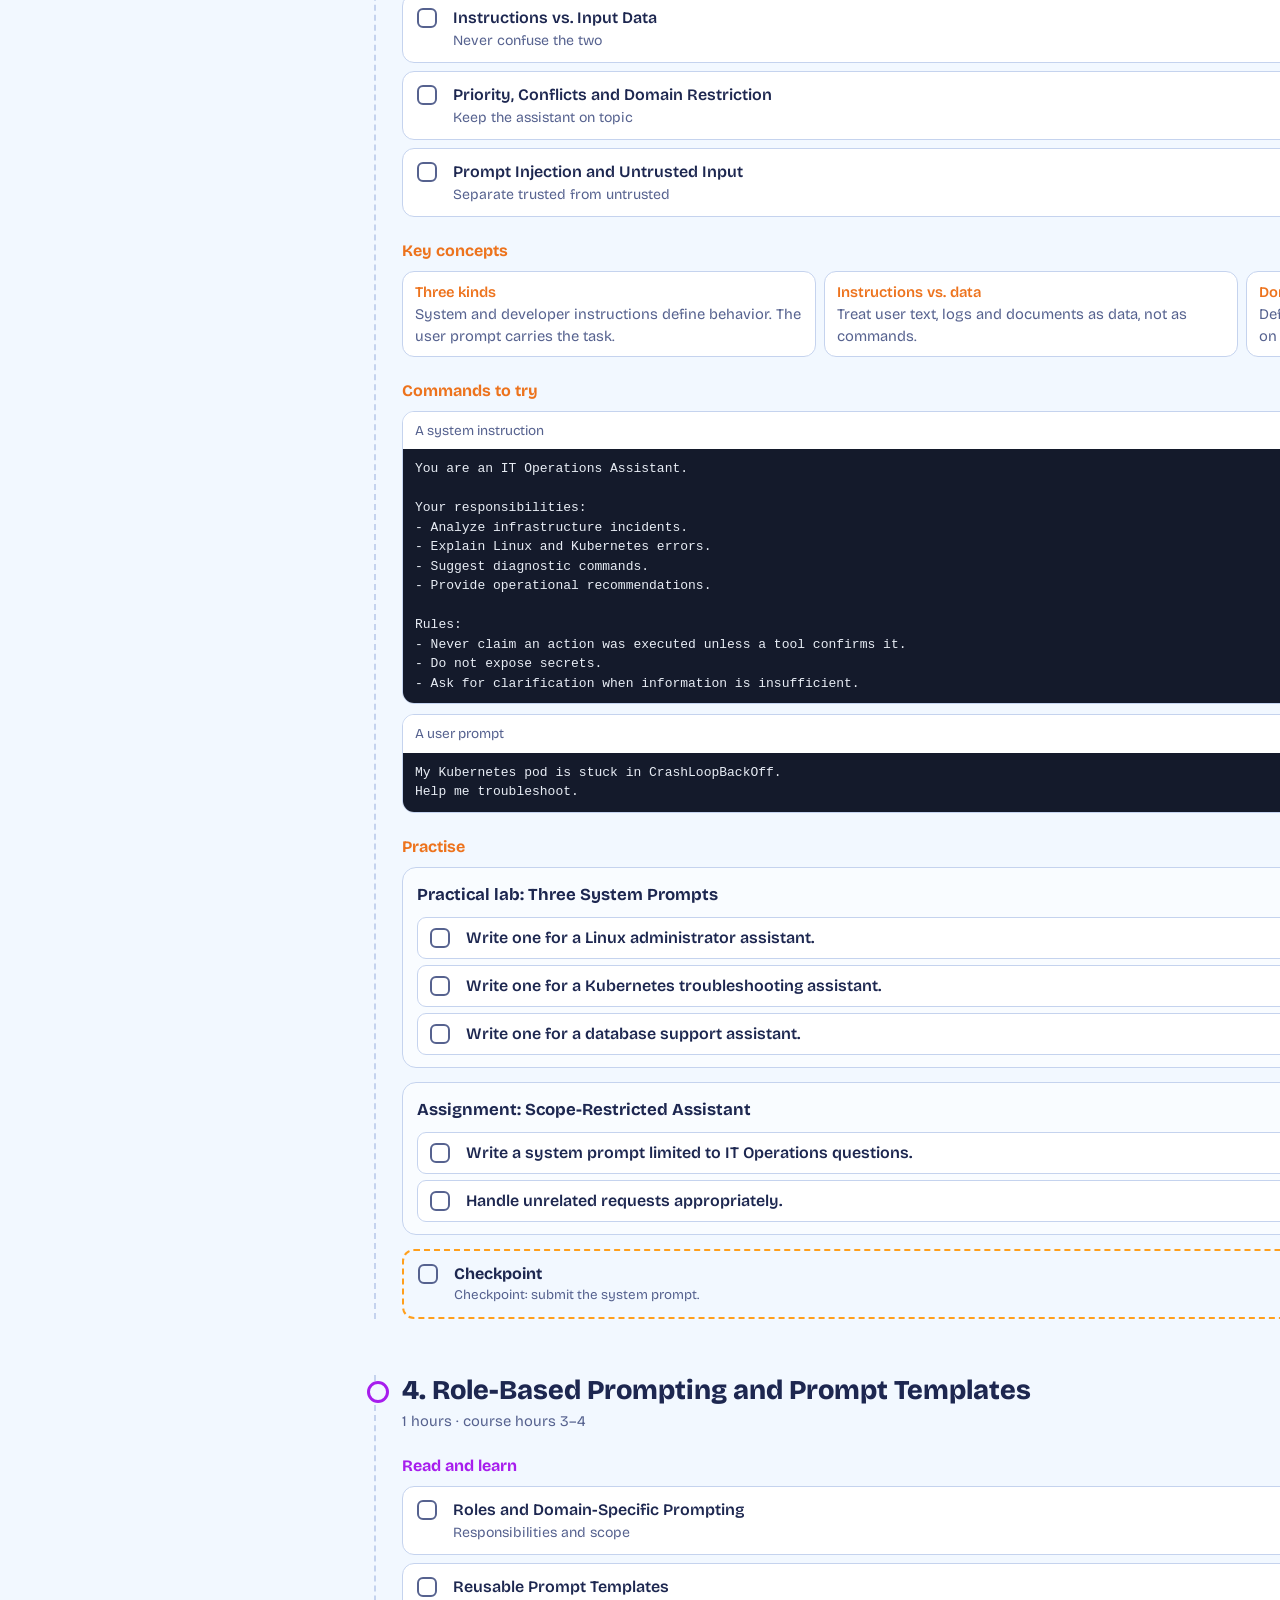
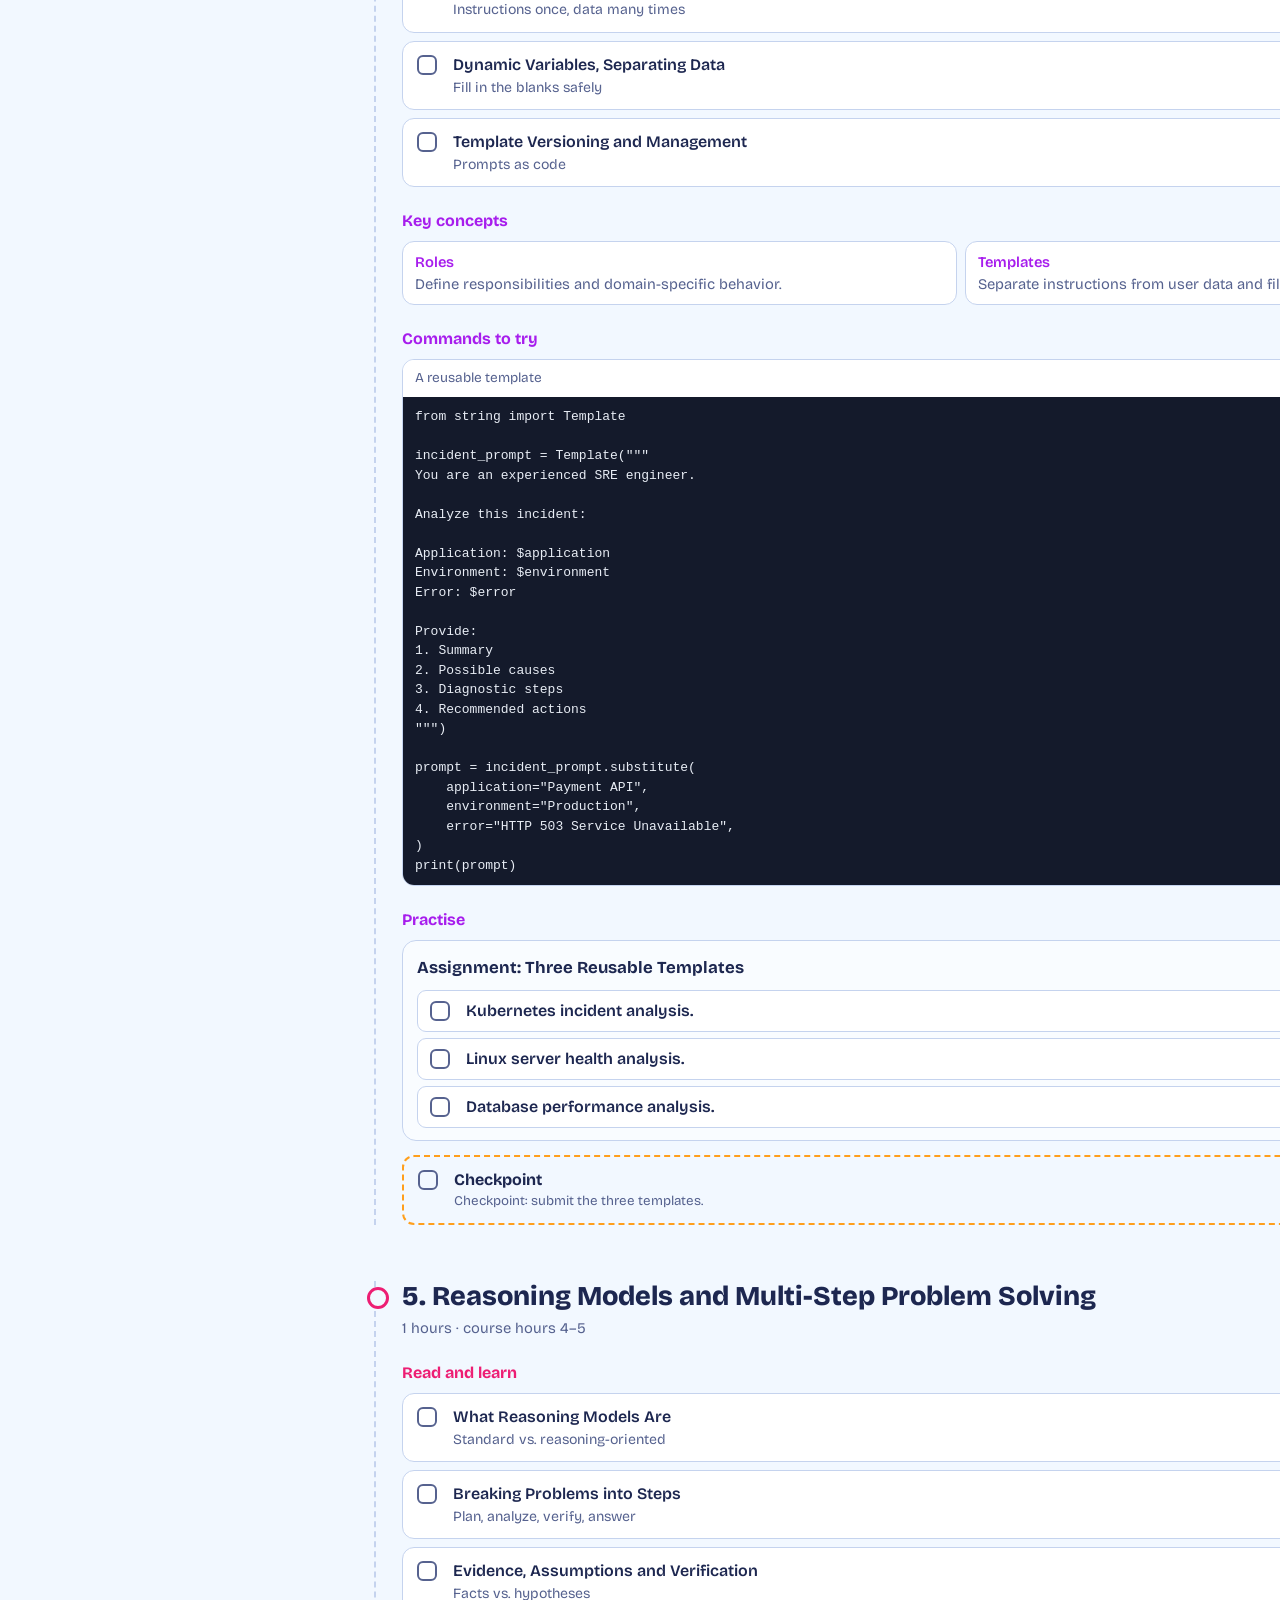
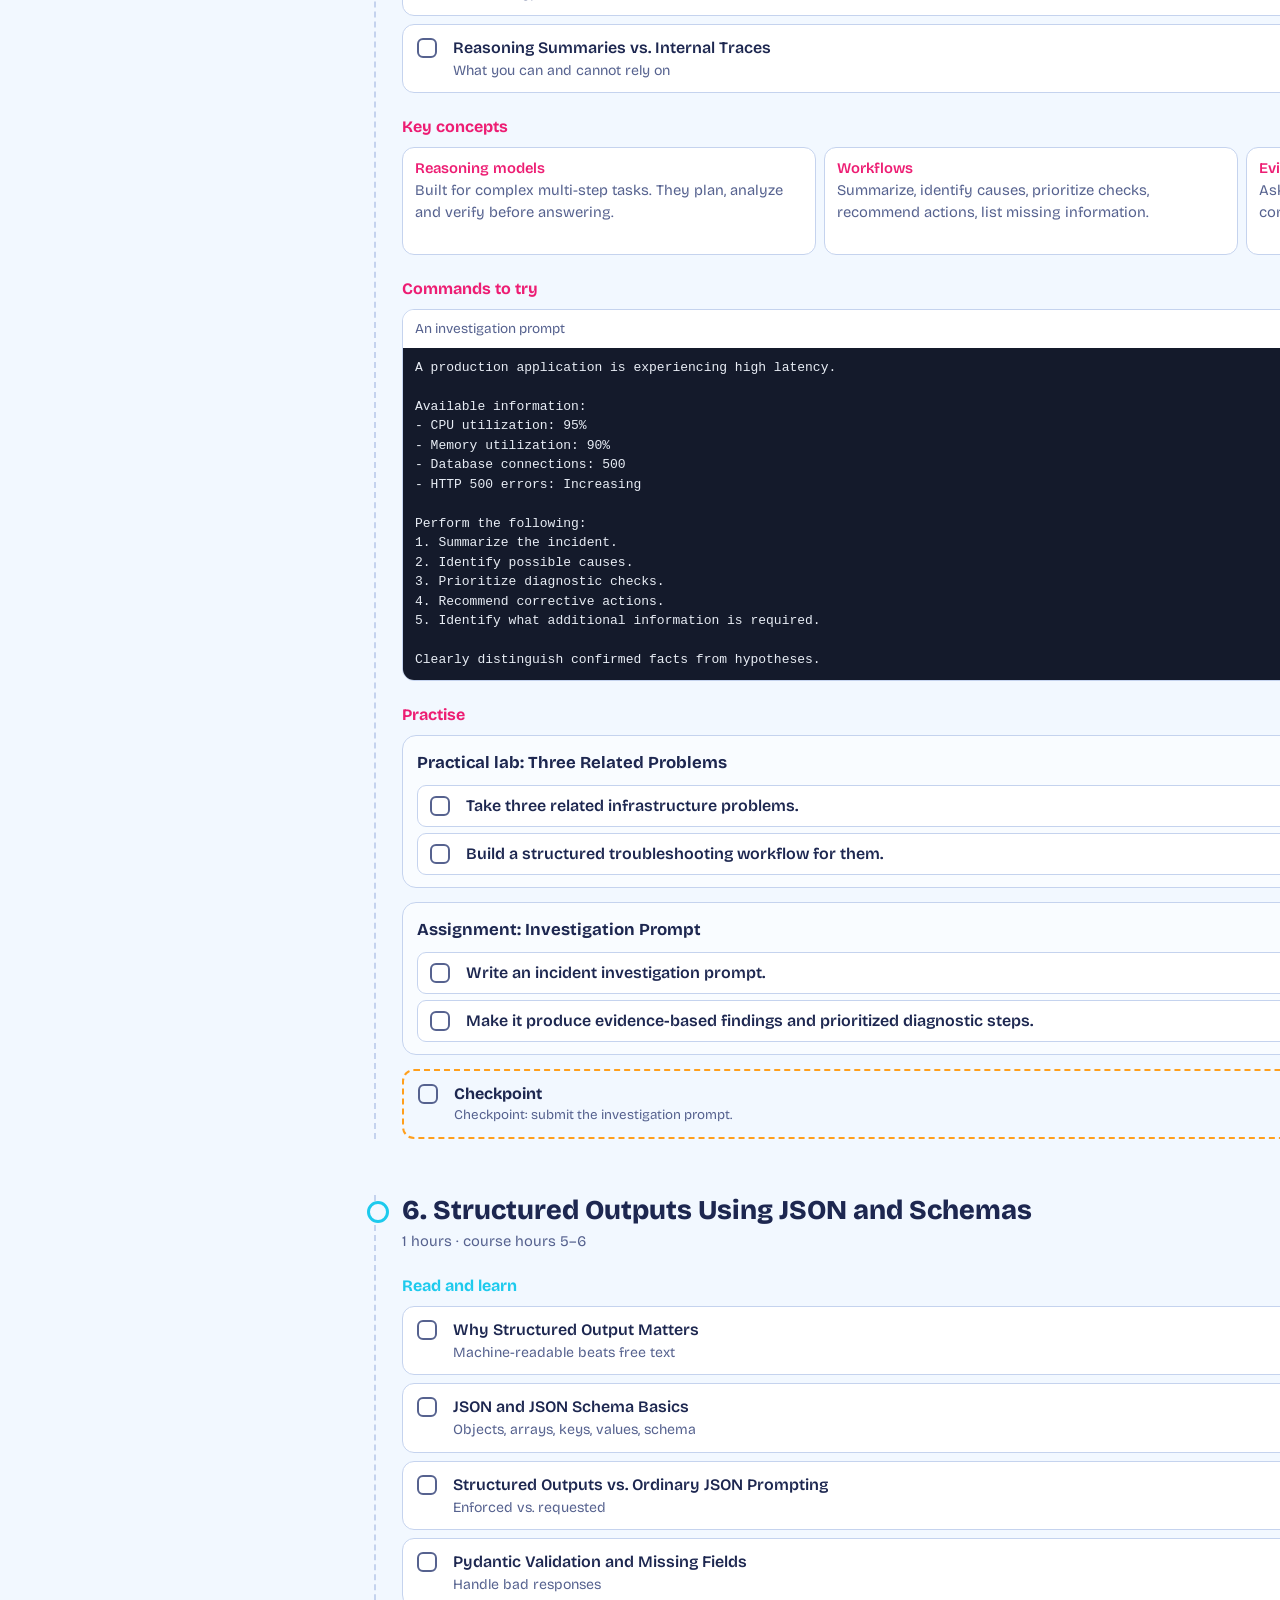
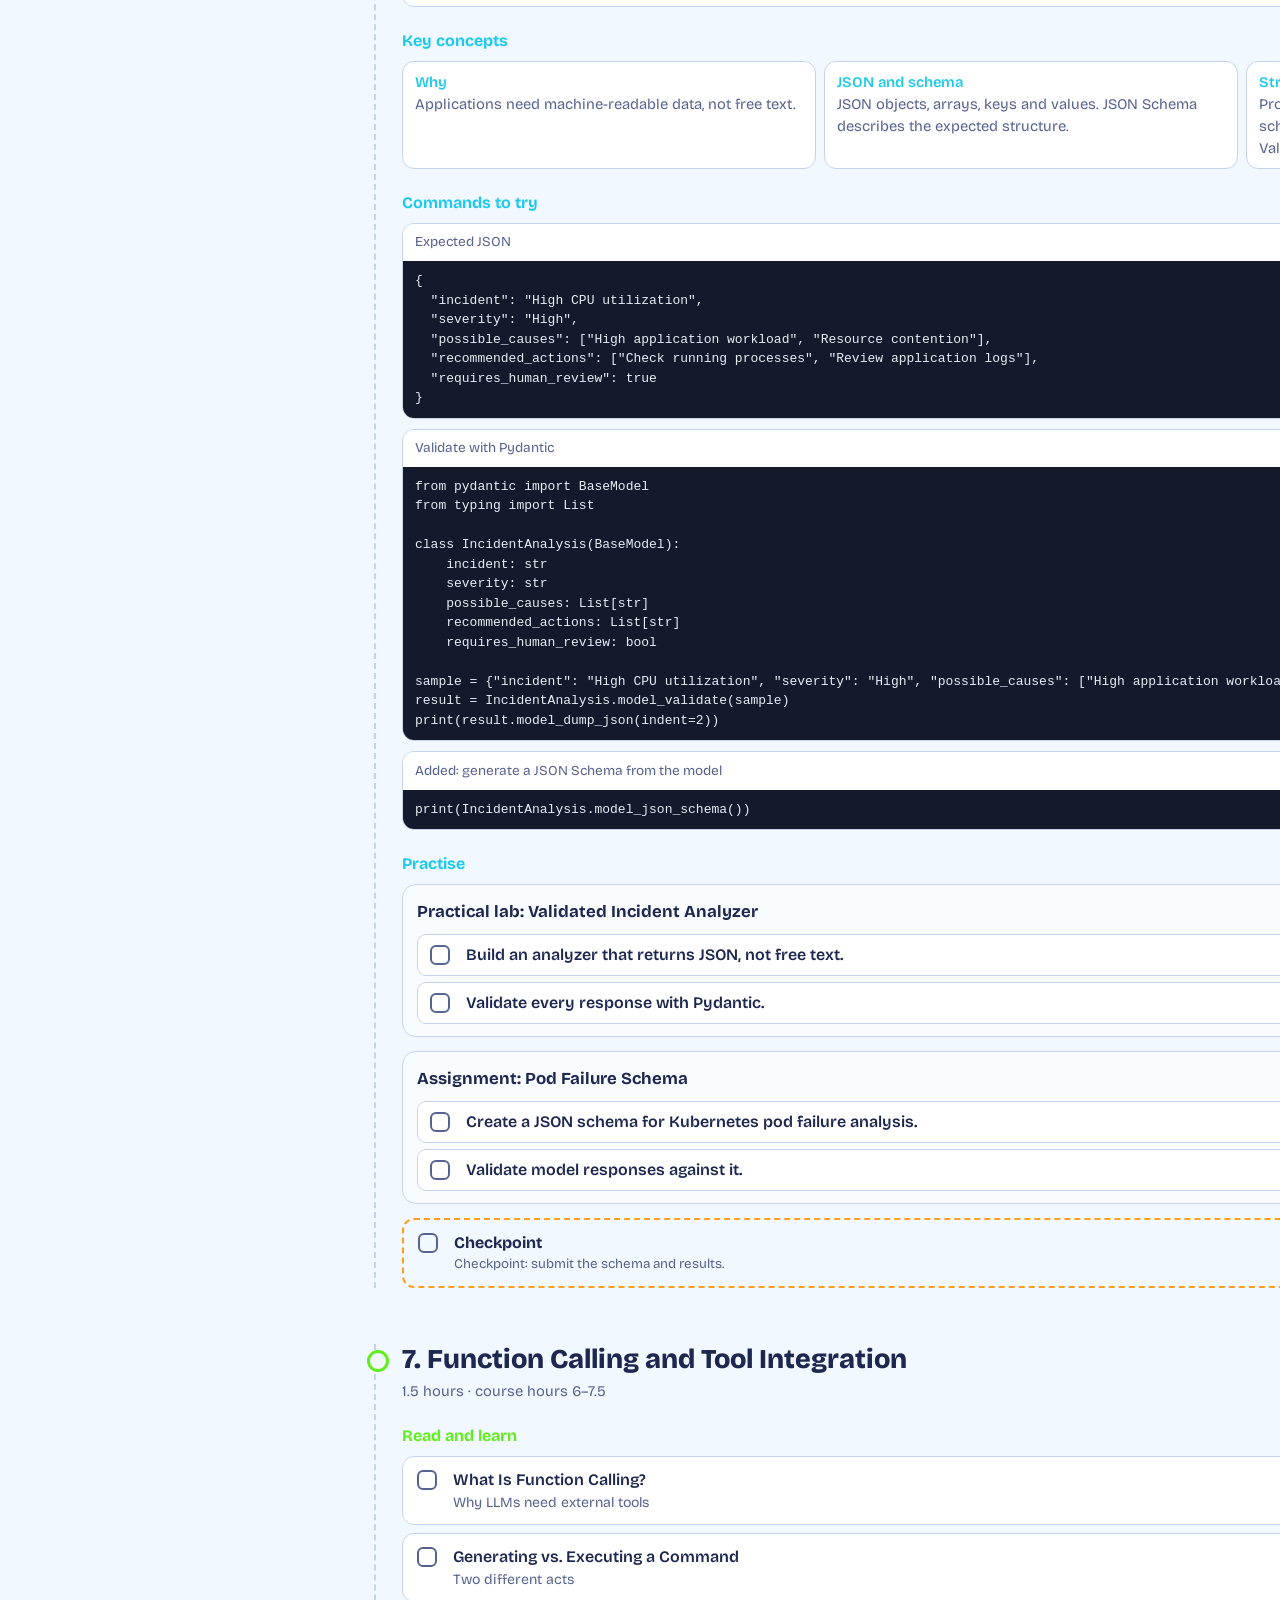
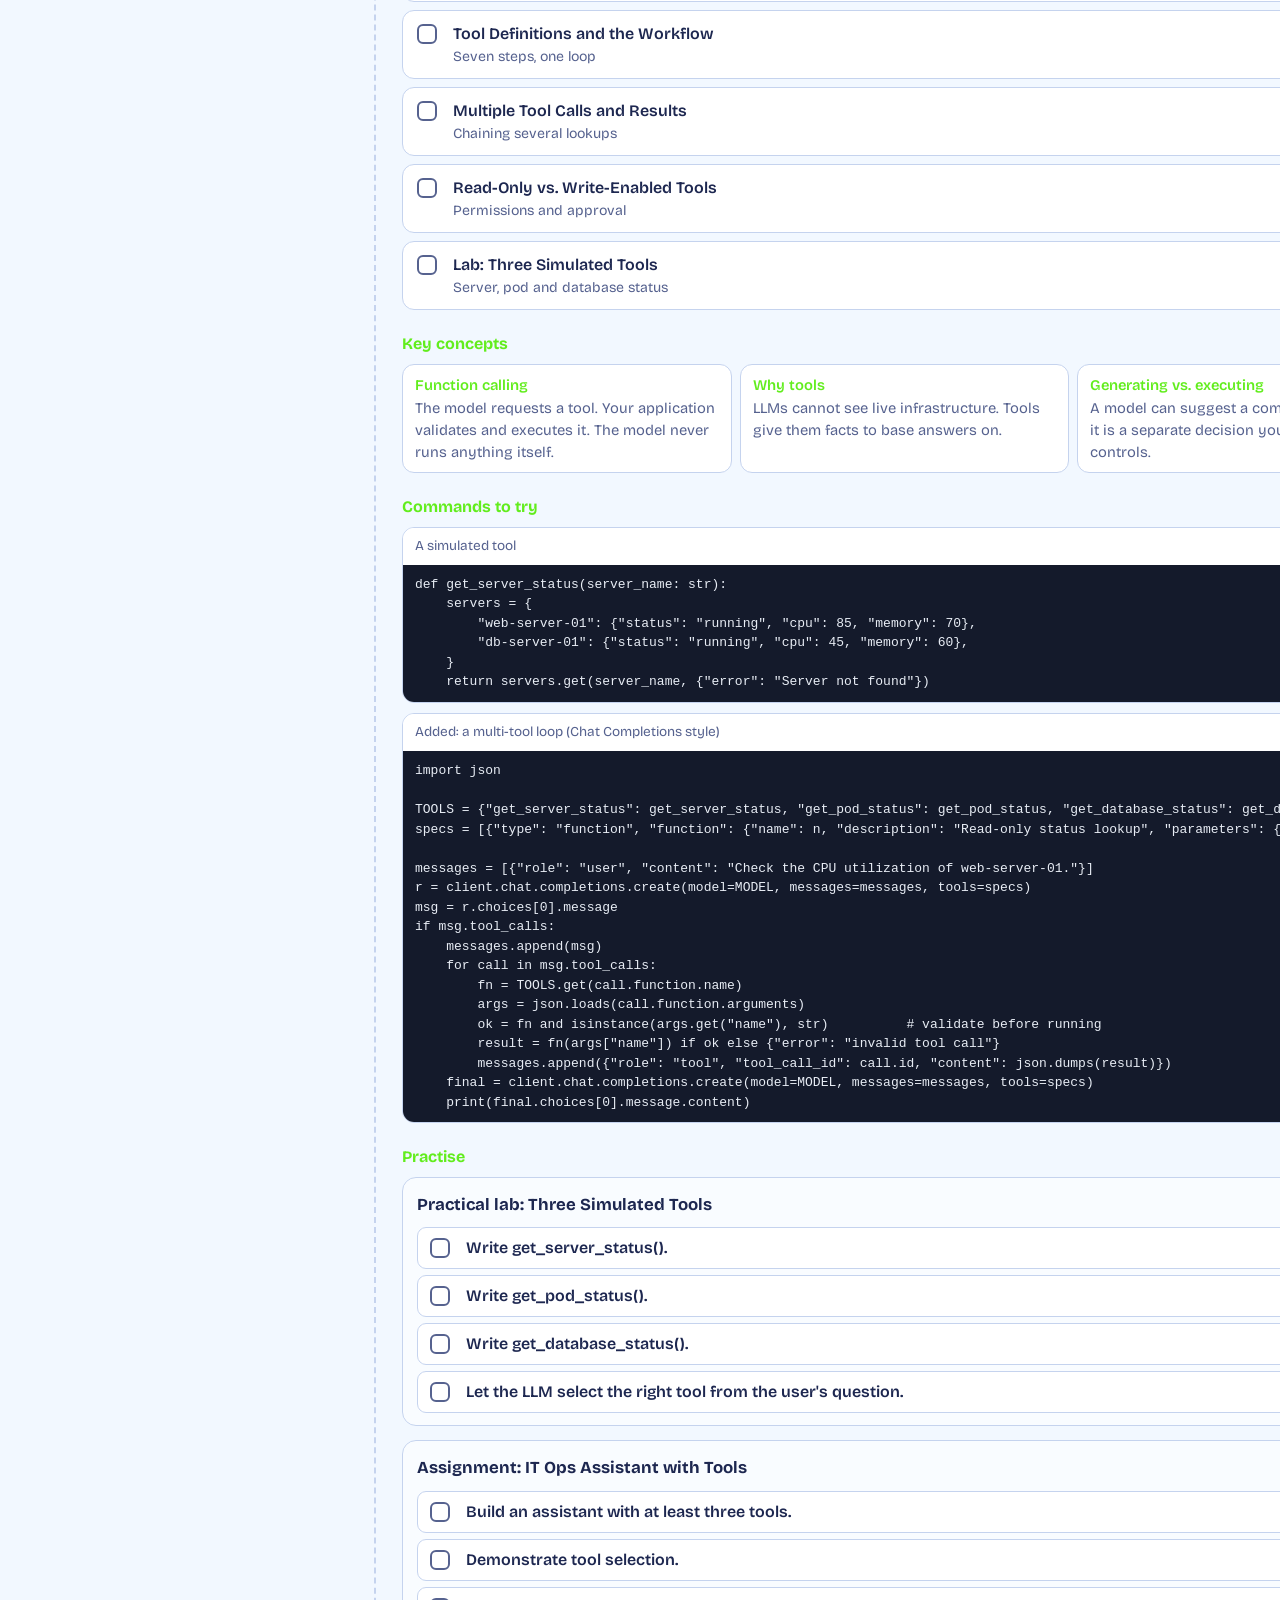
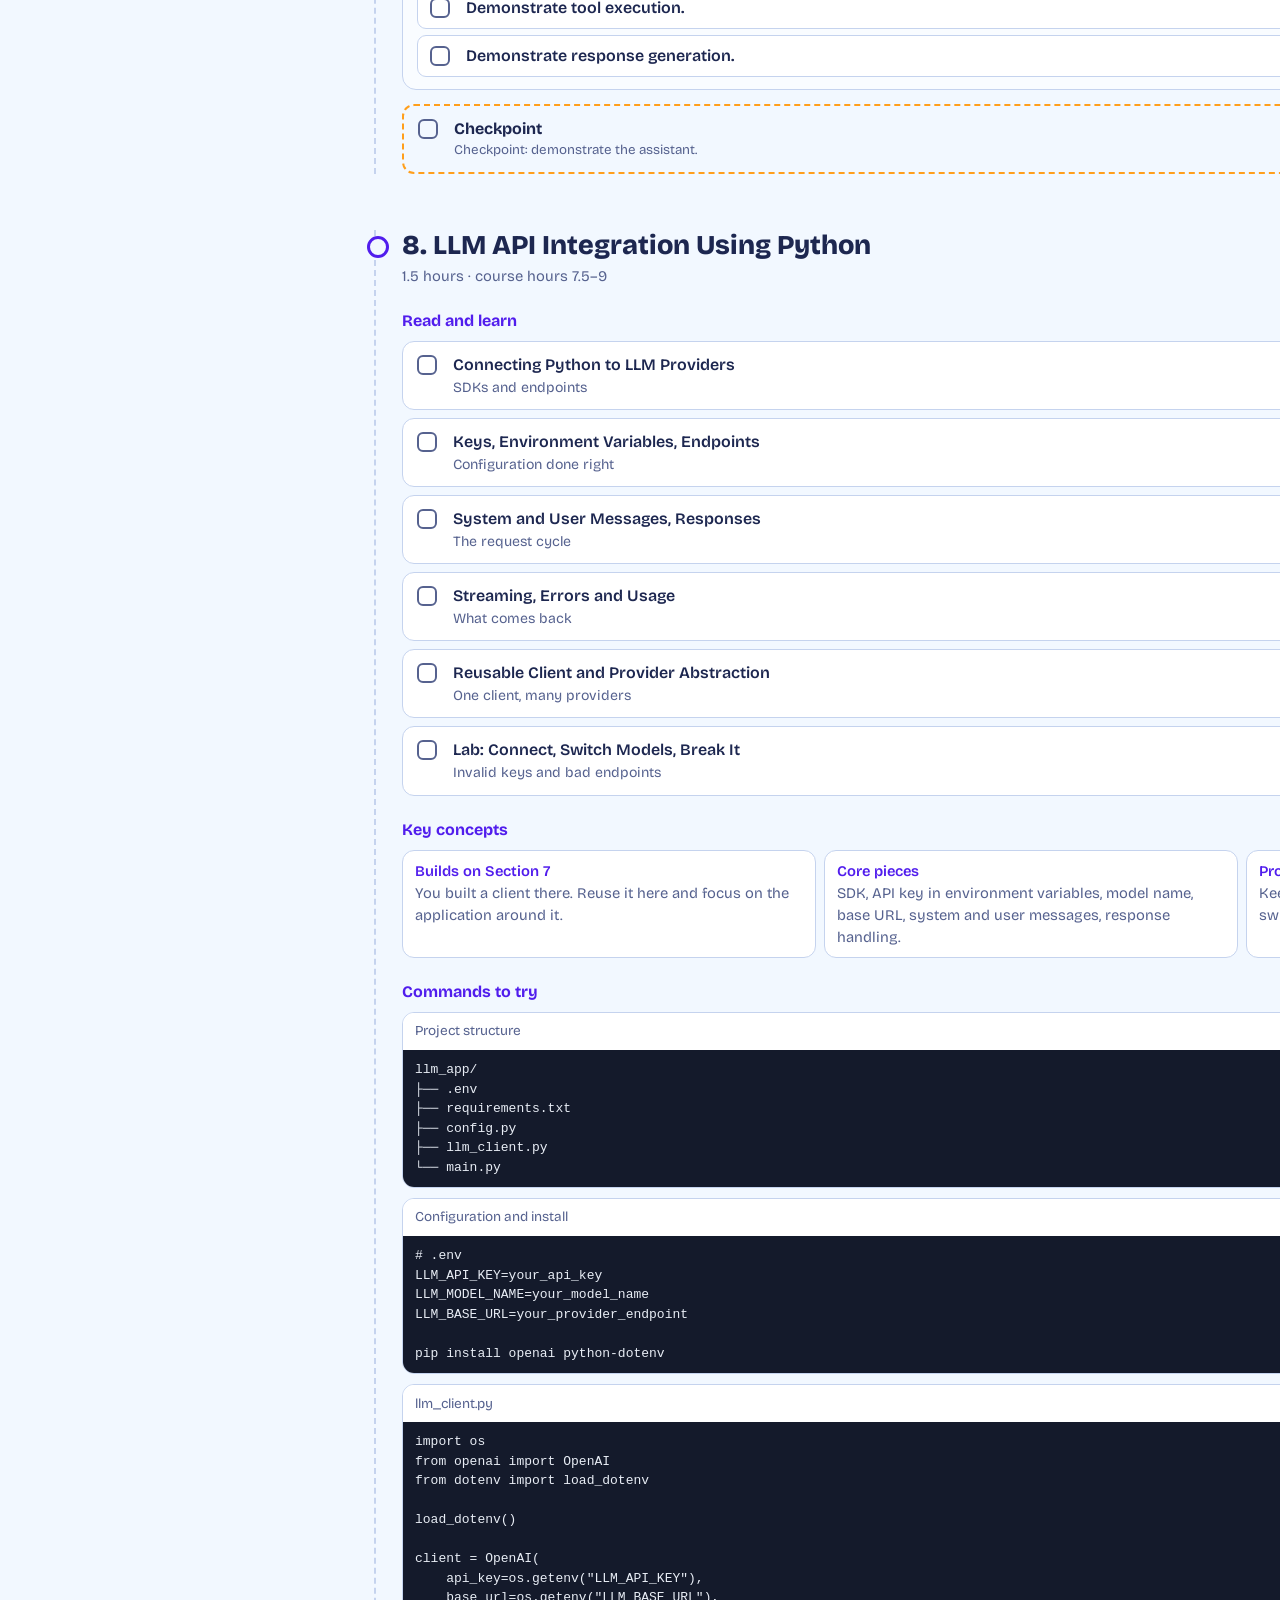
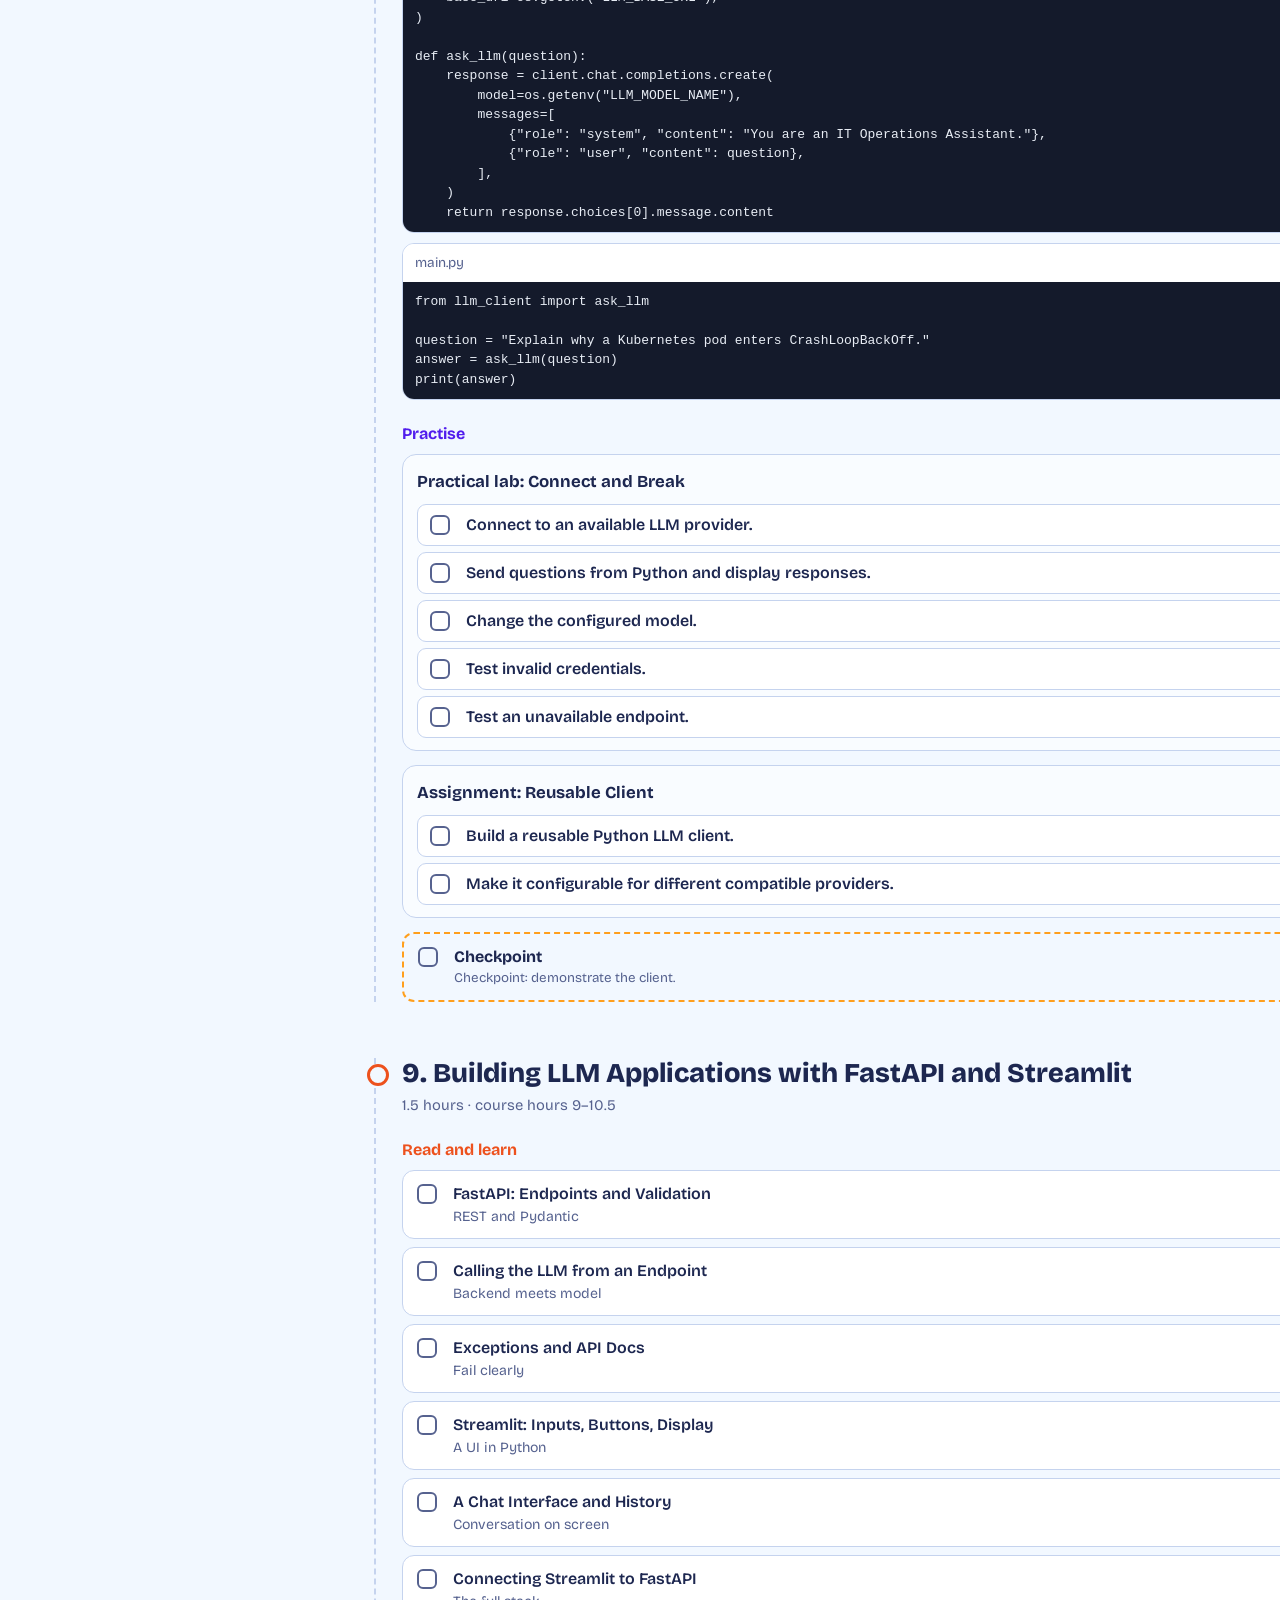
<file: aimaps/section-9-prompt-apps.html>
<!DOCTYPE html>
<html lang="en" data-theme="light">
<head>
<meta charset="utf-8">
<meta name="viewport" content="width=device-width, initial-scale=1">
<title>Prompt Engineering & LLM Application Development | AI Ops Roadmap</title>
<link rel="icon" href="data:image/svg+xml,<svg xmlns='http://www.w3.org/2000/svg' viewBox='0 0 100 100'><text y='.9em' font-size='90'>💬</text></svg>">
<link rel="preconnect" href="https://fonts.googleapis.com">
<link href="https://fonts.googleapis.com/css2?family=Bricolage+Grotesque:opsz,wght@12..96,400;12..96,600;12..96,800&display=swap" rel="stylesheet">
<style>
:root{--bg:#1a1640;--panel:#272160;--tx:#f4f1ff;--mu:#b9b3e6;--ln:#4d4596;--ac:#ffc93c;--bl:hsl(205 95% 68%);--ok:hsl(150 65% 48%);--sh:0 6px 18px #0005}
[data-theme=light]{--bg:#f2f8ff;--panel:#fff;--tx:#1d2750;--mu:#56628f;--ln:#c5d3ee;--ac:#ff9f1c;--bl:hsl(220 85% 52%);--ok:hsl(155 70% 35%);--sh:0 6px 16px #3b5bdb22}
*{box-sizing:border-box}
html{scroll-behavior:smooth;scroll-padding-top:70px}
body{margin:0;background-image:radial-gradient(circle at 10% 0,color-mix(in srgb,var(--ac) 22%,transparent),transparent 42%),radial-gradient(circle at 92% 8%,color-mix(in srgb,#4dabf7 22%,transparent),transparent 42%);background-attachment:fixed;background:var(--bg);color:var(--tx);font:400 16px/1.5 "Bricolage Grotesque",system-ui,sans-serif}
button,a{font:inherit;color:inherit}button{cursor:pointer}
:focus-visible{outline:3px solid var(--ac);outline-offset:2px}
.bar{position:sticky;top:0;z-index:20;background:color-mix(in srgb,var(--bg) 88%,transparent);backdrop-filter:blur(10px);border-bottom:1px solid var(--ln)}
.bar .in{max-width:1100px;margin:auto;padding:10px 16px;display:flex;gap:12px;align-items:center}
.bar b{margin-right:auto;font-weight:800}
.pill{background:var(--panel);border:1px solid var(--ln);border-radius:999px;padding:6px 14px;text-decoration:none}
#prog{height:5px;background:var(--ln)}#prog i{display:block;height:100%;width:0;background:var(--ac);transition:width .4s}
.hero{max-width:1100px;margin:44px auto 10px;padding:0 20px}
h1{font-size:clamp(2.1rem,5.5vw,3.8rem);line-height:1.03;margin:0 0 12px;font-weight:800;letter-spacing:-.02em;max-width:16ch}
.hero p{color:var(--mu);max-width:62ch;margin:0 0 10px}
.facts{display:flex;flex-wrap:wrap;gap:10px;margin:16px 0}
.facts div{border:1px solid var(--ln);background:var(--panel);border-radius:12px;padding:8px 14px;font-size:.92rem}
.facts b{color:var(--ac)}
.flow{display:flex;gap:8px;align-items:center;flex-wrap:wrap;color:var(--mu);font-size:.95rem}
.flow span{border:1.5px dashed var(--ln);border-radius:8px;padding:2px 12px;color:var(--tx)}
.wrap{max-width:1100px;margin:26px auto 80px;padding:0 20px;display:grid;grid-template-columns:230px 1fr;gap:34px}
.rail{position:sticky;top:70px;align-self:start;display:flex;flex-direction:column;gap:6px}
.rail a{display:block;text-decoration:none;padding:8px 12px;border-radius:10px;border:1px solid transparent;color:var(--mu);font-size:.92rem;line-height:1.3}
.rail a b{display:block;color:var(--tx);font-weight:600}
.rail a.act{border-color:var(--bl);background:var(--panel)}
.rail a.dn b::after{content:" ✓";color:var(--ok)}
.mod{margin-bottom:56px;position:relative;padding-left:26px;border-left:2px dashed var(--ln)}
.mod::before{content:"";position:absolute;left:-9px;top:6px;width:16px;height:16px;border-radius:50%;background:var(--bg);border:3px solid var(--bl)}
.mod.dn::before{background:var(--ok);border-color:var(--ok)}
.mh h2{margin:0;font-size:1.7rem;line-height:1.15;font-weight:800}
.mh p{margin:4px 0 0;color:var(--mu);font-size:.92rem}
h3{font-size:1rem;margin:22px 0 8px;color:var(--bl)}
.row{display:grid;grid-template-columns:24px 1fr auto;gap:12px;align-items:start;width:100%;text-align:left;background:var(--panel);border:1.5px solid var(--ln);border-radius:12px;padding:11px 14px;margin-bottom:8px;transition:border-color .2s}
.row:hover{border-color:var(--bl)}
.bx{width:20px;height:20px;border-radius:6px;border:2px solid var(--mu);margin-top:2px;display:grid;place-items:center;font-size:13px;line-height:1;color:#fff}
.row[aria-pressed=true] .bx{background:var(--ok);border-color:var(--ok)}
.row[aria-pressed=true] .bx::after{content:"✓"}
.row[aria-pressed=true] b{text-decoration:line-through;text-decoration-color:var(--mu);color:var(--mu)}
.tx b{display:block;font-weight:600}.tx small{color:var(--mu);font-size:.88rem;display:block}
.hr{color:var(--ac);font-weight:600;font-size:.9rem;white-space:nowrap}
.card{border:1.5px solid var(--ln);border-radius:14px;padding:14px 14px 6px;margin-bottom:14px;background:color-mix(in srgb,var(--panel) 55%,transparent)}
.card h4{margin:0 0 10px;font-size:1.05rem}
.card .row{border-radius:9px;padding:8px 12px;margin-bottom:6px}
.dv{margin:4px 0 10px;padding:9px 12px;border-radius:9px;border-left:4px solid var(--ac);background:color-mix(in srgb,var(--ac) 12%,transparent);font-size:.92rem}
.note{font-size:.9rem;color:var(--mu);margin:0 0 8px}
.cp{display:grid;grid-template-columns:24px 1fr;gap:12px;width:100%;text-align:left;margin-top:14px;padding:11px 14px;border:2px dashed var(--ac);border-radius:12px;background:none}
.cp[aria-pressed=true]{border-style:solid;background:color-mix(in srgb,var(--ok) 16%,transparent);border-color:var(--ok)}
.cp[aria-pressed=true] .bx{background:var(--ok);border-color:var(--ok)}
.cp[aria-pressed=true] .bx::after{content:"✓"}
.cp small{display:block;color:var(--mu)}
.kg{display:grid;grid-template-columns:repeat(auto-fit,minmax(230px,1fr));gap:8px}
.kc{background:var(--panel);border:1.5px solid var(--ln);border-radius:12px;padding:9px 12px;font-size:.92rem;color:var(--mu)}
.kc b{display:block;color:var(--bl);font-weight:600}
.cmd{margin-bottom:10px;border:1.5px solid var(--ln);border-radius:12px;overflow:hidden}
.ch{display:flex;justify-content:space-between;align-items:center;padding:6px 12px;background:var(--panel);font-size:.85rem;color:var(--mu)}
.cb{border:1px solid var(--ln);background:none;border-radius:8px;padding:2px 10px;font-size:.8rem}
.cmd pre{margin:0;padding:10px 12px;overflow-x:auto;font:13px/1.5 ui-monospace,Menlo,Consolas,monospace;background:#141a2b;color:#e8edf5}
.lab{border:2px solid var(--ac);border-radius:16px;padding:16px 18px;margin-bottom:44px;background:color-mix(in srgb,var(--panel) 70%,transparent)}
.lab h2{margin:0 0 4px;font-size:1.5rem}
.cg{display:grid;grid-template-columns:repeat(auto-fit,minmax(230px,1fr));gap:10px;margin:12px 0}
.lab label{display:block;font-size:.85rem;color:var(--mu)}
.lab input,.lab textarea{display:block;width:100%;margin-top:3px;padding:7px 10px;border-radius:9px;border:1.5px solid var(--ln);background:var(--panel);color:var(--tx);font:inherit;resize:vertical}
.btns{display:flex;gap:8px;flex-wrap:wrap;margin-bottom:12px}
.out{display:grid;grid-template-columns:repeat(auto-fit,minmax(190px,1fr));gap:10px;margin-bottom:12px}
.out div{background:var(--panel);border:1.5px solid var(--ln);border-radius:12px;padding:10px 12px;font-size:.85rem;color:var(--mu)}
.out b{display:block;font-size:1.25rem;color:var(--tx)}
.out .fit{border-color:var(--ok)}.out .fit b{color:var(--ok)}
#p-out{min-height:60px;white-space:pre-wrap}
.dots{display:flex;gap:6px;margin:12px 0}
.dots i{flex:1;max-width:48px;height:8px;border-radius:99px;background:var(--ln);cursor:pointer}
.dots i.on{background:var(--ac)}
#fl-out{margin-bottom:12px}
#toast{position:fixed;bottom:20px;left:50%;transform:translate(-50%,90px);background:var(--ac);color:#101010;padding:9px 18px;border-radius:99px;font-weight:600;transition:transform .35s;z-index:30}
#toast.show{transform:translate(-50%,0)}
@media(max-width:800px){
.wrap{grid-template-columns:1fr;gap:18px}
.rail{flex-direction:row;overflow-x:auto;top:52px;background:var(--bg);padding:6px 0;z-index:10}
.rail a{min-width:150px}.mod{padding-left:18px}
}
@media(prefers-reduced-motion:reduce){*{transition:none!important;scroll-behavior:auto!important}}
</style>
</head>
<body>
<div class="bar"><div class="in">
<a class="pill" href="index.html">← Roadmap</a>
<b>Section 9</b>
<button class="pill" id="theme" aria-label="Toggle theme">☀/🌙</button>
</div><div id="prog"><i></i></div></div>

<header class="hero">
<h1>Prompt Engineering & LLM Application Development</h1>
<p>Design effective prompts and build practical LLM-powered applications with Python, APIs, structured outputs, tools and web interfaces. You finish with an IT Operations AI Assistant that keeps context, returns validated JSON and calls operational tools. About 30% concepts and 70% hands-on. Try the two labs below first.</p>
<div class="facts"><div><b>15.75 hours</b> of concepts, demos and assignments</div><div><b id="hd">0</b> of 15.75 hours studied</div><div><b id="td">0</b> of <span id="tt">0</span> practice tasks done</div></div>
<div class="flow">How each module works: <span>Read the topics</span> then <span>Do the assignments</span> then <span>Pass the checkpoint</span></div>
</header>

<div class="wrap">
<nav class="rail" id="rail" aria-label="Modules"></nav>
<main><section class="lab" id="lab"><h2>Prompt lab: build a prompt that works</h2><p class="note">Fill the five parts and watch the prompt assemble. Start with the weak version, then improve it.</p>
<div class="cg">
<label>Role<input id="p-r"></label>
<label>Task<input id="p-t"></label>
<label>Context<textarea id="p-c" rows="3"></textarea></label>
<label>Constraints<textarea id="p-k" rows="3"></textarea></label>
<label>Output format<textarea id="p-o" rows="3"></textarea></label>
</div>
<div class="btns"><button class="pill" id="p-weak">Load the weak prompt</button><button class="pill" id="p-good">Load the full example</button></div>
<div class="out" id="p-meter"></div>
<div class="cmd"><div class="ch"><span>Your prompt</span><button class="cb">Copy</button></div><pre id="p-out"></pre></div></section>
<section class="lab" id="flow"><h2>Tool-call flow: who does what?</h2><p class="note">Step through one function call. The model requests. Your application validates and executes.</p>
<div class="dots" id="fl-dots"></div><div class="out" id="fl-out"></div>
<div class="cmd"><div class="ch"><span>What is exchanged</span></div><pre id="fl-x"></pre></div>
<div class="btns" style="margin-top:12px"><button class="pill" id="fl-prev">Back</button><button class="pill" id="fl-next">Next step</button></div></section>
<div id="mods"></div></main>
</div>
<div id="toast" role="status"></div>

<script>
const M=[
{t:"Prompt Engineering Fundamentals",h:1,
T:[["What Is Prompt Engineering?","How LLMs read instructions and respond",.25],["Anatomy of an Effective Prompt","Role, task, context, constraints, output format",.25],["Clear vs. Ambiguous Instructions","Background and boundaries",.25],["Iteration and Common Mistakes","Refine, then test again",.25]],
K:[["Anatomy of a prompt","Role, task, context, constraints and output format. Try the Prompt lab above."],["Clear vs. ambiguous","Clear instructions and relevant background beat vague requests. Set boundaries and expected behavior."],["Iterate","Refine the prompt, test again and learn from common mistakes."]],
X:[["Weak prompt","Check this server issue."],["Improved prompt","You are an experienced SRE engineer.\n\nAnalyze the following server incident.\n\nServer: web-server-01\nCPU: 95%\nMemory: 88%\nDisk: 70%\n\nProvide:\n1. Possible causes.\n2. Diagnostic commands.\n3. Recommended actions.\n4. Potential risks.\n\nDo not assume that a suspected cause is confirmed."]],
A:[["Practical: Prompts for Four Problems",["Write a Linux server troubleshooting prompt.","Write a Kubernetes pod failure prompt.","Write a database connection issue prompt.","Write a CI/CD pipeline failure prompt."]],["Assignment: Fix Five Vague Prompts",["Collect five vague prompts.","Convert each into a structured prompt.","Explain what each added part controls."]]],
C:"Checkpoint: submit the five prompts."},
{t:"Zero-Shot, One-Shot and Few-Shot Prompting",h:1,
T:[["Zero-Shot Prompting","Instructions only",.25],["One-Shot Prompting","One example of the format",.25],["Few-Shot Prompting","Several examples for consistency",.25],["Practical: Incident Classification Assistant","Compare all three",.25]],
K:[["Zero-shot","Instructions only. Works for straightforward tasks, but is limited when the format matters."],["One-shot","One example shows the expected output format."],["Few-shot","Several examples teach patterns and improve consistency in classification."]],
X:[["Classification prompt","Classify the incident into one of these categories:\n- Network\n- Database\n- Application\n- Infrastructure\n\nIncident:\n\"Application is unable to connect to MySQL.\"\n\nReturn only the category."]],
A:[["Practical lab: Incident Classification Assistant",["Build the classifier with a zero-shot prompt.","Add one example (one-shot).","Add several examples (few-shot).","Compare the results of all three."]],["Assignment: Few-Shot Prompt",["Prepare a few-shot prompt with at least five sample IT incidents."]]],
C:"Checkpoint: submit the few-shot prompt."},
{t:"System Prompts, User Prompts and Instruction Hierarchy",h:1,
T:[["System, Developer and User Instructions","Who sets what",.25],["Instructions vs. Input Data","Never confuse the two",.25],["Priority, Conflicts and Domain Restriction","Keep the assistant on topic",.25],["Prompt Injection and Untrusted Input","Separate trusted from untrusted",.25]],
K:[["Three kinds","System and developer instructions define behavior. The user prompt carries the task."],["Instructions vs. data","Treat user text, logs and documents as data, not as commands."],["Domain restriction","Define responsibilities and rules so the assistant stays on topic."],["Prompt injection","Separate trusted instructions from untrusted input. Prompt wording alone is not a security control."]],
X:[["A system instruction","You are an IT Operations Assistant.\n\nYour responsibilities:\n- Analyze infrastructure incidents.\n- Explain Linux and Kubernetes errors.\n- Suggest diagnostic commands.\n- Provide operational recommendations.\n\nRules:\n- Never claim an action was executed unless a tool confirms it.\n- Do not expose secrets.\n- Ask for clarification when information is insufficient."],["A user prompt","My Kubernetes pod is stuck in CrashLoopBackOff.\nHelp me troubleshoot."]],
A:[["Practical lab: Three System Prompts",["Write one for a Linux administrator assistant.","Write one for a Kubernetes troubleshooting assistant.","Write one for a database support assistant."]],["Assignment: Scope-Restricted Assistant",["Write a system prompt limited to IT Operations questions.","Handle unrelated requests appropriately."]]],
C:"Checkpoint: submit the system prompt."},
{t:"Role-Based Prompting and Prompt Templates",h:1,
T:[["Roles and Domain-Specific Prompting","Responsibilities and scope",.25],["Reusable Prompt Templates","Instructions once, data many times",.25],["Dynamic Variables, Separating Data","Fill in the blanks safely",.25],["Template Versioning and Management","Prompts as code",.25]],
K:[["Roles","Define responsibilities and domain-specific behavior."],["Templates","Separate instructions from user data and fill dynamic variables."],["Manage","Version templates and keep them in your Python application code."]],
X:[["A reusable template","from string import Template\n\nincident_prompt = Template(\"\"\"\nYou are an experienced SRE engineer.\n\nAnalyze this incident:\n\nApplication: $application\nEnvironment: $environment\nError: $error\n\nProvide:\n1. Summary\n2. Possible causes\n3. Diagnostic steps\n4. Recommended actions\n\"\"\")\n\nprompt = incident_prompt.substitute(\n    application=\"Payment API\",\n    environment=\"Production\",\n    error=\"HTTP 503 Service Unavailable\",\n)\nprint(prompt)"]],
A:[["Assignment: Three Reusable Templates",["Kubernetes incident analysis.","Linux server health analysis.","Database performance analysis."]]],
C:"Checkpoint: submit the three templates."},
{t:"Reasoning Models and Multi-Step Problem Solving",h:1,
T:[["What Reasoning Models Are","Standard vs. reasoning-oriented",.25],["Breaking Problems into Steps","Plan, analyze, verify, answer",.25],["Evidence, Assumptions and Verification","Facts vs. hypotheses",.25],["Reasoning Summaries vs. Internal Traces","What you can and cannot rely on",.25]],
K:[["Reasoning models","Built for complex multi-step tasks. They plan, analyze and verify before answering."],["Workflows","Summarize, identify causes, prioritize checks, recommend actions, list missing information."],["Evidence","Ask for evidence and assumptions, and separate confirmed facts from hypotheses."],["Limits","Model-generated reasoning can be wrong, so verify it. Reasoning summaries are not the model's internal reasoning traces."]],
X:[["An investigation prompt","A production application is experiencing high latency.\n\nAvailable information:\n- CPU utilization: 95%\n- Memory utilization: 90%\n- Database connections: 500\n- HTTP 500 errors: Increasing\n\nPerform the following:\n1. Summarize the incident.\n2. Identify possible causes.\n3. Prioritize diagnostic checks.\n4. Recommend corrective actions.\n5. Identify what additional information is required.\n\nClearly distinguish confirmed facts from hypotheses."]],
A:[["Practical lab: Three Related Problems",["Take three related infrastructure problems.","Build a structured troubleshooting workflow for them."]],["Assignment: Investigation Prompt",["Write an incident investigation prompt.","Make it produce evidence-based findings and prioritized diagnostic steps."]]],
C:"Checkpoint: submit the investigation prompt."},
{t:"Structured Outputs Using JSON and Schemas",h:1,
T:[["Why Structured Output Matters","Machine-readable beats free text",.25],["JSON and JSON Schema Basics","Objects, arrays, keys, values, schema",.25],["Structured Outputs vs. Ordinary JSON Prompting","Enforced vs. requested",.25],["Pydantic Validation and Missing Fields","Handle bad responses",.25]],
K:[["Why","Applications need machine-readable data, not free text."],["JSON and schema","JSON objects, arrays, keys and values. JSON Schema describes the expected structure."],["Structured Outputs vs. JSON prompting","Provider structured-output features can enforce a schema. Asking for JSON in a prompt is only a request. Validate either way."],["Handle failures","Missing or invalid fields need a retry or a safe fallback."]],
X:[["Expected JSON","{\n  \"incident\": \"High CPU utilization\",\n  \"severity\": \"High\",\n  \"possible_causes\": [\"High application workload\", \"Resource contention\"],\n  \"recommended_actions\": [\"Check running processes\", \"Review application logs\"],\n  \"requires_human_review\": true\n}"],["Validate with Pydantic","from pydantic import BaseModel\nfrom typing import List\n\nclass IncidentAnalysis(BaseModel):\n    incident: str\n    severity: str\n    possible_causes: List[str]\n    recommended_actions: List[str]\n    requires_human_review: bool\n\nsample = {\"incident\": \"High CPU utilization\", \"severity\": \"High\", \"possible_causes\": [\"High application workload\"], \"recommended_actions\": [\"Review running processes\"], \"requires_human_review\": True}\nresult = IncidentAnalysis.model_validate(sample)\nprint(result.model_dump_json(indent=2))"],["Added: generate a JSON Schema from the model","print(IncidentAnalysis.model_json_schema())"]],
A:[["Practical lab: Validated Incident Analyzer",["Build an analyzer that returns JSON, not free text.","Validate every response with Pydantic."]],["Assignment: Pod Failure Schema",["Create a JSON schema for Kubernetes pod failure analysis.","Validate model responses against it."]]],
C:"Checkpoint: submit the schema and results."},
{t:"Function Calling and Tool Integration",h:1.5,
T:[["What Is Function Calling?","Why LLMs need external tools",.25],["Generating vs. Executing a Command","Two different acts",.25],["Tool Definitions and the Workflow","Seven steps, one loop",.25],["Multiple Tool Calls and Results","Chaining several lookups",.25],["Read-Only vs. Write-Enabled Tools","Permissions and approval",.25],["Lab: Three Simulated Tools","Server, pod and database status",.25]],
K:[["Function calling","The model requests a tool. Your application validates and executes it. The model never runs anything itself."],["Why tools","LLMs cannot see live infrastructure. Tools give them facts to base answers on."],["Generating vs. executing","A model can suggest a command. Running it is a separate decision your code controls."],["Read-only first","Separate read-only tools from write-enabled ones. Add permissions, validation and human approval."],["Try the flow","Step through the Tool-call flow above."]],
X:[["A simulated tool","def get_server_status(server_name: str):\n    servers = {\n        \"web-server-01\": {\"status\": \"running\", \"cpu\": 85, \"memory\": 70},\n        \"db-server-01\": {\"status\": \"running\", \"cpu\": 45, \"memory\": 60},\n    }\n    return servers.get(server_name, {\"error\": \"Server not found\"})"],["Added: a multi-tool loop (Chat Completions style)","import json\n\nTOOLS = {\"get_server_status\": get_server_status, \"get_pod_status\": get_pod_status, \"get_database_status\": get_database_status}\nspecs = [{\"type\": \"function\", \"function\": {\"name\": n, \"description\": \"Read-only status lookup\", \"parameters\": {\"type\": \"object\", \"properties\": {\"name\": {\"type\": \"string\"}}, \"required\": [\"name\"]}}} for n in TOOLS]\n\nmessages = [{\"role\": \"user\", \"content\": \"Check the CPU utilization of web-server-01.\"}]\nr = client.chat.completions.create(model=MODEL, messages=messages, tools=specs)\nmsg = r.choices[0].message\nif msg.tool_calls:\n    messages.append(msg)\n    for call in msg.tool_calls:\n        fn = TOOLS.get(call.function.name)\n        args = json.loads(call.function.arguments)\n        ok = fn and isinstance(args.get(\"name\"), str)          # validate before running\n        result = fn(args[\"name\"]) if ok else {\"error\": \"invalid tool call\"}\n        messages.append({\"role\": \"tool\", \"tool_call_id\": call.id, \"content\": json.dumps(result)})\n    final = client.chat.completions.create(model=MODEL, messages=messages, tools=specs)\n    print(final.choices[0].message.content)"]],
A:[["Practical lab: Three Simulated Tools",["Write get_server_status().","Write get_pod_status().","Write get_database_status().","Let the LLM select the right tool from the user's question."]],["Assignment: IT Ops Assistant with Tools",["Build an assistant with at least three tools.","Demonstrate tool selection.","Demonstrate tool execution.","Demonstrate response generation."]]],
C:"Checkpoint: demonstrate the assistant."},
{t:"LLM API Integration Using Python",h:1.5,
T:[["Connecting Python to LLM Providers","SDKs and endpoints",.25],["Keys, Environment Variables, Endpoints","Configuration done right",.25],["System and User Messages, Responses","The request cycle",.25],["Streaming, Errors and Usage","What comes back",.25],["Reusable Client and Provider Abstraction","One client, many providers",.25],["Lab: Connect, Switch Models, Break It","Invalid keys and bad endpoints",.25]],
K:[["Builds on Section 7","You built a client there. Reuse it here and focus on the application around it."],["Core pieces","SDK, API key in environment variables, model name, base URL, system and user messages, response handling."],["Provider abstraction","Keep model and endpoint in configuration so you can switch compatible providers."],["Caveat","The example assumes an OpenAI-compatible Chat Completions API. Other providers may need different endpoints or authentication."]],
X:[["Project structure","llm_app/\n├── .env\n├── requirements.txt\n├── config.py\n├── llm_client.py\n└── main.py"],["Configuration and install","# .env\nLLM_API_KEY=your_api_key\nLLM_MODEL_NAME=your_model_name\nLLM_BASE_URL=your_provider_endpoint\n\npip install openai python-dotenv"],["llm_client.py","import os\nfrom openai import OpenAI\nfrom dotenv import load_dotenv\n\nload_dotenv()\n\nclient = OpenAI(\n    api_key=os.getenv(\"LLM_API_KEY\"),\n    base_url=os.getenv(\"LLM_BASE_URL\"),\n)\n\ndef ask_llm(question):\n    response = client.chat.completions.create(\n        model=os.getenv(\"LLM_MODEL_NAME\"),\n        messages=[\n            {\"role\": \"system\", \"content\": \"You are an IT Operations Assistant.\"},\n            {\"role\": \"user\", \"content\": question},\n        ],\n    )\n    return response.choices[0].message.content"],["main.py","from llm_client import ask_llm\n\nquestion = \"Explain why a Kubernetes pod enters CrashLoopBackOff.\"\nanswer = ask_llm(question)\nprint(answer)"]],
A:[["Practical lab: Connect and Break",["Connect to an available LLM provider.","Send questions from Python and display responses.","Change the configured model.","Test invalid credentials.","Test an unavailable endpoint."]],["Assignment: Reusable Client",["Build a reusable Python LLM client.","Make it configurable for different compatible providers."]]],
C:"Checkpoint: demonstrate the client."},
{t:"Building LLM Applications with FastAPI and Streamlit",h:1.5,
T:[["FastAPI: Endpoints and Validation","REST and Pydantic",.25],["Calling the LLM from an Endpoint","Backend meets model",.25],["Exceptions and API Docs","Fail clearly",.25],["Streamlit: Inputs, Buttons, Display","A UI in Python",.25],["A Chat Interface and History","Conversation on screen",.25],["Connecting Streamlit to FastAPI","The full stack",.25]],
K:[["FastAPI","REST endpoints, JSON input, request validation with Pydantic, exception handling and automatic API docs."],["Streamlit","Python web interfaces: text inputs, buttons, chat display and history."],["Architecture","User, Streamlit UI, FastAPI, LLM client, LLM provider, and the response back to the UI."]],
X:[["FastAPI endpoint","from fastapi import FastAPI\nfrom pydantic import BaseModel\nfrom llm_client import ask_llm\n\napp = FastAPI()\n\nclass Question(BaseModel):\n    question: str\n\n@app.post(\"/ask\")\ndef ask(request: Question):\n    answer = ask_llm(request.question)\n    return {\"question\": request.question, \"answer\": answer}"],["Run the backend","uvicorn main:app --reload"],["Streamlit frontend","import streamlit as st\nimport requests\n\nst.title(\"IT Operations AI Assistant\")\nquestion = st.text_input(\"Ask your question\")\n\nif st.button(\"Submit\") and question:\n    response = requests.post(\"http://localhost:8000/ask\", json={\"question\": question}, timeout=60)\n    if response.ok:\n        st.write(response.json()[\"answer\"])\n    else:\n        st.error(\"Request failed\")"],["Added: a chat interface","import streamlit as st\nimport requests\n\nif \"history\" not in st.session_state:\n    st.session_state.history = []\n\nfor role, text in st.session_state.history:\n    with st.chat_message(role):\n        st.write(text)\n\nif q := st.chat_input(\"Ask your question\"):\n    st.session_state.history.append((\"user\", q))\n    r = requests.post(\"http://localhost:8000/ask\", json={\"question\": q}, timeout=60)\n    a = r.json()[\"answer\"] if r.ok else \"Request failed\"\n    st.session_state.history.append((\"assistant\", a))\n    st.rerun()"],["Run the UI","streamlit run app.py"]],
A:[["Assignment: IT Ops Chatbot",["Build a web chatbot with Streamlit, FastAPI and an LLM API."]]],
C:"Checkpoint: demonstrate the chatbot."},
{t:"Conversation History and Memory Management",h:.75,
T:[["Why LLMs Do Not Remember","Every API request stands alone",.25],["Maintaining History and Roles","System, user, assistant",.25],["Persistent Memory, Sessions and Trimming","Beyond one chat",.25]],
K:[["No automatic memory","Each API request stands alone. You send previous messages with every new request."],["Roles","System, user and assistant messages."],["Beyond one chat","Persistent memory and database storage keep data across sessions. Session IDs separate users."],["Control size","Remove irrelevant history to control context size."]],
X:[["Conversation history","conversation = [\n    {\"role\": \"system\", \"content\": \"You are an IT Operations Assistant.\"}\n]\n\ndef add_message(role, content):\n    conversation.append({\"role\": role, \"content\": content})\n\nadd_message(\"user\", \"What is Kubernetes?\")\nadd_message(\"assistant\", \"Kubernetes is a container orchestration platform.\")\nadd_message(\"user\", \"What is a pod?\")\nprint(conversation)"],["Added: sessions with trimming","SESSIONS = {}   # session_id -> list of messages\n\ndef history_for(session_id, limit=10):\n    msgs = SESSIONS.setdefault(session_id, [])\n    return [{\"role\": \"system\", \"content\": \"You are an IT Operations Assistant.\"}] + msgs[-limit:]"]],
A:[["Practical lab: Chatbot with Memory",["Build a chatbot that remembers previous messages in a session."]],["Assignment: Follow-Up Demo",["Demonstrate follow-up questions answered from earlier context."]]],
C:"Checkpoint: demonstrate the follow-up."},
{t:"Context Management and Token Optimization",h:.75,
T:[["Context Window and Tokens","Input, output and limits",.25],["Sending Less: Filter, Summarize, Chunk","Relevant context only",.25],["Cost, Latency and Truncation","What goes wrong when you send too much",.25]],
K:[["Tokens","The context window is the total the model can handle. Maximum output is a separate limit. History consumes tokens."],["Send less","Filter by time and severity, extract errors, remove duplicates, summarize and chunk large text."],["Risks","Truncation and context overflow lose information. Longer prompts cost more and are slower."],["Measure","Use the usage field in API responses. Local tokenizers only estimate."]],
A:[["Practical lab: Three Prompt Sizes",["Send complete synthetic logs.","Send filtered logs.","Send a summarized incident report.","Compare token usage and response quality."]],["Assignment: Optimize a Large Incident Prompt",["Shrink a large prompt.","Keep the information needed for troubleshooting."]]],
C:"Checkpoint: submit the optimized prompt."},
{t:"Error Handling, Retries and Fallback Models",h:.75,
T:[["Common Errors and HTTP Codes","What each failure means",.25],["Retries, Backoff and Jitter","Only for transient failures",.25],["Fallbacks and Graceful Messages","Keep users informed safely",.25]],
K:[["Builds on Section 7","Section 7 covered keys, timeouts and error handling. Here you apply them inside the application."],["HTTP errors","400 validate the request. 401 check credentials. 403 check permissions. 404 verify endpoint or model. 429 retry with backoff. 500 retry where appropriate. 503 retry or use an approved fallback."],["Retries","Retry only transient failures, use exponential backoff with jitter, and respect provider retry headers and deadlines."],["Fallbacks","Use approved fallback models or providers. Log errors without exposing credentials and show users graceful messages."]],
X:[["A basic retry (demonstration only)","import time\n\ndef call_with_retry(api_function, max_retries=3):\n    for attempt in range(max_retries):\n        try:\n            return api_function()\n        except Exception as error:\n            if attempt == max_retries - 1:\n                raise\n            wait_time = 2 ** attempt\n            print(f\"Retrying after {wait_time} seconds\")\n            time.sleep(wait_time)"]],
A:[["Practical lab: Simulate Failures",["Simulate invalid API credentials.","Simulate rate-limit errors.","Simulate a connection timeout.","Simulate provider unavailability.","Implement error handling and a fallback provider if available."]],["Assignment: Reliable LLM App",["Add timeout handling.","Add retries.","Add a controlled fallback mechanism."]]],
C:"Checkpoint: demonstrate the reliable app."},
{t:"LLM Application Testing and Evaluation",h:1,
T:[["Why LLM Testing Is Different","Same input, different outputs",.25],["Prompt and Regression Tests","Catch breakage after a change",.25],["Structured Output, Hallucination and Edge-Case Tests","What to check",.25],["Datasets, Human vs. Automated Evaluation","Measure quality over time",.25]],
K:[["Different from classic testing","The same input can give different outputs. Test behavior, not exact wording."],["What to test","API integration, prompts and regressions, structured-output validation, hallucinations and unsupported claims, edge cases, latency and token use."],["Evaluation","Human review and automated checks both help. Keep a test dataset and watch quality over time."],["Starter dataset","Pod failure: suggest relevant diagnostics. High CPU: identify possible causes. Database connection failure: suggest database checks. Unrelated question: follow the application scope. Missing details: ask for clarification."]],
X:[["A starter pytest","def test_incident_input():\n    question = \"My Kubernetes pod is failing.\"\n    assert isinstance(question, str)\n    assert len(question) > 0"],["Added: a test with a mocked API call","import llm_client\n\ndef test_ask_llm_returns_text(monkeypatch):\n    class Msg: content = \"ok\"\n    class Choice: message = Msg()\n    class Resp: choices = [Choice()]\n    monkeypatch.setattr(llm_client.client.chat.completions, \"create\", lambda **kw: Resp())\n    assert llm_client.ask_llm(\"hi\") == \"ok\""]],
A:[["Practical lab: Test Dataset",["Prepare the test dataset.","Create pytest test cases.","Add tests with mocked API responses.","Add structured-output validation tests.","Evaluate real model responses."]],["Assignment: Ten Test Cases",["Create at least 10 test cases for the IT Operations AI Assistant.","Document the results."]]],
C:"Checkpoint: submit the test report."},
{t:"Final Project: Build an IT Operations AI Assistant",h:2,
T:[["Step 1: User Interface","A Streamlit chatbot",.25],["Step 2: Backend","FastAPI endpoints",.25],["Step 3: Prompt Engineering","System prompt, roles, domain rules",.25],["Step 4: Structured Output","Validated incident JSON",.25],["Step 5: Conversation History","Sessions and follow-ups",.25],["Step 6: Tool Integration","Simulated tools, validated arguments",.25],["Step 7: Reliability","Timeouts, retries, latency, usage",.25],["Step 8: Testing","Unit tests and evaluation",.25]],
K:[["Project","An IT Operations AI Assistant that understands IT questions, calls an LLM, keeps context and returns structured responses."],["Architecture","User, Streamlit UI, FastAPI, prompt manager, LLM client, LLM provider, response validator, back to the UI."],["Deliverables","Streamlit chatbot, FastAPI backend, configurable LLM client, prompt templates, structured JSON, conversation history, three simulated tools, error handling and logging, unit tests and evaluation results, documentation."],["Stack","OpenAI SDK, FastAPI, Streamlit, Pydantic, python-dotenv, pytest, Postman or curl, optional SQLite or PostgreSQL, Git and GitHub. Providers: OpenAI, Groq, Microsoft Foundry."],["Section 8 vs. Section 9","Section 8 uses AI to help engineers work. Section 9 builds applications powered by AI."]],
X:[["Suggested project structure","itops-ai-assistant/\n├── app/\n│   ├── main.py\n│   ├── config.py\n│   ├── llm_client.py\n│   ├── prompts.py\n│   ├── schemas.py\n│   ├── memory.py\n│   ├── tools/\n│   │   ├── server_tools.py\n│   │   ├── kubernetes_tools.py\n│   │   └── database_tools.py\n│   └── api/\n│       └── routes.py\n├── frontend/\n│   └── app.py\n├── tests/\n│   ├── test_api.py\n│   ├── test_prompts.py\n│   └── test_tools.py\n├── .env\n├── .env.example\n├── requirements.txt\n└── README.md"]],
A:[["Step 1: User Interface",["Create a Streamlit chatbot.","Accept IT operations questions.","Display responses."]],["Step 2: Backend",["Create FastAPI endpoints.","Accept user questions.","Call the LLM client.","Return responses in JSON."]],["Step 3: Prompt Engineering",["Configure a system prompt.","Create role-based prompts.","Add domain-specific instructions."]],["Step 4: Structured Output",["Generate incident analysis in JSON.","Validate the response with Pydantic."]],["Step 5: Conversation History",["Maintain conversation history.","Support follow-up questions.","Use session IDs to separate conversations."]],["Step 6: Tool Integration",["Add simulated tools for server, Kubernetes and database status.","Allow the LLM to request tool execution.","Validate tool arguments before execution."]],["Step 7: Reliability",["Add timeouts and error handling.","Implement retries for transient failures.","Record API response latency and token usage."]],["Step 8: Testing",["Create unit tests.","Validate API endpoints.","Test structured responses.","Evaluate responses against sample incidents."]]],
C:"Checkpoint: demonstrate the assistant."}
];
const $=s=>document.querySelector(s);
let st={},theme="dark";
try{st=JSON.parse(localStorage.getItem("aiops-s9")||"{}");theme=localStorage.getItem("aiops-theme")||"light"}catch(e){}
document.documentElement.dataset.theme=theme;
const save=()=>{try{localStorage.setItem("aiops-s9",JSON.stringify(st))}catch(e){}};
let cum=0,tasks=0;
M.forEach(m=>{m.s=cum;cum+=m.h;m.e=cum;tasks+=m.A.reduce((a,x)=>a+x[1].length,0)+1});
$("#tt").textContent=tasks;
$("#rail").innerHTML='<a href="#lab"><b>Prompt lab</b><span>Build a prompt live</span></a><a href="#flow"><b>Tool-call flow</b><span>Step through the loop</span></a>'+M.map((m,a)=>`<a href="#m${a}" data-a="${a}"><b>${a+1}. ${m.t}</b><span class="rc"></span></a>`).join("");
$("#mods").innerHTML=M.map((m,a)=>`<section class="mod" id="m${a}" style="--bl:hsl(${[215,160,25,280,335,190,100,255,15,175,305,70,200,350][a]} 85% 52%)"><div class="mh"><h2>${a+1}. ${m.t}</h2><p>${m.h} hours · course hours ${m.s}–${m.e}</p></div>
<h3>Read and learn</h3>${m.T.map((t,i)=>`<button class="row" data-k="t.${a}.${i}" data-h="${t[2]}" aria-pressed="false"><span class="bx"></span><span class="tx"><b>${t[0]}</b><small>${t[1]}</small></span><span class="hr">${t[2]} h</span></button>`).join("")}
${m.K?`<h3>Key concepts</h3><div class="kg">${m.K.map(k=>`<div class="kc"><b>${k[0]}</b>${k[1]}</div>`).join("")}</div>`:""}${m.P?`<div class="dv"><strong>${m.PL||"Python demonstration"}:</strong> ${m.P}</div>`:""}${m.X?`<h3>Commands to try</h3>${m.X.map(x=>`<div class="cmd"><div class="ch"><span>${x[0]}</span><button class="cb">Copy</button></div><pre>${x[1].replace(/&/g,"&amp;").replace(/</g,"&lt;")}</pre></div>`).join("")}`:""}<h3>Practise</h3>${m.N?`<p class="note">${m.N}</p>`:""}${m.A.map((x,i)=>`<div class="card"><h4>${x[0]}</h4>${x[1].map((s,j)=>`<button class="row" data-k="a.${a}.${i}.${j}" data-s="1" aria-pressed="false"><span class="bx"></span><span class="tx"><b>${s}</b></span><span></span></button>`).join("")}</div>`).join("")}
${m.D?`<div class="dv"><strong>Deliverable:</strong> ${m.D}</div>`:""}
<button class="cp" data-k="c.${a}" data-s="1" aria-pressed="false"><span class="bx"></span><span><b>Checkpoint</b><small>${m.C}</small></span></button></section>`).join("");
let toastT;
function toast(x){const t=$("#toast");t.textContent=x;t.classList.add("show");clearTimeout(toastT);toastT=setTimeout(()=>t.classList.remove("show"),2400)}
function refresh(){
 let hd=0,td=0;
 M.forEach((m,a)=>{
  const sec=document.getElementById("m"+a);let tn=0,sn=0,sT=0;
  sec.querySelectorAll("[data-k]").forEach(b=>{
   const on=!!st[b.dataset.k];b.setAttribute("aria-pressed",on);
   if(b.dataset.s){sT++;if(on){sn++;td++}}else if(on){tn++;hd+=+b.dataset.h}
  });
  const fin=tn==m.T.length&&sn==sT;
  sec.classList.toggle("dn",fin);
  const r=document.querySelector(`.rail a[data-a="${a}"]`);
  r.classList.toggle("dn",fin);
  r.querySelector(".rc").textContent=`${tn}/${m.T.length} topics · ${sn}/${sT} tasks`;
 });
 $("#hd").textContent=hd;$("#td").textContent=td;
 $("#prog i").style.width=Math.round((hd/cum*.5+td/tasks*.5)*100)+"%";
}
$("#mods").addEventListener("click",e=>{
 const b=e.target.closest("[data-k]");if(!b)return;
 const k=b.dataset.k;st[k]?delete st[k]:st[k]=1;save();refresh();
 const a=+k.split(".")[k[0]=="c"?1:1];
 if(st[k]&&document.getElementById("m"+a).classList.contains("dn"))toast("Module "+(a+1)+" complete: "+M[a].t);
});
$("#theme").onclick=()=>{theme=theme=="dark"?"light":"dark";document.documentElement.dataset.theme=theme;try{localStorage.setItem("aiops-theme",theme)}catch(e){}};
const io=new IntersectionObserver(es=>es.forEach(x=>{if(x.isIntersecting){document.querySelectorAll(".rail a").forEach(r=>r.classList.toggle("act",r.getAttribute("href")=="#"+x.target.id))}}),{rootMargin:"-30% 0px -60% 0px"});
document.querySelectorAll(".mod").forEach(s=>io.observe(s));
document.addEventListener("click",e=>{const b=e.target.closest(".cb");if(!b)return;
 const t=b.closest(".cmd").querySelector("pre").textContent;
 (navigator.clipboard?navigator.clipboard.writeText(t):Promise.reject()).then(()=>{b.textContent="Copied";setTimeout(()=>b.textContent="Copy",1500)},()=>{b.textContent="Select and copy"})});
const PF=[["p-r","Role"],["p-t","Task"],["p-c","Context"],["p-k","Constraints"],["p-o","Output format"]];
const EX={"p-r":"You are a Kubernetes support engineer.","p-t":"Analyze the supplied pod failure.","p-c":"Pod status: CrashLoopBackOff\nNamespace: payments\nContainer exit code: 1","p-k":"Do not assume the root cause without evidence.\nDo not recommend deleting production resources.","p-o":"- Observed symptoms\n- Possible causes\n- Diagnostic commands\n- Recommended next steps"};
function lab(){const v=id=>document.getElementById(id).value.trim();
 const got=PF.filter(f=>v(f[0])),miss=PF.filter(f=>!v(f[0]));
 const txt=got.map(f=>f[1]+(f[0]=="p-r"||f[0]=="p-t"?": ":":\n")+v(f[0])).join("\n\n");
 $("#p-out").textContent=txt||"Your prompt appears here.";
 $("#p-meter").innerHTML=`<div class="${got.length==5?"fit":""}"><b>${got.length} of 5</b>parts filled</div><div><b>about ${Math.ceil(txt.length/4)}</b>tokens (rough: characters ÷ 4)</div><div><b>${miss.length?miss[0][1]:"Complete"}</b>${miss.length?"is the next part to add":"Now test it on a real model and refine"}</div>`}
function fill(o){PF.forEach(f=>document.getElementById(f[0]).value=o[f[0]]||"");lab()}
PF.forEach(f=>document.getElementById(f[0]).addEventListener("input",lab));
$("#p-weak").onclick=()=>fill({"p-t":"Check this server error."});$("#p-good").onclick=()=>fill(EX);
fill({"p-t":"Check this server error."});
const FL=[
{w:"User",c:210,t:"Sends a request",d:"The user asks a question in plain language.",x:'{"role":"user","content":"Check the CPU utilization of web-server-01."}'},
{w:"Application",c:40,t:"Sends it to the LLM with tool definitions",d:"Your code adds the list of tools the model may request.",x:'{"messages":[...],"tools":[{"name":"get_server_status","parameters":{"name":"string"}}]}'},
{w:"LLM",c:150,t:"Requests a tool call",d:"The model does not run anything. It only asks.",x:'{"tool_calls":[{"function":{"name":"get_server_status","arguments":"{\\"name\\":\\"web-server-01\\"}"}}]}'},
{w:"Application",c:40,t:"Validates the arguments",d:"Check the tool name, argument types and permissions. Add human approval for write actions.",x:'name in TOOLS? yes\nname is a string? yes\nread-only tool? yes -> allowed'},
{w:"Application",c:40,t:"Executes the function",d:"Your code runs the approved function.",x:'get_server_status("web-server-01")'},
{w:"Application",c:40,t:"Sends the tool result back",d:"The result goes back to the model as a tool message.",x:'{"role":"tool","content":"{\\"status\\":\\"running\\",\\"cpu\\":85,\\"memory\\":70}"}'},
{w:"LLM",c:150,t:"Writes the final response",d:"The model answers using the tool result, not invented data.",x:'web-server-01 is running with CPU at 85% and memory at 70%.'}];
let fi=0;
function flow(){const s=FL[fi];
 $("#fl-dots").innerHTML=FL.map((_,i)=>`<i class="${i<=fi?"on":""}" data-i="${i}" title="Step ${i+1}"></i>`).join("");
 $("#fl-out").innerHTML=`<div style="border-color:hsl(${s.c} 80% 55%)"><b>Step ${fi+1} of ${FL.length} · ${s.w}: ${s.t}</b>${s.d}</div>`;
 $("#fl-x").textContent=s.x}
$("#fl-next").onclick=()=>{fi=(fi+1)%FL.length;flow()};
$("#fl-prev").onclick=()=>{fi=(fi+FL.length-1)%FL.length;flow()};
$("#fl-dots").addEventListener("click",e=>{const d=e.target.closest("i");if(d){fi=+d.dataset.i;flow()}});
flow();
refresh();
</script>
</body>
</html>
</file>
